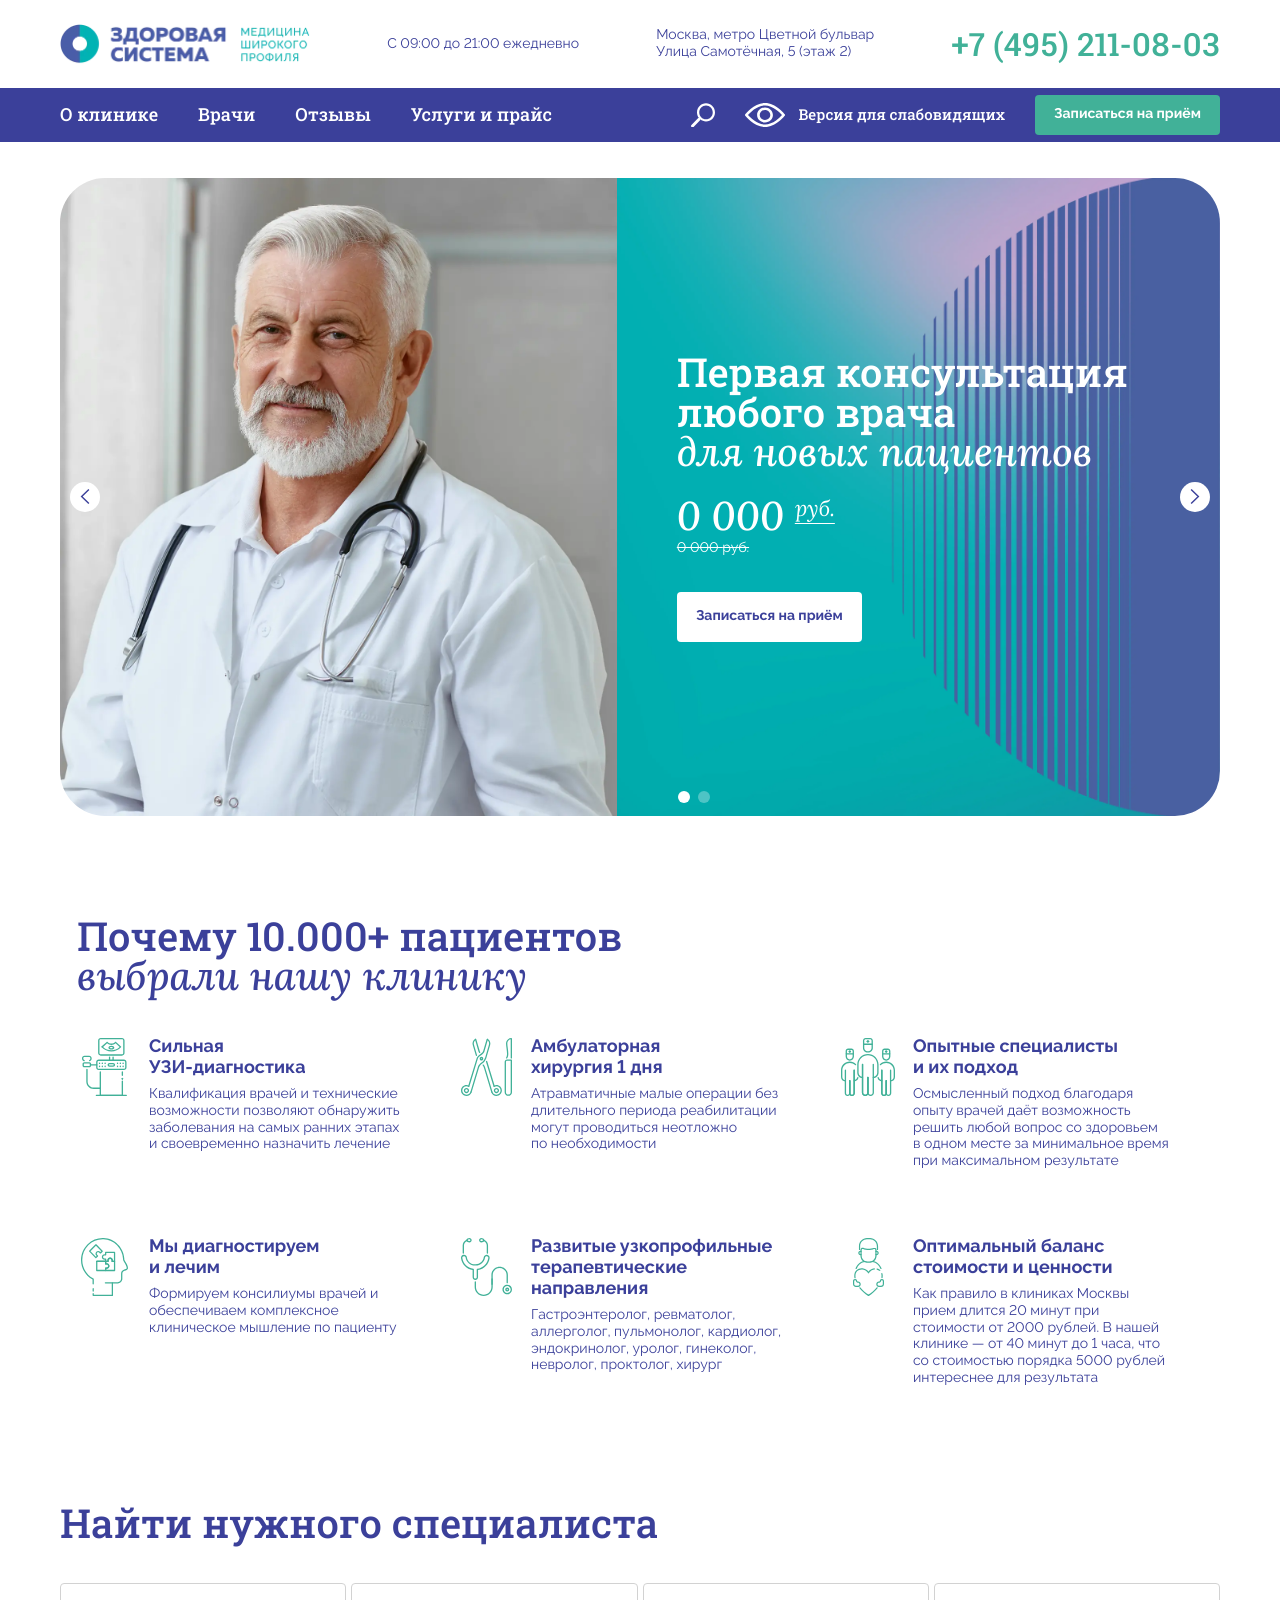
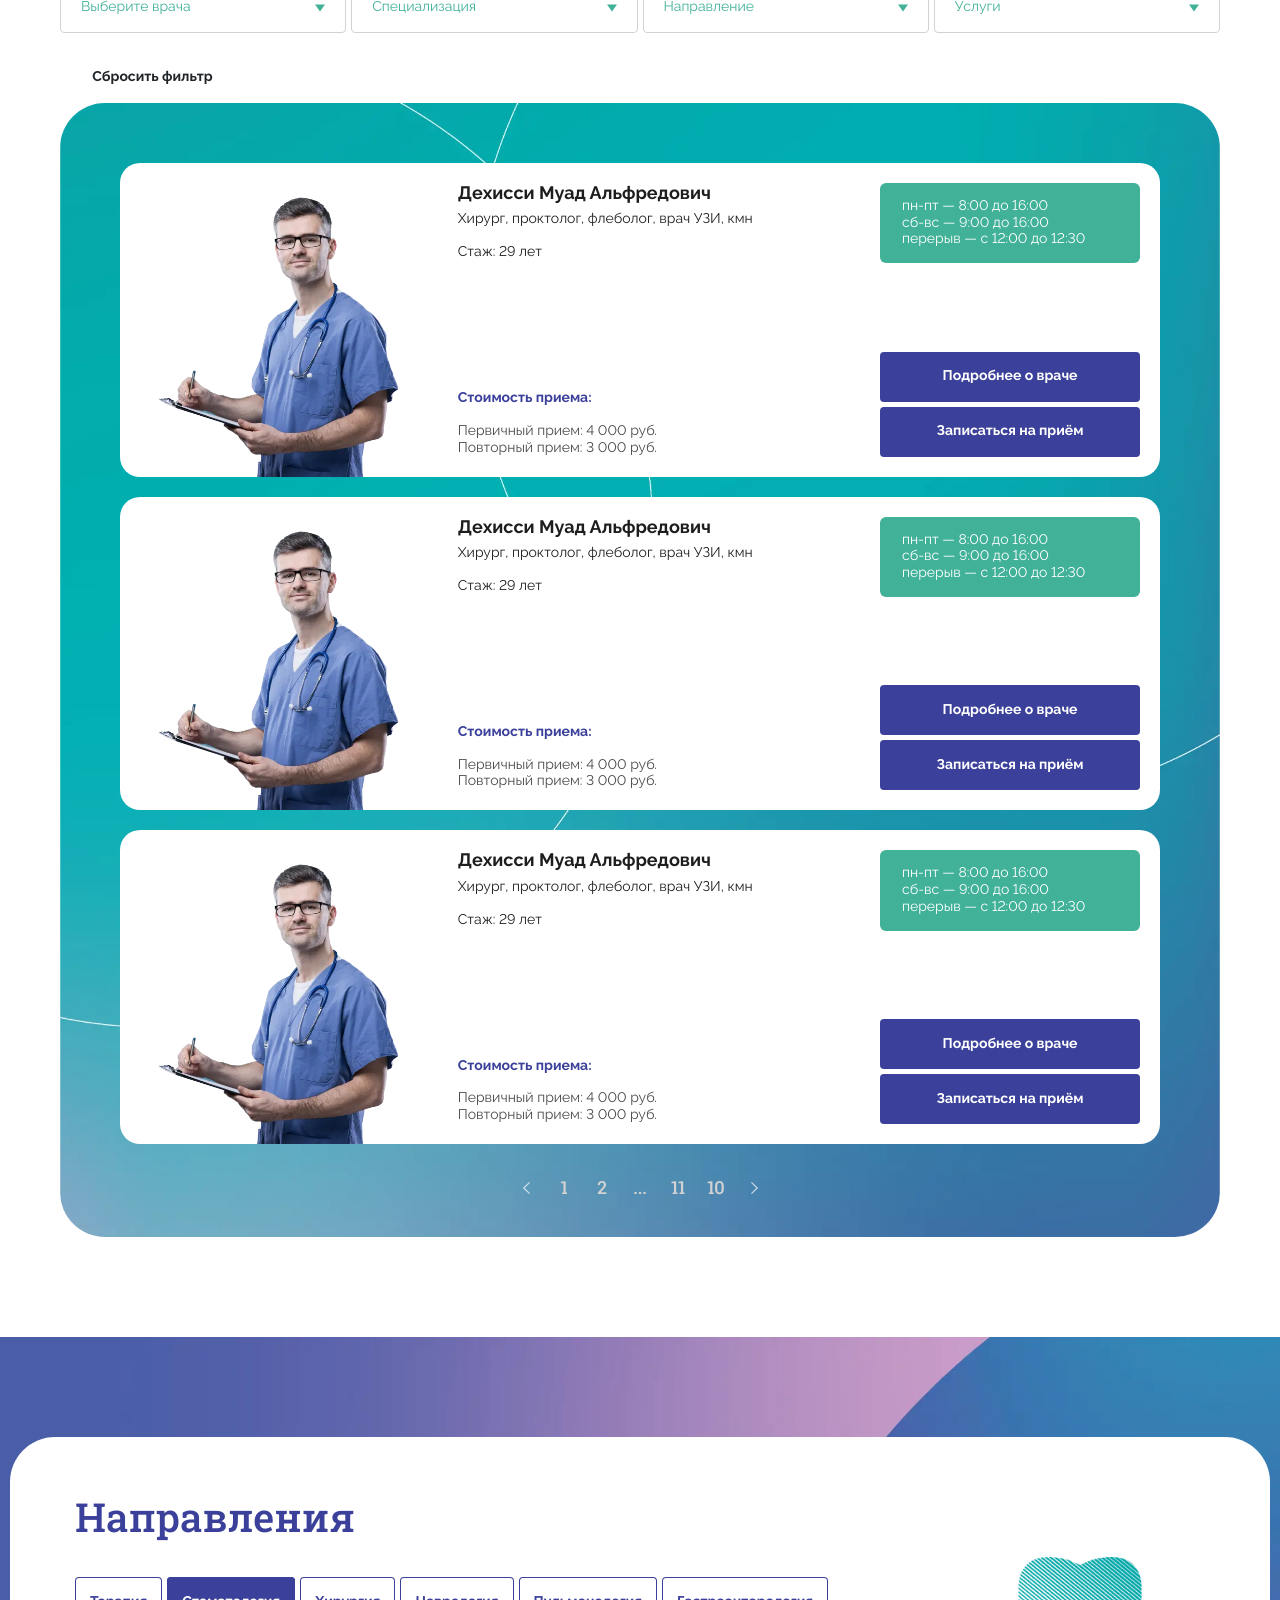
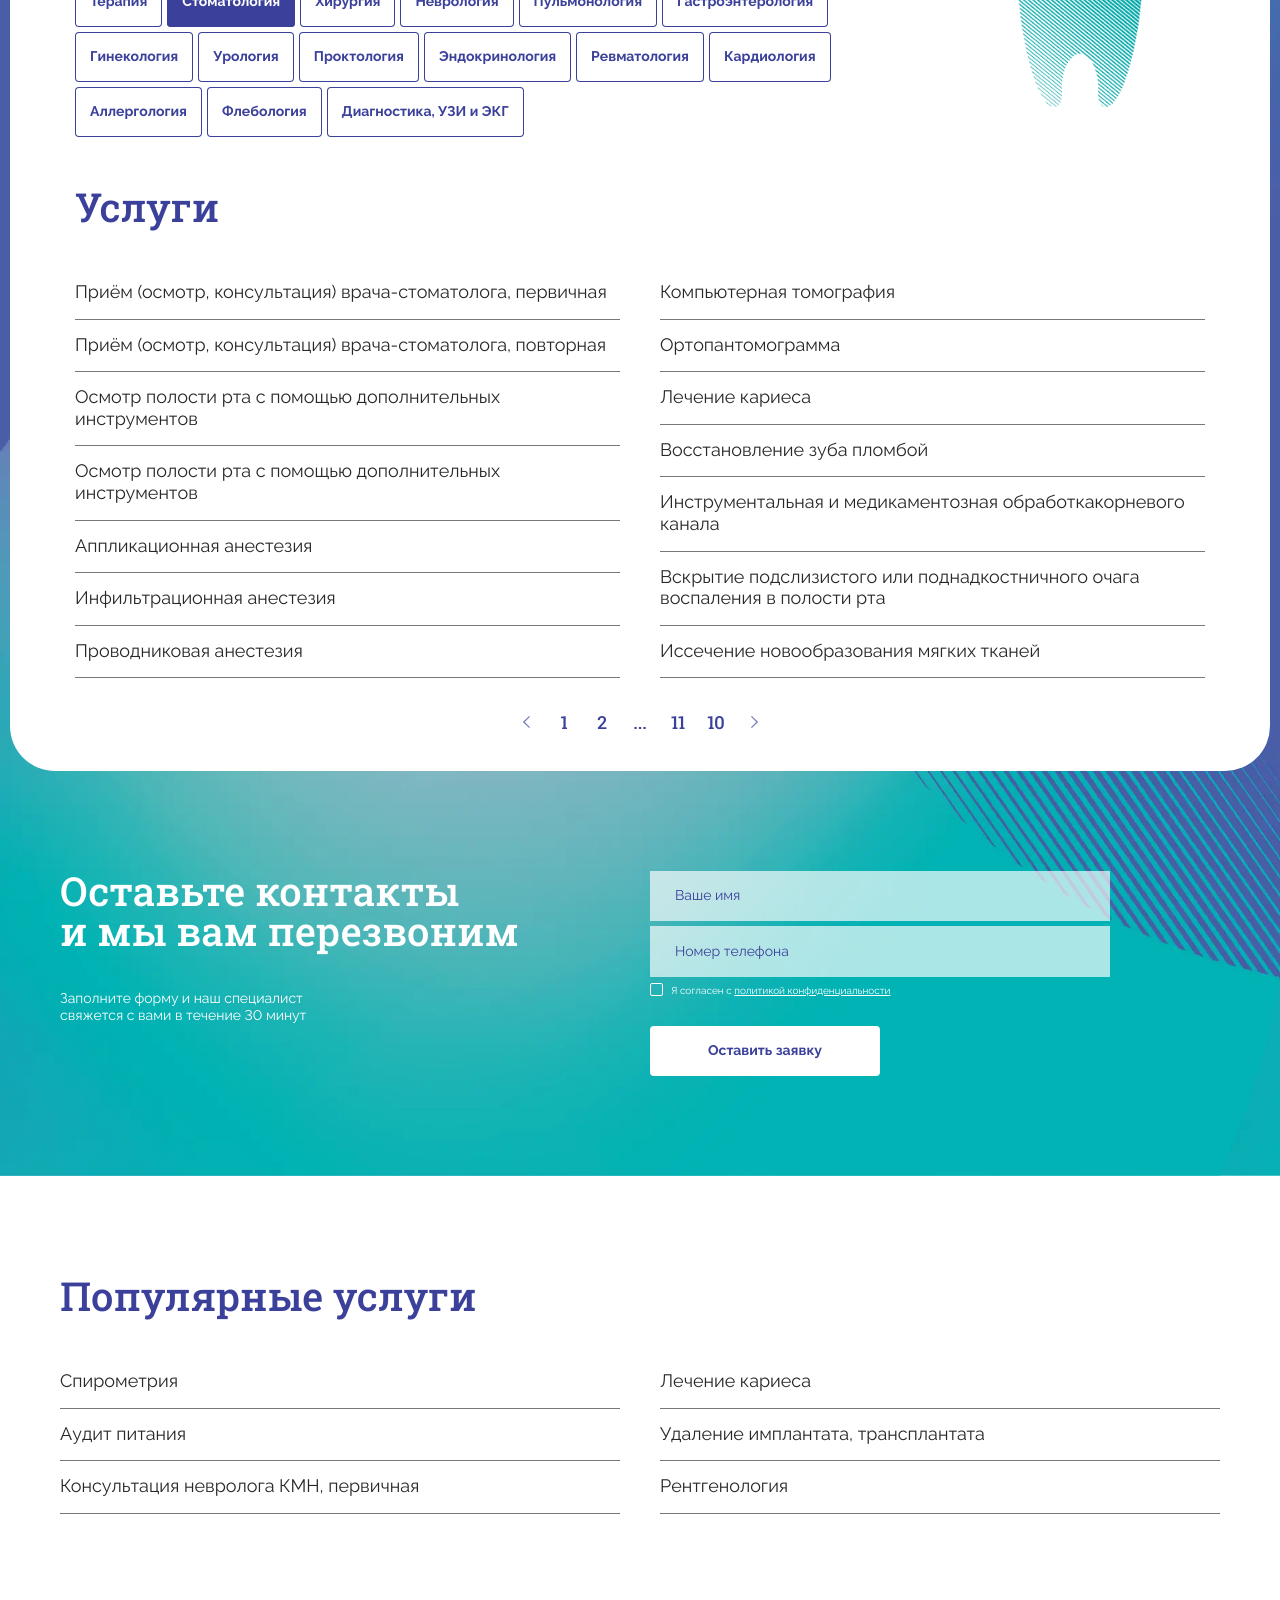
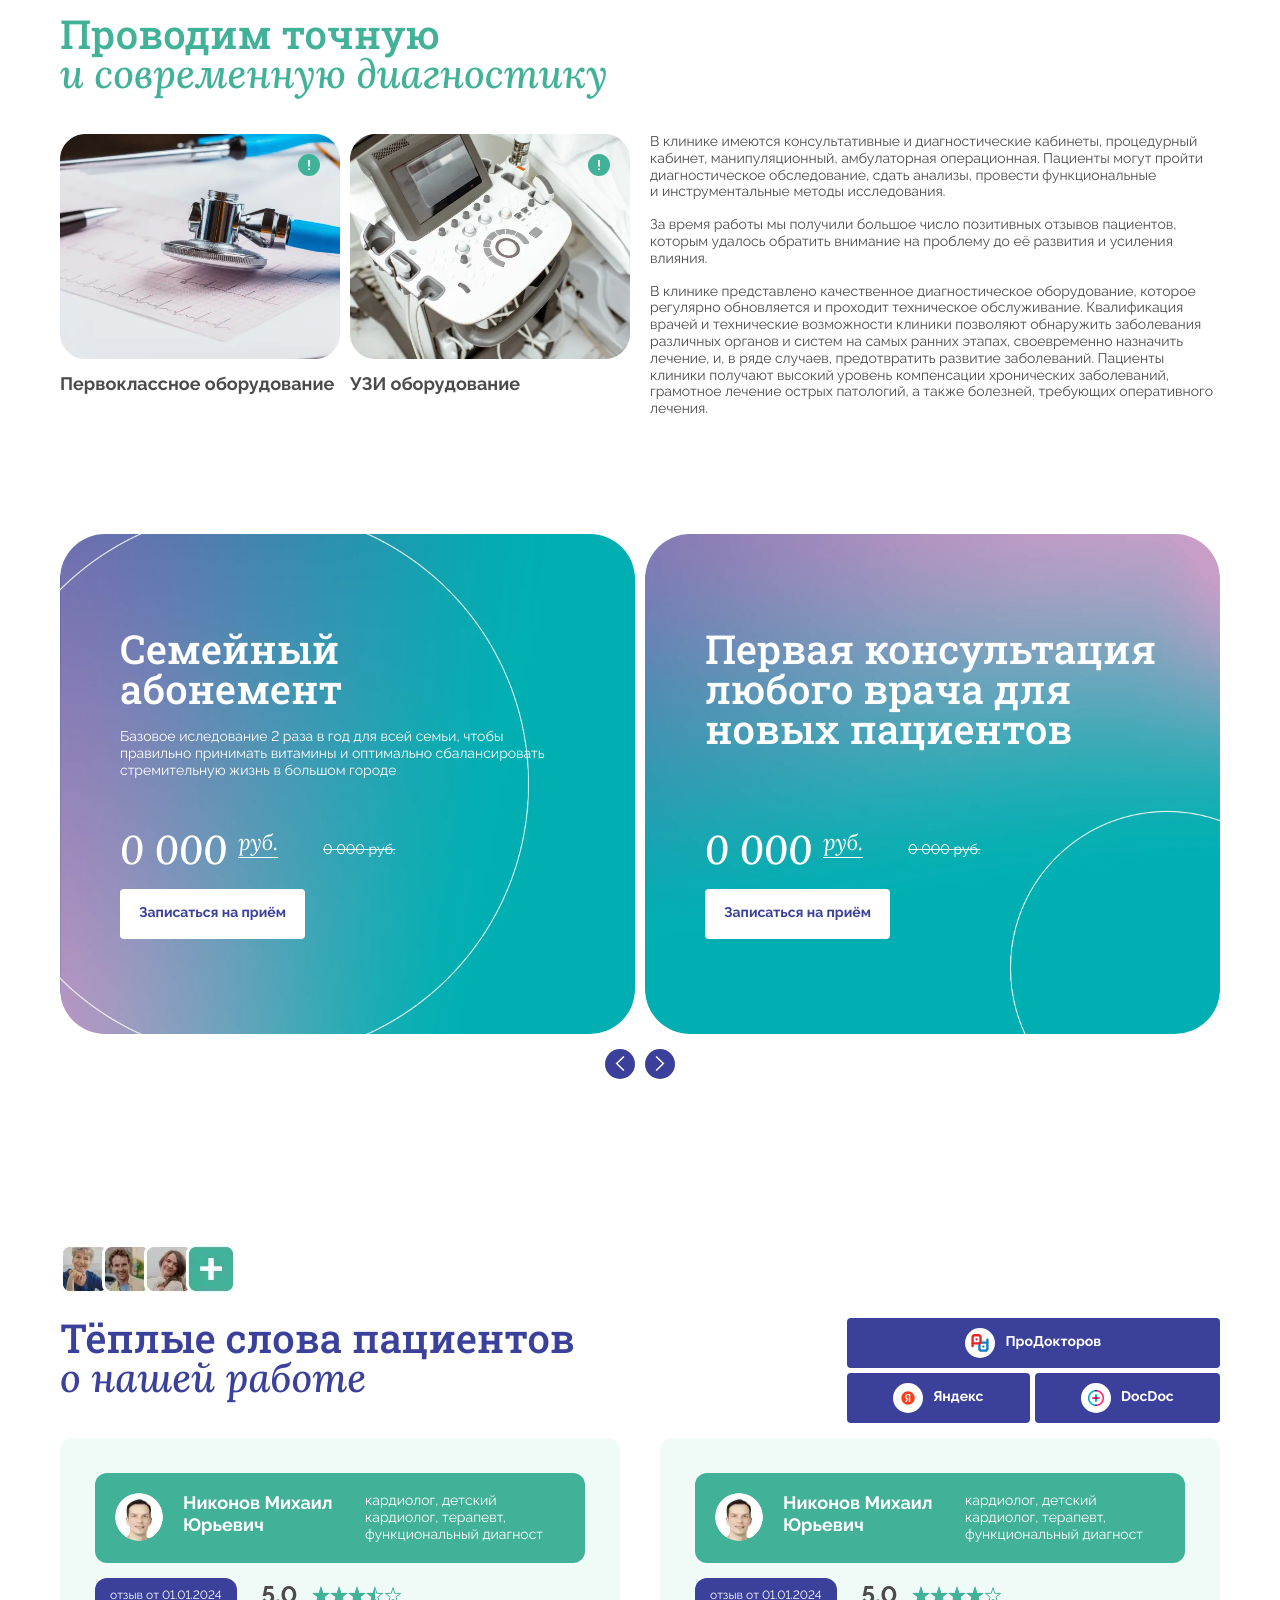
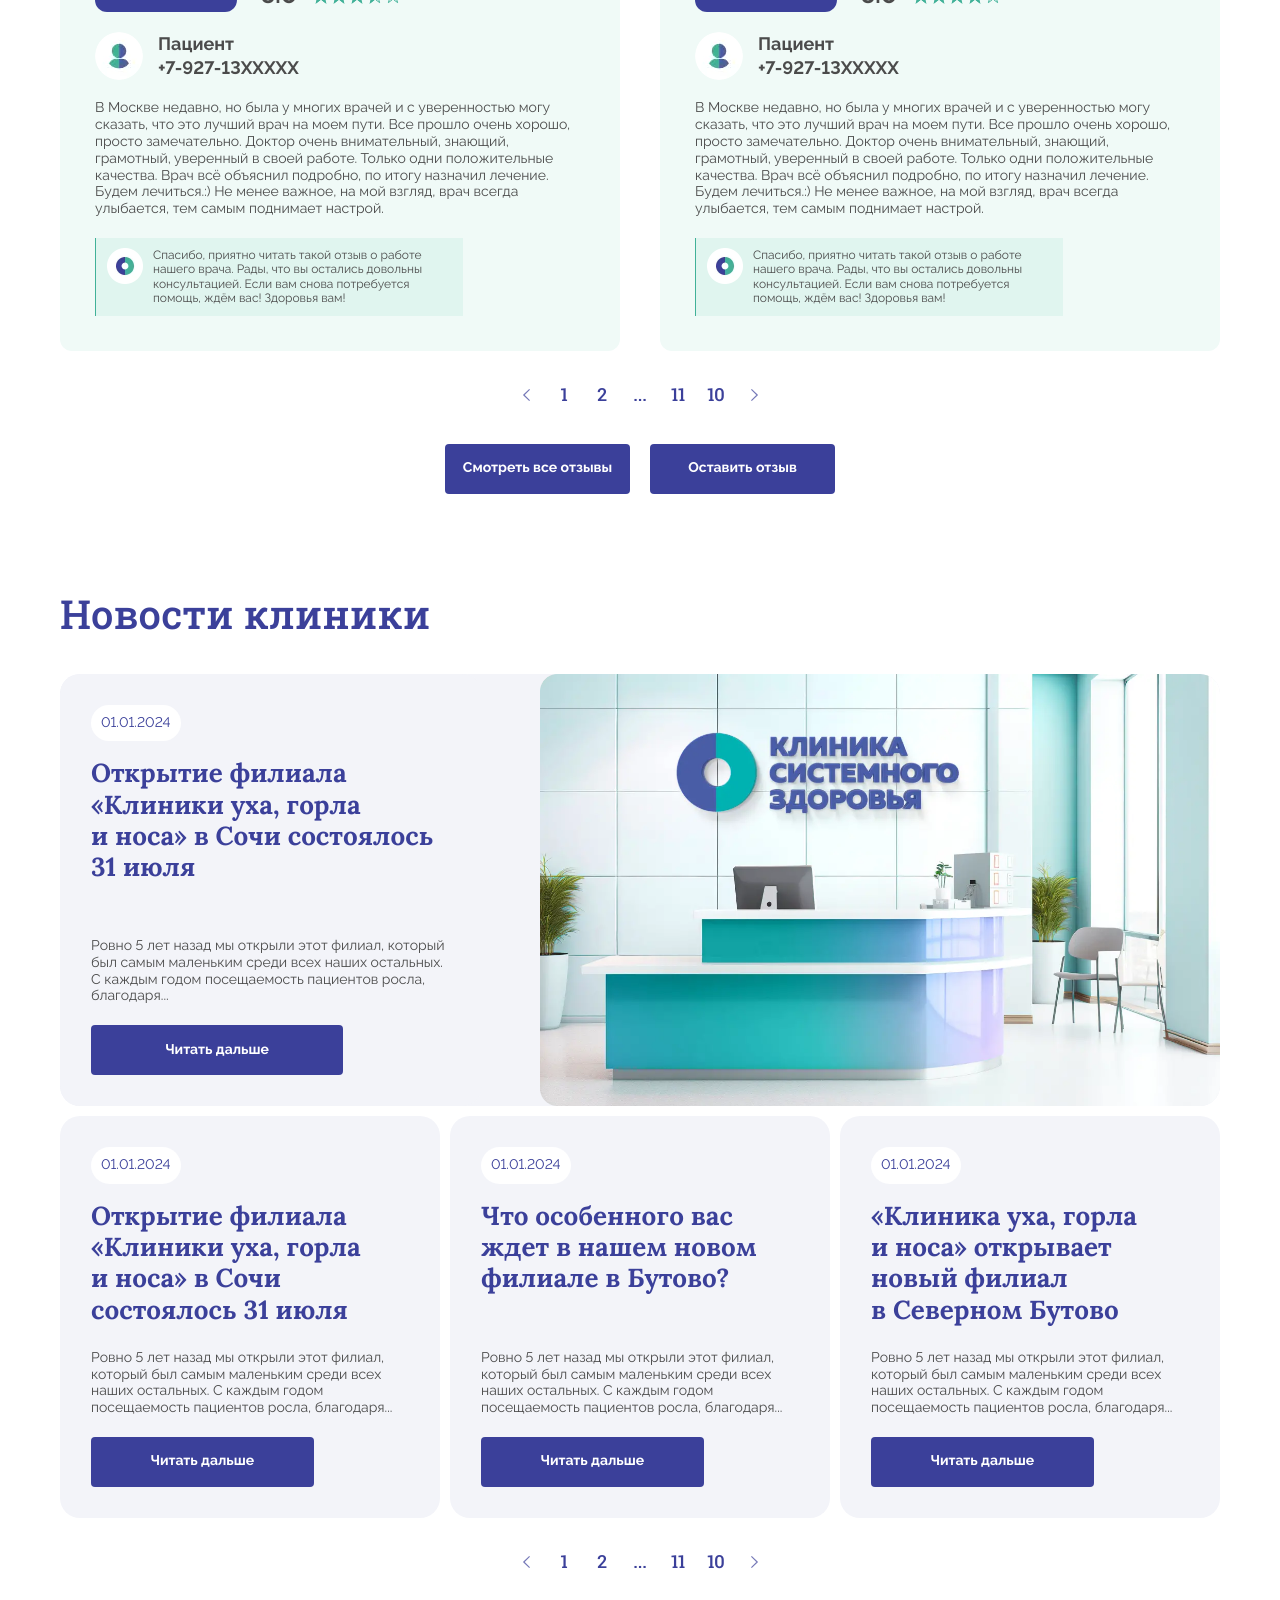
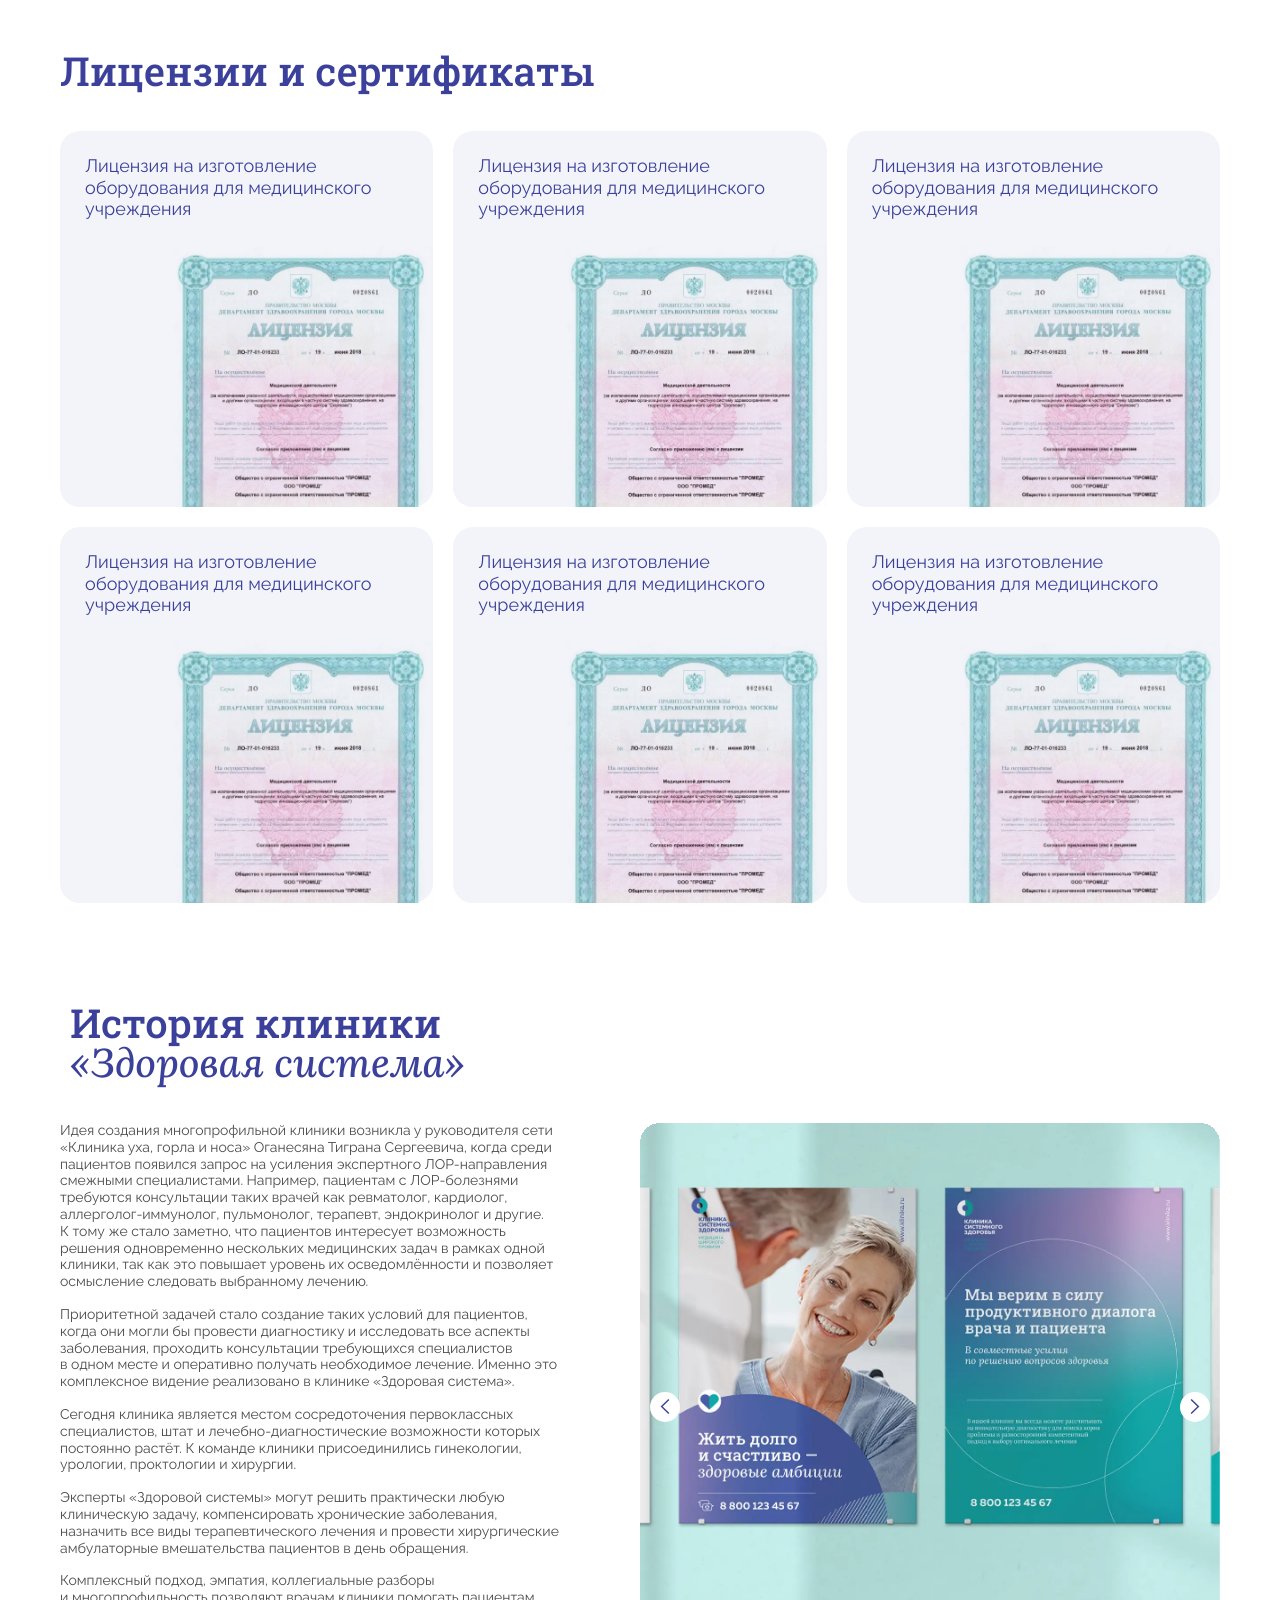
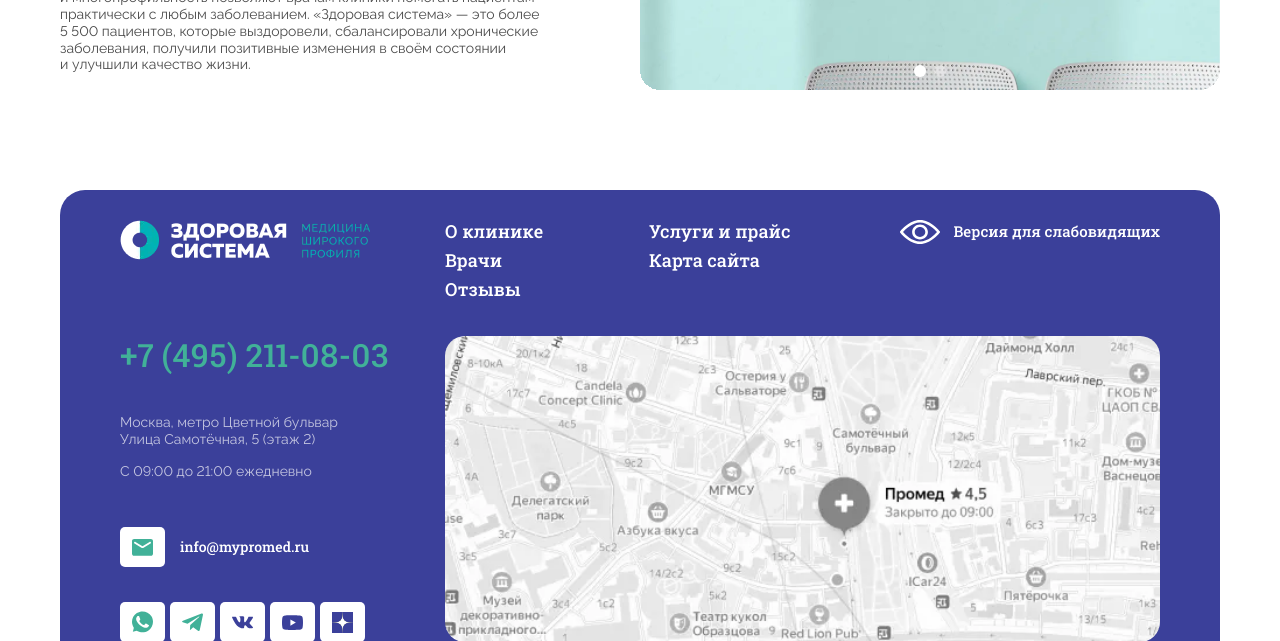
<file: index.html>
<!DOCTYPE html>
<html lang="ru" class="">
<head>
	<meta charset="UTF-8">
	<meta http-equiv="X-UA-Compatible" content="IE=edge">
	<meta name="viewport" content="width=device-width, initial-scale=1.0">
	<meta name="color-scheme" content="only light">
	<title>Здоровая система</title>

	<link rel="stylesheet" href="css/bootstrap523.min.css" />
	<link rel="stylesheet" href="css/custom-select.css" />
	<link rel="stylesheet" href="css/style.css" />
	
</head>
<body>
	<div class="body-inner">
		
		<header class="headerMain" id="headerMain">
	<div class="wrapperDefault">
		<div class="headerMain-inner">
			<div class="headerMain-logo" >
				<span class="logo"><img src="img/logo.webp" alt=""></span>
			</div>
			<div class="headerMain-time">
				С 09:00 до 21:00 ежедневно
			</div>
			<div class="headerMain-address">
				Москва, метро Цветной бульвар <br />
				Улица Самотёчная, 5 (этаж 2)
			</div>
			<div class="headerMain-phone">
				<a href="tel:+74952110803">+7 (495) 211-08-03</a>
			</div>
			<div class="btn headerMain-blind blindVersion-link visibleFor-impaired">
				<div class="headerMain-blind-txt blindVersion-txt">
					Обычная версия
				</div>
			</div>
		</div>
	</div>
	<div class="headerMain-menuLine-intersection visibleFor-normal"></div>
	<div class="headerMain-menuLine-outer">

		<div class="headerMain-menuLine">
			<div class="wrapperDefault">
				<div class="headerMain-menuLine-inner">
					<div class="headerMain-menuMobile">
						<nav class="headerMain-menu">
							<a href="">О клинике</a>
							<a href="">Врачи</a>
							<a href="">Отзывы</a>
							<a href="">Услуги и прайс</a>
						</nav>
					</div>
					<div class="headerMain-blind blindVersion-link visibleFor-normal">
						<div class="headerMain-blind-ico blindVersion-ico impaired-skip"></div>
						<div class="headerMain-blind-txt blindVersion-txt visibleFor-normal">
							Версия для слабовидящих
						</div>
						<div class="headerMain-blind-txt blindVersion-txt visibleFor-impaired">
							Обычная версия
						</div>
					</div>
					<div class="headerMain-search">
						<button type="button" class="headerMain-search-ico impaired-skip" value="Поиск"></button>
						<button type="button" class="headerMain-search-close impaired-skip" value="Закрыть поиск"></button>
						<div class="headerMain-search-cont">
							<div class="headerMain-search-field">
								<input type="text" placeholder="Найти..." />
							</div>
							<ul class="headerMain-search-result">
								<li><a href="" class="headerMain-search-result-link">Консультация врача Константинова Константина Контстантиновича</a>
									<span class="headerMain-search-result-dir">Услуга</span>
								</li>
								<li><a href="" class="headerMain-search-result-link">Консультация врача</a>
									<span class="headerMain-search-result-dir">Врач</span>
								</li>
								<li><a href="" class="headerMain-search-result-link">Консультация врача</a>
									<span class="headerMain-search-result-dir">Врач</span>
								</li>
								<li><a href="" class="headerMain-search-result-link">Консультация врача</a>
									<span class="headerMain-search-result-dir">Врач</span>
								</li>
								<li><a href="" class="headerMain-search-result-link">Консультация врача</a>
									<span class="headerMain-search-result-dir">Врач</span>
								</li>
							</ul>
	
						</div>
					</div>				
					<button type="button" class="btn btn-green headerMain-signup"><span class="btn-txt" data-bs-toggle="modal" data-bs-target="#modal-contact">Записаться на приём</span></button>
					<button type="button" class="headerMain-burger impaired-skip" value="Мобильное меню"></button>
				</div>
			</div>
		</div>
	</div>
	<div class="headerMain-assistPnl-intersection visibleFor-impaired"></div>
	<div class="headerMain-assistPnl-outer visibleFor-impaired">
		<div class="headerMain-assistPnl">
			<div class="wrapperDefault">
				<div class="assistPnl">
					<div class="assistPnl-btnGoto">
						<button type="button" onclick="document.getElementById('headerMain').scrollIntoView({behavior:'smooth'})" type="button" class="btn btn-white btn-onWhite btn-color-black"><span class="btn-txt">К содержанию</span></button>
					</div>
					<div class="assistPnl-font">
						<div class="btn-group-title assistPnl-font-title">Шрифт</div>
						<div class="btn-group select-fontSize">
							<button type="button" class="select-fontSize-normal fs-14 active" data-size="16" data-namesize="normal" data-index="1" title="Размер шрифта нормальный">A</button>
							<button type="button" class="select-fontSize-medium fs-22" data-size="20" data-namesize="medium" data-index="2" title="Размер шрифта увеличенный">A</button>
							<button type="button" class="select-fontSize-large fs-30" data-size="24" data-namesize="large" data-index="3" title="Размер шрифта большой">A</button>
						</div>
					</div>
					<div class="assistPnl-color">				
						<div class="btn-group-title assistPnl-font-title">Цвет</div>
						<div class="btn-group select-colorScheme">
							<button type="button" class="select-color-c1 active" data-index="1" data-scheme="blackOnWhite" title="Цветовая схема №1" style="color:#000 !important">Ц</button>
							<button type="button" class="select-color-c2" data-index="2" data-scheme="whiteOnBlack" title="Цветовая схема №2" style="color:#fff !important">Ц</button>
							<button type="button" class="select-color-c3" data-index="3" data-scheme="blueOnBlue" title="Цветовая схема №3" style="color:#2E6091 !important">Ц</button>
							<button type="button" class="select-color-c4" data-index="4" data-scheme="grayOnSand" title="Цветовая схема №4" style="color:#626261 !important">Ц</button>
							<button type="button" class="select-color-c5" data-index="5" data-scheme="limeOnBrown" title="Цветовая схема №5" style="color:#9CDC4B !important">Ц</button>
						</div>
					</div>
					<div class="assistPnl-player">				
						<div class="btn-group player-mode">
							<button type="button" class="player-mode-all" title="Озвучить всё">Озвучить всё</button>
							<button type="button" class="player-mode-play" title="пуск"></button>
							<button type="button" class="player-mode-pause" title="пауза"></button>
							<button type="button" class="player-mode-stop" title="стоп"></button>
						</div>
					</div>
				</div>
			</div>
		</div>
	</div>
</header>

		<!-- <nav class="breadcrumb">
			<a href="/">Главная</a>
			<a href="">Обратная связь</a>
			<span>Отзывы и предложения</span>
		</nav>		 -->
		
		<section class="section-wrapper section-top">
			<div class="wrapperDefault">
				<div class="bannerText-swiper swiper-oneScreen swiper-container" init="false">
					<div class="swiper-wrapper">
						<div class="swiper-slide">
							<div class="bannerText">
								<div class="bannerText-photo">
									<img src="img/medic-1.webp" alt="" />
								</div>
								<div class="bannerText-content bg-5">
									<div class="getAppointment-item">
										<div class="getAppointment-item-inner">
											<div class="getAppointment-title h1">
												Первая консультация любого врача 
												<div class="subTitle-h1 c-white">для новых пациентов</div>
											</div>
											<div class="getAppointment-intro">
											</div>
											<div class="getAppointment-price flex-column align-items-start">
												<div class="getAppointment-price-curr">0 000 <span class="rub">руб.</span></div>
												<div class="getAppointment-price-old">0 000 <span class="rub">руб.</span></div>
											</div>
											<a href="" class="btn btn-white getAppointment-btn"><span class="lnk-txt">Записаться на приём</span></a>
										</div>
									</div>
								</div>
							</div>
						</div>
						<div class="swiper-slide">
							<div class="bannerText">
								<div class="bannerText-photo">
									<img src="img/medic-2.webp" alt="" />
								</div>
								<div class="bannerText-content bg-5">
									<div class="getAppointment-item">
										<div class="getAppointment-item-inner">
											<div class="getAppointment-title h1">
												Первая консультация любого врача 
												<div class="subTitle-h1 c-white">для новых пациентов</div>
											</div>
											<div class="getAppointment-intro">
											</div>
											<div class="getAppointment-price flex-column align-items-start">
												<div class="getAppointment-price-curr">0 000 <span class="rub">руб.</span></div>
												<div class="getAppointment-price-old">0 000 <span class="rub">руб.</span></div>
											</div>
											<a href="" class="btn btn-white getAppointment-btn"><span class="lnk-txt">Записаться на приём</span></a>
										</div>
									</div>
								</div>
							</div>
						</div>
					</div>
					<div class="swiper-pagination-dots"></div>
					<div class="swiper-button-prev"></div>
					<div class="swiper-button-next"></div>
				</div>
			</div>
		</section>

		<section class="section-wrapper section-whychoose">			
			<div class="wrapperDefault">
				<div class="h1">
					Почему 10.000+ пациентов
					<div class="subTitle-h1">выбрали нашу клинику</div>
				</div>
				<div class="row section-whychoose-inner">
					<div class="col-12 col-md-6 col-lg-4">
						<div class="whychoose-item">
							<div class="whychoose-title h4">
								Сильная <br /> УЗИ-диагностика
							</div>
							<div class="whychoose-intro">
								<p>
									Квалификация врачей и&nbsp;технические возможности позволяют обнаружить заболевания
									на&nbsp;самых ранних этапах и&nbsp;своевременно назначить лечение
								</p>
							</div>
							<div class="whychoose-img">
								<img src="img/why-1.svg" width="45" alt="Сильная УЗИ-диагностика" />
							</div>
						</div>
					</div>
					<div class="col-12 col-md-6 col-lg-4">
						<div class="whychoose-item">
							<div class="whychoose-title h4">
								Амбулаторная <br /> хирургия 1&nbsp;дня
							</div>
							<div class="whychoose-intro">
								<p>
									Атравматичные малые операции без длительного периода реабилитации могут проводиться
									неотложно по&nbsp;необходимости
								</p>
							</div>
							<div class="whychoose-img">
								<img src="img/why-2.svg" width="51" alt="Сильная УЗИ-диагностика" />
							</div>
						</div>
					</div>
					<div class="col-12 col-md-6 col-lg-4">
						<div class="whychoose-item">
							<div class="whychoose-title h4">
								Опытные специалисты и&nbsp;их&nbsp;подход
							</div>
							<div class="whychoose-intro">
								<p>
									Осмысленный подход благодаря опыту врачей даёт возможность решить любой вопрос
									со&nbsp;здоровьем в&nbsp;одном месте за&nbsp;минимальное время при максимальном результате
								</p>
							</div>
							<div class="whychoose-img">
								<img src="img/why-3.svg" width="54" alt="Сильная УЗИ-диагностика" />
							</div>
						</div>
					</div>
		
					<div class="col-12 col-md-6 col-lg-4">
						<div class="whychoose-item">
							<div class="whychoose-title h4">
								Мы&nbsp;диагностируем <br /> и&nbsp;лечим
							</div>
							<div class="whychoose-intro">
								<p>
									Формируем консилиумы врачей и обеспечиваем комплексное клиническое мышление по пациенту
								</p>
							</div>
							<div class="whychoose-img">
								<img src="img/why-4.svg" width="47" alt="Сильная УЗИ-диагностика" />
							</div>
						</div>
					</div>
					<div class="col-12 col-md-6 col-lg-4">
						<div class="whychoose-item">
							<div class="whychoose-title h4">
								Развитые узкопрофильные терапевтические направления
							</div>
							<div class="whychoose-intro">
								<p>
									Гастроэнтеролог, ревматолог, аллерголог, пульмонолог, кардиолог, эндокринолог, уролог,
									гинеколог, невролог, проктолог, хирург
								</p>
							</div>
							<div class="whychoose-img">
								<img src="img/why-5.svg" width="51" alt="Сильная УЗИ-диагностика" />
							</div>
						</div>
					</div>
					<div class="col-12 col-md-6 col-lg-4">
						<div class="whychoose-item">
							<div class="whychoose-title h4">
								Оптимальный баланс стоимости и&nbsp;ценности
							</div>
							<div class="whychoose-intro">
								<p>
									Как правило в&nbsp;клиниках Москвы прием длится 20&nbsp;минут при стоимости
									от&nbsp;2000&nbsp;рублей. В&nbsp;нашей клинике&nbsp;&mdash; от&nbsp;40&nbsp;минут
									до&nbsp;1&nbsp;часа, что со&nbsp;стоимостью порядка 5000 рублей интереснее для результата
								</p>
							</div>
							<div class="whychoose-img">
								<img src="img/why-6.svg" width="31" alt="Сильная УЗИ-диагностика" />
							</div>
						</div>
					</div>
				</div>
		</section>

		<section class="section-wrapper section-findmedic">
			<div class="wrapperDefault filter-wrapper gutters-extend">
				<div class="h1">Найти нужного специалиста</div>				
				<div class="filter">
					<div class="filter-item">
						<select class="custom-select">
							<option value="1" selected>Выберите врача</option>
							<option value="2">Арутюнянц Арсен Гамлетович</option>
							<option value="3">Бабасян Лилит Левоновна</option>
							<option value="4">Биндасова Ольга Ваноевна</option>
							<option value="5">Бобылева Виктория Николаевна</option>
							<option value="6">Буков Павел Александрович</option>
							<option value="7">Булгакова Марина Евгеньевна</option>
							<option value="8">Гилязова Алсу Вильямовна</option>
							<option value="9">Давидов Натан Рашбилович</option>
							<option value="10">Дехисси-Гольбрехт Муад Альфредович</option>
							<option value="11">Никонов Михаил Юрьевич</option>
							<option value="12">Огнева Елена Владимировна</option>
							<option value="13">Севастьянова Наталья Владимировна</option>
							<option value="14">Селиванова Анна Владимировна</option>
							<option value="15">Тардов Михаил Владимирович</option>
							<option value="16">Яковчиц Александр Олегович</option>
						</select>
					</div>
					<div class="filter-item">
						<select class="custom-select">
							<option value="1" selected>Специализация</option>							
							<option value="2">Анестезиолог</option>
							<option value="3">Кардиолог</option>
							<option value="4">Дерматолог</option>
							<option value="5">Эндокринолог</option>
							<option value="6">Семейный врач</option>
							<option value="7">Гастроэнтеролог</option>
							<option value="8">Лор (Отоларинголог)</option>
							<option value="9">Невролог</option>
							<option value="10">Ортопед</option>
							<option value="11">Остеопат</option>
							<option value="12">Патологоанатом</option>
							<option value="13">Рентгенолог</option>
							<option value="14">Хирург</option>
							<option value="15">Уролог</option>
						</select>
					</div>
					<div class="filter-item">
						<select class="custom-select">
							<option value="1" selected>Направление</option>
							<option value="2">Терапия</option>
							<option value="3">Стоматология</option>
							<option value="4">Хирургия</option>
							<option value="5">Неврология</option>
							<option value="6">Пульмонология</option>
							<option value="7">Гастроэнтерология</option>
							<option value="8">Гинекология</option>
							<option value="9">Урология</option>
							<option value="10">Проктология</option>
							<option value="11">Эндокринология</option>
							<option value="12">Ревматология</option>
							<option value="13">Кардиология</option>
							<option value="14">Аллергология</option>
							<option value="15">Флебология</option>
							<option value="16">Диагностика, УЗИ и ЭКГ</option>
						</select>
					</div>
					<div class="filter-item">
						<select class="custom-select">
							<option value="1" selected>Услуги</option>							
							<option value="2">Консультация колопроктолога первичная (консультация+пальцевое исследование+назначение лечения)</option>
							<option value="3">Консультация колопроктолога (повторная)</option>
							<option value="4">Аноскопия</option>
							<option value="5">Склерозирование одного геморроидального узла</option>
							<option value="6">Параанальная блокада</option>
							<option value="7">Вскрытие и дренирование подкожно-подслизистого парапроктита</option>
							<option value="8">Компьютерная томография</option>
							<option value="9">Вскрытие нагноившейся кисты копчика</option>
							<option value="10">Удаление инородных тел из прямой кишки</option>
							<option value="11">Иссечение остроконечных кондилом перианальной области</option>
							<option value="12">Иссечение хронической анальной трещины под местной анестезия</option>
							<option value="13">Иссечение кисты копчика лазером/ сургидроном.</option>
							<option value="14">Перевязка ран промежности</option>
							<option value="15">Консультация хирурга</option>
							<option value="16">Повторная консультация хиругия</option>
							<option value="17">Консультация флеболога первичная</option>
							<option value="18">Консультация флеболога повторная</option>
							<option value="19">Склеротерапия 1 категория</option>
							<option value="20">Склеротерапия 2 категория</option>
							<option value="21">Склеротерапия 3 категория</option>
							<option value="22">Склеротерапия под Узи контролем</option>
							<option value="23">Лазерное удаление геморройдальных узлов с прибыванием в стационаре 1–2 дня (первая категория)</option>
							<option value="24">Лазерное удаление геморройдальных узлов с прибыванием в стационаре 1–2 дня (первая категория)</option>
							<option value="25">Лазерное удаление геморройдальных узлов с прибыванием в стационаре 1–2 дня (вторая категория)</option>
							<option value="26">Лазерное удаление геморройдальных узлов с прибыванием в стационаре 1–2 дня (третья категория)</option>
							<option value="27">Лазерная абляция и иссчение трещины анального канала</option>
							<option value="28">Лазерное удаление параректального свища</option>
							<option value="29">Лазерное удаление свища прямой кишки</option>
							<option value="30">УЗИ брюшной полости</option>
							<option value="41">УЗИ малого таза</option>
							<option value="42">УЗИ почек и мочевого пузыря</option>
							<option value="43">УЗИ молочных желез</option>
							<option value="44">УЗИ щитовидной железы</option>
							<option value="45">УЗИ почек</option>
							<option value="46">УЗИ почек и надпочечников</option>
							<option value="47">УЗИ почек и надпочечников</option>
							<option value="48">УЗИ ОБП (органов брюшной области) – печень, жёлчный пузырь, поджелудочная железа, селезёнка</option>
							<option value="49">УЗДГ артерий нижних конечностей</option>
							<option value="50">УЗДГ артериовенозной фистулы (АВФ)</option>
							<option value="51">УЗДГ вен нижних конечностей</option>
							<option value="52">УЗДГ внутрипочечных артерий</option>
							<option value="53">УЗДГ магистральных сосудов шеи (МАГ,БЦА)</option>
							<option value="54">УЗИ лимфоузлов (одна зона)</option>
							<option value="55">УЗИ забрюшинных лимфоузлов</option>
							<option value="56">УЗИ передней брюшной стенки</option>
							<option value="57">УЗИ сосудов брюшной полости</option>
							<option value="58">УЗИ шейной части пищевода</option>
							<option value="59">УЗИ надпочечников</option>
							<option value="60">УЗИ спинномозгового канала</option>
							<option value="61">Ангиосканирование орбиты (2 глаза)</option>
							<option value="62">УЗИ лёгких (по показаниям, согласовать с врачом УЗД)</option>
							<option value="63">УЗИ плевральной полости</option>
							<option value="64">УЗИ вилочковой железы</option>
							<option value="65">Определение сердцебиения у плода</option>
							<option value="66">УЗИ пахового канала</option>
							<option value="67">УЗИ брюшной полости (печень, жёлчный пузырь, поджелудочная железа, селезёнка) и забрюшинного пространства</option>
							<option value="68">УЗИ брюшной аорты</option>
							<option value="69">УЗДГ вен верхних конечностей</option>
							<option value="70">УЗДГ артерий верхних конечностей</option>
							<option value="71">УЗДГ подвздошных сосудов</option>
						</select>
					</div>
				</div>
				<div class="filter-reset">
					<button type="button" class="btn btn-resetFilter"><span class="btn-txt">Сбросить фильтр</span></button>
				</div>
			</div>
			<div class="wrapperDefault filterResult-wrapper">
				<div class="filterResult">
					<div class="filterResult-item">
						<div class="filterResult-item-img">
							<picture>
								<source media="(min-width:768px)" srcset="img/temp-medic-1.webp 1x">
								<img src="img/temp-medic-2.webp" alt="">
							</picture>
						</div>
						<div class="filterResult-item-details">
							<div class="filterResult-item-details-header">
								<div class="filterResult-item-title">Дехисси Муад Альфредович</div>
								<p>Хирург, проктолог, флеболог, врач УЗИ, кмн</p>
								<p>Стаж: 29 лет</p>
							</div>
							<div class="filterResult-item-details-footer">
								<p class="fw-700 c-blue">Стоимость приема:</p>
								<div>Первичный прием: 4 000 руб.</div>
								<div>Повторный прием: 3 000 руб.</div>
							</div>
						</div>
						<div class="filterResult-item-schedule">
							<div><time>пн-пт&nbsp;&mdash; 8:00 до&nbsp;16:00</time></div>
							<div><time>сб-вс&nbsp;&mdash; 9:00 до&nbsp;16:00</time></div>
							<div>перерыв&nbsp;&mdash; <time>с&nbsp;12:00 до&nbsp;12:30</time></div>
						</div>
						<div class="filterResult-item-btns">
							<a href="" class="btn btn-blue w-100"><span class="btn-txt">Подробнее о враче</span></a>
							<button class="btn btn-blue w-100" type="button"><span class="btn-txt">Записаться на приём</span></button>
						</div>
					</div>
					<div class="filterResult-item d-none d-md-grid">
						<div class="filterResult-item-img">
							<picture>
								<source media="(min-width:768px)" srcset="img/temp-medic-1.webp 1x">
								<img src="img/temp-medic-2.webp" alt="">
							</picture>
						</div>
						<div class="filterResult-item-details">
							<div class="filterResult-item-details-header">
								<div class="filterResult-item-title">Дехисси Муад Альфредович</div>
								<p>Хирург, проктолог, флеболог, врач УЗИ, кмн</p>
								<p>Стаж: 29 лет</p>
							</div>
							<div class="filterResult-item-details-footer">
								<p class="fw-700 c-blue">Стоимость приема:</p>
								<div>Первичный прием: 4 000 руб.</div>
								<div>Повторный прием: 3 000 руб.</div>
							</div>
						</div>
						<div class="filterResult-item-schedule">
							<div><time>пн-пт&nbsp;&mdash; 8:00 до&nbsp;16:00</time></div>
							<div><time>сб-вс&nbsp;&mdash; 9:00 до&nbsp;16:00</time></div>
							<div>перерыв&nbsp;&mdash; <time>с&nbsp;12:00 до&nbsp;12:30</time></div>
						</div>
						<div class="filterResult-item-btns">
							<a href="" class="btn btn-blue w-100"><span class="btn-txt">Подробнее о враче</span></a>
							<button class="btn btn-blue w-100" type="button"><span class="btn-txt">Записаться на приём</span></button>
						</div>
					</div>
					<div class="filterResult-item d-none d-md-grid">
						<div class="filterResult-item-img">
							<picture>
								<source media="(min-width:768px)" srcset="img/temp-medic-1.webp 1x">
								<img src="img/temp-medic-2.webp" alt="">
							</picture>
						</div>
						<div class="filterResult-item-details">
							<div class="filterResult-item-details-header">
								<div class="filterResult-item-title">Дехисси Муад Альфредович</div>
								<p>Хирург, проктолог, флеболог, врач УЗИ, кмн</p>
								<p>Стаж: 29 лет</p>
							</div>
							<div class="filterResult-item-details-footer">
								<p class="fw-700 c-blue">Стоимость приема:</p>
								<div>Первичный прием: 4 000 руб.</div>
								<div>Повторный прием: 3 000 руб.</div>
							</div>
						</div>
						<div class="filterResult-item-schedule">
							<div><time>пн-пт&nbsp;&mdash; 8:00 до&nbsp;16:00</time></div>
							<div><time>сб-вс&nbsp;&mdash; 9:00 до&nbsp;16:00</time></div>
							<div>перерыв&nbsp;&mdash; <time>с&nbsp;12:00 до&nbsp;12:30</time></div>
						</div>
						<div class="filterResult-item-btns">
							<a href="" class="btn btn-blue w-100"><span class="btn-txt">Подробнее о враче</span></a>
							<button class="btn btn-blue w-100" type="button"><span class="btn-txt">Записаться на приём</span></button>
						</div>
					</div>
				</div>
				<div class="paging">
					<nav>
						<a href="" class="paging-page paging-page-prev"></a>
						<a href="" class="paging-page active">1</a>
						<a href="" class="paging-page">2</a>
						<a href="" class="paging-page">...</a>
						<a href="" class="paging-page">11</a>
						<a href="" class="paging-page">10</a>
						<a href="" class="paging-page paging-page-next"></a>
					</nav>
				</div>
			</div>			
		</section>

		<section class="section-wrapper section-directions">
			<div class="wrapperDefault directions-wrapper">
				<div class="directions-img"><img src="img/tooth.webp" alt="Стоматология" /></div>
				<div class="h1">Направления</div>
				<nav class="directions">
					<a href="" class="directions-item btn btn-white" data-value="1"><span class="btn-txt">Терапия</span></a>
					<a href="" class="directions-item btn btn-white active" data-value="2"><span class="btn-txt">Стоматология</span></a>
					<a href="" class="directions-item btn btn-white" data-value="3"><span class="btn-txt">Хирургия</span></a>
					<a href="" class="directions-item btn btn-white" data-value="4"><span class="btn-txt">Неврология</span></a>
					<a href="" class="directions-item btn btn-white" data-value="5"><span class="btn-txt">Пульмонология</span></a>
					<a href="" class="directions-item btn btn-white" data-value="6"><span class="btn-txt">Гастроэнтерология</span></a>
					<a href="" class="directions-item btn btn-white" data-value="7"><span class="btn-txt">Гинекология</span></a>
					<a href="" class="directions-item btn btn-white" data-value="8"><span class="btn-txt">Урология</span></a>
					<a href="" class="directions-item btn btn-white" data-value="9"><span class="btn-txt">Проктология</span></a>
					<a href="" class="directions-item btn btn-white" data-value="10"><span class="btn-txt">Эндокринология</span></a>
					<a href="" class="directions-item btn btn-white" data-value="11"><span class="btn-txt">Ревматология</span></a>
					<a href="" class="directions-item btn btn-white" data-value="12"><span class="btn-txt">Кардиология</span></a>
					<a href="" class="directions-item btn btn-white" data-value="13"><span class="btn-txt">Аллергология</span></a>
					<a href="" class="directions-item btn btn-white" data-value="14"><span class="btn-txt">Флебология</span></a>
					<a href="" class="directions-item btn btn-white" data-value="15"><span class="btn-txt">Диагностика, УЗИ и ЭКГ</span></a>
				</nav>

				<div class="h1">Услуги</div>
				<ul class="services">
					<li class="services-item"><a href=""><span class="lnk-txt">Приём (осмотр, консультация) врача-стоматолога, первичная</span></a></li>
					<li class="services-item"><a href=""><span class="lnk-txt">Приём (осмотр, консультация) врача-стоматолога, повторная</span></a></li>
					<li class="services-item"><a href=""><span class="lnk-txt">Осмотр полости рта с помощью дополнительных инструментов</span></a></li>
					<li class="services-item"><a href=""><span class="lnk-txt">Осмотр полости рта с помощью дополнительных инструментов</span></a></li>
					<li class="services-item"><a href=""><span class="lnk-txt">Аппликационная анестезия</span></a></li>
					<li class="services-item"><a href=""><span class="lnk-txt">Инфильтрационная анестезия</span></a></li>
					<li class="services-item"><a href=""><span class="lnk-txt">Проводниковая анестезия</span></a></li>
					<li class="services-item"><a href=""><span class="lnk-txt">Компьютерная томография</span></a></li>
					<li class="services-item"><a href=""><span class="lnk-txt">Ортопантомограмма</span></a></li>
					<li class="services-item"><a href=""><span class="lnk-txt">Лечение кариеса</span></a></li>
					<li class="services-item"><a href=""><span class="lnk-txt">Восстановление зуба пломбой</span></a></li>
					<li class="services-item"><a href=""><span class="lnk-txt">Инструментальная и медикаментозная обработкакорневого канала</span></a></li>
					<li class="services-item"><a href=""><span class="lnk-txt">Вскрытие подслизистого или поднадкостничного очага воспаления в полости рта</span></a></li>
					<li class="services-item"><a href=""><span class="lnk-txt">Иссечение новообразования мягких тканей</span></a></li>
				</ul>
				<div class="paging paging-blue">
					<nav>
						<a href="" class="paging-page paging-page-prev"></a>
						<a href="" class="paging-page active">1</a>
						<a href="" class="paging-page">2</a>
						<a href="" class="paging-page">...</a>
						<a href="" class="paging-page">11</a>
						<a href="" class="paging-page">10</a>
						<a href="" class="paging-page paging-page-next"></a>
					</nav>
				</div>
			</div>
			<div class="wrapperDefault section-directions-footerForm">
					<div class="row">
						<div class="col-12 col-lg-6">
							<div class="h1 c-white">
								Оставьте контакты и&nbsp;мы&nbsp;вам перезвоним
							</div>
							<p class="p c-white col-lg-6 mb-3">
								Заполните форму и&nbsp;наш специалист свяжется с&nbsp;вами в&nbsp;течение 30&nbsp;минут
							</p>
						</div>
						<div class="col-12 col-lg-6">
							<form class="form">
								<div class="form-item">
									<div class="form-item-inputContainer">
										<input class="form-item-input" type="text" placeholder=" ">
										<div class="form-item-placeholder">Ваше имя</div>
									</div>
								</div>
								<div class="form-item">
									<div class="form-item-inputContainer">
										<input class="form-item-input" type="text" placeholder=" ">
										<div class="form-item-placeholder">Номер телефона</div>
									</div>
								</div>
								<div class="form-item">							
									<div class="form-item-boxContainer">
										<input id="conf" type="checkbox" value="1" name="" class="form-item-inputCheckbox">
										<span class="checkbox"></span>
										<label for="conf" class="checkbox-content">
											<span class="checkbox-txt fs-10 c-white">
												Я согласен с <a href="" class="c-white uline">политикой конфиденциальности</a>
											</span>
										</label>
									</div>	
								</div>
								<button type="button" class="btn btn-white btn-submit"><span class="btn-txt">Оставить заявку</span></button>
							</form>
						</div>
					</div>
			</div>
		</section>

		<section class="section-wrapper section-popularServices">
			<div class="wrapperDefault popularServices-wrapper gutters-extend">				
				<div class="h1">Популярные услуги</div>
				<ul class="services">
					<li class="services-item"><a href=""><span class="lnk-txt">Cпирометрия</span></a></li>
					<li class="services-item"><a href=""><span class="lnk-txt">Aудит питания</span></a></li>
					<li class="services-item"><a href=""><span class="lnk-txt">Консультация невролога КМН, первичная</span></a></li>
					<li class="services-item"><a href=""><span class="lnk-txt">Лечение кариеса</span></a></li>
					<li class="services-item"><a href=""><span class="lnk-txt">Удаление имплантата, трансплантата</span></a></li>
					<li class="services-item"><a href=""><span class="lnk-txt">Рентгенология</span></a></li>
				</ul>				
			</div>
		</section>

		<section class="section-wrapper section-teaser">
			<div class="wrapperDefault gutters-extend">
				<div class="h1 c-green">
					Проводим точную
					<div class="subTitle-h1 c-green">и современную диагностику</div>
				</div>
				<div class="row">
					<div class="col-12 col-md-6 order-1 order-md-0">
						<div class="row gutters-5">
							<div class="col-6">
								<div class="teaser">
									<div class="teaser-img teaser-show-tooltip">
										<img src="img/teaser-1.webp" alt="" />
									</div>
									<div class="teaser-title">
										Первоклассное оборудование
									</div>
									<div class="teaser-info">!</div>
									<div class="teaser-tooltip-content" style="display: none;">
										<div class="teaser-tooltip-content-title h4">Первоклассное оборудование</div>
										<div class="teaser-tooltip-content-text textContainer">
											<p>
												В клинике представлено качественное диагностическое оборудование, которому доверяют наши врачи. В клинике пациенты могут пройти диагностическое обследование, сдать анализы, провести функциональные и инструментальные методы исследования.
												Диагностика заболеваний точная и своевременная. 
											</p>
											<p>Квалификация врачей и диагностические возможности клиники позволяют заподозрить заболевания различных органов и систем на самых ранних их этапах, своевременно назначить лечение, а в ряде случаев — даже предотвратить их. </p>
											<p>Пациенты клиники получают нужный уровень компенсации хронических заболеваний, а также грамотное лечение острых патологий, а также болезней, требующих оперативного лечения. В клинике имеются консультативные и диагностические кабинеты, процедурный кабинет, манипуляционный, амбулаторная операционная.</p>
										</div>
									</div>
								</div>
							</div>
							<div class="col-6">
								<div class="teaser">
									<div class="teaser-img teaser-show-tooltip">
										<img src="img/teaser-2.webp" alt="" />
									</div>
									<div class="teaser-title">
										УЗИ оборудование
									</div>
									<div class="teaser-info">!</div>
									<div class="teaser-tooltip-content" style="display: none;">
										<div class="teaser-tooltip-content-title h4">УЗИ оборудование</div>
										<div class="teaser-tooltip-content-text textContainer">
											<p>
												SonoScape S50Elite УЗИ аппарат экспертного класса c полным набором функциональных возможностей в базе, поддержкой большого количества режимов для автоматизации исследований в различных областях медицины и новым датчиком с улучшенными возможностями визуализации для различных категорий пациентов.
											</p>
										</div>
									</div>
								</div>
							</div>
						</div>
					</div>
					<div class="col-12 col-md-6 fsTextBlock-size10">
						<p>В&nbsp;клинике имеются консультативные и&nbsp;диагностические кабинеты, процедурный кабинет, манипуляционный, амбулаторная операционная. Пациенты могут пройти диагностическое обследование, сдать анализы, провести функциональные и&nbsp;инструментальные методы исследования. </p>

						<p>За&nbsp;время работы мы&nbsp;получили большое число позитивных отзывов пациентов, которым удалось обратить внимание на&nbsp;проблему до&nbsp;её&nbsp;развития и&nbsp;усиления влияния.</p>
						
						<p>В&nbsp;клинике представлено качественное диагностическое оборудование, которое регулярно обновляется и&nbsp;проходит техническое обслуживание. Квалификация врачей и&nbsp;технические возможности клиники позволяют обнаружить заболевания различных органов и&nbsp;систем на&nbsp;самых ранних этапах, своевременно назначить лечение, и, в&nbsp;ряде случаев, предотвратить развитие заболеваний. Пациенты клиники получают высокий уровень компенсации хронических заболеваний, грамотное лечение острых патологий, а&nbsp;также болезней, требующих оперативного лечения.</p>
					</div>
				</div>
			</div>
		</section>

		<section class="section-wrapper section-slider">
			<div class="wrapperDefault">
				<div class="getAppointment-swiper swiper-container">
					<div class="swiper-wrapper">
						<div class="swiper-slide">
							<div class="getAppointment-item">
								<div class="getAppointment-item-inner">
									<div class="getAppointment-title h1 w-50">
										Семейный абонемент
									</div>
									<div class="getAppointment-intro">
										Базовое иследование 2&nbsp;раза в&nbsp;год для всей семьи, чтобы правильно принимать витамины и&nbsp;оптимально сбалансировать стремительную жизнь в&nbsp;большом городе
									</div>
									<div class="getAppointment-price">
										<div class="getAppointment-price-curr">0 000 <span class="rub">руб.</span></div>
										<div class="getAppointment-price-old">0 000 <span class="rub">руб.</span></div>
									</div>
									<a href="" class="btn btn-white getAppointment-btn"><span class="lnk-txt">Записаться на приём</span></a>
								</div>
							</div>
						</div>
						<div class="swiper-slide">
							<div class="getAppointment-item">
								<div class="getAppointment-item-inner">
									<div class="getAppointment-title h1">
										Первая консультация любого врача для новых пациентов
									</div>
									<div class="getAppointment-intro">
									</div>
									<div class="getAppointment-price">
										<div class="getAppointment-price-curr">0 000 <span class="rub">руб.</span></div>
										<div class="getAppointment-price-old">0 000 <span class="rub">руб.</span></div>
									</div>
									<a href="" class="btn btn-white getAppointment-btn"><span class="lnk-txt">Записаться на приём</span></a>
								</div>
							</div>
						</div>
						<div class="swiper-slide">
							<div class="getAppointment-item">
								<div class="getAppointment-item-inner">
									<div class="getAppointment-title h1 w-50">
										Семейный абонемент
									</div>
									<div class="getAppointment-intro">
										Базовое иследование 2&nbsp;раза в&nbsp;год для всей семьи, чтобы правильно принимать витамины и&nbsp;оптимально сбалансировать стремительную жизнь в&nbsp;большом городе
									</div>
									<div class="getAppointment-price">
										<div class="getAppointment-price-curr">0 000 <span class="rub">руб.</span></div>
										<div class="getAppointment-price-old">0 000 <span class="rub">руб.</span></div>
									</div>
									<a href="" class="btn btn-white getAppointment-btn"><span class="lnk-txt">Записаться на приём</span></a>
								</div>
							</div>
						</div>
						<div class="swiper-slide">
							<div class="getAppointment-item">
								<div class="getAppointment-item-inner">
									<div class="getAppointment-title h1">
										Первая консультация любого врача для новых пациентов
									</div>
									<div class="getAppointment-intro">
									</div>
									<div class="getAppointment-price">
										<div class="getAppointment-price-curr">0 000 <span class="rub">руб.</span></div>
										<div class="getAppointment-price-old">0 000 <span class="rub">руб.</span></div>
									</div>
									<a href="" class="btn btn-white getAppointment-btn"><span class="lnk-txt">Записаться на приём</span></a>
								</div>
							</div>
						</div>
					</div>
					<div class="swiper-pagination-dots"></div>
					<div class="swiper-navigation-cotainer">
						<div class="swiper-button-prev blueStyle"></div>
						<div class="swiper-button-next blueStyle"></div>
					</div>
				</div>
			</div>
		</section>

		<section class="section-wrapper section-patientWord">
			<div class="wrapperDefault">
				<div class="patientWord-header gutters-inner">
					<img src="img/temp-2.webp" class="mb-4" alt="" />
					<div class="row">
						<div class="col-12 col-md-8">
							<div class="patientWord-title h1">
								Тёплые слова пациентов
								<div class="subTitle-h1">о нашей работе</div>
							</div>
						</div>
						<div class="col-12 col-md-4">
							<div class="patientWord-tabs">
								<a href="" class="btn btn-blue"><span class="btn-logo"><img src="img/logo-prodoc.svg" alt=""></span><span class="btn-txt">ПроДокторов</span></a>
								<a href="" class="btn btn-blue"><span class="btn-logo"><img src="img/logo-y.svg" alt=""></span><span class="btn-txt">Яндекс</span></a>
								<a href="" class="btn btn-blue"><span class="btn-logo"><img src="img/logo-docdoc.svg" alt=""></span><span class="btn-txt">DocDoc</span></a>
							</div>
						</div>
					</div>
				</div>
					<div class="patientWord-items">
						<div class="patientWord-item d-none d-md-block" >
							<div class="patientWord-item-header">
								<div class="patientWord-medic-photo">
									<img src="img/temp-medic-3.webp" alt="" />
								</div>
								<div class="patientWord-medic-name">Никонов Михаил Юрьевич</div>
								<div class="patientWord-medic-position">кардиолог, детский кардиолог, терапевт, функциональный диагност</div>
							</div>
							<div class="patientWord-info">
								<div class="patientWord-date">отзыв от 01.01.2024</div>
								<div class="patientWord-reit">
									<div class="patientWord-reit-val"><span class="patientWord-reit-val-title visibleFor-impaired">Рейтинг:</span>5.0</div>
									<div class="patientWord-reit-stars reitingStars-static">
										<div style="width: 70%;"></div>
									</div>
								</div>
							</div>
							<div class="patientWord-data">
								<div class="patientWord-data-photo">
									<img src="img/nophoto-patient.webp" alt="">
								</div>
								<div class="patientWord-data-name">Пациент</div>
								<div class="patientWord-data-tel">+7-927-13XXXXX</div>
							</div>
							<div class="patientWord-content">
								<p>В Москве недавно, но была у многих врачей и с уверенностью могу сказать, что это лучший врач на моем пути. Все прошло очень хорошо, просто замечательно. Доктор очень внимательный, знающий, грамотный, уверенный в своей работе. Только одни положительные качества. Врач всё объяснил подробно, по итогу назначил лечение. Будем лечиться.:) Не менее важное, на мой взгляд, врач всегда улыбается, тем самым поднимает настрой.</p>
							</div>
							<div class="patientWord-answer">
								Спасибо, приятно читать такой отзыв о работе нашего врача. Рады, что вы остались довольны консультацией. Если вам снова потребуется помощь, ждём вас! Здоровья вам!
							</div>
						</div>
						<div class="patientWord-item">
							<div class="patientWord-item-header">
								<div class="patientWord-medic-photo">
									<img src="img/temp-medic-3.webp" alt="" />
								</div>
								<div class="patientWord-medic-name">Никонов Михаил Юрьевич</div>
								<div class="patientWord-medic-position">кардиолог, детский кардиолог, терапевт, функциональный диагност</div>
							</div>
							<div class="patientWord-info">
								<div class="patientWord-date">отзыв от 01.01.2024</div>
								<div class="patientWord-reit">
									<div class="patientWord-reit-val"><span class="patientWord-reit-val-title visibleFor-impaired">Рейтинг:</span>5.0</div>
									<div class="patientWord-reit-stars reitingStars-static">
										<div style="width: 80%;"></div>
									</div>
								</div>
							</div>
							<div class="patientWord-data">
								<div class="patientWord-data-photo">
									<img src="img/nophoto-patient.webp" alt="">
								</div>
								<div class="patientWord-data-name">Пациент</div>
								<div class="patientWord-data-tel">+7-927-13XXXXX</div>
							</div>
							<div class="patientWord-content">
								<p>В Москве недавно, но была у многих врачей и с уверенностью могу сказать, что это лучший врач на моем пути. Все прошло очень хорошо, просто замечательно. Доктор очень внимательный, знающий, грамотный, уверенный в своей работе. Только одни положительные качества. Врач всё объяснил подробно, по итогу назначил лечение. Будем лечиться.:) Не менее важное, на мой взгляд, врач всегда улыбается, тем самым поднимает настрой.</p>
							</div>
							<div class="patientWord-answer">
								Спасибо, приятно читать такой отзыв о работе нашего врача. Рады, что вы остались довольны консультацией. Если вам снова потребуется помощь, ждём вас! Здоровья вам!
							</div>
						</div>

					</div>

					<div class="paging paging-blue">
						<nav>
							<a href="" class="paging-page paging-page-prev"></a>
							<a href="" class="paging-page active">1</a>
							<a href="" class="paging-page">2</a>
							<a href="" class="paging-page">...</a>
							<a href="" class="paging-page">11</a>
							<a href="" class="paging-page">10</a>
							<a href="" class="paging-page paging-page-next"></a>
						</nav>
					</div>

					<div class="patientWord-footer gutters-inner">

						<a href="" class="btn btn-blue"><span class="btn-txt">Смотреть все отзывы</span></a>
						<button type="button" class="btn btn-blue"><span class="btn-txt">Оставить отзыв</span></button>
					</div>

			</div>
		</section>		

		<section class="section-wrapper section-news">
			<div class="wrapperDefault">
				<div class="h1">Новости клиники</div>
				<div class="news-item-big d-none d-md-flex">
					<div class="news-item">
						<div class="news-item-date">
							01.01.2024
						</div>
						<div class="news-item-title">
							Открытие филиала «Клиники уха, горла и носа» в Сочи состоялось 31 июля
						</div>
						<div class="news-item-intro">
							Ровно 5 лет назад мы открыли этот филиал, который был самым маленьким среди всех наших остальных. С каждым годом посещаемость пациентов росла, благодаря...
						</div>
						<a href="" class="btn btn-blue"><span class="btn-txt">Читать дальше</span></a>
					</div>
					<figure class="news-item-big-img">
						<img src="img/news.webp" alt="">
					</figure>
				</div>
				<div class="news">
					<div class="news-item">
						<div class="news-item-date">
							01.01.2024
						</div>
						<div class="news-item-title">
							Открытие филиала «Клиники уха, горла и носа» в Сочи состоялось 31 июля
						</div>
						<div class="news-item-intro">
							Ровно 5 лет назад мы открыли этот филиал, который был самым маленьким среди всех наших остальных. С каждым годом посещаемость пациентов росла, благодаря...
						</div>
						<a href="" class="btn btn-blue"><span class="btn-txt">Читать дальше</span></a>
					</div>
					<div class="news-item">
						<div class="news-item-date">
							01.01.2024
						</div>
						<div class="news-item-title">
							Что особенного вас ждет в нашем новом филиале в Бутово?
						</div>
						<div class="news-item-intro">
							Ровно 5 лет назад мы открыли этот филиал, который был самым маленьким среди всех наших остальных. С каждым годом посещаемость пациентов росла, благодаря...
						</div>
						<a href="" class="btn btn-blue"><span class="btn-txt">Читать дальше</span></a>
					</div>
					<div class="news-item">
						<div class="news-item-date">
							01.01.2024
						</div>
						<div class="news-item-title">
							«Клиника уха, горла и носа» открывает новый филиал в Северном Бутово
						</div>
						<div class="news-item-intro">
							Ровно 5 лет назад мы открыли этот филиал, который был самым маленьким среди всех наших остальных. С каждым годом посещаемость пациентов росла, благодаря...
						</div>
						<a href="" class="btn btn-blue"><span class="btn-txt">Читать дальше</span></a>
					</div>
				</div>

				<div class="paging paging-blue d-none d-md-block">
					<nav>
						<a href="" class="paging-page paging-page-prev"></a>
						<a href="" class="paging-page active">1</a>
						<a href="" class="paging-page">2</a>
						<a href="" class="paging-page">...</a>
						<a href="" class="paging-page">11</a>
						<a href="" class="paging-page">10</a>
						<a href="" class="paging-page paging-page-next"></a>
					</nav>
				</div>
			</div>
		</section>

		<section class="section-wrapper section-licenses">
			<div class="wrapperDefault">
				<div class="h1">Лицензии и сертификаты</div>
				<div class="licenses">
					<div class="licenses-item">
						<div class="licenses-item-title">
							Лицензия на изготовление оборудования для медицинского учреждения
						</div>
							<figure class="licenses-item-img">
								<img src="img/license-1.webp" alt="" />
							</figure>
					</div>
					<div class="licenses-item">
						<div class="licenses-item-title">
							Лицензия на изготовление оборудования для медицинского учреждения
						</div>
							<figure class="licenses-item-img">
								<img src="img/license-1.webp" alt="" />
							</figure>
					</div>
					<div class="licenses-item">
						<div class="licenses-item-title">
							Лицензия на изготовление оборудования для медицинского учреждения
						</div>
							<figure class="licenses-item-img">
								<img src="img/license-1.webp" alt="" />
							</figure>
					</div>
					<div class="licenses-item">
						<div class="licenses-item-title">
							Лицензия на изготовление оборудования для медицинского учреждения
						</div>
							<figure class="licenses-item-img">
								<img src="img/license-1.webp" alt="" />
							</figure>
					</div>
					<div class="licenses-item">
						<div class="licenses-item-title">
							Лицензия на изготовление оборудования для медицинского учреждения
						</div>
							<figure class="licenses-item-img">
								<img src="img/license-1.webp" alt="" />
							</figure>
					</div>
					<div class="licenses-item">
						<div class="licenses-item-title">
							Лицензия на изготовление оборудования для медицинского учреждения
						</div>
							<figure class="licenses-item-img">
								<img src="img/license-1.webp" alt="" />
							</figure>
					</div>
				</div>
			</div>
		</section>

		<section class="section-wrapper section-history">
			<div class="wrapperDefault">
				<div class="h1 gutters-inner">
					История клиники
					<div class="subTitle-h1">
						«Здоровая система»
					</div>
				</div>
				<div class="section-history-inner">
					<div class="section-history-text">
							<p>Идея создания многопрофильной клиники возникла у&nbsp;руководителя сети &laquo;Клиника уха, горла и&nbsp;носа&raquo; Оганесяна Тиграна Сергеевича, когда среди пациентов появился запрос на&nbsp;усиления экспертного ЛОР-направления смежными специалистами. Например, пациентам с&nbsp;ЛОР-болезнями требуются консультации таких врачей как ревматолог, кардиолог, аллерголог-иммунолог, пульмонолог, терапевт, эндокринолог и&nbsp;другие. К&nbsp;тому&nbsp;же стало заметно, что пациентов интересует возможность решения одновременно нескольких медицинских задач в&nbsp;рамках одной клиники, так как это повышает уровень их&nbsp;осведомлённости и&nbsp;позволяет осмысление следовать выбранному лечению.</p>
	
							<p>Приоритетной задачей стало создание таких условий для пациентов, когда они могли&nbsp;бы провести диагностику и&nbsp;исследовать все аспекты заболевания, проходить консультации требующихся специалистов в&nbsp;одном месте и&nbsp;оперативно получать необходимое лечение. Именно это комплексное видение реализовано в&nbsp;клинике &laquo;Здоровая система&raquo;.</p>
							
							<p>Сегодня клиника является местом сосредоточения первоклассных специалистов, штат и&nbsp;лечебно-диагностические возможности которых постоянно растёт. К&nbsp;команде клиники присоединились гинекологии, урологии, проктологии и&nbsp;хирургии.</p>
							
							<p>Эксперты &laquo;Здоровой системы&raquo; могут решить практически любую клиническую задачу, компенсировать хронические заболевания, назначить все виды терапевтического лечения и&nbsp;провести хирургические амбулаторные вмешательства пациентов в&nbsp;день обращения.</p>
							
							<p>Комплексный подход, эмпатия, коллегиальные разборы и&nbsp;многопрофильность позволяют врачам клиники помогать пациентам практически с&nbsp;любым заболеванием. &laquo;Здоровая система&raquo;&nbsp;&mdash; это более 5&nbsp;500&nbsp;пациентов, которые выздоровели, сбалансировали хронические заболевания, получили позитивные изменения в&nbsp;своём состоянии и&nbsp;улучшили качество жизни.</p>						
					</div>
					<div class="section-history-swiper history-swiper swiper-oneScreen swiper-container">
						<div class="swiper-wrapper">
							<div class="swiper-slide">
								<img src="img/banner-1.webp" class="objectFit-cover" alt="">
							</div>
							<div class="swiper-slide">
								<img src="img/banner-1.webp" class="objectFit-cover" alt="">
							</div>
						</div>
						<div class="swiper-pagination-dots"></div>
						<div class="swiper-button-prev"></div>
						<div class="swiper-button-next"></div>
					</div>
				</div>				
			</div>
		</section>


		<footer class="footerMain">
	<div class="wrapperDefault">
		<div class="footerMain-inner">
			<div class="footerMain-logo">
				<img src="img/logo-footer.webp" alt="" width="250" />
			</div>
			<div class="footerMain-menu">
				<nav>
					<a href="">О клинике</a>
					<a href="">Врачи</a>
					<a href="">Отзывы</a>
					<a href="">Услуги и прайс</a>
					<a href="">Карта сайта</a>
				</nav>
			</div>
			<div class="footerMain-blind blindVersion-link">
				<div class="footerMain-blind-ico blindVersion-ico impaired-skip"></div>
				<div class="headerMain-blind-txt blindVersion-txt visibleFor-normal">
					Версия для слабовидящих
				</div>
				<div class="headerMain-blind-txt blindVersion-txt visibleFor-impaired">
					Обычная версия
				</div>
			</div>
			<div class="footerMain-phone">
				<a href="tel:+74952110803">+7 (495) 211-08-03</a>
			</div>
			<div class="footerMain-address">
				<p>
					Москва, метро Цветной бульвар <br />
					Улица Самотёчная, 5&nbsp;(этаж&nbsp;2)
				</p>
				<p>С&nbsp;09:00 до&nbsp;21:00 ежедневно</p>
			</div>
			<div class="footerMain-socials visibleFor-impaired">
				<div class="footerMain-socials-inner">
					<p><b>E-mail:</b> <a href="mailto:info@mypromed.ru">info@mypromed.ru</a></p>
					<p><b>Телефон:</b> <a href="tel:+74952110803">+7 (495) 211-08-03</a></p>
					<p><b>Социальные сети:</b> <a href="">ВКонтакте</a>, <a href="">YouTube</a>, <a href="">Дзен</a></p>
					<p><b>Мессенджеры:</b> WhatsApp, Telegram</p>
				</div>
			</div>
			<div class="footerMain-socials visibleFor-normal">
				<a href="mailto:info@mypromed.ru" class="footerMain-socials-item email">
					<div class="footerMain-socials-item-img">
						<img src="img/email.svg" alt="">
					</div>
					<div class="footerMain-socials-item-txt">info@mypromed.ru</div>
				</a>
				<a href="" class="footerMain-socials-item wt">
					<div class="footerMain-socials-item-img">
						<img src="img/wt.svg" alt="">
					</div>
				</a>
				<a href="" class="footerMain-socials-item tg">
					<div class="footerMain-socials-item-img">
						<img src="img/tg.svg" alt="">
					</div>
				</a>
				<a href="" class="footerMain-socials-item vk">
					<div class="footerMain-socials-item-img">
						<img src="img/vk.svg" alt="">
					</div>
				</a>
				<a href="" class="footerMain-socials-item yt">
					<div class="footerMain-socials-item-img">
						<img src="img/yt.svg" alt="">
					</div>
				</a>
				<a href="" class="footerMain-socials-item yd">
					<div class="footerMain-socials-item-img">
						<img src="img/yd.svg" alt="">
					</div>
				</a>
			</div>
			<div class="footerMain-map">
				<img src="img/temp_map.webp" alt="" />
				<a href="" class="btn btn-white w-100 mt-2 d-lg-none"><span class="btn-txt">Смотреть на Яндекс.Картах</span></a>
			</div>
			<div class="footerMain-confident">
				<p><a href="">Политика в&nbsp;отношении обработки персональных данных и&nbsp;сведения о&nbsp;реализуемых требованиях к&nbsp;защите персональных данных</a></p>
				<p><a href="">Сводные данные о&nbsp;результатах проведения СОУТ</a></p>
			</div>
			<div class="footerMain-gerb">
				<img src="img/gerb.webp" alt="">
				<p>Независимая оценка качества оказания услуг медицинским организациям
					<a href="">Участвовать в голосовании</a></p>
			</div>
			<div class="footerMain-pays">
				<div class="footerMain-pays-inner">
					<div class="footerMain-pays-title"><b>Мы принимаем к оплате: </b>
						<span class="footerMain-pays-cards visibleFor-impaired">
							<span>МИР,</span>
							<span>Visa,</span>
							<span>MasterCard,</span>
							<span>UnionPay</span>
						</span>
					</div>
					<div class="footerMain-pays-item mir">
						<img src="img/card-mir.svg" alt="">
					</div>
					<div class="footerMain-pays-item visa">
						<img src="img/card-visa.svg" alt="">
					</div>
					<div class="footerMain-pays-item mc">
						<img src="img/card-mc.svg" alt="">
					</div>
					<div class="footerMain-pays-item up">
						<img src="img/card-up.svg" alt="">
					</div>
				</div>	
			</div>
		</div>
	</div>
	<div class="footerMain-bottom">
		<div class="wrapperDefault">
			<div class="row">
				<div class="col-12 col-lg-4">
					© 2013 - 2024 Клиника “Здоровая система”,  <br />
					Лицензия № 0000-000000-00/00000000 от 00.00.0000 г.
				</div>
				<div class="col-12 col-lg-3">
					Имеются противопоказания необходимо проконсультироваться со специалистом
				</div>
				<div class="col-12 col-lg-4">
					Айдентика и дизайн wearegeek.ru  <br />
					Программирование и продвижение 6-sense.pro
				</div>
			</div>
		</div>
	</div>
</footer>

<!-- popup Вакансия -->
<div class="modal modal-vacancy fade" tabindex="-1" id="modal-vacancy">
	<div class="modal-dialog">
		<div class="modal-content">
			<div class="modal-header">
				<div class="modal-title h1">Оставьте контакты и&nbsp;мы&nbsp;вам перезвоним</div>
				<button type="button" class="btn-close" data-bs-dismiss="modal" aria-label="Закрыть"></button>
			</div>
			<div class="modal-body">
				<p>Заполните форму и наш специалист свяжется с вами в течение 30 минут</p>
				<form class="form form-popup">
					<div class="form-item">
						<div class="form-item-inputContainer">
							<input class="form-item-input" type="text" placeholder=" ">
							<div class="form-item-placeholder">Ваше имя</div>
						</div>
					</div>
					<div class="form-item">
						<div class="form-item-inputContainer">
							<input class="form-item-input" type="text" placeholder=" ">
							<div class="form-item-placeholder">Номер телефона</div>
						</div>
					</div>
					<div class="form-item">
						<div class="form-item-inputContainer">
							<textarea class="form-item-input" placeholder=" "></textarea>
							<div class="form-item-placeholder">Сопроводительное письмо</div>
						</div>
					</div>
					<div class="form-item form-item-attach mt-2 mb-5">
						<label class="form-item-label" for="attachFileInput">Прикрепить резюме</label>	
						<div class="form-item-input-wrap">
							<input id="attachFileInput" class="form-item-input" type="file" accept=".doc,.docx, .pdf" onchange="attachFile.get(this, 5)">
						</div>
						<div class="form-item-attach-error"></div>
					</div>	
					<div class="form-item">							
						<div class="form-item-boxContainer">
							<input id="vacancyCheck" type="checkbox" value="1" name="" class="form-item-inputCheckbox">
							<span class="checkbox"></span>
							<label for="vacancyCheck" class="checkbox-content">
								<span class="checkbox-txt fs-10 c-white">
									Я согласен с <a href="" class="c-white uline">политикой конфиденциальности</a>
								</span>
							</label>
						</div>	
					</div>
					<button type="button" class="btn btn-white btn-submit mt-2"><span class="btn-txt">Отправить заявку</span></button>
				</form>
			</div>			
		</div>
	</div>
</div>

<!-- popup Контакт -->
<div class="modal modal-contact fade" tabindex="-1" id="modal-contact">
	<div class="modal-dialog">
		<div class="modal-content">
			<div class="modal-header">
				<div class="modal-title h1">Оставьте контакты и&nbsp;мы&nbsp;вам перезвоним</div>
				<button type="button" class="btn-close" data-bs-dismiss="modal" aria-label="Закрыть"></button>
			</div>
			<div class="modal-body">
				<p>Заполните форму и наш специалист свяжется с вами в течение 30 минут</p>
				<form class="form form-popup">
					<div class="form-item">
						<div class="form-item-inputContainer">
							<input class="form-item-input" type="text" placeholder=" ">
							<div class="form-item-placeholder">Ваше имя</div>
						</div>
					</div>
					<div class="form-item">
						<div class="form-item-inputContainer">
							<input class="form-item-input" type="text" placeholder=" ">
							<div class="form-item-placeholder">Номер телефона</div>
						</div>
					</div>										
					<div class="form-item">							
						<div class="form-item-boxContainer">
							<input id="contactCheck" type="checkbox" value="1" name="" class="form-item-inputCheckbox">
							<span class="checkbox"></span>
							<label for="contactCheck" class="checkbox-content">
								<span class="checkbox-txt fs-10 c-white">
									Я согласен с <a href="" class="c-white uline">политикой конфиденциальности</a>
								</span>
							</label>
						</div>	
					</div>
					<button type="button" class="btn btn-white btn-submit mt-2"><span class="btn-txt">Отправить заявку</span></button>
				</form>
			</div>			
		</div>
	</div>
</div>

<!-- всплывающая подсказка -->
<div class="modal modal-tooltip fade" tabindex="-1" id="modal-tooltip">
	<div class="modal-dialog">
		<div class="modal-content">
			<div class="modal-header">
				<button type="button" class="btn-close" data-bs-dismiss="modal" aria-label="Закрыть"></button>
			</div>
			<div class="modal-body">
				<!-- tooptip content here  -->
				<!-- content is added from common.js -->
			</div>			
		</div>
	</div>
</div>

<script defer src="js/bootstrap.min.js"></script>
<script defer type="text/javascript" src="js/custom-select.min.js"></script>
<link rel="stylesheet" href="css/swiper.min.css" />
<script defer type="text/javascript" src="js/swiper.min.js"></script>

<script defer type="text/javascript" src="js/common.js"></script>
	</div>
	
</body>
</html>
</file>
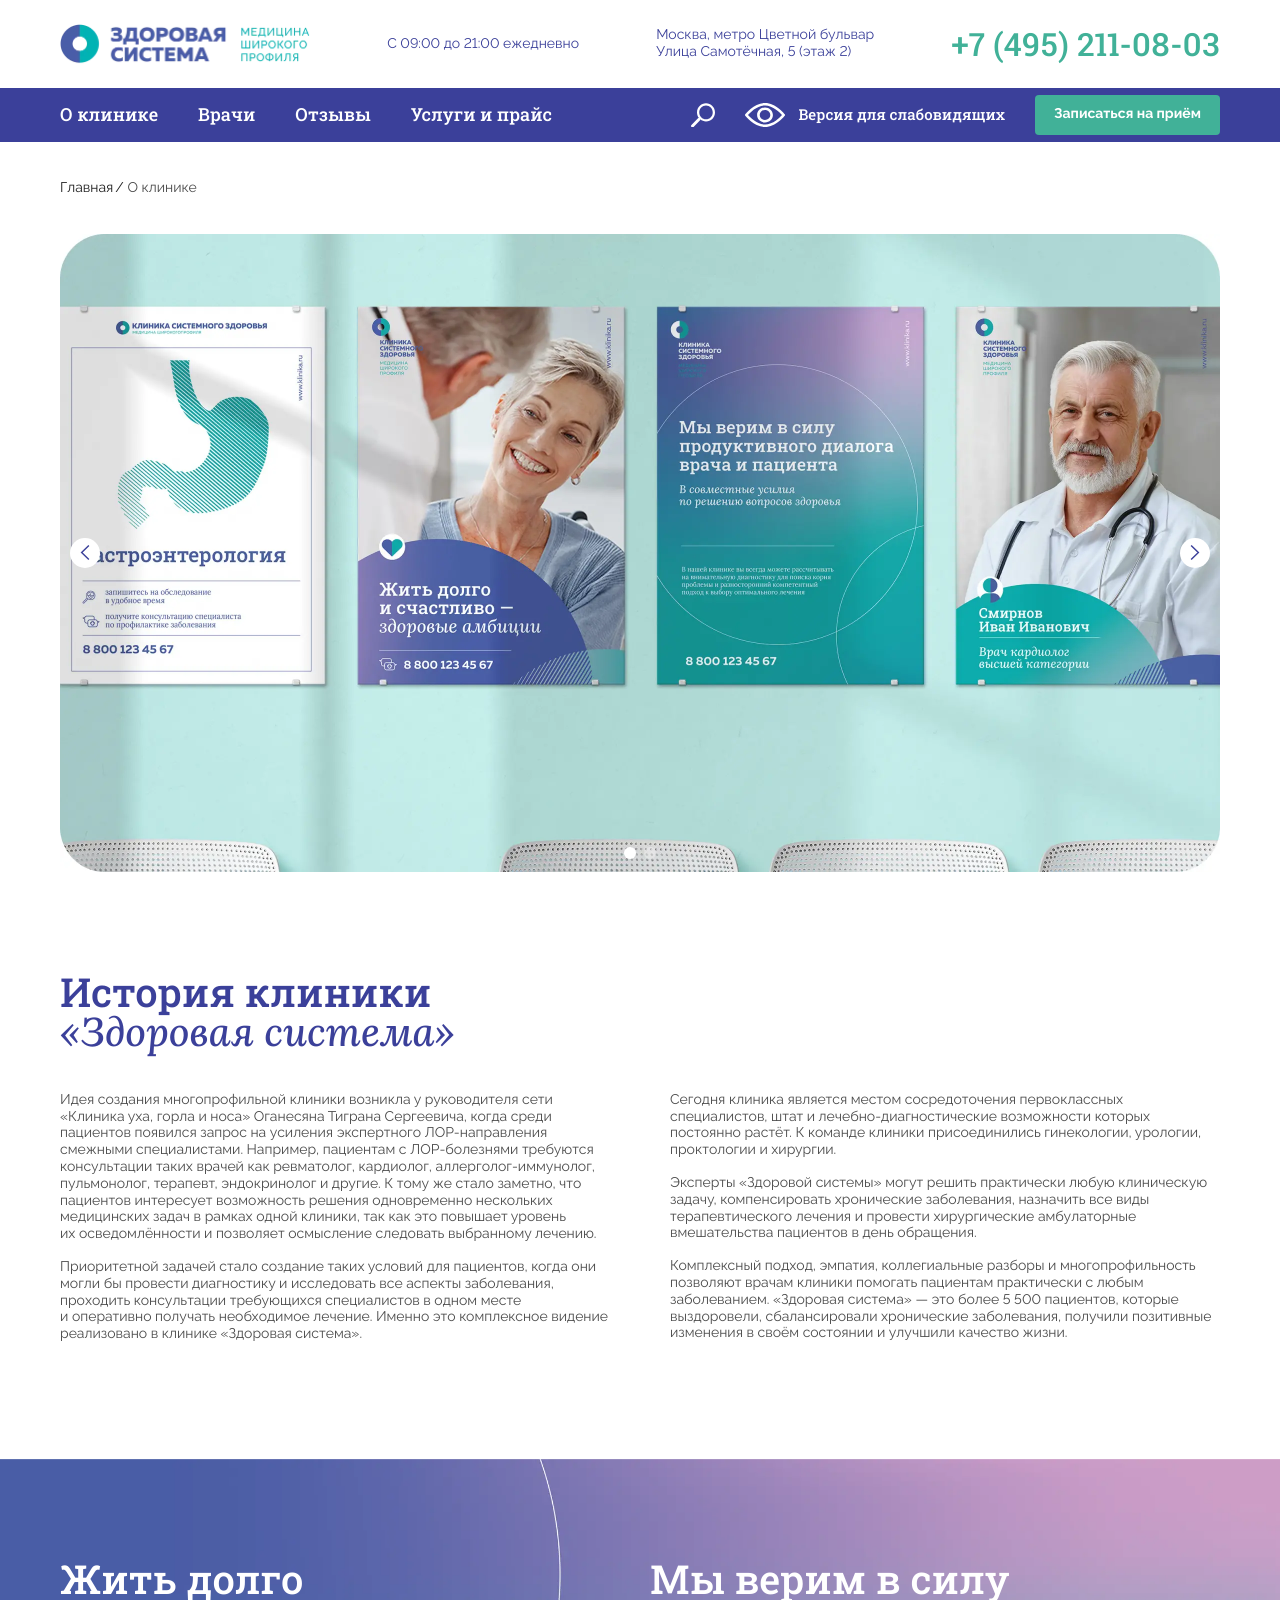
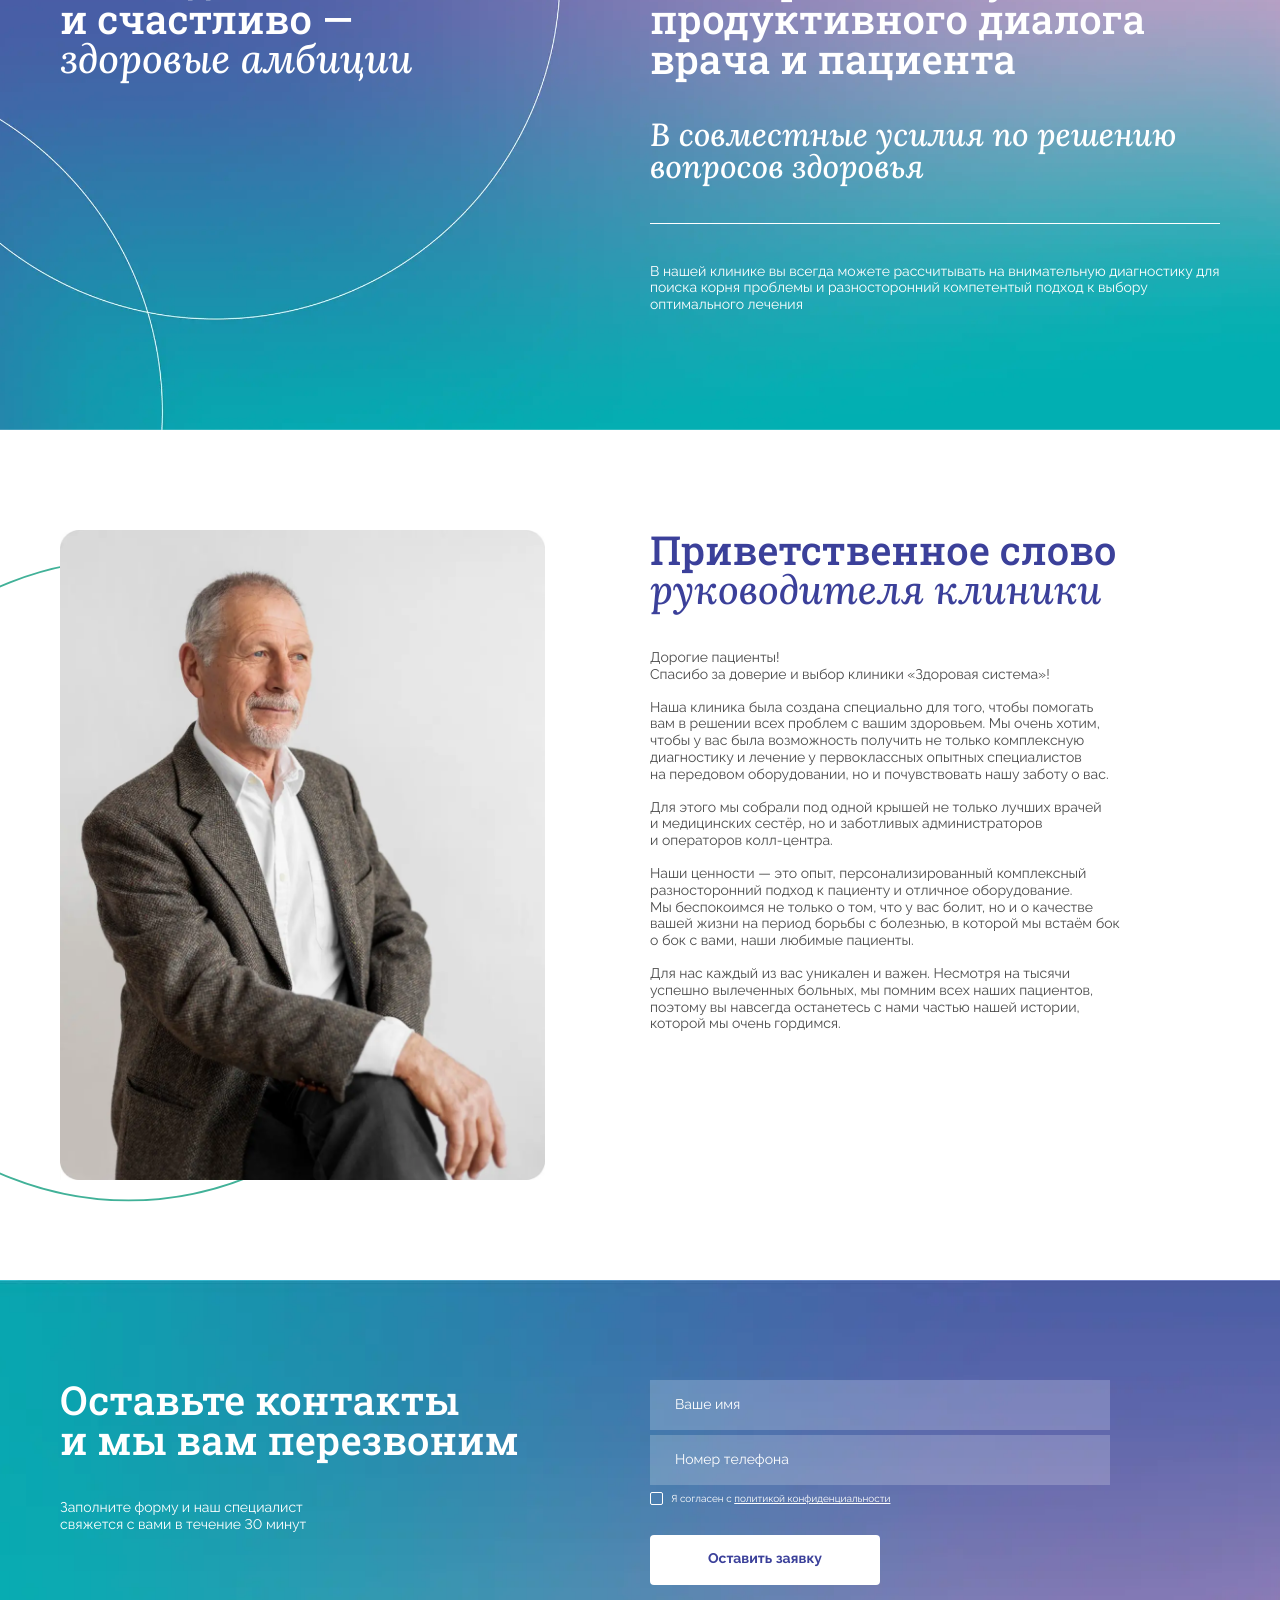
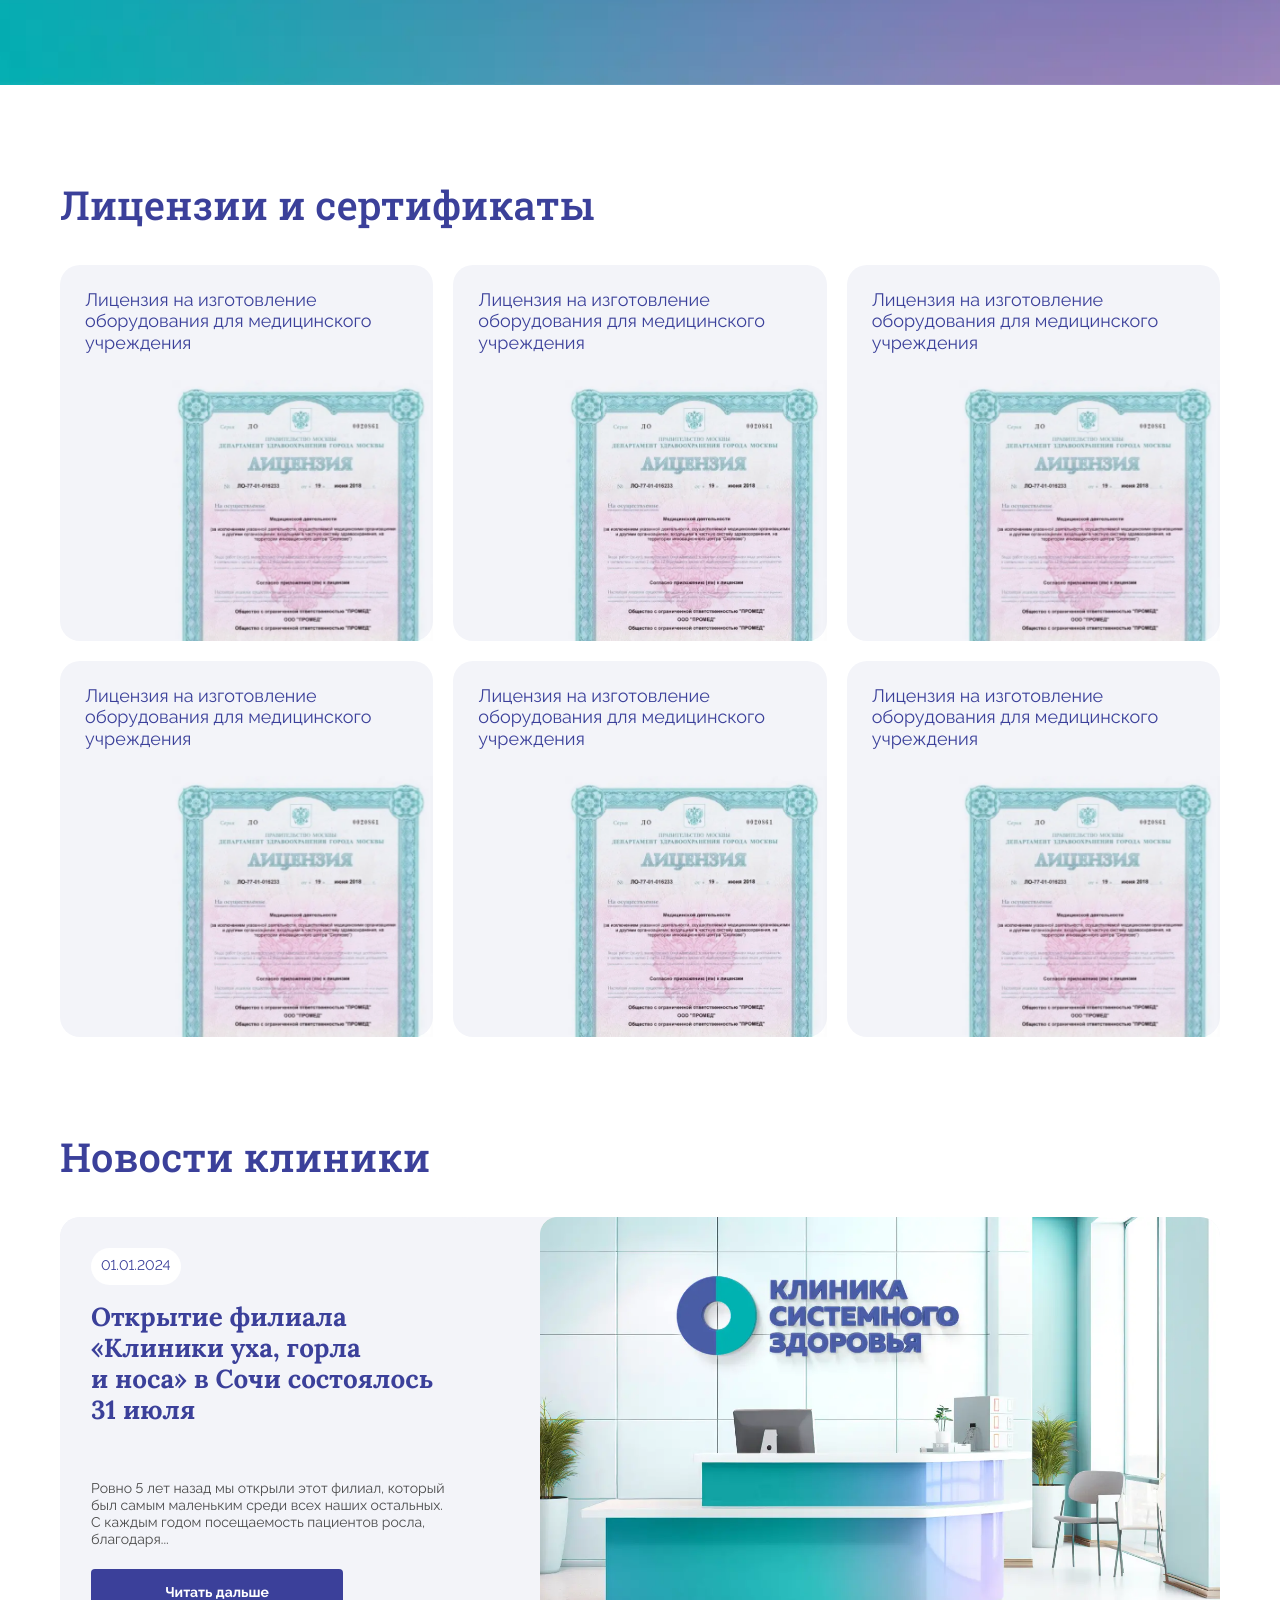
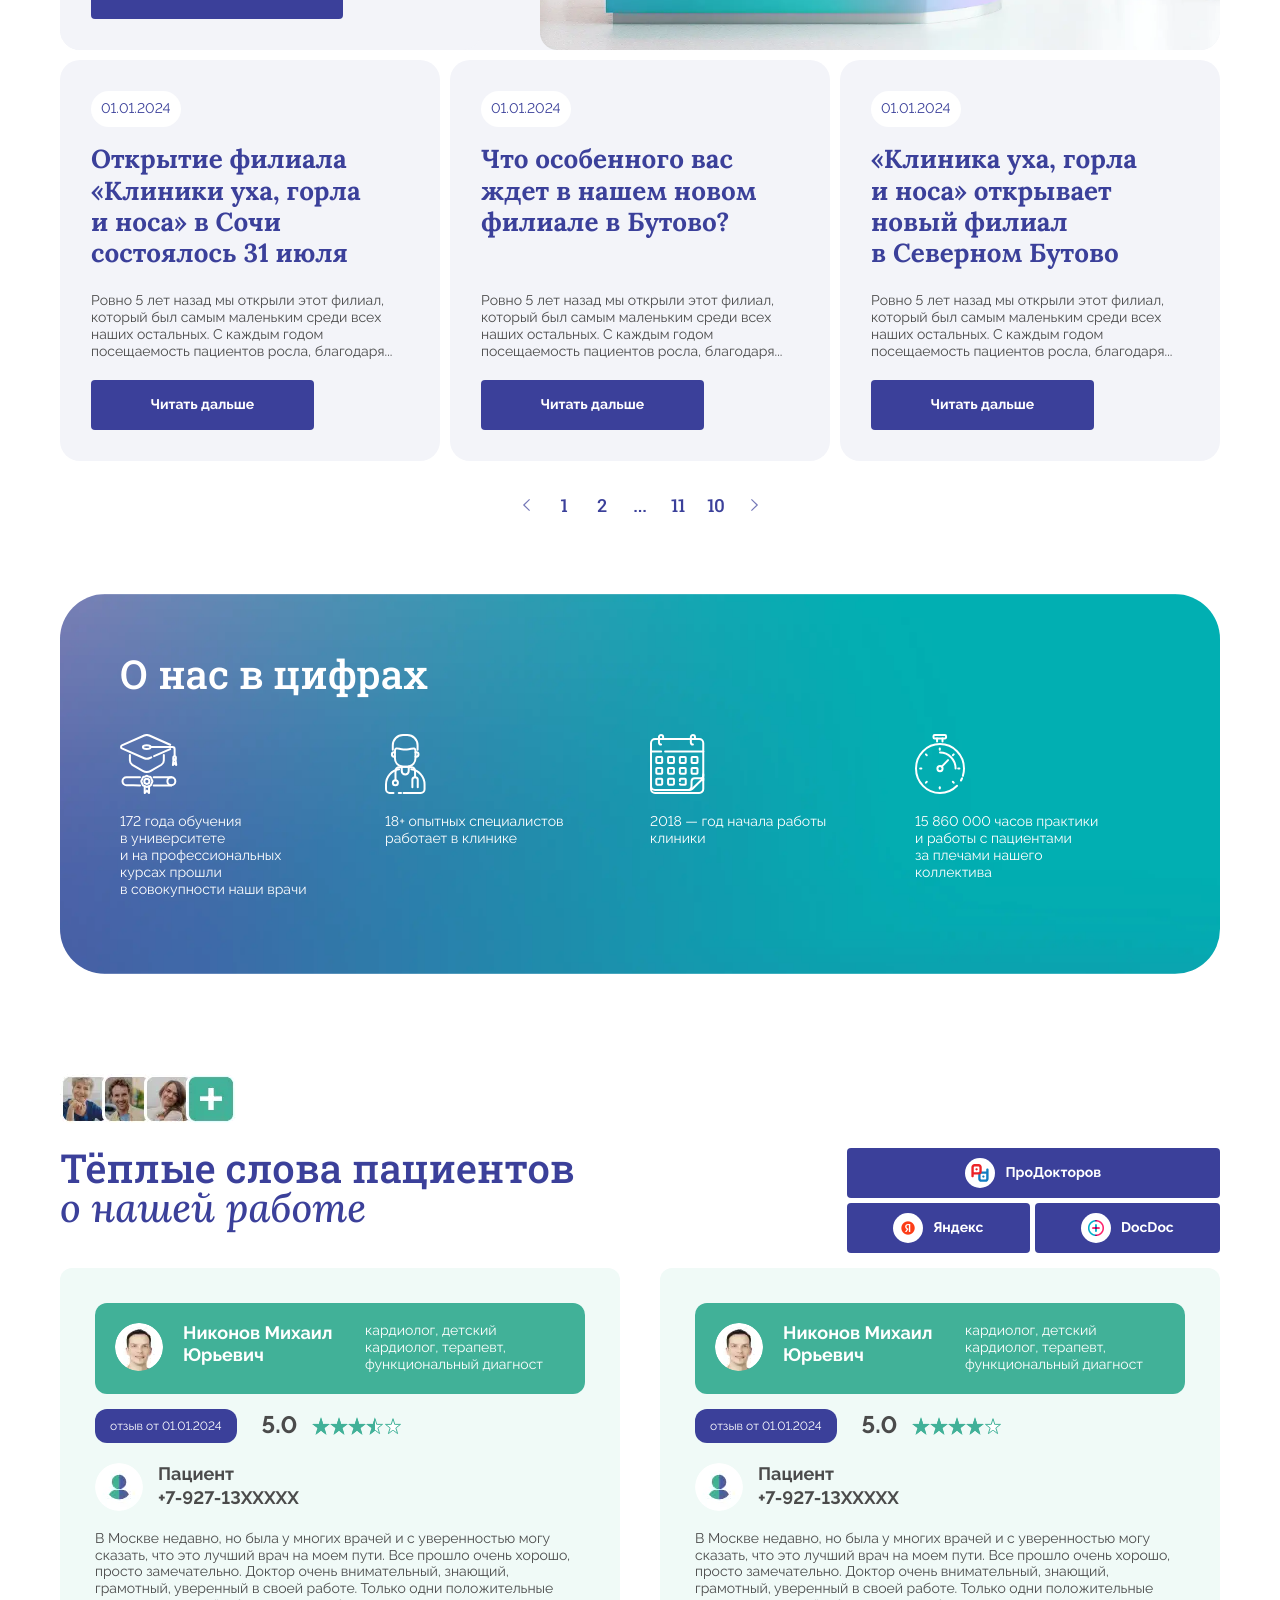
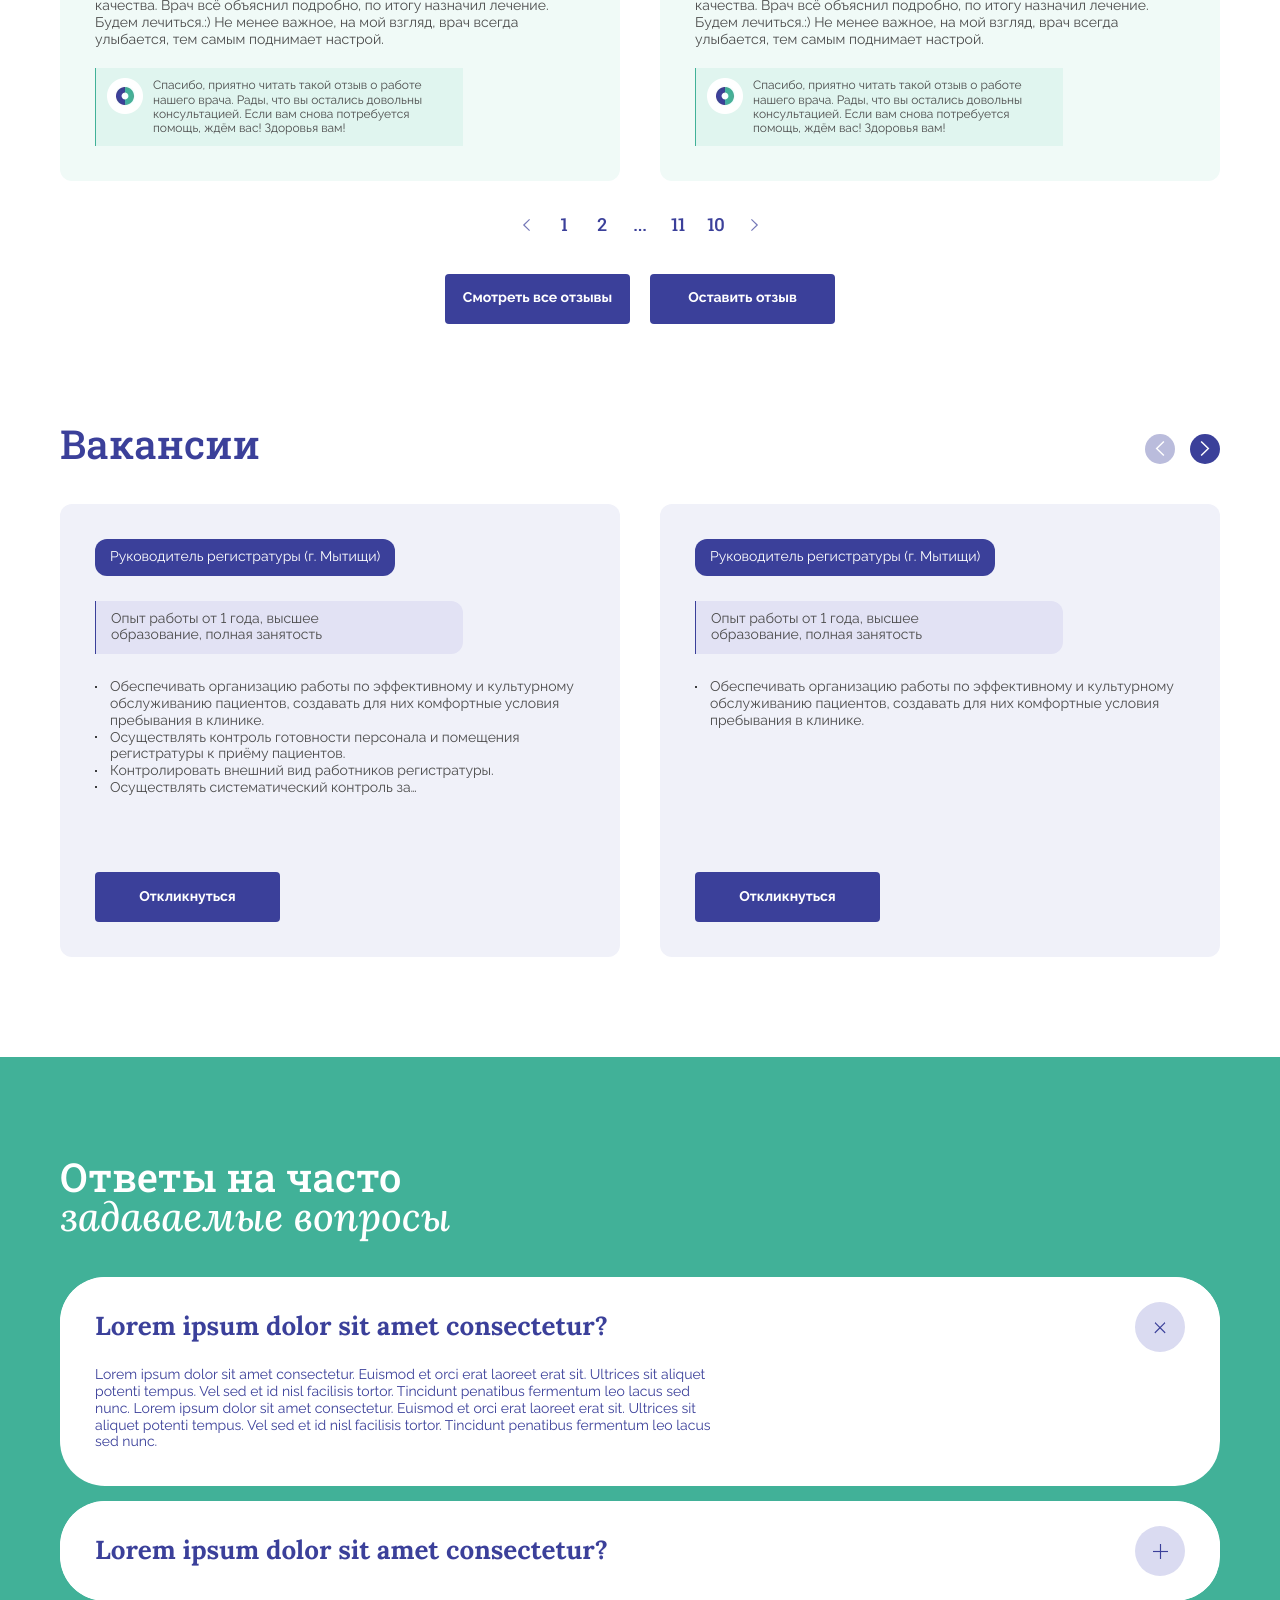
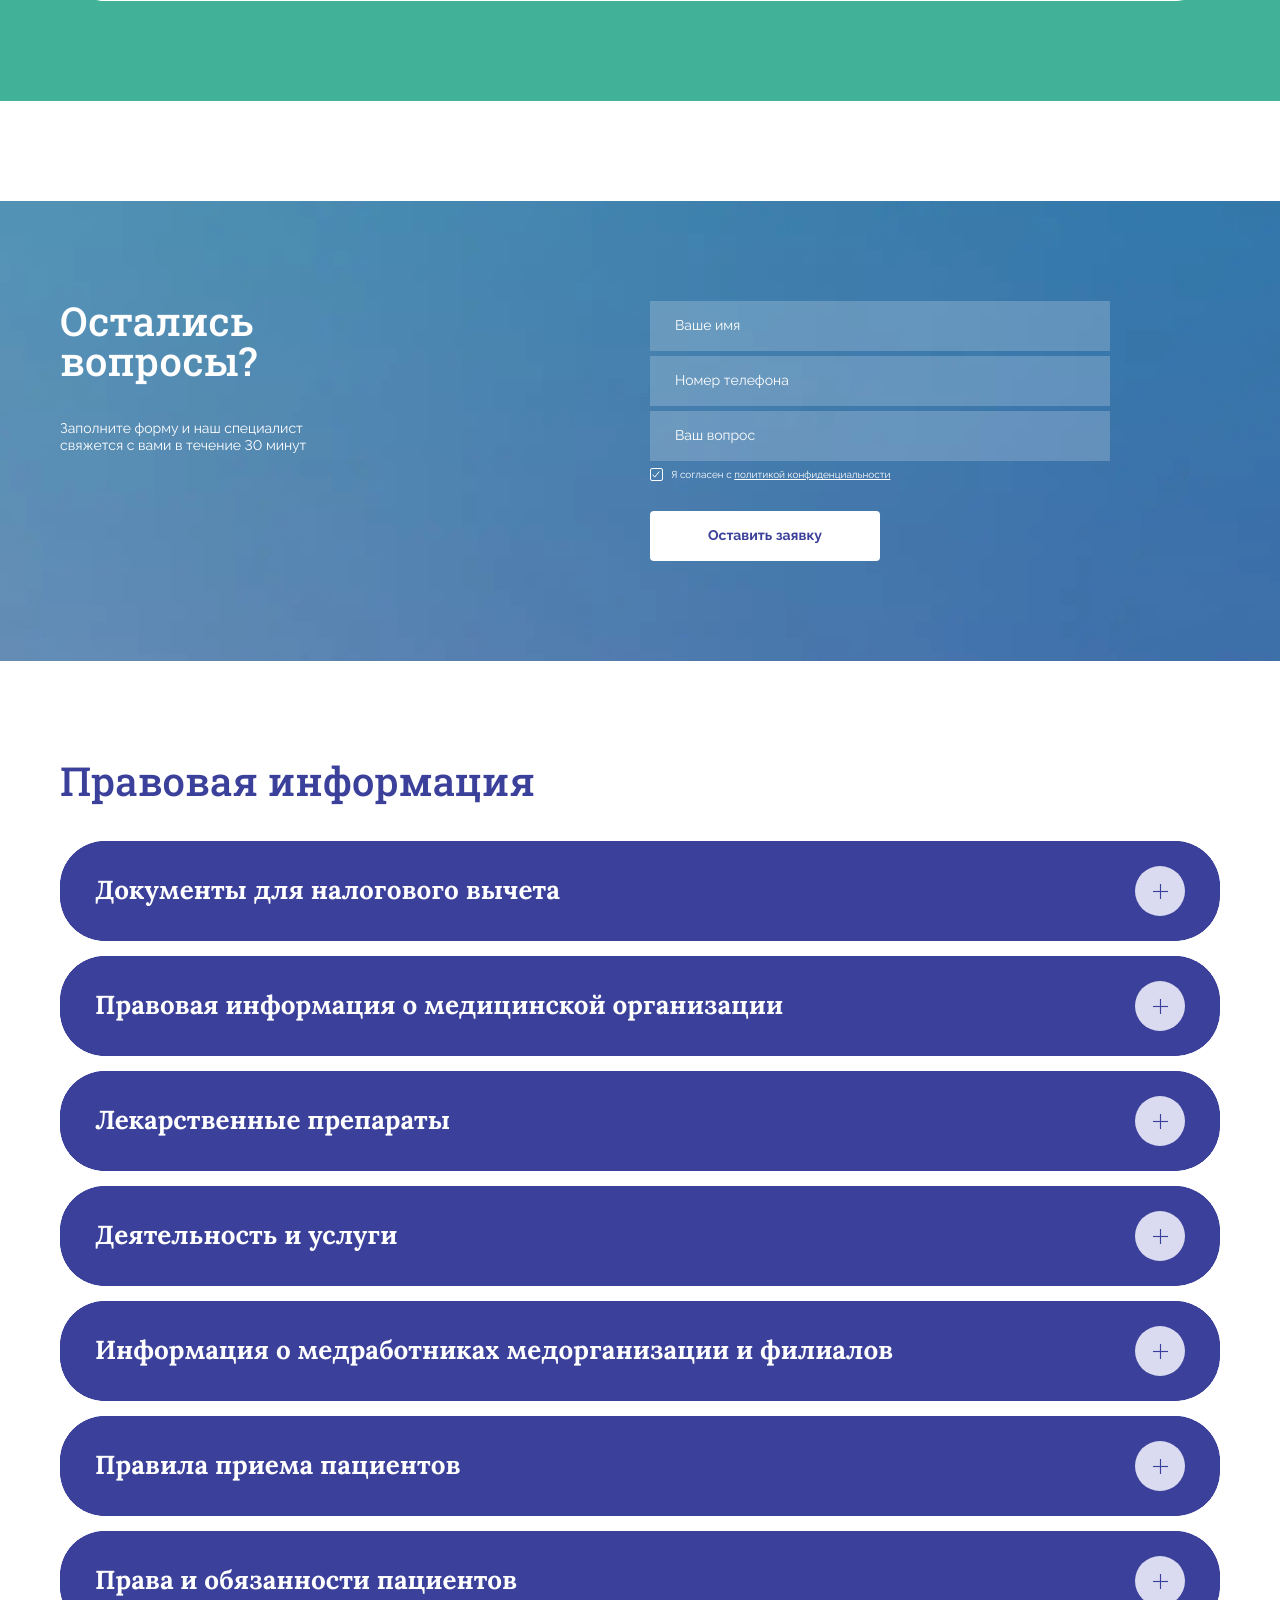
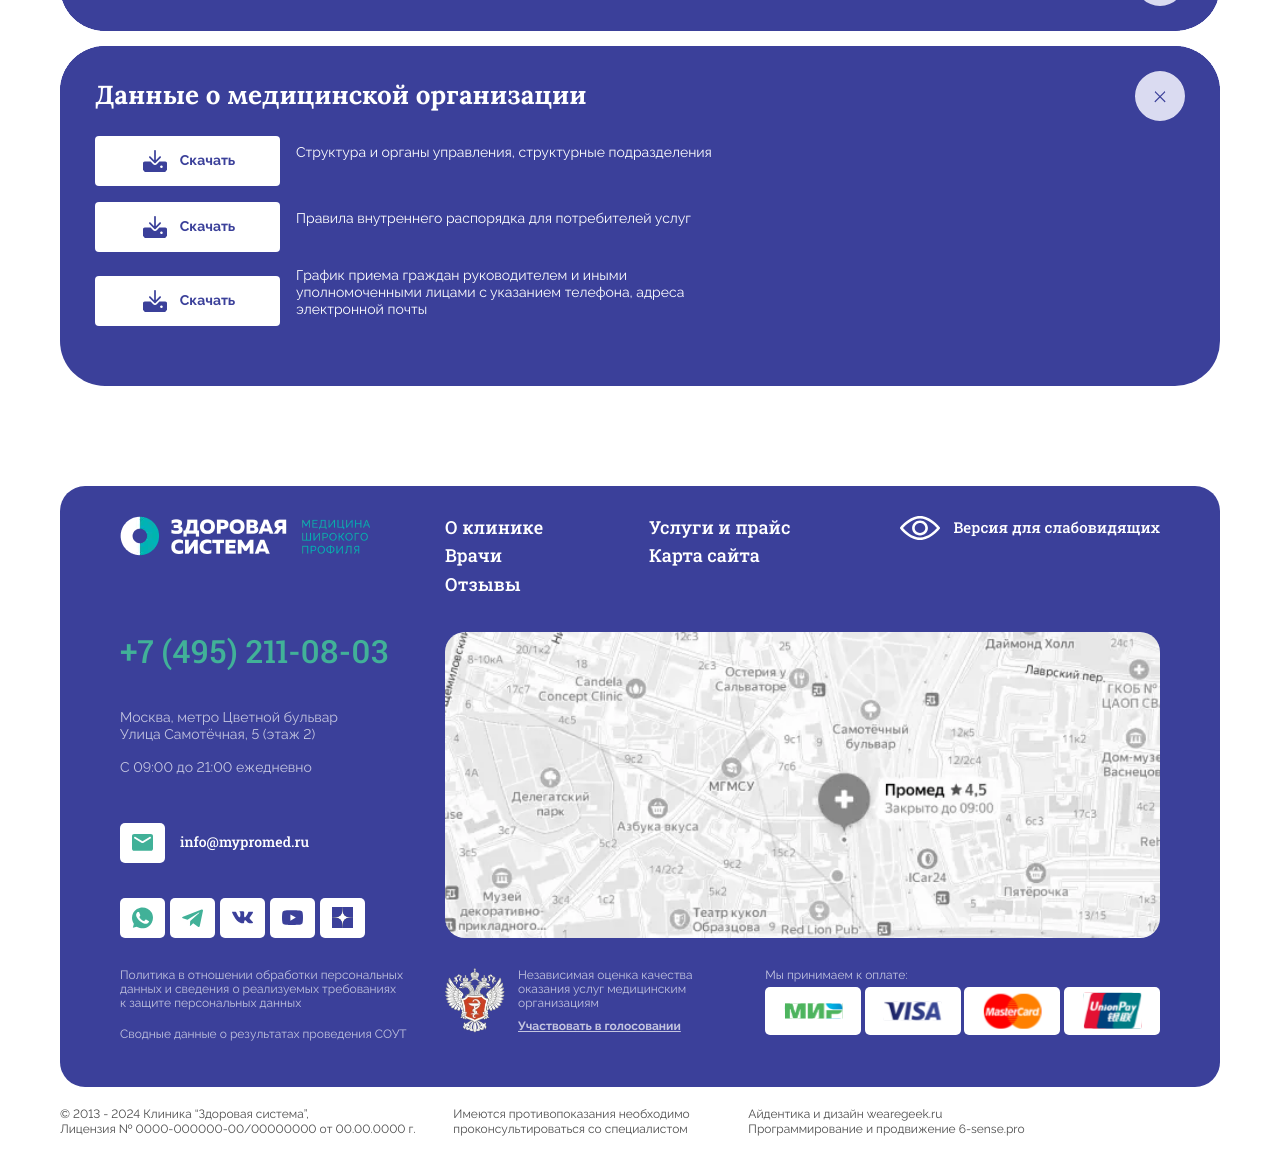
<file: about.html>
<!DOCTYPE html>
<html lang="ru">

<head>
	<meta charset="UTF-8">
	<meta http-equiv="X-UA-Compatible" content="IE=edge">
	<meta name="viewport" content="width=device-width, initial-scale=1.0">
	<meta name="color-scheme" content="only light">
	<title>Здоровая система</title>

	<link rel="stylesheet" href="css/bootstrap523.min.css" />
	<link rel="stylesheet" href="css/custom-select.css" />
	<link rel="stylesheet" href="css/style.css" />

</head>

<body>
	<div class="body-inner">

		<header class="headerMain" id="headerMain">
	<div class="wrapperDefault">
		<div class="headerMain-inner">
			<div class="headerMain-logo" >
				<span class="logo"><img src="img/logo.webp" alt=""></span>
			</div>
			<div class="headerMain-time">
				С 09:00 до 21:00 ежедневно
			</div>
			<div class="headerMain-address">
				Москва, метро Цветной бульвар <br />
				Улица Самотёчная, 5 (этаж 2)
			</div>
			<div class="headerMain-phone">
				<a href="tel:+74952110803">+7 (495) 211-08-03</a>
			</div>
			<div class="btn headerMain-blind blindVersion-link visibleFor-impaired">
				<div class="headerMain-blind-txt blindVersion-txt">
					Обычная версия
				</div>
			</div>
		</div>
	</div>
	<div class="headerMain-menuLine-intersection visibleFor-normal"></div>
	<div class="headerMain-menuLine-outer">

		<div class="headerMain-menuLine">
			<div class="wrapperDefault">
				<div class="headerMain-menuLine-inner">
					<div class="headerMain-menuMobile">
						<nav class="headerMain-menu">
							<a href="">О клинике</a>
							<a href="">Врачи</a>
							<a href="">Отзывы</a>
							<a href="">Услуги и прайс</a>
						</nav>
					</div>
					<div class="headerMain-blind blindVersion-link visibleFor-normal">
						<div class="headerMain-blind-ico blindVersion-ico impaired-skip"></div>
						<div class="headerMain-blind-txt blindVersion-txt visibleFor-normal">
							Версия для слабовидящих
						</div>
						<div class="headerMain-blind-txt blindVersion-txt visibleFor-impaired">
							Обычная версия
						</div>
					</div>
					<div class="headerMain-search">
						<button type="button" class="headerMain-search-ico impaired-skip" value="Поиск"></button>
						<button type="button" class="headerMain-search-close impaired-skip" value="Закрыть поиск"></button>
						<div class="headerMain-search-cont">
							<div class="headerMain-search-field">
								<input type="text" placeholder="Найти..." />
							</div>
							<ul class="headerMain-search-result">
								<li><a href="" class="headerMain-search-result-link">Консультация врача Константинова Константина Контстантиновича</a>
									<span class="headerMain-search-result-dir">Услуга</span>
								</li>
								<li><a href="" class="headerMain-search-result-link">Консультация врача</a>
									<span class="headerMain-search-result-dir">Врач</span>
								</li>
								<li><a href="" class="headerMain-search-result-link">Консультация врача</a>
									<span class="headerMain-search-result-dir">Врач</span>
								</li>
								<li><a href="" class="headerMain-search-result-link">Консультация врача</a>
									<span class="headerMain-search-result-dir">Врач</span>
								</li>
								<li><a href="" class="headerMain-search-result-link">Консультация врача</a>
									<span class="headerMain-search-result-dir">Врач</span>
								</li>
							</ul>
	
						</div>
					</div>				
					<button type="button" class="btn btn-green headerMain-signup"><span class="btn-txt" data-bs-toggle="modal" data-bs-target="#modal-contact">Записаться на приём</span></button>
					<button type="button" class="headerMain-burger impaired-skip" value="Мобильное меню"></button>
				</div>
			</div>
		</div>
	</div>
	<div class="headerMain-assistPnl-intersection visibleFor-impaired"></div>
	<div class="headerMain-assistPnl-outer visibleFor-impaired">
		<div class="headerMain-assistPnl">
			<div class="wrapperDefault">
				<div class="assistPnl">
					<div class="assistPnl-btnGoto">
						<button type="button" onclick="document.getElementById('headerMain').scrollIntoView({behavior:'smooth'})" type="button" class="btn btn-white btn-onWhite btn-color-black"><span class="btn-txt">К содержанию</span></button>
					</div>
					<div class="assistPnl-font">
						<div class="btn-group-title assistPnl-font-title">Шрифт</div>
						<div class="btn-group select-fontSize">
							<button type="button" class="select-fontSize-normal fs-14 active" data-size="16" data-namesize="normal" data-index="1" title="Размер шрифта нормальный">A</button>
							<button type="button" class="select-fontSize-medium fs-22" data-size="20" data-namesize="medium" data-index="2" title="Размер шрифта увеличенный">A</button>
							<button type="button" class="select-fontSize-large fs-30" data-size="24" data-namesize="large" data-index="3" title="Размер шрифта большой">A</button>
						</div>
					</div>
					<div class="assistPnl-color">				
						<div class="btn-group-title assistPnl-font-title">Цвет</div>
						<div class="btn-group select-colorScheme">
							<button type="button" class="select-color-c1 active" data-index="1" data-scheme="blackOnWhite" title="Цветовая схема №1" style="color:#000 !important">Ц</button>
							<button type="button" class="select-color-c2" data-index="2" data-scheme="whiteOnBlack" title="Цветовая схема №2" style="color:#fff !important">Ц</button>
							<button type="button" class="select-color-c3" data-index="3" data-scheme="blueOnBlue" title="Цветовая схема №3" style="color:#2E6091 !important">Ц</button>
							<button type="button" class="select-color-c4" data-index="4" data-scheme="grayOnSand" title="Цветовая схема №4" style="color:#626261 !important">Ц</button>
							<button type="button" class="select-color-c5" data-index="5" data-scheme="limeOnBrown" title="Цветовая схема №5" style="color:#9CDC4B !important">Ц</button>
						</div>
					</div>
					<div class="assistPnl-player">				
						<div class="btn-group player-mode">
							<button type="button" class="player-mode-all" title="Озвучить всё">Озвучить всё</button>
							<button type="button" class="player-mode-play" title="пуск"></button>
							<button type="button" class="player-mode-pause" title="пауза"></button>
							<button type="button" class="player-mode-stop" title="стоп"></button>
						</div>
					</div>
				</div>
			</div>
		</div>
	</div>
</header>

		<nav class="breadcrumb">
			<div class="wrapperDefault">
				<a href="/">Главная</a>
				<span>О клинике</span>
			</div>
		</nav>

		<section class="section-wrapper section-top">
			<div class="wrapperDefault">
				<div class="swiper-oneScreen swiper-container" init="false">
					<div class="swiper-wrapper">
						<div class="swiper-slide">
							<img src="img/banner-1.webp" class="objectFit-cover" alt="">
						</div>
						<div class="swiper-slide">
							<img src="img/banner-1.webp" class="objectFit-cover" alt="">
						</div>
					</div>
					<div class="swiper-pagination-dots"></div>
					<div class="swiper-button-prev"></div>
					<div class="swiper-button-next"></div>
				</div>
			</div>
		</section>

		<section class="section-wrapper">
			<div class="wrapperDefault gutters-extend">
				<h1>
					История клиники 
					<div class="subTitle-h1">
						«Здоровая система»
					</div>
				</h1>
				<div class="fsTextBlock-size10 textCol-2">
					<p>Идея создания многопрофильной клиники возникла у&nbsp;руководителя сети &laquo;Клиника уха, горла и&nbsp;носа&raquo; Оганесяна Тиграна Сергеевича, когда среди пациентов появился запрос на&nbsp;усиления экспертного ЛОР-направления смежными специалистами. Например, пациентам с&nbsp;ЛОР-болезнями требуются консультации таких врачей как ревматолог, кардиолог, аллерголог-иммунолог, пульмонолог, терапевт, эндокринолог и&nbsp;другие. К&nbsp;тому&nbsp;же стало заметно, что пациентов интересует возможность решения одновременно нескольких медицинских задач в&nbsp;рамках одной клиники, так как это повышает уровень их&nbsp;осведомлённости и&nbsp;позволяет осмысление следовать выбранному лечению.</p>
					<p>Приоритетной задачей стало создание таких условий для пациентов, когда они могли&nbsp;бы провести диагностику и&nbsp;исследовать все аспекты заболевания, проходить консультации требующихся специалистов в&nbsp;одном месте и&nbsp;оперативно получать необходимое лечение. Именно это комплексное видение реализовано в&nbsp;клинике &laquo;Здоровая система&raquo;.</p>
					<p>Сегодня клиника является местом сосредоточения первоклассных специалистов, штат и&nbsp;лечебно-диагностические возможности которых постоянно растёт. К&nbsp;команде клиники присоединились гинекологии, урологии, проктологии и&nbsp;хирургии.</p>
					<p>Эксперты &laquo;Здоровой системы&raquo; могут решить практически любую клиническую задачу, компенсировать хронические заболевания, назначить все виды терапевтического лечения и&nbsp;провести хирургические амбулаторные вмешательства пациентов в&nbsp;день обращения.</p>
					<p>Комплексный подход, эмпатия, коллегиальные разборы и&nbsp;многопрофильность позволяют врачам клиники помогать пациентам практически с&nbsp;любым заболеванием. &laquo;Здоровая система&raquo;&nbsp;&mdash; это более 5&nbsp;500&nbsp;пациентов, которые выздоровели, сбалансировали хронические заболевания, получили позитивные изменения в&nbsp;своём состоянии и&nbsp;улучшили качество жизни.</p>
				</div>
			</div>
		</section>

		<section class="section-wrapper section-motto">
			<div class="wrapperDefault motto-wrapper gutters-extend">
				<div class="row">
					<div class="col-12 col-md-6">
						<div class="h1">
							Жить долго <br /> и&nbsp;счастливо&nbsp;&mdash; 
							<div class="subTitle-h1">здоровые амбиции</div>
						</div>
					</div>
					<div class="col-12 col-md-6">
						<div class="h1">
							Мы&nbsp;верим в&nbsp;силу продуктивного диалога	врача и&nbsp;пациента
						</div>
						<div class="h2 ff-lora-medital">
							В&nbsp;совместные усилия по&nbsp;решению вопросов здоровья
						</div>

						<div class="fsTextBlock-size10">
							<p>В&nbsp;нашей клинике вы&nbsp;всегда можете рассчитывать на&nbsp;внимательную диагностику для поиска корня проблемы и&nbsp;разносторонний компетентый подход к&nbsp;выбору оптимального лечения</p>
						</div>
					</div>
				</div>
			</div>
		</section>
		
		<section class="section-wrapper section-boss">
			<div class="wrapperDefault boss-wrapper gutters-extend">
				<div class="row d-flex">
					<div class="section-boss-img col-12 col-md-6 order-1 order-md-0 mt-4 mt-md-0">
						<img src="img/boss.webp" style="max-height: 650px;" alt="">
					</div>
					<div class="section-boss-text col-12 col-md-6 col-lg-5">
						<div class="h1">
							Приветственное слово
							<div class="subTitle-h1">руководителя клиники</div>
						</div>
						<div class="fsTextBlock-size10">
							<p>
								Дорогие пациенты! <br />
								Спасибо за&nbsp;доверие и&nbsp;выбор клиники &laquo;Здоровая система&raquo;!
							</p>
							
							<p>Наша клиника была создана специально для того, чтобы помогать вам в&nbsp;решении всех проблем с&nbsp;вашим здоровьем.
								Мы&nbsp;очень хотим, чтобы у&nbsp;вас была возможность получить не&nbsp;только комплексную диагностику
								и&nbsp;лечение у&nbsp;первоклассных опытных специалистов на&nbsp;передовом оборудовании,
								но&nbsp;и&nbsp;почувствовать нашу заботу о&nbsp;вас. </p>
							
							<p>Для этого мы&nbsp;собрали под одной крышей не&nbsp;только лучших врачей и&nbsp;медицинских сестёр,
								но&nbsp;и&nbsp;заботливых администраторов и&nbsp;операторов колл-центра. </p>
							
							<p>Наши ценности&nbsp;&mdash; это опыт, персонализированный комплексный разносторонний подход к&nbsp;пациенту
								и&nbsp;отличное оборудование. Мы&nbsp;беспокоимся не&nbsp;только о&nbsp;том, что у&nbsp;вас болит,
								но&nbsp;и&nbsp;о&nbsp;качестве вашей жизни на&nbsp;период борьбы с&nbsp;болезнью, в&nbsp;которой мы встаём бок
								о&nbsp;бок с&nbsp;вами, наши любимые пациенты. </p>
							
							<p>Для нас каждый из&nbsp;вас уникален и&nbsp;важен. Несмотря на&nbsp;тысячи успешно вылеченных больных, мы&nbsp;помним всех наших пациентов, поэтому вы&nbsp;навсегда останетесь с&nbsp;нами частью нашей истории, которой мы&nbsp;очень гордимся.</p>
						</div>
					</div>
				</div>
			</div>
		</section>

		<section class="section-wrapper bg-7 paddsY">
			<div class="wrapperDefault gutters-extend">
				<div class="row">
					<div class="col-12 col-lg-6">
						<div class="h1 c-white">
							Оставьте контакты и&nbsp;мы&nbsp;вам перезвоним
						</div>
						<p class="p c-white col-lg-6 mb-3">
							Заполните форму и&nbsp;наш специалист свяжется с&nbsp;вами в&nbsp;течение 30&nbsp;минут
						</p>
					</div>
					<div class="col-12 col-lg-6">
						<form class="form form-style2">
							<div class="form-item">
								<div class="form-item-inputContainer">
									<input class="form-item-input" type="text" placeholder=" ">
									<div class="form-item-placeholder">Ваше имя</div>
								</div>
							</div>
							<div class="form-item">
								<div class="form-item-inputContainer">
									<input class="form-item-input" type="text" placeholder=" ">
									<div class="form-item-placeholder">Номер телефона</div>
								</div>
							</div>
							<div class="form-item">							
								<div class="form-item-boxContainer">
									<input id="conf" type="checkbox" value="1" name="" class="form-item-inputCheckbox">
									<span class="checkbox"></span>
									<label for="conf" class="checkbox-content">
										<span class="checkbox-txt fs-10 c-white">
											Я согласен с <a href="" class="c-white uline">политикой конфиденциальности</a>
										</span>
									</label>
								</div>	
							</div>
							<button type="button" class="btn btn-white btn-submit"><span class="btn-txt">Оставить заявку</span></button>
						</form>
					</div>
				</div>
			</div>
		</section>

		<section class="section-wrapper section-licenses">
			<div class="wrapperDefault">
				<div class="h1">Лицензии и сертификаты</div>
				<div class="licenses">
					<div class="licenses-item">
						<div class="licenses-item-title">
							Лицензия на изготовление оборудования для медицинского учреждения
						</div>
						<figure class="licenses-item-img">
							<img src="img/license-1.webp" alt="" />
						</figure>
					</div>
					<div class="licenses-item">
						<div class="licenses-item-title">
							Лицензия на изготовление оборудования для медицинского учреждения
						</div>
						<figure class="licenses-item-img">
							<img src="img/license-1.webp" alt="" />
						</figure>
					</div>
					<div class="licenses-item">
						<div class="licenses-item-title">
							Лицензия на изготовление оборудования для медицинского учреждения
						</div>
						<figure class="licenses-item-img">
							<img src="img/license-1.webp" alt="" />
						</figure>
					</div>
					<div class="licenses-item">
						<div class="licenses-item-title">
							Лицензия на изготовление оборудования для медицинского учреждения
						</div>
						<figure class="licenses-item-img">
							<img src="img/license-1.webp" alt="" />
						</figure>
					</div>
					<div class="licenses-item">
						<div class="licenses-item-title">
							Лицензия на изготовление оборудования для медицинского учреждения
						</div>
						<figure class="licenses-item-img">
							<img src="img/license-1.webp" alt="" />
						</figure>
					</div>
					<div class="licenses-item">
						<div class="licenses-item-title">
							Лицензия на изготовление оборудования для медицинского учреждения
						</div>
						<figure class="licenses-item-img">
							<img src="img/license-1.webp" alt="" />
						</figure>
					</div>
				</div>
			</div>
		</section>

		<section class="section-wrapper section-news">
			<div class="wrapperDefault">
				<div class="h1">Новости клиники</div>
				<div class="news-item-big d-none d-md-flex">
					<div class="news-item">
						<div class="news-item-date">
							01.01.2024
						</div>
						<div class="news-item-title">
							Открытие филиала «Клиники уха, горла и носа» в Сочи состоялось 31 июля
						</div>
						<div class="news-item-intro">
							Ровно 5 лет назад мы открыли этот филиал, который был самым маленьким среди всех наших
							остальных. С каждым годом посещаемость пациентов росла, благодаря...
						</div>
						<a href="" class="btn btn-blue"><span class="btn-txt">Читать дальше</span></a>
					</div>
					<figure class="news-item-big-img">
						<img src="img/news.webp" alt="">
					</figure>
				</div>
				<div class="news">
					<div class="news-item">
						<div class="news-item-date">
							01.01.2024
						</div>
						<div class="news-item-title">
							Открытие филиала «Клиники уха, горла и носа» в Сочи состоялось 31 июля
						</div>
						<div class="news-item-intro">
							Ровно 5 лет назад мы открыли этот филиал, который был самым маленьким среди всех наших
							остальных. С каждым годом посещаемость пациентов росла, благодаря...
						</div>
						<a href="" class="btn btn-blue"><span class="btn-txt">Читать дальше</span></a>
					</div>
					<div class="news-item">
						<div class="news-item-date">
							01.01.2024
						</div>
						<div class="news-item-title">
							Что особенного вас ждет в нашем новом филиале в Бутово?
						</div>
						<div class="news-item-intro">
							Ровно 5 лет назад мы открыли этот филиал, который был самым маленьким среди всех наших
							остальных. С каждым годом посещаемость пациентов росла, благодаря...
						</div>
						<a href="" class="btn btn-blue"><span class="btn-txt">Читать дальше</span></a>
					</div>
					<div class="news-item">
						<div class="news-item-date">
							01.01.2024
						</div>
						<div class="news-item-title">
							«Клиника уха, горла и носа» открывает новый филиал в Северном Бутово
						</div>
						<div class="news-item-intro">
							Ровно 5 лет назад мы открыли этот филиал, который был самым маленьким среди всех наших
							остальных. С каждым годом посещаемость пациентов росла, благодаря...
						</div>
						<a href="" class="btn btn-blue"><span class="btn-txt">Читать дальше</span></a>
					</div>
				</div>

				<div class="paging paging-blue">
					<nav>
						<a href="" class="paging-page paging-page-prev"></a>
						<a href="" class="paging-page active">1</a>
						<a href="" class="paging-page">2</a>
						<a href="" class="paging-page">...</a>
						<a href="" class="paging-page">11</a>
						<a href="" class="paging-page">10</a>
						<a href="" class="paging-page paging-page-next"></a>
					</nav>
				</div>
			</div>
		</section>

		<section class="section-wrapper section-stata">
			<div class="wrapperDefault stata-wrapper gutters-inner">
				<div class="h1">О нас в цифрах</div>
				<div class="row">
					<div class="col-12 col-md-6 col-lg-3">
						<div class="stata-item">
							<div class="stata-item-ico">
								<img src="img/stata-1.svg" alt="" />
							</div>
							<div class="stata-item-info">
								<p>172 года обучения в&nbsp;университете 
									и&nbsp;на&nbsp;профессиональных курсах прошли в&nbsp;совокупности наши врачи</p>
							</div>
						</div>
					</div>
					<div class="col-12 col-md-6 col-lg-3">
						<div class="stata-item">
							<div class="stata-item-ico">
								<img src="img/stata-2.svg" alt="" />
							</div>
							<div class="stata-item-info">
								<p>18+&nbsp;опытных специалистов работает в&nbsp;клинике</p>
							</div>
						</div>
					</div>
					<div class="col-12 col-md-6 col-lg-3">
						<div class="stata-item">
							<div class="stata-item-ico">
								<img src="img/stata-3.svg" alt="" />
							</div>
							<div class="stata-item-info">
								<p>2018&nbsp;&mdash; год начала работы клиники</p>
							</div>
						</div>
					</div>
					<div class="col-12 col-md-6 col-lg-3">
						<div class="stata-item">
							<div class="stata-item-ico">
								<img src="img/stata-4.svg" alt="" />
							</div>
							<div class="stata-item-info">
								<p>15&nbsp;860&nbsp;000 часов практики и&nbsp;работы с&nbsp;пациентами за&nbsp;плечами нашего коллектива</p>
							</div>
						</div>
					</div>
				</div>
			</div>
		</section>

		<section class="section-wrapper section-patientWord">
			<div class="wrapperDefault">
				<div class="patientWord-header gutters-inner">
					<img src="img/temp-2.webp" class="mb-4" alt="" />
					<div class="row">
						<div class="col-12 col-md-8">
							<div class="patientWord-title h1">
								Тёплые слова пациентов
								<div class="subTitle-h1">о нашей работе</div>
							</div>
						</div>
						<div class="col-12 col-md-4">
							<div class="patientWord-tabs">
								<a href="" class="btn btn-blue"><span class="btn-logo"><img src="img/logo-prodoc.svg"
											alt=""></span><span class="btn-txt">ПроДокторов</span></a>
								<a href="" class="btn btn-blue"><span class="btn-logo"><img src="img/logo-y.svg"
											alt=""></span><span class="btn-txt">Яндекс</span></a>
								<a href="" class="btn btn-blue"><span class="btn-logo"><img src="img/logo-docdoc.svg"
											alt=""></span><span class="btn-txt">DocDoc</span></a>
							</div>
						</div>
					</div>
				</div>
				<div class="patientWord-items">
					<div class="patientWord-item d-none d-md-block">
						<div class="patientWord-item-header">
							<div class="patientWord-medic-photo">
								<img src="img/temp-medic-3.webp" alt="" />
							</div>
							<div class="patientWord-medic-name">Никонов Михаил Юрьевич</div>
							<div class="patientWord-medic-position">кардиолог, детский кардиолог, терапевт,
								функциональный диагност</div>
						</div>
						<div class="patientWord-info">
							<div class="patientWord-date">отзыв от 01.01.2024</div>
							<div class="patientWord-reit">
								<div class="patientWord-reit-val">5.0</div>
								<div class="patientWord-reit-stars reitingStars-static">
									<div style="width: 70%;"></div>
								</div>
							</div>
						</div>
						<div class="patientWord-data">
							<div class="patientWord-data-photo">
								<img src="img/nophoto-patient.webp" alt="">
							</div>
							<div class="patientWord-data-name">Пациент</div>
							<div class="patientWord-data-tel">+7-927-13XXXXX</div>
						</div>
						<div class="patientWord-content">
							<p>В Москве недавно, но была у многих врачей и с уверенностью могу сказать, что это лучший
								врач на моем пути. Все прошло очень хорошо, просто замечательно. Доктор очень
								внимательный, знающий, грамотный, уверенный в своей работе. Только одни положительные
								качества. Врач всё объяснил подробно, по итогу назначил лечение. Будем лечиться.:)
								Не менее важное, на мой взгляд, врач всегда улыбается, тем самым поднимает настрой.</p>
						</div>
						<div class="patientWord-answer">
							Спасибо, приятно читать такой отзыв о работе нашего врача. Рады, что вы остались довольны
							консультацией. Если вам снова потребуется помощь, ждём вас! Здоровья вам!
						</div>
					</div>
					<div class="patientWord-item">
						<div class="patientWord-item-header">
							<div class="patientWord-medic-photo">
								<img src="img/temp-medic-3.webp" alt="" />
							</div>
							<div class="patientWord-medic-name">Никонов Михаил Юрьевич</div>
							<div class="patientWord-medic-position">кардиолог, детский кардиолог, терапевт,
								функциональный диагност</div>
						</div>
						<div class="patientWord-info">
							<div class="patientWord-date">отзыв от 01.01.2024</div>
							<div class="patientWord-reit">
								<div class="patientWord-reit-val">5.0</div>
								<div class="patientWord-reit-stars reitingStars-static">
									<div style="width: 80%;"></div>
								</div>
							</div>
						</div>
						<div class="patientWord-data">
							<div class="patientWord-data-photo">
								<img src="img/nophoto-patient.webp" alt="">
							</div>
							<div class="patientWord-data-name">Пациент</div>
							<div class="patientWord-data-tel">+7-927-13XXXXX</div>
						</div>
						<div class="patientWord-content">
							<p>В Москве недавно, но была у многих врачей и с уверенностью могу сказать, что это лучший
								врач на моем пути. Все прошло очень хорошо, просто замечательно. Доктор очень
								внимательный, знающий, грамотный, уверенный в своей работе. Только одни положительные
								качества. Врач всё объяснил подробно, по итогу назначил лечение. Будем лечиться.:)
								Не менее важное, на мой взгляд, врач всегда улыбается, тем самым поднимает настрой.</p>
						</div>
						<div class="patientWord-answer">
							Спасибо, приятно читать такой отзыв о работе нашего врача. Рады, что вы остались довольны
							консультацией. Если вам снова потребуется помощь, ждём вас! Здоровья вам!
						</div>
					</div>

				</div>

				<div class="paging paging-blue">
					<nav>
						<a href="" class="paging-page paging-page-prev"></a>
						<a href="" class="paging-page active">1</a>
						<a href="" class="paging-page">2</a>
						<a href="" class="paging-page">...</a>
						<a href="" class="paging-page">11</a>
						<a href="" class="paging-page">10</a>
						<a href="" class="paging-page paging-page-next"></a>
					</nav>
				</div>

				<div class="patientWord-footer gutters-inner">

					<a href="" class="btn btn-blue"><span class="btn-txt">Смотреть все отзывы</span></a>
					<button type="button" class="btn btn-blue"><span class="btn-txt">Оставить отзыв</span></button>
				</div>

			</div>
		</section>

		<section class="section-wrapper section-vacancy">
			<div class="wrapperDefault vacancy-wrapper">
				<div class="h1">Вакансии</div>
				<div class="swiper-vacancy swiper-container" init="false">
					<div class="swiper-wrapper">
						<div class="swiper-slide">
							<div class="vacancy-item">
								<div class="vacancy-item-title">
									Руководитель регистратуры (г. Мытищи)
								</div>
								<div class="vacancy-item-requirements">
									Опыт работы от 1 года, высшее образование, полная занятость
								</div>
								<ul class="vacancy-item-conditional">
									<li>Обеспечивать организацию работы по эффективному и культурному обслуживанию пациентов, создавать для них комфортные условия пребывания в клинике.</li>
									<li>Осуществлять контроль готовности персонала и помещения регистратуры к приёму пациентов.</li>
									<li>Контролировать внешний вид работников регистратуры.</li>
									<li>Осуществлять систематический контроль за…</li>
								</ul>
								<button type="button" class="btn btn-blue vacancy-item-btn" data-bs-toggle="modal" data-bs-target="#modal-vacancy"><span class="btn-txt">Откликнуться</span></button>
							</div>
						</div>
						<div class="swiper-slide">
							<div class="vacancy-item">
								<div class="vacancy-item-title">
									Руководитель регистратуры (г. Мытищи)
								</div>
								<div class="vacancy-item-requirements">
									Опыт работы от 1 года, высшее образование, полная занятость
								</div>
								<ul class="vacancy-item-conditional">
									<li>Обеспечивать организацию работы по эффективному и культурному обслуживанию пациентов, создавать для них комфортные условия пребывания в клинике.</li>
								</ul>
								<button type="button" class="btn btn-blue vacancy-item-btn" data-bs-toggle="modal" data-bs-target="#modal-vacancy"><span class="btn-txt">Откликнуться</span></button>
							</div>
						</div>
						<div class="swiper-slide">
							<div class="vacancy-item">
								<div class="vacancy-item-title">
									Руководитель регистратуры (г. Мытищи)
								</div>
								<div class="vacancy-item-requirements">
									Опыт работы от 1 года, высшее образование, полная занятость
								</div>
								<ul class="vacancy-item-conditional">
									<li>Обеспечивать организацию работы по эффективному и культурному обслуживанию пациентов, создавать для них комфортные условия пребывания в клинике.</li>
									<li>Осуществлять контроль готовности персонала и помещения регистратуры к приёму пациентов.</li>
									<li>Контролировать внешний вид работников регистратуры.</li>
									<li>Осуществлять систематический контроль за…</li>
									<li>Обеспечивать организацию работы по эффективному и культурному обслуживанию пациентов, создавать для них комфортные условия пребывания в клинике.</li>
								</ul>
								<button type="button" class="btn btn-blue vacancy-item-btn"><span class="btn-txt">Откликнуться</span></button>
							</div>
						</div>
					</div>
				</div>
				<div class="swiper-navigation-cotainer">
					<div class="vacancy-swiper-button-prev swiper-button-prev blueStyle"></div>
					<div class="vacancy-swiper-button-next swiper-button-next blueStyle"></div>
				</div>
			</div>
		</section>

		<section class="section-wrapper section-faq paddsY bg-green">
			<div class="wrapperDefault">
				<div class="h1 c-white">
					Ответы на часто
					<div class="subTitle-h1">задаваемые вопросы</div>
				</div>
				<div class="accordion" id="accordion-1">
				
					<div class="accordion-item">
						<h3 class="accordion-header">
							<button class="accordion-button" type="button" data-bs-toggle="collapse" data-bs-target="#accitem1"
								aria-expanded="true" aria-controls="accitem1">
								Lorem ipsum dolor sit amet consectetur?
							</button>
						</h3>
						<div id="accitem1" class="accordion-collapse collapse show" data-bs-parent="#accordion-1">
							<div class="accordion-body">
								Lorem ipsum dolor sit amet consectetur. Euismod et orci erat laoreet erat sit. Ultrices sit aliquet potenti tempus. Vel sed et id nisl facilisis tortor. Tincidunt penatibus fermentum leo lacus sed nunc. Lorem ipsum dolor sit amet consectetur. Euismod et orci erat laoreet erat sit. Ultrices sit aliquet potenti tempus. Vel sed et id nisl facilisis tortor. Tincidunt penatibus fermentum leo lacus sed nunc.
							</div>
						</div>
					</div>
					<div class="accordion-item">
						<h3 class="accordion-header">
							<button class="accordion-button collapsed" type="button" data-bs-toggle="collapse" data-bs-target="#accitem2"
								aria-expanded="false" aria-controls="accitem2">
								Lorem ipsum dolor sit amet consectetur?
							</button>
						</h3>
						<div id="accitem2" class="accordion-collapse collapse" data-bs-parent="#accordion-1">
							<div class="accordion-body">
								Lorem ipsum dolor sit amet consectetur. Euismod et orci erat laoreet erat sit. Ultrices sit aliquet potenti tempus. Vel sed et id nisl facilisis tortor. Tincidunt penatibus fermentum leo lacus sed nunc. Lorem ipsum dolor sit amet consectetur. Euismod et orci erat laoreet erat sit. Ultrices sit aliquet potenti tempus. Vel sed et id nisl facilisis tortor. Tincidunt penatibus fermentum leo lacus sed nunc.
							</div>
						</div>
					</div>
				</div>
			</div>
		</section>

		<section class="section-wrapper bg-8 paddsY">
			<div class="wrapperDefault gutters-extend">
				<div class="row">
					<div class="col-12 col-lg-6">
						<div class="h1 c-white">
							Остались <br />вопросы?
						</div>
						<p class="p c-white col-lg-6 mb-3">
							Заполните форму и&nbsp;наш специалист свяжется с&nbsp;вами в&nbsp;течение 30&nbsp;минут
						</p>
					</div>
					<div class="col-12 col-lg-6">
						<form class="form form-style2">
							<div class="form-item">
								<div class="form-item-inputContainer">
									<input class="form-item-input" type="text" placeholder=" ">
									<div class="form-item-placeholder">Ваше имя</div>
								</div>
							</div>
							<div class="form-item">
								<div class="form-item-inputContainer">
									<input class="form-item-input" type="text" placeholder=" ">
									<div class="form-item-placeholder">Номер телефона</div>
								</div>
							</div>
							<div class="form-item">
								<div class="form-item-inputContainer">
									<input class="form-item-input" type="text" placeholder=" ">
									<div class="form-item-placeholder">Ваш вопрос</div>
								</div>
							</div>
							<div class="form-item">							
								<div class="form-item-boxContainer">
									<input checked id="conf" type="checkbox" value="1" name="" class="form-item-inputCheckbox">
									<span class="checkbox"></span>
									<label for="conf" class="checkbox-content">
										<span class="checkbox-txt fs-10 c-white">
											Я согласен с <a href="" class="c-white uline">политикой конфиденциальности</a>
										</span>
									</label>
								</div>	
							</div>
							<button type="button" class="btn btn-white btn-submit"><span class="btn-txt">Оставить заявку</span></button>
						</form>
					</div>
				</div>
			</div>
		</section>

		<section class="section-wrapper section-law">
			<div class="wrapperDefault law-wrapper">
				<div class="h1">
					Правовая информация
				</div>
				<div class="accordion accordion-blueStyle" id="accordionLaw">
				
					<div class="accordion-item">
						<h3 class="accordion-header">
							<button class="accordion-button collapsed" type="button" data-bs-toggle="collapse" data-bs-target="#law1"
								aria-expanded="false" aria-controls="law1">
								Документы для налогового вычета
							</button>
						</h3>
						<div id="law1" class="accordion-collapse collapse" data-bs-parent="#accordionLaw">
							<div class="accordion-body">
									<p>Lorem ipsum dolor sit amet consectetur. Euismod et orci erat laoreet erat sit. Ultrices sit aliquet potenti tempus. Vel sed et id nisl facilisis tortor. Tincidunt penatibus fermentum leo lacus sed nunc. Lorem ipsum dolor sit amet consectetur. Euismod et orci erat laoreet erat sit. Ultrices sit aliquet potenti tempus. Vel sed et id nisl facilisis tortor. Tincidunt penatibus fermentum leo lacus sed nunc.</p>
							</div>
						</div>
					</div>
					<div class="accordion-item">
						<h3 class="accordion-header">
							<button class="accordion-button collapsed" type="button" data-bs-toggle="collapse" data-bs-target="#law2"
								aria-expanded="false" aria-controls="law2">
								Правовая информация о медицинской организации
							</button>
						</h3>
						<div id="law2" class="accordion-collapse collapse" data-bs-parent="#accordionLaw">
							<div class="accordion-body">
									<p>Lorem ipsum dolor sit amet consectetur. Euismod et orci erat laoreet erat sit. Ultrices sit aliquet potenti tempus. Vel sed et id nisl facilisis tortor. Tincidunt penatibus fermentum leo lacus sed nunc. Lorem ipsum dolor sit amet consectetur. Euismod et orci erat laoreet erat sit. Ultrices sit aliquet potenti tempus. Vel sed et id nisl facilisis tortor. Tincidunt penatibus fermentum leo lacus sed nunc.</p>
							</div>
						</div>
					</div>
					<div class="accordion-item">
						<h3 class="accordion-header">
							<button class="accordion-button collapsed" type="button" data-bs-toggle="collapse" data-bs-target="#law3"
								aria-expanded="false" aria-controls="law3">
								Лекарственные препараты
							</button>
						</h3>
						<div id="law3" class="accordion-collapse collapse" data-bs-parent="#accordionLaw">
							<div class="accordion-body">
									<p>Lorem ipsum dolor sit amet consectetur. Euismod et orci erat laoreet erat sit. Ultrices sit aliquet potenti tempus. Vel sed et id nisl facilisis tortor. Tincidunt penatibus fermentum leo lacus sed nunc. Lorem ipsum dolor sit amet consectetur. Euismod et orci erat laoreet erat sit. Ultrices sit aliquet potenti tempus. Vel sed et id nisl facilisis tortor. Tincidunt penatibus fermentum leo lacus sed nunc.</p>
							</div>
						</div>
					</div>
					<div class="accordion-item">
						<h3 class="accordion-header">
							<button class="accordion-button collapsed" type="button" data-bs-toggle="collapse" data-bs-target="#law4"
								aria-expanded="false" aria-controls="law4">
								Деятельность и услуги
							</button>
						</h3>
						<div id="law4" class="accordion-collapse collapse" data-bs-parent="#accordionLaw">
							<div class="accordion-body">
									<p>Lorem ipsum dolor sit amet consectetur. Euismod et orci erat laoreet erat sit. Ultrices sit aliquet potenti tempus. Vel sed et id nisl facilisis tortor. Tincidunt penatibus fermentum leo lacus sed nunc. Lorem ipsum dolor sit amet consectetur. Euismod et orci erat laoreet erat sit. Ultrices sit aliquet potenti tempus. Vel sed et id nisl facilisis tortor. Tincidunt penatibus fermentum leo lacus sed nunc.</p>
							</div>
						</div>
					</div>
					<div class="accordion-item">
						<h3 class="accordion-header">
							<button class="accordion-button collapsed" type="button" data-bs-toggle="collapse" data-bs-target="#law5"
								aria-expanded="false" aria-controls="law5">
								Информация о медработниках медорганизации и филиалов
							</button>
						</h3>
						<div id="law5" class="accordion-collapse collapse" data-bs-parent="#accordionLaw">
							<div class="accordion-body">
									<p>Lorem ipsum dolor sit amet consectetur. Euismod et orci erat laoreet erat sit. Ultrices sit aliquet potenti tempus. Vel sed et id nisl facilisis tortor. Tincidunt penatibus fermentum leo lacus sed nunc. Lorem ipsum dolor sit amet consectetur. Euismod et orci erat laoreet erat sit. Ultrices sit aliquet potenti tempus. Vel sed et id nisl facilisis tortor. Tincidunt penatibus fermentum leo lacus sed nunc.</p>
							</div>
						</div>
					</div>
					<div class="accordion-item">
						<h3 class="accordion-header">
							<button class="accordion-button collapsed" type="button" data-bs-toggle="collapse" data-bs-target="#law6"
								aria-expanded="false" aria-controls="law6">
								Правила приема пациентов
							</button>
						</h3>
						<div id="law6" class="accordion-collapse collapse" data-bs-parent="#accordionLaw">
							<div class="accordion-body">
									<p>Lorem ipsum dolor sit amet consectetur. Euismod et orci erat laoreet erat sit. Ultrices sit aliquet potenti tempus. Vel sed et id nisl facilisis tortor. Tincidunt penatibus fermentum leo lacus sed nunc. Lorem ipsum dolor sit amet consectetur. Euismod et orci erat laoreet erat sit. Ultrices sit aliquet potenti tempus. Vel sed et id nisl facilisis tortor. Tincidunt penatibus fermentum leo lacus sed nunc.</p>
							</div>
						</div>
					</div>
					<div class="accordion-item">
						<h3 class="accordion-header">
							<button class="accordion-button collapsed" type="button" data-bs-toggle="collapse" data-bs-target="#law7"
								aria-expanded="false" aria-controls="law7">
								Права и обязанности пациентов
							</button>
						</h3>
						<div id="law7" class="accordion-collapse collapse" data-bs-parent="#accordionLaw">
							<div class="accordion-body">
									<p>Lorem ipsum dolor sit amet consectetur. Euismod et orci erat laoreet erat sit. Ultrices sit aliquet potenti tempus. Vel sed et id nisl facilisis tortor. Tincidunt penatibus fermentum leo lacus sed nunc. Lorem ipsum dolor sit amet consectetur. Euismod et orci erat laoreet erat sit. Ultrices sit aliquet potenti tempus. Vel sed et id nisl facilisis tortor. Tincidunt penatibus fermentum leo lacus sed nunc.</p>
							</div>
						</div>
					</div>
					<div class="accordion-item">
						<h3 class="accordion-header">
							<button class="accordion-button" type="button" data-bs-toggle="collapse" data-bs-target="#law8"
								aria-expanded="true" aria-controls="law8">
								Данные о медицинской организации
							</button>
						</h3>
						<div id="law8" class="accordion-collapse collapse show" data-bs-parent="#accordionLaw">
							<div class="accordion-body">
								<div class="d-flex align-items-center mb-3">
									<a href="" class="btn btn-white me-3"><span class="btn-icon"><img src="img/load.svg" alt="" /></span><span class="btn-txt">Скачать</span></a>
									<p>Структура и органы управления, структурные подразделения</p>
								</div>
								<div class="d-flex align-items-center mb-3">
									<a href="" class="btn btn-white me-3"><span class="btn-icon"><img src="img/load.svg" alt="" /></span><span class="btn-txt">Скачать</span></a>
									<p>Правила внутреннего распорядка для потребителей услуг</p>
								</div>
								<div class="d-flex align-items-center mb-3">
									<a href="" class="btn btn-white me-3"><span class="btn-icon"><img src="img/load.svg" alt="" /></span><span class="btn-txt">Скачать</span></a>
									<p>График приема граждан руководителем и иными уполномоченными лицами с указанием телефона, адреса электронной почты</p>
								</div>
							</div>
						</div>
					</div>
					
				</div>
			</div>
		</section>

		

		




		<footer class="footerMain">
	<div class="wrapperDefault">
		<div class="footerMain-inner">
			<div class="footerMain-logo">
				<img src="img/logo-footer.webp" alt="" width="250" />
			</div>
			<div class="footerMain-menu">
				<nav>
					<a href="">О клинике</a>
					<a href="">Врачи</a>
					<a href="">Отзывы</a>
					<a href="">Услуги и прайс</a>
					<a href="">Карта сайта</a>
				</nav>
			</div>
			<div class="footerMain-blind blindVersion-link">
				<div class="footerMain-blind-ico blindVersion-ico impaired-skip"></div>
				<div class="headerMain-blind-txt blindVersion-txt visibleFor-normal">
					Версия для слабовидящих
				</div>
				<div class="headerMain-blind-txt blindVersion-txt visibleFor-impaired">
					Обычная версия
				</div>
			</div>
			<div class="footerMain-phone">
				<a href="tel:+74952110803">+7 (495) 211-08-03</a>
			</div>
			<div class="footerMain-address">
				<p>
					Москва, метро Цветной бульвар <br />
					Улица Самотёчная, 5&nbsp;(этаж&nbsp;2)
				</p>
				<p>С&nbsp;09:00 до&nbsp;21:00 ежедневно</p>
			</div>
			<div class="footerMain-socials visibleFor-impaired">
				<div class="footerMain-socials-inner">
					<p><b>E-mail:</b> <a href="mailto:info@mypromed.ru">info@mypromed.ru</a></p>
					<p><b>Телефон:</b> <a href="tel:+74952110803">+7 (495) 211-08-03</a></p>
					<p><b>Социальные сети:</b> <a href="">ВКонтакте</a>, <a href="">YouTube</a>, <a href="">Дзен</a></p>
					<p><b>Мессенджеры:</b> WhatsApp, Telegram</p>
				</div>
			</div>
			<div class="footerMain-socials visibleFor-normal">
				<a href="mailto:info@mypromed.ru" class="footerMain-socials-item email">
					<div class="footerMain-socials-item-img">
						<img src="img/email.svg" alt="">
					</div>
					<div class="footerMain-socials-item-txt">info@mypromed.ru</div>
				</a>
				<a href="" class="footerMain-socials-item wt">
					<div class="footerMain-socials-item-img">
						<img src="img/wt.svg" alt="">
					</div>
				</a>
				<a href="" class="footerMain-socials-item tg">
					<div class="footerMain-socials-item-img">
						<img src="img/tg.svg" alt="">
					</div>
				</a>
				<a href="" class="footerMain-socials-item vk">
					<div class="footerMain-socials-item-img">
						<img src="img/vk.svg" alt="">
					</div>
				</a>
				<a href="" class="footerMain-socials-item yt">
					<div class="footerMain-socials-item-img">
						<img src="img/yt.svg" alt="">
					</div>
				</a>
				<a href="" class="footerMain-socials-item yd">
					<div class="footerMain-socials-item-img">
						<img src="img/yd.svg" alt="">
					</div>
				</a>
			</div>
			<div class="footerMain-map">
				<img src="img/temp_map.webp" alt="" />
				<a href="" class="btn btn-white w-100 mt-2 d-lg-none"><span class="btn-txt">Смотреть на Яндекс.Картах</span></a>
			</div>
			<div class="footerMain-confident">
				<p><a href="">Политика в&nbsp;отношении обработки персональных данных и&nbsp;сведения о&nbsp;реализуемых требованиях к&nbsp;защите персональных данных</a></p>
				<p><a href="">Сводные данные о&nbsp;результатах проведения СОУТ</a></p>
			</div>
			<div class="footerMain-gerb">
				<img src="img/gerb.webp" alt="">
				<p>Независимая оценка качества оказания услуг медицинским организациям
					<a href="">Участвовать в голосовании</a></p>
			</div>
			<div class="footerMain-pays">
				<div class="footerMain-pays-inner">
					<div class="footerMain-pays-title"><b>Мы принимаем к оплате: </b>
						<span class="footerMain-pays-cards visibleFor-impaired">
							<span>МИР,</span>
							<span>Visa,</span>
							<span>MasterCard,</span>
							<span>UnionPay</span>
						</span>
					</div>
					<div class="footerMain-pays-item mir">
						<img src="img/card-mir.svg" alt="">
					</div>
					<div class="footerMain-pays-item visa">
						<img src="img/card-visa.svg" alt="">
					</div>
					<div class="footerMain-pays-item mc">
						<img src="img/card-mc.svg" alt="">
					</div>
					<div class="footerMain-pays-item up">
						<img src="img/card-up.svg" alt="">
					</div>
				</div>	
			</div>
		</div>
	</div>
	<div class="footerMain-bottom">
		<div class="wrapperDefault">
			<div class="row">
				<div class="col-12 col-lg-4">
					© 2013 - 2024 Клиника “Здоровая система”,  <br />
					Лицензия № 0000-000000-00/00000000 от 00.00.0000 г.
				</div>
				<div class="col-12 col-lg-3">
					Имеются противопоказания необходимо проконсультироваться со специалистом
				</div>
				<div class="col-12 col-lg-4">
					Айдентика и дизайн wearegeek.ru  <br />
					Программирование и продвижение 6-sense.pro
				</div>
			</div>
		</div>
	</div>
</footer>

<!-- popup Вакансия -->
<div class="modal modal-vacancy fade" tabindex="-1" id="modal-vacancy">
	<div class="modal-dialog">
		<div class="modal-content">
			<div class="modal-header">
				<div class="modal-title h1">Оставьте контакты и&nbsp;мы&nbsp;вам перезвоним</div>
				<button type="button" class="btn-close" data-bs-dismiss="modal" aria-label="Закрыть"></button>
			</div>
			<div class="modal-body">
				<p>Заполните форму и наш специалист свяжется с вами в течение 30 минут</p>
				<form class="form form-popup">
					<div class="form-item">
						<div class="form-item-inputContainer">
							<input class="form-item-input" type="text" placeholder=" ">
							<div class="form-item-placeholder">Ваше имя</div>
						</div>
					</div>
					<div class="form-item">
						<div class="form-item-inputContainer">
							<input class="form-item-input" type="text" placeholder=" ">
							<div class="form-item-placeholder">Номер телефона</div>
						</div>
					</div>
					<div class="form-item">
						<div class="form-item-inputContainer">
							<textarea class="form-item-input" placeholder=" "></textarea>
							<div class="form-item-placeholder">Сопроводительное письмо</div>
						</div>
					</div>
					<div class="form-item form-item-attach mt-2 mb-5">
						<label class="form-item-label" for="attachFileInput">Прикрепить резюме</label>	
						<div class="form-item-input-wrap">
							<input id="attachFileInput" class="form-item-input" type="file" accept=".doc,.docx, .pdf" onchange="attachFile.get(this, 5)">
						</div>
						<div class="form-item-attach-error"></div>
					</div>	
					<div class="form-item">							
						<div class="form-item-boxContainer">
							<input id="vacancyCheck" type="checkbox" value="1" name="" class="form-item-inputCheckbox">
							<span class="checkbox"></span>
							<label for="vacancyCheck" class="checkbox-content">
								<span class="checkbox-txt fs-10 c-white">
									Я согласен с <a href="" class="c-white uline">политикой конфиденциальности</a>
								</span>
							</label>
						</div>	
					</div>
					<button type="button" class="btn btn-white btn-submit mt-2"><span class="btn-txt">Отправить заявку</span></button>
				</form>
			</div>			
		</div>
	</div>
</div>

<!-- popup Контакт -->
<div class="modal modal-contact fade" tabindex="-1" id="modal-contact">
	<div class="modal-dialog">
		<div class="modal-content">
			<div class="modal-header">
				<div class="modal-title h1">Оставьте контакты и&nbsp;мы&nbsp;вам перезвоним</div>
				<button type="button" class="btn-close" data-bs-dismiss="modal" aria-label="Закрыть"></button>
			</div>
			<div class="modal-body">
				<p>Заполните форму и наш специалист свяжется с вами в течение 30 минут</p>
				<form class="form form-popup">
					<div class="form-item">
						<div class="form-item-inputContainer">
							<input class="form-item-input" type="text" placeholder=" ">
							<div class="form-item-placeholder">Ваше имя</div>
						</div>
					</div>
					<div class="form-item">
						<div class="form-item-inputContainer">
							<input class="form-item-input" type="text" placeholder=" ">
							<div class="form-item-placeholder">Номер телефона</div>
						</div>
					</div>										
					<div class="form-item">							
						<div class="form-item-boxContainer">
							<input id="contactCheck" type="checkbox" value="1" name="" class="form-item-inputCheckbox">
							<span class="checkbox"></span>
							<label for="contactCheck" class="checkbox-content">
								<span class="checkbox-txt fs-10 c-white">
									Я согласен с <a href="" class="c-white uline">политикой конфиденциальности</a>
								</span>
							</label>
						</div>	
					</div>
					<button type="button" class="btn btn-white btn-submit mt-2"><span class="btn-txt">Отправить заявку</span></button>
				</form>
			</div>			
		</div>
	</div>
</div>

<!-- всплывающая подсказка -->
<div class="modal modal-tooltip fade" tabindex="-1" id="modal-tooltip">
	<div class="modal-dialog">
		<div class="modal-content">
			<div class="modal-header">
				<button type="button" class="btn-close" data-bs-dismiss="modal" aria-label="Закрыть"></button>
			</div>
			<div class="modal-body">
				<!-- tooptip content here  -->
				<!-- content is added from common.js -->
			</div>			
		</div>
	</div>
</div>

<script defer src="js/bootstrap.min.js"></script>
<script defer type="text/javascript" src="js/custom-select.min.js"></script>
<link rel="stylesheet" href="css/swiper.min.css" />
<script defer type="text/javascript" src="js/swiper.min.js"></script>

<script defer type="text/javascript" src="js/common.js"></script>
	</div>

</body>

</html>
</file>
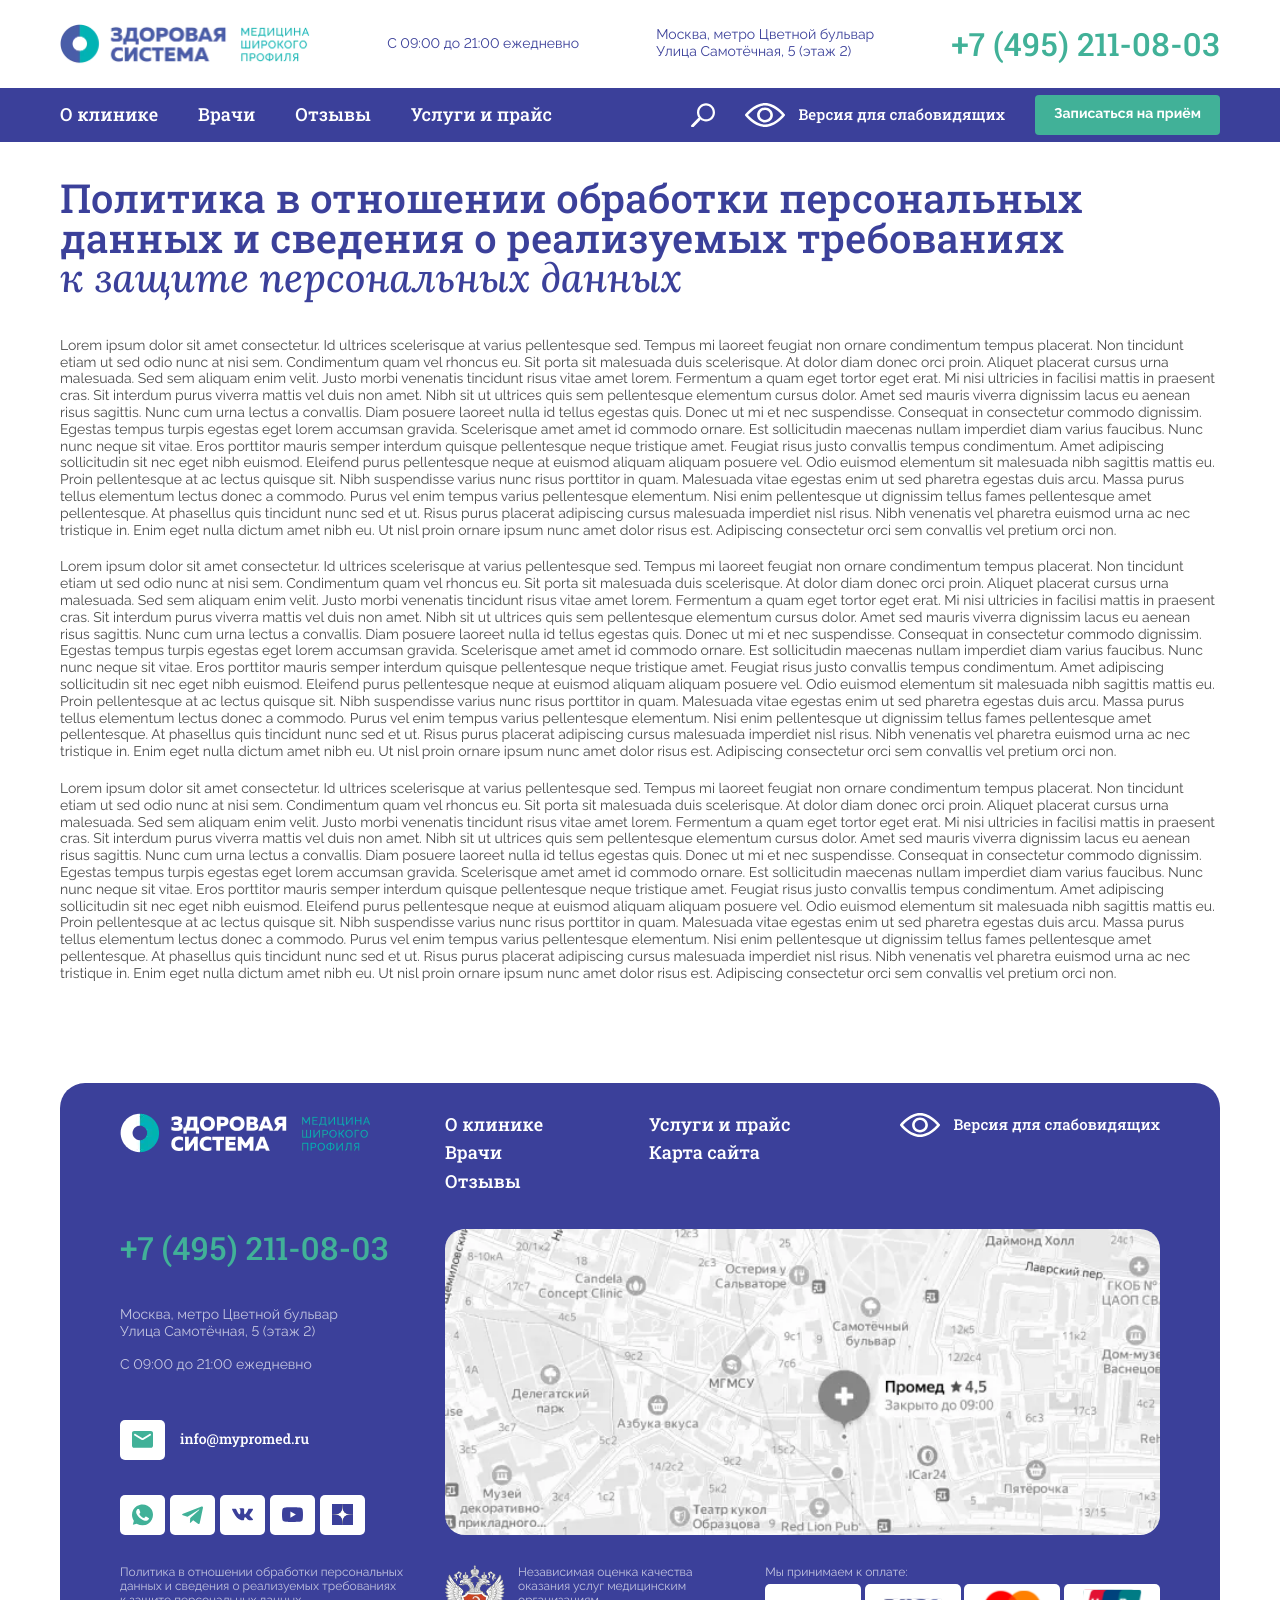
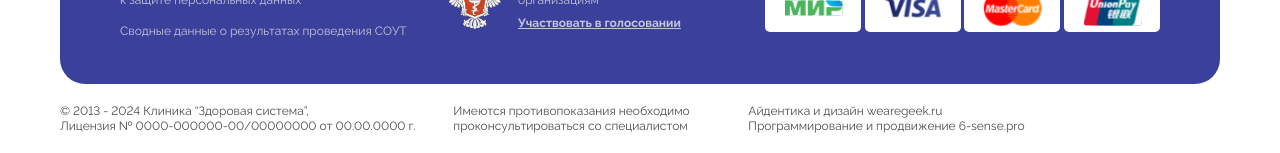
<file: confident.html>
<!DOCTYPE html>
<html lang="ru">

<head>
	<meta charset="UTF-8">
	<meta http-equiv="X-UA-Compatible" content="IE=edge">
	<meta name="viewport" content="width=device-width, initial-scale=1.0">
	<meta name="color-scheme" content="only light">
	<title>Здоровая система</title>

	<link rel="stylesheet" href="css/bootstrap523.min.css" />
	<link rel="stylesheet" href="css/custom-select.css" />
	<link rel="stylesheet" href="css/style.css" />

</head>

<body>
	<div class="body-inner">

		<header class="headerMain" id="headerMain">
	<div class="wrapperDefault">
		<div class="headerMain-inner">
			<div class="headerMain-logo" >
				<span class="logo"><img src="img/logo.webp" alt=""></span>
			</div>
			<div class="headerMain-time">
				С 09:00 до 21:00 ежедневно
			</div>
			<div class="headerMain-address">
				Москва, метро Цветной бульвар <br />
				Улица Самотёчная, 5 (этаж 2)
			</div>
			<div class="headerMain-phone">
				<a href="tel:+74952110803">+7 (495) 211-08-03</a>
			</div>
			<div class="btn headerMain-blind blindVersion-link visibleFor-impaired">
				<div class="headerMain-blind-txt blindVersion-txt">
					Обычная версия
				</div>
			</div>
		</div>
	</div>
	<div class="headerMain-menuLine-intersection visibleFor-normal"></div>
	<div class="headerMain-menuLine-outer">

		<div class="headerMain-menuLine">
			<div class="wrapperDefault">
				<div class="headerMain-menuLine-inner">
					<div class="headerMain-menuMobile">
						<nav class="headerMain-menu">
							<a href="">О клинике</a>
							<a href="">Врачи</a>
							<a href="">Отзывы</a>
							<a href="">Услуги и прайс</a>
						</nav>
					</div>
					<div class="headerMain-blind blindVersion-link visibleFor-normal">
						<div class="headerMain-blind-ico blindVersion-ico impaired-skip"></div>
						<div class="headerMain-blind-txt blindVersion-txt visibleFor-normal">
							Версия для слабовидящих
						</div>
						<div class="headerMain-blind-txt blindVersion-txt visibleFor-impaired">
							Обычная версия
						</div>
					</div>
					<div class="headerMain-search">
						<button type="button" class="headerMain-search-ico impaired-skip" value="Поиск"></button>
						<button type="button" class="headerMain-search-close impaired-skip" value="Закрыть поиск"></button>
						<div class="headerMain-search-cont">
							<div class="headerMain-search-field">
								<input type="text" placeholder="Найти..." />
							</div>
							<ul class="headerMain-search-result">
								<li><a href="" class="headerMain-search-result-link">Консультация врача Константинова Константина Контстантиновича</a>
									<span class="headerMain-search-result-dir">Услуга</span>
								</li>
								<li><a href="" class="headerMain-search-result-link">Консультация врача</a>
									<span class="headerMain-search-result-dir">Врач</span>
								</li>
								<li><a href="" class="headerMain-search-result-link">Консультация врача</a>
									<span class="headerMain-search-result-dir">Врач</span>
								</li>
								<li><a href="" class="headerMain-search-result-link">Консультация врача</a>
									<span class="headerMain-search-result-dir">Врач</span>
								</li>
								<li><a href="" class="headerMain-search-result-link">Консультация врача</a>
									<span class="headerMain-search-result-dir">Врач</span>
								</li>
							</ul>
	
						</div>
					</div>				
					<button type="button" class="btn btn-green headerMain-signup"><span class="btn-txt" data-bs-toggle="modal" data-bs-target="#modal-contact">Записаться на приём</span></button>
					<button type="button" class="headerMain-burger impaired-skip" value="Мобильное меню"></button>
				</div>
			</div>
		</div>
	</div>
	<div class="headerMain-assistPnl-intersection visibleFor-impaired"></div>
	<div class="headerMain-assistPnl-outer visibleFor-impaired">
		<div class="headerMain-assistPnl">
			<div class="wrapperDefault">
				<div class="assistPnl">
					<div class="assistPnl-btnGoto">
						<button type="button" onclick="document.getElementById('headerMain').scrollIntoView({behavior:'smooth'})" type="button" class="btn btn-white btn-onWhite btn-color-black"><span class="btn-txt">К содержанию</span></button>
					</div>
					<div class="assistPnl-font">
						<div class="btn-group-title assistPnl-font-title">Шрифт</div>
						<div class="btn-group select-fontSize">
							<button type="button" class="select-fontSize-normal fs-14 active" data-size="16" data-namesize="normal" data-index="1" title="Размер шрифта нормальный">A</button>
							<button type="button" class="select-fontSize-medium fs-22" data-size="20" data-namesize="medium" data-index="2" title="Размер шрифта увеличенный">A</button>
							<button type="button" class="select-fontSize-large fs-30" data-size="24" data-namesize="large" data-index="3" title="Размер шрифта большой">A</button>
						</div>
					</div>
					<div class="assistPnl-color">				
						<div class="btn-group-title assistPnl-font-title">Цвет</div>
						<div class="btn-group select-colorScheme">
							<button type="button" class="select-color-c1 active" data-index="1" data-scheme="blackOnWhite" title="Цветовая схема №1" style="color:#000 !important">Ц</button>
							<button type="button" class="select-color-c2" data-index="2" data-scheme="whiteOnBlack" title="Цветовая схема №2" style="color:#fff !important">Ц</button>
							<button type="button" class="select-color-c3" data-index="3" data-scheme="blueOnBlue" title="Цветовая схема №3" style="color:#2E6091 !important">Ц</button>
							<button type="button" class="select-color-c4" data-index="4" data-scheme="grayOnSand" title="Цветовая схема №4" style="color:#626261 !important">Ц</button>
							<button type="button" class="select-color-c5" data-index="5" data-scheme="limeOnBrown" title="Цветовая схема №5" style="color:#9CDC4B !important">Ц</button>
						</div>
					</div>
					<div class="assistPnl-player">				
						<div class="btn-group player-mode">
							<button type="button" class="player-mode-all" title="Озвучить всё">Озвучить всё</button>
							<button type="button" class="player-mode-play" title="пуск"></button>
							<button type="button" class="player-mode-pause" title="пауза"></button>
							<button type="button" class="player-mode-stop" title="стоп"></button>
						</div>
					</div>
				</div>
			</div>
		</div>
	</div>
</header>

		<!-- <nav class="breadcrumb">
			<div class="wrapperDefault">
				<a href="/">Главная</a>
				<span>Отзывы</span>
			</div>
		</nav> -->

		<section class="section-wrapper section-top">
			<div class="wrapperDefault gutters-extend">
				<div class="h1">
					Политика в&nbsp;отношении обработки персональных данных и&nbsp;сведения о&nbsp;реализуемых требованиях
					<div class="subTitle-h1">к&nbsp;защите персональных данных</div>
				</div>
				<div class="textContainer">

					<p>Lorem ipsum dolor sit amet consectetur. Id ultrices scelerisque at varius pellentesque sed. Tempus mi laoreet feugiat non ornare condimentum tempus placerat. Non tincidunt etiam ut sed odio nunc at nisi sem. Condimentum quam vel rhoncus eu. Sit porta sit malesuada duis scelerisque. At dolor diam donec orci proin. Aliquet placerat cursus urna malesuada. Sed sem aliquam enim velit. Justo morbi venenatis tincidunt risus vitae amet lorem. Fermentum a quam eget tortor eget erat. Mi nisi ultricies in facilisi mattis in praesent cras. Sit interdum purus viverra mattis vel duis non amet. Nibh sit ut ultrices quis sem pellentesque elementum cursus dolor. Amet sed mauris viverra dignissim lacus eu aenean risus sagittis. Nunc cum urna lectus a convallis. Diam posuere laoreet nulla id tellus egestas quis. Donec ut mi et nec suspendisse. Consequat in consectetur commodo dignissim. Egestas tempus turpis egestas eget lorem accumsan gravida. Scelerisque amet amet id commodo ornare. Est sollicitudin maecenas nullam imperdiet diam varius faucibus. Nunc nunc neque sit vitae. Eros porttitor mauris semper interdum quisque pellentesque neque tristique amet. Feugiat risus justo convallis tempus condimentum. Amet adipiscing sollicitudin sit nec eget nibh euismod. Eleifend purus pellentesque neque at euismod aliquam aliquam posuere vel. Odio euismod elementum sit malesuada nibh sagittis mattis eu. Proin pellentesque at ac lectus quisque sit. Nibh suspendisse varius nunc risus porttitor in quam. Malesuada vitae egestas enim ut sed pharetra egestas duis arcu. Massa purus tellus elementum lectus donec a commodo. Purus vel enim tempus varius pellentesque elementum. Nisi enim pellentesque ut dignissim tellus fames pellentesque amet pellentesque. At phasellus quis tincidunt nunc sed et ut. Risus purus placerat adipiscing cursus malesuada imperdiet nisl risus. Nibh venenatis vel pharetra euismod urna ac nec tristique in. Enim eget nulla dictum amet nibh eu. Ut nisl proin ornare ipsum nunc amet dolor risus est. Adipiscing consectetur orci sem convallis vel pretium orci non.</p>
					<p>Lorem ipsum dolor sit amet consectetur. Id ultrices scelerisque at varius pellentesque sed. Tempus mi laoreet feugiat non ornare condimentum tempus placerat. Non tincidunt etiam ut sed odio nunc at nisi sem. Condimentum quam vel rhoncus eu. Sit porta sit malesuada duis scelerisque. At dolor diam donec orci proin. Aliquet placerat cursus urna malesuada. Sed sem aliquam enim velit. Justo morbi venenatis tincidunt risus vitae amet lorem. Fermentum a quam eget tortor eget erat. Mi nisi ultricies in facilisi mattis in praesent cras. Sit interdum purus viverra mattis vel duis non amet. Nibh sit ut ultrices quis sem pellentesque elementum cursus dolor. Amet sed mauris viverra dignissim lacus eu aenean risus sagittis. Nunc cum urna lectus a convallis. Diam posuere laoreet nulla id tellus egestas quis. Donec ut mi et nec suspendisse. Consequat in consectetur commodo dignissim. Egestas tempus turpis egestas eget lorem accumsan gravida. Scelerisque amet amet id commodo ornare. Est sollicitudin maecenas nullam imperdiet diam varius faucibus. Nunc nunc neque sit vitae. Eros porttitor mauris semper interdum quisque pellentesque neque tristique amet. Feugiat risus justo convallis tempus condimentum. Amet adipiscing sollicitudin sit nec eget nibh euismod. Eleifend purus pellentesque neque at euismod aliquam aliquam posuere vel. Odio euismod elementum sit malesuada nibh sagittis mattis eu. Proin pellentesque at ac lectus quisque sit. Nibh suspendisse varius nunc risus porttitor in quam. Malesuada vitae egestas enim ut sed pharetra egestas duis arcu. Massa purus tellus elementum lectus donec a commodo. Purus vel enim tempus varius pellentesque elementum. Nisi enim pellentesque ut dignissim tellus fames pellentesque amet pellentesque. At phasellus quis tincidunt nunc sed et ut. Risus purus placerat adipiscing cursus malesuada imperdiet nisl risus. Nibh venenatis vel pharetra euismod urna ac nec tristique in. Enim eget nulla dictum amet nibh eu. Ut nisl proin ornare ipsum nunc amet dolor risus est. Adipiscing consectetur orci sem convallis vel pretium orci non.</p>
					<p>Lorem ipsum dolor sit amet consectetur. Id ultrices scelerisque at varius pellentesque sed. Tempus mi laoreet feugiat non ornare condimentum tempus placerat. Non tincidunt etiam ut sed odio nunc at nisi sem. Condimentum quam vel rhoncus eu. Sit porta sit malesuada duis scelerisque. At dolor diam donec orci proin. Aliquet placerat cursus urna malesuada. Sed sem aliquam enim velit. Justo morbi venenatis tincidunt risus vitae amet lorem. Fermentum a quam eget tortor eget erat. Mi nisi ultricies in facilisi mattis in praesent cras. Sit interdum purus viverra mattis vel duis non amet. Nibh sit ut ultrices quis sem pellentesque elementum cursus dolor. Amet sed mauris viverra dignissim lacus eu aenean risus sagittis. Nunc cum urna lectus a convallis. Diam posuere laoreet nulla id tellus egestas quis. Donec ut mi et nec suspendisse. Consequat in consectetur commodo dignissim. Egestas tempus turpis egestas eget lorem accumsan gravida. Scelerisque amet amet id commodo ornare. Est sollicitudin maecenas nullam imperdiet diam varius faucibus. Nunc nunc neque sit vitae. Eros porttitor mauris semper interdum quisque pellentesque neque tristique amet. Feugiat risus justo convallis tempus condimentum. Amet adipiscing sollicitudin sit nec eget nibh euismod. Eleifend purus pellentesque neque at euismod aliquam aliquam posuere vel. Odio euismod elementum sit malesuada nibh sagittis mattis eu. Proin pellentesque at ac lectus quisque sit. Nibh suspendisse varius nunc risus porttitor in quam. Malesuada vitae egestas enim ut sed pharetra egestas duis arcu. Massa purus tellus elementum lectus donec a commodo. Purus vel enim tempus varius pellentesque elementum. Nisi enim pellentesque ut dignissim tellus fames pellentesque amet pellentesque. At phasellus quis tincidunt nunc sed et ut. Risus purus placerat adipiscing cursus malesuada imperdiet nisl risus. Nibh venenatis vel pharetra euismod urna ac nec tristique in. Enim eget nulla dictum amet nibh eu. Ut nisl proin ornare ipsum nunc amet dolor risus est. Adipiscing consectetur orci sem convallis vel pretium orci non.</p>
				</div>
			</div>
		</section>

		<footer class="footerMain">
	<div class="wrapperDefault">
		<div class="footerMain-inner">
			<div class="footerMain-logo">
				<img src="img/logo-footer.webp" alt="" width="250" />
			</div>
			<div class="footerMain-menu">
				<nav>
					<a href="">О клинике</a>
					<a href="">Врачи</a>
					<a href="">Отзывы</a>
					<a href="">Услуги и прайс</a>
					<a href="">Карта сайта</a>
				</nav>
			</div>
			<div class="footerMain-blind blindVersion-link">
				<div class="footerMain-blind-ico blindVersion-ico impaired-skip"></div>
				<div class="headerMain-blind-txt blindVersion-txt visibleFor-normal">
					Версия для слабовидящих
				</div>
				<div class="headerMain-blind-txt blindVersion-txt visibleFor-impaired">
					Обычная версия
				</div>
			</div>
			<div class="footerMain-phone">
				<a href="tel:+74952110803">+7 (495) 211-08-03</a>
			</div>
			<div class="footerMain-address">
				<p>
					Москва, метро Цветной бульвар <br />
					Улица Самотёчная, 5&nbsp;(этаж&nbsp;2)
				</p>
				<p>С&nbsp;09:00 до&nbsp;21:00 ежедневно</p>
			</div>
			<div class="footerMain-socials visibleFor-impaired">
				<div class="footerMain-socials-inner">
					<p><b>E-mail:</b> <a href="mailto:info@mypromed.ru">info@mypromed.ru</a></p>
					<p><b>Телефон:</b> <a href="tel:+74952110803">+7 (495) 211-08-03</a></p>
					<p><b>Социальные сети:</b> <a href="">ВКонтакте</a>, <a href="">YouTube</a>, <a href="">Дзен</a></p>
					<p><b>Мессенджеры:</b> WhatsApp, Telegram</p>
				</div>
			</div>
			<div class="footerMain-socials visibleFor-normal">
				<a href="mailto:info@mypromed.ru" class="footerMain-socials-item email">
					<div class="footerMain-socials-item-img">
						<img src="img/email.svg" alt="">
					</div>
					<div class="footerMain-socials-item-txt">info@mypromed.ru</div>
				</a>
				<a href="" class="footerMain-socials-item wt">
					<div class="footerMain-socials-item-img">
						<img src="img/wt.svg" alt="">
					</div>
				</a>
				<a href="" class="footerMain-socials-item tg">
					<div class="footerMain-socials-item-img">
						<img src="img/tg.svg" alt="">
					</div>
				</a>
				<a href="" class="footerMain-socials-item vk">
					<div class="footerMain-socials-item-img">
						<img src="img/vk.svg" alt="">
					</div>
				</a>
				<a href="" class="footerMain-socials-item yt">
					<div class="footerMain-socials-item-img">
						<img src="img/yt.svg" alt="">
					</div>
				</a>
				<a href="" class="footerMain-socials-item yd">
					<div class="footerMain-socials-item-img">
						<img src="img/yd.svg" alt="">
					</div>
				</a>
			</div>
			<div class="footerMain-map">
				<img src="img/temp_map.webp" alt="" />
				<a href="" class="btn btn-white w-100 mt-2 d-lg-none"><span class="btn-txt">Смотреть на Яндекс.Картах</span></a>
			</div>
			<div class="footerMain-confident">
				<p><a href="">Политика в&nbsp;отношении обработки персональных данных и&nbsp;сведения о&nbsp;реализуемых требованиях к&nbsp;защите персональных данных</a></p>
				<p><a href="">Сводные данные о&nbsp;результатах проведения СОУТ</a></p>
			</div>
			<div class="footerMain-gerb">
				<img src="img/gerb.webp" alt="">
				<p>Независимая оценка качества оказания услуг медицинским организациям
					<a href="">Участвовать в голосовании</a></p>
			</div>
			<div class="footerMain-pays">
				<div class="footerMain-pays-inner">
					<div class="footerMain-pays-title"><b>Мы принимаем к оплате: </b>
						<span class="footerMain-pays-cards visibleFor-impaired">
							<span>МИР,</span>
							<span>Visa,</span>
							<span>MasterCard,</span>
							<span>UnionPay</span>
						</span>
					</div>
					<div class="footerMain-pays-item mir">
						<img src="img/card-mir.svg" alt="">
					</div>
					<div class="footerMain-pays-item visa">
						<img src="img/card-visa.svg" alt="">
					</div>
					<div class="footerMain-pays-item mc">
						<img src="img/card-mc.svg" alt="">
					</div>
					<div class="footerMain-pays-item up">
						<img src="img/card-up.svg" alt="">
					</div>
				</div>	
			</div>
		</div>
	</div>
	<div class="footerMain-bottom">
		<div class="wrapperDefault">
			<div class="row">
				<div class="col-12 col-lg-4">
					© 2013 - 2024 Клиника “Здоровая система”,  <br />
					Лицензия № 0000-000000-00/00000000 от 00.00.0000 г.
				</div>
				<div class="col-12 col-lg-3">
					Имеются противопоказания необходимо проконсультироваться со специалистом
				</div>
				<div class="col-12 col-lg-4">
					Айдентика и дизайн wearegeek.ru  <br />
					Программирование и продвижение 6-sense.pro
				</div>
			</div>
		</div>
	</div>
</footer>

<!-- popup Вакансия -->
<div class="modal modal-vacancy fade" tabindex="-1" id="modal-vacancy">
	<div class="modal-dialog">
		<div class="modal-content">
			<div class="modal-header">
				<div class="modal-title h1">Оставьте контакты и&nbsp;мы&nbsp;вам перезвоним</div>
				<button type="button" class="btn-close" data-bs-dismiss="modal" aria-label="Закрыть"></button>
			</div>
			<div class="modal-body">
				<p>Заполните форму и наш специалист свяжется с вами в течение 30 минут</p>
				<form class="form form-popup">
					<div class="form-item">
						<div class="form-item-inputContainer">
							<input class="form-item-input" type="text" placeholder=" ">
							<div class="form-item-placeholder">Ваше имя</div>
						</div>
					</div>
					<div class="form-item">
						<div class="form-item-inputContainer">
							<input class="form-item-input" type="text" placeholder=" ">
							<div class="form-item-placeholder">Номер телефона</div>
						</div>
					</div>
					<div class="form-item">
						<div class="form-item-inputContainer">
							<textarea class="form-item-input" placeholder=" "></textarea>
							<div class="form-item-placeholder">Сопроводительное письмо</div>
						</div>
					</div>
					<div class="form-item form-item-attach mt-2 mb-5">
						<label class="form-item-label" for="attachFileInput">Прикрепить резюме</label>	
						<div class="form-item-input-wrap">
							<input id="attachFileInput" class="form-item-input" type="file" accept=".doc,.docx, .pdf" onchange="attachFile.get(this, 5)">
						</div>
						<div class="form-item-attach-error"></div>
					</div>	
					<div class="form-item">							
						<div class="form-item-boxContainer">
							<input id="vacancyCheck" type="checkbox" value="1" name="" class="form-item-inputCheckbox">
							<span class="checkbox"></span>
							<label for="vacancyCheck" class="checkbox-content">
								<span class="checkbox-txt fs-10 c-white">
									Я согласен с <a href="" class="c-white uline">политикой конфиденциальности</a>
								</span>
							</label>
						</div>	
					</div>
					<button type="button" class="btn btn-white btn-submit mt-2"><span class="btn-txt">Отправить заявку</span></button>
				</form>
			</div>			
		</div>
	</div>
</div>

<!-- popup Контакт -->
<div class="modal modal-contact fade" tabindex="-1" id="modal-contact">
	<div class="modal-dialog">
		<div class="modal-content">
			<div class="modal-header">
				<div class="modal-title h1">Оставьте контакты и&nbsp;мы&nbsp;вам перезвоним</div>
				<button type="button" class="btn-close" data-bs-dismiss="modal" aria-label="Закрыть"></button>
			</div>
			<div class="modal-body">
				<p>Заполните форму и наш специалист свяжется с вами в течение 30 минут</p>
				<form class="form form-popup">
					<div class="form-item">
						<div class="form-item-inputContainer">
							<input class="form-item-input" type="text" placeholder=" ">
							<div class="form-item-placeholder">Ваше имя</div>
						</div>
					</div>
					<div class="form-item">
						<div class="form-item-inputContainer">
							<input class="form-item-input" type="text" placeholder=" ">
							<div class="form-item-placeholder">Номер телефона</div>
						</div>
					</div>										
					<div class="form-item">							
						<div class="form-item-boxContainer">
							<input id="contactCheck" type="checkbox" value="1" name="" class="form-item-inputCheckbox">
							<span class="checkbox"></span>
							<label for="contactCheck" class="checkbox-content">
								<span class="checkbox-txt fs-10 c-white">
									Я согласен с <a href="" class="c-white uline">политикой конфиденциальности</a>
								</span>
							</label>
						</div>	
					</div>
					<button type="button" class="btn btn-white btn-submit mt-2"><span class="btn-txt">Отправить заявку</span></button>
				</form>
			</div>			
		</div>
	</div>
</div>

<!-- всплывающая подсказка -->
<div class="modal modal-tooltip fade" tabindex="-1" id="modal-tooltip">
	<div class="modal-dialog">
		<div class="modal-content">
			<div class="modal-header">
				<button type="button" class="btn-close" data-bs-dismiss="modal" aria-label="Закрыть"></button>
			</div>
			<div class="modal-body">
				<!-- tooptip content here  -->
				<!-- content is added from common.js -->
			</div>			
		</div>
	</div>
</div>

<script defer src="js/bootstrap.min.js"></script>
<script defer type="text/javascript" src="js/custom-select.min.js"></script>
<link rel="stylesheet" href="css/swiper.min.css" />
<script defer type="text/javascript" src="js/swiper.min.js"></script>

<script defer type="text/javascript" src="js/common.js"></script>
	</div>

</body>

</html>
</file>
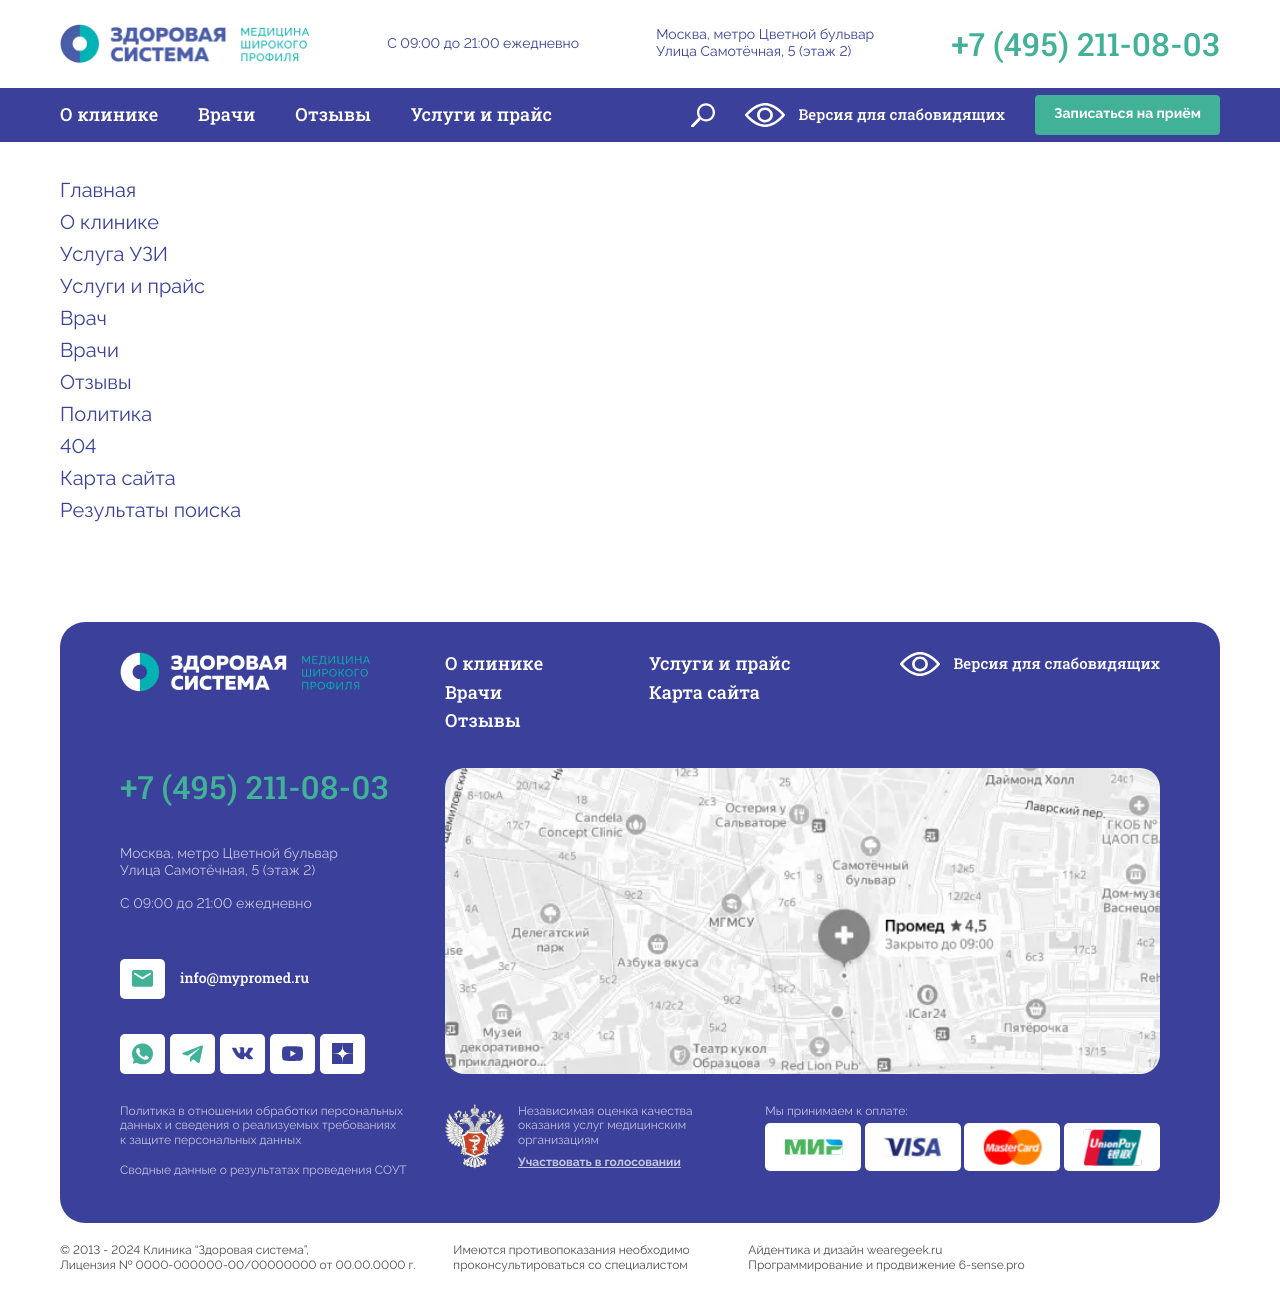
<file: links.html>
<!DOCTYPE html>
<html lang="ru">

<head>
	<meta charset="UTF-8">
	<meta http-equiv="X-UA-Compatible" content="IE=edge">
	<meta name="viewport" content="width=device-width, initial-scale=1.0">
	<meta name="color-scheme" content="only light">
	<title>Здоровая система</title>

	<link rel="stylesheet" href="css/bootstrap523.min.css" />
	<link rel="stylesheet" href="css/custom-select.css" />
	<link rel="stylesheet" href="css/style.css" />

</head>

<body>
	<div class="body-inner">

		<header class="headerMain" id="headerMain">
	<div class="wrapperDefault">
		<div class="headerMain-inner">
			<div class="headerMain-logo" >
				<span class="logo"><img src="img/logo.webp" alt=""></span>
			</div>
			<div class="headerMain-time">
				С 09:00 до 21:00 ежедневно
			</div>
			<div class="headerMain-address">
				Москва, метро Цветной бульвар <br />
				Улица Самотёчная, 5 (этаж 2)
			</div>
			<div class="headerMain-phone">
				<a href="tel:+74952110803">+7 (495) 211-08-03</a>
			</div>
			<div class="btn headerMain-blind blindVersion-link visibleFor-impaired">
				<div class="headerMain-blind-txt blindVersion-txt">
					Обычная версия
				</div>
			</div>
		</div>
	</div>
	<div class="headerMain-menuLine-intersection visibleFor-normal"></div>
	<div class="headerMain-menuLine-outer">

		<div class="headerMain-menuLine">
			<div class="wrapperDefault">
				<div class="headerMain-menuLine-inner">
					<div class="headerMain-menuMobile">
						<nav class="headerMain-menu">
							<a href="">О клинике</a>
							<a href="">Врачи</a>
							<a href="">Отзывы</a>
							<a href="">Услуги и прайс</a>
						</nav>
					</div>
					<div class="headerMain-blind blindVersion-link visibleFor-normal">
						<div class="headerMain-blind-ico blindVersion-ico impaired-skip"></div>
						<div class="headerMain-blind-txt blindVersion-txt visibleFor-normal">
							Версия для слабовидящих
						</div>
						<div class="headerMain-blind-txt blindVersion-txt visibleFor-impaired">
							Обычная версия
						</div>
					</div>
					<div class="headerMain-search">
						<button type="button" class="headerMain-search-ico impaired-skip" value="Поиск"></button>
						<button type="button" class="headerMain-search-close impaired-skip" value="Закрыть поиск"></button>
						<div class="headerMain-search-cont">
							<div class="headerMain-search-field">
								<input type="text" placeholder="Найти..." />
							</div>
							<ul class="headerMain-search-result">
								<li><a href="" class="headerMain-search-result-link">Консультация врача Константинова Константина Контстантиновича</a>
									<span class="headerMain-search-result-dir">Услуга</span>
								</li>
								<li><a href="" class="headerMain-search-result-link">Консультация врача</a>
									<span class="headerMain-search-result-dir">Врач</span>
								</li>
								<li><a href="" class="headerMain-search-result-link">Консультация врача</a>
									<span class="headerMain-search-result-dir">Врач</span>
								</li>
								<li><a href="" class="headerMain-search-result-link">Консультация врача</a>
									<span class="headerMain-search-result-dir">Врач</span>
								</li>
								<li><a href="" class="headerMain-search-result-link">Консультация врача</a>
									<span class="headerMain-search-result-dir">Врач</span>
								</li>
							</ul>
	
						</div>
					</div>				
					<button type="button" class="btn btn-green headerMain-signup"><span class="btn-txt" data-bs-toggle="modal" data-bs-target="#modal-contact">Записаться на приём</span></button>
					<button type="button" class="headerMain-burger impaired-skip" value="Мобильное меню"></button>
				</div>
			</div>
		</div>
	</div>
	<div class="headerMain-assistPnl-intersection visibleFor-impaired"></div>
	<div class="headerMain-assistPnl-outer visibleFor-impaired">
		<div class="headerMain-assistPnl">
			<div class="wrapperDefault">
				<div class="assistPnl">
					<div class="assistPnl-btnGoto">
						<button type="button" onclick="document.getElementById('headerMain').scrollIntoView({behavior:'smooth'})" type="button" class="btn btn-white btn-onWhite btn-color-black"><span class="btn-txt">К содержанию</span></button>
					</div>
					<div class="assistPnl-font">
						<div class="btn-group-title assistPnl-font-title">Шрифт</div>
						<div class="btn-group select-fontSize">
							<button type="button" class="select-fontSize-normal fs-14 active" data-size="16" data-namesize="normal" data-index="1" title="Размер шрифта нормальный">A</button>
							<button type="button" class="select-fontSize-medium fs-22" data-size="20" data-namesize="medium" data-index="2" title="Размер шрифта увеличенный">A</button>
							<button type="button" class="select-fontSize-large fs-30" data-size="24" data-namesize="large" data-index="3" title="Размер шрифта большой">A</button>
						</div>
					</div>
					<div class="assistPnl-color">				
						<div class="btn-group-title assistPnl-font-title">Цвет</div>
						<div class="btn-group select-colorScheme">
							<button type="button" class="select-color-c1 active" data-index="1" data-scheme="blackOnWhite" title="Цветовая схема №1" style="color:#000 !important">Ц</button>
							<button type="button" class="select-color-c2" data-index="2" data-scheme="whiteOnBlack" title="Цветовая схема №2" style="color:#fff !important">Ц</button>
							<button type="button" class="select-color-c3" data-index="3" data-scheme="blueOnBlue" title="Цветовая схема №3" style="color:#2E6091 !important">Ц</button>
							<button type="button" class="select-color-c4" data-index="4" data-scheme="grayOnSand" title="Цветовая схема №4" style="color:#626261 !important">Ц</button>
							<button type="button" class="select-color-c5" data-index="5" data-scheme="limeOnBrown" title="Цветовая схема №5" style="color:#9CDC4B !important">Ц</button>
						</div>
					</div>
					<div class="assistPnl-player">				
						<div class="btn-group player-mode">
							<button type="button" class="player-mode-all" title="Озвучить всё">Озвучить всё</button>
							<button type="button" class="player-mode-play" title="пуск"></button>
							<button type="button" class="player-mode-pause" title="пауза"></button>
							<button type="button" class="player-mode-stop" title="стоп"></button>
						</div>
					</div>
				</div>
			</div>
		</div>
	</div>
</header>

		<section class="section-wrapper section-top">
			<div class="wrapperDefault d-flex flex-column gap-2 fs-20">				
				<a href="index.html" class="d-block"><span class="btn-txt">Главная</span></a>
				<a href="about.html" class="d-block"><span class="btn-txt">О клинике</span></a>
				<a href="service.html" class="d-block"><span class="btn-txt">Услуга УЗИ</span></a>
				<a href="price.html" class="d-block"><span class="btn-txt">Услуги и прайс</span></a>
				<a href="medic.html" class="d-block"><span class="btn-txt">Врач</span></a>
				<a href="medics.html" class="d-block"><span class="btn-txt">Врачи</span></a>
				<a href="reviews.html" class="d-block"><span class="btn-txt">Отзывы</span></a>
				<a href="confident.html" class="d-block"><span class="btn-txt">Политика</span></a>
				<a href="404.html" class="d-block"><span class="btn-txt">404</span></a>
				<a href="map.html" class="d-block"><span class="btn-txt">Карта сайта</span></a>
				<a href="search-result.html" class=""><span class="btn-txt">Результаты поиска</span></a>
			</div>
		</section>

		<footer class="footerMain">
	<div class="wrapperDefault">
		<div class="footerMain-inner">
			<div class="footerMain-logo">
				<img src="img/logo-footer.webp" alt="" width="250" />
			</div>
			<div class="footerMain-menu">
				<nav>
					<a href="">О клинике</a>
					<a href="">Врачи</a>
					<a href="">Отзывы</a>
					<a href="">Услуги и прайс</a>
					<a href="">Карта сайта</a>
				</nav>
			</div>
			<div class="footerMain-blind blindVersion-link">
				<div class="footerMain-blind-ico blindVersion-ico impaired-skip"></div>
				<div class="headerMain-blind-txt blindVersion-txt visibleFor-normal">
					Версия для слабовидящих
				</div>
				<div class="headerMain-blind-txt blindVersion-txt visibleFor-impaired">
					Обычная версия
				</div>
			</div>
			<div class="footerMain-phone">
				<a href="tel:+74952110803">+7 (495) 211-08-03</a>
			</div>
			<div class="footerMain-address">
				<p>
					Москва, метро Цветной бульвар <br />
					Улица Самотёчная, 5&nbsp;(этаж&nbsp;2)
				</p>
				<p>С&nbsp;09:00 до&nbsp;21:00 ежедневно</p>
			</div>
			<div class="footerMain-socials visibleFor-impaired">
				<div class="footerMain-socials-inner">
					<p><b>E-mail:</b> <a href="mailto:info@mypromed.ru">info@mypromed.ru</a></p>
					<p><b>Телефон:</b> <a href="tel:+74952110803">+7 (495) 211-08-03</a></p>
					<p><b>Социальные сети:</b> <a href="">ВКонтакте</a>, <a href="">YouTube</a>, <a href="">Дзен</a></p>
					<p><b>Мессенджеры:</b> WhatsApp, Telegram</p>
				</div>
			</div>
			<div class="footerMain-socials visibleFor-normal">
				<a href="mailto:info@mypromed.ru" class="footerMain-socials-item email">
					<div class="footerMain-socials-item-img">
						<img src="img/email.svg" alt="">
					</div>
					<div class="footerMain-socials-item-txt">info@mypromed.ru</div>
				</a>
				<a href="" class="footerMain-socials-item wt">
					<div class="footerMain-socials-item-img">
						<img src="img/wt.svg" alt="">
					</div>
				</a>
				<a href="" class="footerMain-socials-item tg">
					<div class="footerMain-socials-item-img">
						<img src="img/tg.svg" alt="">
					</div>
				</a>
				<a href="" class="footerMain-socials-item vk">
					<div class="footerMain-socials-item-img">
						<img src="img/vk.svg" alt="">
					</div>
				</a>
				<a href="" class="footerMain-socials-item yt">
					<div class="footerMain-socials-item-img">
						<img src="img/yt.svg" alt="">
					</div>
				</a>
				<a href="" class="footerMain-socials-item yd">
					<div class="footerMain-socials-item-img">
						<img src="img/yd.svg" alt="">
					</div>
				</a>
			</div>
			<div class="footerMain-map">
				<img src="img/temp_map.webp" alt="" />
				<a href="" class="btn btn-white w-100 mt-2 d-lg-none"><span class="btn-txt">Смотреть на Яндекс.Картах</span></a>
			</div>
			<div class="footerMain-confident">
				<p><a href="">Политика в&nbsp;отношении обработки персональных данных и&nbsp;сведения о&nbsp;реализуемых требованиях к&nbsp;защите персональных данных</a></p>
				<p><a href="">Сводные данные о&nbsp;результатах проведения СОУТ</a></p>
			</div>
			<div class="footerMain-gerb">
				<img src="img/gerb.webp" alt="">
				<p>Независимая оценка качества оказания услуг медицинским организациям
					<a href="">Участвовать в голосовании</a></p>
			</div>
			<div class="footerMain-pays">
				<div class="footerMain-pays-inner">
					<div class="footerMain-pays-title"><b>Мы принимаем к оплате: </b>
						<span class="footerMain-pays-cards visibleFor-impaired">
							<span>МИР,</span>
							<span>Visa,</span>
							<span>MasterCard,</span>
							<span>UnionPay</span>
						</span>
					</div>
					<div class="footerMain-pays-item mir">
						<img src="img/card-mir.svg" alt="">
					</div>
					<div class="footerMain-pays-item visa">
						<img src="img/card-visa.svg" alt="">
					</div>
					<div class="footerMain-pays-item mc">
						<img src="img/card-mc.svg" alt="">
					</div>
					<div class="footerMain-pays-item up">
						<img src="img/card-up.svg" alt="">
					</div>
				</div>	
			</div>
		</div>
	</div>
	<div class="footerMain-bottom">
		<div class="wrapperDefault">
			<div class="row">
				<div class="col-12 col-lg-4">
					© 2013 - 2024 Клиника “Здоровая система”,  <br />
					Лицензия № 0000-000000-00/00000000 от 00.00.0000 г.
				</div>
				<div class="col-12 col-lg-3">
					Имеются противопоказания необходимо проконсультироваться со специалистом
				</div>
				<div class="col-12 col-lg-4">
					Айдентика и дизайн wearegeek.ru  <br />
					Программирование и продвижение 6-sense.pro
				</div>
			</div>
		</div>
	</div>
</footer>

<!-- popup Вакансия -->
<div class="modal modal-vacancy fade" tabindex="-1" id="modal-vacancy">
	<div class="modal-dialog">
		<div class="modal-content">
			<div class="modal-header">
				<div class="modal-title h1">Оставьте контакты и&nbsp;мы&nbsp;вам перезвоним</div>
				<button type="button" class="btn-close" data-bs-dismiss="modal" aria-label="Закрыть"></button>
			</div>
			<div class="modal-body">
				<p>Заполните форму и наш специалист свяжется с вами в течение 30 минут</p>
				<form class="form form-popup">
					<div class="form-item">
						<div class="form-item-inputContainer">
							<input class="form-item-input" type="text" placeholder=" ">
							<div class="form-item-placeholder">Ваше имя</div>
						</div>
					</div>
					<div class="form-item">
						<div class="form-item-inputContainer">
							<input class="form-item-input" type="text" placeholder=" ">
							<div class="form-item-placeholder">Номер телефона</div>
						</div>
					</div>
					<div class="form-item">
						<div class="form-item-inputContainer">
							<textarea class="form-item-input" placeholder=" "></textarea>
							<div class="form-item-placeholder">Сопроводительное письмо</div>
						</div>
					</div>
					<div class="form-item form-item-attach mt-2 mb-5">
						<label class="form-item-label" for="attachFileInput">Прикрепить резюме</label>	
						<div class="form-item-input-wrap">
							<input id="attachFileInput" class="form-item-input" type="file" accept=".doc,.docx, .pdf" onchange="attachFile.get(this, 5)">
						</div>
						<div class="form-item-attach-error"></div>
					</div>	
					<div class="form-item">							
						<div class="form-item-boxContainer">
							<input id="vacancyCheck" type="checkbox" value="1" name="" class="form-item-inputCheckbox">
							<span class="checkbox"></span>
							<label for="vacancyCheck" class="checkbox-content">
								<span class="checkbox-txt fs-10 c-white">
									Я согласен с <a href="" class="c-white uline">политикой конфиденциальности</a>
								</span>
							</label>
						</div>	
					</div>
					<button type="button" class="btn btn-white btn-submit mt-2"><span class="btn-txt">Отправить заявку</span></button>
				</form>
			</div>			
		</div>
	</div>
</div>

<!-- popup Контакт -->
<div class="modal modal-contact fade" tabindex="-1" id="modal-contact">
	<div class="modal-dialog">
		<div class="modal-content">
			<div class="modal-header">
				<div class="modal-title h1">Оставьте контакты и&nbsp;мы&nbsp;вам перезвоним</div>
				<button type="button" class="btn-close" data-bs-dismiss="modal" aria-label="Закрыть"></button>
			</div>
			<div class="modal-body">
				<p>Заполните форму и наш специалист свяжется с вами в течение 30 минут</p>
				<form class="form form-popup">
					<div class="form-item">
						<div class="form-item-inputContainer">
							<input class="form-item-input" type="text" placeholder=" ">
							<div class="form-item-placeholder">Ваше имя</div>
						</div>
					</div>
					<div class="form-item">
						<div class="form-item-inputContainer">
							<input class="form-item-input" type="text" placeholder=" ">
							<div class="form-item-placeholder">Номер телефона</div>
						</div>
					</div>										
					<div class="form-item">							
						<div class="form-item-boxContainer">
							<input id="contactCheck" type="checkbox" value="1" name="" class="form-item-inputCheckbox">
							<span class="checkbox"></span>
							<label for="contactCheck" class="checkbox-content">
								<span class="checkbox-txt fs-10 c-white">
									Я согласен с <a href="" class="c-white uline">политикой конфиденциальности</a>
								</span>
							</label>
						</div>	
					</div>
					<button type="button" class="btn btn-white btn-submit mt-2"><span class="btn-txt">Отправить заявку</span></button>
				</form>
			</div>			
		</div>
	</div>
</div>

<!-- всплывающая подсказка -->
<div class="modal modal-tooltip fade" tabindex="-1" id="modal-tooltip">
	<div class="modal-dialog">
		<div class="modal-content">
			<div class="modal-header">
				<button type="button" class="btn-close" data-bs-dismiss="modal" aria-label="Закрыть"></button>
			</div>
			<div class="modal-body">
				<!-- tooptip content here  -->
				<!-- content is added from common.js -->
			</div>			
		</div>
	</div>
</div>

<script defer src="js/bootstrap.min.js"></script>
<script defer type="text/javascript" src="js/custom-select.min.js"></script>
<link rel="stylesheet" href="css/swiper.min.css" />
<script defer type="text/javascript" src="js/swiper.min.js"></script>

<script defer type="text/javascript" src="js/common.js"></script>
	</div>

</body>

</html>
</file>
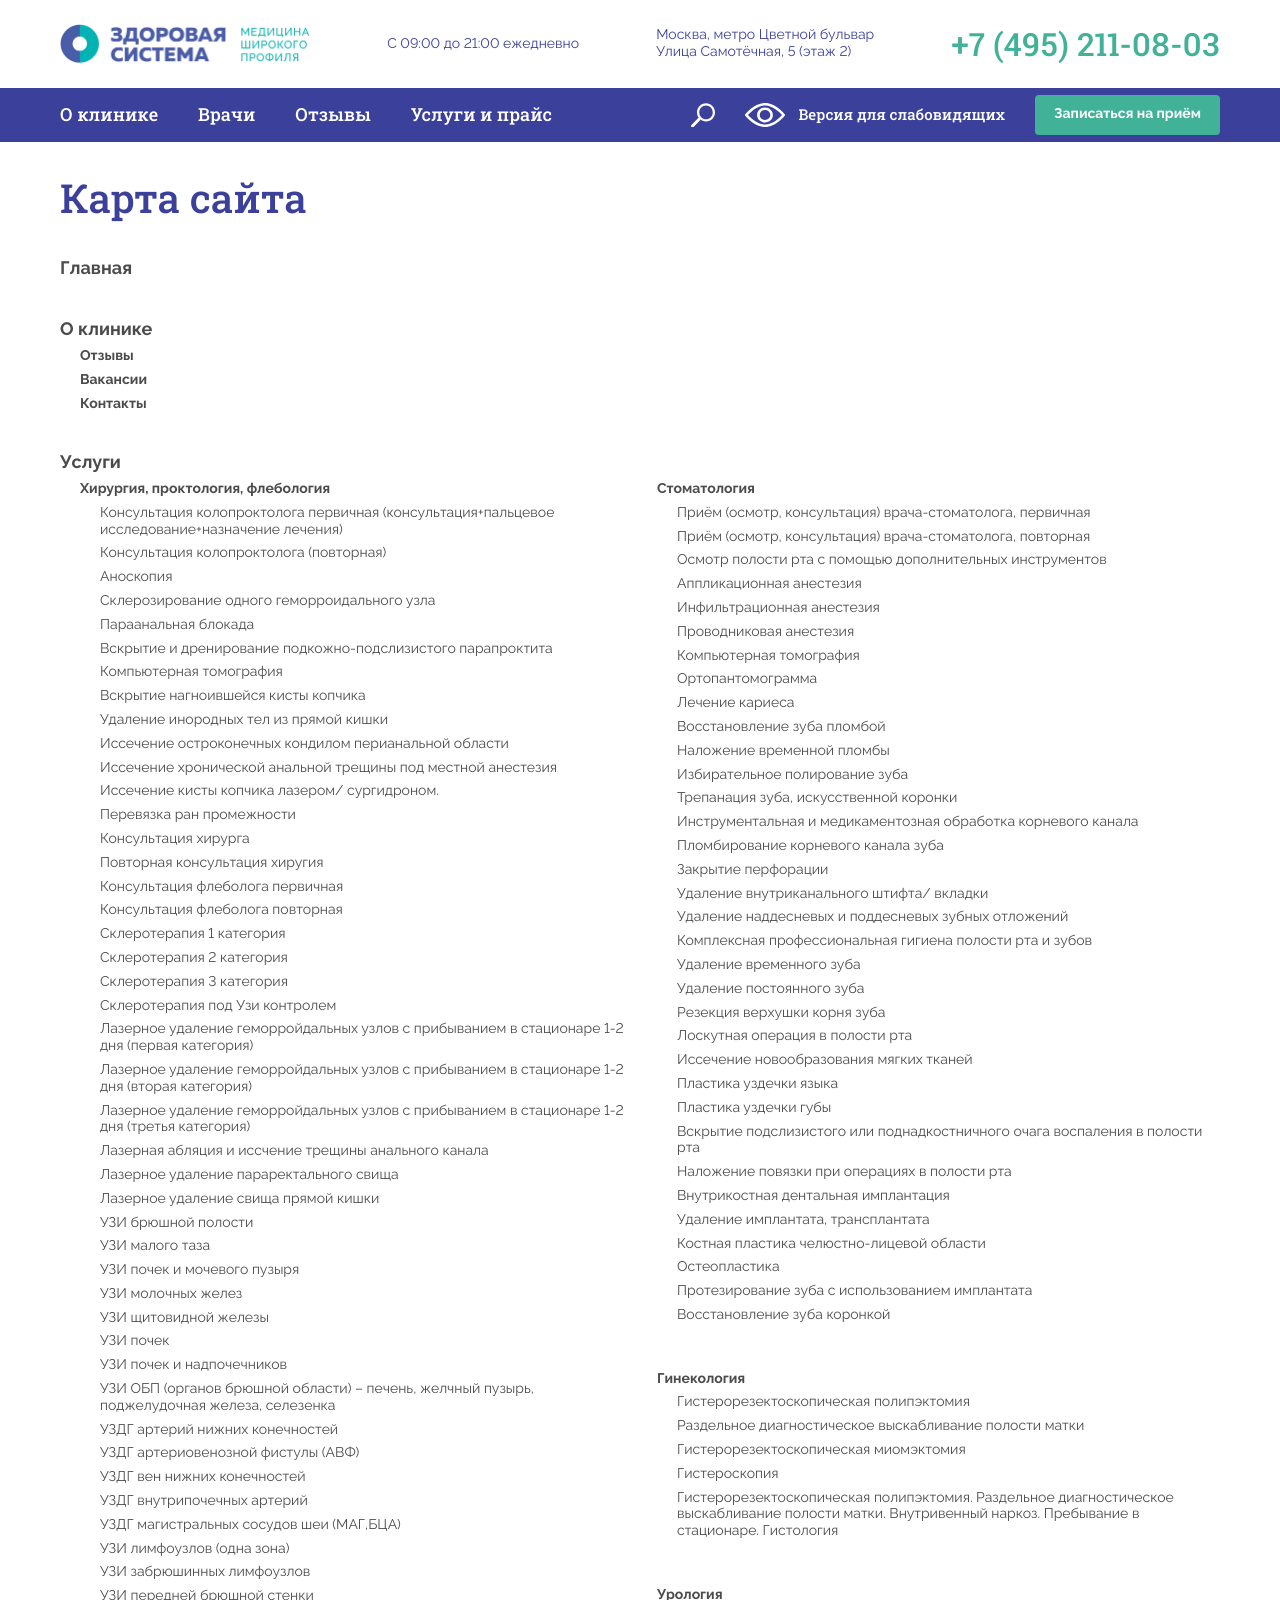
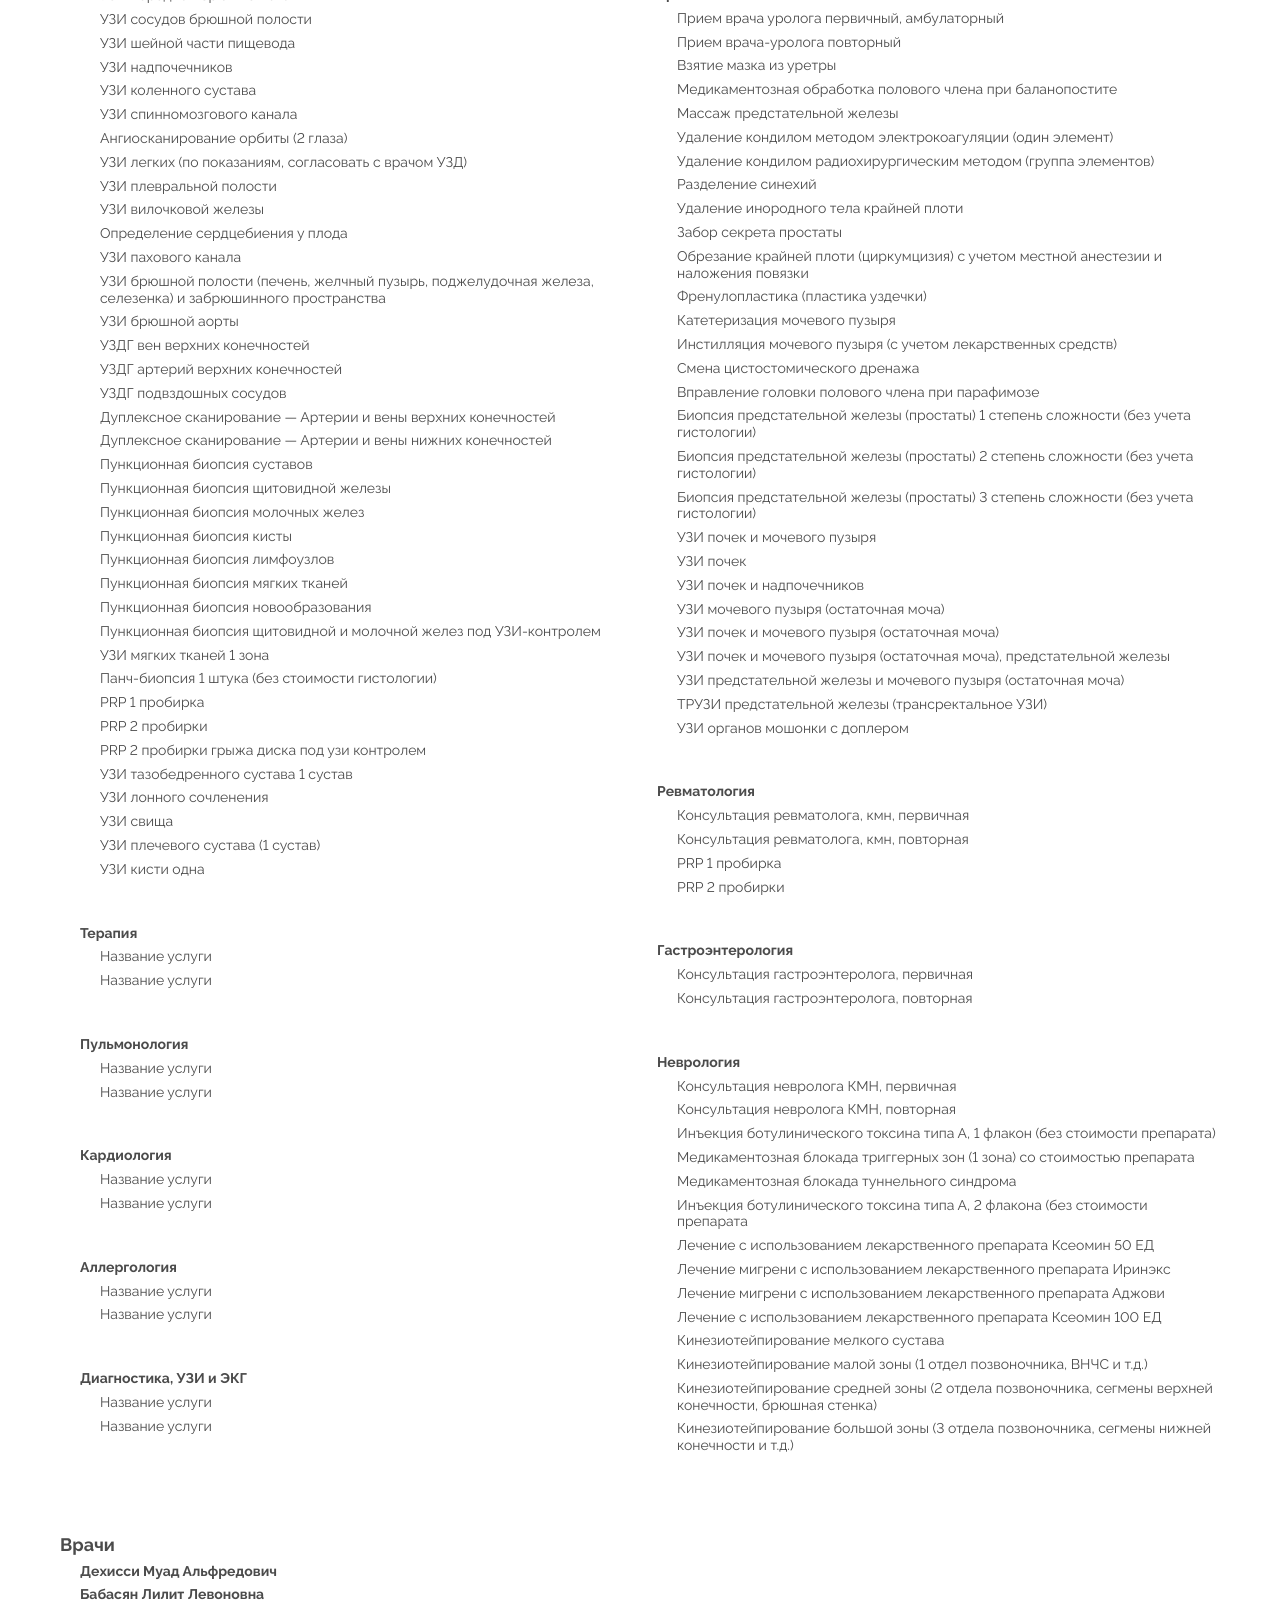
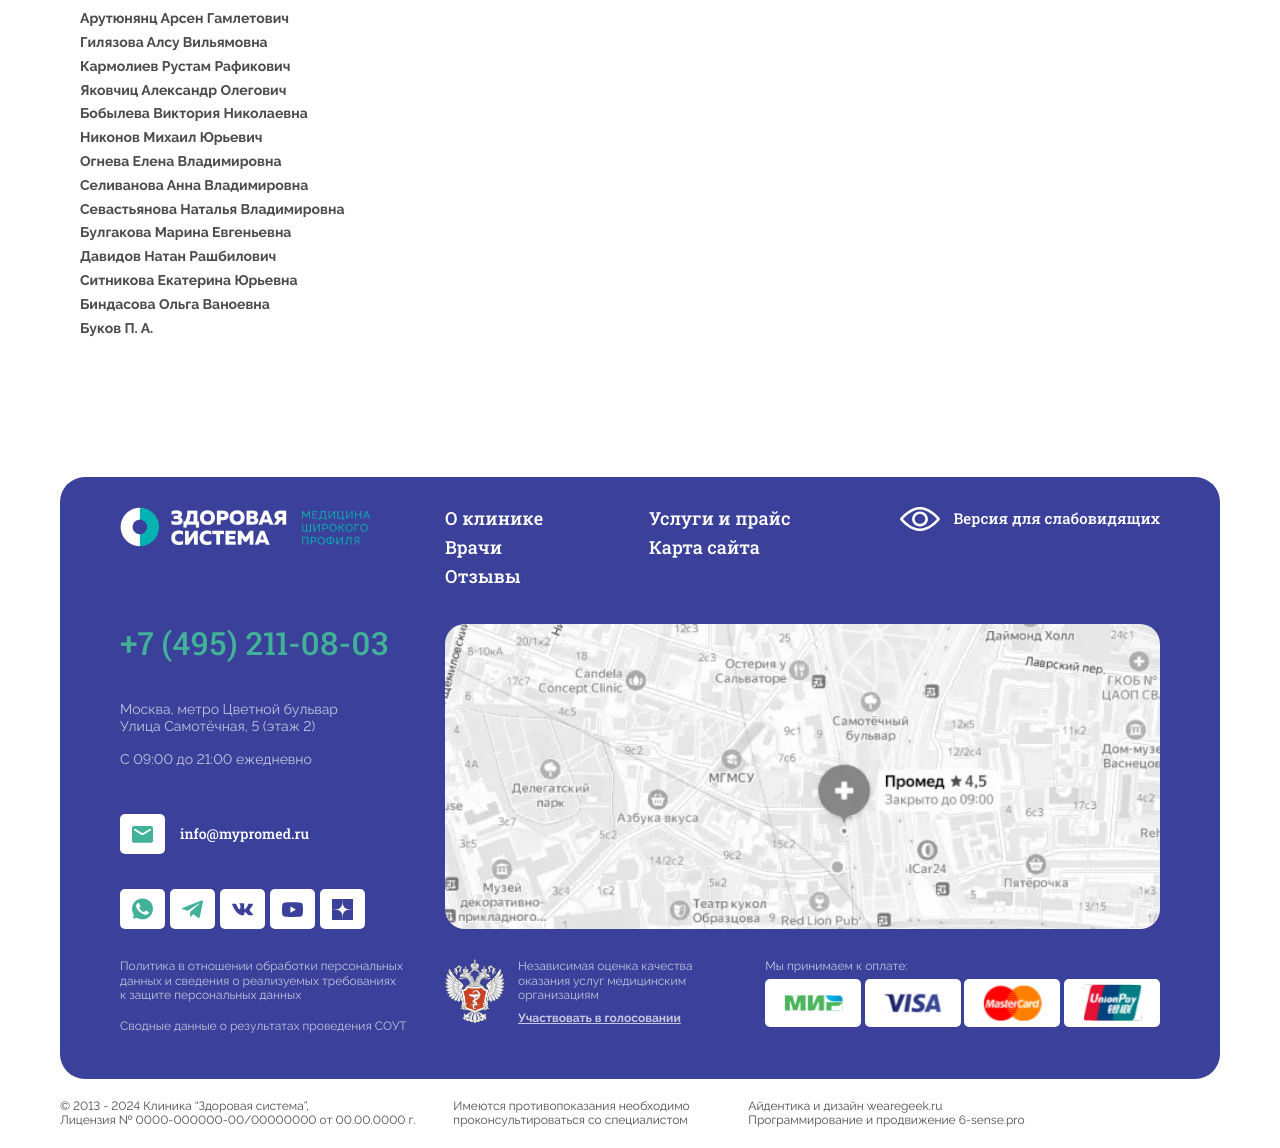
<file: map.html>
<!DOCTYPE html>
<html lang="ru">

<head>
	<meta charset="UTF-8">
	<meta http-equiv="X-UA-Compatible" content="IE=edge">
	<meta name="viewport" content="width=device-width, initial-scale=1.0">
	<meta name="color-scheme" content="only light">
	<title>Здоровая система</title>

	<link rel="stylesheet" href="css/bootstrap523.min.css" />
	<link rel="stylesheet" href="css/custom-select.css" />
	<link rel="stylesheet" href="css/style.css" />

</head>

<body>
	<div class="body-inner">

		<header class="headerMain" id="headerMain">
	<div class="wrapperDefault">
		<div class="headerMain-inner">
			<div class="headerMain-logo" >
				<span class="logo"><img src="img/logo.webp" alt=""></span>
			</div>
			<div class="headerMain-time">
				С 09:00 до 21:00 ежедневно
			</div>
			<div class="headerMain-address">
				Москва, метро Цветной бульвар <br />
				Улица Самотёчная, 5 (этаж 2)
			</div>
			<div class="headerMain-phone">
				<a href="tel:+74952110803">+7 (495) 211-08-03</a>
			</div>
			<div class="btn headerMain-blind blindVersion-link visibleFor-impaired">
				<div class="headerMain-blind-txt blindVersion-txt">
					Обычная версия
				</div>
			</div>
		</div>
	</div>
	<div class="headerMain-menuLine-intersection visibleFor-normal"></div>
	<div class="headerMain-menuLine-outer">

		<div class="headerMain-menuLine">
			<div class="wrapperDefault">
				<div class="headerMain-menuLine-inner">
					<div class="headerMain-menuMobile">
						<nav class="headerMain-menu">
							<a href="">О клинике</a>
							<a href="">Врачи</a>
							<a href="">Отзывы</a>
							<a href="">Услуги и прайс</a>
						</nav>
					</div>
					<div class="headerMain-blind blindVersion-link visibleFor-normal">
						<div class="headerMain-blind-ico blindVersion-ico impaired-skip"></div>
						<div class="headerMain-blind-txt blindVersion-txt visibleFor-normal">
							Версия для слабовидящих
						</div>
						<div class="headerMain-blind-txt blindVersion-txt visibleFor-impaired">
							Обычная версия
						</div>
					</div>
					<div class="headerMain-search">
						<button type="button" class="headerMain-search-ico impaired-skip" value="Поиск"></button>
						<button type="button" class="headerMain-search-close impaired-skip" value="Закрыть поиск"></button>
						<div class="headerMain-search-cont">
							<div class="headerMain-search-field">
								<input type="text" placeholder="Найти..." />
							</div>
							<ul class="headerMain-search-result">
								<li><a href="" class="headerMain-search-result-link">Консультация врача Константинова Константина Контстантиновича</a>
									<span class="headerMain-search-result-dir">Услуга</span>
								</li>
								<li><a href="" class="headerMain-search-result-link">Консультация врача</a>
									<span class="headerMain-search-result-dir">Врач</span>
								</li>
								<li><a href="" class="headerMain-search-result-link">Консультация врача</a>
									<span class="headerMain-search-result-dir">Врач</span>
								</li>
								<li><a href="" class="headerMain-search-result-link">Консультация врача</a>
									<span class="headerMain-search-result-dir">Врач</span>
								</li>
								<li><a href="" class="headerMain-search-result-link">Консультация врача</a>
									<span class="headerMain-search-result-dir">Врач</span>
								</li>
							</ul>
	
						</div>
					</div>				
					<button type="button" class="btn btn-green headerMain-signup"><span class="btn-txt" data-bs-toggle="modal" data-bs-target="#modal-contact">Записаться на приём</span></button>
					<button type="button" class="headerMain-burger impaired-skip" value="Мобильное меню"></button>
				</div>
			</div>
		</div>
	</div>
	<div class="headerMain-assistPnl-intersection visibleFor-impaired"></div>
	<div class="headerMain-assistPnl-outer visibleFor-impaired">
		<div class="headerMain-assistPnl">
			<div class="wrapperDefault">
				<div class="assistPnl">
					<div class="assistPnl-btnGoto">
						<button type="button" onclick="document.getElementById('headerMain').scrollIntoView({behavior:'smooth'})" type="button" class="btn btn-white btn-onWhite btn-color-black"><span class="btn-txt">К содержанию</span></button>
					</div>
					<div class="assistPnl-font">
						<div class="btn-group-title assistPnl-font-title">Шрифт</div>
						<div class="btn-group select-fontSize">
							<button type="button" class="select-fontSize-normal fs-14 active" data-size="16" data-namesize="normal" data-index="1" title="Размер шрифта нормальный">A</button>
							<button type="button" class="select-fontSize-medium fs-22" data-size="20" data-namesize="medium" data-index="2" title="Размер шрифта увеличенный">A</button>
							<button type="button" class="select-fontSize-large fs-30" data-size="24" data-namesize="large" data-index="3" title="Размер шрифта большой">A</button>
						</div>
					</div>
					<div class="assistPnl-color">				
						<div class="btn-group-title assistPnl-font-title">Цвет</div>
						<div class="btn-group select-colorScheme">
							<button type="button" class="select-color-c1 active" data-index="1" data-scheme="blackOnWhite" title="Цветовая схема №1" style="color:#000 !important">Ц</button>
							<button type="button" class="select-color-c2" data-index="2" data-scheme="whiteOnBlack" title="Цветовая схема №2" style="color:#fff !important">Ц</button>
							<button type="button" class="select-color-c3" data-index="3" data-scheme="blueOnBlue" title="Цветовая схема №3" style="color:#2E6091 !important">Ц</button>
							<button type="button" class="select-color-c4" data-index="4" data-scheme="grayOnSand" title="Цветовая схема №4" style="color:#626261 !important">Ц</button>
							<button type="button" class="select-color-c5" data-index="5" data-scheme="limeOnBrown" title="Цветовая схема №5" style="color:#9CDC4B !important">Ц</button>
						</div>
					</div>
					<div class="assistPnl-player">				
						<div class="btn-group player-mode">
							<button type="button" class="player-mode-all" title="Озвучить всё">Озвучить всё</button>
							<button type="button" class="player-mode-play" title="пуск"></button>
							<button type="button" class="player-mode-pause" title="пауза"></button>
							<button type="button" class="player-mode-stop" title="стоп"></button>
						</div>
					</div>
				</div>
			</div>
		</div>
	</div>
</header>

		<section class="section-wrapper section-top">
			<div class="wrapperDefault">
				<h1>Карта сайта</h1>				
				<ul class="map-list">
					<li>
						<a href>Главная</a>
					</li>
					<li><a href="">О клинике</a>
						<ul>
							<li><a href="">Отзывы</a></li>
							<li><a href="">Вакансии</a></li>
							<li><a href="">Контакты</a></li>
						</ul>
					</li>
				</ul>
				<ul class="map-list map-list-2col">
					<li><a href="">Услуги</a>
						<ul>
							<li><a href="">Хирургия, проктология, флебология</a>
								<ul>
									<li><a href="">Консультация колопроктолога первичная (консультация+пальцевое исследование+назначение лечения)</a></li>
									<li><a href="">Консультация колопроктолога (повторная)</a></li>
									<li><a href="">Аноскопия</a></li>
									<li><a href="">Склерозирование одного геморроидального узла</a></li>
									<li><a href="">Параанальная блокада</a></li>
									<li><a href="">Вскрытие и дренирование подкожно-подслизистого парапроктита</a></li>
									<li><a href="">Компьютерная томография</a></li>
									<li><a href="">Вскрытие нагноившейся кисты копчика</a></li>
									<li><a href="">Удаление инородных тел из прямой кишки</a></li>
									<li><a href="">Иссечение остроконечных кондилом перианальной области</a></li>
									<li><a href="">Иссечение хронической анальной трещины под местной анестезия</a></li>
									<li><a href="">Иссечение кисты копчика лазером/ сургидроном.</a></li>
									<li><a href="">Перевязка ран промежности</a></li>
									<li><a href="">Консультация хирурга</a></li>
									<li><a href="">Повторная консультация хиругия</a></li>
									<li><a href="">Консультация флеболога первичная</a></li>
									<li><a href="">Консультация флеболога повторная</a></li>
									<li><a href="">Склеротерапия 1 категория</a></li>
									<li><a href="">Склеротерапия 2 категория</a></li>
									<li><a href="">Склеротерапия 3 категория</a></li>
									<li><a href="">Склеротерапия под Узи контролем</a></li>
									<li><a href="">Лазерное удаление геморройдальных узлов с прибыванием в стационаре 1-2 дня (первая категория)</a></li>
									<li><a href="">Лазерное удаление геморройдальных узлов с прибыванием в стационаре 1-2 дня (вторая категория)</a></li>
									<li><a href="">Лазерное удаление геморройдальных узлов с прибыванием в стационаре 1-2 дня (третья категория)</a></li>
									<li><a href="">Лазерная абляция и иссчение трещины анального канала</a></li>
									<li><a href="">Лазерное удаление параректального свища</a></li>
									<li><a href="">Лазерное удаление свища прямой кишки</a></li>
									<li><a href="">УЗИ брюшной полости</a></li>
									<li><a href="">УЗИ малого таза</a></li>
									<li><a href="">УЗИ почек и мочевого пузыря</a></li>
									<li><a href="">УЗИ молочных желез</a></li>
									<li><a href="">УЗИ щитовидной железы</a></li>
									<li><a href="">УЗИ почек</a></li>
									<li><a href="">УЗИ почек и надпочечников</a></li>
									<li><a href="">УЗИ ОБП (органов брюшной области) – печень, желчный пузырь, поджелудочная железа, селезенка</a></li>
									<li><a href="">УЗДГ артерий нижних конечностей</a></li>
									<li><a href="">УЗДГ артериовенозной фистулы (АВФ)</a></li>
									<li><a href="">УЗДГ вен нижних конечностей</a></li>
									<li><a href="">УЗДГ внутрипочечных артерий</a></li>
									<li><a href="">УЗДГ магистральных сосудов шеи (МАГ,БЦА)</a></li>
									<li><a href="">УЗИ лимфоузлов (одна зона)</a></li>
									<li><a href="">УЗИ забрюшинных лимфоузлов</a></li>
									<li><a href="">УЗИ передней брюшной стенки</a></li>
									<li><a href="">УЗИ сосудов брюшной полости</a></li>
									<li><a href="">УЗИ шейной части пищевода</a></li>
									<li><a href="">УЗИ надпочечников</a></li>
									<li><a href="">УЗИ коленного сустава</a></li>
									<li><a href="">УЗИ спинномозгового канала</a></li>
									<li><a href="">Ангиосканирование орбиты (2 глаза)</a></li>
									<li><a href="">УЗИ легких (по показаниям, согласовать с врачом УЗД)</a></li>
									<li><a href="">УЗИ плевральной полости</a></li>
									<li><a href="">УЗИ вилочковой железы</a></li>
									<li><a href="">Определение сердцебиения у плода</a></li>
									<li><a href="">УЗИ пахового канала</a></li>
									<li><a href="">УЗИ брюшной полости (печень, желчный пузырь, поджелудочная железа, селезенка) и забрюшинного пространства</a></li>
									<li><a href="">УЗИ брюшной аорты</a></li>
									<li><a href="">УЗДГ вен верхних конечностей</a></li>
									<li><a href="">УЗДГ артерий верхних конечностей</a></li>
									<li><a href="">УЗДГ подвздошных сосудов</a></li>
									<li><a href="">Дуплексное сканирование — Артерии и вены верхних конечностей</a></li>
									<li><a href="">Дуплексное сканирование — Артерии и вены нижних конечностей</a></li>
									<li><a href="">Пункционная биопсия суставов</a></li>
									<li><a href="">Пункционная биопсия щитовидной железы</a></li>
									<li><a href="">Пункционная биопсия молочных желез</a></li>
									<li><a href="">Пункционная биопсия кисты</a></li>
									<li><a href="">Пункционная биопсия лимфоузлов</a></li>
									<li><a href="">Пункционная биопсия мягких тканей</a></li>
									<li><a href="">Пункционная биопсия новообразования</a></li>
									<li><a href="">Пункционная биопсия щитовидной и молочной желез под УЗИ-контролем</a></li>
									<li><a href="">УЗИ мягких тканей 1 зона</a></li>
									<li><a href="">Панч-биопсия 1 штука (без стоимости гистологии)</a></li>
									<li><a href="">PRP 1 пробирка</a></li>
									<li><a href="">PRP 2 пробирки</a></li>
									<li><a href="">PRP 2 пробирки грыжа диска под узи контролем</a></li>
									<li><a href="">УЗИ тазобедренного сустава 1 сустав</a></li>
									<li><a href="">УЗИ лонного сочленения</a></li>
									<li><a href="">УЗИ свища</a></li>
									<li><a href="">УЗИ плечевого сустава (1 сустав)</a></li>
									<li><a href="">УЗИ кисти одна									</a></li>
								</ul>
							</li>
							<li><a href="">Терапия</a>
								<ul>
									<li><a href="">Название услуги</a></li>
									<li><a href="">Название услуги</a></li>
								</ul>
							</li>
							<li><a href="">Пульмонология</a>
								<ul>
									<li><a href="">Название услуги</a></li>
									<li><a href="">Название услуги</a></li>
								</ul>
							</li>
							<li><a href="">Кардиология</a>
								<ul>
									<li><a href="">Название услуги</a></li>
									<li><a href="">Название услуги</a></li>
								</ul>
							</li>
							<li><a href="">Аллергология</a>
								<ul>
									<li><a href="">Название услуги</a></li>
									<li><a href="">Название услуги</a></li>
								</ul>
							</li>
							<li><a href="">Диагностика, УЗИ и ЭКГ</a>
								<ul>
									<li><a href="">Название услуги</a></li>
									<li><a href="">Название услуги</a></li>
								</ul>
							</li>					
							<li><a href="">Стоматология</a>
								<ul>
									<li><a href="">Приём (осмотр, консультация) врача-стоматолога, первичная</a></li>
									<li><a href="">Приём (осмотр, консультация) врача-стоматолога, повторная</a></li>
									<li><a href="">Осмотр полости рта с помощью дополнительных инструментов</a></li>
									<li><a href="">Аппликационная анестезия</a></li>
									<li><a href="">Инфильтрационная анестезия</a></li>
									<li><a href="">Проводниковая анестезия</a></li>
									<li><a href="">Компьютерная томография</a></li>
									<li><a href="">Ортопантомограмма</a></li>
									<li><a href="">Лечение кариеса</a></li>
									<li><a href="">Восстановление зуба пломбой</a></li>
									<li><a href="">Наложение временной пломбы</a></li>
									<li><a href="">Избирательное полирование зуба</a></li>
									<li><a href="">Трепанация зуба, искусственной коронки</a></li>
									<li><a href="">Инструментальная и медикаментозная обработка корневого канала</a></li>
									<li><a href="">Пломбирование корневого канала зуба</a></li>
									<li><a href="">Закрытие перфорации</a></li>
									<li><a href="">Удаление внутриканального штифта/ вкладки</a></li>
									<li><a href="">Удаление наддесневых и поддесневых зубных отложений</a></li>
									<li><a href="">Комплексная профессиональная гигиена полости рта и зубов</a></li>
									<li><a href="">Удаление временного зуба</a></li>
									<li><a href="">Удаление постоянного зуба</a></li>
									<li><a href="">Резекция верхушки корня зуба</a></li>
									<li><a href="">Лоскутная операция в полости рта</a></li>
									<li><a href="">Иссечение новообразования мягких тканей</a></li>
									<li><a href="">Пластика уздечки языка</a></li>
									<li><a href="">Пластика уздечки губы</a></li>
									<li><a href="">Вскрытие подслизистого или поднадкостничного очага воспаления в полости рта</a></li>
									<li><a href="">Наложение повязки при операциях в полости рта</a></li>
									<li><a href="">Внутрикостная дентальная имплантация</a></li>
									<li><a href="">Удаление имплантата, трансплантата</a></li>
									<li><a href="">Костная пластика челюстно-лицевой области</a></li>
									<li><a href="">Остеопластика</a></li>
									<li><a href="">Протезирование зуба с использованием имплантата</a></li>
									<li><a href="">Восстановление зуба коронкой							</a></li>
								</ul>
							</li>
							<li><a href="">Гинекология</a>
								<ul>
									<li><a href="">Гистерорезектоскопическая полипэктомия</a></li>
									<li><a href="">Раздельное диагностическое выскабливание полости матки</a></li>
									<li><a href="">Гистерорезектоскопическая миомэктомия</a></li>
									<li><a href="">Гистероскопия</a></li>
									<li><a href="">Гистерорезектоскопическая полипэктомия. Раздельное диагностическое выскабливание полости матки. Внутривенный наркоз. Пребывание в стационаре. Гистология</a></li>
								</ul>
							</li>
							<li><a href="">Урология</a>
								<ul>
									<li><a href="">Прием врача уролога первичный, амбулаторный</a></li>
									<li><a href="">Прием врача-уролога повторный</a></li>
									<li><a href="">Взятие мазка из уретры</a></li>
									<li><a href="">Медикаментозная обработка полового члена при баланопостите</a></li>
									<li><a href="">Массаж предстательной железы</a></li>
									<li><a href="">Удаление кондилом методом электрокоагуляции (один элемент)</a></li>
									<li><a href="">Удаление кондилом радиохирургическим методом (группа элементов)</a></li>
									<li><a href="">Разделение синехий</a></li>
									<li><a href="">Удаление инородного тела крайней плоти</a></li>
									<li><a href="">Забор секрета простаты</a></li>
									<li><a href="">Обрезание крайней плоти (циркумцизия) с учетом местной анестезии и наложения повязки</a></li>
									<li><a href="">Френулопластика (пластика уздечки)</a></li>
									<li><a href="">Катетеризация мочевого пузыря</a></li>
									<li><a href="">Инстилляция мочевого пузыря (с учетом лекарственных средств)</a></li>
									<li><a href="">Смена цистостомического дренажа</a></li>
									<li><a href="">Вправление головки полового члена при парафимозе</a></li>
									<li><a href="">Биопсия предстательной железы (простаты) 1 степень сложности (без учета гистологии)</a></li>
									<li><a href="">Биопсия предстательной железы (простаты) 2 степень сложности (без учета гистологии)</a></li>
									<li><a href="">Биопсия предстательной железы (простаты) 3 степень сложности (без учета гистологии)</a></li>
									<li><a href="">УЗИ почек и мочевого пузыря</a></li>
									<li><a href="">УЗИ почек</a></li>
									<li><a href="">УЗИ почек и надпочечников</a></li>
									<li><a href="">УЗИ мочевого пузыря (остаточная моча)</a></li>
									<li><a href="">УЗИ почек и мочевого пузыря (остаточная моча)</a></li>
									<li><a href="">УЗИ почек и мочевого пузыря (остаточная моча), предстательной железы</a></li>
									<li><a href="">УЗИ предстательной железы и мочевого пузыря (остаточная моча)</a></li>
									<li><a href="">ТРУЗИ предстательной железы (трансректальное УЗИ)</a></li>
									<li><a href="">УЗИ органов мошонки с доплером</a></li>
								</ul>
							</li>
							<li><a href="">Ревматология</a>
								<ul>
									<li><a href="">Консультация ревматолога, кмн, первичная</a></li>
									<li><a href="">Консультация ревматолога, кмн, повторная</a></li>
									<li><a href="">PRP 1 пробирка</a></li>
									<li><a href="">PRP 2 пробирки</a></li>
								</ul>
							</li>
							<li><a href="">Гастроэнтерология</a>
								<ul>
									<li><a href="">Консультация гастроэнтеролога, первичная</a></li>
									<li><a href="">Консультация гастроэнтеролога, повторная</a></li>
								</ul>
							</li>
							<li><a href="">Неврология</a>
								<ul>
									<li><a href="">Консультация невролога КМН, первичная</a></li>
									<li><a href="">Консультация невролога КМН, повторная</a></li>
									<li><a href="">Инъекция ботулинического токсина типа А, 1 флакон (без стоимости препарата)</a></li>
									<li><a href="">Медикаментозная блокада триггерных зон (1 зона) со стоимостью препарата</a></li>
									<li><a href="">Медикаментозная блокада туннельного синдрома</a></li>
									<li><a href="">Инъекция ботулинического токсина типа А, 2 флакона (без стоимости препарата</a></li>
									<li><a href="">Лечение с использованием лекарственного препарата Ксеомин 50 ЕД</a></li>
									<li><a href="">Лечение мигрени с использованием лекарственного препарата Иринэкс</a></li>
									<li><a href="">Лечение мигрени с использованием лекарственного препарата Аджови</a></li>
									<li><a href="">Лечение с использованием лекарственного препарата Ксеомин 100 ЕД</a></li>
									<li><a href="">Кинезиотейпирование мелкого сустава</a></li>
									<li><a href="">Кинезиотейпирование малой зоны (1 отдел позвоночника, ВНЧС и т.д.)</a></li>
									<li><a href="">Кинезиотейпирование средней зоны (2 отдела позвоночника, сегмены верхней конечности, брюшная стенка)</a></li>
									<li><a href="">Кинезиотейпирование большой зоны (3 отдела позвоночника, сегмены нижней конечности и т.д.)</a></li>
								</ul>
							</li>
						</ul>
					</li>
				</ul>	
				<ul class="map-list">
					<li><a href="">Врачи</a>
						<ul>
							<li><a href="">Дехисси Муад Альфредович</a></li>
							<li><a href="">Бабасян Лилит Левоновна</a></li>
							<li><a href="">Арутюнянц Арсен Гамлетович</a></li>
							<li><a href="">Гилязова Алсу Вильямовна</a></li>
							<li><a href="">Кармолиев Рустам Рафикович</a></li>
							<li><a href="">Яковчиц Александр Олегович</a></li>
							<li><a href="">Бобылева Виктория Николаевна</a></li>
							<li><a href="">Никонов Михаил Юрьевич</a></li>
							<li><a href="">Огнева Елена Владимировна</a></li>
							<li><a href="">Селиванова Анна Владимировна</a></li>
							<li><a href="">Севастьянова Наталья Владимировна</a></li>
							<li><a href="">Булгакова Марина Евгеньевна</a></li>
							<li><a href="">Давидов Натан Рашбилович</a></li>
							<li><a href="">Ситникова Екатерина Юрьевна</a></li>
							<li><a href="">Биндасова Ольга Ваноевна</a></li>
							<li><a href="">Буков П. А.</a></li>
						</ul>
					</li>
				</ul>			
			</div>
		</section>

		<footer class="footerMain">
	<div class="wrapperDefault">
		<div class="footerMain-inner">
			<div class="footerMain-logo">
				<img src="img/logo-footer.webp" alt="" width="250" />
			</div>
			<div class="footerMain-menu">
				<nav>
					<a href="">О клинике</a>
					<a href="">Врачи</a>
					<a href="">Отзывы</a>
					<a href="">Услуги и прайс</a>
					<a href="">Карта сайта</a>
				</nav>
			</div>
			<div class="footerMain-blind blindVersion-link">
				<div class="footerMain-blind-ico blindVersion-ico impaired-skip"></div>
				<div class="headerMain-blind-txt blindVersion-txt visibleFor-normal">
					Версия для слабовидящих
				</div>
				<div class="headerMain-blind-txt blindVersion-txt visibleFor-impaired">
					Обычная версия
				</div>
			</div>
			<div class="footerMain-phone">
				<a href="tel:+74952110803">+7 (495) 211-08-03</a>
			</div>
			<div class="footerMain-address">
				<p>
					Москва, метро Цветной бульвар <br />
					Улица Самотёчная, 5&nbsp;(этаж&nbsp;2)
				</p>
				<p>С&nbsp;09:00 до&nbsp;21:00 ежедневно</p>
			</div>
			<div class="footerMain-socials visibleFor-impaired">
				<div class="footerMain-socials-inner">
					<p><b>E-mail:</b> <a href="mailto:info@mypromed.ru">info@mypromed.ru</a></p>
					<p><b>Телефон:</b> <a href="tel:+74952110803">+7 (495) 211-08-03</a></p>
					<p><b>Социальные сети:</b> <a href="">ВКонтакте</a>, <a href="">YouTube</a>, <a href="">Дзен</a></p>
					<p><b>Мессенджеры:</b> WhatsApp, Telegram</p>
				</div>
			</div>
			<div class="footerMain-socials visibleFor-normal">
				<a href="mailto:info@mypromed.ru" class="footerMain-socials-item email">
					<div class="footerMain-socials-item-img">
						<img src="img/email.svg" alt="">
					</div>
					<div class="footerMain-socials-item-txt">info@mypromed.ru</div>
				</a>
				<a href="" class="footerMain-socials-item wt">
					<div class="footerMain-socials-item-img">
						<img src="img/wt.svg" alt="">
					</div>
				</a>
				<a href="" class="footerMain-socials-item tg">
					<div class="footerMain-socials-item-img">
						<img src="img/tg.svg" alt="">
					</div>
				</a>
				<a href="" class="footerMain-socials-item vk">
					<div class="footerMain-socials-item-img">
						<img src="img/vk.svg" alt="">
					</div>
				</a>
				<a href="" class="footerMain-socials-item yt">
					<div class="footerMain-socials-item-img">
						<img src="img/yt.svg" alt="">
					</div>
				</a>
				<a href="" class="footerMain-socials-item yd">
					<div class="footerMain-socials-item-img">
						<img src="img/yd.svg" alt="">
					</div>
				</a>
			</div>
			<div class="footerMain-map">
				<img src="img/temp_map.webp" alt="" />
				<a href="" class="btn btn-white w-100 mt-2 d-lg-none"><span class="btn-txt">Смотреть на Яндекс.Картах</span></a>
			</div>
			<div class="footerMain-confident">
				<p><a href="">Политика в&nbsp;отношении обработки персональных данных и&nbsp;сведения о&nbsp;реализуемых требованиях к&nbsp;защите персональных данных</a></p>
				<p><a href="">Сводные данные о&nbsp;результатах проведения СОУТ</a></p>
			</div>
			<div class="footerMain-gerb">
				<img src="img/gerb.webp" alt="">
				<p>Независимая оценка качества оказания услуг медицинским организациям
					<a href="">Участвовать в голосовании</a></p>
			</div>
			<div class="footerMain-pays">
				<div class="footerMain-pays-inner">
					<div class="footerMain-pays-title"><b>Мы принимаем к оплате: </b>
						<span class="footerMain-pays-cards visibleFor-impaired">
							<span>МИР,</span>
							<span>Visa,</span>
							<span>MasterCard,</span>
							<span>UnionPay</span>
						</span>
					</div>
					<div class="footerMain-pays-item mir">
						<img src="img/card-mir.svg" alt="">
					</div>
					<div class="footerMain-pays-item visa">
						<img src="img/card-visa.svg" alt="">
					</div>
					<div class="footerMain-pays-item mc">
						<img src="img/card-mc.svg" alt="">
					</div>
					<div class="footerMain-pays-item up">
						<img src="img/card-up.svg" alt="">
					</div>
				</div>	
			</div>
		</div>
	</div>
	<div class="footerMain-bottom">
		<div class="wrapperDefault">
			<div class="row">
				<div class="col-12 col-lg-4">
					© 2013 - 2024 Клиника “Здоровая система”,  <br />
					Лицензия № 0000-000000-00/00000000 от 00.00.0000 г.
				</div>
				<div class="col-12 col-lg-3">
					Имеются противопоказания необходимо проконсультироваться со специалистом
				</div>
				<div class="col-12 col-lg-4">
					Айдентика и дизайн wearegeek.ru  <br />
					Программирование и продвижение 6-sense.pro
				</div>
			</div>
		</div>
	</div>
</footer>

<!-- popup Вакансия -->
<div class="modal modal-vacancy fade" tabindex="-1" id="modal-vacancy">
	<div class="modal-dialog">
		<div class="modal-content">
			<div class="modal-header">
				<div class="modal-title h1">Оставьте контакты и&nbsp;мы&nbsp;вам перезвоним</div>
				<button type="button" class="btn-close" data-bs-dismiss="modal" aria-label="Закрыть"></button>
			</div>
			<div class="modal-body">
				<p>Заполните форму и наш специалист свяжется с вами в течение 30 минут</p>
				<form class="form form-popup">
					<div class="form-item">
						<div class="form-item-inputContainer">
							<input class="form-item-input" type="text" placeholder=" ">
							<div class="form-item-placeholder">Ваше имя</div>
						</div>
					</div>
					<div class="form-item">
						<div class="form-item-inputContainer">
							<input class="form-item-input" type="text" placeholder=" ">
							<div class="form-item-placeholder">Номер телефона</div>
						</div>
					</div>
					<div class="form-item">
						<div class="form-item-inputContainer">
							<textarea class="form-item-input" placeholder=" "></textarea>
							<div class="form-item-placeholder">Сопроводительное письмо</div>
						</div>
					</div>
					<div class="form-item form-item-attach mt-2 mb-5">
						<label class="form-item-label" for="attachFileInput">Прикрепить резюме</label>	
						<div class="form-item-input-wrap">
							<input id="attachFileInput" class="form-item-input" type="file" accept=".doc,.docx, .pdf" onchange="attachFile.get(this, 5)">
						</div>
						<div class="form-item-attach-error"></div>
					</div>	
					<div class="form-item">							
						<div class="form-item-boxContainer">
							<input id="vacancyCheck" type="checkbox" value="1" name="" class="form-item-inputCheckbox">
							<span class="checkbox"></span>
							<label for="vacancyCheck" class="checkbox-content">
								<span class="checkbox-txt fs-10 c-white">
									Я согласен с <a href="" class="c-white uline">политикой конфиденциальности</a>
								</span>
							</label>
						</div>	
					</div>
					<button type="button" class="btn btn-white btn-submit mt-2"><span class="btn-txt">Отправить заявку</span></button>
				</form>
			</div>			
		</div>
	</div>
</div>

<!-- popup Контакт -->
<div class="modal modal-contact fade" tabindex="-1" id="modal-contact">
	<div class="modal-dialog">
		<div class="modal-content">
			<div class="modal-header">
				<div class="modal-title h1">Оставьте контакты и&nbsp;мы&nbsp;вам перезвоним</div>
				<button type="button" class="btn-close" data-bs-dismiss="modal" aria-label="Закрыть"></button>
			</div>
			<div class="modal-body">
				<p>Заполните форму и наш специалист свяжется с вами в течение 30 минут</p>
				<form class="form form-popup">
					<div class="form-item">
						<div class="form-item-inputContainer">
							<input class="form-item-input" type="text" placeholder=" ">
							<div class="form-item-placeholder">Ваше имя</div>
						</div>
					</div>
					<div class="form-item">
						<div class="form-item-inputContainer">
							<input class="form-item-input" type="text" placeholder=" ">
							<div class="form-item-placeholder">Номер телефона</div>
						</div>
					</div>										
					<div class="form-item">							
						<div class="form-item-boxContainer">
							<input id="contactCheck" type="checkbox" value="1" name="" class="form-item-inputCheckbox">
							<span class="checkbox"></span>
							<label for="contactCheck" class="checkbox-content">
								<span class="checkbox-txt fs-10 c-white">
									Я согласен с <a href="" class="c-white uline">политикой конфиденциальности</a>
								</span>
							</label>
						</div>	
					</div>
					<button type="button" class="btn btn-white btn-submit mt-2"><span class="btn-txt">Отправить заявку</span></button>
				</form>
			</div>			
		</div>
	</div>
</div>

<!-- всплывающая подсказка -->
<div class="modal modal-tooltip fade" tabindex="-1" id="modal-tooltip">
	<div class="modal-dialog">
		<div class="modal-content">
			<div class="modal-header">
				<button type="button" class="btn-close" data-bs-dismiss="modal" aria-label="Закрыть"></button>
			</div>
			<div class="modal-body">
				<!-- tooptip content here  -->
				<!-- content is added from common.js -->
			</div>			
		</div>
	</div>
</div>

<script defer src="js/bootstrap.min.js"></script>
<script defer type="text/javascript" src="js/custom-select.min.js"></script>
<link rel="stylesheet" href="css/swiper.min.css" />
<script defer type="text/javascript" src="js/swiper.min.js"></script>

<script defer type="text/javascript" src="js/common.js"></script>
	</div>

</body>

</html>
</file>
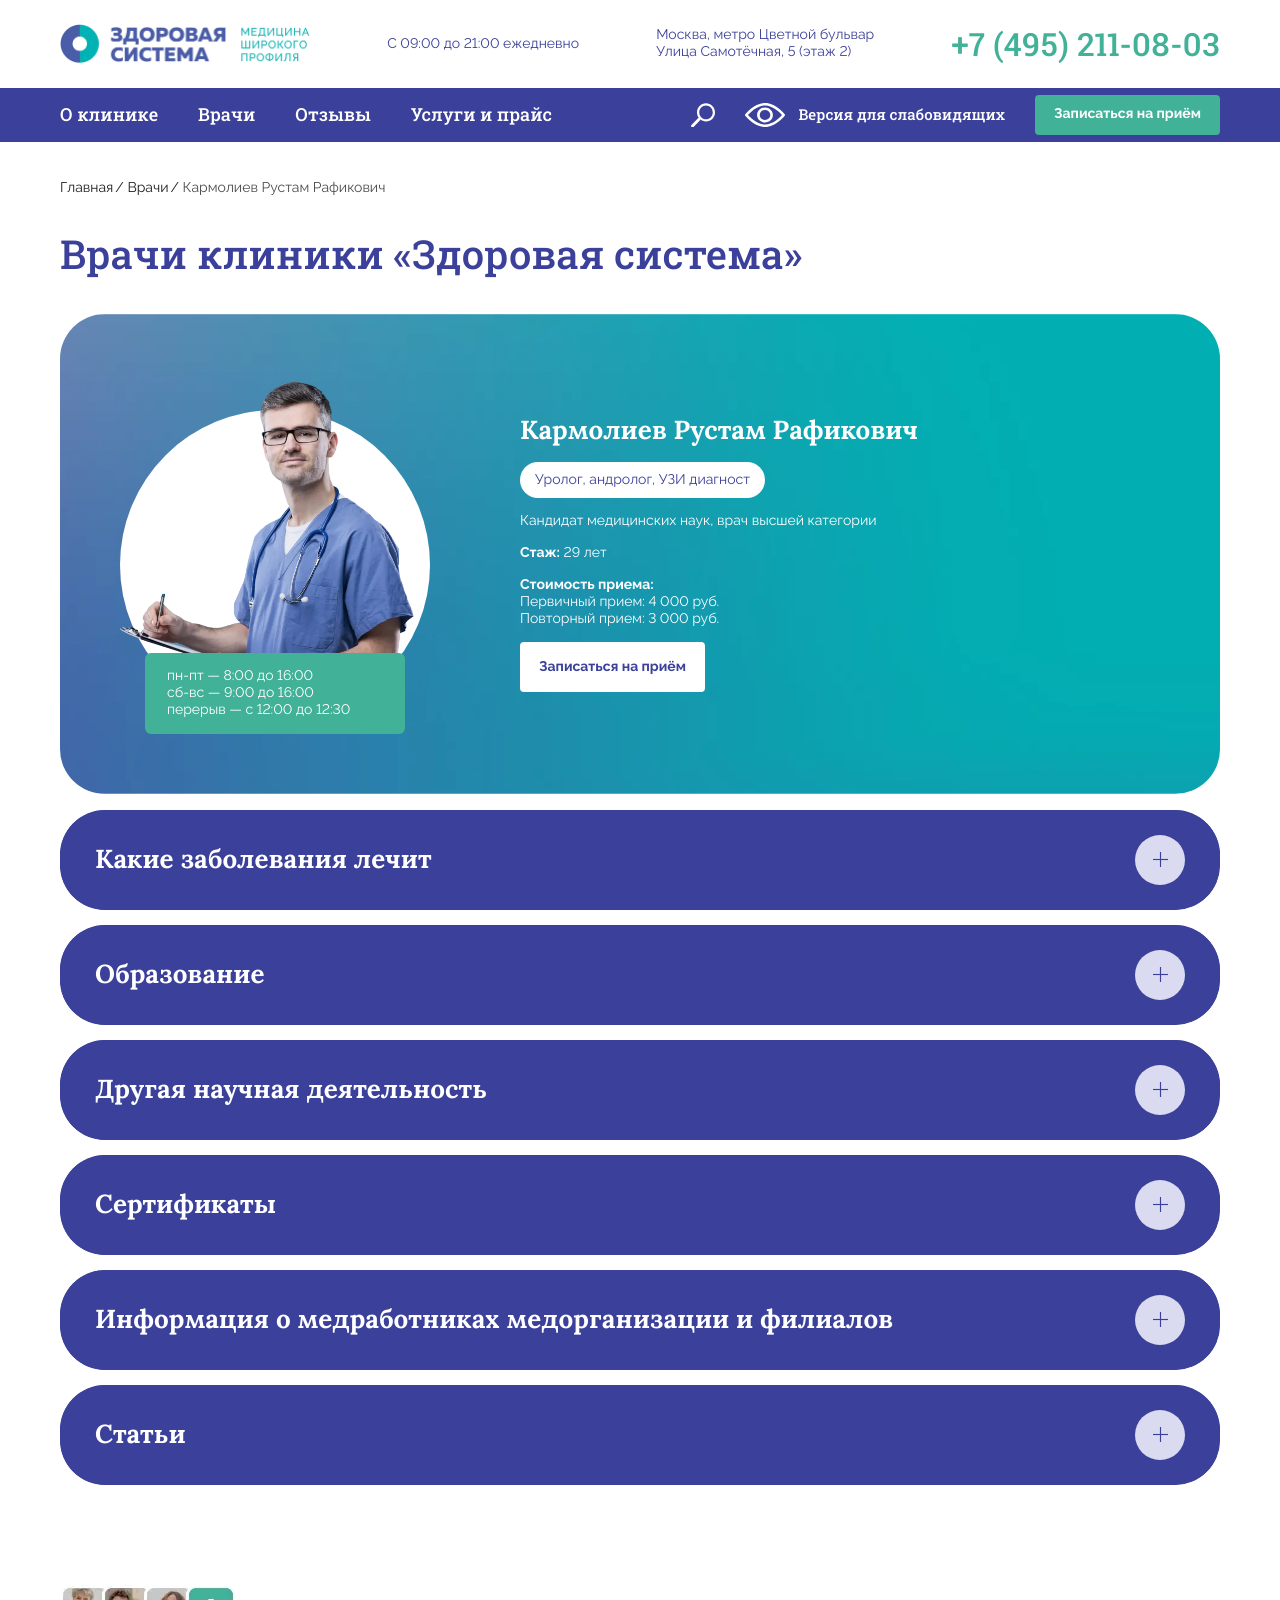
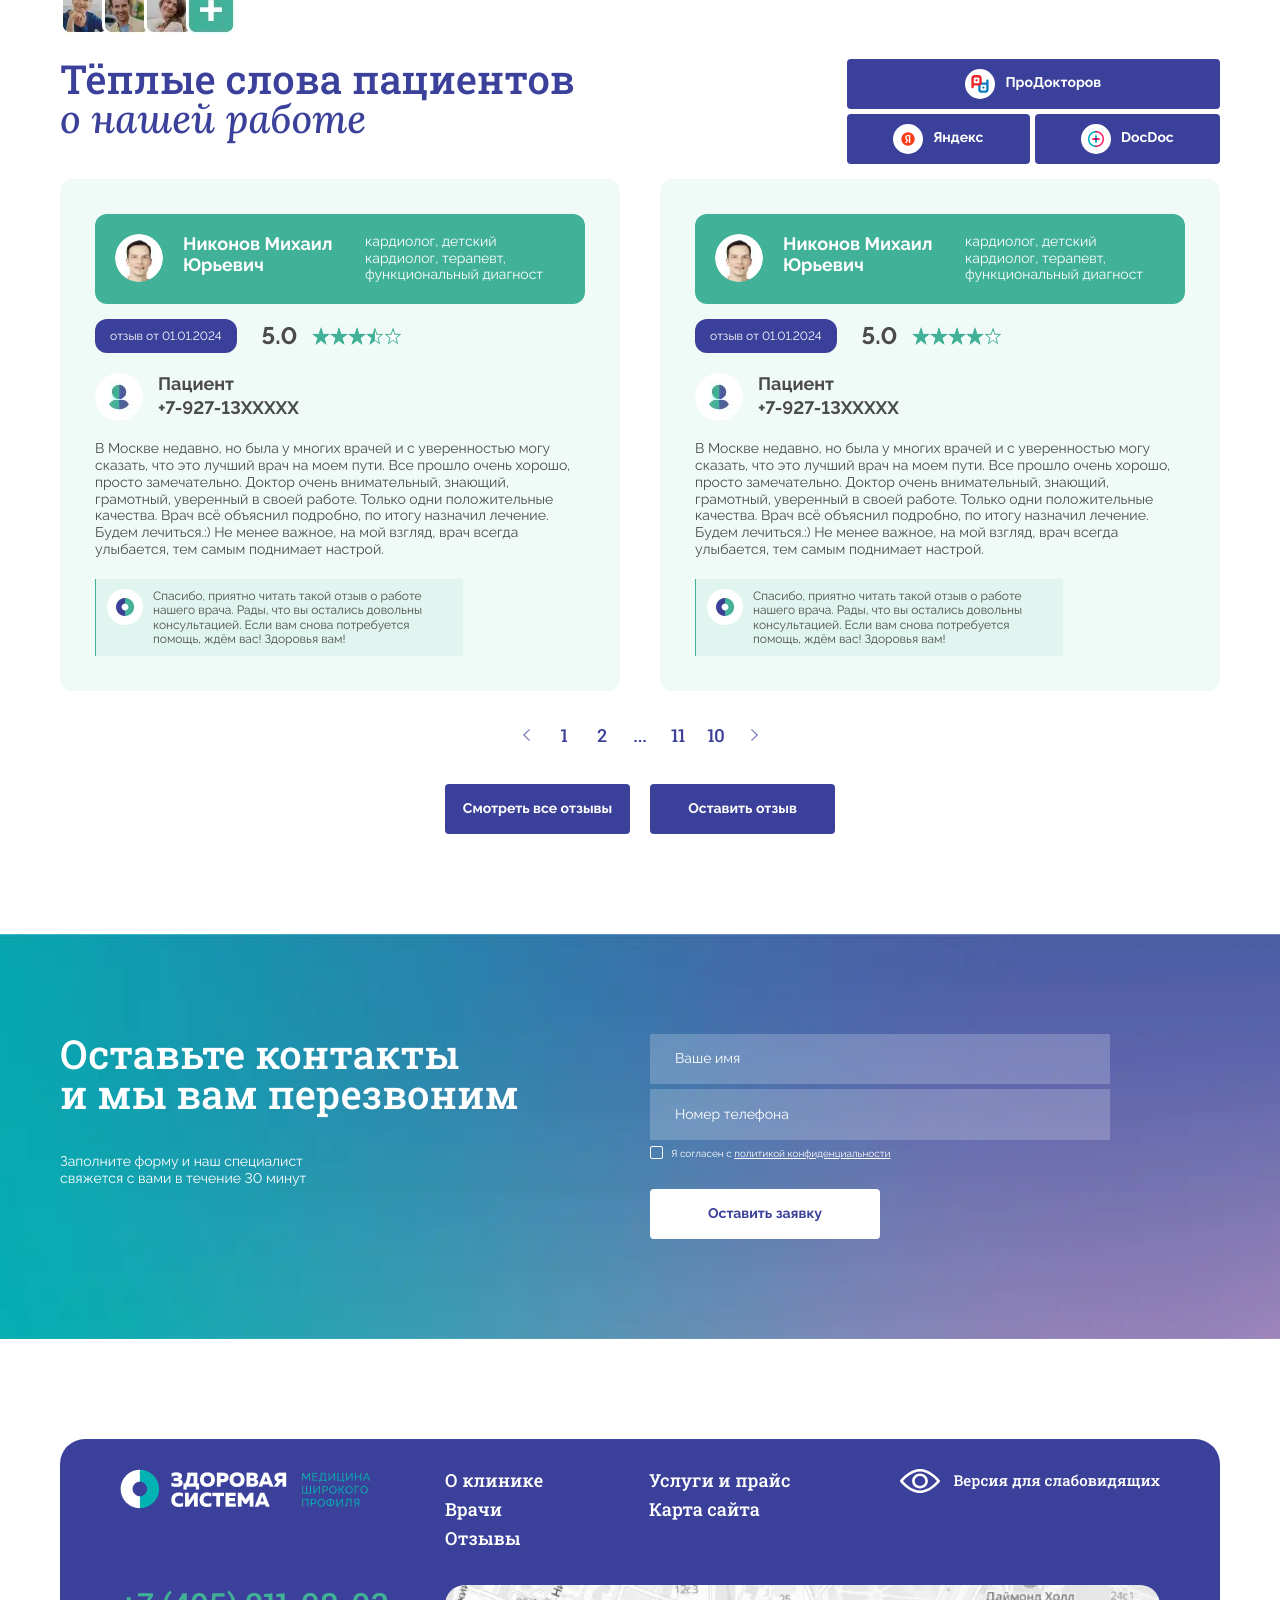
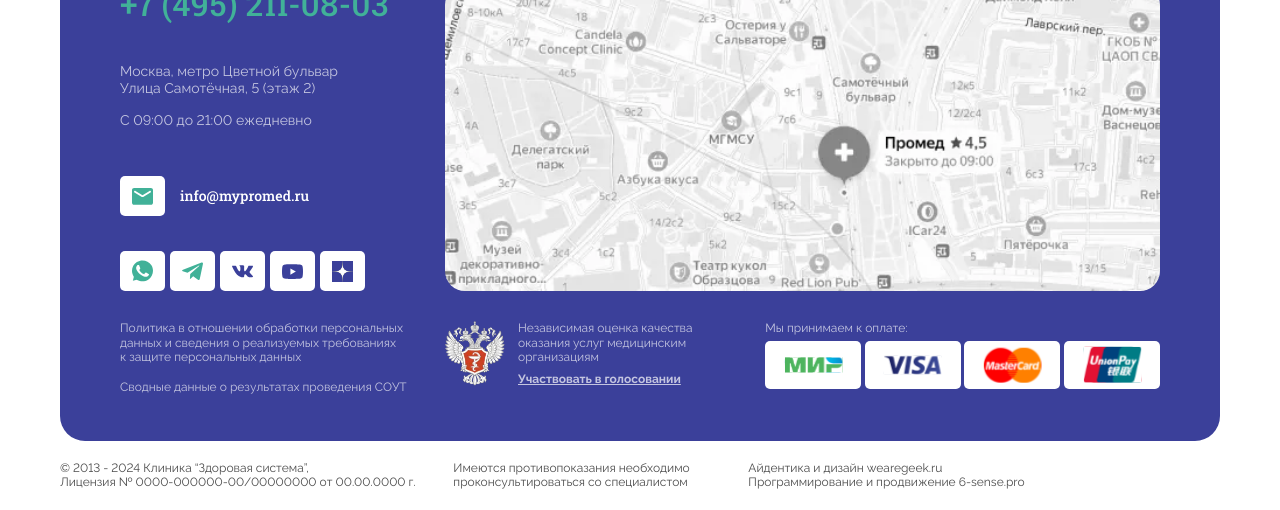
<file: medic.html>
<!DOCTYPE html>
<html lang="ru">

<head>
	<meta charset="UTF-8">
	<meta http-equiv="X-UA-Compatible" content="IE=edge">
	<meta name="viewport" content="width=device-width, initial-scale=1.0">
	<meta name="color-scheme" content="only light">
	<title>Здоровая система</title>

	<link rel="stylesheet" href="css/bootstrap523.min.css" />
	<link rel="stylesheet" href="css/custom-select.css" />
	<link rel="stylesheet" href="css/style.css" />

</head>

<body>
	<div class="body-inner">

		<header class="headerMain" id="headerMain">
	<div class="wrapperDefault">
		<div class="headerMain-inner">
			<div class="headerMain-logo" >
				<span class="logo"><img src="img/logo.webp" alt=""></span>
			</div>
			<div class="headerMain-time">
				С 09:00 до 21:00 ежедневно
			</div>
			<div class="headerMain-address">
				Москва, метро Цветной бульвар <br />
				Улица Самотёчная, 5 (этаж 2)
			</div>
			<div class="headerMain-phone">
				<a href="tel:+74952110803">+7 (495) 211-08-03</a>
			</div>
			<div class="btn headerMain-blind blindVersion-link visibleFor-impaired">
				<div class="headerMain-blind-txt blindVersion-txt">
					Обычная версия
				</div>
			</div>
		</div>
	</div>
	<div class="headerMain-menuLine-intersection visibleFor-normal"></div>
	<div class="headerMain-menuLine-outer">

		<div class="headerMain-menuLine">
			<div class="wrapperDefault">
				<div class="headerMain-menuLine-inner">
					<div class="headerMain-menuMobile">
						<nav class="headerMain-menu">
							<a href="">О клинике</a>
							<a href="">Врачи</a>
							<a href="">Отзывы</a>
							<a href="">Услуги и прайс</a>
						</nav>
					</div>
					<div class="headerMain-blind blindVersion-link visibleFor-normal">
						<div class="headerMain-blind-ico blindVersion-ico impaired-skip"></div>
						<div class="headerMain-blind-txt blindVersion-txt visibleFor-normal">
							Версия для слабовидящих
						</div>
						<div class="headerMain-blind-txt blindVersion-txt visibleFor-impaired">
							Обычная версия
						</div>
					</div>
					<div class="headerMain-search">
						<button type="button" class="headerMain-search-ico impaired-skip" value="Поиск"></button>
						<button type="button" class="headerMain-search-close impaired-skip" value="Закрыть поиск"></button>
						<div class="headerMain-search-cont">
							<div class="headerMain-search-field">
								<input type="text" placeholder="Найти..." />
							</div>
							<ul class="headerMain-search-result">
								<li><a href="" class="headerMain-search-result-link">Консультация врача Константинова Константина Контстантиновича</a>
									<span class="headerMain-search-result-dir">Услуга</span>
								</li>
								<li><a href="" class="headerMain-search-result-link">Консультация врача</a>
									<span class="headerMain-search-result-dir">Врач</span>
								</li>
								<li><a href="" class="headerMain-search-result-link">Консультация врача</a>
									<span class="headerMain-search-result-dir">Врач</span>
								</li>
								<li><a href="" class="headerMain-search-result-link">Консультация врача</a>
									<span class="headerMain-search-result-dir">Врач</span>
								</li>
								<li><a href="" class="headerMain-search-result-link">Консультация врача</a>
									<span class="headerMain-search-result-dir">Врач</span>
								</li>
							</ul>
	
						</div>
					</div>				
					<button type="button" class="btn btn-green headerMain-signup"><span class="btn-txt" data-bs-toggle="modal" data-bs-target="#modal-contact">Записаться на приём</span></button>
					<button type="button" class="headerMain-burger impaired-skip" value="Мобильное меню"></button>
				</div>
			</div>
		</div>
	</div>
	<div class="headerMain-assistPnl-intersection visibleFor-impaired"></div>
	<div class="headerMain-assistPnl-outer visibleFor-impaired">
		<div class="headerMain-assistPnl">
			<div class="wrapperDefault">
				<div class="assistPnl">
					<div class="assistPnl-btnGoto">
						<button type="button" onclick="document.getElementById('headerMain').scrollIntoView({behavior:'smooth'})" type="button" class="btn btn-white btn-onWhite btn-color-black"><span class="btn-txt">К содержанию</span></button>
					</div>
					<div class="assistPnl-font">
						<div class="btn-group-title assistPnl-font-title">Шрифт</div>
						<div class="btn-group select-fontSize">
							<button type="button" class="select-fontSize-normal fs-14 active" data-size="16" data-namesize="normal" data-index="1" title="Размер шрифта нормальный">A</button>
							<button type="button" class="select-fontSize-medium fs-22" data-size="20" data-namesize="medium" data-index="2" title="Размер шрифта увеличенный">A</button>
							<button type="button" class="select-fontSize-large fs-30" data-size="24" data-namesize="large" data-index="3" title="Размер шрифта большой">A</button>
						</div>
					</div>
					<div class="assistPnl-color">				
						<div class="btn-group-title assistPnl-font-title">Цвет</div>
						<div class="btn-group select-colorScheme">
							<button type="button" class="select-color-c1 active" data-index="1" data-scheme="blackOnWhite" title="Цветовая схема №1" style="color:#000 !important">Ц</button>
							<button type="button" class="select-color-c2" data-index="2" data-scheme="whiteOnBlack" title="Цветовая схема №2" style="color:#fff !important">Ц</button>
							<button type="button" class="select-color-c3" data-index="3" data-scheme="blueOnBlue" title="Цветовая схема №3" style="color:#2E6091 !important">Ц</button>
							<button type="button" class="select-color-c4" data-index="4" data-scheme="grayOnSand" title="Цветовая схема №4" style="color:#626261 !important">Ц</button>
							<button type="button" class="select-color-c5" data-index="5" data-scheme="limeOnBrown" title="Цветовая схема №5" style="color:#9CDC4B !important">Ц</button>
						</div>
					</div>
					<div class="assistPnl-player">				
						<div class="btn-group player-mode">
							<button type="button" class="player-mode-all" title="Озвучить всё">Озвучить всё</button>
							<button type="button" class="player-mode-play" title="пуск"></button>
							<button type="button" class="player-mode-pause" title="пауза"></button>
							<button type="button" class="player-mode-stop" title="стоп"></button>
						</div>
					</div>
				</div>
			</div>
		</div>
	</div>
</header>

		<nav class="breadcrumb">
			<div class="wrapperDefault">
				<a href="/">Главная</a>
				<a href="">Врачи</a>
				<span>Кармолиев Рустам Рафикович</span>
			</div>
		</nav>

		<div class="wrapperDefault">
			<h1>Врачи клиники &laquo;Здоровая&nbsp;система&raquo;</h1>
		</div>

		<section class="section-wrapper section-top secton-medic">
			<div class="wrapperDefault medic-wrapper">
				<div class="medic-info gutters-inner">
					<div class="medic-img">
						<img src="img/medic-3.webp" alt="" />
						<div class="medic-schedule">
							<div><time>пн-пт&nbsp;— 8:00 до&nbsp;16:00</time></div>
							<div><time>сб-вс&nbsp;— 9:00 до&nbsp;16:00</time></div>
							<div>перерыв&nbsp;— <time>с&nbsp;12:00 до&nbsp;12:30</time></div>
						</div>
					</div>
					<div class="medic-details">

						<div class="medic-name">
							Кармолиев Рустам Рафикович
						</div>
	
						<div class="medic-position">Уролог, андролог, УЗИ диагност</div>
	
						<div class="medic-status">Кандидат медицинских наук, врач высшей категории</div>

						<div class="medic-age"><b>Стаж:</b> 29 лет</div>
						
						<div class="medic-price">
							<b>Стоимость приема:</b><br />
							Первичный прием: 4 000 руб. <br />
							Повторный прием: 3 000 руб.
						</div>
						
						<button type="button" class="btn btn-white medic-btn"><span class="btn-txt">Записаться на приём</span></button>
					</div>
				</div>
			</div>
		</section>

		<section class="section-wrapper section-medicInfo mt-3">
			<div class="wrapperDefault">
				
				<div class="accordion accordion-blueStyle" id="accordion-1">
				
					<div class="accordion-item">
						<h3 class="accordion-header">
							<button class="accordion-button collapsed" type="button" data-bs-toggle="collapse" data-bs-target="#accitem1"
								aria-expanded="false" aria-controls="accitem1">
								Какие заболевания лечит
							</button>
						</h3>
						<div id="accitem1" class="accordion-collapse collapse" data-bs-parent="#accordion-1">
							<div class="accordion-body">
									<p>Lorem ipsum dolor sit amet consectetur. Euismod et orci erat laoreet erat sit. Ultrices sit aliquet potenti tempus. Vel sed et id nisl facilisis tortor. Tincidunt penatibus fermentum leo lacus sed nunc. Lorem ipsum dolor sit amet consectetur. Euismod et orci erat laoreet erat sit. Ultrices sit aliquet potenti tempus. Vel sed et id nisl facilisis tortor. Tincidunt penatibus fermentum leo lacus sed nunc.</p>
							</div>
						</div>
					</div>
					<div class="accordion-item">
						<h3 class="accordion-header">
							<button class="accordion-button collapsed" type="button" data-bs-toggle="collapse" data-bs-target="#accitem2"
								aria-expanded="false" aria-controls="accitem2">
								Образование
							</button>
						</h3>
						<div id="accitem2" class="accordion-collapse collapse" data-bs-parent="#accordion-1">
							<div class="accordion-body">
									<p>Lorem ipsum dolor sit amet consectetur. Euismod et orci erat laoreet erat sit. Ultrices sit aliquet potenti tempus. Vel sed et id nisl facilisis tortor. Tincidunt penatibus fermentum leo lacus sed nunc. Lorem ipsum dolor sit amet consectetur. Euismod et orci erat laoreet erat sit. Ultrices sit aliquet potenti tempus. Vel sed et id nisl facilisis tortor. Tincidunt penatibus fermentum leo lacus sed nunc.</p>
							</div>
						</div>
					</div>
					<div class="accordion-item">
						<h3 class="accordion-header">
							<button class="accordion-button collapsed" type="button" data-bs-toggle="collapse" data-bs-target="#accitem3"
								aria-expanded="false" aria-controls="accitem3">
								Другая научная деятельность
							</button>
						</h3>
						<div id="accitem3" class="accordion-collapse collapse" data-bs-parent="#accordion-1">
							<div class="accordion-body">
									<p>Lorem ipsum dolor sit amet consectetur. Euismod et orci erat laoreet erat sit. Ultrices sit aliquet potenti tempus. Vel sed et id nisl facilisis tortor. Tincidunt penatibus fermentum leo lacus sed nunc. Lorem ipsum dolor sit amet consectetur. Euismod et orci erat laoreet erat sit. Ultrices sit aliquet potenti tempus. Vel sed et id nisl facilisis tortor. Tincidunt penatibus fermentum leo lacus sed nunc.</p>
							</div>
						</div>
					</div>
					<div class="accordion-item">
						<h3 class="accordion-header">
							<button class="accordion-button collapsed" type="button" data-bs-toggle="collapse" data-bs-target="#accitem4"
								aria-expanded="false" aria-controls="accitem4">
								Сертификаты
							</button>
						</h3>
						<div id="accitem4" class="accordion-collapse collapse" data-bs-parent="#accordion-1">
							<div class="accordion-body">
								Диплом
«Педиатрия»
Номер: ЭВ № 242893
Дата выдачи: 27.06.1995 г.
2 Московский ордена Ленина государственный медицинский институт им. А.И. Пирогова
Сертификат специалиста
«Урология»
Номер: 0177040051028
Дата выдачи: 05.06.2018 г.
ФГАОУ ВО Первый московский государственный медицинский университет им. И.М. Сеченова
«Ультразвуковая диагностика»
Номер: 0338040001489
Дата выдачи: 24.12.2014 г.
ГБОУ ДПО ИГМАПО Минздрава России
							</div>
						</div>
					</div>
					<div class="accordion-item">
						<h3 class="accordion-header">
							<button class="accordion-button collapsed" type="button" data-bs-toggle="collapse" data-bs-target="#accitem5"
								aria-expanded="false" aria-controls="accitem5">
								Информация о медработниках медорганизации и филиалов
							</button>
						</h3>
						<div id="accitem5" class="accordion-collapse collapse" data-bs-parent="#accordion-1">
							<div class="accordion-body">
									<p>Lorem ipsum dolor sit amet consectetur. Euismod et orci erat laoreet erat sit. Ultrices sit aliquet potenti tempus. Vel sed et id nisl facilisis tortor. Tincidunt penatibus fermentum leo lacus sed nunc. Lorem ipsum dolor sit amet consectetur. Euismod et orci erat laoreet erat sit. Ultrices sit aliquet potenti tempus. Vel sed et id nisl facilisis tortor. Tincidunt penatibus fermentum leo lacus sed nunc.</p>
							</div>
						</div>
					</div>
					<div class="accordion-item">
						<h3 class="accordion-header">
							<button class="accordion-button collapsed" type="button" data-bs-toggle="collapse" data-bs-target="#accitem6"
								aria-expanded="false" aria-controls="accitem6">
								Статьи
							</button>
						</h3>
						<div id="accitem6" class="accordion-collapse collapse" data-bs-parent="#accordion-1">
							<div class="accordion-body">
									<p>Lorem ipsum dolor sit amet consectetur. Euismod et orci erat laoreet erat sit. Ultrices sit aliquet potenti tempus. Vel sed et id nisl facilisis tortor. Tincidunt penatibus fermentum leo lacus sed nunc. Lorem ipsum dolor sit amet consectetur. Euismod et orci erat laoreet erat sit. Ultrices sit aliquet potenti tempus. Vel sed et id nisl facilisis tortor. Tincidunt penatibus fermentum leo lacus sed nunc.</p>
							</div>
						</div>
					</div>
				</div>
			</div>
		</section>

		<section class="section-wrapper section-patientWord">
			<div class="wrapperDefault">
				<div class="patientWord-header gutters-inner">
					<img src="img/temp-2.webp" class="mb-4" alt="" />
					<div class="row">
						<div class="col-12 col-md-8">
							<div class="patientWord-title h1">
								Тёплые слова пациентов
								<div class="subTitle-h1">о нашей работе</div>
							</div>
						</div>
						<div class="col-12 col-md-4">
							<div class="patientWord-tabs">
								<a href="" class="btn btn-blue"><span class="btn-logo"><img src="img/logo-prodoc.svg"
											alt=""></span><span class="btn-txt">ПроДокторов</span></a>
								<a href="" class="btn btn-blue"><span class="btn-logo"><img src="img/logo-y.svg"
											alt=""></span><span class="btn-txt">Яндекс</span></a>
								<a href="" class="btn btn-blue"><span class="btn-logo"><img src="img/logo-docdoc.svg"
											alt=""></span><span class="btn-txt">DocDoc</span></a>
							</div>
						</div>
					</div>
				</div>
				<div class="patientWord-items">
					<div class="patientWord-item d-none d-md-block">
						<div class="patientWord-item-header">
							<div class="patientWord-medic-photo">
								<img src="img/temp-medic-3.webp" alt="" />
							</div>
							<div class="patientWord-medic-name">Никонов Михаил Юрьевич</div>
							<div class="patientWord-medic-position">кардиолог, детский кардиолог, терапевт,
								функциональный диагност</div>
						</div>
						<div class="patientWord-info">
							<div class="patientWord-date">отзыв от 01.01.2024</div>
							<div class="patientWord-reit">
								<div class="patientWord-reit-val">5.0</div>
								<div class="patientWord-reit-stars reitingStars-static">
									<div style="width: 70%;"></div>
								</div>
							</div>
						</div>
						<div class="patientWord-data">
							<div class="patientWord-data-photo">
								<img src="img/nophoto-patient.webp" alt="">
							</div>
							<div class="patientWord-data-name">Пациент</div>
							<div class="patientWord-data-tel">+7-927-13XXXXX</div>
						</div>
						<div class="patientWord-content">
							<p>В Москве недавно, но была у многих врачей и с уверенностью могу сказать, что это лучший
								врач на моем пути. Все прошло очень хорошо, просто замечательно. Доктор очень
								внимательный, знающий, грамотный, уверенный в своей работе. Только одни положительные
								качества. Врач всё объяснил подробно, по итогу назначил лечение. Будем лечиться.:)
								Не менее важное, на мой взгляд, врач всегда улыбается, тем самым поднимает настрой.</p>
						</div>
						<div class="patientWord-answer">
							Спасибо, приятно читать такой отзыв о работе нашего врача. Рады, что вы остались довольны
							консультацией. Если вам снова потребуется помощь, ждём вас! Здоровья вам!
						</div>
					</div>
					<div class="patientWord-item">
						<div class="patientWord-item-header">
							<div class="patientWord-medic-photo">
								<img src="img/temp-medic-3.webp" alt="" />
							</div>
							<div class="patientWord-medic-name">Никонов Михаил Юрьевич</div>
							<div class="patientWord-medic-position">кардиолог, детский кардиолог, терапевт,
								функциональный диагност</div>
						</div>
						<div class="patientWord-info">
							<div class="patientWord-date">отзыв от 01.01.2024</div>
							<div class="patientWord-reit">
								<div class="patientWord-reit-val">5.0</div>
								<div class="patientWord-reit-stars reitingStars-static">
									<div style="width: 80%;"></div>
								</div>
							</div>
						</div>
						<div class="patientWord-data">
							<div class="patientWord-data-photo">
								<img src="img/nophoto-patient.webp" alt="">
							</div>
							<div class="patientWord-data-name">Пациент</div>
							<div class="patientWord-data-tel">+7-927-13XXXXX</div>
						</div>
						<div class="patientWord-content">
							<p>В Москве недавно, но была у многих врачей и с уверенностью могу сказать, что это лучший
								врач на моем пути. Все прошло очень хорошо, просто замечательно. Доктор очень
								внимательный, знающий, грамотный, уверенный в своей работе. Только одни положительные
								качества. Врач всё объяснил подробно, по итогу назначил лечение. Будем лечиться.:)
								Не менее важное, на мой взгляд, врач всегда улыбается, тем самым поднимает настрой.</p>
						</div>
						<div class="patientWord-answer">
							Спасибо, приятно читать такой отзыв о работе нашего врача. Рады, что вы остались довольны
							консультацией. Если вам снова потребуется помощь, ждём вас! Здоровья вам!
						</div>
					</div>

				</div>

				<div class="paging paging-blue">
					<nav>
						<a href="" class="paging-page paging-page-prev"></a>
						<a href="" class="paging-page active">1</a>
						<a href="" class="paging-page">2</a>
						<a href="" class="paging-page">...</a>
						<a href="" class="paging-page">11</a>
						<a href="" class="paging-page">10</a>
						<a href="" class="paging-page paging-page-next"></a>
					</nav>
				</div>

				<div class="patientWord-footer gutters-inner">

					<a href="" class="btn btn-blue"><span class="btn-txt">Смотреть все отзывы</span></a>
					<button type="button" class="btn btn-blue"><span class="btn-txt">Оставить отзыв</span></button>
				</div>

			</div>
		</section>

		<section class="section-wrapper bg-7 paddsY">
			<div class="wrapperDefault gutters-extend">
				<div class="row">
					<div class="col-12 col-lg-6">
						<div class="h1 c-white">
							Оставьте контакты и&nbsp;мы&nbsp;вам перезвоним
						</div>
						<p class="p c-white col-lg-6 mb-3">
							Заполните форму и&nbsp;наш специалист свяжется с&nbsp;вами в&nbsp;течение 30&nbsp;минут
						</p>
					</div>
					<div class="col-12 col-lg-6">
						<form class="form form-style2">
							<div class="form-item">
								<div class="form-item-inputContainer">
									<input class="form-item-input" type="text" placeholder=" ">
									<div class="form-item-placeholder">Ваше имя</div>
								</div>
							</div>
							<div class="form-item">
								<div class="form-item-inputContainer">
									<input class="form-item-input" type="text" placeholder=" ">
									<div class="form-item-placeholder">Номер телефона</div>
								</div>
							</div>
							<div class="form-item">							
								<div class="form-item-boxContainer">
									<input id="conf" type="checkbox" value="1" name="" class="form-item-inputCheckbox">
									<span class="checkbox"></span>
									<label for="conf" class="checkbox-content">
										<span class="checkbox-txt fs-10 c-white">
											Я согласен с <a href="" class="c-white uline">политикой конфиденциальности</a>
										</span>
									</label>
								</div>	
							</div>
							<button type="button" class="btn btn-white btn-submit"><span class="btn-txt">Оставить заявку</span></button>
						</form>
					</div>
				</div>
			</div>
		</section>

		<footer class="footerMain">
	<div class="wrapperDefault">
		<div class="footerMain-inner">
			<div class="footerMain-logo">
				<img src="img/logo-footer.webp" alt="" width="250" />
			</div>
			<div class="footerMain-menu">
				<nav>
					<a href="">О клинике</a>
					<a href="">Врачи</a>
					<a href="">Отзывы</a>
					<a href="">Услуги и прайс</a>
					<a href="">Карта сайта</a>
				</nav>
			</div>
			<div class="footerMain-blind blindVersion-link">
				<div class="footerMain-blind-ico blindVersion-ico impaired-skip"></div>
				<div class="headerMain-blind-txt blindVersion-txt visibleFor-normal">
					Версия для слабовидящих
				</div>
				<div class="headerMain-blind-txt blindVersion-txt visibleFor-impaired">
					Обычная версия
				</div>
			</div>
			<div class="footerMain-phone">
				<a href="tel:+74952110803">+7 (495) 211-08-03</a>
			</div>
			<div class="footerMain-address">
				<p>
					Москва, метро Цветной бульвар <br />
					Улица Самотёчная, 5&nbsp;(этаж&nbsp;2)
				</p>
				<p>С&nbsp;09:00 до&nbsp;21:00 ежедневно</p>
			</div>
			<div class="footerMain-socials visibleFor-impaired">
				<div class="footerMain-socials-inner">
					<p><b>E-mail:</b> <a href="mailto:info@mypromed.ru">info@mypromed.ru</a></p>
					<p><b>Телефон:</b> <a href="tel:+74952110803">+7 (495) 211-08-03</a></p>
					<p><b>Социальные сети:</b> <a href="">ВКонтакте</a>, <a href="">YouTube</a>, <a href="">Дзен</a></p>
					<p><b>Мессенджеры:</b> WhatsApp, Telegram</p>
				</div>
			</div>
			<div class="footerMain-socials visibleFor-normal">
				<a href="mailto:info@mypromed.ru" class="footerMain-socials-item email">
					<div class="footerMain-socials-item-img">
						<img src="img/email.svg" alt="">
					</div>
					<div class="footerMain-socials-item-txt">info@mypromed.ru</div>
				</a>
				<a href="" class="footerMain-socials-item wt">
					<div class="footerMain-socials-item-img">
						<img src="img/wt.svg" alt="">
					</div>
				</a>
				<a href="" class="footerMain-socials-item tg">
					<div class="footerMain-socials-item-img">
						<img src="img/tg.svg" alt="">
					</div>
				</a>
				<a href="" class="footerMain-socials-item vk">
					<div class="footerMain-socials-item-img">
						<img src="img/vk.svg" alt="">
					</div>
				</a>
				<a href="" class="footerMain-socials-item yt">
					<div class="footerMain-socials-item-img">
						<img src="img/yt.svg" alt="">
					</div>
				</a>
				<a href="" class="footerMain-socials-item yd">
					<div class="footerMain-socials-item-img">
						<img src="img/yd.svg" alt="">
					</div>
				</a>
			</div>
			<div class="footerMain-map">
				<img src="img/temp_map.webp" alt="" />
				<a href="" class="btn btn-white w-100 mt-2 d-lg-none"><span class="btn-txt">Смотреть на Яндекс.Картах</span></a>
			</div>
			<div class="footerMain-confident">
				<p><a href="">Политика в&nbsp;отношении обработки персональных данных и&nbsp;сведения о&nbsp;реализуемых требованиях к&nbsp;защите персональных данных</a></p>
				<p><a href="">Сводные данные о&nbsp;результатах проведения СОУТ</a></p>
			</div>
			<div class="footerMain-gerb">
				<img src="img/gerb.webp" alt="">
				<p>Независимая оценка качества оказания услуг медицинским организациям
					<a href="">Участвовать в голосовании</a></p>
			</div>
			<div class="footerMain-pays">
				<div class="footerMain-pays-inner">
					<div class="footerMain-pays-title"><b>Мы принимаем к оплате: </b>
						<span class="footerMain-pays-cards visibleFor-impaired">
							<span>МИР,</span>
							<span>Visa,</span>
							<span>MasterCard,</span>
							<span>UnionPay</span>
						</span>
					</div>
					<div class="footerMain-pays-item mir">
						<img src="img/card-mir.svg" alt="">
					</div>
					<div class="footerMain-pays-item visa">
						<img src="img/card-visa.svg" alt="">
					</div>
					<div class="footerMain-pays-item mc">
						<img src="img/card-mc.svg" alt="">
					</div>
					<div class="footerMain-pays-item up">
						<img src="img/card-up.svg" alt="">
					</div>
				</div>	
			</div>
		</div>
	</div>
	<div class="footerMain-bottom">
		<div class="wrapperDefault">
			<div class="row">
				<div class="col-12 col-lg-4">
					© 2013 - 2024 Клиника “Здоровая система”,  <br />
					Лицензия № 0000-000000-00/00000000 от 00.00.0000 г.
				</div>
				<div class="col-12 col-lg-3">
					Имеются противопоказания необходимо проконсультироваться со специалистом
				</div>
				<div class="col-12 col-lg-4">
					Айдентика и дизайн wearegeek.ru  <br />
					Программирование и продвижение 6-sense.pro
				</div>
			</div>
		</div>
	</div>
</footer>

<!-- popup Вакансия -->
<div class="modal modal-vacancy fade" tabindex="-1" id="modal-vacancy">
	<div class="modal-dialog">
		<div class="modal-content">
			<div class="modal-header">
				<div class="modal-title h1">Оставьте контакты и&nbsp;мы&nbsp;вам перезвоним</div>
				<button type="button" class="btn-close" data-bs-dismiss="modal" aria-label="Закрыть"></button>
			</div>
			<div class="modal-body">
				<p>Заполните форму и наш специалист свяжется с вами в течение 30 минут</p>
				<form class="form form-popup">
					<div class="form-item">
						<div class="form-item-inputContainer">
							<input class="form-item-input" type="text" placeholder=" ">
							<div class="form-item-placeholder">Ваше имя</div>
						</div>
					</div>
					<div class="form-item">
						<div class="form-item-inputContainer">
							<input class="form-item-input" type="text" placeholder=" ">
							<div class="form-item-placeholder">Номер телефона</div>
						</div>
					</div>
					<div class="form-item">
						<div class="form-item-inputContainer">
							<textarea class="form-item-input" placeholder=" "></textarea>
							<div class="form-item-placeholder">Сопроводительное письмо</div>
						</div>
					</div>
					<div class="form-item form-item-attach mt-2 mb-5">
						<label class="form-item-label" for="attachFileInput">Прикрепить резюме</label>	
						<div class="form-item-input-wrap">
							<input id="attachFileInput" class="form-item-input" type="file" accept=".doc,.docx, .pdf" onchange="attachFile.get(this, 5)">
						</div>
						<div class="form-item-attach-error"></div>
					</div>	
					<div class="form-item">							
						<div class="form-item-boxContainer">
							<input id="vacancyCheck" type="checkbox" value="1" name="" class="form-item-inputCheckbox">
							<span class="checkbox"></span>
							<label for="vacancyCheck" class="checkbox-content">
								<span class="checkbox-txt fs-10 c-white">
									Я согласен с <a href="" class="c-white uline">политикой конфиденциальности</a>
								</span>
							</label>
						</div>	
					</div>
					<button type="button" class="btn btn-white btn-submit mt-2"><span class="btn-txt">Отправить заявку</span></button>
				</form>
			</div>			
		</div>
	</div>
</div>

<!-- popup Контакт -->
<div class="modal modal-contact fade" tabindex="-1" id="modal-contact">
	<div class="modal-dialog">
		<div class="modal-content">
			<div class="modal-header">
				<div class="modal-title h1">Оставьте контакты и&nbsp;мы&nbsp;вам перезвоним</div>
				<button type="button" class="btn-close" data-bs-dismiss="modal" aria-label="Закрыть"></button>
			</div>
			<div class="modal-body">
				<p>Заполните форму и наш специалист свяжется с вами в течение 30 минут</p>
				<form class="form form-popup">
					<div class="form-item">
						<div class="form-item-inputContainer">
							<input class="form-item-input" type="text" placeholder=" ">
							<div class="form-item-placeholder">Ваше имя</div>
						</div>
					</div>
					<div class="form-item">
						<div class="form-item-inputContainer">
							<input class="form-item-input" type="text" placeholder=" ">
							<div class="form-item-placeholder">Номер телефона</div>
						</div>
					</div>										
					<div class="form-item">							
						<div class="form-item-boxContainer">
							<input id="contactCheck" type="checkbox" value="1" name="" class="form-item-inputCheckbox">
							<span class="checkbox"></span>
							<label for="contactCheck" class="checkbox-content">
								<span class="checkbox-txt fs-10 c-white">
									Я согласен с <a href="" class="c-white uline">политикой конфиденциальности</a>
								</span>
							</label>
						</div>	
					</div>
					<button type="button" class="btn btn-white btn-submit mt-2"><span class="btn-txt">Отправить заявку</span></button>
				</form>
			</div>			
		</div>
	</div>
</div>

<!-- всплывающая подсказка -->
<div class="modal modal-tooltip fade" tabindex="-1" id="modal-tooltip">
	<div class="modal-dialog">
		<div class="modal-content">
			<div class="modal-header">
				<button type="button" class="btn-close" data-bs-dismiss="modal" aria-label="Закрыть"></button>
			</div>
			<div class="modal-body">
				<!-- tooptip content here  -->
				<!-- content is added from common.js -->
			</div>			
		</div>
	</div>
</div>

<script defer src="js/bootstrap.min.js"></script>
<script defer type="text/javascript" src="js/custom-select.min.js"></script>
<link rel="stylesheet" href="css/swiper.min.css" />
<script defer type="text/javascript" src="js/swiper.min.js"></script>

<script defer type="text/javascript" src="js/common.js"></script>
	</div>

</body>

</html>
</file>
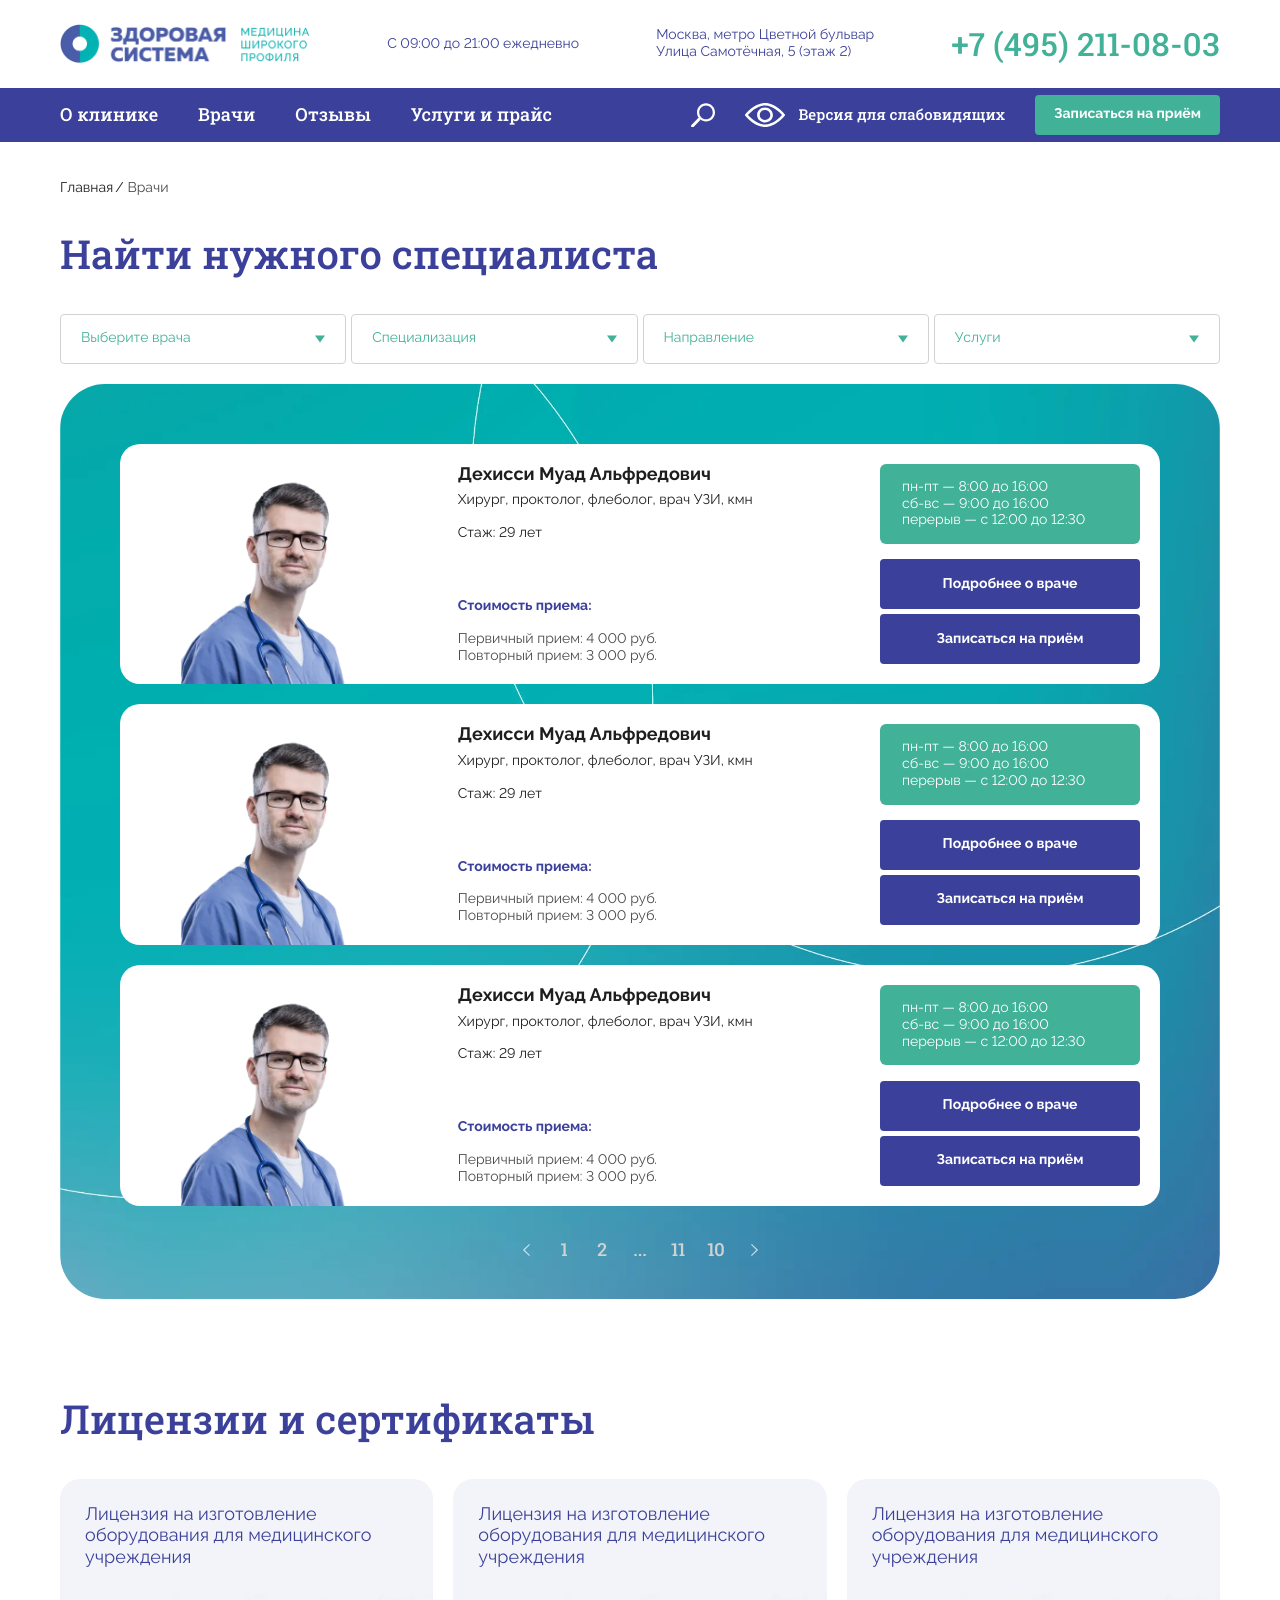
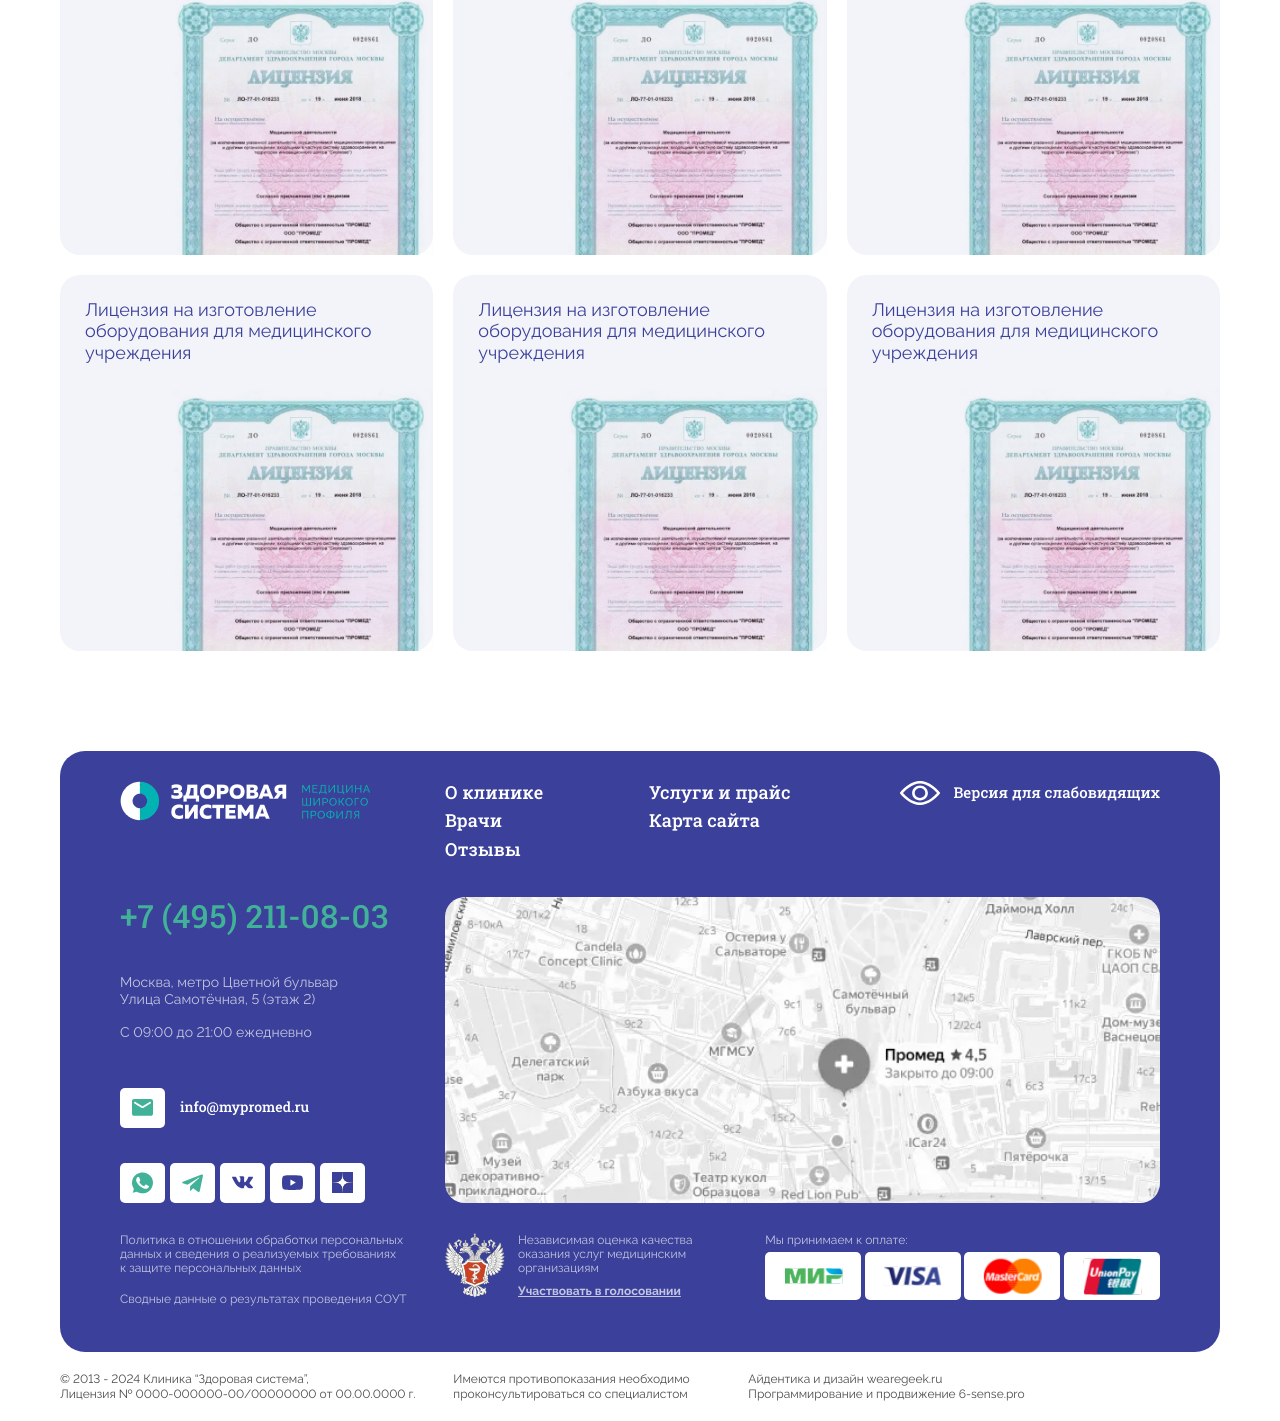
<file: medics.html>
<!DOCTYPE html>
<html lang="ru">

<head>
	<meta charset="UTF-8">
	<meta http-equiv="X-UA-Compatible" content="IE=edge">
	<meta name="viewport" content="width=device-width, initial-scale=1.0">
	<meta name="color-scheme" content="only light">
	<title>Здоровая система</title>

	<link rel="stylesheet" href="css/bootstrap523.min.css" />
	<link rel="stylesheet" href="css/custom-select.css" />
	<link rel="stylesheet" href="css/style.css" />

</head>

<body>
	<div class="body-inner">

		<header class="headerMain" id="headerMain">
	<div class="wrapperDefault">
		<div class="headerMain-inner">
			<div class="headerMain-logo" >
				<span class="logo"><img src="img/logo.webp" alt=""></span>
			</div>
			<div class="headerMain-time">
				С 09:00 до 21:00 ежедневно
			</div>
			<div class="headerMain-address">
				Москва, метро Цветной бульвар <br />
				Улица Самотёчная, 5 (этаж 2)
			</div>
			<div class="headerMain-phone">
				<a href="tel:+74952110803">+7 (495) 211-08-03</a>
			</div>
			<div class="btn headerMain-blind blindVersion-link visibleFor-impaired">
				<div class="headerMain-blind-txt blindVersion-txt">
					Обычная версия
				</div>
			</div>
		</div>
	</div>
	<div class="headerMain-menuLine-intersection visibleFor-normal"></div>
	<div class="headerMain-menuLine-outer">

		<div class="headerMain-menuLine">
			<div class="wrapperDefault">
				<div class="headerMain-menuLine-inner">
					<div class="headerMain-menuMobile">
						<nav class="headerMain-menu">
							<a href="">О клинике</a>
							<a href="">Врачи</a>
							<a href="">Отзывы</a>
							<a href="">Услуги и прайс</a>
						</nav>
					</div>
					<div class="headerMain-blind blindVersion-link visibleFor-normal">
						<div class="headerMain-blind-ico blindVersion-ico impaired-skip"></div>
						<div class="headerMain-blind-txt blindVersion-txt visibleFor-normal">
							Версия для слабовидящих
						</div>
						<div class="headerMain-blind-txt blindVersion-txt visibleFor-impaired">
							Обычная версия
						</div>
					</div>
					<div class="headerMain-search">
						<button type="button" class="headerMain-search-ico impaired-skip" value="Поиск"></button>
						<button type="button" class="headerMain-search-close impaired-skip" value="Закрыть поиск"></button>
						<div class="headerMain-search-cont">
							<div class="headerMain-search-field">
								<input type="text" placeholder="Найти..." />
							</div>
							<ul class="headerMain-search-result">
								<li><a href="" class="headerMain-search-result-link">Консультация врача Константинова Константина Контстантиновича</a>
									<span class="headerMain-search-result-dir">Услуга</span>
								</li>
								<li><a href="" class="headerMain-search-result-link">Консультация врача</a>
									<span class="headerMain-search-result-dir">Врач</span>
								</li>
								<li><a href="" class="headerMain-search-result-link">Консультация врача</a>
									<span class="headerMain-search-result-dir">Врач</span>
								</li>
								<li><a href="" class="headerMain-search-result-link">Консультация врача</a>
									<span class="headerMain-search-result-dir">Врач</span>
								</li>
								<li><a href="" class="headerMain-search-result-link">Консультация врача</a>
									<span class="headerMain-search-result-dir">Врач</span>
								</li>
							</ul>
	
						</div>
					</div>				
					<button type="button" class="btn btn-green headerMain-signup"><span class="btn-txt" data-bs-toggle="modal" data-bs-target="#modal-contact">Записаться на приём</span></button>
					<button type="button" class="headerMain-burger impaired-skip" value="Мобильное меню"></button>
				</div>
			</div>
		</div>
	</div>
	<div class="headerMain-assistPnl-intersection visibleFor-impaired"></div>
	<div class="headerMain-assistPnl-outer visibleFor-impaired">
		<div class="headerMain-assistPnl">
			<div class="wrapperDefault">
				<div class="assistPnl">
					<div class="assistPnl-btnGoto">
						<button type="button" onclick="document.getElementById('headerMain').scrollIntoView({behavior:'smooth'})" type="button" class="btn btn-white btn-onWhite btn-color-black"><span class="btn-txt">К содержанию</span></button>
					</div>
					<div class="assistPnl-font">
						<div class="btn-group-title assistPnl-font-title">Шрифт</div>
						<div class="btn-group select-fontSize">
							<button type="button" class="select-fontSize-normal fs-14 active" data-size="16" data-namesize="normal" data-index="1" title="Размер шрифта нормальный">A</button>
							<button type="button" class="select-fontSize-medium fs-22" data-size="20" data-namesize="medium" data-index="2" title="Размер шрифта увеличенный">A</button>
							<button type="button" class="select-fontSize-large fs-30" data-size="24" data-namesize="large" data-index="3" title="Размер шрифта большой">A</button>
						</div>
					</div>
					<div class="assistPnl-color">				
						<div class="btn-group-title assistPnl-font-title">Цвет</div>
						<div class="btn-group select-colorScheme">
							<button type="button" class="select-color-c1 active" data-index="1" data-scheme="blackOnWhite" title="Цветовая схема №1" style="color:#000 !important">Ц</button>
							<button type="button" class="select-color-c2" data-index="2" data-scheme="whiteOnBlack" title="Цветовая схема №2" style="color:#fff !important">Ц</button>
							<button type="button" class="select-color-c3" data-index="3" data-scheme="blueOnBlue" title="Цветовая схема №3" style="color:#2E6091 !important">Ц</button>
							<button type="button" class="select-color-c4" data-index="4" data-scheme="grayOnSand" title="Цветовая схема №4" style="color:#626261 !important">Ц</button>
							<button type="button" class="select-color-c5" data-index="5" data-scheme="limeOnBrown" title="Цветовая схема №5" style="color:#9CDC4B !important">Ц</button>
						</div>
					</div>
					<div class="assistPnl-player">				
						<div class="btn-group player-mode">
							<button type="button" class="player-mode-all" title="Озвучить всё">Озвучить всё</button>
							<button type="button" class="player-mode-play" title="пуск"></button>
							<button type="button" class="player-mode-pause" title="пауза"></button>
							<button type="button" class="player-mode-stop" title="стоп"></button>
						</div>
					</div>
				</div>
			</div>
		</div>
	</div>
</header>

		<nav class="breadcrumb">
			<div class="wrapperDefault">
				<a href="/">Главная</a>
				<span>Врачи</span>
			</div>
		</nav>

		<section class="section-wrapper section-top section-findmedic">
			<div class="wrapperDefault filter-wrapper gutters-extend">
				<div class="h1">Найти нужного специалиста</div>

				<div class="filter">
					<div class="filter-item">
						<select class="custom-select">
							<option value="1" selected>Выберите врача</option>
							<option value="2">Арутюнянц Арсен Гамлетович</option>
							<option value="3">Бабасян Лилит Левоновна</option>
							<option value="4">Биндасова Ольга Ваноевна</option>
							<option value="5">Бобылева Виктория Николаевна</option>
							<option value="6">Буков Павел Александрович</option>
							<option value="7">Булгакова Марина Евгеньевна</option>
							<option value="8">Гилязова Алсу Вильямовна</option>
							<option value="9">Давидов Натан Рашбилович</option>
							<option value="10">Дехисси-Гольбрехт Муад Альфредович</option>
							<option value="11">Никонов Михаил Юрьевич</option>
							<option value="12">Огнева Елена Владимировна</option>
							<option value="13">Севастьянова Наталья Владимировна</option>
							<option value="14">Селиванова Анна Владимировна</option>
							<option value="15">Тардов Михаил Владимирович</option>
							<option value="16">Яковчиц Александр Олегович</option>
						</select>
					</div>
					<div class="filter-item">
						<select class="custom-select">
							<option value="1" selected>Специализация</option>							
							<option value="2">Анестезиолог</option>
							<option value="3">Кардиолог</option>
							<option value="4">Дерматолог</option>
							<option value="5">Эндокринолог</option>
							<option value="6">Семейный врач</option>
							<option value="7">Гастроэнтеролог</option>
							<option value="8">Лор (Отоларинголог)</option>
							<option value="9">Невролог</option>
							<option value="10">Ортопед</option>
							<option value="11">Остеопат</option>
							<option value="12">Патологоанатом</option>
							<option value="13">Рентгенолог</option>
							<option value="14">Хирург</option>
							<option value="15">Уролог</option>
						</select>
					</div>
					<div class="filter-item">
						<select class="custom-select">
							<option value="1" selected>Направление</option>
							<option value="2">Терапия</option>
							<option value="3">Стоматология</option>
							<option value="4">Хирургия</option>
							<option value="5">Неврология</option>
							<option value="6">Пульмонология</option>
							<option value="7">Гастроэнтерология</option>
							<option value="8">Гинекология</option>
							<option value="9">Урология</option>
							<option value="10">Проктология</option>
							<option value="11">Эндокринология</option>
							<option value="12">Ревматология</option>
							<option value="13">Кардиология</option>
							<option value="14">Аллергология</option>
							<option value="15">Флебология</option>
							<option value="16">Диагностика, УЗИ и ЭКГ</option>
						</select>
					</div>
					<div class="filter-item">
						<select class="custom-select">
							<option value="1" selected>Услуги</option>							
							<option value="2">Консультация колопроктолога первичная (консультация+пальцевое исследование+назначение лечения)</option>
							<option value="3">Консультация колопроктолога (повторная)</option>
							<option value="4">Аноскопия</option>
							<option value="5">Склерозирование одного геморроидального узла</option>
							<option value="6">Параанальная блокада</option>
							<option value="7">Вскрытие и дренирование подкожно-подслизистого парапроктита</option>
							<option value="8">Компьютерная томография</option>
							<option value="9">Вскрытие нагноившейся кисты копчика</option>
							<option value="10">Удаление инородных тел из прямой кишки</option>
							<option value="11">Иссечение остроконечных кондилом перианальной области</option>
							<option value="12">Иссечение хронической анальной трещины под местной анестезия</option>
							<option value="13">Иссечение кисты копчика лазером/ сургидроном.</option>
							<option value="14">Перевязка ран промежности</option>
							<option value="15">Консультация хирурга</option>
							<option value="16">Повторная консультация хиругия</option>
							<option value="17">Консультация флеболога первичная</option>
							<option value="18">Консультация флеболога повторная</option>
							<option value="19">Склеротерапия 1 категория</option>
							<option value="20">Склеротерапия 2 категория</option>
							<option value="21">Склеротерапия 3 категория</option>
							<option value="22">Склеротерапия под Узи контролем</option>
							<option value="23">Лазерное удаление геморройдальных узлов с прибыванием в стационаре 1–2 дня (первая категория)</option>
							<option value="24">Лазерное удаление геморройдальных узлов с прибыванием в стационаре 1–2 дня (первая категория)</option>
							<option value="25">Лазерное удаление геморройдальных узлов с прибыванием в стационаре 1–2 дня (вторая категория)</option>
							<option value="26">Лазерное удаление геморройдальных узлов с прибыванием в стационаре 1–2 дня (третья категория)</option>
							<option value="27">Лазерная абляция и иссчение трещины анального канала</option>
							<option value="28">Лазерное удаление параректального свища</option>
							<option value="29">Лазерное удаление свища прямой кишки</option>
							<option value="30">УЗИ брюшной полости</option>
							<option value="41">УЗИ малого таза</option>
							<option value="42">УЗИ почек и мочевого пузыря</option>
							<option value="43">УЗИ молочных желез</option>
							<option value="44">УЗИ щитовидной железы</option>
							<option value="45">УЗИ почек</option>
							<option value="46">УЗИ почек и надпочечников</option>
							<option value="47">УЗИ почек и надпочечников</option>
							<option value="48">УЗИ ОБП (органов брюшной области) – печень, жёлчный пузырь, поджелудочная железа, селезёнка</option>
							<option value="49">УЗДГ артерий нижних конечностей</option>
							<option value="50">УЗДГ артериовенозной фистулы (АВФ)</option>
							<option value="51">УЗДГ вен нижних конечностей</option>
							<option value="52">УЗДГ внутрипочечных артерий</option>
							<option value="53">УЗДГ магистральных сосудов шеи (МАГ,БЦА)</option>
							<option value="54">УЗИ лимфоузлов (одна зона)</option>
							<option value="55">УЗИ забрюшинных лимфоузлов</option>
							<option value="56">УЗИ передней брюшной стенки</option>
							<option value="57">УЗИ сосудов брюшной полости</option>
							<option value="58">УЗИ шейной части пищевода</option>
							<option value="59">УЗИ надпочечников</option>
							<option value="60">УЗИ спинномозгового канала</option>
							<option value="61">Ангиосканирование орбиты (2 глаза)</option>
							<option value="62">УЗИ лёгких (по показаниям, согласовать с врачом УЗД)</option>
							<option value="63">УЗИ плевральной полости</option>
							<option value="64">УЗИ вилочковой железы</option>
							<option value="65">Определение сердцебиения у плода</option>
							<option value="66">УЗИ пахового канала</option>
							<option value="67">УЗИ брюшной полости (печень, жёлчный пузырь, поджелудочная железа, селезёнка) и забрюшинного пространства</option>
							<option value="68">УЗИ брюшной аорты</option>
							<option value="69">УЗДГ вен верхних конечностей</option>
							<option value="70">УЗДГ артерий верхних конечностей</option>
							<option value="71">УЗДГ подвздошных сосудов</option>
						</select>
					</div>
				</div>
			</div>
			<div class="wrapperDefault filterResult-wrapper">
				<div class="filterResult">
					<div class="filterResult-item">
						<div class="filterResult-item-img">
							<picture>
								<source media="(min-width:768px)" srcset="img/temp-medic-1.webp 1x">
								<img src="img/temp-medic-2.webp" alt="">
							</picture>
						</div>
						<div class="filterResult-item-details">
							<div class="filterResult-item-details-header">
								<div class="filterResult-item-title">Дехисси Муад Альфредович</div>
								<p>Хирург, проктолог, флеболог, врач УЗИ, кмн</p>
								<p>Стаж: 29 лет</p>
							</div>
							<div class="filterResult-item-details-footer">
								<p class="fw-700 c-blue">Стоимость приема:</p>
								<div>Первичный прием: 4 000 руб.</div>
								<div>Повторный прием: 3 000 руб.</div>
							</div>
						</div>
						<div class="filterResult-item-schedule">
							<div><time>пн-пт&nbsp;&mdash; 8:00 до&nbsp;16:00</time></div>
							<div><time>сб-вс&nbsp;&mdash; 9:00 до&nbsp;16:00</time></div>
							<div>перерыв&nbsp;&mdash; <time>с&nbsp;12:00 до&nbsp;12:30</time></div>
						</div>
						<div class="filterResult-item-btns">
							<a href="" class="btn btn-blue w-100"><span class="btn-txt">Подробнее о враче</span></a>
							<button class="btn btn-blue w-100" type="button"><span class="btn-txt">Записаться на приём</span></button>
						</div>
					</div>
					<div class="filterResult-item d-none d-md-grid">
						<div class="filterResult-item-img">
							<picture>
								<source media="(min-width:768px)" srcset="img/temp-medic-1.webp 1x">
								<img src="img/temp-medic-2.webp" alt="">
							</picture>
						</div>
						<div class="filterResult-item-details">
							<div class="filterResult-item-details-header">
								<div class="filterResult-item-title">Дехисси Муад Альфредович</div>
								<p>Хирург, проктолог, флеболог, врач УЗИ, кмн</p>
								<p>Стаж: 29 лет</p>
							</div>
							<div class="filterResult-item-details-footer">
								<p class="fw-700 c-blue">Стоимость приема:</p>
								<div>Первичный прием: 4 000 руб.</div>
								<div>Повторный прием: 3 000 руб.</div>
							</div>
						</div>
						<div class="filterResult-item-schedule">
							<div><time>пн-пт&nbsp;&mdash; 8:00 до&nbsp;16:00</time></div>
							<div><time>сб-вс&nbsp;&mdash; 9:00 до&nbsp;16:00</time></div>
							<div>перерыв&nbsp;&mdash; <time>с&nbsp;12:00 до&nbsp;12:30</time></div>
						</div>
						<div class="filterResult-item-btns">
							<a href="" class="btn btn-blue w-100"><span class="btn-txt">Подробнее о враче</span></a>
							<button class="btn btn-blue w-100" type="button"><span class="btn-txt">Записаться на приём</span></button>
						</div>
					</div>
					<div class="filterResult-item d-none d-md-grid">
						<div class="filterResult-item-img">
							<picture>
								<source media="(min-width:768px)" srcset="img/temp-medic-1.webp 1x">
								<img src="img/temp-medic-2.webp" alt="">
							</picture>
						</div>
						<div class="filterResult-item-details">
							<div class="filterResult-item-details-header">
								<div class="filterResult-item-title">Дехисси Муад Альфредович</div>
								<p>Хирург, проктолог, флеболог, врач УЗИ, кмн</p>
								<p>Стаж: 29 лет</p>
							</div>
							<div class="filterResult-item-details-footer">
								<p class="fw-700 c-blue">Стоимость приема:</p>
								<div>Первичный прием: 4 000 руб.</div>
								<div>Повторный прием: 3 000 руб.</div>
							</div>
						</div>
						<div class="filterResult-item-schedule">
							<div><time>пн-пт&nbsp;&mdash; 8:00 до&nbsp;16:00</time></div>
							<div><time>сб-вс&nbsp;&mdash; 9:00 до&nbsp;16:00</time></div>
							<div>перерыв&nbsp;&mdash; <time>с&nbsp;12:00 до&nbsp;12:30</time></div>
						</div>
						<div class="filterResult-item-btns">
							<a href="" class="btn btn-blue w-100"><span class="btn-txt">Подробнее о враче</span></a>
							<button class="btn btn-blue w-100" type="button"><span class="btn-txt">Записаться на приём</span></button>
						</div>
					</div>
				</div>
				<div class="paging">
					<nav>
						<a href="" class="paging-page paging-page-prev"></a>
						<a href="" class="paging-page active">1</a>
						<a href="" class="paging-page">2</a>
						<a href="" class="paging-page">...</a>
						<a href="" class="paging-page">11</a>
						<a href="" class="paging-page">10</a>
						<a href="" class="paging-page paging-page-next"></a>
					</nav>
				</div>
			</div>
			<!-- =============== -->
			<!-- Ничего не найдено -->
			<!--				
				<div class="wrapperDefault filterResult-wrapper">
					<div class="filterResult filterResult-notfound">
						Ничего не найдено
					</div>
				</div>
			 -->
			 <!-- /Ничего не найдено -->
			 <!-- =============== -->
		</section>

		<section class="section-wrapper section-licenses">
			<div class="wrapperDefault">
				<div class="h1">Лицензии и сертификаты</div>
				<div class="licenses">
					<div class="licenses-item">
						<div class="licenses-item-title">
							Лицензия на изготовление оборудования для медицинского учреждения
						</div>
							<figure class="licenses-item-img">
								<img src="img/license-1.webp" alt="" />
							</figure>
					</div>
					<div class="licenses-item">
						<div class="licenses-item-title">
							Лицензия на изготовление оборудования для медицинского учреждения
						</div>
							<figure class="licenses-item-img">
								<img src="img/license-1.webp" alt="" />
							</figure>
					</div>
					<div class="licenses-item">
						<div class="licenses-item-title">
							Лицензия на изготовление оборудования для медицинского учреждения
						</div>
							<figure class="licenses-item-img">
								<img src="img/license-1.webp" alt="" />
							</figure>
					</div>
					<div class="licenses-item">
						<div class="licenses-item-title">
							Лицензия на изготовление оборудования для медицинского учреждения
						</div>
							<figure class="licenses-item-img">
								<img src="img/license-1.webp" alt="" />
							</figure>
					</div>
					<div class="licenses-item">
						<div class="licenses-item-title">
							Лицензия на изготовление оборудования для медицинского учреждения
						</div>
							<figure class="licenses-item-img">
								<img src="img/license-1.webp" alt="" />
							</figure>
					</div>
					<div class="licenses-item">
						<div class="licenses-item-title">
							Лицензия на изготовление оборудования для медицинского учреждения
						</div>
							<figure class="licenses-item-img">
								<img src="img/license-1.webp" alt="" />
							</figure>
					</div>
				</div>
			</div>
		</section>

		<footer class="footerMain">
	<div class="wrapperDefault">
		<div class="footerMain-inner">
			<div class="footerMain-logo">
				<img src="img/logo-footer.webp" alt="" width="250" />
			</div>
			<div class="footerMain-menu">
				<nav>
					<a href="">О клинике</a>
					<a href="">Врачи</a>
					<a href="">Отзывы</a>
					<a href="">Услуги и прайс</a>
					<a href="">Карта сайта</a>
				</nav>
			</div>
			<div class="footerMain-blind blindVersion-link">
				<div class="footerMain-blind-ico blindVersion-ico impaired-skip"></div>
				<div class="headerMain-blind-txt blindVersion-txt visibleFor-normal">
					Версия для слабовидящих
				</div>
				<div class="headerMain-blind-txt blindVersion-txt visibleFor-impaired">
					Обычная версия
				</div>
			</div>
			<div class="footerMain-phone">
				<a href="tel:+74952110803">+7 (495) 211-08-03</a>
			</div>
			<div class="footerMain-address">
				<p>
					Москва, метро Цветной бульвар <br />
					Улица Самотёчная, 5&nbsp;(этаж&nbsp;2)
				</p>
				<p>С&nbsp;09:00 до&nbsp;21:00 ежедневно</p>
			</div>
			<div class="footerMain-socials visibleFor-impaired">
				<div class="footerMain-socials-inner">
					<p><b>E-mail:</b> <a href="mailto:info@mypromed.ru">info@mypromed.ru</a></p>
					<p><b>Телефон:</b> <a href="tel:+74952110803">+7 (495) 211-08-03</a></p>
					<p><b>Социальные сети:</b> <a href="">ВКонтакте</a>, <a href="">YouTube</a>, <a href="">Дзен</a></p>
					<p><b>Мессенджеры:</b> WhatsApp, Telegram</p>
				</div>
			</div>
			<div class="footerMain-socials visibleFor-normal">
				<a href="mailto:info@mypromed.ru" class="footerMain-socials-item email">
					<div class="footerMain-socials-item-img">
						<img src="img/email.svg" alt="">
					</div>
					<div class="footerMain-socials-item-txt">info@mypromed.ru</div>
				</a>
				<a href="" class="footerMain-socials-item wt">
					<div class="footerMain-socials-item-img">
						<img src="img/wt.svg" alt="">
					</div>
				</a>
				<a href="" class="footerMain-socials-item tg">
					<div class="footerMain-socials-item-img">
						<img src="img/tg.svg" alt="">
					</div>
				</a>
				<a href="" class="footerMain-socials-item vk">
					<div class="footerMain-socials-item-img">
						<img src="img/vk.svg" alt="">
					</div>
				</a>
				<a href="" class="footerMain-socials-item yt">
					<div class="footerMain-socials-item-img">
						<img src="img/yt.svg" alt="">
					</div>
				</a>
				<a href="" class="footerMain-socials-item yd">
					<div class="footerMain-socials-item-img">
						<img src="img/yd.svg" alt="">
					</div>
				</a>
			</div>
			<div class="footerMain-map">
				<img src="img/temp_map.webp" alt="" />
				<a href="" class="btn btn-white w-100 mt-2 d-lg-none"><span class="btn-txt">Смотреть на Яндекс.Картах</span></a>
			</div>
			<div class="footerMain-confident">
				<p><a href="">Политика в&nbsp;отношении обработки персональных данных и&nbsp;сведения о&nbsp;реализуемых требованиях к&nbsp;защите персональных данных</a></p>
				<p><a href="">Сводные данные о&nbsp;результатах проведения СОУТ</a></p>
			</div>
			<div class="footerMain-gerb">
				<img src="img/gerb.webp" alt="">
				<p>Независимая оценка качества оказания услуг медицинским организациям
					<a href="">Участвовать в голосовании</a></p>
			</div>
			<div class="footerMain-pays">
				<div class="footerMain-pays-inner">
					<div class="footerMain-pays-title"><b>Мы принимаем к оплате: </b>
						<span class="footerMain-pays-cards visibleFor-impaired">
							<span>МИР,</span>
							<span>Visa,</span>
							<span>MasterCard,</span>
							<span>UnionPay</span>
						</span>
					</div>
					<div class="footerMain-pays-item mir">
						<img src="img/card-mir.svg" alt="">
					</div>
					<div class="footerMain-pays-item visa">
						<img src="img/card-visa.svg" alt="">
					</div>
					<div class="footerMain-pays-item mc">
						<img src="img/card-mc.svg" alt="">
					</div>
					<div class="footerMain-pays-item up">
						<img src="img/card-up.svg" alt="">
					</div>
				</div>	
			</div>
		</div>
	</div>
	<div class="footerMain-bottom">
		<div class="wrapperDefault">
			<div class="row">
				<div class="col-12 col-lg-4">
					© 2013 - 2024 Клиника “Здоровая система”,  <br />
					Лицензия № 0000-000000-00/00000000 от 00.00.0000 г.
				</div>
				<div class="col-12 col-lg-3">
					Имеются противопоказания необходимо проконсультироваться со специалистом
				</div>
				<div class="col-12 col-lg-4">
					Айдентика и дизайн wearegeek.ru  <br />
					Программирование и продвижение 6-sense.pro
				</div>
			</div>
		</div>
	</div>
</footer>

<!-- popup Вакансия -->
<div class="modal modal-vacancy fade" tabindex="-1" id="modal-vacancy">
	<div class="modal-dialog">
		<div class="modal-content">
			<div class="modal-header">
				<div class="modal-title h1">Оставьте контакты и&nbsp;мы&nbsp;вам перезвоним</div>
				<button type="button" class="btn-close" data-bs-dismiss="modal" aria-label="Закрыть"></button>
			</div>
			<div class="modal-body">
				<p>Заполните форму и наш специалист свяжется с вами в течение 30 минут</p>
				<form class="form form-popup">
					<div class="form-item">
						<div class="form-item-inputContainer">
							<input class="form-item-input" type="text" placeholder=" ">
							<div class="form-item-placeholder">Ваше имя</div>
						</div>
					</div>
					<div class="form-item">
						<div class="form-item-inputContainer">
							<input class="form-item-input" type="text" placeholder=" ">
							<div class="form-item-placeholder">Номер телефона</div>
						</div>
					</div>
					<div class="form-item">
						<div class="form-item-inputContainer">
							<textarea class="form-item-input" placeholder=" "></textarea>
							<div class="form-item-placeholder">Сопроводительное письмо</div>
						</div>
					</div>
					<div class="form-item form-item-attach mt-2 mb-5">
						<label class="form-item-label" for="attachFileInput">Прикрепить резюме</label>	
						<div class="form-item-input-wrap">
							<input id="attachFileInput" class="form-item-input" type="file" accept=".doc,.docx, .pdf" onchange="attachFile.get(this, 5)">
						</div>
						<div class="form-item-attach-error"></div>
					</div>	
					<div class="form-item">							
						<div class="form-item-boxContainer">
							<input id="vacancyCheck" type="checkbox" value="1" name="" class="form-item-inputCheckbox">
							<span class="checkbox"></span>
							<label for="vacancyCheck" class="checkbox-content">
								<span class="checkbox-txt fs-10 c-white">
									Я согласен с <a href="" class="c-white uline">политикой конфиденциальности</a>
								</span>
							</label>
						</div>	
					</div>
					<button type="button" class="btn btn-white btn-submit mt-2"><span class="btn-txt">Отправить заявку</span></button>
				</form>
			</div>			
		</div>
	</div>
</div>

<!-- popup Контакт -->
<div class="modal modal-contact fade" tabindex="-1" id="modal-contact">
	<div class="modal-dialog">
		<div class="modal-content">
			<div class="modal-header">
				<div class="modal-title h1">Оставьте контакты и&nbsp;мы&nbsp;вам перезвоним</div>
				<button type="button" class="btn-close" data-bs-dismiss="modal" aria-label="Закрыть"></button>
			</div>
			<div class="modal-body">
				<p>Заполните форму и наш специалист свяжется с вами в течение 30 минут</p>
				<form class="form form-popup">
					<div class="form-item">
						<div class="form-item-inputContainer">
							<input class="form-item-input" type="text" placeholder=" ">
							<div class="form-item-placeholder">Ваше имя</div>
						</div>
					</div>
					<div class="form-item">
						<div class="form-item-inputContainer">
							<input class="form-item-input" type="text" placeholder=" ">
							<div class="form-item-placeholder">Номер телефона</div>
						</div>
					</div>										
					<div class="form-item">							
						<div class="form-item-boxContainer">
							<input id="contactCheck" type="checkbox" value="1" name="" class="form-item-inputCheckbox">
							<span class="checkbox"></span>
							<label for="contactCheck" class="checkbox-content">
								<span class="checkbox-txt fs-10 c-white">
									Я согласен с <a href="" class="c-white uline">политикой конфиденциальности</a>
								</span>
							</label>
						</div>	
					</div>
					<button type="button" class="btn btn-white btn-submit mt-2"><span class="btn-txt">Отправить заявку</span></button>
				</form>
			</div>			
		</div>
	</div>
</div>

<!-- всплывающая подсказка -->
<div class="modal modal-tooltip fade" tabindex="-1" id="modal-tooltip">
	<div class="modal-dialog">
		<div class="modal-content">
			<div class="modal-header">
				<button type="button" class="btn-close" data-bs-dismiss="modal" aria-label="Закрыть"></button>
			</div>
			<div class="modal-body">
				<!-- tooptip content here  -->
				<!-- content is added from common.js -->
			</div>			
		</div>
	</div>
</div>

<script defer src="js/bootstrap.min.js"></script>
<script defer type="text/javascript" src="js/custom-select.min.js"></script>
<link rel="stylesheet" href="css/swiper.min.css" />
<script defer type="text/javascript" src="js/swiper.min.js"></script>

<script defer type="text/javascript" src="js/common.js"></script>
	</div>

</body>

</html>
</file>
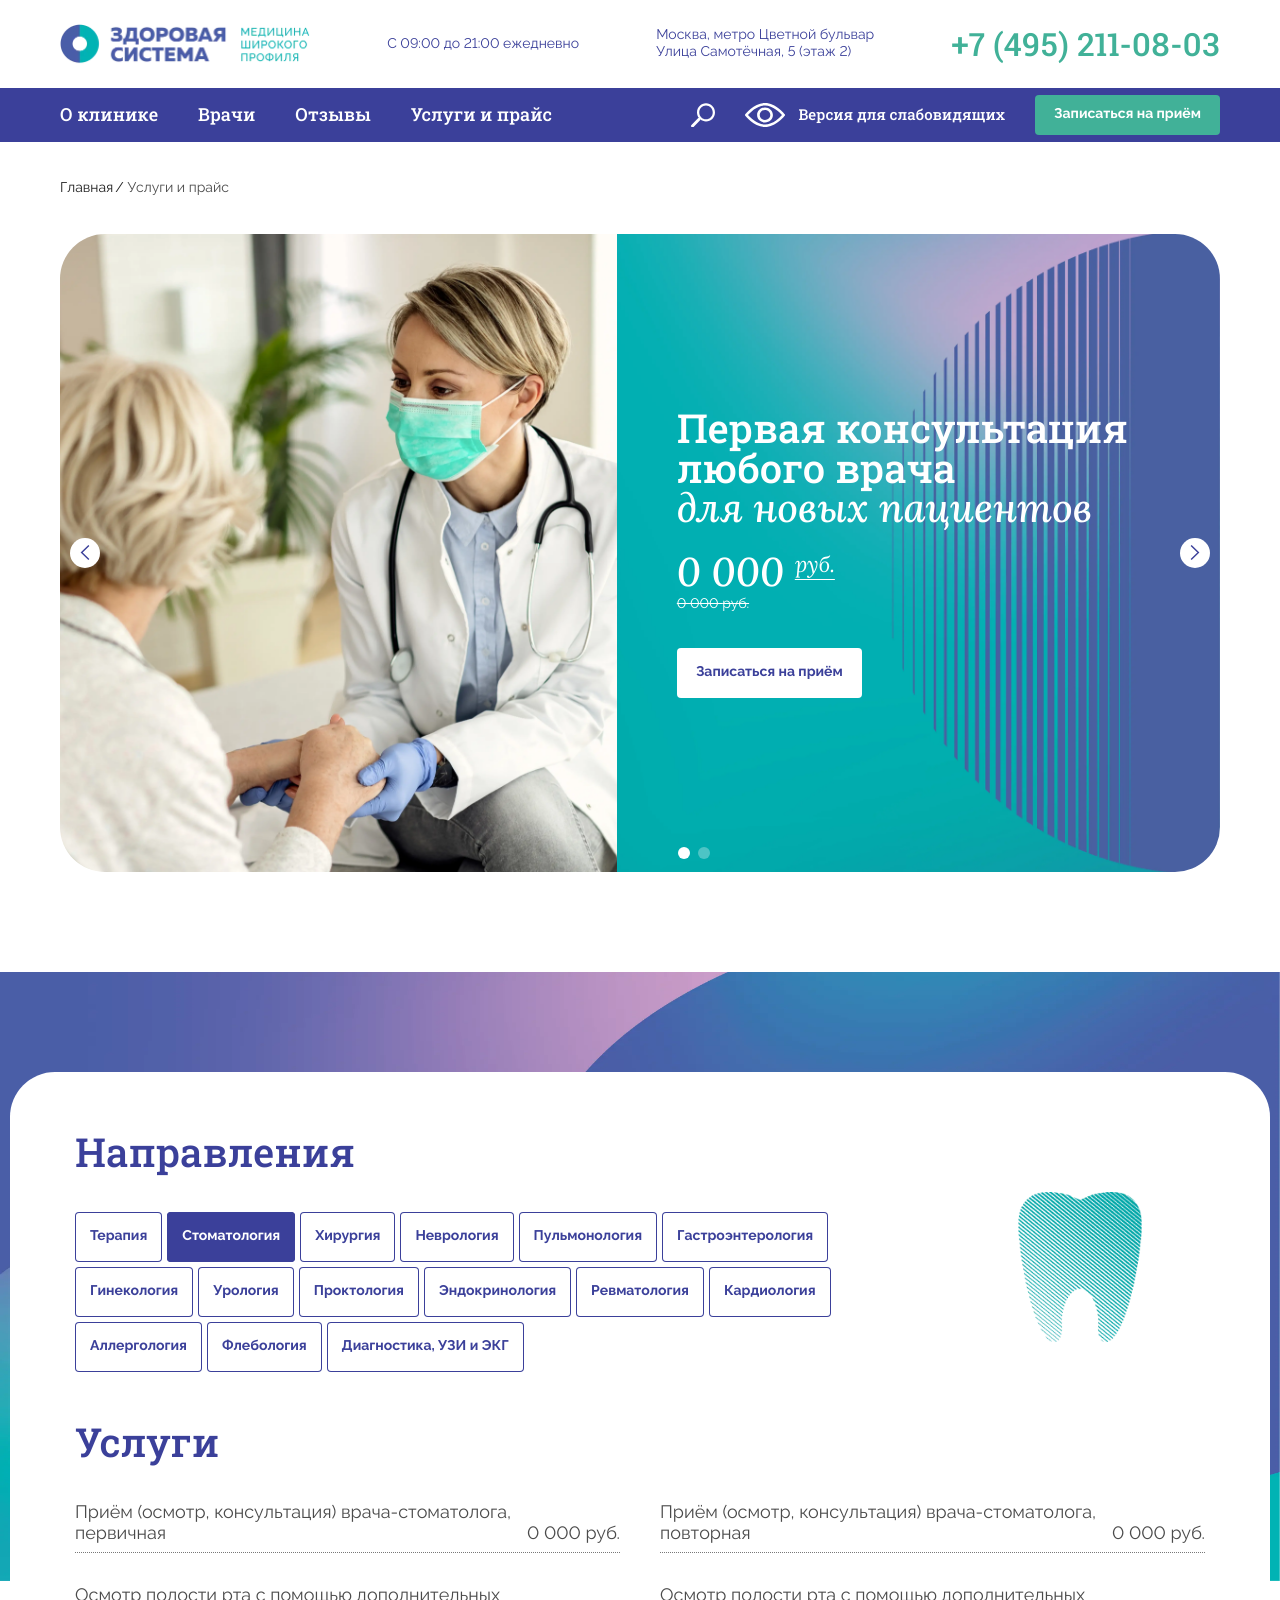
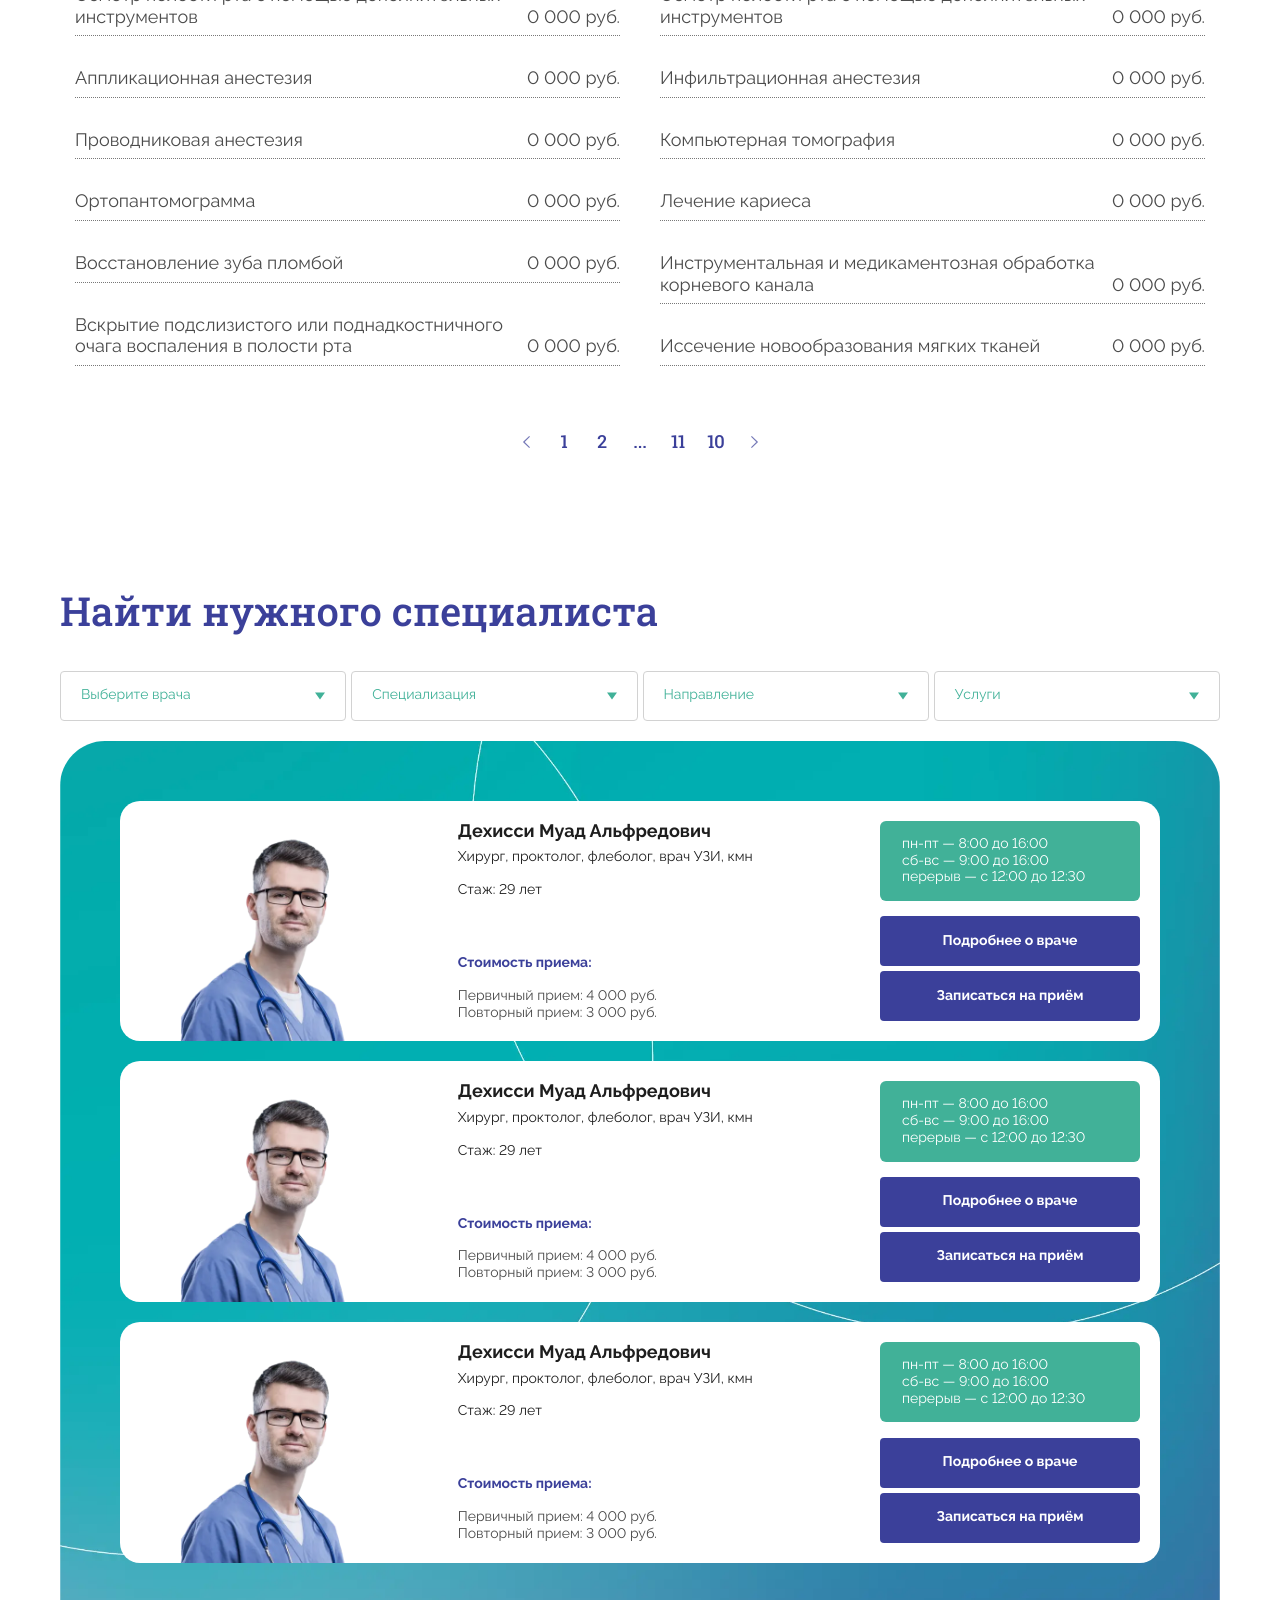
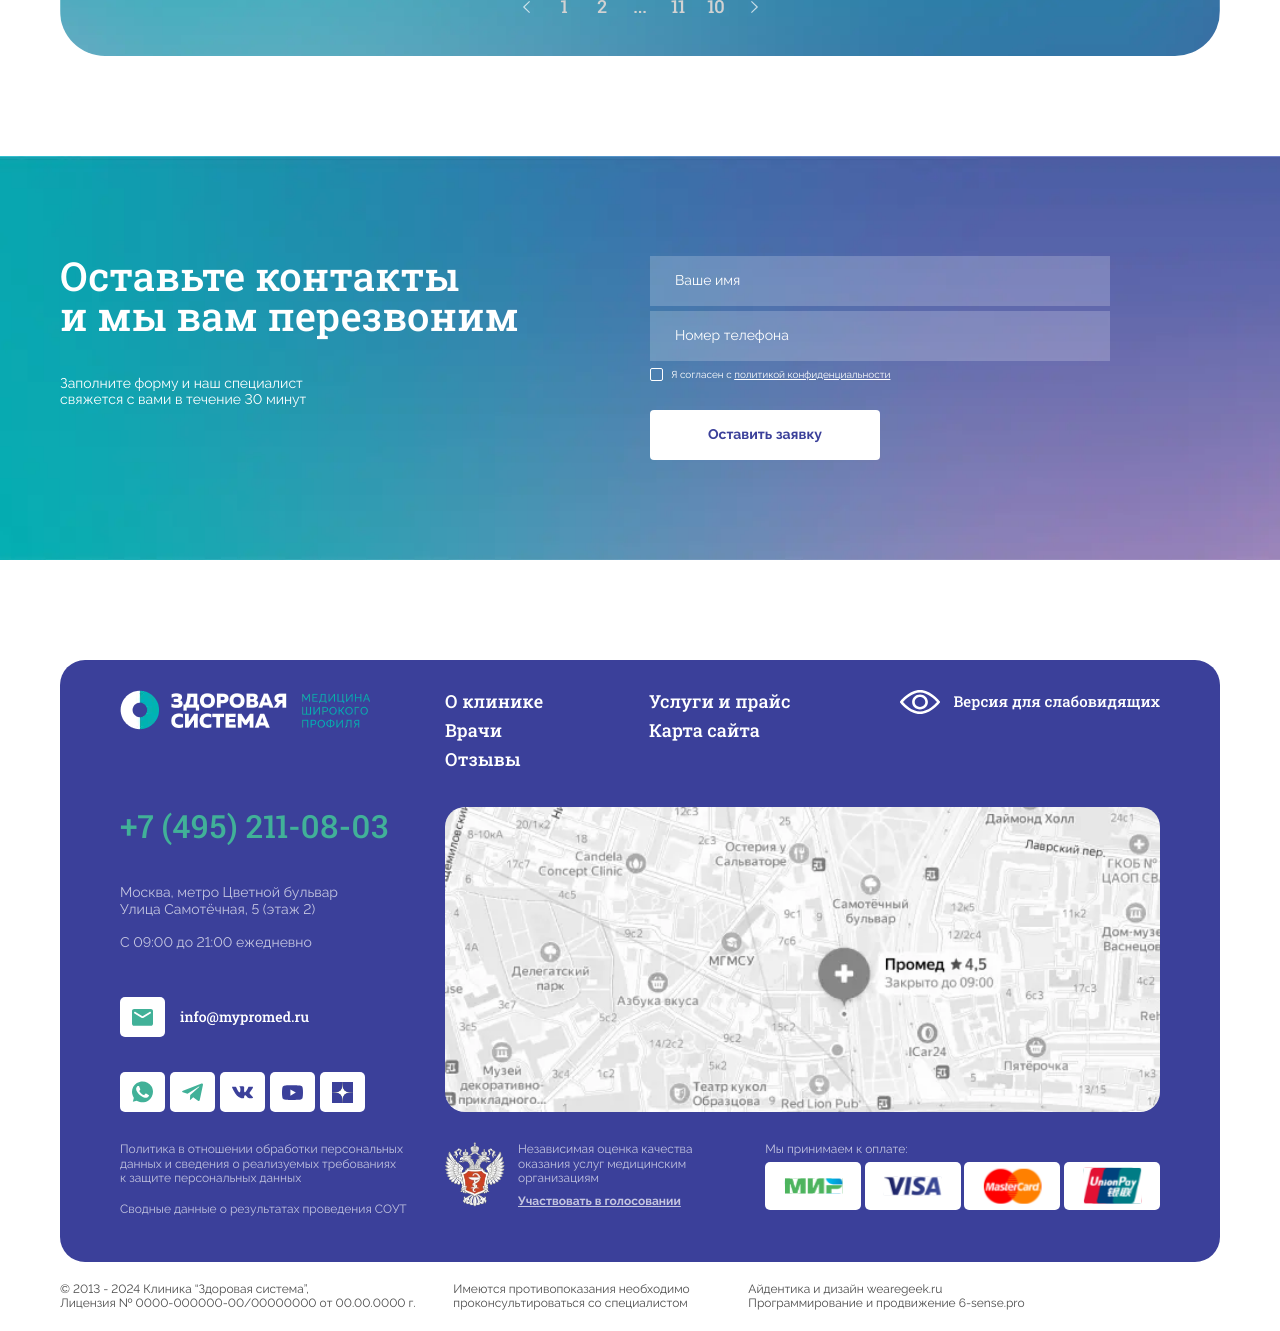
<file: price.html>
<!DOCTYPE html>
<html lang="ru">

<head>
	<meta charset="UTF-8">
	<meta http-equiv="X-UA-Compatible" content="IE=edge">
	<meta name="viewport" content="width=device-width, initial-scale=1.0">
	<meta name="color-scheme" content="only light">
	<title>Здоровая система</title>

	<link rel="stylesheet" href="css/bootstrap523.min.css" />
	<link rel="stylesheet" href="css/custom-select.css" />
	<link rel="stylesheet" href="css/style.css" />

</head>

<body>
	<div class="body-inner">

		<header class="headerMain" id="headerMain">
	<div class="wrapperDefault">
		<div class="headerMain-inner">
			<div class="headerMain-logo" >
				<span class="logo"><img src="img/logo.webp" alt=""></span>
			</div>
			<div class="headerMain-time">
				С 09:00 до 21:00 ежедневно
			</div>
			<div class="headerMain-address">
				Москва, метро Цветной бульвар <br />
				Улица Самотёчная, 5 (этаж 2)
			</div>
			<div class="headerMain-phone">
				<a href="tel:+74952110803">+7 (495) 211-08-03</a>
			</div>
			<div class="btn headerMain-blind blindVersion-link visibleFor-impaired">
				<div class="headerMain-blind-txt blindVersion-txt">
					Обычная версия
				</div>
			</div>
		</div>
	</div>
	<div class="headerMain-menuLine-intersection visibleFor-normal"></div>
	<div class="headerMain-menuLine-outer">

		<div class="headerMain-menuLine">
			<div class="wrapperDefault">
				<div class="headerMain-menuLine-inner">
					<div class="headerMain-menuMobile">
						<nav class="headerMain-menu">
							<a href="">О клинике</a>
							<a href="">Врачи</a>
							<a href="">Отзывы</a>
							<a href="">Услуги и прайс</a>
						</nav>
					</div>
					<div class="headerMain-blind blindVersion-link visibleFor-normal">
						<div class="headerMain-blind-ico blindVersion-ico impaired-skip"></div>
						<div class="headerMain-blind-txt blindVersion-txt visibleFor-normal">
							Версия для слабовидящих
						</div>
						<div class="headerMain-blind-txt blindVersion-txt visibleFor-impaired">
							Обычная версия
						</div>
					</div>
					<div class="headerMain-search">
						<button type="button" class="headerMain-search-ico impaired-skip" value="Поиск"></button>
						<button type="button" class="headerMain-search-close impaired-skip" value="Закрыть поиск"></button>
						<div class="headerMain-search-cont">
							<div class="headerMain-search-field">
								<input type="text" placeholder="Найти..." />
							</div>
							<ul class="headerMain-search-result">
								<li><a href="" class="headerMain-search-result-link">Консультация врача Константинова Константина Контстантиновича</a>
									<span class="headerMain-search-result-dir">Услуга</span>
								</li>
								<li><a href="" class="headerMain-search-result-link">Консультация врача</a>
									<span class="headerMain-search-result-dir">Врач</span>
								</li>
								<li><a href="" class="headerMain-search-result-link">Консультация врача</a>
									<span class="headerMain-search-result-dir">Врач</span>
								</li>
								<li><a href="" class="headerMain-search-result-link">Консультация врача</a>
									<span class="headerMain-search-result-dir">Врач</span>
								</li>
								<li><a href="" class="headerMain-search-result-link">Консультация врача</a>
									<span class="headerMain-search-result-dir">Врач</span>
								</li>
							</ul>
	
						</div>
					</div>				
					<button type="button" class="btn btn-green headerMain-signup"><span class="btn-txt" data-bs-toggle="modal" data-bs-target="#modal-contact">Записаться на приём</span></button>
					<button type="button" class="headerMain-burger impaired-skip" value="Мобильное меню"></button>
				</div>
			</div>
		</div>
	</div>
	<div class="headerMain-assistPnl-intersection visibleFor-impaired"></div>
	<div class="headerMain-assistPnl-outer visibleFor-impaired">
		<div class="headerMain-assistPnl">
			<div class="wrapperDefault">
				<div class="assistPnl">
					<div class="assistPnl-btnGoto">
						<button type="button" onclick="document.getElementById('headerMain').scrollIntoView({behavior:'smooth'})" type="button" class="btn btn-white btn-onWhite btn-color-black"><span class="btn-txt">К содержанию</span></button>
					</div>
					<div class="assistPnl-font">
						<div class="btn-group-title assistPnl-font-title">Шрифт</div>
						<div class="btn-group select-fontSize">
							<button type="button" class="select-fontSize-normal fs-14 active" data-size="16" data-namesize="normal" data-index="1" title="Размер шрифта нормальный">A</button>
							<button type="button" class="select-fontSize-medium fs-22" data-size="20" data-namesize="medium" data-index="2" title="Размер шрифта увеличенный">A</button>
							<button type="button" class="select-fontSize-large fs-30" data-size="24" data-namesize="large" data-index="3" title="Размер шрифта большой">A</button>
						</div>
					</div>
					<div class="assistPnl-color">				
						<div class="btn-group-title assistPnl-font-title">Цвет</div>
						<div class="btn-group select-colorScheme">
							<button type="button" class="select-color-c1 active" data-index="1" data-scheme="blackOnWhite" title="Цветовая схема №1" style="color:#000 !important">Ц</button>
							<button type="button" class="select-color-c2" data-index="2" data-scheme="whiteOnBlack" title="Цветовая схема №2" style="color:#fff !important">Ц</button>
							<button type="button" class="select-color-c3" data-index="3" data-scheme="blueOnBlue" title="Цветовая схема №3" style="color:#2E6091 !important">Ц</button>
							<button type="button" class="select-color-c4" data-index="4" data-scheme="grayOnSand" title="Цветовая схема №4" style="color:#626261 !important">Ц</button>
							<button type="button" class="select-color-c5" data-index="5" data-scheme="limeOnBrown" title="Цветовая схема №5" style="color:#9CDC4B !important">Ц</button>
						</div>
					</div>
					<div class="assistPnl-player">				
						<div class="btn-group player-mode">
							<button type="button" class="player-mode-all" title="Озвучить всё">Озвучить всё</button>
							<button type="button" class="player-mode-play" title="пуск"></button>
							<button type="button" class="player-mode-pause" title="пауза"></button>
							<button type="button" class="player-mode-stop" title="стоп"></button>
						</div>
					</div>
				</div>
			</div>
		</div>
	</div>
</header>

		<nav class="breadcrumb">
			<div class="wrapperDefault">
				<a href="/">Главная</a>
				<span> Услуги и прайс</span>
			</div>
		</nav>

		<section class="section-wrapper section-top">
			<div class="wrapperDefault">
				<div class="bannerText-swiper swiper-oneScreen swiper-container" init="false">
					<div class="swiper-wrapper">
						<div class="swiper-slide">
							<div class="bannerText">
								<div class="bannerText-photo">
									<img src="img/medic-2.webp" alt="" />
								</div>
								<div class="bannerText-content bg-5">
									<div class="getAppointment-item">
										<div class="getAppointment-item-inner">
											<div class="getAppointment-title h1">
												Первая консультация любого врача 
												<div class="subTitle-h1 c-white">для новых пациентов</div>
											</div>
											<div class="getAppointment-intro">
											</div>
											<div class="getAppointment-price flex-column align-items-start">
												<div class="getAppointment-price-curr">0 000 <span class="rub">руб.</span></div>
												<div class="getAppointment-price-old">0 000 <span class="rub">руб.</span></div>
											</div>
											<a href="" class="btn btn-white getAppointment-btn"><span class="lnk-txt">Записаться на приём</span></a>
										</div>
									</div>
								</div>
							</div>
						</div>
						<div class="swiper-slide">
							<div class="bannerText">
								<div class="bannerText-photo">
									<img src="img/medic-1.webp" alt="" />
								</div>
								<div class="bannerText-content bg-5">
									<div class="getAppointment-item">
										<div class="getAppointment-item-inner">
											<div class="getAppointment-title h1">
												Первая консультация любого врача 
												<div class="subTitle-h1 c-white">для новых пациентов</div>
											</div>
											<div class="getAppointment-intro">
											</div>
											<div class="getAppointment-price flex-column align-items-start">
												<div class="getAppointment-price-curr">0 000 <span class="rub">руб.</span></div>
												<div class="getAppointment-price-old">0 000 <span class="rub">руб.</span></div>
											</div>
											<a href="" class="btn btn-white getAppointment-btn"><span class="lnk-txt">Записаться на приём</span></a>
										</div>
									</div>
								</div>
							</div>
						</div>						
					</div>
					<div class="swiper-pagination-dots"></div>
					<div class="swiper-button-prev"></div>
					<div class="swiper-button-next"></div>
				</div>
			</div>
		</section>

		<section class="section-wrapper section-directions section-directionsPrice">
			<div class="wrapperDefault directions-wrapper">
				<div class="directions-img"><img src="img/tooth.webp" alt="Стоматология" /></div>
				<div class="h1">Направления</div>
				<nav class="directions">
					<a href="" class="directions-item btn btn-white" data-value="1"><span class="btn-txt">Терапия</span></a>
					<a href="" class="directions-item btn btn-white active" data-value="2"><span class="btn-txt">Стоматология</span></a>
					<a href="" class="directions-item btn btn-white" data-value="3"><span class="btn-txt">Хирургия</span></a>
					<a href="" class="directions-item btn btn-white" data-value="4"><span class="btn-txt">Неврология</span></a>
					<a href="" class="directions-item btn btn-white" data-value="5"><span class="btn-txt">Пульмонология</span></a>
					<a href="" class="directions-item btn btn-white" data-value="6"><span class="btn-txt">Гастроэнтерология</span></a>
					<a href="" class="directions-item btn btn-white" data-value="7"><span class="btn-txt">Гинекология</span></a>
					<a href="" class="directions-item btn btn-white" data-value="8"><span class="btn-txt">Урология</span></a>
					<a href="" class="directions-item btn btn-white" data-value="9"><span class="btn-txt">Проктология</span></a>
					<a href="" class="directions-item btn btn-white" data-value="10"><span class="btn-txt">Эндокринология</span></a>
					<a href="" class="directions-item btn btn-white" data-value="11"><span class="btn-txt">Ревматология</span></a>
					<a href="" class="directions-item btn btn-white" data-value="12"><span class="btn-txt">Кардиология</span></a>
					<a href="" class="directions-item btn btn-white" data-value="13"><span class="btn-txt">Аллергология</span></a>
					<a href="" class="directions-item btn btn-white" data-value="14"><span class="btn-txt">Флебология</span></a>
					<a href="" class="directions-item btn btn-white" data-value="15"><span class="btn-txt">Диагностика, УЗИ и ЭКГ</span></a>
				</nav>

				<div class="h1">Услуги</div>
				<ul class="priceService">
					<li class="priceService-item">
						<div class="priceService-title">Приём (осмотр, консультация) врача-стоматолога, первичная</div>
						<div class="priceService-price">0 000 руб.	</div>
					</li>
					<li class="priceService-item">
						<div class="priceService-title">Осмотр полости рта с помощью дополнительных инструментов</div>
						<div class="priceService-price">0 000 руб.	</div>
					</li>
					<li class="priceService-item">
						<div class="priceService-title">Аппликационная анестезия</div>
						<div class="priceService-price">0 000 руб.	</div>
					</li>
					<li class="priceService-item">
						<div class="priceService-title">Проводниковая анестезия</div>
						<div class="priceService-price">0 000 руб.	</div>
					</li>
					<li class="priceService-item">
						<div class="priceService-title">Ортопантомограмма</div>
						<div class="priceService-price">0 000 руб.	</div>
					</li>
					<li class="priceService-item">
						<div class="priceService-title">Восстановление зуба пломбой</div>
						<div class="priceService-price">0 000 руб.	</div>
					</li>
					<li class="priceService-item">
						<div class="priceService-title">Вскрытие подслизистого или поднадкостничного очага воспаления в полости рта</div>
						<div class="priceService-price">0 000 руб.	</div>
					</li>
					<li class="priceService-item">
						<div class="priceService-title">Приём (осмотр, консультация) врача-стоматолога, повторная</div>
						<div class="priceService-price">0 000 руб.	</div>
					</li>
					<li class="priceService-item">
						<div class="priceService-title">Осмотр полости рта с помощью дополнительных инструментов</div>
						<div class="priceService-price">0 000 руб.	</div>
					</li>
					<li class="priceService-item">
						<div class="priceService-title">Инфильтрационная анестезия</div>
						<div class="priceService-price">0 000 руб.	</div>
					</li>
					<li class="priceService-item">
						<div class="priceService-title">Компьютерная томография</div>
						<div class="priceService-price">0 000 руб.	</div>
					</li>
					<li class="priceService-item">
						<div class="priceService-title">Лечение кариеса</div>
						<div class="priceService-price">0 000 руб.	</div>
					</li>
					<li class="priceService-item">
						<div class="priceService-title">Инструментальная и медикаментозная обработка корневого канала</div>
						<div class="priceService-price">0 000 руб.	</div>
					</li>
					<li class="priceService-item">
						<div class="priceService-title">Иссечение новообразования мягких тканей</div>
						<div class="priceService-price">0 000 руб.	</div>
					</li>
				</ul>
				<div class="paging paging-blue">
					<nav>
						<a href="" class="paging-page paging-page-prev"></a>
						<a href="" class="paging-page active">1</a>
						<a href="" class="paging-page">2</a>
						<a href="" class="paging-page">...</a>
						<a href="" class="paging-page">11</a>
						<a href="" class="paging-page">10</a>
						<a href="" class="paging-page paging-page-next"></a>
					</nav>
				</div>
			</div>			
		</section>

		<section class="section-wrapper section-findmedic mt-lg-0">
			<div class="wrapperDefault filter-wrapper gutters-extend">
				<div class="h1">Найти нужного специалиста</div>

				<div class="filter">
					<div class="filter-item">
						<select class="custom-select">
							<option value="1" selected>Выберите врача</option>
							<option value="2">Арутюнянц Арсен Гамлетович</option>
							<option value="3">Бабасян Лилит Левоновна</option>
							<option value="4">Биндасова Ольга Ваноевна</option>
							<option value="5">Бобылева Виктория Николаевна</option>
							<option value="6">Буков Павел Александрович</option>
							<option value="7">Булгакова Марина Евгеньевна</option>
							<option value="8">Гилязова Алсу Вильямовна</option>
							<option value="9">Давидов Натан Рашбилович</option>
							<option value="10">Дехисси-Гольбрехт Муад Альфредович</option>
							<option value="11">Никонов Михаил Юрьевич</option>
							<option value="12">Огнева Елена Владимировна</option>
							<option value="13">Севастьянова Наталья Владимировна</option>
							<option value="14">Селиванова Анна Владимировна</option>
							<option value="15">Тардов Михаил Владимирович</option>
							<option value="16">Яковчиц Александр Олегович</option>
						</select>
					</div>
					<div class="filter-item">
						<select class="custom-select">
							<option value="1" selected>Специализация</option>							
							<option value="2">Анестезиолог</option>
							<option value="3">Кардиолог</option>
							<option value="4">Дерматолог</option>
							<option value="5">Эндокринолог</option>
							<option value="6">Семейный врач</option>
							<option value="7">Гастроэнтеролог</option>
							<option value="8">Лор (Отоларинголог)</option>
							<option value="9">Невролог</option>
							<option value="10">Ортопед</option>
							<option value="11">Остеопат</option>
							<option value="12">Патологоанатом</option>
							<option value="13">Рентгенолог</option>
							<option value="14">Хирург</option>
							<option value="15">Уролог</option>
						</select>
					</div>
					<div class="filter-item">
						<select class="custom-select">
							<option value="1" selected>Направление</option>
							<option value="2">Терапия</option>
							<option value="3">Стоматология</option>
							<option value="4">Хирургия</option>
							<option value="5">Неврология</option>
							<option value="6">Пульмонология</option>
							<option value="7">Гастроэнтерология</option>
							<option value="8">Гинекология</option>
							<option value="9">Урология</option>
							<option value="10">Проктология</option>
							<option value="11">Эндокринология</option>
							<option value="12">Ревматология</option>
							<option value="13">Кардиология</option>
							<option value="14">Аллергология</option>
							<option value="15">Флебология</option>
							<option value="16">Диагностика, УЗИ и ЭКГ</option>
						</select>
					</div>
					<div class="filter-item">
						<select class="custom-select">
							<option value="1" selected>Услуги</option>							
							<option value="2">Консультация колопроктолога первичная (консультация+пальцевое исследование+назначение лечения)</option>
							<option value="3">Консультация колопроктолога (повторная)</option>
							<option value="4">Аноскопия</option>
							<option value="5">Склерозирование одного геморроидального узла</option>
							<option value="6">Параанальная блокада</option>
							<option value="7">Вскрытие и дренирование подкожно-подслизистого парапроктита</option>
							<option value="8">Компьютерная томография</option>
							<option value="9">Вскрытие нагноившейся кисты копчика</option>
							<option value="10">Удаление инородных тел из прямой кишки</option>
							<option value="11">Иссечение остроконечных кондилом перианальной области</option>
							<option value="12">Иссечение хронической анальной трещины под местной анестезия</option>
							<option value="13">Иссечение кисты копчика лазером/ сургидроном.</option>
							<option value="14">Перевязка ран промежности</option>
							<option value="15">Консультация хирурга</option>
							<option value="16">Повторная консультация хиругия</option>
							<option value="17">Консультация флеболога первичная</option>
							<option value="18">Консультация флеболога повторная</option>
							<option value="19">Склеротерапия 1 категория</option>
							<option value="20">Склеротерапия 2 категория</option>
							<option value="21">Склеротерапия 3 категория</option>
							<option value="22">Склеротерапия под Узи контролем</option>
							<option value="23">Лазерное удаление геморройдальных узлов с прибыванием в стационаре 1–2 дня (первая категория)</option>
							<option value="24">Лазерное удаление геморройдальных узлов с прибыванием в стационаре 1–2 дня (первая категория)</option>
							<option value="25">Лазерное удаление геморройдальных узлов с прибыванием в стационаре 1–2 дня (вторая категория)</option>
							<option value="26">Лазерное удаление геморройдальных узлов с прибыванием в стационаре 1–2 дня (третья категория)</option>
							<option value="27">Лазерная абляция и иссчение трещины анального канала</option>
							<option value="28">Лазерное удаление параректального свища</option>
							<option value="29">Лазерное удаление свища прямой кишки</option>
							<option value="30">УЗИ брюшной полости</option>
							<option value="41">УЗИ малого таза</option>
							<option value="42">УЗИ почек и мочевого пузыря</option>
							<option value="43">УЗИ молочных желез</option>
							<option value="44">УЗИ щитовидной железы</option>
							<option value="45">УЗИ почек</option>
							<option value="46">УЗИ почек и надпочечников</option>
							<option value="47">УЗИ почек и надпочечников</option>
							<option value="48">УЗИ ОБП (органов брюшной области) – печень, жёлчный пузырь, поджелудочная железа, селезёнка</option>
							<option value="49">УЗДГ артерий нижних конечностей</option>
							<option value="50">УЗДГ артериовенозной фистулы (АВФ)</option>
							<option value="51">УЗДГ вен нижних конечностей</option>
							<option value="52">УЗДГ внутрипочечных артерий</option>
							<option value="53">УЗДГ магистральных сосудов шеи (МАГ,БЦА)</option>
							<option value="54">УЗИ лимфоузлов (одна зона)</option>
							<option value="55">УЗИ забрюшинных лимфоузлов</option>
							<option value="56">УЗИ передней брюшной стенки</option>
							<option value="57">УЗИ сосудов брюшной полости</option>
							<option value="58">УЗИ шейной части пищевода</option>
							<option value="59">УЗИ надпочечников</option>
							<option value="60">УЗИ спинномозгового канала</option>
							<option value="61">Ангиосканирование орбиты (2 глаза)</option>
							<option value="62">УЗИ лёгких (по показаниям, согласовать с врачом УЗД)</option>
							<option value="63">УЗИ плевральной полости</option>
							<option value="64">УЗИ вилочковой железы</option>
							<option value="65">Определение сердцебиения у плода</option>
							<option value="66">УЗИ пахового канала</option>
							<option value="67">УЗИ брюшной полости (печень, жёлчный пузырь, поджелудочная железа, селезёнка) и забрюшинного пространства</option>
							<option value="68">УЗИ брюшной аорты</option>
							<option value="69">УЗДГ вен верхних конечностей</option>
							<option value="70">УЗДГ артерий верхних конечностей</option>
							<option value="71">УЗДГ подвздошных сосудов</option>
						</select>
					</div>
				</div>
			</div>
			<div class="wrapperDefault filterResult-wrapper">
				<div class="filterResult">
					<div class="filterResult-item">
						<div class="filterResult-item-img">
							<picture>
								<source media="(min-width:768px)" srcset="img/temp-medic-1.webp 1x">
								<img src="img/temp-medic-2.webp" alt="">
							</picture>
						</div>
						<div class="filterResult-item-details">
							<div class="filterResult-item-details-header">
								<div class="filterResult-item-title">Дехисси Муад Альфредович</div>
								<p>Хирург, проктолог, флеболог, врач УЗИ, кмн</p>
								<p>Стаж: 29 лет</p>
							</div>
							<div class="filterResult-item-details-footer">
								<p class="fw-700 c-blue">Стоимость приема:</p>
								<div>Первичный прием: 4 000 руб.</div>
								<div>Повторный прием: 3 000 руб.</div>
							</div>
						</div>
						<div class="filterResult-item-schedule">
							<div><time>пн-пт&nbsp;&mdash; 8:00 до&nbsp;16:00</time></div>
							<div><time>сб-вс&nbsp;&mdash; 9:00 до&nbsp;16:00</time></div>
							<div>перерыв&nbsp;&mdash; <time>с&nbsp;12:00 до&nbsp;12:30</time></div>
						</div>
						<div class="filterResult-item-btns">
							<a href="" class="btn btn-blue w-100"><span class="btn-txt">Подробнее о враче</span></a>
							<button class="btn btn-blue w-100" type="button"><span class="btn-txt">Записаться на приём</span></button>
						</div>
					</div>
					<div class="filterResult-item d-none d-md-grid">
						<div class="filterResult-item-img">
							<picture>
								<source media="(min-width:768px)" srcset="img/temp-medic-1.webp 1x">
								<img src="img/temp-medic-2.webp" alt="">
							</picture>
						</div>
						<div class="filterResult-item-details">
							<div class="filterResult-item-details-header">
								<div class="filterResult-item-title">Дехисси Муад Альфредович</div>
								<p>Хирург, проктолог, флеболог, врач УЗИ, кмн</p>
								<p>Стаж: 29 лет</p>
							</div>
							<div class="filterResult-item-details-footer">
								<p class="fw-700 c-blue">Стоимость приема:</p>
								<div>Первичный прием: 4 000 руб.</div>
								<div>Повторный прием: 3 000 руб.</div>
							</div>
						</div>
						<div class="filterResult-item-schedule">
							<div><time>пн-пт&nbsp;&mdash; 8:00 до&nbsp;16:00</time></div>
							<div><time>сб-вс&nbsp;&mdash; 9:00 до&nbsp;16:00</time></div>
							<div>перерыв&nbsp;&mdash; <time>с&nbsp;12:00 до&nbsp;12:30</time></div>
						</div>
						<div class="filterResult-item-btns">
							<a href="" class="btn btn-blue w-100"><span class="btn-txt">Подробнее о враче</span></a>
							<button class="btn btn-blue w-100" type="button"><span class="btn-txt">Записаться на приём</span></button>
						</div>
					</div>
					<div class="filterResult-item d-none d-md-grid">
						<div class="filterResult-item-img">
							<picture>
								<source media="(min-width:768px)" srcset="img/temp-medic-1.webp 1x">
								<img src="img/temp-medic-2.webp" alt="">
							</picture>
						</div>
						<div class="filterResult-item-details">
							<div class="filterResult-item-details-header">
								<div class="filterResult-item-title">Дехисси Муад Альфредович</div>
								<p>Хирург, проктолог, флеболог, врач УЗИ, кмн</p>
								<p>Стаж: 29 лет</p>
							</div>
							<div class="filterResult-item-details-footer">
								<p class="fw-700 c-blue">Стоимость приема:</p>
								<div>Первичный прием: 4 000 руб.</div>
								<div>Повторный прием: 3 000 руб.</div>
							</div>
						</div>
						<div class="filterResult-item-schedule">
							<div><time>пн-пт&nbsp;&mdash; 8:00 до&nbsp;16:00</time></div>
							<div><time>сб-вс&nbsp;&mdash; 9:00 до&nbsp;16:00</time></div>
							<div>перерыв&nbsp;&mdash; <time>с&nbsp;12:00 до&nbsp;12:30</time></div>
						</div>
						<div class="filterResult-item-btns">
							<a href="" class="btn btn-blue w-100"><span class="btn-txt">Подробнее о враче</span></a>
							<button class="btn btn-blue w-100" type="button"><span class="btn-txt">Записаться на приём</span></button>
						</div>
					</div>
				</div>
				<div class="paging">
					<nav>
						<a href="" class="paging-page paging-page-prev"></a>
						<a href="" class="paging-page active">1</a>
						<a href="" class="paging-page">2</a>
						<a href="" class="paging-page">...</a>
						<a href="" class="paging-page">11</a>
						<a href="" class="paging-page">10</a>
						<a href="" class="paging-page paging-page-next"></a>
					</nav>
				</div>
			</div>
			<!-- =============== -->
			<!-- Ничего не найдено -->
			<!--				
				<div class="wrapperDefault filterResult-wrapper">
					<div class="filterResult filterResult-notfound">
						Ничего не найдено
					</div>
				</div>
			 -->
			 <!-- /Ничего не найдено -->
			 <!-- =============== -->
		</section>

		<section class="section-wrapper bg-7 paddsY">
			<div class="wrapperDefault gutters-extend">
				<div class="row">
					<div class="col-12 col-lg-6">
						<div class="h1 c-white">
							Оставьте контакты и&nbsp;мы&nbsp;вам перезвоним
						</div>
						<p class="p c-white col-lg-6 mb-3">
							Заполните форму и&nbsp;наш специалист свяжется с&nbsp;вами в&nbsp;течение 30&nbsp;минут
						</p>
					</div>
					<div class="col-12 col-lg-6">
						<form class="form form-style2">
							<div class="form-item">
								<div class="form-item-inputContainer">
									<input class="form-item-input" type="text" placeholder=" ">
									<div class="form-item-placeholder">Ваше имя</div>
								</div>
							</div>
							<div class="form-item">
								<div class="form-item-inputContainer">
									<input class="form-item-input" type="text" placeholder=" ">
									<div class="form-item-placeholder">Номер телефона</div>
								</div>
							</div>
							<div class="form-item">							
								<div class="form-item-boxContainer">
									<input id="conf" type="checkbox" value="1" name="" class="form-item-inputCheckbox">
									<span class="checkbox"></span>
									<label for="conf" class="checkbox-content">
										<span class="checkbox-txt fs-10 c-white">
											Я согласен с <a href="" class="c-white uline">политикой конфиденциальности</a>
										</span>
									</label>
								</div>	
							</div>
							<button type="button" class="btn btn-white btn-submit"><span class="btn-txt">Оставить заявку</span></button>
						</form>
					</div>
				</div>
			</div>
		</section>

		<footer class="footerMain">
	<div class="wrapperDefault">
		<div class="footerMain-inner">
			<div class="footerMain-logo">
				<img src="img/logo-footer.webp" alt="" width="250" />
			</div>
			<div class="footerMain-menu">
				<nav>
					<a href="">О клинике</a>
					<a href="">Врачи</a>
					<a href="">Отзывы</a>
					<a href="">Услуги и прайс</a>
					<a href="">Карта сайта</a>
				</nav>
			</div>
			<div class="footerMain-blind blindVersion-link">
				<div class="footerMain-blind-ico blindVersion-ico impaired-skip"></div>
				<div class="headerMain-blind-txt blindVersion-txt visibleFor-normal">
					Версия для слабовидящих
				</div>
				<div class="headerMain-blind-txt blindVersion-txt visibleFor-impaired">
					Обычная версия
				</div>
			</div>
			<div class="footerMain-phone">
				<a href="tel:+74952110803">+7 (495) 211-08-03</a>
			</div>
			<div class="footerMain-address">
				<p>
					Москва, метро Цветной бульвар <br />
					Улица Самотёчная, 5&nbsp;(этаж&nbsp;2)
				</p>
				<p>С&nbsp;09:00 до&nbsp;21:00 ежедневно</p>
			</div>
			<div class="footerMain-socials visibleFor-impaired">
				<div class="footerMain-socials-inner">
					<p><b>E-mail:</b> <a href="mailto:info@mypromed.ru">info@mypromed.ru</a></p>
					<p><b>Телефон:</b> <a href="tel:+74952110803">+7 (495) 211-08-03</a></p>
					<p><b>Социальные сети:</b> <a href="">ВКонтакте</a>, <a href="">YouTube</a>, <a href="">Дзен</a></p>
					<p><b>Мессенджеры:</b> WhatsApp, Telegram</p>
				</div>
			</div>
			<div class="footerMain-socials visibleFor-normal">
				<a href="mailto:info@mypromed.ru" class="footerMain-socials-item email">
					<div class="footerMain-socials-item-img">
						<img src="img/email.svg" alt="">
					</div>
					<div class="footerMain-socials-item-txt">info@mypromed.ru</div>
				</a>
				<a href="" class="footerMain-socials-item wt">
					<div class="footerMain-socials-item-img">
						<img src="img/wt.svg" alt="">
					</div>
				</a>
				<a href="" class="footerMain-socials-item tg">
					<div class="footerMain-socials-item-img">
						<img src="img/tg.svg" alt="">
					</div>
				</a>
				<a href="" class="footerMain-socials-item vk">
					<div class="footerMain-socials-item-img">
						<img src="img/vk.svg" alt="">
					</div>
				</a>
				<a href="" class="footerMain-socials-item yt">
					<div class="footerMain-socials-item-img">
						<img src="img/yt.svg" alt="">
					</div>
				</a>
				<a href="" class="footerMain-socials-item yd">
					<div class="footerMain-socials-item-img">
						<img src="img/yd.svg" alt="">
					</div>
				</a>
			</div>
			<div class="footerMain-map">
				<img src="img/temp_map.webp" alt="" />
				<a href="" class="btn btn-white w-100 mt-2 d-lg-none"><span class="btn-txt">Смотреть на Яндекс.Картах</span></a>
			</div>
			<div class="footerMain-confident">
				<p><a href="">Политика в&nbsp;отношении обработки персональных данных и&nbsp;сведения о&nbsp;реализуемых требованиях к&nbsp;защите персональных данных</a></p>
				<p><a href="">Сводные данные о&nbsp;результатах проведения СОУТ</a></p>
			</div>
			<div class="footerMain-gerb">
				<img src="img/gerb.webp" alt="">
				<p>Независимая оценка качества оказания услуг медицинским организациям
					<a href="">Участвовать в голосовании</a></p>
			</div>
			<div class="footerMain-pays">
				<div class="footerMain-pays-inner">
					<div class="footerMain-pays-title"><b>Мы принимаем к оплате: </b>
						<span class="footerMain-pays-cards visibleFor-impaired">
							<span>МИР,</span>
							<span>Visa,</span>
							<span>MasterCard,</span>
							<span>UnionPay</span>
						</span>
					</div>
					<div class="footerMain-pays-item mir">
						<img src="img/card-mir.svg" alt="">
					</div>
					<div class="footerMain-pays-item visa">
						<img src="img/card-visa.svg" alt="">
					</div>
					<div class="footerMain-pays-item mc">
						<img src="img/card-mc.svg" alt="">
					</div>
					<div class="footerMain-pays-item up">
						<img src="img/card-up.svg" alt="">
					</div>
				</div>	
			</div>
		</div>
	</div>
	<div class="footerMain-bottom">
		<div class="wrapperDefault">
			<div class="row">
				<div class="col-12 col-lg-4">
					© 2013 - 2024 Клиника “Здоровая система”,  <br />
					Лицензия № 0000-000000-00/00000000 от 00.00.0000 г.
				</div>
				<div class="col-12 col-lg-3">
					Имеются противопоказания необходимо проконсультироваться со специалистом
				</div>
				<div class="col-12 col-lg-4">
					Айдентика и дизайн wearegeek.ru  <br />
					Программирование и продвижение 6-sense.pro
				</div>
			</div>
		</div>
	</div>
</footer>

<!-- popup Вакансия -->
<div class="modal modal-vacancy fade" tabindex="-1" id="modal-vacancy">
	<div class="modal-dialog">
		<div class="modal-content">
			<div class="modal-header">
				<div class="modal-title h1">Оставьте контакты и&nbsp;мы&nbsp;вам перезвоним</div>
				<button type="button" class="btn-close" data-bs-dismiss="modal" aria-label="Закрыть"></button>
			</div>
			<div class="modal-body">
				<p>Заполните форму и наш специалист свяжется с вами в течение 30 минут</p>
				<form class="form form-popup">
					<div class="form-item">
						<div class="form-item-inputContainer">
							<input class="form-item-input" type="text" placeholder=" ">
							<div class="form-item-placeholder">Ваше имя</div>
						</div>
					</div>
					<div class="form-item">
						<div class="form-item-inputContainer">
							<input class="form-item-input" type="text" placeholder=" ">
							<div class="form-item-placeholder">Номер телефона</div>
						</div>
					</div>
					<div class="form-item">
						<div class="form-item-inputContainer">
							<textarea class="form-item-input" placeholder=" "></textarea>
							<div class="form-item-placeholder">Сопроводительное письмо</div>
						</div>
					</div>
					<div class="form-item form-item-attach mt-2 mb-5">
						<label class="form-item-label" for="attachFileInput">Прикрепить резюме</label>	
						<div class="form-item-input-wrap">
							<input id="attachFileInput" class="form-item-input" type="file" accept=".doc,.docx, .pdf" onchange="attachFile.get(this, 5)">
						</div>
						<div class="form-item-attach-error"></div>
					</div>	
					<div class="form-item">							
						<div class="form-item-boxContainer">
							<input id="vacancyCheck" type="checkbox" value="1" name="" class="form-item-inputCheckbox">
							<span class="checkbox"></span>
							<label for="vacancyCheck" class="checkbox-content">
								<span class="checkbox-txt fs-10 c-white">
									Я согласен с <a href="" class="c-white uline">политикой конфиденциальности</a>
								</span>
							</label>
						</div>	
					</div>
					<button type="button" class="btn btn-white btn-submit mt-2"><span class="btn-txt">Отправить заявку</span></button>
				</form>
			</div>			
		</div>
	</div>
</div>

<!-- popup Контакт -->
<div class="modal modal-contact fade" tabindex="-1" id="modal-contact">
	<div class="modal-dialog">
		<div class="modal-content">
			<div class="modal-header">
				<div class="modal-title h1">Оставьте контакты и&nbsp;мы&nbsp;вам перезвоним</div>
				<button type="button" class="btn-close" data-bs-dismiss="modal" aria-label="Закрыть"></button>
			</div>
			<div class="modal-body">
				<p>Заполните форму и наш специалист свяжется с вами в течение 30 минут</p>
				<form class="form form-popup">
					<div class="form-item">
						<div class="form-item-inputContainer">
							<input class="form-item-input" type="text" placeholder=" ">
							<div class="form-item-placeholder">Ваше имя</div>
						</div>
					</div>
					<div class="form-item">
						<div class="form-item-inputContainer">
							<input class="form-item-input" type="text" placeholder=" ">
							<div class="form-item-placeholder">Номер телефона</div>
						</div>
					</div>										
					<div class="form-item">							
						<div class="form-item-boxContainer">
							<input id="contactCheck" type="checkbox" value="1" name="" class="form-item-inputCheckbox">
							<span class="checkbox"></span>
							<label for="contactCheck" class="checkbox-content">
								<span class="checkbox-txt fs-10 c-white">
									Я согласен с <a href="" class="c-white uline">политикой конфиденциальности</a>
								</span>
							</label>
						</div>	
					</div>
					<button type="button" class="btn btn-white btn-submit mt-2"><span class="btn-txt">Отправить заявку</span></button>
				</form>
			</div>			
		</div>
	</div>
</div>

<!-- всплывающая подсказка -->
<div class="modal modal-tooltip fade" tabindex="-1" id="modal-tooltip">
	<div class="modal-dialog">
		<div class="modal-content">
			<div class="modal-header">
				<button type="button" class="btn-close" data-bs-dismiss="modal" aria-label="Закрыть"></button>
			</div>
			<div class="modal-body">
				<!-- tooptip content here  -->
				<!-- content is added from common.js -->
			</div>			
		</div>
	</div>
</div>

<script defer src="js/bootstrap.min.js"></script>
<script defer type="text/javascript" src="js/custom-select.min.js"></script>
<link rel="stylesheet" href="css/swiper.min.css" />
<script defer type="text/javascript" src="js/swiper.min.js"></script>

<script defer type="text/javascript" src="js/common.js"></script>
	</div>

</body>

</html>
</file>
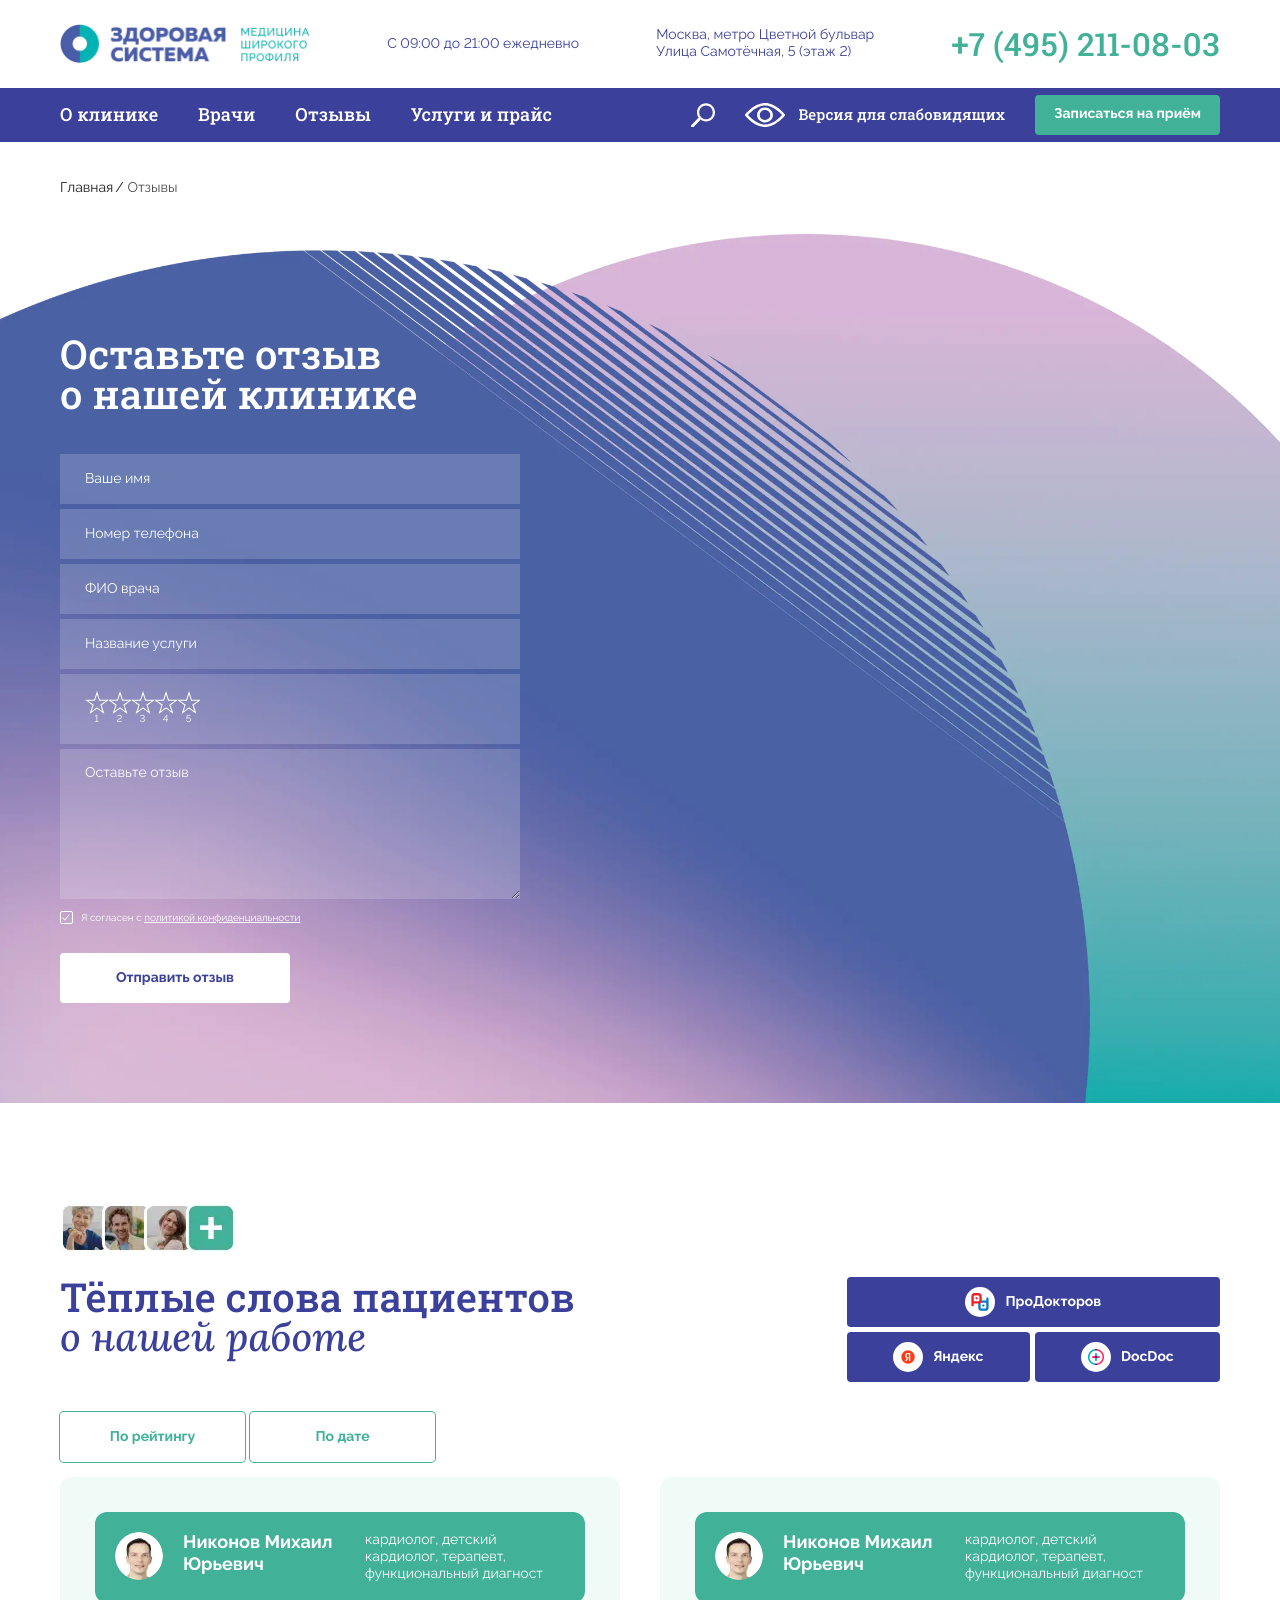
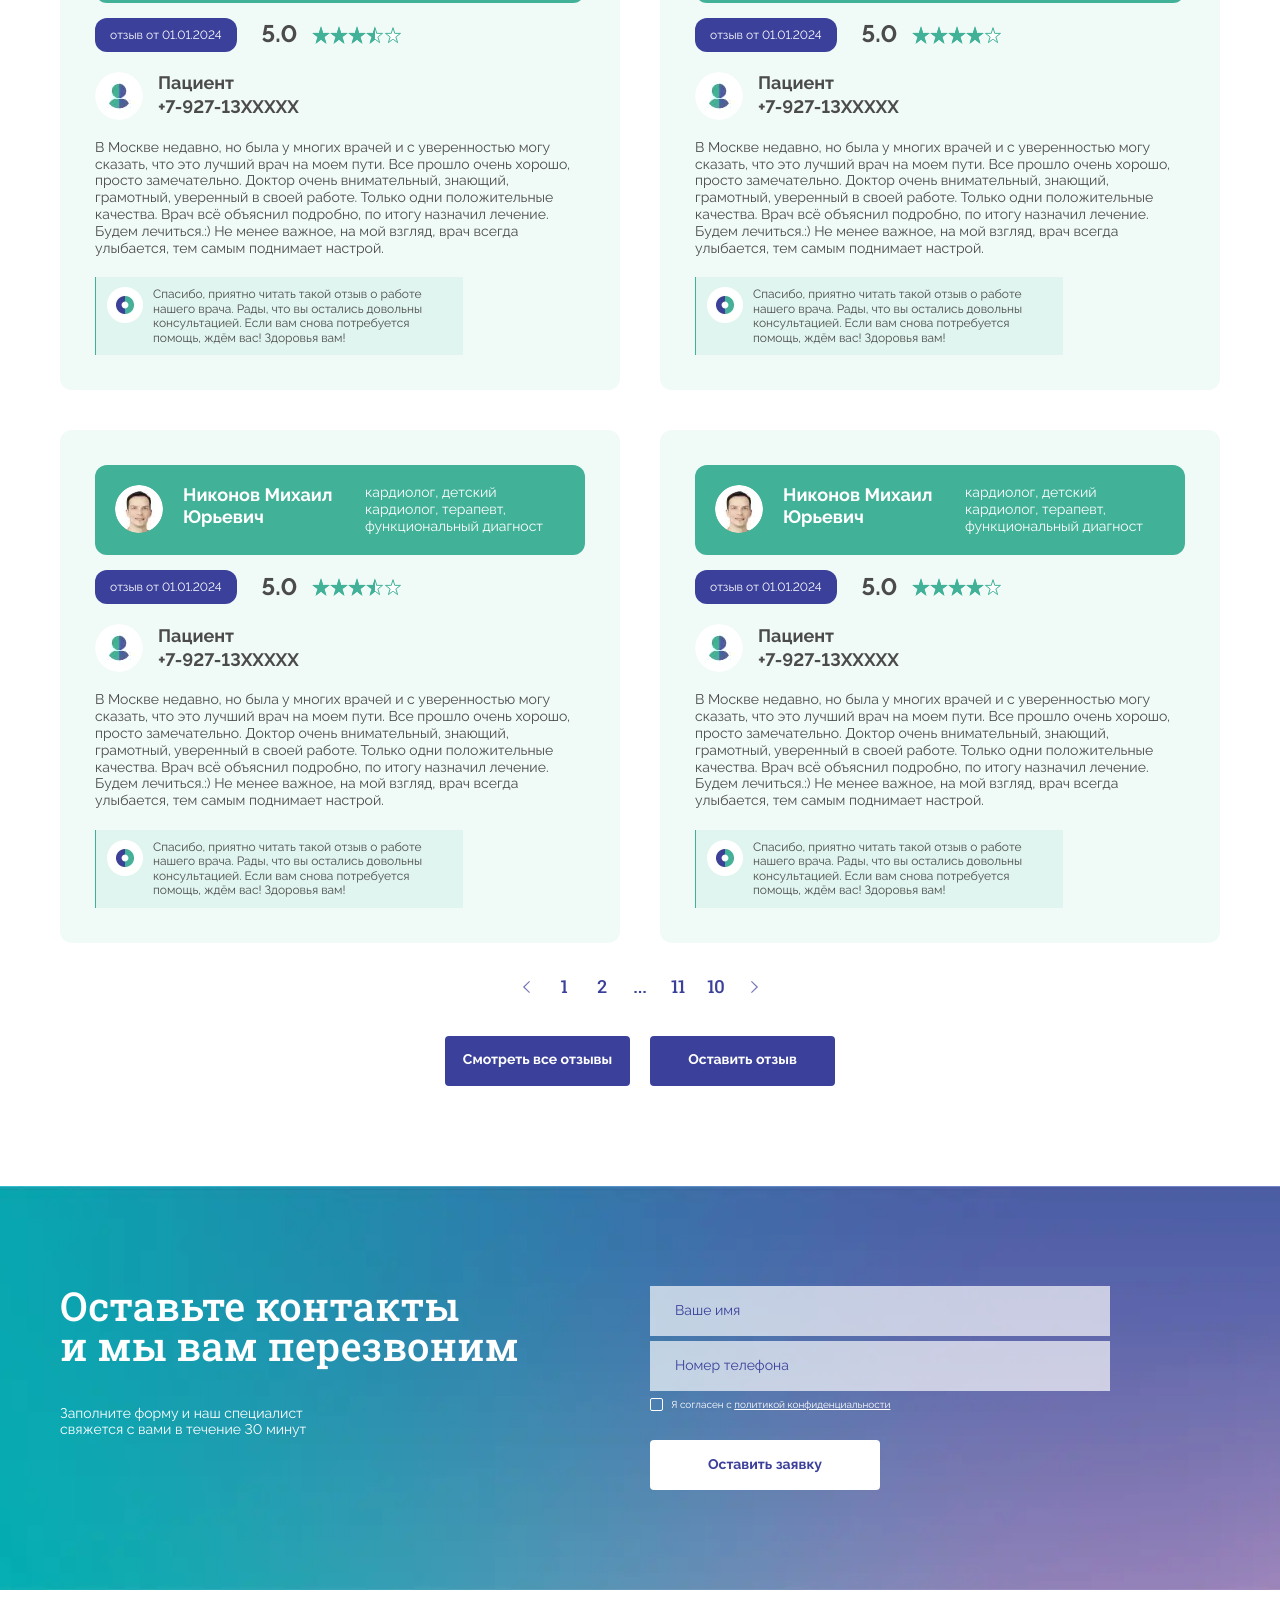
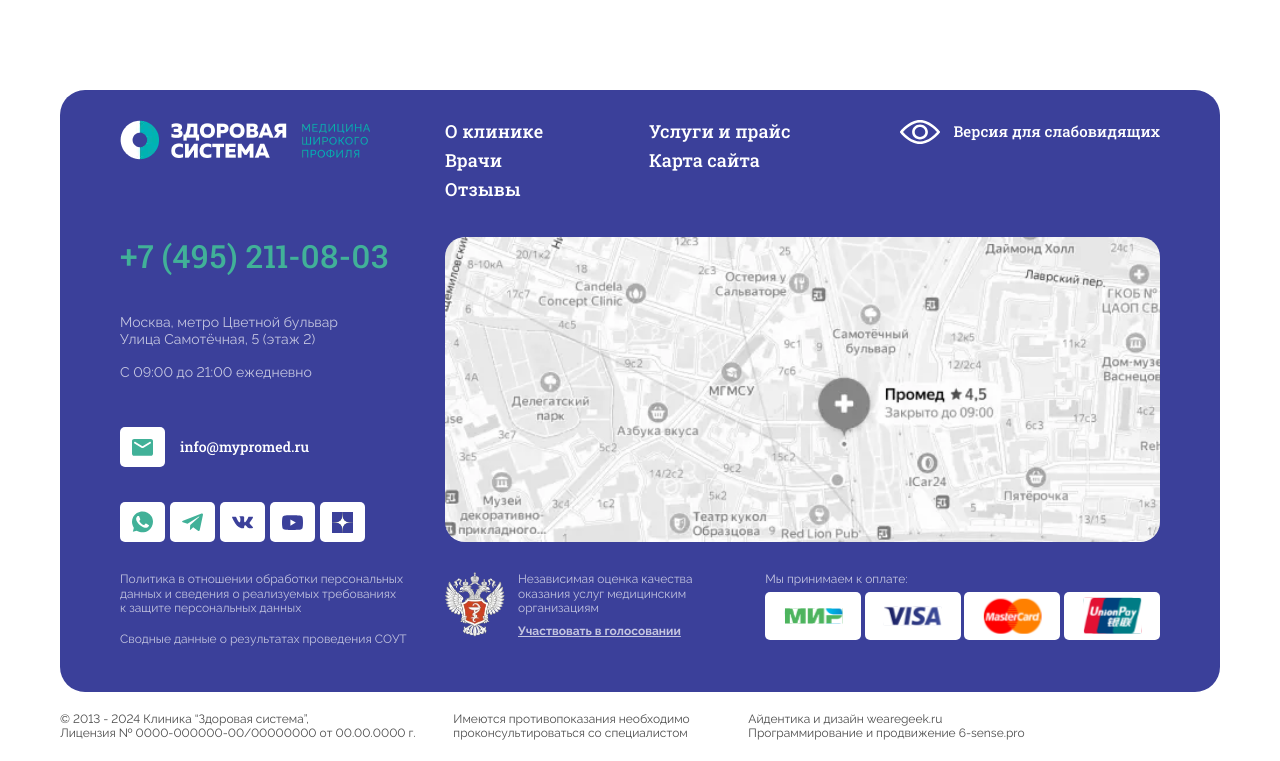
<file: reviews.html>
<!DOCTYPE html>
<html lang="ru">

<head>
	<meta charset="UTF-8">
	<meta http-equiv="X-UA-Compatible" content="IE=edge">
	<meta name="viewport" content="width=device-width, initial-scale=1.0">
	<meta name="color-scheme" content="only light">
	<title>Здоровая система</title>

	<link rel="stylesheet" href="css/bootstrap523.min.css" />
	<link rel="stylesheet" href="css/custom-select.css" />
	<link rel="stylesheet" href="css/style.css" />

</head>

<body>
	<div class="body-inner">

		<header class="headerMain" id="headerMain">
	<div class="wrapperDefault">
		<div class="headerMain-inner">
			<div class="headerMain-logo" >
				<span class="logo"><img src="img/logo.webp" alt=""></span>
			</div>
			<div class="headerMain-time">
				С 09:00 до 21:00 ежедневно
			</div>
			<div class="headerMain-address">
				Москва, метро Цветной бульвар <br />
				Улица Самотёчная, 5 (этаж 2)
			</div>
			<div class="headerMain-phone">
				<a href="tel:+74952110803">+7 (495) 211-08-03</a>
			</div>
			<div class="btn headerMain-blind blindVersion-link visibleFor-impaired">
				<div class="headerMain-blind-txt blindVersion-txt">
					Обычная версия
				</div>
			</div>
		</div>
	</div>
	<div class="headerMain-menuLine-intersection visibleFor-normal"></div>
	<div class="headerMain-menuLine-outer">

		<div class="headerMain-menuLine">
			<div class="wrapperDefault">
				<div class="headerMain-menuLine-inner">
					<div class="headerMain-menuMobile">
						<nav class="headerMain-menu">
							<a href="">О клинике</a>
							<a href="">Врачи</a>
							<a href="">Отзывы</a>
							<a href="">Услуги и прайс</a>
						</nav>
					</div>
					<div class="headerMain-blind blindVersion-link visibleFor-normal">
						<div class="headerMain-blind-ico blindVersion-ico impaired-skip"></div>
						<div class="headerMain-blind-txt blindVersion-txt visibleFor-normal">
							Версия для слабовидящих
						</div>
						<div class="headerMain-blind-txt blindVersion-txt visibleFor-impaired">
							Обычная версия
						</div>
					</div>
					<div class="headerMain-search">
						<button type="button" class="headerMain-search-ico impaired-skip" value="Поиск"></button>
						<button type="button" class="headerMain-search-close impaired-skip" value="Закрыть поиск"></button>
						<div class="headerMain-search-cont">
							<div class="headerMain-search-field">
								<input type="text" placeholder="Найти..." />
							</div>
							<ul class="headerMain-search-result">
								<li><a href="" class="headerMain-search-result-link">Консультация врача Константинова Константина Контстантиновича</a>
									<span class="headerMain-search-result-dir">Услуга</span>
								</li>
								<li><a href="" class="headerMain-search-result-link">Консультация врача</a>
									<span class="headerMain-search-result-dir">Врач</span>
								</li>
								<li><a href="" class="headerMain-search-result-link">Консультация врача</a>
									<span class="headerMain-search-result-dir">Врач</span>
								</li>
								<li><a href="" class="headerMain-search-result-link">Консультация врача</a>
									<span class="headerMain-search-result-dir">Врач</span>
								</li>
								<li><a href="" class="headerMain-search-result-link">Консультация врача</a>
									<span class="headerMain-search-result-dir">Врач</span>
								</li>
							</ul>
	
						</div>
					</div>				
					<button type="button" class="btn btn-green headerMain-signup"><span class="btn-txt" data-bs-toggle="modal" data-bs-target="#modal-contact">Записаться на приём</span></button>
					<button type="button" class="headerMain-burger impaired-skip" value="Мобильное меню"></button>
				</div>
			</div>
		</div>
	</div>
	<div class="headerMain-assistPnl-intersection visibleFor-impaired"></div>
	<div class="headerMain-assistPnl-outer visibleFor-impaired">
		<div class="headerMain-assistPnl">
			<div class="wrapperDefault">
				<div class="assistPnl">
					<div class="assistPnl-btnGoto">
						<button type="button" onclick="document.getElementById('headerMain').scrollIntoView({behavior:'smooth'})" type="button" class="btn btn-white btn-onWhite btn-color-black"><span class="btn-txt">К содержанию</span></button>
					</div>
					<div class="assistPnl-font">
						<div class="btn-group-title assistPnl-font-title">Шрифт</div>
						<div class="btn-group select-fontSize">
							<button type="button" class="select-fontSize-normal fs-14 active" data-size="16" data-namesize="normal" data-index="1" title="Размер шрифта нормальный">A</button>
							<button type="button" class="select-fontSize-medium fs-22" data-size="20" data-namesize="medium" data-index="2" title="Размер шрифта увеличенный">A</button>
							<button type="button" class="select-fontSize-large fs-30" data-size="24" data-namesize="large" data-index="3" title="Размер шрифта большой">A</button>
						</div>
					</div>
					<div class="assistPnl-color">				
						<div class="btn-group-title assistPnl-font-title">Цвет</div>
						<div class="btn-group select-colorScheme">
							<button type="button" class="select-color-c1 active" data-index="1" data-scheme="blackOnWhite" title="Цветовая схема №1" style="color:#000 !important">Ц</button>
							<button type="button" class="select-color-c2" data-index="2" data-scheme="whiteOnBlack" title="Цветовая схема №2" style="color:#fff !important">Ц</button>
							<button type="button" class="select-color-c3" data-index="3" data-scheme="blueOnBlue" title="Цветовая схема №3" style="color:#2E6091 !important">Ц</button>
							<button type="button" class="select-color-c4" data-index="4" data-scheme="grayOnSand" title="Цветовая схема №4" style="color:#626261 !important">Ц</button>
							<button type="button" class="select-color-c5" data-index="5" data-scheme="limeOnBrown" title="Цветовая схема №5" style="color:#9CDC4B !important">Ц</button>
						</div>
					</div>
					<div class="assistPnl-player">				
						<div class="btn-group player-mode">
							<button type="button" class="player-mode-all" title="Озвучить всё">Озвучить всё</button>
							<button type="button" class="player-mode-play" title="пуск"></button>
							<button type="button" class="player-mode-pause" title="пауза"></button>
							<button type="button" class="player-mode-stop" title="стоп"></button>
						</div>
					</div>
				</div>
			</div>
		</div>
	</div>
</header>

		<nav class="breadcrumb">
			<div class="wrapperDefault">
				<a href="/">Главная</a>
				<span>Отзывы</span>
			</div>
		</nav>

		<section class="section-wrapper section-top section-reviewsForm bg-11">
			<div class="wrapperDefault paddsY gutters-extend">
				<div class="row reviewsForm">
					<div class="col-12 col-md-8 col-lg-5">
						<div class="h1 c-white">Оставьте отзыв о&nbsp;нашей клинике</div>
						<form class="form form-writeReview">
							<div class="form-item">
								<div class="form-item-inputContainer">
									<input class="form-item-input" type="text" placeholder=" ">
									<div class="form-item-placeholder">Ваше имя</div>
								</div>
							</div>
							<div class="form-item">
								<div class="form-item-inputContainer">
									<input class="form-item-input" type="text" placeholder=" ">
									<div class="form-item-placeholder">Номер телефона</div>
								</div>
							</div>
							<div class="form-item">
								<div class="form-item-inputContainer">
									<input class="form-item-input" type="text" placeholder=" ">
									<div class="form-item-placeholder">ФИО врача</div>
								</div>
							</div>
							<div class="form-item">
								<div class="form-item-inputContainer">
									<input class="form-item-input" type="text" placeholder=" ">
									<div class="form-item-placeholder">Название услуги</div>
								</div>
							</div>
							<div class="form-item">
								<div class="form-item-inputContainer">
									<div class="reitingStars-dinamic">
										<div class="stars">
											<input type="radio" name="rating" id="rs1"><label for="rs1" class="impaired-skip"></label>
											<input type="radio" name="rating" id="rs2"><label for="rs2" class="impaired-skip"></label>
											<input type="radio" name="rating" id="rs3"><label for="rs3" class="impaired-skip"></label>
											<input type="radio" name="rating" id="rs4"><label for="rs4" class="impaired-skip"></label>
											<input type="radio" name="rating" id="rs5"><label for="rs5" class="impaired-skip"></label>
										  </div>
									</div>
								</div>
							</div>
							<div class="form-item">
								<div class="form-item-inputContainer">
									<textarea class="form-item-input" placeholder=" "></textarea>
									<div class="form-item-placeholder">Оставьте отзыв</div>
								</div>
							</div>
							<div class="form-item">							
								<div class="form-item-boxContainer">
									<input checked="" id="conf" type="checkbox" value="1" name="" class="form-item-inputCheckbox">
									<span class="checkbox"></span>
									<label for="conf" class="checkbox-content">
										<span class="checkbox-txt fs-10 c-white">
											Я согласен с <a href="" class="c-white uline">политикой конфиденциальности</a>
										</span>
									</label>
								</div>	
							</div>
							<button type="button" class="btn btn-white btn-submit"><span class="btn-txt">Отправить отзыв</span></button>
						</form>
					</div>
				</div>
			</div>
		</section>

		<section class="section-wrapper section-patientWord">
			<div class="wrapperDefault">
				<div class="patientWord-header gutters-inner">
					<img src="img/temp-2.webp" class="mb-4" alt="" />
					<div class="row">
						<div class="col-12 col-md-8">
							<div class="patientWord-title h1">
								Тёплые слова пациентов
								<div class="subTitle-h1">о нашей работе</div>
							</div>							
						</div>
						<div class="col-12 col-md-4">
							<div class="patientWord-tabs">
								<a href="" class="btn btn-blue"><span class="btn-logo"><img src="img/logo-prodoc.svg" alt=""></span><span class="btn-txt">ПроДокторов</span></a>
								<a href="" class="btn btn-blue"><span class="btn-logo"><img src="img/logo-y.svg" alt=""></span><span class="btn-txt">Яндекс</span></a>
								<a href="" class="btn btn-blue"><span class="btn-logo"><img src="img/logo-docdoc.svg" alt=""></span><span class="btn-txt">DocDoc</span></a>
							</div>
						</div>
					</div>
				</div>
				<div class="patientWord-filter">
					<a href="" class="btn btn-white btn-onWhite btn-color-green"><span class="btn-txt">По рейтингу</span></a>
					<a href="" class="btn btn-white btn-onWhite btn-color-green"><span class="btn-txt">По дате</span></a>
				</div>
					<div class="patientWord-items">
						<div class="patientWord-item d-none d-md-block" >
							<div class="patientWord-item-header">
								<div class="patientWord-medic-photo">
									<img src="img/temp-medic-3.webp" alt="" />
								</div>
								<div class="patientWord-medic-name">Никонов Михаил Юрьевич</div>
								<div class="patientWord-medic-position">кардиолог, детский кардиолог, терапевт, функциональный диагност</div>
							</div>
							<div class="patientWord-info">
								<div class="patientWord-date">отзыв от 01.01.2024</div>
								<div class="patientWord-reit">
									<div class="patientWord-reit-val">5.0</div>
									<div class="patientWord-reit-stars reitingStars-static">
										<div style="width: 70%;"></div>
									</div>
								</div>
							</div>
							<div class="patientWord-data">
								<div class="patientWord-data-photo">
									<img src="img/nophoto-patient.webp" alt="">
								</div>
								<div class="patientWord-data-name">Пациент</div>
								<div class="patientWord-data-tel">+7-927-13XXXXX</div>
							</div>
							<div class="patientWord-content">
								<p>В Москве недавно, но была у многих врачей и с уверенностью могу сказать, что это лучший врач на моем пути. Все прошло очень хорошо, просто замечательно. Доктор очень внимательный, знающий, грамотный, уверенный в своей работе. Только одни положительные качества. Врач всё объяснил подробно, по итогу назначил лечение. Будем лечиться.:) Не менее важное, на мой взгляд, врач всегда улыбается, тем самым поднимает настрой.</p>
							</div>
							<div class="patientWord-answer">
								Спасибо, приятно читать такой отзыв о работе нашего врача. Рады, что вы остались довольны консультацией. Если вам снова потребуется помощь, ждём вас! Здоровья вам!
							</div>
						</div>
						<div class="patientWord-item">
							<div class="patientWord-item-header">
								<div class="patientWord-medic-photo">
									<img src="img/temp-medic-3.webp" alt="" />
								</div>
								<div class="patientWord-medic-name">Никонов Михаил Юрьевич</div>
								<div class="patientWord-medic-position">кардиолог, детский кардиолог, терапевт, функциональный диагност</div>
							</div>
							<div class="patientWord-info">
								<div class="patientWord-date">отзыв от 01.01.2024</div>
								<div class="patientWord-reit">
									<div class="patientWord-reit-val">5.0</div>
									<div class="patientWord-reit-stars reitingStars-static">
										<div style="width: 80%;"></div>
									</div>
								</div>
							</div>
							<div class="patientWord-data">
								<div class="patientWord-data-photo">
									<img src="img/nophoto-patient.webp" alt="">
								</div>
								<div class="patientWord-data-name">Пациент</div>
								<div class="patientWord-data-tel">+7-927-13XXXXX</div>
							</div>
							<div class="patientWord-content">
								<p>В Москве недавно, но была у многих врачей и с уверенностью могу сказать, что это лучший врач на моем пути. Все прошло очень хорошо, просто замечательно. Доктор очень внимательный, знающий, грамотный, уверенный в своей работе. Только одни положительные качества. Врач всё объяснил подробно, по итогу назначил лечение. Будем лечиться.:) Не менее важное, на мой взгляд, врач всегда улыбается, тем самым поднимает настрой.</p>
							</div>
							<div class="patientWord-answer">
								Спасибо, приятно читать такой отзыв о работе нашего врача. Рады, что вы остались довольны консультацией. Если вам снова потребуется помощь, ждём вас! Здоровья вам!
							</div>
						</div>
						<div class="patientWord-item d-none d-md-block" >
							<div class="patientWord-item-header">
								<div class="patientWord-medic-photo">
									<img src="img/temp-medic-3.webp" alt="" />
								</div>
								<div class="patientWord-medic-name">Никонов Михаил Юрьевич</div>
								<div class="patientWord-medic-position">кардиолог, детский кардиолог, терапевт, функциональный диагност</div>
							</div>
							<div class="patientWord-info">
								<div class="patientWord-date">отзыв от 01.01.2024</div>
								<div class="patientWord-reit">
									<div class="patientWord-reit-val">5.0</div>
									<div class="patientWord-reit-stars reitingStars-static">
										<div style="width: 70%;"></div>
									</div>
								</div>
							</div>
							<div class="patientWord-data">
								<div class="patientWord-data-photo">
									<img src="img/nophoto-patient.webp" alt="">
								</div>
								<div class="patientWord-data-name">Пациент</div>
								<div class="patientWord-data-tel">+7-927-13XXXXX</div>
							</div>
							<div class="patientWord-content">
								<p>В Москве недавно, но была у многих врачей и с уверенностью могу сказать, что это лучший врач на моем пути. Все прошло очень хорошо, просто замечательно. Доктор очень внимательный, знающий, грамотный, уверенный в своей работе. Только одни положительные качества. Врач всё объяснил подробно, по итогу назначил лечение. Будем лечиться.:) Не менее важное, на мой взгляд, врач всегда улыбается, тем самым поднимает настрой.</p>
							</div>
							<div class="patientWord-answer">
								Спасибо, приятно читать такой отзыв о работе нашего врача. Рады, что вы остались довольны консультацией. Если вам снова потребуется помощь, ждём вас! Здоровья вам!
							</div>
						</div>
						<div class="patientWord-item">
							<div class="patientWord-item-header">
								<div class="patientWord-medic-photo">
									<img src="img/temp-medic-3.webp" alt="" />
								</div>
								<div class="patientWord-medic-name">Никонов Михаил Юрьевич</div>
								<div class="patientWord-medic-position">кардиолог, детский кардиолог, терапевт, функциональный диагност</div>
							</div>
							<div class="patientWord-info">
								<div class="patientWord-date">отзыв от 01.01.2024</div>
								<div class="patientWord-reit">
									<div class="patientWord-reit-val">5.0</div>
									<div class="patientWord-reit-stars reitingStars-static">
										<div style="width: 80%;"></div>
									</div>
								</div>
							</div>
							<div class="patientWord-data">
								<div class="patientWord-data-photo">
									<img src="img/nophoto-patient.webp" alt="">
								</div>
								<div class="patientWord-data-name">Пациент</div>
								<div class="patientWord-data-tel">+7-927-13XXXXX</div>
							</div>
							<div class="patientWord-content">
								<p>В Москве недавно, но была у многих врачей и с уверенностью могу сказать, что это лучший врач на моем пути. Все прошло очень хорошо, просто замечательно. Доктор очень внимательный, знающий, грамотный, уверенный в своей работе. Только одни положительные качества. Врач всё объяснил подробно, по итогу назначил лечение. Будем лечиться.:) Не менее важное, на мой взгляд, врач всегда улыбается, тем самым поднимает настрой.</p>
							</div>
							<div class="patientWord-answer">
								Спасибо, приятно читать такой отзыв о работе нашего врача. Рады, что вы остались довольны консультацией. Если вам снова потребуется помощь, ждём вас! Здоровья вам!
							</div>
						</div>

					</div>

					<div class="paging paging-blue">
						<nav>
							<a href="" class="paging-page paging-page-prev"></a>
							<a href="" class="paging-page active">1</a>
							<a href="" class="paging-page">2</a>
							<a href="" class="paging-page">...</a>
							<a href="" class="paging-page">11</a>
							<a href="" class="paging-page">10</a>
							<a href="" class="paging-page paging-page-next"></a>
						</nav>
					</div>

					<div class="patientWord-footer gutters-inner">

						<a href="" class="btn btn-blue"><span class="btn-txt">Смотреть все отзывы</span></a>
						<button type="button" class="btn btn-blue"><span class="btn-txt">Оставить отзыв</span></button>
					</div>

			</div>
		</section>

		<section class="section-wrapper bg-7 paddsY">
			<div class="wrapperDefault gutters-extend">
				<div class="row">
					<div class="col-12 col-lg-6">
						<div class="h1 c-white">
							Оставьте контакты и&nbsp;мы&nbsp;вам перезвоним
						</div>
						<p class="p c-white col-lg-6 mb-3">
							Заполните форму и&nbsp;наш специалист свяжется с&nbsp;вами в&nbsp;течение 30&nbsp;минут
						</p>
					</div>
					<div class="col-12 col-lg-6">
						<form class="form">
							<div class="form-item">
								<div class="form-item-inputContainer">
									<input class="form-item-input" type="text" placeholder=" ">
									<div class="form-item-placeholder">Ваше имя</div>
								</div>
							</div>
							<div class="form-item">
								<div class="form-item-inputContainer">
									<input class="form-item-input" type="text" placeholder=" ">
									<div class="form-item-placeholder">Номер телефона</div>
								</div>
							</div>
							<div class="form-item">							
								<div class="form-item-boxContainer">
									<input id="conf" type="checkbox" value="1" name="" class="form-item-inputCheckbox">
									<span class="checkbox"></span>
									<label for="conf" class="checkbox-content">
										<span class="checkbox-txt fs-10 c-white">
											Я согласен с <a href="" class="c-white uline">политикой конфиденциальности</a>
										</span>
									</label>
								</div>	
							</div>
							<button type="button" class="btn btn-white btn-submit"><span class="btn-txt">Оставить заявку</span></button>
						</form>
					</div>
				</div>
			</div>
		</section>

		<footer class="footerMain">
	<div class="wrapperDefault">
		<div class="footerMain-inner">
			<div class="footerMain-logo">
				<img src="img/logo-footer.webp" alt="" width="250" />
			</div>
			<div class="footerMain-menu">
				<nav>
					<a href="">О клинике</a>
					<a href="">Врачи</a>
					<a href="">Отзывы</a>
					<a href="">Услуги и прайс</a>
					<a href="">Карта сайта</a>
				</nav>
			</div>
			<div class="footerMain-blind blindVersion-link">
				<div class="footerMain-blind-ico blindVersion-ico impaired-skip"></div>
				<div class="headerMain-blind-txt blindVersion-txt visibleFor-normal">
					Версия для слабовидящих
				</div>
				<div class="headerMain-blind-txt blindVersion-txt visibleFor-impaired">
					Обычная версия
				</div>
			</div>
			<div class="footerMain-phone">
				<a href="tel:+74952110803">+7 (495) 211-08-03</a>
			</div>
			<div class="footerMain-address">
				<p>
					Москва, метро Цветной бульвар <br />
					Улица Самотёчная, 5&nbsp;(этаж&nbsp;2)
				</p>
				<p>С&nbsp;09:00 до&nbsp;21:00 ежедневно</p>
			</div>
			<div class="footerMain-socials visibleFor-impaired">
				<div class="footerMain-socials-inner">
					<p><b>E-mail:</b> <a href="mailto:info@mypromed.ru">info@mypromed.ru</a></p>
					<p><b>Телефон:</b> <a href="tel:+74952110803">+7 (495) 211-08-03</a></p>
					<p><b>Социальные сети:</b> <a href="">ВКонтакте</a>, <a href="">YouTube</a>, <a href="">Дзен</a></p>
					<p><b>Мессенджеры:</b> WhatsApp, Telegram</p>
				</div>
			</div>
			<div class="footerMain-socials visibleFor-normal">
				<a href="mailto:info@mypromed.ru" class="footerMain-socials-item email">
					<div class="footerMain-socials-item-img">
						<img src="img/email.svg" alt="">
					</div>
					<div class="footerMain-socials-item-txt">info@mypromed.ru</div>
				</a>
				<a href="" class="footerMain-socials-item wt">
					<div class="footerMain-socials-item-img">
						<img src="img/wt.svg" alt="">
					</div>
				</a>
				<a href="" class="footerMain-socials-item tg">
					<div class="footerMain-socials-item-img">
						<img src="img/tg.svg" alt="">
					</div>
				</a>
				<a href="" class="footerMain-socials-item vk">
					<div class="footerMain-socials-item-img">
						<img src="img/vk.svg" alt="">
					</div>
				</a>
				<a href="" class="footerMain-socials-item yt">
					<div class="footerMain-socials-item-img">
						<img src="img/yt.svg" alt="">
					</div>
				</a>
				<a href="" class="footerMain-socials-item yd">
					<div class="footerMain-socials-item-img">
						<img src="img/yd.svg" alt="">
					</div>
				</a>
			</div>
			<div class="footerMain-map">
				<img src="img/temp_map.webp" alt="" />
				<a href="" class="btn btn-white w-100 mt-2 d-lg-none"><span class="btn-txt">Смотреть на Яндекс.Картах</span></a>
			</div>
			<div class="footerMain-confident">
				<p><a href="">Политика в&nbsp;отношении обработки персональных данных и&nbsp;сведения о&nbsp;реализуемых требованиях к&nbsp;защите персональных данных</a></p>
				<p><a href="">Сводные данные о&nbsp;результатах проведения СОУТ</a></p>
			</div>
			<div class="footerMain-gerb">
				<img src="img/gerb.webp" alt="">
				<p>Независимая оценка качества оказания услуг медицинским организациям
					<a href="">Участвовать в голосовании</a></p>
			</div>
			<div class="footerMain-pays">
				<div class="footerMain-pays-inner">
					<div class="footerMain-pays-title"><b>Мы принимаем к оплате: </b>
						<span class="footerMain-pays-cards visibleFor-impaired">
							<span>МИР,</span>
							<span>Visa,</span>
							<span>MasterCard,</span>
							<span>UnionPay</span>
						</span>
					</div>
					<div class="footerMain-pays-item mir">
						<img src="img/card-mir.svg" alt="">
					</div>
					<div class="footerMain-pays-item visa">
						<img src="img/card-visa.svg" alt="">
					</div>
					<div class="footerMain-pays-item mc">
						<img src="img/card-mc.svg" alt="">
					</div>
					<div class="footerMain-pays-item up">
						<img src="img/card-up.svg" alt="">
					</div>
				</div>	
			</div>
		</div>
	</div>
	<div class="footerMain-bottom">
		<div class="wrapperDefault">
			<div class="row">
				<div class="col-12 col-lg-4">
					© 2013 - 2024 Клиника “Здоровая система”,  <br />
					Лицензия № 0000-000000-00/00000000 от 00.00.0000 г.
				</div>
				<div class="col-12 col-lg-3">
					Имеются противопоказания необходимо проконсультироваться со специалистом
				</div>
				<div class="col-12 col-lg-4">
					Айдентика и дизайн wearegeek.ru  <br />
					Программирование и продвижение 6-sense.pro
				</div>
			</div>
		</div>
	</div>
</footer>

<!-- popup Вакансия -->
<div class="modal modal-vacancy fade" tabindex="-1" id="modal-vacancy">
	<div class="modal-dialog">
		<div class="modal-content">
			<div class="modal-header">
				<div class="modal-title h1">Оставьте контакты и&nbsp;мы&nbsp;вам перезвоним</div>
				<button type="button" class="btn-close" data-bs-dismiss="modal" aria-label="Закрыть"></button>
			</div>
			<div class="modal-body">
				<p>Заполните форму и наш специалист свяжется с вами в течение 30 минут</p>
				<form class="form form-popup">
					<div class="form-item">
						<div class="form-item-inputContainer">
							<input class="form-item-input" type="text" placeholder=" ">
							<div class="form-item-placeholder">Ваше имя</div>
						</div>
					</div>
					<div class="form-item">
						<div class="form-item-inputContainer">
							<input class="form-item-input" type="text" placeholder=" ">
							<div class="form-item-placeholder">Номер телефона</div>
						</div>
					</div>
					<div class="form-item">
						<div class="form-item-inputContainer">
							<textarea class="form-item-input" placeholder=" "></textarea>
							<div class="form-item-placeholder">Сопроводительное письмо</div>
						</div>
					</div>
					<div class="form-item form-item-attach mt-2 mb-5">
						<label class="form-item-label" for="attachFileInput">Прикрепить резюме</label>	
						<div class="form-item-input-wrap">
							<input id="attachFileInput" class="form-item-input" type="file" accept=".doc,.docx, .pdf" onchange="attachFile.get(this, 5)">
						</div>
						<div class="form-item-attach-error"></div>
					</div>	
					<div class="form-item">							
						<div class="form-item-boxContainer">
							<input id="vacancyCheck" type="checkbox" value="1" name="" class="form-item-inputCheckbox">
							<span class="checkbox"></span>
							<label for="vacancyCheck" class="checkbox-content">
								<span class="checkbox-txt fs-10 c-white">
									Я согласен с <a href="" class="c-white uline">политикой конфиденциальности</a>
								</span>
							</label>
						</div>	
					</div>
					<button type="button" class="btn btn-white btn-submit mt-2"><span class="btn-txt">Отправить заявку</span></button>
				</form>
			</div>			
		</div>
	</div>
</div>

<!-- popup Контакт -->
<div class="modal modal-contact fade" tabindex="-1" id="modal-contact">
	<div class="modal-dialog">
		<div class="modal-content">
			<div class="modal-header">
				<div class="modal-title h1">Оставьте контакты и&nbsp;мы&nbsp;вам перезвоним</div>
				<button type="button" class="btn-close" data-bs-dismiss="modal" aria-label="Закрыть"></button>
			</div>
			<div class="modal-body">
				<p>Заполните форму и наш специалист свяжется с вами в течение 30 минут</p>
				<form class="form form-popup">
					<div class="form-item">
						<div class="form-item-inputContainer">
							<input class="form-item-input" type="text" placeholder=" ">
							<div class="form-item-placeholder">Ваше имя</div>
						</div>
					</div>
					<div class="form-item">
						<div class="form-item-inputContainer">
							<input class="form-item-input" type="text" placeholder=" ">
							<div class="form-item-placeholder">Номер телефона</div>
						</div>
					</div>										
					<div class="form-item">							
						<div class="form-item-boxContainer">
							<input id="contactCheck" type="checkbox" value="1" name="" class="form-item-inputCheckbox">
							<span class="checkbox"></span>
							<label for="contactCheck" class="checkbox-content">
								<span class="checkbox-txt fs-10 c-white">
									Я согласен с <a href="" class="c-white uline">политикой конфиденциальности</a>
								</span>
							</label>
						</div>	
					</div>
					<button type="button" class="btn btn-white btn-submit mt-2"><span class="btn-txt">Отправить заявку</span></button>
				</form>
			</div>			
		</div>
	</div>
</div>

<!-- всплывающая подсказка -->
<div class="modal modal-tooltip fade" tabindex="-1" id="modal-tooltip">
	<div class="modal-dialog">
		<div class="modal-content">
			<div class="modal-header">
				<button type="button" class="btn-close" data-bs-dismiss="modal" aria-label="Закрыть"></button>
			</div>
			<div class="modal-body">
				<!-- tooptip content here  -->
				<!-- content is added from common.js -->
			</div>			
		</div>
	</div>
</div>

<script defer src="js/bootstrap.min.js"></script>
<script defer type="text/javascript" src="js/custom-select.min.js"></script>
<link rel="stylesheet" href="css/swiper.min.css" />
<script defer type="text/javascript" src="js/swiper.min.js"></script>

<script defer type="text/javascript" src="js/common.js"></script>
	</div>

</body>

</html>
</file>
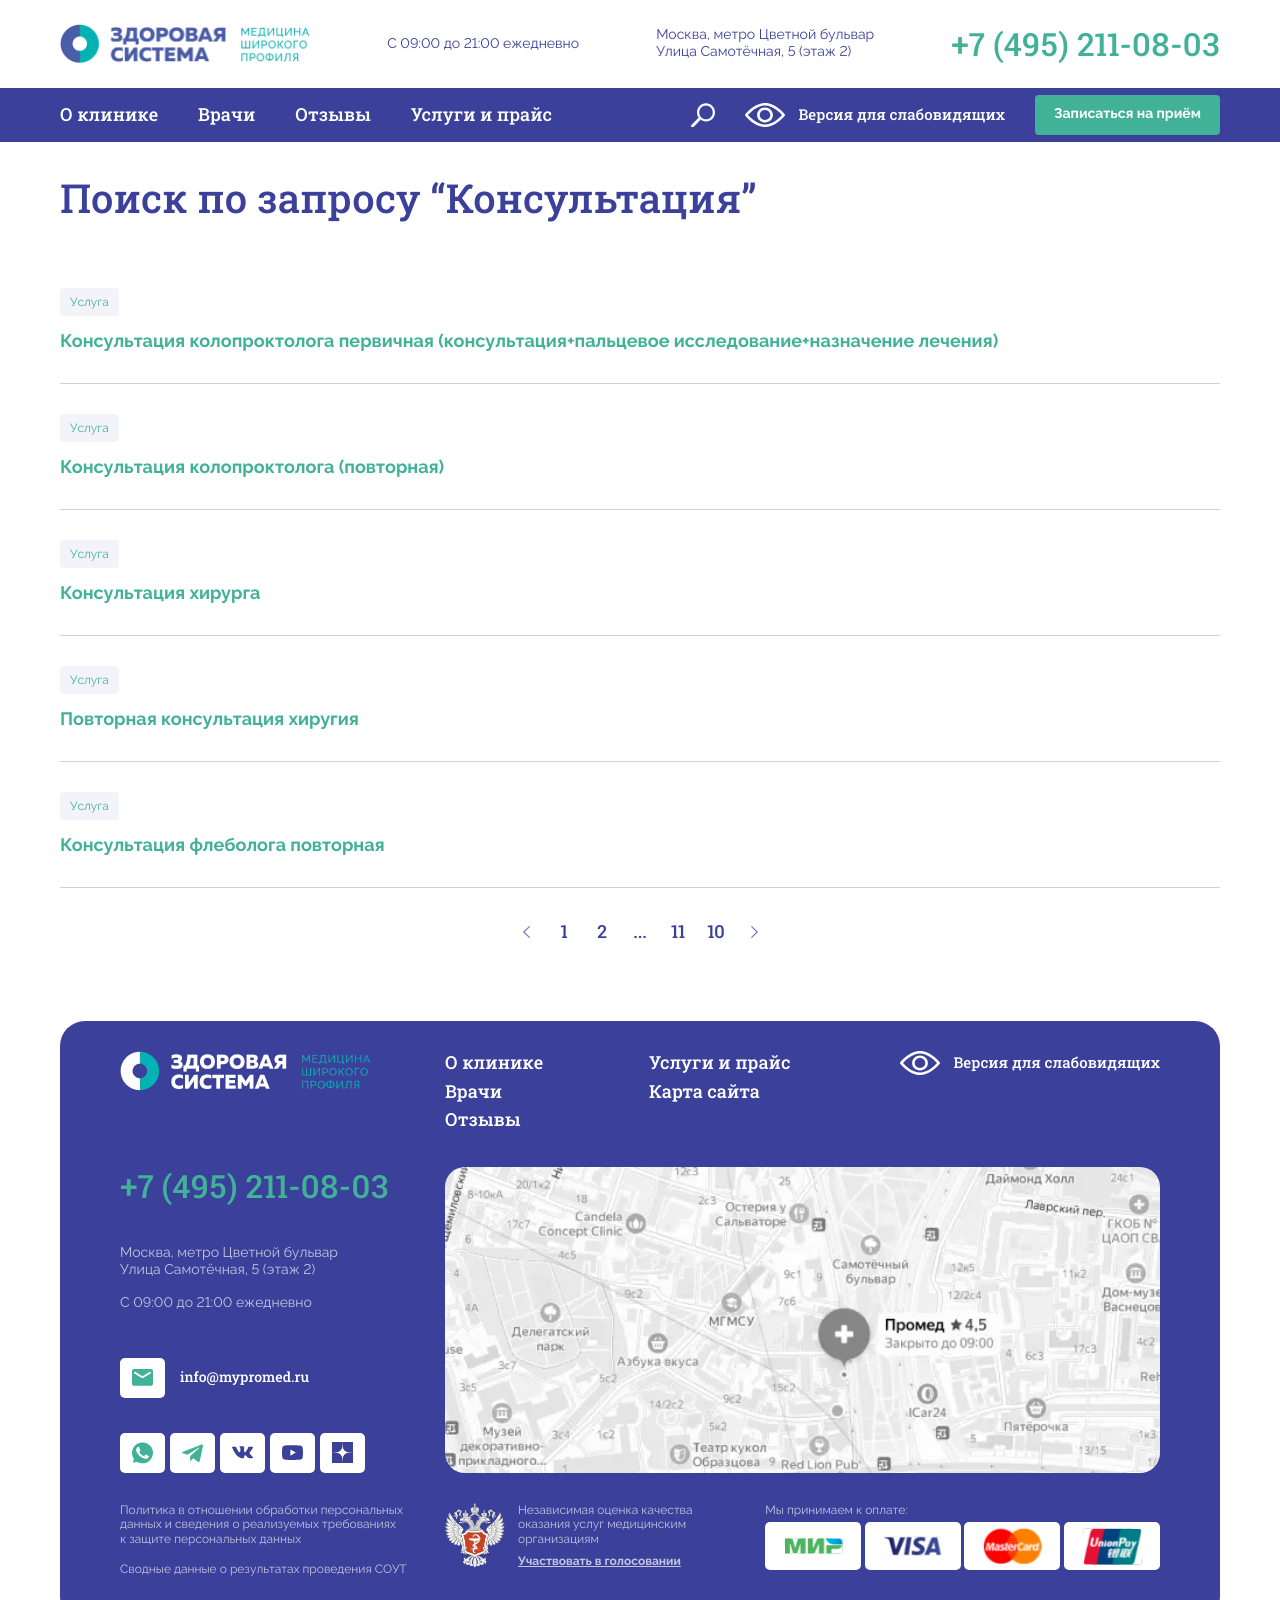
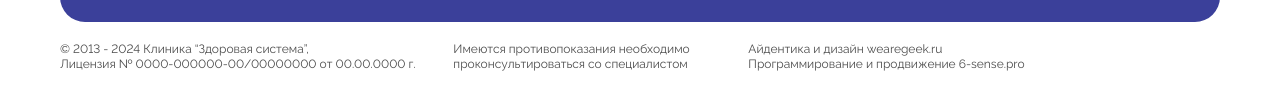
<file: search-result.html>
<!DOCTYPE html>
<html lang="ru">

<head>
	<meta charset="UTF-8">
	<meta http-equiv="X-UA-Compatible" content="IE=edge">
	<meta name="viewport" content="width=device-width, initial-scale=1.0">
	<meta name="color-scheme" content="only light">
	<title>Здоровая система</title>

	<link rel="stylesheet" href="css/bootstrap523.min.css" />
	<link rel="stylesheet" href="css/custom-select.css" />
	<link rel="stylesheet" href="css/style.css" />

</head>

<body>
	<div class="body-inner">

		<header class="headerMain" id="headerMain">
	<div class="wrapperDefault">
		<div class="headerMain-inner">
			<div class="headerMain-logo" >
				<span class="logo"><img src="img/logo.webp" alt=""></span>
			</div>
			<div class="headerMain-time">
				С 09:00 до 21:00 ежедневно
			</div>
			<div class="headerMain-address">
				Москва, метро Цветной бульвар <br />
				Улица Самотёчная, 5 (этаж 2)
			</div>
			<div class="headerMain-phone">
				<a href="tel:+74952110803">+7 (495) 211-08-03</a>
			</div>
			<div class="btn headerMain-blind blindVersion-link visibleFor-impaired">
				<div class="headerMain-blind-txt blindVersion-txt">
					Обычная версия
				</div>
			</div>
		</div>
	</div>
	<div class="headerMain-menuLine-intersection visibleFor-normal"></div>
	<div class="headerMain-menuLine-outer">

		<div class="headerMain-menuLine">
			<div class="wrapperDefault">
				<div class="headerMain-menuLine-inner">
					<div class="headerMain-menuMobile">
						<nav class="headerMain-menu">
							<a href="">О клинике</a>
							<a href="">Врачи</a>
							<a href="">Отзывы</a>
							<a href="">Услуги и прайс</a>
						</nav>
					</div>
					<div class="headerMain-blind blindVersion-link visibleFor-normal">
						<div class="headerMain-blind-ico blindVersion-ico impaired-skip"></div>
						<div class="headerMain-blind-txt blindVersion-txt visibleFor-normal">
							Версия для слабовидящих
						</div>
						<div class="headerMain-blind-txt blindVersion-txt visibleFor-impaired">
							Обычная версия
						</div>
					</div>
					<div class="headerMain-search">
						<button type="button" class="headerMain-search-ico impaired-skip" value="Поиск"></button>
						<button type="button" class="headerMain-search-close impaired-skip" value="Закрыть поиск"></button>
						<div class="headerMain-search-cont">
							<div class="headerMain-search-field">
								<input type="text" placeholder="Найти..." />
							</div>
							<ul class="headerMain-search-result">
								<li><a href="" class="headerMain-search-result-link">Консультация врача Константинова Константина Контстантиновича</a>
									<span class="headerMain-search-result-dir">Услуга</span>
								</li>
								<li><a href="" class="headerMain-search-result-link">Консультация врача</a>
									<span class="headerMain-search-result-dir">Врач</span>
								</li>
								<li><a href="" class="headerMain-search-result-link">Консультация врача</a>
									<span class="headerMain-search-result-dir">Врач</span>
								</li>
								<li><a href="" class="headerMain-search-result-link">Консультация врача</a>
									<span class="headerMain-search-result-dir">Врач</span>
								</li>
								<li><a href="" class="headerMain-search-result-link">Консультация врача</a>
									<span class="headerMain-search-result-dir">Врач</span>
								</li>
							</ul>
	
						</div>
					</div>				
					<button type="button" class="btn btn-green headerMain-signup"><span class="btn-txt" data-bs-toggle="modal" data-bs-target="#modal-contact">Записаться на приём</span></button>
					<button type="button" class="headerMain-burger impaired-skip" value="Мобильное меню"></button>
				</div>
			</div>
		</div>
	</div>
	<div class="headerMain-assistPnl-intersection visibleFor-impaired"></div>
	<div class="headerMain-assistPnl-outer visibleFor-impaired">
		<div class="headerMain-assistPnl">
			<div class="wrapperDefault">
				<div class="assistPnl">
					<div class="assistPnl-btnGoto">
						<button type="button" onclick="document.getElementById('headerMain').scrollIntoView({behavior:'smooth'})" type="button" class="btn btn-white btn-onWhite btn-color-black"><span class="btn-txt">К содержанию</span></button>
					</div>
					<div class="assistPnl-font">
						<div class="btn-group-title assistPnl-font-title">Шрифт</div>
						<div class="btn-group select-fontSize">
							<button type="button" class="select-fontSize-normal fs-14 active" data-size="16" data-namesize="normal" data-index="1" title="Размер шрифта нормальный">A</button>
							<button type="button" class="select-fontSize-medium fs-22" data-size="20" data-namesize="medium" data-index="2" title="Размер шрифта увеличенный">A</button>
							<button type="button" class="select-fontSize-large fs-30" data-size="24" data-namesize="large" data-index="3" title="Размер шрифта большой">A</button>
						</div>
					</div>
					<div class="assistPnl-color">				
						<div class="btn-group-title assistPnl-font-title">Цвет</div>
						<div class="btn-group select-colorScheme">
							<button type="button" class="select-color-c1 active" data-index="1" data-scheme="blackOnWhite" title="Цветовая схема №1" style="color:#000 !important">Ц</button>
							<button type="button" class="select-color-c2" data-index="2" data-scheme="whiteOnBlack" title="Цветовая схема №2" style="color:#fff !important">Ц</button>
							<button type="button" class="select-color-c3" data-index="3" data-scheme="blueOnBlue" title="Цветовая схема №3" style="color:#2E6091 !important">Ц</button>
							<button type="button" class="select-color-c4" data-index="4" data-scheme="grayOnSand" title="Цветовая схема №4" style="color:#626261 !important">Ц</button>
							<button type="button" class="select-color-c5" data-index="5" data-scheme="limeOnBrown" title="Цветовая схема №5" style="color:#9CDC4B !important">Ц</button>
						</div>
					</div>
					<div class="assistPnl-player">				
						<div class="btn-group player-mode">
							<button type="button" class="player-mode-all" title="Озвучить всё">Озвучить всё</button>
							<button type="button" class="player-mode-play" title="пуск"></button>
							<button type="button" class="player-mode-pause" title="пауза"></button>
							<button type="button" class="player-mode-stop" title="стоп"></button>
						</div>
					</div>
				</div>
			</div>
		</div>
	</div>
</header>

		<section class="section-wrapper section-top">
			<div class="wrapperDefault">
				<h1>Поиск по запросу “Консультация”</h1>				
				<ul class="searchResult-list">
					<li class="searchResult-item">
						<div class="searchResult-type">Услуга</div>
						<a class="searchResult-link" href="">Консультация колопроктолога первичная (консультация+пальцевое исследование+назначение лечения)</a>
					</li>
					<li class="searchResult-item">
						<div class="searchResult-type">Услуга</div>
						<a class="searchResult-link" href="">Консультация колопроктолога (повторная)</a>
					</li>
					<li class="searchResult-item">
						<div class="searchResult-type">Услуга</div>
						<a class="searchResult-link" href="">Консультация хирурга</a>
					</li>
					<li class="searchResult-item">
						<div class="searchResult-type">Услуга</div>
						<a class="searchResult-link" href="">Повторная консультация хиругия</a>
					</li>
					<li class="searchResult-item">
						<div class="searchResult-type">Услуга</div>
						<a class="searchResult-link" href="">Консультация флеболога повторная</a>
					</li>
				</ul>
				<div class="paging paging-blue">
					<nav>
						<a href="" class="paging-page paging-page-prev"></a>
						<a href="" class="paging-page active">1</a>
						<a href="" class="paging-page">2</a>
						<a href="" class="paging-page">...</a>
						<a href="" class="paging-page">11</a>
						<a href="" class="paging-page">10</a>
						<a href="" class="paging-page paging-page-next"></a>
					</nav>
				</div>
			</div>
		</section>

		<footer class="footerMain">
	<div class="wrapperDefault">
		<div class="footerMain-inner">
			<div class="footerMain-logo">
				<img src="img/logo-footer.webp" alt="" width="250" />
			</div>
			<div class="footerMain-menu">
				<nav>
					<a href="">О клинике</a>
					<a href="">Врачи</a>
					<a href="">Отзывы</a>
					<a href="">Услуги и прайс</a>
					<a href="">Карта сайта</a>
				</nav>
			</div>
			<div class="footerMain-blind blindVersion-link">
				<div class="footerMain-blind-ico blindVersion-ico impaired-skip"></div>
				<div class="headerMain-blind-txt blindVersion-txt visibleFor-normal">
					Версия для слабовидящих
				</div>
				<div class="headerMain-blind-txt blindVersion-txt visibleFor-impaired">
					Обычная версия
				</div>
			</div>
			<div class="footerMain-phone">
				<a href="tel:+74952110803">+7 (495) 211-08-03</a>
			</div>
			<div class="footerMain-address">
				<p>
					Москва, метро Цветной бульвар <br />
					Улица Самотёчная, 5&nbsp;(этаж&nbsp;2)
				</p>
				<p>С&nbsp;09:00 до&nbsp;21:00 ежедневно</p>
			</div>
			<div class="footerMain-socials visibleFor-impaired">
				<div class="footerMain-socials-inner">
					<p><b>E-mail:</b> <a href="mailto:info@mypromed.ru">info@mypromed.ru</a></p>
					<p><b>Телефон:</b> <a href="tel:+74952110803">+7 (495) 211-08-03</a></p>
					<p><b>Социальные сети:</b> <a href="">ВКонтакте</a>, <a href="">YouTube</a>, <a href="">Дзен</a></p>
					<p><b>Мессенджеры:</b> WhatsApp, Telegram</p>
				</div>
			</div>
			<div class="footerMain-socials visibleFor-normal">
				<a href="mailto:info@mypromed.ru" class="footerMain-socials-item email">
					<div class="footerMain-socials-item-img">
						<img src="img/email.svg" alt="">
					</div>
					<div class="footerMain-socials-item-txt">info@mypromed.ru</div>
				</a>
				<a href="" class="footerMain-socials-item wt">
					<div class="footerMain-socials-item-img">
						<img src="img/wt.svg" alt="">
					</div>
				</a>
				<a href="" class="footerMain-socials-item tg">
					<div class="footerMain-socials-item-img">
						<img src="img/tg.svg" alt="">
					</div>
				</a>
				<a href="" class="footerMain-socials-item vk">
					<div class="footerMain-socials-item-img">
						<img src="img/vk.svg" alt="">
					</div>
				</a>
				<a href="" class="footerMain-socials-item yt">
					<div class="footerMain-socials-item-img">
						<img src="img/yt.svg" alt="">
					</div>
				</a>
				<a href="" class="footerMain-socials-item yd">
					<div class="footerMain-socials-item-img">
						<img src="img/yd.svg" alt="">
					</div>
				</a>
			</div>
			<div class="footerMain-map">
				<img src="img/temp_map.webp" alt="" />
				<a href="" class="btn btn-white w-100 mt-2 d-lg-none"><span class="btn-txt">Смотреть на Яндекс.Картах</span></a>
			</div>
			<div class="footerMain-confident">
				<p><a href="">Политика в&nbsp;отношении обработки персональных данных и&nbsp;сведения о&nbsp;реализуемых требованиях к&nbsp;защите персональных данных</a></p>
				<p><a href="">Сводные данные о&nbsp;результатах проведения СОУТ</a></p>
			</div>
			<div class="footerMain-gerb">
				<img src="img/gerb.webp" alt="">
				<p>Независимая оценка качества оказания услуг медицинским организациям
					<a href="">Участвовать в голосовании</a></p>
			</div>
			<div class="footerMain-pays">
				<div class="footerMain-pays-inner">
					<div class="footerMain-pays-title"><b>Мы принимаем к оплате: </b>
						<span class="footerMain-pays-cards visibleFor-impaired">
							<span>МИР,</span>
							<span>Visa,</span>
							<span>MasterCard,</span>
							<span>UnionPay</span>
						</span>
					</div>
					<div class="footerMain-pays-item mir">
						<img src="img/card-mir.svg" alt="">
					</div>
					<div class="footerMain-pays-item visa">
						<img src="img/card-visa.svg" alt="">
					</div>
					<div class="footerMain-pays-item mc">
						<img src="img/card-mc.svg" alt="">
					</div>
					<div class="footerMain-pays-item up">
						<img src="img/card-up.svg" alt="">
					</div>
				</div>	
			</div>
		</div>
	</div>
	<div class="footerMain-bottom">
		<div class="wrapperDefault">
			<div class="row">
				<div class="col-12 col-lg-4">
					© 2013 - 2024 Клиника “Здоровая система”,  <br />
					Лицензия № 0000-000000-00/00000000 от 00.00.0000 г.
				</div>
				<div class="col-12 col-lg-3">
					Имеются противопоказания необходимо проконсультироваться со специалистом
				</div>
				<div class="col-12 col-lg-4">
					Айдентика и дизайн wearegeek.ru  <br />
					Программирование и продвижение 6-sense.pro
				</div>
			</div>
		</div>
	</div>
</footer>

<!-- popup Вакансия -->
<div class="modal modal-vacancy fade" tabindex="-1" id="modal-vacancy">
	<div class="modal-dialog">
		<div class="modal-content">
			<div class="modal-header">
				<div class="modal-title h1">Оставьте контакты и&nbsp;мы&nbsp;вам перезвоним</div>
				<button type="button" class="btn-close" data-bs-dismiss="modal" aria-label="Закрыть"></button>
			</div>
			<div class="modal-body">
				<p>Заполните форму и наш специалист свяжется с вами в течение 30 минут</p>
				<form class="form form-popup">
					<div class="form-item">
						<div class="form-item-inputContainer">
							<input class="form-item-input" type="text" placeholder=" ">
							<div class="form-item-placeholder">Ваше имя</div>
						</div>
					</div>
					<div class="form-item">
						<div class="form-item-inputContainer">
							<input class="form-item-input" type="text" placeholder=" ">
							<div class="form-item-placeholder">Номер телефона</div>
						</div>
					</div>
					<div class="form-item">
						<div class="form-item-inputContainer">
							<textarea class="form-item-input" placeholder=" "></textarea>
							<div class="form-item-placeholder">Сопроводительное письмо</div>
						</div>
					</div>
					<div class="form-item form-item-attach mt-2 mb-5">
						<label class="form-item-label" for="attachFileInput">Прикрепить резюме</label>	
						<div class="form-item-input-wrap">
							<input id="attachFileInput" class="form-item-input" type="file" accept=".doc,.docx, .pdf" onchange="attachFile.get(this, 5)">
						</div>
						<div class="form-item-attach-error"></div>
					</div>	
					<div class="form-item">							
						<div class="form-item-boxContainer">
							<input id="vacancyCheck" type="checkbox" value="1" name="" class="form-item-inputCheckbox">
							<span class="checkbox"></span>
							<label for="vacancyCheck" class="checkbox-content">
								<span class="checkbox-txt fs-10 c-white">
									Я согласен с <a href="" class="c-white uline">политикой конфиденциальности</a>
								</span>
							</label>
						</div>	
					</div>
					<button type="button" class="btn btn-white btn-submit mt-2"><span class="btn-txt">Отправить заявку</span></button>
				</form>
			</div>			
		</div>
	</div>
</div>

<!-- popup Контакт -->
<div class="modal modal-contact fade" tabindex="-1" id="modal-contact">
	<div class="modal-dialog">
		<div class="modal-content">
			<div class="modal-header">
				<div class="modal-title h1">Оставьте контакты и&nbsp;мы&nbsp;вам перезвоним</div>
				<button type="button" class="btn-close" data-bs-dismiss="modal" aria-label="Закрыть"></button>
			</div>
			<div class="modal-body">
				<p>Заполните форму и наш специалист свяжется с вами в течение 30 минут</p>
				<form class="form form-popup">
					<div class="form-item">
						<div class="form-item-inputContainer">
							<input class="form-item-input" type="text" placeholder=" ">
							<div class="form-item-placeholder">Ваше имя</div>
						</div>
					</div>
					<div class="form-item">
						<div class="form-item-inputContainer">
							<input class="form-item-input" type="text" placeholder=" ">
							<div class="form-item-placeholder">Номер телефона</div>
						</div>
					</div>										
					<div class="form-item">							
						<div class="form-item-boxContainer">
							<input id="contactCheck" type="checkbox" value="1" name="" class="form-item-inputCheckbox">
							<span class="checkbox"></span>
							<label for="contactCheck" class="checkbox-content">
								<span class="checkbox-txt fs-10 c-white">
									Я согласен с <a href="" class="c-white uline">политикой конфиденциальности</a>
								</span>
							</label>
						</div>	
					</div>
					<button type="button" class="btn btn-white btn-submit mt-2"><span class="btn-txt">Отправить заявку</span></button>
				</form>
			</div>			
		</div>
	</div>
</div>

<!-- всплывающая подсказка -->
<div class="modal modal-tooltip fade" tabindex="-1" id="modal-tooltip">
	<div class="modal-dialog">
		<div class="modal-content">
			<div class="modal-header">
				<button type="button" class="btn-close" data-bs-dismiss="modal" aria-label="Закрыть"></button>
			</div>
			<div class="modal-body">
				<!-- tooptip content here  -->
				<!-- content is added from common.js -->
			</div>			
		</div>
	</div>
</div>

<script defer src="js/bootstrap.min.js"></script>
<script defer type="text/javascript" src="js/custom-select.min.js"></script>
<link rel="stylesheet" href="css/swiper.min.css" />
<script defer type="text/javascript" src="js/swiper.min.js"></script>

<script defer type="text/javascript" src="js/common.js"></script>
	</div>

</body>

</html>
</file>
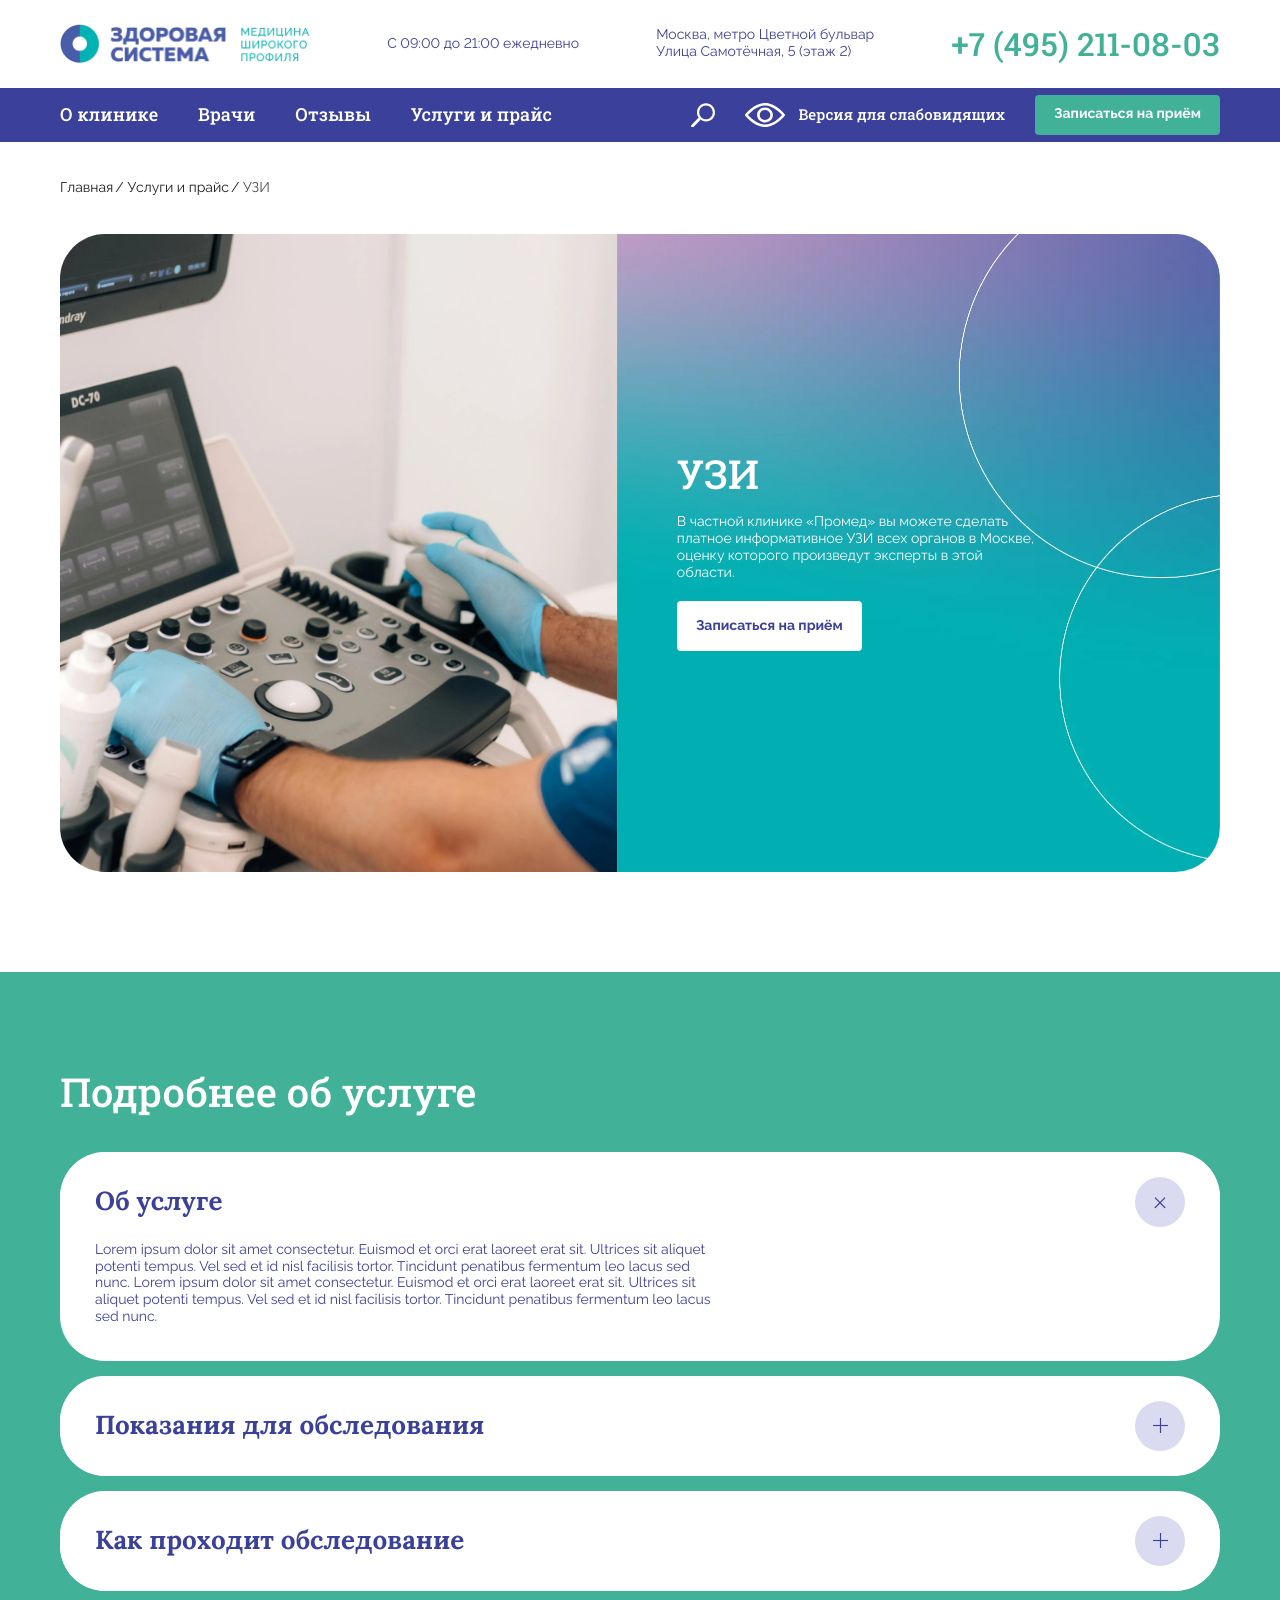
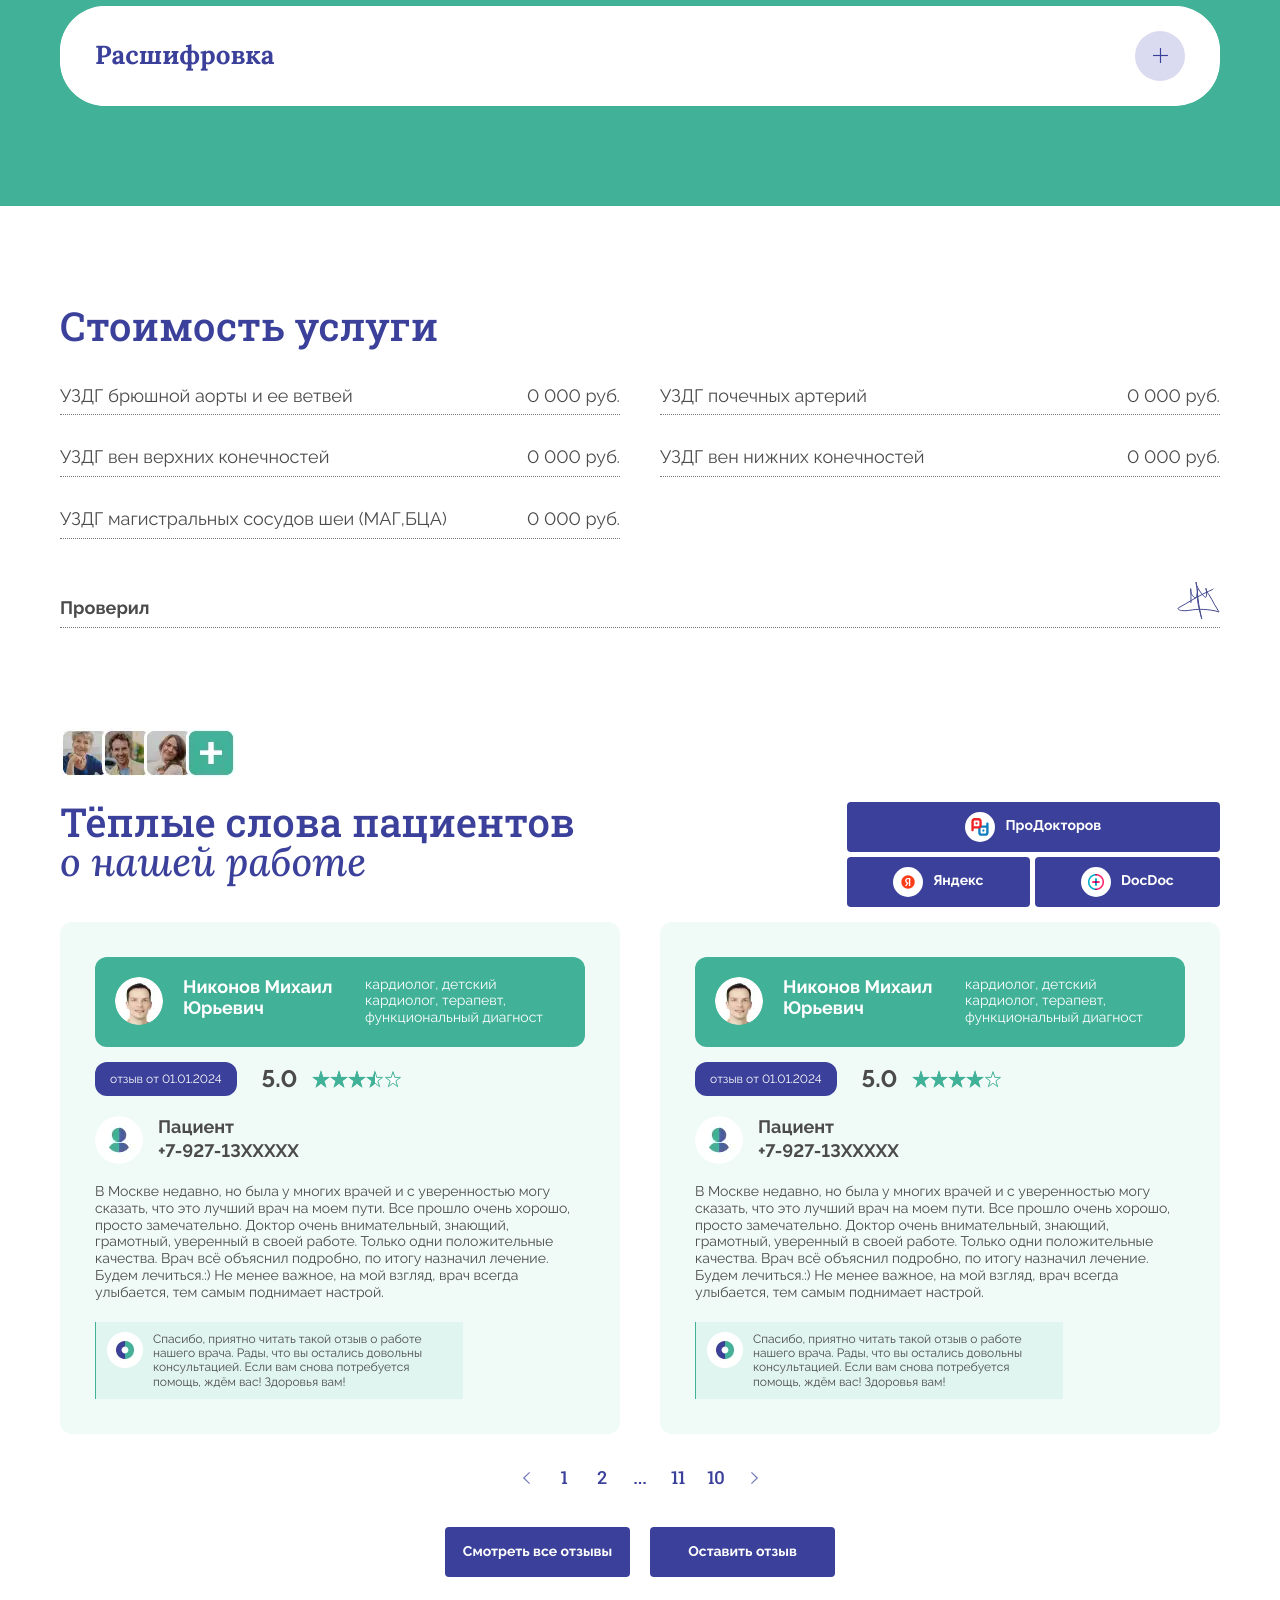
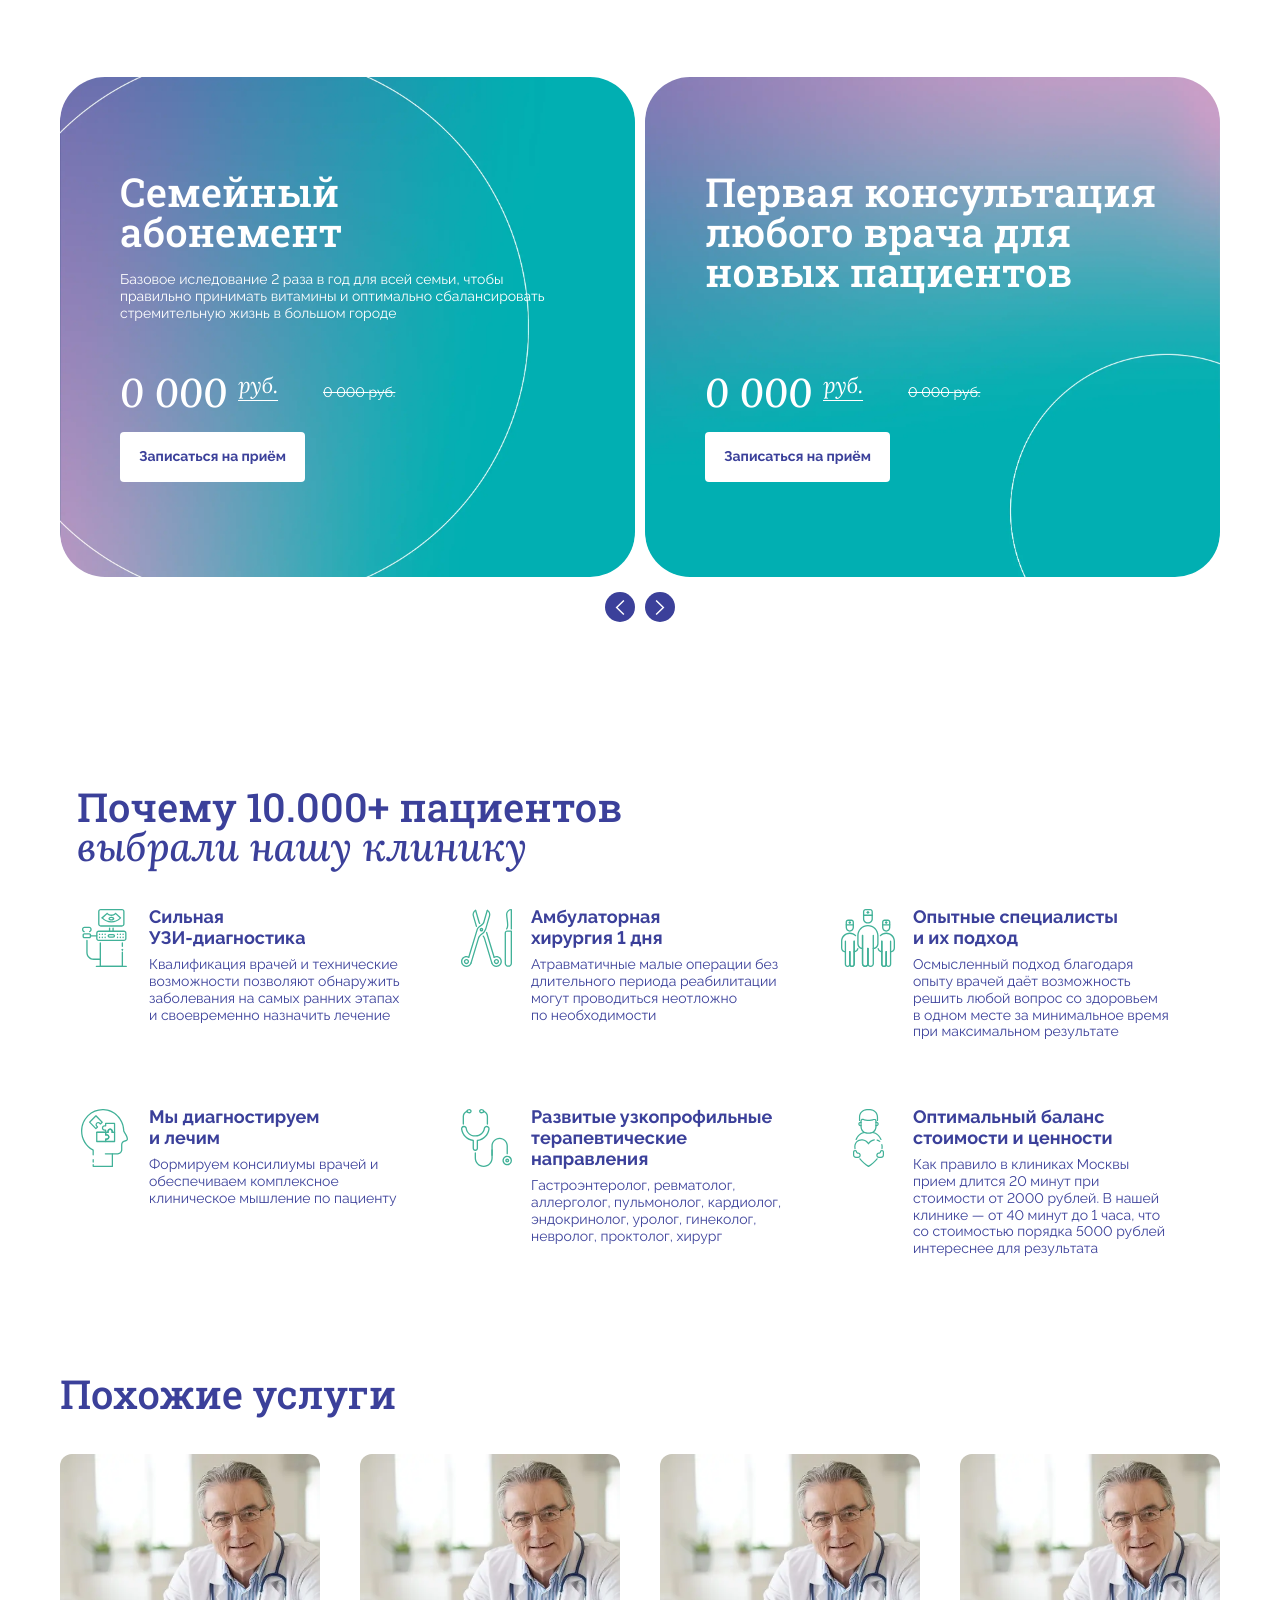
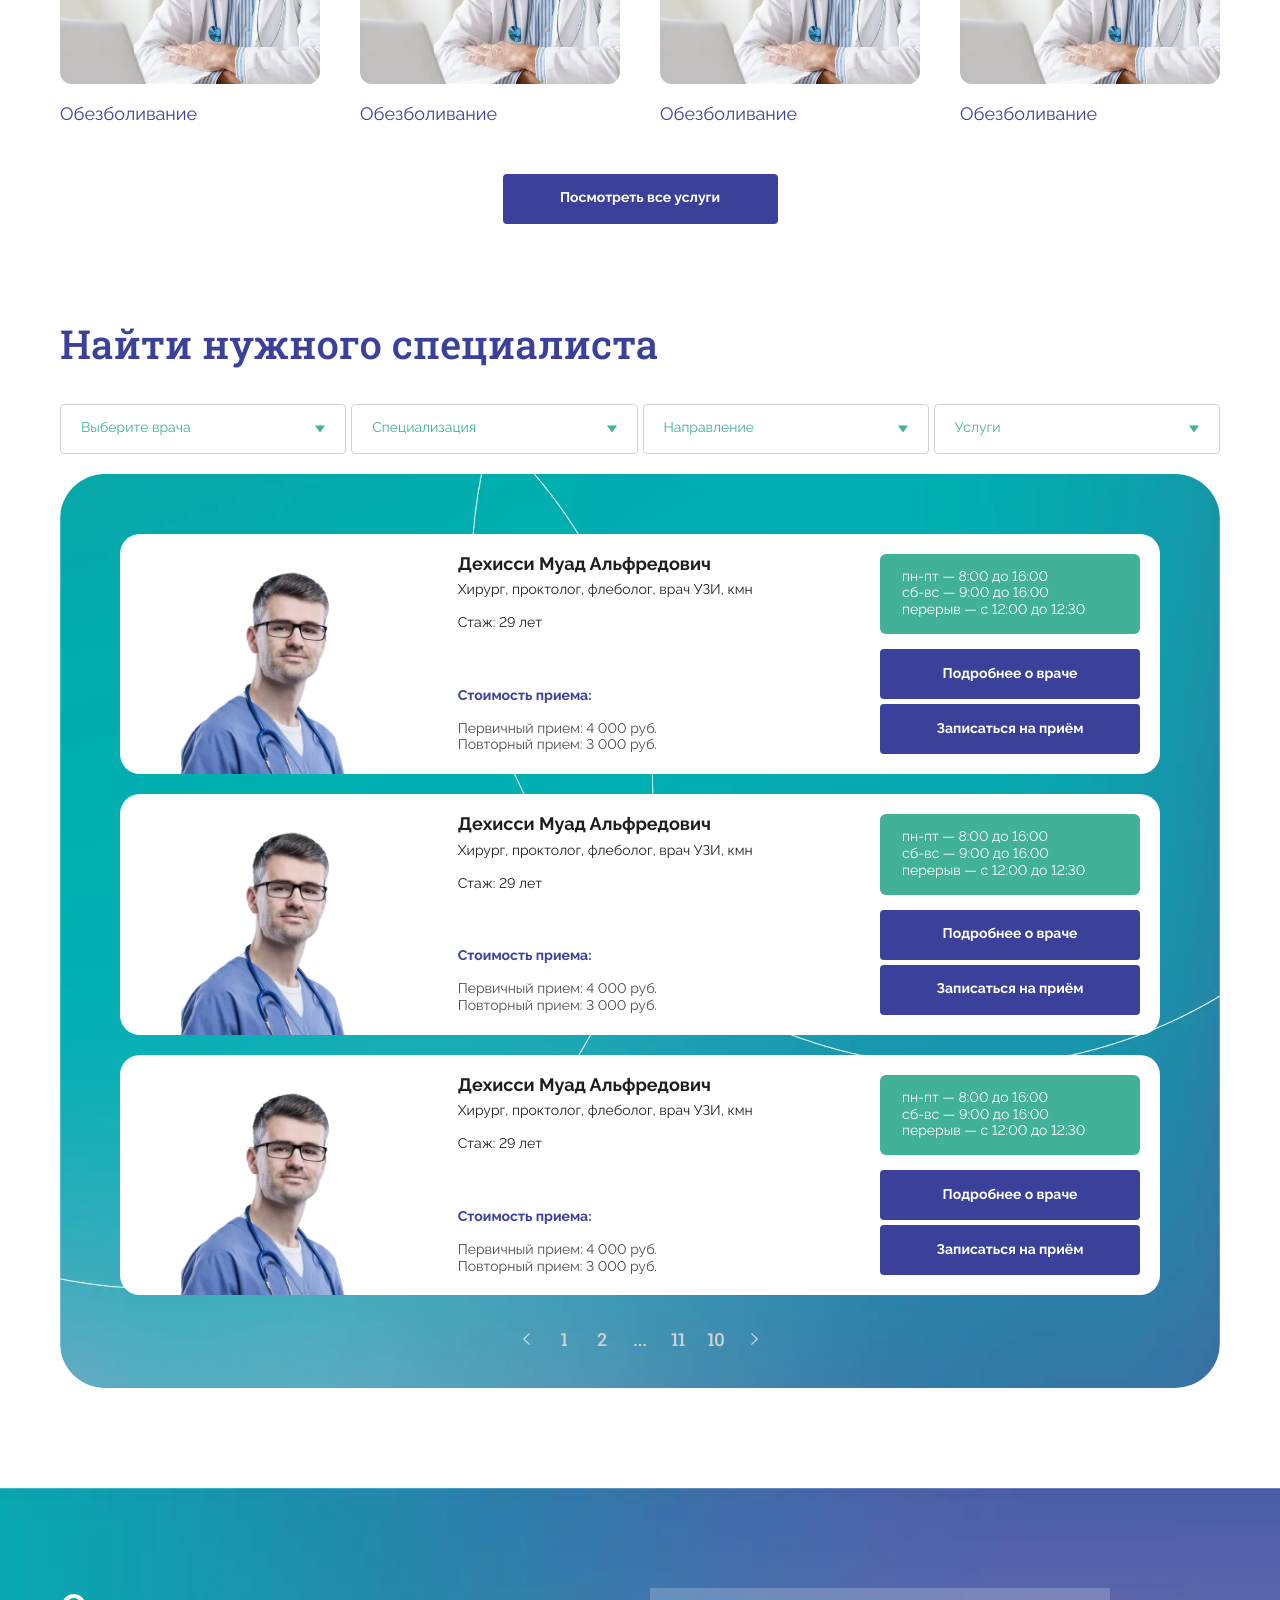
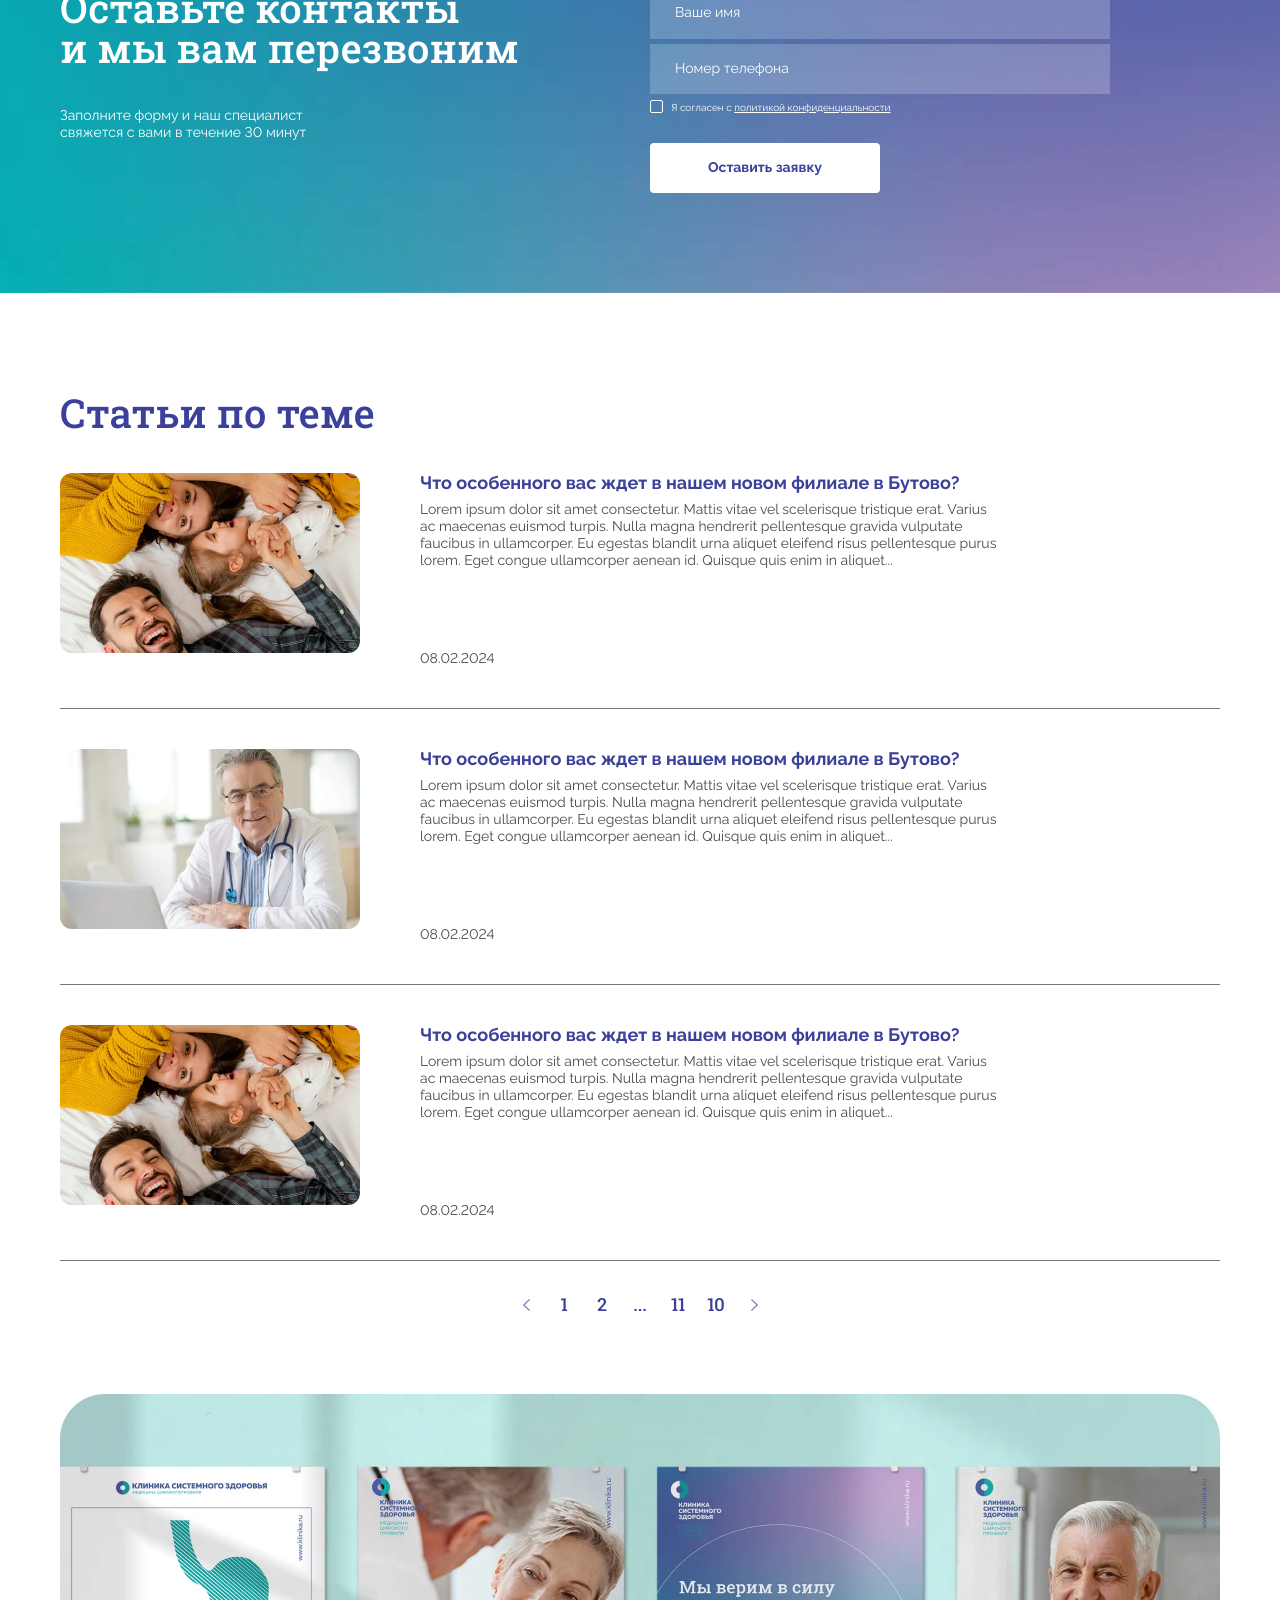
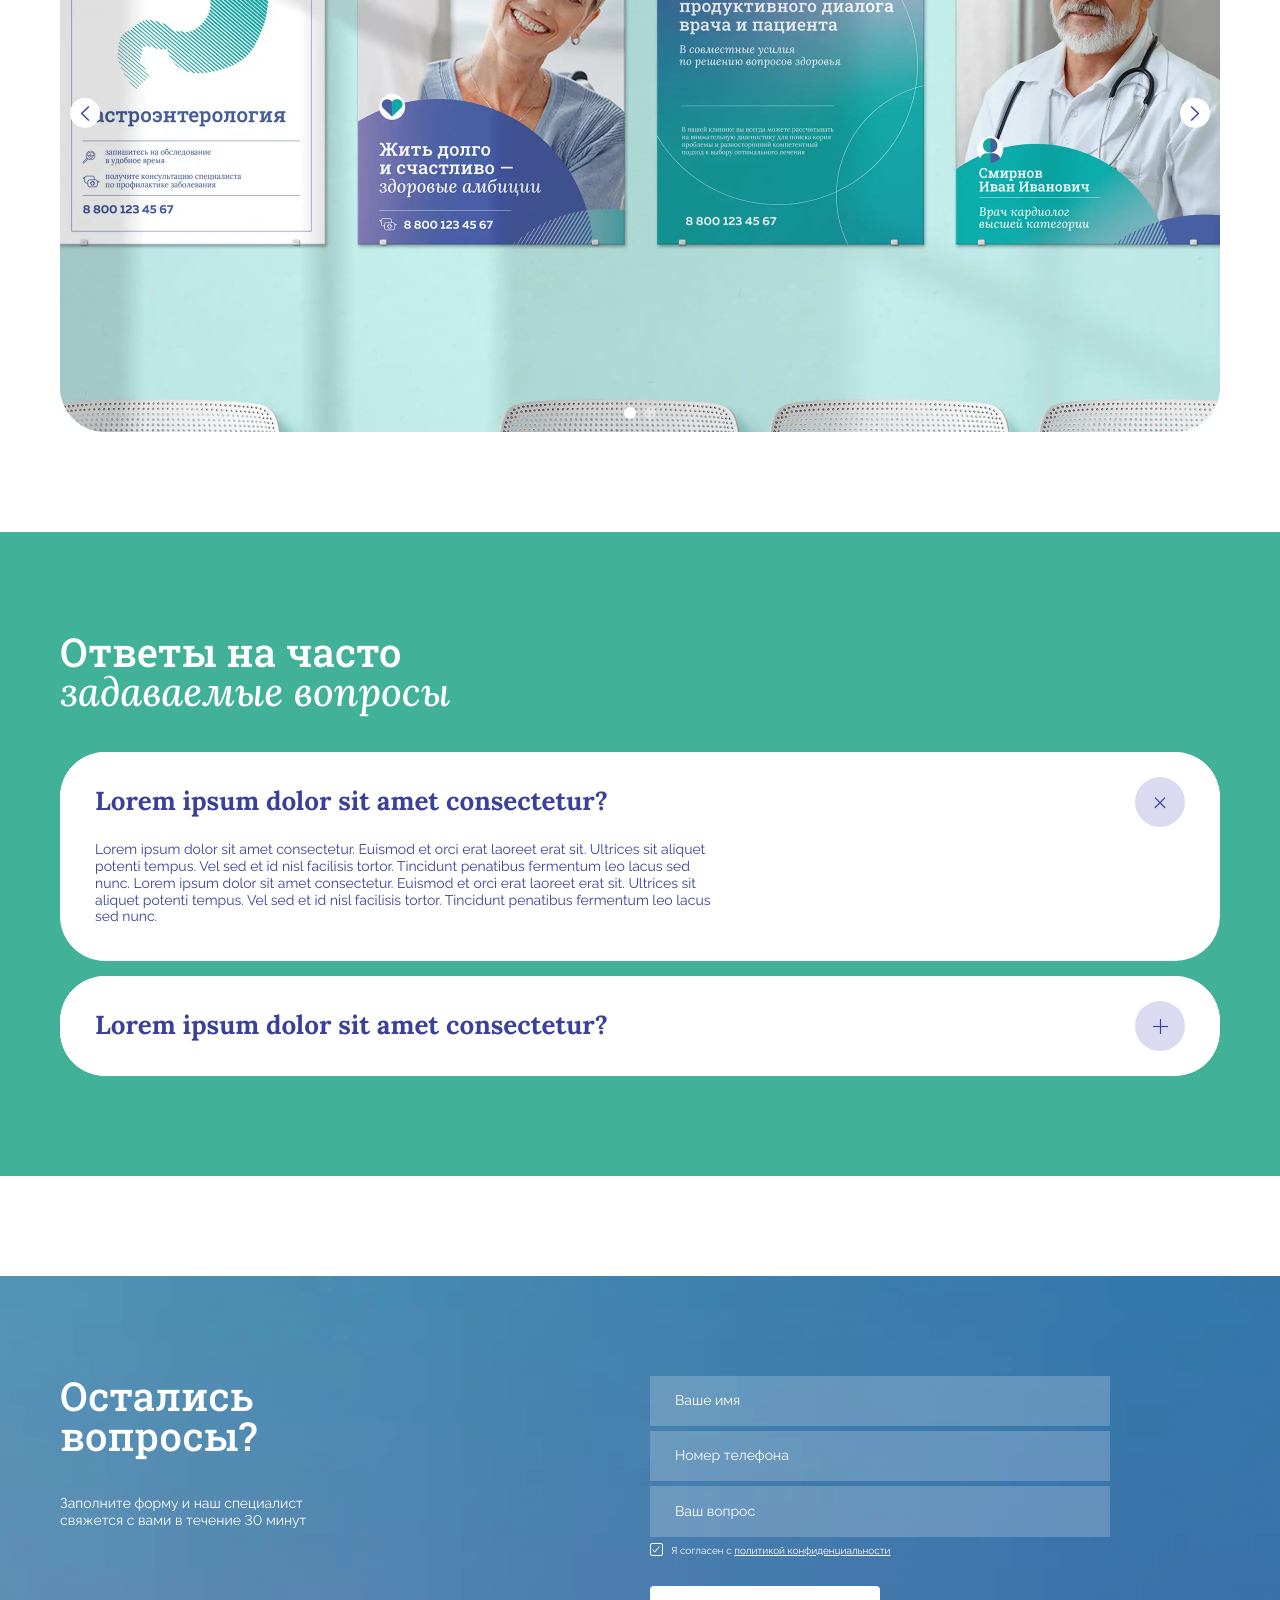
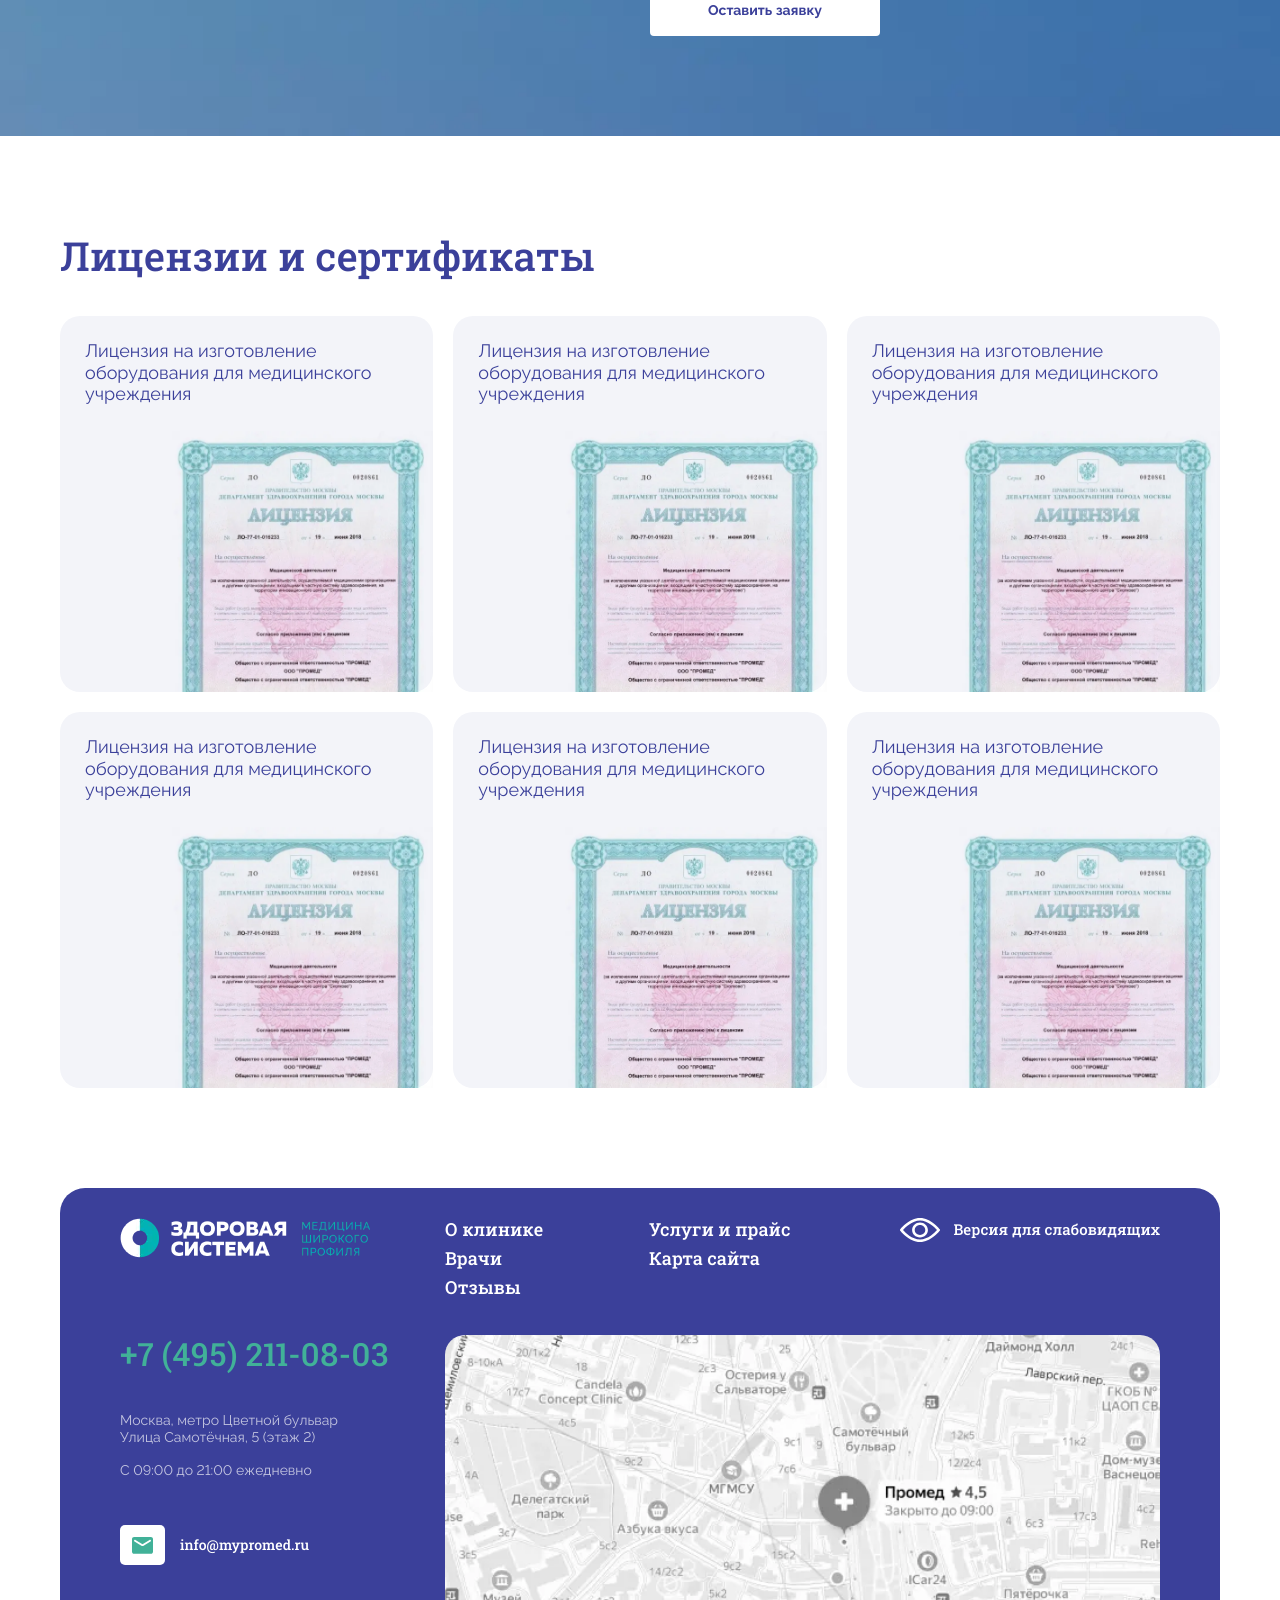
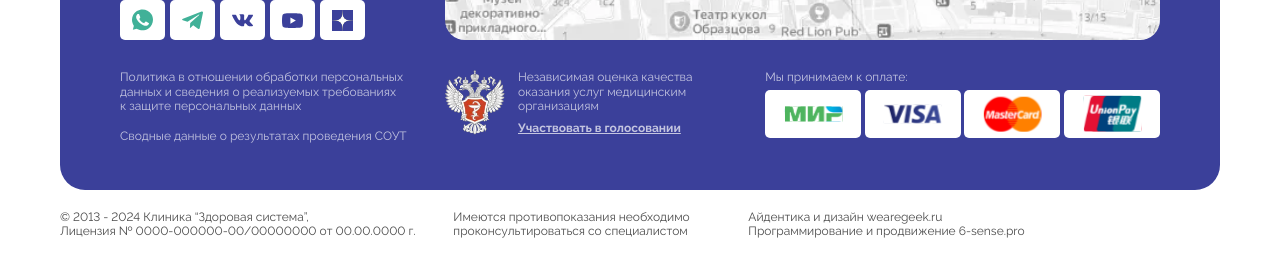
<file: service.html>
<!DOCTYPE html>
<html lang="ru">

<head>
	<meta charset="UTF-8">
	<meta http-equiv="X-UA-Compatible" content="IE=edge">
	<meta name="viewport" content="width=device-width, initial-scale=1.0">
	<meta name="color-scheme" content="only light">
	<title>Здоровая система</title>

	<link rel="stylesheet" href="css/bootstrap523.min.css" />
	<link rel="stylesheet" href="css/custom-select.css" />
	<link rel="stylesheet" href="css/style.css" />

</head>

<body>
	<div class="body-inner">

		<header class="headerMain" id="headerMain">
	<div class="wrapperDefault">
		<div class="headerMain-inner">
			<div class="headerMain-logo" >
				<span class="logo"><img src="img/logo.webp" alt=""></span>
			</div>
			<div class="headerMain-time">
				С 09:00 до 21:00 ежедневно
			</div>
			<div class="headerMain-address">
				Москва, метро Цветной бульвар <br />
				Улица Самотёчная, 5 (этаж 2)
			</div>
			<div class="headerMain-phone">
				<a href="tel:+74952110803">+7 (495) 211-08-03</a>
			</div>
			<div class="btn headerMain-blind blindVersion-link visibleFor-impaired">
				<div class="headerMain-blind-txt blindVersion-txt">
					Обычная версия
				</div>
			</div>
		</div>
	</div>
	<div class="headerMain-menuLine-intersection visibleFor-normal"></div>
	<div class="headerMain-menuLine-outer">

		<div class="headerMain-menuLine">
			<div class="wrapperDefault">
				<div class="headerMain-menuLine-inner">
					<div class="headerMain-menuMobile">
						<nav class="headerMain-menu">
							<a href="">О клинике</a>
							<a href="">Врачи</a>
							<a href="">Отзывы</a>
							<a href="">Услуги и прайс</a>
						</nav>
					</div>
					<div class="headerMain-blind blindVersion-link visibleFor-normal">
						<div class="headerMain-blind-ico blindVersion-ico impaired-skip"></div>
						<div class="headerMain-blind-txt blindVersion-txt visibleFor-normal">
							Версия для слабовидящих
						</div>
						<div class="headerMain-blind-txt blindVersion-txt visibleFor-impaired">
							Обычная версия
						</div>
					</div>
					<div class="headerMain-search">
						<button type="button" class="headerMain-search-ico impaired-skip" value="Поиск"></button>
						<button type="button" class="headerMain-search-close impaired-skip" value="Закрыть поиск"></button>
						<div class="headerMain-search-cont">
							<div class="headerMain-search-field">
								<input type="text" placeholder="Найти..." />
							</div>
							<ul class="headerMain-search-result">
								<li><a href="" class="headerMain-search-result-link">Консультация врача Константинова Константина Контстантиновича</a>
									<span class="headerMain-search-result-dir">Услуга</span>
								</li>
								<li><a href="" class="headerMain-search-result-link">Консультация врача</a>
									<span class="headerMain-search-result-dir">Врач</span>
								</li>
								<li><a href="" class="headerMain-search-result-link">Консультация врача</a>
									<span class="headerMain-search-result-dir">Врач</span>
								</li>
								<li><a href="" class="headerMain-search-result-link">Консультация врача</a>
									<span class="headerMain-search-result-dir">Врач</span>
								</li>
								<li><a href="" class="headerMain-search-result-link">Консультация врача</a>
									<span class="headerMain-search-result-dir">Врач</span>
								</li>
							</ul>
	
						</div>
					</div>				
					<button type="button" class="btn btn-green headerMain-signup"><span class="btn-txt" data-bs-toggle="modal" data-bs-target="#modal-contact">Записаться на приём</span></button>
					<button type="button" class="headerMain-burger impaired-skip" value="Мобильное меню"></button>
				</div>
			</div>
		</div>
	</div>
	<div class="headerMain-assistPnl-intersection visibleFor-impaired"></div>
	<div class="headerMain-assistPnl-outer visibleFor-impaired">
		<div class="headerMain-assistPnl">
			<div class="wrapperDefault">
				<div class="assistPnl">
					<div class="assistPnl-btnGoto">
						<button type="button" onclick="document.getElementById('headerMain').scrollIntoView({behavior:'smooth'})" type="button" class="btn btn-white btn-onWhite btn-color-black"><span class="btn-txt">К содержанию</span></button>
					</div>
					<div class="assistPnl-font">
						<div class="btn-group-title assistPnl-font-title">Шрифт</div>
						<div class="btn-group select-fontSize">
							<button type="button" class="select-fontSize-normal fs-14 active" data-size="16" data-namesize="normal" data-index="1" title="Размер шрифта нормальный">A</button>
							<button type="button" class="select-fontSize-medium fs-22" data-size="20" data-namesize="medium" data-index="2" title="Размер шрифта увеличенный">A</button>
							<button type="button" class="select-fontSize-large fs-30" data-size="24" data-namesize="large" data-index="3" title="Размер шрифта большой">A</button>
						</div>
					</div>
					<div class="assistPnl-color">				
						<div class="btn-group-title assistPnl-font-title">Цвет</div>
						<div class="btn-group select-colorScheme">
							<button type="button" class="select-color-c1 active" data-index="1" data-scheme="blackOnWhite" title="Цветовая схема №1" style="color:#000 !important">Ц</button>
							<button type="button" class="select-color-c2" data-index="2" data-scheme="whiteOnBlack" title="Цветовая схема №2" style="color:#fff !important">Ц</button>
							<button type="button" class="select-color-c3" data-index="3" data-scheme="blueOnBlue" title="Цветовая схема №3" style="color:#2E6091 !important">Ц</button>
							<button type="button" class="select-color-c4" data-index="4" data-scheme="grayOnSand" title="Цветовая схема №4" style="color:#626261 !important">Ц</button>
							<button type="button" class="select-color-c5" data-index="5" data-scheme="limeOnBrown" title="Цветовая схема №5" style="color:#9CDC4B !important">Ц</button>
						</div>
					</div>
					<div class="assistPnl-player">				
						<div class="btn-group player-mode">
							<button type="button" class="player-mode-all" title="Озвучить всё">Озвучить всё</button>
							<button type="button" class="player-mode-play" title="пуск"></button>
							<button type="button" class="player-mode-pause" title="пауза"></button>
							<button type="button" class="player-mode-stop" title="стоп"></button>
						</div>
					</div>
				</div>
			</div>
		</div>
	</div>
</header>

		<nav class="breadcrumb">
			<div class="wrapperDefault">
				<a href="/">Главная</a>
				<a href="">Услуги и прайс</a>
				<span>УЗИ</span>
			</div>
		</nav>

		<section class="section-wrapper section-top">
			<div class="wrapperDefault">
				<div class="bannerText">
					<div class="bannerText-photo">
						<img src="img/uzi.webp" alt="" />
					</div>
					<div class="bannerText-content bg-10">
						<div class="getAppointment-item">
							<div class="getAppointment-item-inner">
								<div class="getAppointment-title h1">
									УЗИ
								</div>
								<div class="getAppointment-intro w-75">
									В частной клинике «Промед» вы можете сделать платное информативное УЗИ всех органов в Москве, оценку которого произведут эксперты в этой области.
								</div>								
								<a href="" class="btn btn-white getAppointment-btn"><span class="lnk-txt">Записаться на приём</span></a>
							</div>
						</div>
					</div>
				</div>					
			</div>
		</section>

		<section class="section-wrapper section-aboutService paddsY bg-green">
			<div class="wrapperDefault">
				<div class="h1 c-white">
					Подробнее об услуге
				</div>
				<div class="accordion" id="accordion-1">
				
					<div class="accordion-item">
						<h3 class="accordion-header">
							<button class="accordion-button" type="button" data-bs-toggle="collapse" data-bs-target="#accitem1"
								aria-expanded="true" aria-controls="accitem1">
								Об услуге
							</button>
						</h3>
						<div id="accitem1" class="accordion-collapse collapse show" data-bs-parent="#accordion-1">
							<div class="accordion-body">
								Lorem ipsum dolor sit amet consectetur. Euismod et orci erat laoreet erat sit. Ultrices sit aliquet potenti tempus. Vel sed et id nisl facilisis tortor. Tincidunt penatibus fermentum leo lacus sed nunc. Lorem ipsum dolor sit amet consectetur. Euismod et orci erat laoreet erat sit. Ultrices sit aliquet potenti tempus. Vel sed et id nisl facilisis tortor. Tincidunt penatibus fermentum leo lacus sed nunc.
							</div>
						</div>
					</div>
					<div class="accordion-item">
						<h3 class="accordion-header">
							<button class="accordion-button collapsed" type="button" data-bs-toggle="collapse" data-bs-target="#accitem2"
								aria-expanded="false" aria-controls="accitem2">
								Показания для обследования
							</button>
						</h3>
						<div id="accitem2" class="accordion-collapse collapse" data-bs-parent="#accordion-1">
							<div class="accordion-body">
								<p>Врач может назначить УЗИ при подозрениях на воспалительный процесс в организме, новообразования, камни в полостных органах, смещение внутренних органов, нарушения кровоснабжения тканей, серьёзные травмы.</p>
								<p>Диагностика показана при подготовке к хирургическим вмешательствам, а также для контроля назначенного лечения. Обследование ультразвуком назначают при функциональных нарушениях для выяснения их причины. УЗИ можно сделать по назначению врача или по собственному желанию. Профилактические обследования позволяют на ранних стадиях диагностировать болезни.</p>
							</div>
						</div>
					</div>
					<div class="accordion-item">
						<h3 class="accordion-header">
							<button class="accordion-button collapsed" type="button" data-bs-toggle="collapse" data-bs-target="#accitem3"
								aria-expanded="false" aria-controls="accitem3">
								Как проходит обследование
							</button>
						</h3>
						<div id="accitem3" class="accordion-collapse collapse" data-bs-parent="#accordion-1">
							<div class="accordion-body">
								<p>УЗИ — безопасная и безболезненная процедура, которая не имеет возрастных ограничений. В большинстве случаев она не требует подготовки. Исследование органов малого таза (трансабдоминальное) проводят при наполненном мочевом пузыре. Перед обследованием органов брюшной полости нельзя употреблять продукты, которые стимулируют газообразование. По назначению врача предварительно применяются препараты от вздутия. Диагностику проводят натощак.</p>

								<p>На процедуру нужно предварительно записаться. При обследовании любого органа порядок процедуры следующий:</p>
								<ul class="ulStyle-1">
									<li>Пациент освобождает от одежды часть тела в зоне диагностического интереса.</li>
									<li>Занимает правильно положение на кушетке.</li>
									<li>Врач наносит на кожу звукопроводящий гель.</li>
									<li>Водит датчиком по коже (при трансректальном исследовании — датчик вводится в прямую кишку, а при трансвагинальном — во влагалище).</li>
									<li>Фиксирует полученные сведения в протоколе.</li>
									<li>Выдаёт заключение пациенту.</li>
								</ul>
							</div>
						</div>
					</div>
					<div class="accordion-item">
						<h3 class="accordion-header">
							<button class="accordion-button collapsed" type="button" data-bs-toggle="collapse" data-bs-target="#accitem4"
								aria-expanded="false" aria-controls="accitem4">
								Расшифровка
							</button>
						</h3>
						<div id="accitem4" class="accordion-collapse collapse" data-bs-parent="#accordion-1">
							<div class="accordion-body">
								Lorem ipsum dolor sit amet consectetur, adipisicing elit. Veritatis excepturi eius perferendis optio nam dolorem aliquid fugiat iste, porro harum voluptatibus rem, blanditiis doloribus quas assumenda corporis, sed molestiae eum.
							</div>
						</div>
					</div>
				</div>
			</div>
		</section>

		<section class="section-wrapper section-priceService">
			<div class="wrapperDefault">
				<div class="h1">
					Стоимость услуги
				</div>
				<ul class="priceService">
					<li class="priceService-item">
						<div class="priceService-title">УЗДГ брюшной аорты и ее ветвей</div>
						<div class="priceService-price">0 000 руб.	</div>
					</li>
					<li class="priceService-item">
						<div class="priceService-title">УЗДГ вен верхних конечностей</div>
						<div class="priceService-price">0 000 руб.	</div>
					</li>
					<li class="priceService-item">
						<div class="priceService-title">УЗДГ магистральных сосудов шеи (МАГ,БЦА)</div>
						<div class="priceService-price">0 000 руб.	</div>
					</li>
					<li class="priceService-item">
						<div class="priceService-title">УЗДГ почечных артерий</div>
						<div class="priceService-price">0 000 руб.	</div>
					</li>
					<li class="priceService-item">
						<div class="priceService-title">УЗДГ вен нижних конечностей</div>
						<div class="priceService-price">0 000 руб.	</div>
					</li>
				</ul>
				<div class="priceService-item priceService-check">
					<div class="priceService-title"><b>Проверил</b></div>
					<div class="priceService-price"><img src="img/signature.svg" alt="" /></div>
				</div>
			</div>
		</section>

		<section class="section-wrapper section-patientWord">
			<div class="wrapperDefault">
				<div class="patientWord-header gutters-inner">
					<img src="img/temp-2.webp" class="mb-4" alt="" />
					<div class="row">
						<div class="col-12 col-md-8">
							<div class="patientWord-title h1">
								Тёплые слова пациентов
								<div class="subTitle-h1">о нашей работе</div>
							</div>
						</div>
						<div class="col-12 col-md-4">
							<div class="patientWord-tabs">
								<a href="" class="btn btn-blue"><span class="btn-logo"><img src="img/logo-prodoc.svg"
											alt=""></span><span class="btn-txt">ПроДокторов</span></a>
								<a href="" class="btn btn-blue"><span class="btn-logo"><img src="img/logo-y.svg"
											alt=""></span><span class="btn-txt">Яндекс</span></a>
								<a href="" class="btn btn-blue"><span class="btn-logo"><img src="img/logo-docdoc.svg"
											alt=""></span><span class="btn-txt">DocDoc</span></a>
							</div>
						</div>
					</div>
				</div>
				<div class="patientWord-items">
					<div class="patientWord-item d-none d-md-block">
						<div class="patientWord-item-header">
							<div class="patientWord-medic-photo">
								<img src="img/temp-medic-3.webp" alt="" />
							</div>
							<div class="patientWord-medic-name">Никонов Михаил Юрьевич</div>
							<div class="patientWord-medic-position">кардиолог, детский кардиолог, терапевт,
								функциональный диагност</div>
						</div>
						<div class="patientWord-info">
							<div class="patientWord-date">отзыв от 01.01.2024</div>
							<div class="patientWord-reit">
								<div class="patientWord-reit-val">5.0</div>
								<div class="patientWord-reit-stars reitingStars-static">
									<div style="width: 70%;"></div>
								</div>
							</div>
						</div>
						<div class="patientWord-data">
							<div class="patientWord-data-photo">
								<img src="img/nophoto-patient.webp" alt="">
							</div>
							<div class="patientWord-data-name">Пациент</div>
							<div class="patientWord-data-tel">+7-927-13XXXXX</div>
						</div>
						<div class="patientWord-content">
							<p>В Москве недавно, но была у многих врачей и с уверенностью могу сказать, что это лучший
								врач на моем пути. Все прошло очень хорошо, просто замечательно. Доктор очень
								внимательный, знающий, грамотный, уверенный в своей работе. Только одни положительные
								качества. Врач всё объяснил подробно, по итогу назначил лечение. Будем лечиться.:)
								Не менее важное, на мой взгляд, врач всегда улыбается, тем самым поднимает настрой.</p>
						</div>
						<div class="patientWord-answer">
							Спасибо, приятно читать такой отзыв о работе нашего врача. Рады, что вы остались довольны
							консультацией. Если вам снова потребуется помощь, ждём вас! Здоровья вам!
						</div>
					</div>
					<div class="patientWord-item">
						<div class="patientWord-item-header">
							<div class="patientWord-medic-photo">
								<img src="img/temp-medic-3.webp" alt="" />
							</div>
							<div class="patientWord-medic-name">Никонов Михаил Юрьевич</div>
							<div class="patientWord-medic-position">кардиолог, детский кардиолог, терапевт,
								функциональный диагност</div>
						</div>
						<div class="patientWord-info">
							<div class="patientWord-date">отзыв от 01.01.2024</div>
							<div class="patientWord-reit">
								<div class="patientWord-reit-val">5.0</div>
								<div class="patientWord-reit-stars reitingStars-static">
									<div style="width: 80%;"></div>
								</div>
							</div>
						</div>
						<div class="patientWord-data">
							<div class="patientWord-data-photo">
								<img src="img/nophoto-patient.webp" alt="">
							</div>
							<div class="patientWord-data-name">Пациент</div>
							<div class="patientWord-data-tel">+7-927-13XXXXX</div>
						</div>
						<div class="patientWord-content">
							<p>В Москве недавно, но была у многих врачей и с уверенностью могу сказать, что это лучший
								врач на моем пути. Все прошло очень хорошо, просто замечательно. Доктор очень
								внимательный, знающий, грамотный, уверенный в своей работе. Только одни положительные
								качества. Врач всё объяснил подробно, по итогу назначил лечение. Будем лечиться.:)
								Не менее важное, на мой взгляд, врач всегда улыбается, тем самым поднимает настрой.</p>
						</div>
						<div class="patientWord-answer">
							Спасибо, приятно читать такой отзыв о работе нашего врача. Рады, что вы остались довольны
							консультацией. Если вам снова потребуется помощь, ждём вас! Здоровья вам!
						</div>
					</div>

				</div>

				<div class="paging paging-blue">
					<nav>
						<a href="" class="paging-page paging-page-prev"></a>
						<a href="" class="paging-page active">1</a>
						<a href="" class="paging-page">2</a>
						<a href="" class="paging-page">...</a>
						<a href="" class="paging-page">11</a>
						<a href="" class="paging-page">10</a>
						<a href="" class="paging-page paging-page-next"></a>
					</nav>
				</div>

				<div class="patientWord-footer gutters-inner">

					<a href="" class="btn btn-blue"><span class="btn-txt">Смотреть все отзывы</span></a>
					<button type="button" class="btn btn-blue"><span class="btn-txt">Оставить отзыв</span></button>
				</div>

			</div>
		</section>

		<section class="section-wrapper section-slider">
			<div class="wrapperDefault">
				<div class="getAppointment-swiper swiper-container">
					<div class="swiper-wrapper">
						<div class="swiper-slide">
							<div class="getAppointment-item">
								<div class="getAppointment-item-inner">
									<div class="getAppointment-title h1 w-50">
										Семейный абонемент
									</div>
									<div class="getAppointment-intro">
										Базовое иследование 2&nbsp;раза в&nbsp;год для всей семьи, чтобы правильно принимать витамины и&nbsp;оптимально сбалансировать стремительную жизнь в&nbsp;большом городе
									</div>
									<div class="getAppointment-price">
										<div class="getAppointment-price-curr">0 000 <span class="rub">руб.</span></div>
										<div class="getAppointment-price-old">0 000 <span class="rub">руб.</span></div>
									</div>
									<a href="" class="btn btn-white getAppointment-btn"><span class="lnk-txt">Записаться на приём</span></a>
								</div>
							</div>
						</div>
						<div class="swiper-slide">
							<div class="getAppointment-item">
								<div class="getAppointment-item-inner">
									<div class="getAppointment-title h1">
										Первая консультация любого врача для новых пациентов
									</div>
									<div class="getAppointment-intro">
									</div>
									<div class="getAppointment-price">
										<div class="getAppointment-price-curr">0 000 <span class="rub">руб.</span></div>
										<div class="getAppointment-price-old">0 000 <span class="rub">руб.</span></div>
									</div>
									<a href="" class="btn btn-white getAppointment-btn"><span class="lnk-txt">Записаться на приём</span></a>
								</div>
							</div>
						</div>
						<div class="swiper-slide">
							<div class="getAppointment-item">
								<div class="getAppointment-item-inner">
									<div class="getAppointment-title h1 w-50">
										Семейный абонемент
									</div>
									<div class="getAppointment-intro">
										Базовое иследование 2&nbsp;раза в&nbsp;год для всей семьи, чтобы правильно принимать витамины и&nbsp;оптимально сбалансировать стремительную жизнь в&nbsp;большом городе
									</div>
									<div class="getAppointment-price">
										<div class="getAppointment-price-curr">0 000 <span class="rub">руб.</span></div>
										<div class="getAppointment-price-old">0 000 <span class="rub">руб.</span></div>
									</div>
									<a href="" class="btn btn-white getAppointment-btn"><span class="lnk-txt">Записаться на приём</span></a>
								</div>
							</div>
						</div>
						<div class="swiper-slide">
							<div class="getAppointment-item">
								<div class="getAppointment-item-inner">
									<div class="getAppointment-title h1">
										Первая консультация любого врача для новых пациентов
									</div>
									<div class="getAppointment-intro">
									</div>
									<div class="getAppointment-price">
										<div class="getAppointment-price-curr">0 000 <span class="rub">руб.</span></div>
										<div class="getAppointment-price-old">0 000 <span class="rub">руб.</span></div>
									</div>
									<a href="" class="btn btn-white getAppointment-btn"><span class="lnk-txt">Записаться на приём</span></a>
								</div>
							</div>
						</div>
					</div>
					<div class="swiper-pagination-dots"></div>
					<div class="swiper-navigation-cotainer">
						<div class="swiper-button-prev blueStyle"></div>
						<div class="swiper-button-next blueStyle"></div>
					</div>
				</div>
			</div>
		</section>

		<section class="section-wrapper section-whychoose">			
			<div class="wrapperDefault">
				<div class="h1">
					Почему 10.000+ пациентов
					<div class="subTitle-h1">выбрали нашу клинику</div>
				</div>
				<div class="row section-whychoose-inner">
					<div class="col-12 col-md-6 col-lg-4">
						<div class="whychoose-item">
							<div class="whychoose-title h4">
								Сильная <br /> УЗИ-диагностика
							</div>
							<div class="whychoose-intro">
								<p>
									Квалификация врачей и&nbsp;технические возможности позволяют обнаружить заболевания
									на&nbsp;самых ранних этапах и&nbsp;своевременно назначить лечение
								</p>
							</div>
							<div class="whychoose-img">
								<img src="img/why-1.svg" width="45" alt="Сильная УЗИ-диагностика" />
							</div>
						</div>
					</div>
					<div class="col-12 col-md-6 col-lg-4">
						<div class="whychoose-item">
							<div class="whychoose-title h4">
								Амбулаторная <br /> хирургия 1&nbsp;дня
							</div>
							<div class="whychoose-intro">
								<p>
									Атравматичные малые операции без длительного периода реабилитации могут проводиться
									неотложно по&nbsp;необходимости
								</p>
							</div>
							<div class="whychoose-img">
								<img src="img/why-2.svg" width="51" alt="Сильная УЗИ-диагностика" />
							</div>
						</div>
					</div>
					<div class="col-12 col-md-6 col-lg-4">
						<div class="whychoose-item">
							<div class="whychoose-title h4">
								Опытные специалисты и&nbsp;их&nbsp;подход
							</div>
							<div class="whychoose-intro">
								<p>
									Осмысленный подход благодаря опыту врачей даёт возможность решить любой вопрос
									со&nbsp;здоровьем в&nbsp;одном месте за&nbsp;минимальное время при максимальном результате
								</p>
							</div>
							<div class="whychoose-img">
								<img src="img/why-3.svg" width="54" alt="Сильная УЗИ-диагностика" />
							</div>
						</div>
					</div>
		
					<div class="col-12 col-md-6 col-lg-4">
						<div class="whychoose-item">
							<div class="whychoose-title h4">
								Мы&nbsp;диагностируем <br /> и&nbsp;лечим
							</div>
							<div class="whychoose-intro">
								<p>
									Формируем консилиумы врачей и обеспечиваем комплексное клиническое мышление по пациенту
								</p>
							</div>
							<div class="whychoose-img">
								<img src="img/why-4.svg" width="47" alt="Сильная УЗИ-диагностика" />
							</div>
						</div>
					</div>
					<div class="col-12 col-md-6 col-lg-4">
						<div class="whychoose-item">
							<div class="whychoose-title h4">
								Развитые узкопрофильные терапевтические направления
							</div>
							<div class="whychoose-intro">
								<p>
									Гастроэнтеролог, ревматолог, аллерголог, пульмонолог, кардиолог, эндокринолог, уролог,
									гинеколог, невролог, проктолог, хирург
								</p>
							</div>
							<div class="whychoose-img">
								<img src="img/why-5.svg" width="51" alt="Сильная УЗИ-диагностика" />
							</div>
						</div>
					</div>
					<div class="col-12 col-md-6 col-lg-4">
						<div class="whychoose-item">
							<div class="whychoose-title h4">
								Оптимальный баланс стоимости и&nbsp;ценности
							</div>
							<div class="whychoose-intro">
								<p>
									Как правило в&nbsp;клиниках Москвы прием длится 20&nbsp;минут при стоимости
									от&nbsp;2000&nbsp;рублей. В&nbsp;нашей клинике&nbsp;&mdash; от&nbsp;40&nbsp;минут
									до&nbsp;1&nbsp;часа, что со&nbsp;стоимостью порядка 5000 рублей интереснее для результата
								</p>
							</div>
							<div class="whychoose-img">
								<img src="img/why-6.svg" width="31" alt="Сильная УЗИ-диагностика" />
							</div>
						</div>
					</div>
				</div>
		</section>

		<section class="section-wrapper section-similarServices">
			<div class="wrapperDefault gutters-extend">
				<div class="h1">Похожие услуги</div>
				<div class="similarServices">
					<a href="" class="similarServices-item">
						<div class="similarServices-item-img"><img src="img/temp-article-thumb-2.webp" alt="" /></div>
						<div class="similarServices-item-title">Обезболивание</div>
					</a>
					<a href="" class="similarServices-item">
						<div class="similarServices-item-img"><img src="img/temp-article-thumb-2.webp" alt="" /></div>
						<div class="similarServices-item-title">Обезболивание</div>
					</a>
					<a href="" class="similarServices-item">
						<div class="similarServices-item-img"><img src="img/temp-article-thumb-2.webp" alt="" /></div>
						<div class="similarServices-item-title">Обезболивание</div>
					</a>
					<a href="" class="similarServices-item">
						<div class="similarServices-item-img"><img src="img/temp-article-thumb-2.webp" alt="" /></div>
						<div class="similarServices-item-title">Обезболивание</div>
					</a>
				</div>
				<div class="row mt-4 mt-md-5">
					<div class="col-12 col-md-4 col-lg-3 mx-auto">
						<a href="" class="btn btn-blue w-100"><span class="btn-txt">Посмотреть все услуги</span></a>
					</div>
				</div>
			</div>
		</section>

		<section class="section-wrapper section-findmedic">
			<div class="wrapperDefault filter-wrapper gutters-extend">
				<div class="h1">Найти нужного специалиста</div>

				<div class="filter">
					<div class="filter-item">
						<select class="custom-select">
							<option value="1" selected>Выберите врача</option>
							<option value="2">Арутюнянц Арсен Гамлетович</option>
							<option value="3">Бабасян Лилит Левоновна</option>
							<option value="4">Биндасова Ольга Ваноевна</option>
							<option value="5">Бобылева Виктория Николаевна</option>
							<option value="6">Буков Павел Александрович</option>
							<option value="7">Булгакова Марина Евгеньевна</option>
							<option value="8">Гилязова Алсу Вильямовна</option>
							<option value="9">Давидов Натан Рашбилович</option>
							<option value="10">Дехисси-Гольбрехт Муад Альфредович</option>
							<option value="11">Никонов Михаил Юрьевич</option>
							<option value="12">Огнева Елена Владимировна</option>
							<option value="13">Севастьянова Наталья Владимировна</option>
							<option value="14">Селиванова Анна Владимировна</option>
							<option value="15">Тардов Михаил Владимирович</option>
							<option value="16">Яковчиц Александр Олегович</option>
						</select>
					</div>
					<div class="filter-item">
						<select class="custom-select">
							<option value="1" selected>Специализация</option>							
							<option value="2">Анестезиолог</option>
							<option value="3">Кардиолог</option>
							<option value="4">Дерматолог</option>
							<option value="5">Эндокринолог</option>
							<option value="6">Семейный врач</option>
							<option value="7">Гастроэнтеролог</option>
							<option value="8">Лор (Отоларинголог)</option>
							<option value="9">Невролог</option>
							<option value="10">Ортопед</option>
							<option value="11">Остеопат</option>
							<option value="12">Патологоанатом</option>
							<option value="13">Рентгенолог</option>
							<option value="14">Хирург</option>
							<option value="15">Уролог</option>
						</select>
					</div>
					<div class="filter-item">
						<select class="custom-select">
							<option value="1" selected>Направление</option>
							<option value="2">Терапия</option>
							<option value="3">Стоматология</option>
							<option value="4">Хирургия</option>
							<option value="5">Неврология</option>
							<option value="6">Пульмонология</option>
							<option value="7">Гастроэнтерология</option>
							<option value="8">Гинекология</option>
							<option value="9">Урология</option>
							<option value="10">Проктология</option>
							<option value="11">Эндокринология</option>
							<option value="12">Ревматология</option>
							<option value="13">Кардиология</option>
							<option value="14">Аллергология</option>
							<option value="15">Флебология</option>
							<option value="16">Диагностика, УЗИ и ЭКГ</option>
						</select>
					</div>
					<div class="filter-item">
						<select class="custom-select">
							<option value="1" selected>Услуги</option>							
							<option value="2">Консультация колопроктолога первичная (консультация+пальцевое исследование+назначение лечения)</option>
							<option value="3">Консультация колопроктолога (повторная)</option>
							<option value="4">Аноскопия</option>
							<option value="5">Склерозирование одного геморроидального узла</option>
							<option value="6">Параанальная блокада</option>
							<option value="7">Вскрытие и дренирование подкожно-подслизистого парапроктита</option>
							<option value="8">Компьютерная томография</option>
							<option value="9">Вскрытие нагноившейся кисты копчика</option>
							<option value="10">Удаление инородных тел из прямой кишки</option>
							<option value="11">Иссечение остроконечных кондилом перианальной области</option>
							<option value="12">Иссечение хронической анальной трещины под местной анестезия</option>
							<option value="13">Иссечение кисты копчика лазером/ сургидроном.</option>
							<option value="14">Перевязка ран промежности</option>
							<option value="15">Консультация хирурга</option>
							<option value="16">Повторная консультация хиругия</option>
							<option value="17">Консультация флеболога первичная</option>
							<option value="18">Консультация флеболога повторная</option>
							<option value="19">Склеротерапия 1 категория</option>
							<option value="20">Склеротерапия 2 категория</option>
							<option value="21">Склеротерапия 3 категория</option>
							<option value="22">Склеротерапия под Узи контролем</option>
							<option value="23">Лазерное удаление геморройдальных узлов с прибыванием в стационаре 1–2 дня (первая категория)</option>
							<option value="24">Лазерное удаление геморройдальных узлов с прибыванием в стационаре 1–2 дня (первая категория)</option>
							<option value="25">Лазерное удаление геморройдальных узлов с прибыванием в стационаре 1–2 дня (вторая категория)</option>
							<option value="26">Лазерное удаление геморройдальных узлов с прибыванием в стационаре 1–2 дня (третья категория)</option>
							<option value="27">Лазерная абляция и иссчение трещины анального канала</option>
							<option value="28">Лазерное удаление параректального свища</option>
							<option value="29">Лазерное удаление свища прямой кишки</option>
							<option value="30">УЗИ брюшной полости</option>
							<option value="41">УЗИ малого таза</option>
							<option value="42">УЗИ почек и мочевого пузыря</option>
							<option value="43">УЗИ молочных желез</option>
							<option value="44">УЗИ щитовидной железы</option>
							<option value="45">УЗИ почек</option>
							<option value="46">УЗИ почек и надпочечников</option>
							<option value="47">УЗИ почек и надпочечников</option>
							<option value="48">УЗИ ОБП (органов брюшной области) – печень, жёлчный пузырь, поджелудочная железа, селезёнка</option>
							<option value="49">УЗДГ артерий нижних конечностей</option>
							<option value="50">УЗДГ артериовенозной фистулы (АВФ)</option>
							<option value="51">УЗДГ вен нижних конечностей</option>
							<option value="52">УЗДГ внутрипочечных артерий</option>
							<option value="53">УЗДГ магистральных сосудов шеи (МАГ,БЦА)</option>
							<option value="54">УЗИ лимфоузлов (одна зона)</option>
							<option value="55">УЗИ забрюшинных лимфоузлов</option>
							<option value="56">УЗИ передней брюшной стенки</option>
							<option value="57">УЗИ сосудов брюшной полости</option>
							<option value="58">УЗИ шейной части пищевода</option>
							<option value="59">УЗИ надпочечников</option>
							<option value="60">УЗИ спинномозгового канала</option>
							<option value="61">Ангиосканирование орбиты (2 глаза)</option>
							<option value="62">УЗИ лёгких (по показаниям, согласовать с врачом УЗД)</option>
							<option value="63">УЗИ плевральной полости</option>
							<option value="64">УЗИ вилочковой железы</option>
							<option value="65">Определение сердцебиения у плода</option>
							<option value="66">УЗИ пахового канала</option>
							<option value="67">УЗИ брюшной полости (печень, жёлчный пузырь, поджелудочная железа, селезёнка) и забрюшинного пространства</option>
							<option value="68">УЗИ брюшной аорты</option>
							<option value="69">УЗДГ вен верхних конечностей</option>
							<option value="70">УЗДГ артерий верхних конечностей</option>
							<option value="71">УЗДГ подвздошных сосудов</option>
						</select>
					</div>
				</div>
			</div>
			<div class="wrapperDefault filterResult-wrapper">
				<div class="filterResult">
					<div class="filterResult-item">
						<div class="filterResult-item-img">
							<picture>
								<source media="(min-width:768px)" srcset="img/temp-medic-1.webp 1x">
								<img src="img/temp-medic-2.webp" alt="">
							</picture>
						</div>
						<div class="filterResult-item-details">
							<div class="filterResult-item-details-header">
								<div class="filterResult-item-title">Дехисси Муад Альфредович</div>
								<p>Хирург, проктолог, флеболог, врач УЗИ, кмн</p>
								<p>Стаж: 29 лет</p>
							</div>
							<div class="filterResult-item-details-footer">
								<p class="fw-700 c-blue">Стоимость приема:</p>
								<div>Первичный прием: 4 000 руб.</div>
								<div>Повторный прием: 3 000 руб.</div>
							</div>
						</div>
						<div class="filterResult-item-schedule">
							<div><time>пн-пт&nbsp;&mdash; 8:00 до&nbsp;16:00</time></div>
							<div><time>сб-вс&nbsp;&mdash; 9:00 до&nbsp;16:00</time></div>
							<div>перерыв&nbsp;&mdash; <time>с&nbsp;12:00 до&nbsp;12:30</time></div>
						</div>
						<div class="filterResult-item-btns">
							<a href="" class="btn btn-blue w-100"><span class="btn-txt">Подробнее о враче</span></a>
							<button class="btn btn-blue w-100" type="button"><span class="btn-txt">Записаться на приём</span></button>
						</div>
					</div>
					<div class="filterResult-item d-none d-md-grid">
						<div class="filterResult-item-img">
							<picture>
								<source media="(min-width:768px)" srcset="img/temp-medic-1.webp 1x">
								<img src="img/temp-medic-2.webp" alt="">
							</picture>
						</div>
						<div class="filterResult-item-details">
							<div class="filterResult-item-details-header">
								<div class="filterResult-item-title">Дехисси Муад Альфредович</div>
								<p>Хирург, проктолог, флеболог, врач УЗИ, кмн</p>
								<p>Стаж: 29 лет</p>
							</div>
							<div class="filterResult-item-details-footer">
								<p class="fw-700 c-blue">Стоимость приема:</p>
								<div>Первичный прием: 4 000 руб.</div>
								<div>Повторный прием: 3 000 руб.</div>
							</div>
						</div>
						<div class="filterResult-item-schedule">
							<div><time>пн-пт&nbsp;&mdash; 8:00 до&nbsp;16:00</time></div>
							<div><time>сб-вс&nbsp;&mdash; 9:00 до&nbsp;16:00</time></div>
							<div>перерыв&nbsp;&mdash; <time>с&nbsp;12:00 до&nbsp;12:30</time></div>
						</div>
						<div class="filterResult-item-btns">
							<a href="" class="btn btn-blue w-100"><span class="btn-txt">Подробнее о враче</span></a>
							<button class="btn btn-blue w-100" type="button"><span class="btn-txt">Записаться на приём</span></button>
						</div>
					</div>
					<div class="filterResult-item d-none d-md-grid">
						<div class="filterResult-item-img">
							<picture>
								<source media="(min-width:768px)" srcset="img/temp-medic-1.webp 1x">
								<img src="img/temp-medic-2.webp" alt="">
							</picture>
						</div>
						<div class="filterResult-item-details">
							<div class="filterResult-item-details-header">
								<div class="filterResult-item-title">Дехисси Муад Альфредович</div>
								<p>Хирург, проктолог, флеболог, врач УЗИ, кмн</p>
								<p>Стаж: 29 лет</p>
							</div>
							<div class="filterResult-item-details-footer">
								<p class="fw-700 c-blue">Стоимость приема:</p>
								<div>Первичный прием: 4 000 руб.</div>
								<div>Повторный прием: 3 000 руб.</div>
							</div>
						</div>
						<div class="filterResult-item-schedule">
							<div><time>пн-пт&nbsp;&mdash; 8:00 до&nbsp;16:00</time></div>
							<div><time>сб-вс&nbsp;&mdash; 9:00 до&nbsp;16:00</time></div>
							<div>перерыв&nbsp;&mdash; <time>с&nbsp;12:00 до&nbsp;12:30</time></div>
						</div>
						<div class="filterResult-item-btns">
							<a href="" class="btn btn-blue w-100"><span class="btn-txt">Подробнее о враче</span></a>
							<button class="btn btn-blue w-100" type="button"><span class="btn-txt">Записаться на приём</span></button>
						</div>
					</div>
				</div>
				<div class="paging">
					<nav>
						<a href="" class="paging-page paging-page-prev"></a>
						<a href="" class="paging-page active">1</a>
						<a href="" class="paging-page">2</a>
						<a href="" class="paging-page">...</a>
						<a href="" class="paging-page">11</a>
						<a href="" class="paging-page">10</a>
						<a href="" class="paging-page paging-page-next"></a>
					</nav>
				</div>
			</div>
			<!-- =============== -->
			<!-- Ничего не найдено -->
			<!--				
				<div class="wrapperDefault filterResult-wrapper">
					<div class="filterResult filterResult-notfound">
						Ничего не найдено
					</div>
				</div>
			 -->
			 <!-- /Ничего не найдено -->
			 <!-- =============== -->
		</section>

		<section class="section-wrapper bg-7 paddsY">
			<div class="wrapperDefault gutters-extend">
				<div class="row">
					<div class="col-12 col-lg-6">
						<div class="h1 c-white">
							Оставьте контакты и&nbsp;мы&nbsp;вам перезвоним
						</div>
						<p class="p c-white col-lg-6 mb-3">
							Заполните форму и&nbsp;наш специалист свяжется с&nbsp;вами в&nbsp;течение 30&nbsp;минут
						</p>
					</div>
					<div class="col-12 col-lg-6">
						<form class="form form-style2">
							<div class="form-item">
								<div class="form-item-inputContainer">
									<input class="form-item-input" type="text" placeholder=" ">
									<div class="form-item-placeholder">Ваше имя</div>
								</div>
							</div>
							<div class="form-item">
								<div class="form-item-inputContainer">
									<input class="form-item-input" type="text" placeholder=" ">
									<div class="form-item-placeholder">Номер телефона</div>
								</div>
							</div>
							<div class="form-item">							
								<div class="form-item-boxContainer">
									<input id="conf" type="checkbox" value="1" name="" class="form-item-inputCheckbox">
									<span class="checkbox"></span>
									<label for="conf" class="checkbox-content">
										<span class="checkbox-txt fs-10 c-white">
											Я согласен с <a href="" class="c-white uline">политикой конфиденциальности</a>
										</span>
									</label>
								</div>	
							</div>
							<button type="button" class="btn btn-white btn-submit"><span class="btn-txt">Оставить заявку</span></button>
						</form>
					</div>
				</div>
			</div>
		</section>

		<section class="section-wrapper section-articles">
			<div class="wrapperDefault">
				<div class="h1">Статьи по теме</div>
				<div class="articles">
					<article class="articlePreview">
						<div class="articlePreview-img">
							<img src="img/temp-article-thumb-1.webp" alt="" />
						</div>
						<div class="articlePreview-cont">
							<h4 class="articlePreview-title"><a href="">Что особенного вас ждет в нашем новом филиале в Бутово?</a></h4>
							<div class="articlePreview-text">								
								<p>Lorem ipsum dolor sit amet consectetur. 
									Mattis vitae vel scelerisque tristique erat. Varius ac maecenas euismod turpis. Nulla magna hendrerit pellentesque gravida vulputate faucibus in ullamcorper. Eu egestas blandit urna aliquet eleifend risus pellentesque purus lorem. Eget congue ullamcorper aenean id. Quisque quis enim in aliquet...</p>
							</div>
							<div class="articlePreview-date">08.02.2024</div>
						</div>
					</article>
					<article class="articlePreview">
						<div class="articlePreview-img">
							<img src="img/temp-article-thumb-2.webp" alt="" />
						</div>
						<div class="articlePreview-cont">
							<h4 class="articlePreview-title"><a href="">Что особенного вас ждет в нашем новом филиале в Бутово?</a></h4>
							<div class="articlePreview-text">								
								<p>Lorem ipsum dolor sit amet consectetur. 
									Mattis vitae vel scelerisque tristique erat. Varius ac maecenas euismod turpis. Nulla magna hendrerit pellentesque gravida vulputate faucibus in ullamcorper. Eu egestas blandit urna aliquet eleifend risus pellentesque purus lorem. Eget congue ullamcorper aenean id. Quisque quis enim in aliquet...</p>
							</div>
							<div class="articlePreview-date">08.02.2024</div>
						</div>
					</article>
					<article class="articlePreview">
						<div class="articlePreview-img">
							<img src="img/temp-article-thumb-1.webp" alt="" />
						</div>
						<div class="articlePreview-cont">
							<h4 class="articlePreview-title"><a href="">Что особенного вас ждет в нашем новом филиале в Бутово?</a></h4>
							<div class="articlePreview-text">								
								<p>Lorem ipsum dolor sit amet consectetur. 
									Mattis vitae vel scelerisque tristique erat. Varius ac maecenas euismod turpis. Nulla magna hendrerit pellentesque gravida vulputate faucibus in ullamcorper. Eu egestas blandit urna aliquet eleifend risus pellentesque purus lorem. Eget congue ullamcorper aenean id. Quisque quis enim in aliquet...</p>
							</div>
							<div class="articlePreview-date">08.02.2024</div>
						</div>
					</article>
				</div>	
				<div class="paging paging-blue">
					<nav>
						<a href="" class="paging-page paging-page-prev"></a>
						<a href="" class="paging-page active">1</a>
						<a href="" class="paging-page">2</a>
						<a href="" class="paging-page">...</a>
						<a href="" class="paging-page">11</a>
						<a href="" class="paging-page">10</a>
						<a href="" class="paging-page paging-page-next"></a>
					</nav>
				</div>
			</div>
		</section>

		<section class="section-wrapper section-swiper">
			<div class="wrapperDefault">
				<div class="swiper-oneScreen swiper-container" init="false">
					<div class="swiper-wrapper">
						<div class="swiper-slide">
							<img src="img/banner-1.webp" class="objectFit-cover" alt="">
						</div>
						<div class="swiper-slide">
							<img src="img/banner-1.webp" class="objectFit-cover" alt="">
						</div>
					</div>
					<div class="swiper-pagination-dots"></div>
					<div class="swiper-button-prev"></div>
					<div class="swiper-button-next"></div>
				</div>
			</div>
		</section>

		<section class="section-wrapper section-faq paddsY bg-green">
			<div class="wrapperDefault">
				<div class="h1 c-white">
					Ответы на часто
					<div class="subTitle-h1">задаваемые вопросы</div>
				</div>
				<div class="accordion" id="accordion-2">
				
					<div class="accordion-item">
						<h3 class="accordion-header">
							<button class="accordion-button" type="button" data-bs-toggle="collapse" data-bs-target="#accitem11"
								aria-expanded="true" aria-controls="accitem11">
								Lorem ipsum dolor sit amet consectetur?
							</button>
						</h3>
						<div id="accitem11" class="accordion-collapse collapse show" data-bs-parent="#accordion-2">
							<div class="accordion-body">
								Lorem ipsum dolor sit amet consectetur. Euismod et orci erat laoreet erat sit. Ultrices sit aliquet potenti tempus. Vel sed et id nisl facilisis tortor. Tincidunt penatibus fermentum leo lacus sed nunc. Lorem ipsum dolor sit amet consectetur. Euismod et orci erat laoreet erat sit. Ultrices sit aliquet potenti tempus. Vel sed et id nisl facilisis tortor. Tincidunt penatibus fermentum leo lacus sed nunc.
							</div>
						</div>
					</div>
					<div class="accordion-item">
						<h3 class="accordion-header">
							<button class="accordion-button collapsed" type="button" data-bs-toggle="collapse" data-bs-target="#accitem12"
								aria-expanded="false" aria-controls="accitem12">
								Lorem ipsum dolor sit amet consectetur?
							</button>
						</h3>
						<div id="accitem12" class="accordion-collapse collapse" data-bs-parent="#accordion-2">
							<div class="accordion-body">
								Lorem ipsum dolor sit amet consectetur. Euismod et orci erat laoreet erat sit. Ultrices sit aliquet potenti tempus. Vel sed et id nisl facilisis tortor. Tincidunt penatibus fermentum leo lacus sed nunc. Lorem ipsum dolor sit amet consectetur. Euismod et orci erat laoreet erat sit. Ultrices sit aliquet potenti tempus. Vel sed et id nisl facilisis tortor. Tincidunt penatibus fermentum leo lacus sed nunc.
							</div>
						</div>
					</div>
				</div>
			</div>
		</section>

		<section class="section-wrapper bg-8 paddsY">
			<div class="wrapperDefault gutters-extend">
				<div class="row">
					<div class="col-12 col-lg-6">
						<div class="h1 c-white">
							Остались <br />вопросы?
						</div>
						<p class="p c-white col-lg-6 mb-3">
							Заполните форму и&nbsp;наш специалист свяжется с&nbsp;вами в&nbsp;течение 30&nbsp;минут
						</p>
					</div>
					<div class="col-12 col-lg-6">
						<form class="form form-style2">
							<div class="form-item">
								<div class="form-item-inputContainer">
									<input class="form-item-input" type="text" placeholder=" ">
									<div class="form-item-placeholder">Ваше имя</div>
								</div>
							</div>
							<div class="form-item">
								<div class="form-item-inputContainer">
									<input class="form-item-input" type="text" placeholder=" ">
									<div class="form-item-placeholder">Номер телефона</div>
								</div>
							</div>
							<div class="form-item">
								<div class="form-item-inputContainer">
									<input class="form-item-input" type="text" placeholder=" ">
									<div class="form-item-placeholder">Ваш вопрос</div>
								</div>
							</div>
							<div class="form-item">							
								<div class="form-item-boxContainer">
									<input checked id="conf" type="checkbox" value="1" name="" class="form-item-inputCheckbox">
									<span class="checkbox"></span>
									<label for="conf" class="checkbox-content">
										<span class="checkbox-txt fs-10 c-white">
											Я согласен с <a href="" class="c-white uline">политикой конфиденциальности</a>
										</span>
									</label>
								</div>	
							</div>
							<button type="button" class="btn btn-white btn-submit"><span class="btn-txt">Оставить заявку</span></button>
						</form>
					</div>
				</div>
			</div>
		</section>

		<section class="section-wrapper section-licenses">
			<div class="wrapperDefault">
				<div class="h1">Лицензии и сертификаты</div>
				<div class="licenses">
					<div class="licenses-item">
						<div class="licenses-item-title">
							Лицензия на изготовление оборудования для медицинского учреждения
						</div>
							<figure class="licenses-item-img">
								<img src="img/license-1.webp" alt="" />
							</figure>
					</div>
					<div class="licenses-item">
						<div class="licenses-item-title">
							Лицензия на изготовление оборудования для медицинского учреждения
						</div>
							<figure class="licenses-item-img">
								<img src="img/license-1.webp" alt="" />
							</figure>
					</div>
					<div class="licenses-item">
						<div class="licenses-item-title">
							Лицензия на изготовление оборудования для медицинского учреждения
						</div>
							<figure class="licenses-item-img">
								<img src="img/license-1.webp" alt="" />
							</figure>
					</div>
					<div class="licenses-item">
						<div class="licenses-item-title">
							Лицензия на изготовление оборудования для медицинского учреждения
						</div>
							<figure class="licenses-item-img">
								<img src="img/license-1.webp" alt="" />
							</figure>
					</div>
					<div class="licenses-item">
						<div class="licenses-item-title">
							Лицензия на изготовление оборудования для медицинского учреждения
						</div>
							<figure class="licenses-item-img">
								<img src="img/license-1.webp" alt="" />
							</figure>
					</div>
					<div class="licenses-item">
						<div class="licenses-item-title">
							Лицензия на изготовление оборудования для медицинского учреждения
						</div>
							<figure class="licenses-item-img">
								<img src="img/license-1.webp" alt="" />
							</figure>
					</div>
				</div>
			</div>
		</section>


		<footer class="footerMain">
	<div class="wrapperDefault">
		<div class="footerMain-inner">
			<div class="footerMain-logo">
				<img src="img/logo-footer.webp" alt="" width="250" />
			</div>
			<div class="footerMain-menu">
				<nav>
					<a href="">О клинике</a>
					<a href="">Врачи</a>
					<a href="">Отзывы</a>
					<a href="">Услуги и прайс</a>
					<a href="">Карта сайта</a>
				</nav>
			</div>
			<div class="footerMain-blind blindVersion-link">
				<div class="footerMain-blind-ico blindVersion-ico impaired-skip"></div>
				<div class="headerMain-blind-txt blindVersion-txt visibleFor-normal">
					Версия для слабовидящих
				</div>
				<div class="headerMain-blind-txt blindVersion-txt visibleFor-impaired">
					Обычная версия
				</div>
			</div>
			<div class="footerMain-phone">
				<a href="tel:+74952110803">+7 (495) 211-08-03</a>
			</div>
			<div class="footerMain-address">
				<p>
					Москва, метро Цветной бульвар <br />
					Улица Самотёчная, 5&nbsp;(этаж&nbsp;2)
				</p>
				<p>С&nbsp;09:00 до&nbsp;21:00 ежедневно</p>
			</div>
			<div class="footerMain-socials visibleFor-impaired">
				<div class="footerMain-socials-inner">
					<p><b>E-mail:</b> <a href="mailto:info@mypromed.ru">info@mypromed.ru</a></p>
					<p><b>Телефон:</b> <a href="tel:+74952110803">+7 (495) 211-08-03</a></p>
					<p><b>Социальные сети:</b> <a href="">ВКонтакте</a>, <a href="">YouTube</a>, <a href="">Дзен</a></p>
					<p><b>Мессенджеры:</b> WhatsApp, Telegram</p>
				</div>
			</div>
			<div class="footerMain-socials visibleFor-normal">
				<a href="mailto:info@mypromed.ru" class="footerMain-socials-item email">
					<div class="footerMain-socials-item-img">
						<img src="img/email.svg" alt="">
					</div>
					<div class="footerMain-socials-item-txt">info@mypromed.ru</div>
				</a>
				<a href="" class="footerMain-socials-item wt">
					<div class="footerMain-socials-item-img">
						<img src="img/wt.svg" alt="">
					</div>
				</a>
				<a href="" class="footerMain-socials-item tg">
					<div class="footerMain-socials-item-img">
						<img src="img/tg.svg" alt="">
					</div>
				</a>
				<a href="" class="footerMain-socials-item vk">
					<div class="footerMain-socials-item-img">
						<img src="img/vk.svg" alt="">
					</div>
				</a>
				<a href="" class="footerMain-socials-item yt">
					<div class="footerMain-socials-item-img">
						<img src="img/yt.svg" alt="">
					</div>
				</a>
				<a href="" class="footerMain-socials-item yd">
					<div class="footerMain-socials-item-img">
						<img src="img/yd.svg" alt="">
					</div>
				</a>
			</div>
			<div class="footerMain-map">
				<img src="img/temp_map.webp" alt="" />
				<a href="" class="btn btn-white w-100 mt-2 d-lg-none"><span class="btn-txt">Смотреть на Яндекс.Картах</span></a>
			</div>
			<div class="footerMain-confident">
				<p><a href="">Политика в&nbsp;отношении обработки персональных данных и&nbsp;сведения о&nbsp;реализуемых требованиях к&nbsp;защите персональных данных</a></p>
				<p><a href="">Сводные данные о&nbsp;результатах проведения СОУТ</a></p>
			</div>
			<div class="footerMain-gerb">
				<img src="img/gerb.webp" alt="">
				<p>Независимая оценка качества оказания услуг медицинским организациям
					<a href="">Участвовать в голосовании</a></p>
			</div>
			<div class="footerMain-pays">
				<div class="footerMain-pays-inner">
					<div class="footerMain-pays-title"><b>Мы принимаем к оплате: </b>
						<span class="footerMain-pays-cards visibleFor-impaired">
							<span>МИР,</span>
							<span>Visa,</span>
							<span>MasterCard,</span>
							<span>UnionPay</span>
						</span>
					</div>
					<div class="footerMain-pays-item mir">
						<img src="img/card-mir.svg" alt="">
					</div>
					<div class="footerMain-pays-item visa">
						<img src="img/card-visa.svg" alt="">
					</div>
					<div class="footerMain-pays-item mc">
						<img src="img/card-mc.svg" alt="">
					</div>
					<div class="footerMain-pays-item up">
						<img src="img/card-up.svg" alt="">
					</div>
				</div>	
			</div>
		</div>
	</div>
	<div class="footerMain-bottom">
		<div class="wrapperDefault">
			<div class="row">
				<div class="col-12 col-lg-4">
					© 2013 - 2024 Клиника “Здоровая система”,  <br />
					Лицензия № 0000-000000-00/00000000 от 00.00.0000 г.
				</div>
				<div class="col-12 col-lg-3">
					Имеются противопоказания необходимо проконсультироваться со специалистом
				</div>
				<div class="col-12 col-lg-4">
					Айдентика и дизайн wearegeek.ru  <br />
					Программирование и продвижение 6-sense.pro
				</div>
			</div>
		</div>
	</div>
</footer>

<!-- popup Вакансия -->
<div class="modal modal-vacancy fade" tabindex="-1" id="modal-vacancy">
	<div class="modal-dialog">
		<div class="modal-content">
			<div class="modal-header">
				<div class="modal-title h1">Оставьте контакты и&nbsp;мы&nbsp;вам перезвоним</div>
				<button type="button" class="btn-close" data-bs-dismiss="modal" aria-label="Закрыть"></button>
			</div>
			<div class="modal-body">
				<p>Заполните форму и наш специалист свяжется с вами в течение 30 минут</p>
				<form class="form form-popup">
					<div class="form-item">
						<div class="form-item-inputContainer">
							<input class="form-item-input" type="text" placeholder=" ">
							<div class="form-item-placeholder">Ваше имя</div>
						</div>
					</div>
					<div class="form-item">
						<div class="form-item-inputContainer">
							<input class="form-item-input" type="text" placeholder=" ">
							<div class="form-item-placeholder">Номер телефона</div>
						</div>
					</div>
					<div class="form-item">
						<div class="form-item-inputContainer">
							<textarea class="form-item-input" placeholder=" "></textarea>
							<div class="form-item-placeholder">Сопроводительное письмо</div>
						</div>
					</div>
					<div class="form-item form-item-attach mt-2 mb-5">
						<label class="form-item-label" for="attachFileInput">Прикрепить резюме</label>	
						<div class="form-item-input-wrap">
							<input id="attachFileInput" class="form-item-input" type="file" accept=".doc,.docx, .pdf" onchange="attachFile.get(this, 5)">
						</div>
						<div class="form-item-attach-error"></div>
					</div>	
					<div class="form-item">							
						<div class="form-item-boxContainer">
							<input id="vacancyCheck" type="checkbox" value="1" name="" class="form-item-inputCheckbox">
							<span class="checkbox"></span>
							<label for="vacancyCheck" class="checkbox-content">
								<span class="checkbox-txt fs-10 c-white">
									Я согласен с <a href="" class="c-white uline">политикой конфиденциальности</a>
								</span>
							</label>
						</div>	
					</div>
					<button type="button" class="btn btn-white btn-submit mt-2"><span class="btn-txt">Отправить заявку</span></button>
				</form>
			</div>			
		</div>
	</div>
</div>

<!-- popup Контакт -->
<div class="modal modal-contact fade" tabindex="-1" id="modal-contact">
	<div class="modal-dialog">
		<div class="modal-content">
			<div class="modal-header">
				<div class="modal-title h1">Оставьте контакты и&nbsp;мы&nbsp;вам перезвоним</div>
				<button type="button" class="btn-close" data-bs-dismiss="modal" aria-label="Закрыть"></button>
			</div>
			<div class="modal-body">
				<p>Заполните форму и наш специалист свяжется с вами в течение 30 минут</p>
				<form class="form form-popup">
					<div class="form-item">
						<div class="form-item-inputContainer">
							<input class="form-item-input" type="text" placeholder=" ">
							<div class="form-item-placeholder">Ваше имя</div>
						</div>
					</div>
					<div class="form-item">
						<div class="form-item-inputContainer">
							<input class="form-item-input" type="text" placeholder=" ">
							<div class="form-item-placeholder">Номер телефона</div>
						</div>
					</div>										
					<div class="form-item">							
						<div class="form-item-boxContainer">
							<input id="contactCheck" type="checkbox" value="1" name="" class="form-item-inputCheckbox">
							<span class="checkbox"></span>
							<label for="contactCheck" class="checkbox-content">
								<span class="checkbox-txt fs-10 c-white">
									Я согласен с <a href="" class="c-white uline">политикой конфиденциальности</a>
								</span>
							</label>
						</div>	
					</div>
					<button type="button" class="btn btn-white btn-submit mt-2"><span class="btn-txt">Отправить заявку</span></button>
				</form>
			</div>			
		</div>
	</div>
</div>

<!-- всплывающая подсказка -->
<div class="modal modal-tooltip fade" tabindex="-1" id="modal-tooltip">
	<div class="modal-dialog">
		<div class="modal-content">
			<div class="modal-header">
				<button type="button" class="btn-close" data-bs-dismiss="modal" aria-label="Закрыть"></button>
			</div>
			<div class="modal-body">
				<!-- tooptip content here  -->
				<!-- content is added from common.js -->
			</div>			
		</div>
	</div>
</div>

<script defer src="js/bootstrap.min.js"></script>
<script defer type="text/javascript" src="js/custom-select.min.js"></script>
<link rel="stylesheet" href="css/swiper.min.css" />
<script defer type="text/javascript" src="js/swiper.min.js"></script>

<script defer type="text/javascript" src="js/common.js"></script>
	</div>

</body>

</html>
</file>
<file: css/custom-select.css>
.custom-select-container {
  position: relative;
  box-sizing: border-box;;
}
.custom-select-container * {
  box-sizing: border-box;
}
.custom-select-container.is-disabled {
  opacity: .333;
}
.custom-select-opener {
  background-color: #ccc;
  padding: 0.5em;
  display: block;
  cursor: pointer;
  width: 100%;
}
.custom-select-container select {
  visibility: hidden;
  position: absolute;
  top: 0;
  left: 0;
}
.custom-select-panel {
  max-height: 0;
  transition: max-height .5s ease-out, overflow-y 0.1s 0.5s;
  overflow: hidden;
  background-color: #e9e9e9;
  position: absolute;
  top: 100%;
  z-index: 1;
  width: 100%;
}
.custom-select-container.is-open .custom-select-panel {
  max-height: 10.7em;
  overflow-y: auto
}
.custom-select-option {
  padding: 0.5em;
}
.custom-select-option.has-focus {
  background-color: LightBlue;
}
.custom-select-option.is-selected::before {
  content: "✔";
  padding-right: 0.5em;
}
.custom-select-optgroup > .custom-select-option {
  padding-left: 2em;
}
.custom-select-optgroup::before {
  content: attr(data-label);
  display: block;
  padding: 0.5em;
  color: #888;
}
</file>
<file: css/style.css>
@font-face {
  font-family: "Lora-Bold";
  src: url("../font/Lora-Bold.woff2") format("woff2"), url("../font/Lora-Bold.woff") format("woff");
  font-weight: 700;
  font-style: normal;
  font-stretch: normal;
  font-display: swap;
}
@font-face {
  font-family: "Lora-MediumItalic";
  src: url("../font/Lora-MediumItalic.woff2") format("woff2"), url("../font/Lora-MediumItalic.woff") format("woff");
  font-weight: 500;
  font-style: italic;
  font-stretch: normal;
  font-display: swap;
}
@font-face {
  font-family: "Lora-Italic";
  src: url("../font/Lora-Italic.woff2") format("woff2"), url("../font/Lora-Italic.woff") format("woff");
  font-weight: 500;
  font-style: italic;
  font-stretch: normal;
  font-display: swap;
}
@font-face {
  font-family: "Raleway-Bold";
  src: url("../font/Raleway-Bold.woff2") format("woff2"), url("../font/Raleway-Bold.woff") format("woff");
  font-weight: 700;
  font-style: normal;
  font-stretch: normal;
  font-display: swap;
}
@font-face {
  font-family: "Raleway-Regular";
  src: url("../font/Raleway-Regular.woff2") format("woff2"), url("../font/Raleway-Regular.woff") format("woff");
  font-weight: 400;
  font-style: normal;
  font-stretch: normal;
  font-display: swap;
}
@font-face {
  font-family: "RobotoSlab-Medium";
  src: url("../font/RobotoSlab-Medium.woff2") format("woff2"), url("../font/RobotoSlab-Medium.woff") format("woff");
  font-weight: 500;
  font-style: normal;
  font-stretch: normal;
  font-display: swap;
}
@font-face {
  font-family: "Inter-Regular";
  src: url("../font/Inter-Regular.woff2") format("woff2"), url("../font/Inter-Regular.woff") format("woff");
  font-weight: 400;
  font-style: normal;
  font-stretch: normal;
  font-display: swap;
}
@font-face {
  font-family: "Inter-Medium";
  src: url("../font/Inter-Medium.woff2") format("woff2"), url("../font/Inter-Medium.woff") format("woff");
  font-weight: 500;
  font-style: normal;
  font-stretch: normal;
  font-display: swap;
}
@font-face {
  font-family: "Inter-Bold";
  src: url("../font/Inter-Bold.woff2") format("woff2"), url("../font/Inter-Bold.woff") format("woff");
  font-weight: 700;
  font-style: normal;
  font-stretch: normal;
  font-display: swap;
}
/*! normalize.css v8.0.1 | MIT License | github.com/necolas/normalize.css */
/* Document
   ========================================================================== */
/**
 * 1. Correct the line height in all browsers.
 * 2. Prevent adjustments of font size after orientation changes in iOS.
 */
html {
  line-height: 1.15; /* 1 */
  -webkit-text-size-adjust: 100%; /* 2 */
}

/* Sections
   ========================================================================== */
/**
 * Remove the margin in all browsers.
 */
body {
  margin: 0;
}

/**
 * Render the `main` element consistently in IE.
 */
main {
  display: block;
}

/**
 * Correct the font size and margin on `h1` elements within `section` and
 * `article` contexts in Chrome, Firefox, and Safari.
 */
h1 {
  font-size: 2em;
  margin: 0.67em 0;
}

/* Grouping content
   ========================================================================== */
/**
 * 1. Add the correct box sizing in Firefox.
 * 2. Show the overflow in Edge and IE.
 */
hr {
  -webkit-box-sizing: content-box;
          box-sizing: content-box; /* 1 */
  height: 0; /* 1 */
  overflow: visible; /* 2 */
}

/**
 * 1. Correct the inheritance and scaling of font size in all browsers.
 * 2. Correct the odd `em` font sizing in all browsers.
 */
pre {
  font-family: monospace, monospace; /* 1 */
  font-size: 1em; /* 2 */
}

/* Text-level semantics
   ========================================================================== */
/**
 * Remove the gray background on active links in IE 10.
 */
a {
  background-color: transparent;
}

/**
 * 1. Remove the bottom border in Chrome 57-
 * 2. Add the correct text decoration in Chrome, Edge, IE, Opera, and Safari.
 */
abbr[title] {
  border-bottom: none; /* 1 */
  text-decoration: underline; /* 2 */
  -webkit-text-decoration: underline dotted;
          text-decoration: underline dotted; /* 2 */
}

/**
 * Add the correct font weight in Chrome, Edge, and Safari.
 */
b,
strong {
  font-weight: bolder;
}

/**
 * 1. Correct the inheritance and scaling of font size in all browsers.
 * 2. Correct the odd `em` font sizing in all browsers.
 */
code,
kbd,
samp {
  font-family: monospace, monospace; /* 1 */
  font-size: 1em; /* 2 */
}

/**
 * Add the correct font size in all browsers.
 */
small {
  font-size: 80%;
}

/**
 * Prevent `sub` and `sup` elements from affecting the line height in
 * all browsers.
 */
sub,
sup {
  font-size: 75%;
  line-height: 0;
  position: relative;
  vertical-align: baseline;
}

sub {
  bottom: -0.25em;
}

sup {
  top: -0.5em;
}

/* Embedded content
   ========================================================================== */
/**
 * Remove the border on images inside links in IE 10.
 */
img {
  border-style: none;
}

/* Forms
   ========================================================================== */
/**
 * 1. Change the font styles in all browsers.
 * 2. Remove the margin in Firefox and Safari.
 */
button,
input,
optgroup,
select,
textarea {
  font-family: inherit; /* 1 */
  font-size: 100%; /* 1 */
  line-height: 1.15; /* 1 */
  margin: 0; /* 2 */
}

/**
 * Show the overflow in IE.
 * 1. Show the overflow in Edge.
 */
button,
input { /* 1 */
  overflow: visible;
}

/**
 * Remove the inheritance of text transform in Edge, Firefox, and IE.
 * 1. Remove the inheritance of text transform in Firefox.
 */
button,
select { /* 1 */
  text-transform: none;
}

/**
 * Correct the inability to style clickable types in iOS and Safari.
 */
button,
[type=button],
[type=reset],
[type=submit] {
  -webkit-appearance: button;
}

/**
 * Remove the inner border and padding in Firefox.
 */
button::-moz-focus-inner,
[type=button]::-moz-focus-inner,
[type=reset]::-moz-focus-inner,
[type=submit]::-moz-focus-inner {
  border-style: none;
  padding: 0;
}

/**
 * Restore the focus styles unset by the previous rule.
 */
button:-moz-focusring,
[type=button]:-moz-focusring,
[type=reset]:-moz-focusring,
[type=submit]:-moz-focusring {
  outline: 1px dotted ButtonText;
}

/**
 * Correct the padding in Firefox.
 */
fieldset {
  padding: 0.35em 0.75em 0.625em;
}

/**
 * 1. Correct the text wrapping in Edge and IE.
 * 2. Correct the color inheritance from `fieldset` elements in IE.
 * 3. Remove the padding so developers are not caught out when they zero out
 *    `fieldset` elements in all browsers.
 */
legend {
  -webkit-box-sizing: border-box;
          box-sizing: border-box; /* 1 */
  color: inherit; /* 2 */
  display: table; /* 1 */
  max-width: 100%; /* 1 */
  padding: 0; /* 3 */
  white-space: normal; /* 1 */
}

/**
 * Add the correct vertical alignment in Chrome, Firefox, and Opera.
 */
progress {
  vertical-align: baseline;
}

/**
 * Remove the default vertical scrollbar in IE 10+.
 */
textarea {
  overflow: auto;
}

/**
 * 1. Add the correct box sizing in IE 10.
 * 2. Remove the padding in IE 10.
 */
[type=checkbox],
[type=radio] {
  -webkit-box-sizing: border-box;
          box-sizing: border-box; /* 1 */
  padding: 0; /* 2 */
}

/**
 * Correct the cursor style of increment and decrement buttons in Chrome.
 */
[type=number]::-webkit-inner-spin-button,
[type=number]::-webkit-outer-spin-button {
  height: auto;
}

/**
 * 1. Correct the odd appearance in Chrome and Safari.
 * 2. Correct the outline style in Safari.
 */
[type=search] {
  -webkit-appearance: textfield; /* 1 */
  outline-offset: -2px; /* 2 */
}

/**
 * Remove the inner padding in Chrome and Safari on macOS.
 */
[type=search]::-webkit-search-decoration {
  -webkit-appearance: none;
}

/**
 * 1. Correct the inability to style clickable types in iOS and Safari.
 * 2. Change font properties to `inherit` in Safari.
 */
::-webkit-file-upload-button {
  -webkit-appearance: button; /* 1 */
  font: inherit; /* 2 */
}

/* Interactive
   ========================================================================== */
/*
 * Add the correct display in Edge, IE 10+, and Firefox.
 */
details {
  display: block;
}

/*
 * Add the correct display in all browsers.
 */
summary {
  display: list-item;
}

/* Misc
   ========================================================================== */
/**
 * Add the correct display in IE 10+.
 */
template {
  display: none;
}

/**
 * Add the correct display in IE 10.
 */
[hidden] {
  display: none;
}

/* 
  xs: 0,
  sm: 576px,
  md: 768px,
  lg: 992px,
  xl: 1200px,
  xxl: 1400px
*/
:root {
  scroll-behavior: auto;
  color-scheme: only light;
  --blue: #3B409A;
  --blue-2: #4B5F9E;
  --blue-3: #F0F1F9;
  --blue-4: #E2E2F4;
  --green: #41B198;
  --green-hover: #61CAB2;
  --green-light: #F0FAF7;
  --gray: #4B4B4B;
  --gray-1: #1E1E1E;
  --gray-2: #272727;
  --gray-3: #787878;
  --gray-5: #D2D2D2;
  --white: #fff;
  --white-2: #F3F4F9;
  --invalid: red;
  --valid: var(--green);
  --c-base: var(--gray);
  --fs-base_lg: 14;
  --fs-base_md: 14;
  --fs-base_xs: 12;
  --fs-base2_lg: 14;
  --fs-base2_md: 14;
  --fs-base2_xs: 10;
  --lh-base: 1.2;
  --fw-400: 400;
  --fw-500: 500;
  --fw-700: 700;
  --contentW: 1160px;
  --siteWmax: 1440px;
  --gutterGlobal: 10px;
  --gutterGlobal-inner_lg: 10px;
  --gutterGlobal-inner_md: 10px;
  --gutterGlobal-inner_xs: 15px;
  --gutterGlobal-extend_lg: 10px;
  --gutterGlobal-extend_md: 10px;
  --gutterGlobal-extend_xs: 25px;
  --headerMainH: 0;
  --headerMainH_tabl: 0;
  --headerMainH_mob: 0;
  --bodyInnerSpace: 0;
  --bodyInnerSpace_tabl: 0;
  --bodyInnerSpace_mob: 0;
  --sectionGap_lg: 100px;
  --sectionGap_md: 75px;
  --sectionGap_xs: 60px;
  --sectionPaddsY_lg: 100px;
  --sectionPaddsY_md: 100px;
  --sectionPaddsY_xs: 60px;
  --textGap_lg: 20px;
  --textGap_xs: 16px;
  --radius_lg: 20px;
  --radius_xs: 10px;
  --base: calc(1vw + 1vh);
}

:root {
  --fs-base: var(--fs-base_xs);
  --fs-base2: var(--fs-base2_xs);
  --fs-base3: 10px; /* 10-12 */
  --sectionPaddsY: var(--sectionPaddsY_xs);
  --sectionGap: var(--sectionGap_xs);
  --fsTextBlock: 10px;
  --textGap: var(--textGap_xs);
  --gutterGlobal-extend: var(--gutterGlobal-extend_xs);
  --gutterGlobal-inner: var(--gutterGlobal-inner_xs);
  --radius: var(--radius_xs);
  --bg-c: #fff;
  --bord-c: #000;
  --font-c: #000;
}

@media (min-width: 768px) {
  :root {
    --fs-base: var(--fs-base_md);
    --fs-base2: var(--fs-base2_md);
    --fs-base3: 12px; /* 10-12 */
    --sectionPaddsY: var(--sectionPaddsY_md);
    --sectionGap: var(--sectionGap_md);
    --fsTextBlock: 14px;
    --gutterGlobal-extend: var(--gutterGlobal-extend_md);
    --gutterGlobal-inner: var(--gutterGlobal-inner_md);
  }
}
@media (min-width: 992px) {
  :root {
    --fs-base: var(--fs-base_lg);
    --fs-base2: var(--fs-base2_lg);
    --sectionPaddsY: var(--sectionPaddsY_lg);
    --sectionGap: var(--sectionGap_lg);
    --textGap: var(--textGap_lg);
    --gutterGlobal-extend: var(--gutterGlobal-extend_lg);
    --gutterGlobal-inner: var(--gutterGlobal-inner_lg);
    --radius: var(--radius_lg);
  }
}
.headerMain-search-result, .map-list li,
.map ul li, .map-list,
.map ul, .searchResult-list, .priceService, .services, .ulStyle-1, .vacancy-item-conditional, .resetList {
  list-style: none;
  margin: 0;
  padding: 0;
}
.headerMain-search-result li::before, .map-list li::before,
.map ul li::before, .searchResult-list li::before, .priceService li::before, .services li::before, .ulStyle-1 li::before, .vacancy-item-conditional li::before, .resetList li::before {
  display: none;
}

.headerMain-search-close, .headerMain-search-ico, .headerMain-burger {
  border: 0;
  padding: 0;
  margin: 0;
  background-color: transparent;
  -webkit-appearance: none;
     -moz-appearance: none;
          appearance: none;
}

*, *::after, *::before {
  -webkit-box-sizing: border-box;
          box-sizing: border-box;
}

* {
  text-rendering: geometricPrecision;
  -webkit-tap-highlight-color: transparent;
}

.row {
  --bs-gutter-x: 10px;
  margin-left: calc(-1 * var(--bs-gutter-x));
  margin-right: calc(-1 * var(--bs-gutter-x));
}
.row > [class*=col] {
  padding-left: var(--bs-gutter-x);
  padding-right: var(--bs-gutter-x);
}

.gutters-30.row {
  margin-left: -30px;
  margin-right: -30px;
}
.gutters-30.row > [class^=col] {
  padding-left: 30px;
  padding-right: 30px;
}
.gutters-15.row {
  margin-left: -15px;
  margin-right: -15px;
}
.gutters-15.row > [class^=col] {
  padding-left: 15px;
  padding-right: 15px;
}
.gutters-10.row {
  margin-left: -10px;
  margin-right: -10px;
}
.gutters-10.row > [class^=col] {
  padding-left: 10px;
  padding-right: 10px;
}
.gutters-5.row {
  margin-left: -5px;
  margin-right: -5px;
}
.gutters-5.row > [class^=col] {
  padding-left: 5px;
  padding-right: 5px;
}
.gutters-0.row {
  margin-left: 0px;
  margin-right: 0px;
}
.gutters-0.row > [class^=col] {
  padding-left: 0px;
  padding-right: 0px;
}
.gutters-06r {
  --gutter: calc(var(--base) * .24);
}
.gutters-06r.row {
  margin-left: calc(var(--gutter) * -1);
  margin-right: calc(var(--gutter) * -1);
}
.gutters-06r.row > [class^=col] {
  padding-left: var(--gutter);
  padding-right: var(--gutter);
}

picture img {
  width: 100%;
  height: 100%;
  -o-object-fit: cover;
     object-fit: cover;
}

html {
  font-size: 16px;
}

body {
  background-color: var(--bg);
  overflow-x: hidden;
  font-family: "Raleway-Regular";
  font-variant-numeric: lining-nums;
  color: var(--c-base);
  line-height: var(--lh-base);
  font-size: calc(0.0625rem * var(--fs-base));
}
body:not(.headerMain-search_active) .headerMain-search-result {
  height: 0;
  overflow: hidden;
  padding: 0;
  opacity: 0;
}
body:not(.headerMain-search_active) .headerMain-search-result li {
  display: none;
}
body:not(.headerMain-search_active) .headerMain-search-cont {
  opacity: 0;
  -webkit-transition: none;
  -o-transition: none;
  transition: none;
}
body:not(.headerMain-search_active) .headerMain-search {
  -webkit-transition: none;
  -o-transition: none;
  transition: none;
}
body.headerMain-menuMobile_active {
  overflow: hidden;
}
body.headerMain-menuMobile_active::after {
  content: "";
  position: fixed;
  width: 100%;
  height: 100%;
  left: 0;
  top: 0;
  z-index: 100;
  background-color: rgba(0, 0, 0, 0.7);
}
body.headerMain-menuMobile_active .headerMain {
  z-index: 101;
}

html:not(.impairedVersion) body:not(.headerMain-search_active) .headerMain-search-result {
  height: 0;
  overflow: hidden;
  padding: 0;
  opacity: 0;
}
html:not(.impairedVersion) body:not(.headerMain-search_active) .headerMain-search-result li {
  display: none;
}
html:not(.impairedVersion) body:not(.headerMain-search_active) .headerMain-search-cont {
  opacity: 0;
  -webkit-transition: none;
  -o-transition: none;
  transition: none;
}
html:not(.impairedVersion) body:not(.headerMain-search_active) .headerMain-search {
  -webkit-transition: none;
  -o-transition: none;
  transition: none;
}
html:not(.impairedVersion) body.headerMain-menuMobile_active::after {
  content: "";
  position: fixed;
  width: 100%;
  height: 100%;
  left: 0;
  top: 0;
  z-index: 100;
  background-color: rgba(0, 0, 0, 0.7);
}
html:not(.impairedVersion) body.headerMain-menuMobile_active .headerMain {
  z-index: 101;
}
html:not(.impairedVersion) .footerMain a:hover,
html:not(.impairedVersion) .headerMain-menu a:hover {
  color: #fff !important;
  text-decoration-color: #fff;
}

/* layout */
.body-inner {
  display: -webkit-box;
  display: -ms-flexbox;
  display: flex;
  -webkit-box-orient: vertical;
  -webkit-box-direction: normal;
      -ms-flex-direction: column;
          flex-direction: column;
  min-height: 100vh;
  z-index: 0;
  padding-top: calc((var(--headerMainH_mob) + var(--bodyInnerSpace_mob)) * 1px);
}
@media (min-width: 992px) {
  .body-inner {
    padding-top: calc((var(--headerMainH_tabl) + var(--bodyInnerSpace_tabl)) * 1px);
  }
}
@media (min-width: 1200px) {
  .body-inner {
    padding-top: calc((var(--headerMainH) + var(--bodyInnerSpace)) * 1px);
  }
}

.wrapperDefault {
  max-width: var(--contentW);
  width: 100%;
  padding-left: var(--gutterGlobal);
  padding-right: var(--gutterGlobal);
  margin-left: auto;
  margin-right: auto;
}
@media (min-width: 1200px) {
  .wrapperDefault {
    padding-left: 0;
    padding-right: 0;
  }
}

.gutters-extend {
  padding-left: var(--gutterGlobal-extend);
  padding-right: var(--gutterGlobal-extend);
}
@media (min-width: 1190px) {
  .gutters-extend:not(.section-wrapper) {
    padding-left: 0;
    padding-right: 0;
  }
}
.gutters-inner {
  padding-left: var(--gutterGlobal-inner);
  padding-right: var(--gutterGlobal-inner);
}

/* /layout */
h1, .h1, h2, .h2, h3, .h3, h4, .h4 {
  margin-top: 0;
}

h1, .h1 {
  font-family: "RobotoSlab-Medium";
  font-size: 1.5rem;
  line-height: 1;
  color: var(--blue);
  margin-bottom: 25px;
}
@media (min-width: 992px) {
  h1, .h1 {
    font-size: 2.5rem;
    margin-bottom: 40px;
  }
}

h2, .h2 {
  font-family: "RobotoSlab-Medium";
  font-size: 1.25rem;
  line-height: 1;
  color: var(--blue);
  margin-bottom: 25px;
}
@media (min-width: 992px) {
  h2, .h2 {
    font-size: 2rem;
    margin-bottom: 40px;
  }
}

h3, .h3 {
  font-family: "RobotoSlab-Medium";
  font-size: 1rem;
  line-height: 1;
  color: var(--blue);
  margin-bottom: 25px;
}
@media (min-width: 992px) {
  h3, .h3 {
    font-size: 1.625rem;
    margin-bottom: 40px;
  }
}

.subTitle-h1 {
  font-family: "Lora-MediumItalic";
  font-size: 1.5rem;
  line-height: 1;
  color: inherit;
}
@media (min-width: 992px) {
  .subTitle-h1 {
    font-size: 2.5rem;
  }
}

h4, .h4 {
  font-family: "Raleway-Bold";
  font-size: 0.875rem;
  line-height: 1.17;
  color: var(--blue);
}
@media (min-width: 992px) {
  h4, .h4 {
    font-size: 1.125rem;
  }
}

.uline {
  cursor: pointer;
  text-decoration: underline;
}
.uline:hover {
  text-decoration: none;
}
.uline-hover:hover {
  text-decoration: underline;
}

.nouline {
  text-decoration: none;
}
.nouline:hover {
  text-decoration: underline;
}
.nouline-hover:hover {
  text-decoration: none;
}

a {
  color: var(--blue);
  text-decoration: none;
}
a:hover {
  color: var(--blue);
  text-decoration: underline;
}

@media (min-width: 1200px) {
  a[href^=tel] {
    pointer-events: none;
  }
}
.mt-10 {
  margin-top: 10px;
}
.mt-20 {
  margin-top: 20px;
}
.mt-30 {
  margin-top: 30px;
}
.mb-10 {
  margin-bottom: 10px;
}
.mb-20 {
  margin-bottom: 20px;
}
.mb-30 {
  margin-bottom: 30px;
}

.ff-base {
  font-family: var("Raleway-Regular");
}
.ff-title {
  font-family: var("RobotoSlab-Medium");
}
.ff-lora-medital {
  font-family: "Lora-MediumItalic";
}

.fw-400 {
  font-family: "Raleway-Regular";
}
.fw-700, b, strong {
  font-family: "Raleway-Bold";
}

.fs-10 {
  font-size: 0.625rem;
}
.fs-14 {
  font-size: 0.875rem;
}
.fs-16 {
  font-size: 1rem;
}
.fs-18 {
  font-size: 1.125rem;
}
.fs-20 {
  font-size: 1.25rem;
}
.fs-22 {
  font-size: 1.375rem;
}
.fs-24 {
  font-size: 1.5rem;
}
.fs-25 {
  font-size: 1.5625rem;
}
.fs-26 {
  font-size: 1.625rem;
}
.fs-30 {
  font-size: 1.875rem;
}

.w-70 {
  width: 70%;
}
.w-100 {
  width: 100%;
}
.w-auto {
  width: auto;
}

.c-blue {
  color: var(--blue);
}
.c-green {
  color: var(--green);
}
.c-gray-1 {
  color: var(--gray-1);
}
.c-white {
  color: #fff;
}

.lh-10 {
  line-height: 1;
}
.lh-11 {
  line-height: 1.1;
}
.lh-12 {
  line-height: 1.2;
}
.lh-13 {
  line-height: 1.3;
}

.z-1 {
  z-index: 1;
}
.z-2 {
  z-index: 2;
}

@media (min-width: 1200px) {
  .limitWidth-80 {
    max-width: 81%;
  }
}
@media (min-width: 1200px) {
  .limitWidth-70 {
    max-width: 77%;
  }
}
@media (min-width: 1200px) {
  .limitWidth-60 {
    max-width: 67%;
  }
}
@media (min-width: 1200px) {
  .limitWidth-50 {
    max-width: 54%;
  }
}

.ulStyle-1, .vacancy-item-conditional {
  font-size: calc(0.0625rem * var(--fs-base));
}
.ulStyle-1 li, .vacancy-item-conditional li {
  position: relative;
  padding: 0 0 0 15px;
}
.ulStyle-1 li::before, .vacancy-item-conditional li::before {
  content: "";
  position: absolute;
  width: 2px;
  height: 2px;
  border-radius: 50%;
  left: 0;
  top: 0.46em;
  background-color: #000;
  display: block;
}

p,
ol,
ul {
  line-height: inherit;
  font-size: inherit;
}

.textContainer p {
  margin-bottom: 0;
}
.textContainer p + p, .textContainer p + ul, .textContainer p + ol {
  margin-top: var(--textGap);
}
.textContainer ul + ul, .textContainer ul + ol, .textContainer ul + p {
  margin-top: var(--textGap);
}
.textContainer ol + ul, .textContainer ol + ol, .textContainer ol + p {
  margin-top: var(--textGap);
}
.textContainer p + h1,
.textContainer p + .h1 {
  margin-top: calc(var(--base) * 2);
}
.textContainer p + h2,
.textContainer p + .h2 {
  margin-top: calc(var(--base) * 2);
}
.textContainer p + h3, .textContainer p + h4, .textContainer p + h5, .textContainer p + h6,
.textContainer p + .h3, .textContainer p + .h4, .textContainer p + .h5, .textContainer p + .h6 {
  margin-top: calc(var(--base) * 1.6);
}

img {
  max-width: 100%;
}

.fsTextBlock-size10 {
  font-size: calc(0.0625rem * var(--fs-base2));
}
.fsTextBlock-size10 p, .fsTextBlock-size10 li {
  font-size: inherit;
}
.fsTextBlock-size12 {
  font-size: calc(0.0625rem * var(--fs-base));
}
.fsTextBlock-size12 p, .fsTextBlock-size12 li {
  font-size: inherit;
}

@media (min-width: 768px) {
  .textCol-2 {
    -webkit-column-count: 2;
       -moz-column-count: 2;
            column-count: 2;
    -webkit-column-gap: 60px;
       -moz-column-gap: 60px;
            column-gap: 60px;
  }
}

.objectFit-contain, .directions-img img, .objectFit-cover, .similarServices-item-img img, .articlePreview-img img, .news-item-big-img img, .medic-img img, .teaser-img img {
  display: block;
  width: 100%;
  height: 100%;
}
.objectFit-contain, .directions-img img {
  -o-object-fit: contain;
     object-fit: contain;
}
.objectFit-cover, .similarServices-item-img img, .articlePreview-img img, .news-item-big-img img, .medic-img img, .teaser-img img {
  -o-object-fit: cover;
     object-fit: cover;
}

.position-relative {
  position: relative;
}

.zoom-hover {
  overflow: hidden;
}
.zoom-hover img {
  -webkit-transition: -webkit-transform 9s;
  transition: -webkit-transform 9s;
  -o-transition: transform 9s;
  transition: transform 9s;
  transition: transform 9s, -webkit-transform 9s;
}
.zoom-hover:hover img {
  -webkit-transform: scale(1.15);
      -ms-transform: scale(1.15);
          transform: scale(1.15);
}

.circle {
  border-radius: 50%;
  overflow: hidden;
}

.btn {
  display: -webkit-inline-box;
  display: -ms-inline-flexbox;
  display: inline-flex;
  height: 42px;
  min-height: 42px;
  -webkit-box-align: center;
      -ms-flex-align: center;
          align-items: center;
  -webkit-box-pack: center;
      -ms-flex-pack: center;
          justify-content: center;
  border-radius: 4px;
  margin: 0;
  padding: 0 15px;
  -webkit-appearance: none;
     -moz-appearance: none;
          appearance: none;
  border: 0;
  font-family: "Raleway-Bold";
  font-size: calc(0.0625rem * var(--fs-base));
}
.btn:not(.w-100), .btn:not(.w-auto) {
  min-width: 185px;
}
.btn:hover {
  text-decoration: none;
}
@media (min-width: 768px) {
  .btn {
    height: 50px;
    min-height: 50px;
  }
}
.btn-green {
  background-color: var(--green);
  color: #fff;
}
.btn-green:hover {
  background-color: var(--green-hover);
  color: #fff;
}
.btn-blue {
  background-color: var(--blue);
  color: #fff;
}
.btn-blue:hover {
  background-color: var(--blue-2);
  color: #fff;
}
.btn-white {
  background-color: #fff;
  color: var(--blue);
}
.btn-white:hover {
  color: var(--blue);
  background-color: var(--white-2);
}
.btn-white.active, .btn-white:active {
  background-color: var(--blue) !important;
  color: #fff !important;
}
.btn-white.btn-onWhite.btn-color-green {
  -webkit-box-shadow: 0 0 0 1px var(--green);
          box-shadow: 0 0 0 1px var(--green);
}
.btn-white.btn-onWhite.btn-color-blue {
  -webkit-box-shadow: 0 0 0 1px var(--blue);
          box-shadow: 0 0 0 1px var(--blue);
}
.btn-white.btn-onWhite.btn-color-black {
  color: var(--font-c);
  -webkit-box-shadow: 0 0 0 1px var(--bord-c);
          box-shadow: 0 0 0 1px var(--bord-c);
}
.btn.disabled, .btn[disabled] {
  pointer-events: none;
  background-color: var(--gray-5);
  color: var(--gray-3);
}
.btn-logo {
  background-color: #fff;
  width: 30px;
  height: 30px;
  min-width: 30px;
  display: -webkit-inline-box;
  display: -ms-inline-flexbox;
  display: inline-flex;
  -webkit-box-align: center;
      -ms-flex-align: center;
          align-items: center;
  -webkit-box-pack: center;
      -ms-flex-pack: center;
          justify-content: center;
  border-radius: 50%;
  overflow: hidden;
  margin-right: 10px;
}
.btn-icon {
  width: 30px;
  height: 30px;
  min-width: 30px;
  display: -webkit-inline-box;
  display: -ms-inline-flexbox;
  display: inline-flex;
  -webkit-box-align: center;
      -ms-flex-align: center;
          align-items: center;
  -webkit-box-pack: center;
      -ms-flex-pack: center;
          justify-content: center;
  border-radius: 50%;
  overflow: hidden;
  margin-right: 10px;
}

.blindVersion-link {
  display: -webkit-box;
  display: -ms-flexbox;
  display: flex;
  -webkit-box-align: center;
      -ms-flex-align: center;
          align-items: center;
  cursor: pointer;
}
.blindVersion-link:hover .blindVersion-txt {
  -webkit-text-decoration: underline 1px solid #fff;
          text-decoration: underline 1px solid #fff;
  text-underline-offset: 2px;
}
.blindVersion-ico {
  width: 40px;
  height: 24px;
  background-image: url("../img/eye.svg");
  background-repeat: no-repeat;
  background-position: center;
  background-size: cover;
  margin-right: 13px;
}
.blindVersion-txt {
  color: #fff;
  font-family: "RobotoSlab-Medium";
  font-size: 0.875rem;
}

.teaser {
  margin-top: 35px;
  position: relative;
}
.teaser-img {
  border-radius: var(--radius);
  overflow: hidden;
}
.teaser-title {
  font-size: 0.75rem;
  font-family: "Raleway-Bold";
  margin-top: 10px;
}
.teaser-info {
  width: 22px;
  height: 22px;
  border-radius: 50%;
  background-color: var(--green);
  color: #fff;
  display: -webkit-box;
  display: -ms-flexbox;
  display: flex;
  -webkit-box-align: center;
      -ms-flex-align: center;
          align-items: center;
  -webkit-box-pack: center;
      -ms-flex-pack: center;
          justify-content: center;
  font-family: "RobotoSlab-Medium";
  position: absolute;
  top: 10px;
  right: 10px;
  cursor: pointer;
}
.teaser-info:hover {
  background-color: #fff;
  color: var(--green);
  outline: 1px solid var(--green);
}
.teaser-tooltip-content {
  display: none;
}
.teaser-show-tooltip {
  cursor: pointer;
}
@media (min-width: 768px) {
  .teaser {
    margin-top: 0;
  }
  .teaser-title {
    font-size: 1.125rem;
    margin-top: 15px;
  }
  .teaser-info {
    top: 20px;
    right: 20px;
  }
}

.breadcrumb {
  padding: 0;
  overflow-x: auto;
  line-height: 1.5;
  margin-bottom: 25px;
  font-size: calc(0.0625rem * var(--fs-base2));
}
.breadcrumb a, .breadcrumb > span {
  white-space: nowrap;
}
.breadcrumb a,
.breadcrumb a:visited {
  color: #1E1E1E;
}
.breadcrumb a:hover,
.breadcrumb a:focus {
  color: #1E1E1E;
}
.breadcrumb a::after {
  content: "/";
  padding: 0 0 0 2px;
}
@media (min-width: 768px) {
  .breadcrumb {
    margin-bottom: 35px;
  }
}

.paddsY {
  padding-top: var(--sectionPaddsY);
  padding-bottom: var(--sectionPaddsY);
}

.loading {
  position: relative;
}
.loading::before {
  content: "";
  position: absolute;
  top: 0;
  left: 0;
  right: 0;
  bottom: 0;
  background-color: rgba(0, 0, 0, 0.7);
  z-index: 101;
}
.loading::after {
  content: "";
  position: absolute;
  top: 50%;
  left: 50%;
  -webkit-transform: translate(-50%, -50%);
      -ms-transform: translate(-50%, -50%);
          transform: translate(-50%, -50%);
  z-index: 102;
  width: 70px;
  height: 70px;
  background-image: url("..../img/loading.gif");
  background-repeat: no-repeat;
  background-position: center;
  background-size: cover;
}
.loading-message::after {
  display: none;
}
.loading-message-txt {
  position: absolute;
  top: 50%;
  left: 50%;
  -webkit-transform: translate(-50%, -50%);
      -ms-transform: translate(-50%, -50%);
          transform: translate(-50%, -50%);
  z-index: 102;
  color: #fff;
  font-size: 1rem;
}
@media (max-width: 575.98px) {
  .loading-message-txt {
    width: 80%;
  }
  .loading-message-txt span.loading-txt {
    font-size: 0.875rem;
  }
}

swiper-container {
  width: 100%;
  height: 100%;
}

.swiper-pagination-dots {
  position: absolute;
  text-align: center;
  -webkit-transition: 0.3s opacity;
  -o-transition: 0.3s opacity;
  transition: 0.3s opacity;
  -webkit-transform: translate3d(0, 0, 0);
          transform: translate3d(0, 0, 0);
  z-index: 10;
}
.swiper-pagination-dots .swiper-pagination-bullet {
  opacity: 1;
  width: 8px;
  height: 8px;
  background-color: rgba(255, 255, 255, 0.3);
}
.swiper-pagination-dots .swiper-pagination-bullet-active {
  background-color: #fff;
}
.swiper-button {
  /* blueStyle */
  /* /blueStyle */
}
.swiper-button-prev, .swiper-button-next {
  width: 30px !important;
  height: 30px !important;
  top: 50%;
  -webkit-transform: translateY(-50%);
      -ms-transform: translateY(-50%);
          transform: translateY(-50%);
  margin: 0 !important;
  border-radius: 50%;
  background-color: #fff;
  display: -webkit-box;
  display: -ms-flexbox;
  display: flex;
  -webkit-box-align: center;
      -ms-flex-align: center;
          align-items: center;
  -webkit-box-pack: center;
      -ms-flex-pack: center;
          justify-content: center;
}
.swiper-button-prev:hover, .swiper-button-next:hover {
  background-color: var(--blue);
}
.swiper-button-prev:hover::after, .swiper-button-next:hover::after {
  -webkit-filter: brightness(100);
          filter: brightness(100);
}
.swiper-button-prev::after, .swiper-button-next::after {
  content: "" !important;
  font-family: none !important;
  display: -webkit-box;
  display: -ms-flexbox;
  display: flex;
  -webkit-box-flex: 1;
      -ms-flex: 1 0 100%;
          flex: 1 0 100%;
  height: 100%;
  font-size: inherit;
  background-repeat: no-repeat;
  background-size: 12px 15px;
  background-position: center;
}
.swiper-button-prev::after {
  background-image: url("../img/prev.svg");
}
.swiper-button-next::after {
  background-image: url("../img/next.svg");
}
.swiper-button-prev.blueStyle, .swiper-button-next.blueStyle {
  background-color: var(--blue);
}
.swiper-button-prev.blueStyle::after, .swiper-button-next.blueStyle::after {
  -webkit-filter: brightness(100);
          filter: brightness(100);
}
.swiper-button-prev.blueStyle:hover, .swiper-button-next.blueStyle:hover {
  background-color: #fff;
}
.swiper-button-prev.blueStyle:hover::after, .swiper-button-next.blueStyle:hover::after {
  -webkit-filter: none;
          filter: none;
}
.swiper-container {
  position: relative;
  overflow: hidden;
  opacity: 1;
  -webkit-transition: opacity 0.4s;
  -o-transition: opacity 0.4s;
  transition: opacity 0.4s;
}
.swiper-container:not(.swiper-initialized) {
  opacity: 0;
}
@media (min-width: 768px) {
  .swiper-pagination-dots .swiper-pagination-bullet {
    width: 12px;
    height: 12px;
  }
}

.accordion {
  display: -webkit-box;
  display: -ms-flexbox;
  display: flex;
  -webkit-box-orient: vertical;
  -webkit-box-direction: normal;
      -ms-flex-direction: column;
          flex-direction: column;
  gap: 5px;
  /* blueStyle */
  /* /blueStyle */
}
.accordion-item {
  background-color: #fff;
  color: inherit;
  border: 0;
  border-radius: 15px !important;
}
.accordion-header {
  margin: 0;
}
.accordion-collapse, .accordion-body {
  border-bottom-left-radius: 15px;
  border-bottom-right-radius: 15px;
  overflow: hidden;
  color: var(--blue);
}
.accordion-button {
  color: var(--blue);
  font-family: "Lora-Bold";
  font-size: inherit !important;
  padding: 15px;
  border-top-left-radius: 15px !important;
  border-top-right-radius: 15px !important;
}
.accordion-button::after {
  width: 32px;
  height: 32px;
  border-radius: 50%;
  background-color: #DADBF1;
  background-image: url("../img/plus.svg");
  background-position: center;
  background-size: 15px;
  background-repeat: no-repeat;
}
.accordion-button:focus {
  outline: none;
  border: 0;
  -webkit-box-shadow: none;
          box-shadow: none;
}
.accordion-button:not(.collapsed) {
  color: inherit !important;
  background-color: #fff;
  -webkit-box-shadow: none;
          box-shadow: none;
}
.accordion-button:not(.collapsed)::after {
  background-image: url("../img/plus.svg");
  -webkit-transform: rotate(45deg);
      -ms-transform: rotate(45deg);
          transform: rotate(45deg);
}
.accordion-button.collapsed {
  border-bottom-right-radius: 15px !important;
  border-bottom-left-radius: 15px !important;
}
.accordion-body {
  padding: 0 15px 15px;
}
.accordion-body p, .accordion-body li {
  font-size: calc(0.0625rem * var(--fs-base));
}
.accordion-blueStyle .accordion-item,
.accordion-blueStyle .accordion-button {
  background-color: var(--blue);
  color: #fff !important;
}
.accordion-blueStyle .accordion-body {
  color: #fff;
}
@media (min-width: 768px) {
  .accordion {
    gap: 15px;
  }
  .accordion-item {
    border-radius: 45px !important;
    overflow: hidden;
  }
  .accordion-collapse .accordion-body {
    border-bottom-left-radius: 45px !important;
    border-bottom-right-radius: 45px !important;
  }
  .accordion-button {
    padding: 25px 35px;
    border-top-left-radius: 45px !important;
    border-top-right-radius: 45px !important;
    -webkit-transition: padding-bottom 0.4s;
    -o-transition: padding-bottom 0.4s;
    transition: padding-bottom 0.4s;
  }
  .accordion-button::after {
    width: 50px;
    height: 50px;
  }
  .accordion-button.collapsed {
    border-bottom-right-radius: 45px !important;
    border-bottom-left-radius: 45px !important;
  }
  .accordion-body {
    padding: 0 35px 35px;
  }
}
@media (min-width: 992px) {
  .accordion-button:not(.collapsed) {
    padding-bottom: 15px;
  }
  .accordion-body {
    max-width: 60%;
  }
}

.medic-schedule, .filterResult-item-schedule {
  background-color: var(--green);
  color: #fff;
  position: relative;
  font-size: calc(0.0625rem * var(--fs-base));
  border-radius: 6px;
  padding: 15px;
}
@media (min-width: 992px) {
  .medic-schedule, .filterResult-item-schedule {
    padding: 15px 22px;
  }
}

.medic-info {
  background-image: url("../img/bg-9.webp");
  background-position: center;
  background-repeat: no-repeat;
  background-size: cover;
  border-radius: 20px;
  display: -webkit-box;
  display: -ms-flexbox;
  display: flex;
  -webkit-box-orient: vertical;
  -webkit-box-direction: normal;
      -ms-flex-direction: column;
          flex-direction: column;
  gap: 15px;
  color: #fff;
  padding-top: 10px;
  padding-bottom: 60px;
}
.medic-info a {
  color: #fff;
}
.medic-info .medic-schedule, .medic-info .filterResult-item-schedule {
  margin-top: -15px;
}
.medic-img {
  position: relative;
  z-index: 0;
}
.medic-img::before {
  content: "";
  position: absolute;
  width: 100%;
  aspect-ratio: 1/1;
  border-radius: 50%;
  background-color: #fff;
  z-index: -1;
  top: 53%;
  left: 0;
  -webkit-transform: translateY(-50%);
      -ms-transform: translateY(-50%);
          transform: translateY(-50%);
}
.medic-details {
  display: -webkit-box;
  display: -ms-flexbox;
  display: flex;
  -webkit-box-orient: vertical;
  -webkit-box-direction: normal;
      -ms-flex-direction: column;
          flex-direction: column;
  gap: 15px;
  font-size: calc(0.0625rem * var(--fs-base));
}
.medic-name {
  font-size: 1rem;
  font-family: "Lora-Bold";
}
.medic-position {
  font-size: calc(0.0625rem * var(--fs-base2));
  padding: 10px 15px;
  border-radius: 25px;
  background-color: #fff;
  color: var(--blue);
  -ms-flex-item-align: start;
      align-self: flex-start;
}
.medic-btn {
  -ms-flex-item-align: start;
      align-self: flex-start;
}
@media (min-width: 992px) {
  .medic-info {
    padding: 60px;
    border-radius: 45px;
    -webkit-box-orient: horizontal;
    -webkit-box-direction: normal;
        -ms-flex-direction: row;
            flex-direction: row;
    -webkit-box-align: center;
        -ms-flex-align: center;
            align-items: center;
    gap: 90px;
  }
  .medic-info .medic-schedule, .medic-info .filterResult-item-schedule {
    position: absolute;
    bottom: 0;
    left: 25px;
    right: 25px;
    margin: 0;
  }
  .medic-img {
    -webkit-box-flex: 0;
        -ms-flex: 0 0 310px;
            flex: 0 0 310px;
    aspect-ratio: 31/36;
  }
  .medic-img img {
    margin-top: -10px;
  }
  .medic-details {
    -webkit-box-flex: 1;
        -ms-flex: 1;
            flex: 1;
  }
  .medic-name {
    font-size: 1.625rem;
  }
}

.reitingStars-static, .reitingStars-static > div {
  height: 12px;
  width: 60px;
  background-image: url("../img/star-green-empty.svg");
  background-repeat: repeat-x;
  background-size: auto 100%;
}
.reitingStars-static > div {
  background-image: url("../img/star-green-filled.svg");
}
.reitingStars-dinamic label {
  cursor: pointer;
  display: block;
  width: 23px;
  height: 23px;
  border: 0;
  padding: 0;
  margin: 0;
  background-color: transparent;
  background-image: url("../img/star-white-empty.svg");
  background-repeat: no-repeat;
  background-size: cover;
  position: relative;
}
.reitingStars-dinamic label::after {
  font-size: 0.625rem;
  color: #fff;
  position: absolute;
  text-align: center;
  width: 100%;
  top: 100%;
}
.reitingStars-dinamic label[for=rs1]::after {
  content: "1";
}
.reitingStars-dinamic label[for=rs2]::after {
  content: "2";
}
.reitingStars-dinamic label[for=rs3]::after {
  content: "3";
}
.reitingStars-dinamic label[for=rs4]::after {
  content: "4";
}
.reitingStars-dinamic label[for=rs5]::after {
  content: "5";
}
.reitingStars-dinamic input[type=radio] {
  display: none;
}
.reitingStars-dinamic input[type=radio]:checked ~ label {
  background-image: url("../img/star-white-filled.svg");
}
.reitingStars-dinamic .stars {
  display: -webkit-inline-box;
  display: -ms-inline-flexbox;
  display: inline-flex;
}
.reitingStars-dinamic .stars:has(input[type=radio]:checked) label {
  background-image: url("../img/star-white-filled.svg");
}
.reitingStars-dinamic .stars:has(input[type=radio]:checked) input[type=radio]:checked + label ~ label {
  background-image: url("../img/star-white-empty.svg");
}
.reitingStars-dinamic .stars:has(input[type=radio]:checked) label:hover ~ label {
  background-image: url("../img/star-white-empty.svg");
}
.reitingStars-dinamic .stars:hover label {
  background-image: url("../img/star-white-filled.svg") !important;
}
.reitingStars-dinamic .stars:hover label:hover ~ label {
  background-image: url("../img/star-white-empty.svg") !important;
}
@media (min-width: 768px) {
  .reitingStars-static, .reitingStars-static > div {
    height: 18px;
    width: 90px;
  }
}

/* form */
input,
textarea,
button,
select {
  font-family: "Raleway-Regular";
  color: var(--blue);
  font-size: calc(0.0625rem * var(--fs-base));
}

textarea {
  resize: vertical;
  height: 150px;
  max-height: 200px;
  min-height: 41px;
}

.form {
  max-width: 460px;
}
.form-item {
  margin: 0 auto 5px;
}
.form-item:has(.form-item-input:focus) .form-item-inputContainer {
  background-color: #fff;
}
.form-item-inputContainer {
  display: inline-block;
  position: relative;
  z-index: 0;
  width: 100%;
  background-color: rgba(255, 255, 255, 0.67);
  -webkit-transition: background-color 0.5s;
  -o-transition: background-color 0.5s;
  transition: background-color 0.5s;
}
.form-item-inputContainer .reitingStars-dinamic {
  margin: 14px 15px 22px;
}
.form-item-input {
  background-color: transparent;
  border-radius: 0;
  border: 0;
  padding: 13px 15px;
  display: block;
  width: 100%;
  max-width: 100%;
  outline: 0;
}
.form-item-input:focus-visible {
  outline: 0;
}
.form-item-placeholder {
  font-size: calc(0.0625rem * var(--fs-base));
  color: var(--blue);
  position: absolute;
  width: 100%;
  height: 100%;
  padding: 13px 15px;
  display: -webkit-box;
  display: -ms-flexbox;
  display: flex;
  -webkit-box-align: center;
      -ms-flex-align: center;
          align-items: center;
  line-height: 1;
  top: 0;
  left: 0;
  z-index: -1;
  background-color: transparent;
  opacity: 1;
  -webkit-transition: opacity 0.5s;
  -o-transition: opacity 0.5s;
  transition: opacity 0.5s;
}
.form-item textarea + .form-item-placeholder {
  height: 100%;
  -webkit-box-align: start;
      -ms-flex-align: start;
          align-items: flex-start;
}
.form-item .form-item-input:not(:-moz-placeholder-shown) + .form-item-placeholder {
  opacity: 0;
}
.form-item .form-item-input:not(:-ms-input-placeholder) + .form-item-placeholder {
  opacity: 0;
}
.form-item .form-item-input:not(:placeholder-shown) + .form-item-placeholder,
.form-item .form-item-input:focus + .form-item-placeholder {
  opacity: 0;
}
.form-item-boxContainer {
  position: relative;
  display: -webkit-inline-box;
  display: -ms-inline-flexbox;
  display: inline-flex;
  -webkit-box-align: center;
      -ms-flex-align: center;
          align-items: center;
}
.form-item-inputCheckbox {
  cursor: pointer;
  position: absolute;
  opacity: 0;
  z-index: 1;
  left: 0;
  top: 0;
  width: 25px;
  height: 15px;
}
.form-item-inputCheckbox:checked ~ .checkbox {
  background-image: url("../img/check.svg");
}
.form-item .checkbox {
  display: -webkit-inline-box;
  display: -ms-inline-flexbox;
  display: inline-flex;
  -webkit-box-pack: center;
      -ms-flex-pack: center;
          justify-content: center;
  -webkit-box-align: center;
      -ms-flex-align: center;
          align-items: center;
  margin-right: 8px;
  width: 13px;
  height: 13px;
  min-width: 13px;
  background-repeat: no-repeat;
  background-position: center;
  background-size: 73%;
  border: 1px solid #fff;
  border-radius: 2px;
}
.form-item .checkbox-txt a {
  position: relative;
  z-index: 1;
}
.form-item .checkbox-content {
  cursor: pointer;
}
.form-item-attach {
  position: relative;
  z-index: 0;
}
.form-item-attach .form-item-input {
  opacity: 0;
  width: 0;
}
.form-item-attach .form-item-label {
  position: absolute;
  left: 0;
  top: 16px;
  display: -webkit-box;
  display: -ms-flexbox;
  display: flex;
  -webkit-box-align: center;
      -ms-flex-align: center;
          align-items: center;
  z-index: 1;
  cursor: pointer;
}
.form-item-attach .form-item-label::after {
  content: "";
  background-image: url("../img/attach.svg");
  background-repeat: no-repeat;
  background-position: right center;
  background-size: 21px;
  display: inline-block;
  width: 25px;
  height: 25px;
  margin-left: 10px;
  -webkit-filter: contrast(0) brightness(100);
          filter: contrast(0) brightness(100);
}
.form-item-attach .form-item-input-wrap {
  background-color: transparent;
}
.form-item-attach.attached {
  position: relative;
}
.form-item-attach.attached .form-item-input-wrap {
  visibility: hidden;
}
.form-item-attach.attached .form-item-label {
  color: transparent !important;
  pointer-events: none;
  opacity: 0;
}
.form-item-attach-error {
  color: var(--invalid);
}
.form .btn-submit {
  margin-top: 20px;
}
.form-popup .form-item-inputContainer {
  background-color: rgba(255, 255, 255, 0.17);
}
.form-popup .form-item-placeholder {
  color: #fff;
}
@media (min-width: 768px) {
  .form-item-input, .form-item-placeholder {
    padding: 17px 25px;
  }
  .form-item-inputContainer .reitingStars-dinamic {
    margin: 17px 25px 25px;
  }
  .form .btn-submit {
    margin-top: 20px;
    min-width: 230px;
  }
}
.form-writeReview .form-item-inputContainer {
  background-color: rgba(255, 255, 255, 0.17);
}
.form-writeReview .form-item-placeholder {
  color: #fff;
}
.form-style2 .form-item-inputContainer {
  background-color: rgba(255, 255, 255, 0.2);
}
.form-style2 .form-item-placeholder {
  color: #fff;
}

.attached-file {
  display: -webkit-box;
  display: -ms-flexbox;
  display: flex;
  -webkit-box-align: center;
      -ms-flex-align: center;
          align-items: center;
  position: absolute;
  height: 100%;
  width: 100%;
  left: 0;
  top: 0;
}
.attached-file-delete {
  margin-left: 20px;
  cursor: pointer;
  width: 24px;
  height: 24px;
  background-image: url("../img/plus.svg");
  background-position: center;
  background-size: 12px;
  background-repeat: no-repeat;
  -webkit-transform: rotate(45deg);
      -ms-transform: rotate(45deg);
          transform: rotate(45deg);
  cursor: pointer;
  -webkit-filter: brightness(100);
          filter: brightness(100);
}

/* /form */
.custom-select-container {
  --radius-panel: 0 0 4px 4px;
  --radius-opener: 4px;
  --size-opener: 42px;
  --padds-opener: 0 15px;
  --padds-option: 10px 15px;
  --pointer-shift: 15px;
  --bg-focus: var(--green-light);
  color: var(--green);
}
@media (min-width: 768px) {
  .custom-select-container {
    --size-opener: 50px;
    --padds-opener: 0 20px;
    --padds-option: 10px 20px;
    --pointer-shift: 20px;
  }
}
.custom-select-container select {
  right: 0;
  width: 100%;
}
.custom-select-container + .custom-select-container {
  margin-top: 15px;
}
.custom-select-container.is-open .custom-select-panel {
  opacity: 1;
  max-height: 20em;
}
.custom-select-container.is-open .custom-select-opener {
  border-radius: var(--radius-opener) var(--radius-opener) 0 0;
}
.custom-select-container.is-open .custom-select-opener::after {
  -webkit-transform: translateY(-50%) rotate(180deg);
      -ms-transform: translateY(-50%) rotate(180deg);
          transform: translateY(-50%) rotate(180deg);
}
.custom-select-opener {
  border-radius: var(--radius-opener);
  background-color: #fff;
  border: 1px solid;
  border-color: var(--gray-5);
  padding: var(--padds-opener);
  height: var(--size-opener);
  font-size: calc(0.0625rem * var(--fs-base));
  display: -webkit-box;
  display: -ms-flexbox;
  display: flex;
  -webkit-box-align: center;
      -ms-flex-align: center;
          align-items: center;
  width: 100%;
  position: relative;
  -webkit-box-orient: horizontal;
  -webkit-box-direction: reverse;
      -ms-flex-direction: row-reverse;
          flex-direction: row-reverse;
  -webkit-box-pack: end;
      -ms-flex-pack: end;
          justify-content: flex-end;
}
.custom-select-opener > span {
  margin-right: 20px;
}
.custom-select-opener::after {
  content: "";
  position: absolute;
  top: 50%;
  -webkit-transform: translateY(-50%) rotate(0deg);
      -ms-transform: translateY(-50%) rotate(0deg);
          transform: translateY(-50%) rotate(0deg);
  right: var(--pointer-shift);
  width: 0px;
  height: 0px;
  border-style: solid;
  border-width: 7px 5px 0 5px;
  border-color: var(--green) transparent transparent transparent;
}
.custom-select-opener .custom-select-imgOption {
  width: 38px;
  height: 38px;
}
.custom-select-panel {
  font-size: calc(0.0625rem * var(--fs-base));
  border: 1px solid;
  border-color: var(--gray-5);
  border-top: 0;
  border-radius: var(--radius-panel);
  margin-top: -1px;
  background-color: #fff;
  opacity: 0;
}
.custom-select-option {
  cursor: pointer;
  padding: var(--padds-option);
  margin-top: 2px;
  display: -webkit-box;
  display: -ms-flexbox;
  display: flex;
  -webkit-box-align: center;
      -ms-flex-align: center;
          align-items: center;
}
.custom-select-option:first-child {
  margin-top: 0;
}
.custom-select-option.has-focus {
  background-color: var(--bg-focus);
  -webkit-transition: background-color 0.4s;
  -o-transition: background-color 0.4s;
  transition: background-color 0.4s;
}
.custom-select-option.is-selected {
  background-color: var(--bg-focus);
}
.custom-select-option.disabled {
  opacity: 0.4;
  pointer-events: none;
  padding: 0;
  margin: 0;
  height: 0;
  overflow: hidden;
}
.custom-select-option::before {
  display: none;
}
.custom-select-option .custom-select-imgOption {
  width: 50px;
  height: 50px;
}
.custom-select-imgOption {
  width: 38px;
  height: 38px;
  display: -webkit-inline-box;
  display: -ms-inline-flexbox;
  display: inline-flex;
  -webkit-box-align: center;
      -ms-flex-align: center;
          align-items: center;
  -webkit-box-pack: center;
      -ms-flex-pack: center;
          justify-content: center;
  margin-right: 19px;
  -webkit-box-flex: 0;
      -ms-flex: 0 0 auto;
          flex: 0 0 auto;
}
.custom-select-imgOption img {
  max-width: 100%;
  max-height: 100%;
}

.custom-select-container:has(.custom-select-blueStyle) {
  color: var(--blue);
}
.custom-select-container:has(.custom-select-blueStyle) .custom-select-opener {
  color: var(--blue);
  border-color: var(--blue);
}
.custom-select-container:has(.custom-select-blueStyle) .custom-select-opener::after {
  border-color: var(--blue) transparent transparent transparent;
}
.custom-select-container:has(.custom-select-blueStyle) .custom-select-panel {
  border-color: var(--blue);
}
.custom-select-container:has(.custom-select-blueStyle) .custom-select-option.has-focus {
  color: #fff;
  background-color: var(--blue);
}
.custom-select-container:has(.custom-select-blueStyle) .custom-select-option.is-selected {
  color: #fff;
  background-color: var(--blue);
}

/* sections */
.section-wrapper {
  margin-top: var(--sectionGap);
}
.section-top {
  margin-top: 0;
}
.section-directions {
  background-image: url("../img/bg-2.webp");
  background-repeat: no-repeat;
  background-size: cover;
  padding-left: var(--gutterGlobal);
  padding-right: var(--gutterGlobal);
  padding-top: var(--sectionPaddsY);
  padding-bottom: var(--sectionPaddsY);
}
.section-directions-footerForm {
  padding-top: var(--sectionPaddsY);
  padding-left: var(--gutterGlobal-inner);
  padding-right: var(--gutterGlobal-inner);
}
.section-motto {
  background-image: url("../img/bg-6.webp");
  background-repeat: no-repeat;
  background-size: cover;
  background-position: center;
  padding-top: var(--sectionPaddsY);
  padding-bottom: var(--sectionPaddsY);
  overflow: hidden;
}
@media (max-width: 767.98px) {
  .section-motto {
    background-position: 60% bottom;
    background-size: auto;
  }
}
@media (min-width: 992px) {
  .section-boss {
    position: relative;
    z-index: 0;
  }
  .section-boss::before {
    content: "";
    height: 700px;
    width: 450px;
    background-image: url("../img/ellipse.svg");
    background-repeat: no-repeat;
    background-position: center;
    background-size: 100% 700px;
    position: absolute;
    left: 0;
    top: 0;
    z-index: -1;
  }
}
.section-stata {
  padding-left: var(--gutterGlobal);
  padding-right: var(--gutterGlobal);
}
@media (max-width: 767.98px) {
  .section-vacancy .swiper-vacancy {
    opacity: 1;
  }
  .section-vacancy .swiper-navigation-cotainer {
    display: none !important;
  }
  .section-vacancy .swiper-wrapper {
    display: -webkit-box;
    display: -ms-flexbox;
    display: flex;
    gap: 10px;
    -webkit-box-orient: vertical;
    -webkit-box-direction: normal;
        -ms-flex-direction: column;
            flex-direction: column;
  }
}
.section-history-swiper {
  border-radius: var(--radius);
}
@media (min-width: 768px) {
  .section-patientWord .gutters-inner {
    padding-left: 0;
    padding-right: 0;
  }
  .section-directions-footerForm {
    padding-left: 0;
    padding-right: 0;
  }
}
@media (min-width: 992px) {
  .section-directionsPrice {
    background-size: 100% 50%;
  }
  .section-history-inner {
    display: grid;
    grid-template-columns: repeat(16, 1fr);
  }
  .section-history-text {
    grid-column: 1/8;
  }
  .section-history-swiper {
    grid-column: 9/17;
  }
}

/* /sections */
/* whychoose */
.section-whychoose .wrapperDefault {
  padding-left: var(--gutterGlobal-extend);
  padding-right: var(--gutterGlobal-extend);
}
.section-whychoose-inner {
  display: -webkit-box;
  display: -ms-flexbox;
  display: flex;
  -ms-flex-wrap: wrap;
      flex-wrap: wrap;
  gap: 25px 0;
}

.whychoose-item {
  display: grid;
  grid-template-columns: auto 1fr;
  grid-gap: 0 18px;
}
.whychoose-title {
  grid-column: 2;
  grid-row: 1;
}
.whychoose-intro {
  color: var(--blue);
  grid-column: 2;
  grid-row: 2;
}
.whychoose-img {
  grid-column: 1;
  grid-row: 1/3;
  width: 30px;
  display: -webkit-box;
  display: -ms-flexbox;
  display: flex;
  -webkit-box-pack: center;
      -ms-flex-pack: center;
          justify-content: center;
  -webkit-box-align: start;
      -ms-flex-align: start;
          align-items: flex-start;
}

@media (min-width: 768px) {
  .whychoose-img {
    width: 54px;
    padding-top: 2px;
  }
}
@media (min-width: 1200px) {
  .section-whychoose .wrapperDefault {
    padding-left: 17px;
    padding-right: 17px;
  }
  .section-whychoose-inner {
    gap: 50px 0;
  }
  .whychoose-item {
    max-width: 92%;
  }
}
/* /whychoose */
/* filter */
.filter {
  display: -webkit-box;
  display: -ms-flexbox;
  display: flex;
  -ms-flex-wrap: wrap;
      flex-wrap: wrap;
  gap: 5px;
  margin-bottom: 20px;
}
.filter-wrapper {
  padding-left: var(--gutterGlobal-extend);
  padding-right: var(--gutterGlobal-extend);
}
.filter-item {
  --itemsInRow: 1;
  --gap: 5;
  min-height: 42px;
  position: relative;
  opacity: 0;
  -webkit-transition: opacity 0.4s;
  -o-transition: opacity 0.4s;
  transition: opacity 0.4s;
  margin: 0;
  padding: 0;
  width: calc(100% / var(--itemsInRow) - (var(--itemsInRow) - 1) * var(--gap) / var(--itemsInRow) * 1px);
}
.filter-item:has(.custom-select-opener) {
  opacity: 1;
}
@media (min-width: 768px) {
  .filter-item {
    --itemsInRow: 2;
    min-height: 50px;
  }
}
@media (min-width: 992px) {
  .filter-item {
    --itemsInRow: 4;
  }
}
.filter-btns {
  display: -webkit-box;
  display: -ms-flexbox;
  display: flex;
  gap: 10px;
}
@media (max-width: 575.98px) {
  .filter-btns .btn {
    width: 100%;
  }
}
.filterResult {
  display: -webkit-box;
  display: -ms-flexbox;
  display: flex;
  -webkit-box-orient: vertical;
  -webkit-box-direction: normal;
      -ms-flex-direction: column;
          flex-direction: column;
  -ms-flex-wrap: wrap;
      flex-wrap: wrap;
  gap: 20px;
}
.filterResult-wrapper {
  background-image: url("../img/bg.webp");
  background-repeat: no-repeat;
  background-size: cover;
  background-position: center;
  padding-top: 58px;
  padding-bottom: 58px;
}
@media (min-width: 992px) {
  .filterResult-wrapper {
    padding: 60px 60px 60px;
  }
}
@media (min-width: 1200px) {
  .filterResult-wrapper {
    border-radius: 45px;
  }
}
.filterResult-item {
  background-color: #fff;
  border-radius: 20px;
  display: grid;
  padding: 15px 15px 35px;
}
.filterResult-item-title {
  margin-bottom: 7px;
  font-family: "Raleway-Bold";
  font-size: 0.875rem;
}
.filterResult-item-details {
  font-size: calc(0.0625rem * var(--fs-base));
  margin-bottom: 15px;
}
.filterResult-item-details-header {
  color: var(--gray-1);
  margin-bottom: 20px;
}
.filterResult-item-details-footer {
  margin-top: 20px;
}
.filterResult-item-btns {
  margin-bottom: 15px;
}
.filterResult-item-btns .btn {
  width: 100%;
}
.filterResult-item-btns .btn + .btn {
  margin-top: 5px;
}
.filterResult-notfound {
  color: #fff;
  font-size: 1.25rem;
  font-family: "Lora-MediumItalic";
}
@media (max-width: 767.98px) {
  .filterResult-item {
    padding-top: 0;
  }
  .filterResult-item-img {
    -webkit-box-ordinal-group: 0;
        -ms-flex-order: -1;
            order: -1;
    margin-top: -50px;
  }
  .filterResult-item-schedule {
    -webkit-box-ordinal-group: 0;
        -ms-flex-order: -1;
            order: -1;
    margin-bottom: 20px;
  }
}
@media (min-width: 768px) {
  .filterResult-item {
    grid-template-columns: 30% auto 260px;
    min-height: 235px;
    padding: 20px;
    padding-bottom: 0;
    padding-left: 0;
    overflow: hidden;
  }
  .filterResult-item-img {
    grid-column: 1;
    grid-row: 1/10;
  }
  .filterResult-item-details {
    grid-column: 2;
    grid-row: 1/10;
  }
  .filterResult-item-schedule {
    grid-column: 3;
    grid-row: 1;
  }
  .filterResult-item-btns {
    grid-column: 3;
    grid-row: 9;
    align-self: end;
  }
  .filterResult-item-title {
    font-size: 1.125rem;
  }
  .filterResult-item-details {
    margin-bottom: 20px;
    display: -webkit-box;
    display: -ms-flexbox;
    display: flex;
    -webkit-box-orient: vertical;
    -webkit-box-direction: normal;
        -ms-flex-direction: column;
            flex-direction: column;
    -webkit-box-pack: justify;
        -ms-flex-pack: justify;
            justify-content: space-between;
    padding-right: 10%;
  }
  .filterResult-item-btns {
    margin-bottom: 20px;
  }
  .filterResult-notfound {
    font-size: 2.5rem;
  }
}
@media (min-width: 992px) {
  .filterResult-item-img img {
    -o-object-position: left;
       object-position: left;
  }
  .filterResult-item-details {
    padding: 0 15% 0 7%;
  }
}

/* /filter */
/* directions */
.directions {
  margin-bottom: 35px;
}
.directions-wrapper {
  background-color: #fff;
  max-width: 1290px;
  padding: 58px 15px;
  border-radius: 10px;
  position: relative;
}
.directions-img {
  position: absolute;
  top: 15px;
  right: 15px;
  width: 50px;
  height: 50px;
  text-align: right;
}
.directions-item.btn {
  display: none;
}
.directions .custom-select-container {
  width: 100%;
}
@media (min-width: 992px) {
  .directions {
    -ms-flex-wrap: wrap;
        flex-wrap: wrap;
    gap: 5px;
    display: -webkit-box;
    display: -ms-flexbox;
    display: flex;
    max-width: 75%;
    margin-bottom: 50px;
  }
  .directions-wrapper {
    padding: 60px 65px;
    border-radius: 45px;
  }
  .directions-item.btn {
    display: -webkit-box;
    display: -ms-flexbox;
    display: flex;
    min-width: auto;
    -webkit-box-shadow: 0 0 0 1px var(--blue) inset;
            box-shadow: 0 0 0 1px var(--blue) inset;
  }
  .directions-img {
    top: 120px;
    right: 115px;
    width: 150px;
    height: 150px;
  }
}

/* /directions */
/* services */
.services {
  border-top: 1px solid var(--gray-3);
}
.services-item {
  font-size: 0.75rem;
  border-bottom: 1px solid var(--gray-3);
}
.services-item a {
  display: block;
  color: var(--gray-2) !important;
  padding: 10px 0;
}
@media (min-width: 992px) {
  .services {
    border-top: 0;
    -webkit-column-count: 2;
       -moz-column-count: 2;
            column-count: 2;
    -webkit-column-gap: 40px;
       -moz-column-gap: 40px;
            column-gap: 40px;
  }
  .services-item {
    display: inline-block;
    font-size: 1.125rem;
    width: 100%;
  }
  .services-item a {
    padding: 15px 0;
  }
}

/* /services */
/* appointment slider */
.getAppointment-swiper .swiper-navigation-cotainer {
  display: none;
}
.getAppointment-swiper .swiper-slide:nth-child(even) .getAppointment-item {
  background-image: url("../img/bg-4.webp");
}
.getAppointment-item {
  background-image: url("../img/bg-3.webp");
  background-position: center;
  background-repeat: no-repeat;
  background-size: cover;
  border-radius: 20px;
  overflow: hidden;
  display: -webkit-box;
  display: -ms-flexbox;
  display: flex;
  -webkit-box-align: center;
      -ms-flex-align: center;
          align-items: center;
  padding: 15px;
  color: #fff;
  min-height: 440px;
}
.getAppointment-item-inner {
  display: -webkit-box;
  display: -ms-flexbox;
  display: flex;
  -webkit-box-orient: vertical;
  -webkit-box-direction: normal;
      -ms-flex-direction: column;
          flex-direction: column;
  height: 310px;
  -webkit-box-pack: space-evenly;
      -ms-flex-pack: space-evenly;
          justify-content: space-evenly;
}
.getAppointment-item:nth-child(even) {
  background-image: url("../img/bg-4.webp");
}
.getAppointment-title {
  color: #fff;
  margin-bottom: 12px;
}
.getAppointment-intro {
  font-size: 0.875rem;
}
.getAppointment-price {
  display: -webkit-box;
  display: -ms-flexbox;
  display: flex;
  margin-bottom: 15px;
  margin-top: 15px;
  -webkit-box-orient: vertical;
  -webkit-box-direction: normal;
      -ms-flex-direction: column;
          flex-direction: column;
}
.getAppointment-price-curr {
  white-space: nowrap;
  font-size: 1.5rem;
  font-family: "Lora-MediumItalic";
}
.getAppointment-price-curr .rub {
  -webkit-text-decoration: underline 1px solid #fff;
          text-decoration: underline 1px solid #fff;
  text-underline-offset: 4px;
  vertical-align: super;
  font-family: "Lora-Italic";
  font-size: 0.75rem;
}
.getAppointment-price-old {
  margin-top: 10px;
  text-decoration: line-through;
  font-size: 0.5rem;
}
.getAppointment-btn {
  -ms-flex-item-align: start;
      align-self: flex-start;
}
@media (min-width: 768px) {
  .getAppointment-swiper {
    padding-bottom: 50px;
  }
  .getAppointment-swiper .swiper-pagination-dots {
    display: none;
  }
  .getAppointment-swiper .swiper-navigation-cotainer {
    display: -webkit-box;
    display: -ms-flexbox;
    display: flex;
    -webkit-box-pack: center;
        -ms-flex-pack: center;
            justify-content: center;
    gap: 10px;
    margin-top: 30px;
    position: relative;
  }
  .getAppointment-swiper .swiper-navigation-cotainer > div {
    position: static;
  }
  .getAppointment-item {
    aspect-ratio: 23/20;
    min-height: auto;
  }
  .getAppointment-item-inner {
    height: 100%;
  }
  .getAppointment-title {
    margin-bottom: 20px;
  }
  .getAppointment-price {
    margin-top: auto;
    -webkit-box-align: center;
        -ms-flex-align: center;
            align-items: center;
    -webkit-box-orient: horizontal;
    -webkit-box-direction: normal;
        -ms-flex-direction: row;
            flex-direction: row;
  }
  .getAppointment-price-curr {
    font-size: 2.5rem;
    margin-right: 45px;
  }
  .getAppointment-price-curr .rub {
    font-size: 1.375rem;
    text-underline-offset: 7px;
  }
  .getAppointment-price-old {
    font-size: 0.875rem;
    margin-top: 0;
  }
}
@media (min-width: 992px) {
  .getAppointment-item {
    border-radius: 45px;
    padding: 60px 60px;
  }
  .getAppointment-item-inner {
    height: 310px;
  }
}

/* /appointment slider */
/* patientWord */
.patientWord-tabs {
  display: grid;
  gap: 5px;
}
.patientWord-tabs .btn {
  width: 100%;
  min-width: auto;
}
.patientWord-tabs .btn:nth-child(1) {
  grid-column: 1/3;
  grid-row: 1;
}
.patientWord-tabs .btn:nth-child(2) {
  grid-column: 1;
  grid-row: 2;
}
.patientWord-tabs .btn:nth-child(3) {
  grid-column: 2;
  grid-row: 2;
}
.patientWord-filter {
  display: -webkit-box;
  display: -ms-flexbox;
  display: flex;
  gap: 5px;
  margin: 15px 0;
}
.patientWord-filter .btn {
  min-width: auto;
  width: calc(50% - 5px);
}
.patientWord-filter .btn:not(:active) {
  color: var(--green);
}
.patientWord-items {
  display: -webkit-box;
  display: -ms-flexbox;
  display: flex;
  -webkit-box-pack: justify;
      -ms-flex-pack: justify;
          justify-content: space-between;
  -ms-flex-wrap: wrap;
      flex-wrap: wrap;
  gap: 10px;
}
.patientWord-item {
  background-color: var(--green-light);
  border-radius: 10px;
  padding: 25px 15px;
}
.patientWord-item-header {
  background-color: var(--green);
  border-radius: 10px;
  margin-bottom: 15px;
  padding: 15px;
  display: grid;
  color: #fff;
}
.patientWord-medic-photo {
  grid-column: 1;
  grid-row: 1/3;
  width: 48px;
  height: 48px;
  min-width: 48px;
  border-radius: 50%;
  overflow: hidden;
  margin-right: 15px;
}
.patientWord-medic-name {
  grid-column: 2/6;
  grid-row: 1;
  margin-bottom: 5px;
  font-family: "Raleway-Bold";
  font-size: 0.875rem;
}
.patientWord-medic-position {
  grid-column: 2/6;
  grid-row: 2;
  font-size: calc(0.0625rem * var(--fs-base));
}
.patientWord-info {
  display: -webkit-box;
  display: -ms-flexbox;
  display: flex;
  -webkit-box-align: center;
      -ms-flex-align: center;
          align-items: center;
  margin-bottom: 15px;
}
.patientWord-date {
  font-size: 0.625rem;
  color: #fff;
  background-color: var(--blue);
  border-radius: 12px;
  height: 32px;
  display: -webkit-inline-box;
  display: -ms-inline-flexbox;
  display: inline-flex;
  -webkit-box-align: center;
      -ms-flex-align: center;
          align-items: center;
  padding: 0 15px;
  margin-right: 25px;
}
.patientWord-data {
  display: grid;
  grid-template-columns: 48px auto;
  margin-bottom: 15px;
}
.patientWord-data-photo {
  grid-column: 1;
  grid-row: 1/3;
  width: 48px;
  height: 48px;
  min-width: 48px;
  border-radius: 50%;
  overflow: hidden;
}
.patientWord-data-name, .patientWord-data-tel {
  -ms-flex-item-align: center;
      align-self: center;
  padding-left: 15px;
  font-family: "Raleway-Bold";
  font-size: 0.875rem;
}
.patientWord-data-name {
  grid-column: 2;
  grid-row: 1;
}
.patientWord-data-tel {
  grid-column: 2;
  grid-row: 2;
}
.patientWord-reit {
  display: -webkit-box;
  display: -ms-flexbox;
  display: flex;
  -webkit-box-align: center;
      -ms-flex-align: center;
          align-items: center;
  gap: 6px;
}
.patientWord-reit-val {
  font-family: "Raleway-Bold";
  font-size: 1.125rem;
}
.patientWord-answer {
  background-image: url("../img/logo-small.webp");
  background-repeat: no-repeat;
  background-size: 30px auto;
  background-position: 11px 10px;
  background-color: #E0F5EF;
  padding: 10px;
  padding-left: 51px;
  border-left: 1px solid var(--green);
  margin-top: 20px;
  font-size: 0.625rem;
}
.patientWord-footer .btn {
  width: 100%;
}
.patientWord-footer .btn + .btn {
  margin-top: 5px;
}
@media (min-width: 768px) {
  .patientWord-filter .btn {
    width: 185px;
  }
  .patientWord-items {
    gap: 10px;
  }
  .patientWord-item {
    width: calc(50% - 5px);
    border-radius: 12px;
  }
  .patientWord-item-header {
    border-radius: 12px;
    display: -webkit-box;
    display: -ms-flexbox;
    display: flex;
    gap: 10px;
  }
  .patientWord-medic-photo {
    grid-column: 1;
    grid-row: 1/3;
    margin-right: 0;
  }
  .patientWord-medic-name {
    grid-column: 2/6;
    grid-row: 1;
    -webkit-box-flex: 1;
        -ms-flex: 1 0 36%;
            flex: 1 0 36%;
    font-size: 1.125rem;
  }
  .patientWord-medic-position {
    grid-column: 2/6;
    grid-row: 2;
  }
  .patientWord-info {
    margin-bottom: 20px;
  }
  .patientWord-date {
    font-size: 0.75rem;
    height: 34px;
  }
  .patientWord-reit {
    gap: 15px;
  }
  .patientWord-reit-val {
    font-size: 1.5rem;
  }
  .patientWord-data {
    margin-bottom: 20px;
  }
  .patientWord-data-name, .patientWord-data-tel {
    font-size: 1.125rem;
  }
  .patientWord-answer {
    background-size: 36px auto;
    background-position: 11px 10px;
    background-color: #E0F5EF;
    padding-left: 57px;
    font-size: 0.75rem;
    max-width: 75%;
  }
  .patientWord-footer {
    padding-top: 60px;
    display: -webkit-box;
    display: -ms-flexbox;
    display: flex;
    -webkit-box-pack: center;
        -ms-flex-pack: center;
            justify-content: center;
    gap: 20px;
  }
  .patientWord-footer .btn {
    width: auto;
  }
  .patientWord-footer .btn + .btn {
    margin-top: 0;
  }
}
@media (min-width: 992px) {
  .patientWord-items {
    gap: 40px 20px;
  }
  .patientWord-item {
    width: calc(50% - 20px);
    padding: 35px;
  }
  .patientWord-item-header {
    border-radius: 12px;
    padding: 20px;
    display: -webkit-box;
    display: -ms-flexbox;
    display: flex;
    gap: 20px;
  }
}

/* /patientWord */
/* licenses */
.licenses {
  display: -webkit-box;
  display: -ms-flexbox;
  display: flex;
  gap: 10px;
  overflow: hidden;
  overflow-x: auto;
}
.licenses-item {
  background-color: var(--white-2);
  border-radius: var(--radius);
  padding: 15px 0 0 15px;
  -webkit-box-flex: 1;
      -ms-flex: 1 0 75%;
          flex: 1 0 75%;
  display: -webkit-box;
  display: -ms-flexbox;
  display: flex;
  -webkit-box-orient: vertical;
  -webkit-box-direction: normal;
      -ms-flex-direction: column;
          flex-direction: column;
}
.licenses-item-title {
  font-size: 0.875rem;
  color: var(--blue);
  margin-bottom: 20px;
  margin-right: 15px;
}
.licenses-item-img {
  overflow: hidden;
  width: 75%;
  margin: 0;
  margin-left: auto;
  aspect-ratio: 1/1;
  margin-top: auto;
}
.licenses-item-img img {
  mix-blend-mode: multiply;
}
@media (min-width: 768px) {
  .licenses {
    -ms-flex-wrap: wrap;
        flex-wrap: wrap;
    gap: 10px;
  }
  .licenses-item {
    --itemsInRow: 3;
    --gap: 10;
    -webkit-box-flex: 1;
        -ms-flex: 1 0 auto;
            flex: 1 0 auto;
    width: calc(100% / var(--itemsInRow) - (var(--itemsInRow) - 1) * var(--gap) / var(--itemsInRow) * 1px);
    padding: 15px 0 0 15px;
  }
  .licenses-item-title {
    font-size: 1.125rem;
    margin-right: 15px;
    margin-bottom: 15px;
  }
}
@media (min-width: 992px) {
  .licenses {
    gap: 20px;
  }
  .licenses-item {
    --itemsInRow: 3;
    --gap: 20;
    width: calc(100% / var(--itemsInRow) - (var(--itemsInRow) - 1) * var(--gap) / var(--itemsInRow) * 1px);
    padding: 25px 0 0 25px;
  }
  .licenses-item-title {
    margin-right: 25px;
    margin-bottom: 25px;
  }
}

/* /licenses */
/* news */
.news {
  display: -webkit-box;
  display: -ms-flexbox;
  display: flex;
  gap: 10px;
  -webkit-box-orient: vertical;
  -webkit-box-direction: normal;
      -ms-flex-direction: column;
          flex-direction: column;
  overflow: hidden;
  overflow-x: auto;
}
.news-item {
  -webkit-box-flex: 1;
      -ms-flex: 1 0 75%;
          flex: 1 0 75%;
  display: -webkit-box;
  display: -ms-flexbox;
  display: flex;
  -webkit-box-orient: vertical;
  -webkit-box-direction: normal;
      -ms-flex-direction: column;
          flex-direction: column;
  padding: 20px;
  border-radius: var(--radius);
  background-color: var(--white-2);
}
.news-item-date {
  background-color: #fff;
  font-size: calc(0.0625rem * var(--fs-base2));
  color: var(--blue);
  padding: 10px;
  border-radius: 20px;
  margin-bottom: 10px;
  -ms-flex-item-align: start;
      align-self: flex-start;
}
.news-item-title {
  color: var(--blue);
  margin-bottom: 15px;
  overflow: hidden;
  -o-text-overflow: ellipsis;
     text-overflow: ellipsis;
  display: -webkit-box;
  display: -moz-box;
  -webkit-box-orient: vertical;
  -webkit-line-clamp: 4;
  line-clamp: 4;
  display: box;
  font-family: "Lora-Bold";
  font-size: 1rem;
}
.news-item-intro {
  font-size: calc(0.0625rem * var(--fs-base));
  margin-top: auto;
  margin-bottom: 20px;
  overflow: hidden;
  -o-text-overflow: ellipsis;
     text-overflow: ellipsis;
  display: -webkit-box;
  display: -moz-box;
  -webkit-box-orient: vertical;
  -webkit-line-clamp: 4;
  line-clamp: 4;
  display: box;
}
.news-item .btn {
  width: auto;
  min-width: auto;
  -ms-flex-item-align: start;
      align-self: flex-start;
  min-width: 70%;
}
.news-item-big {
  background-color: var(--white-2);
  width: 100%;
  -webkit-box-flex: 1;
      -ms-flex: 1 0 100%;
          flex: 1 0 100%;
  display: -webkit-box;
  display: -ms-flexbox;
  display: flex;
  margin-bottom: 10px;
  border-radius: 20px;
}
.news-item-big-img {
  -webkit-box-flex: 1;
      -ms-flex: 1 0 60%;
          flex: 1 0 60%;
  padding-left: 5%;
  border-radius: 20px;
  overflow: hidden;
  margin: 0;
}
@media (min-width: 768px) {
  .news {
    -webkit-box-orient: horizontal;
    -webkit-box-direction: normal;
        -ms-flex-direction: row;
            flex-direction: row;
  }
  .news-item {
    --itemsInRow: 3;
    --gap: 10;
    -webkit-box-flex: 1;
        -ms-flex: 1 0 auto;
            flex: 1 0 auto;
    width: calc(100% / var(--itemsInRow) - (var(--itemsInRow) - 1) * var(--gap) / var(--itemsInRow) * 1px);
  }
}
@media (min-width: 992px) {
  .news-item {
    padding: 31px;
  }
  .news-item-date {
    margin-bottom: 17px;
  }
  .news-item-title {
    font-size: 1.625rem;
    margin-bottom: 24px;
  }
}

/* /news */
/* bannerText */
.bannerText {
  display: -webkit-box;
  display: -ms-flexbox;
  display: flex;
  overflow: hidden;
  border-radius: 10px;
  aspect-ratio: 3/4;
}
.bannerText-swiper {
  aspect-ratio: 3/4;
}
.bannerText-photo {
  display: none;
}
.bannerText-content {
  -webkit-box-flex: 1;
      -ms-flex: 1;
          flex: 1;
  display: -webkit-box;
  display: -ms-flexbox;
  display: flex;
  -webkit-box-align: center;
      -ms-flex-align: center;
          align-items: center;
}
.bannerText-content .getAppointment-item {
  background-image: none;
  border-radius: 0;
  width: 100%;
}
.bannerText-content .getAppointment-item-inner {
  -webkit-box-pack: center;
      -ms-flex-pack: center;
          justify-content: center;
}
.bannerText-content .getAppointment-price {
  margin-top: 0;
}
.bannerText-content .getAppointment-btn {
  margin-top: 20px;
}
@media (max-width: 767.98px) {
  .bannerText-swiper .swiper-button-prev,
  .bannerText-swiper .swiper-button-next {
    display: none;
  }
}
@media (min-width: 768px) {
  .bannerText {
    aspect-ratio: 20/11;
    border-radius: 45px;
  }
  .bannerText-swiper {
    aspect-ratio: 20/11;
  }
  .bannerText-photo {
    display: block;
    width: 48%;
  }
  .bannerText-photo img {
    display: block;
    width: 100%;
    height: 100%;
    -o-object-fit: cover;
       object-fit: cover;
    aspect-ratio: 7/8;
  }
}
@media (min-width: 992px) {
  .bannerText-swiper .swiper-pagination-dots {
    right: 0;
    left: auto !important;
    width: 52% !important;
    text-align: left;
    padding-left: 57px;
  }
}

/* /bannerText */
/* motto */
.motto-wrapper {
  color: #fff;
}
.motto-wrapper * {
  color: inherit;
}
.motto-wrapper .h2 {
  border-bottom: 1px solid #fff;
  padding-bottom: 30px;
}
.motto-wrapper .fsTextBlock {
  padding-top: 15px;
  position: relative;
}
.motto-wrapper .fsTextBlock::before {
  content: "";
  height: 0.8px;
  position: absolute;
  top: 0;
  left: 0;
  right: -2000px;
  background-color: #fff;
}
@media (min-width: 768px) {
  .motto-wrapper .fsTextBlock {
    padding-top: 30px;
  }
  .motto-wrapper .h2 {
    padding-bottom: 40px;
  }
}

/* /motto */
/* stata */
.stata-wrapper {
  background-image: url("../img/bg-9.webp");
  background-repeat: no-repeat;
  background-size: cover;
  background-position: center;
  padding-top: 60px;
  padding-bottom: 60px;
  border-radius: 10px;
  color: #fff;
}
.stata-wrapper * {
  color: inherit;
}
.stata-item {
  max-width: 70%;
}
.stata-item-ico {
  margin-bottom: 10px;
}
.stata-item-info {
  font-size: calc(0.0625rem * var(--fs-base));
}
@media (max-width: 991.98px) {
  .stata-wrapper .row {
    gap: 25px 0;
  }
  .stata-item-ico img {
    max-width: 35px;
    max-height: 35px;
  }
}
@media (min-width: 992px) {
  .stata-wrapper {
    padding-left: 60px;
    padding-right: 60px;
    border-radius: 45px;
  }
  .stata-item {
    max-width: 77%;
  }
  .stata-item-ico {
    margin-bottom: 20px;
  }
}

/* /stata */
/* vacancy */
.vacancy-wrapper {
  position: relative;
}
.vacancy-wrapper .swiper-navigation-cotainer {
  position: absolute;
  top: 25px;
  right: 0;
  display: -webkit-box;
  display: -ms-flexbox;
  display: flex;
  gap: 15px;
}
.vacancy-wrapper .swiper-navigation-cotainer > div {
  position: static;
}
.vacancy-wrapper .swiper-slide {
  height: auto;
  display: -webkit-box;
  display: -ms-flexbox;
  display: flex;
}
.vacancy-item {
  background-color: var(--blue-3);
  border-radius: 10px;
  padding: 20px;
  display: -webkit-box;
  display: -ms-flexbox;
  display: flex;
  -webkit-box-orient: vertical;
  -webkit-box-direction: normal;
      -ms-flex-direction: column;
          flex-direction: column;
  gap: 15px;
}
.vacancy-item-title {
  background-color: var(--blue);
  color: #fff;
  padding: 10px 15px;
  border-radius: 10px;
  -ms-flex-item-align: start;
      align-self: flex-start;
  font-size: calc(0.0625rem * var(--fs-base3));
}
.vacancy-item-requirements {
  background-color: var(--blue-4);
  border-left: 1px solid var(--blue);
  font-size: calc(0.0625rem * var(--fs-base3));
  border-radius: 0 10px 10px 0;
  padding: 10px 15px;
}
.vacancy-item-btn {
  margin-top: auto;
  -ms-flex-item-align: start;
      align-self: flex-start;
}
@media (max-width: 767.98px) {
  .vacancy-wrapper .swiper-wrapper {
    -webkit-transform: none !important;
        -ms-transform: none !important;
            transform: none !important;
  }
  .vacancy-wrapper .swiper-slide {
    width: auto !important;
    margin-right: 0 !important;
  }
}
@media (min-width: 768px) {
  .vacancy-item {
    border-radius: 12px;
    padding: 35px;
    gap: 25px;
  }
  .vacancy-item-title {
    border-radius: 12px;
  }
  .vacancy-item-requirements {
    max-width: 75%;
    border-radius: 0 12px 12px 0;
  }
}

/* /vacancy */
/* article previews */
.articles {
  display: -webkit-box;
  display: -ms-flexbox;
  display: flex;
  -webkit-box-orient: vertical;
  -webkit-box-direction: normal;
      -ms-flex-direction: column;
          flex-direction: column;
  gap: 25px;
}
@media (min-width: 992px) {
  .articles {
    gap: 40px;
  }
}

.articlePreview {
  display: -webkit-box;
  display: -ms-flexbox;
  display: flex;
  -webkit-box-orient: vertical;
  -webkit-box-direction: normal;
      -ms-flex-direction: column;
          flex-direction: column;
  gap: 8px;
  padding-bottom: 25px;
  border-bottom: 1px solid var(--gray-3);
}
.articlePreview-img {
  margin-bottom: 15px;
  width: 150px;
  aspect-ratio: 5/3;
}
.articlePreview-img img {
  border-radius: 10px;
}
.articlePreview-img-text {
  font-size: calc(0.0625rem * var(--fs-base2));
}
@media (min-width: 992px) {
  .articlePreview {
    display: -webkit-box;
    display: -ms-flexbox;
    display: flex;
    -webkit-box-orient: horizontal;
    -webkit-box-direction: normal;
        -ms-flex-direction: row;
            flex-direction: row;
    gap: 60px;
    padding-bottom: 40px;
  }
  .articlePreview-img {
    -webkit-box-flex: 0;
        -ms-flex: 0 0 300px;
            flex: 0 0 300px;
  }
  .articlePreview-img img {
    border-radius: 12px;
  }
  .articlePreview-cont {
    display: -webkit-box;
    display: -ms-flexbox;
    display: flex;
    -webkit-box-orient: vertical;
    -webkit-box-direction: normal;
        -ms-flex-direction: column;
            flex-direction: column;
    max-width: 50%;
  }
  .articlePreview-date {
    margin-top: auto;
  }
}

/* /article previews */
/* similarServices */
.similarServices {
  display: -webkit-box;
  display: -ms-flexbox;
  display: flex;
  -ms-flex-wrap: wrap;
      flex-wrap: wrap;
  gap: 25px;
}
.similarServices-item {
  font-size: 0.75rem;
}
.similarServices-item-title {
  margin-top: 10px;
}
.similarServices-item-img {
  aspect-ratio: 27/16;
}
.similarServices-item-img img {
  border-radius: 10px;
}
@media (min-width: 992px) {
  .similarServices {
    -webkit-box-orient: horizontal;
    -webkit-box-direction: normal;
        -ms-flex-direction: row;
            flex-direction: row;
    gap: 40px;
  }
  .similarServices-item {
    --itemsInRow: 4;
    --gap: 40;
    font-size: 1.125rem;
    width: calc(100% / var(--itemsInRow) - (var(--itemsInRow) - 1) * var(--gap) / var(--itemsInRow) * 1px);
  }
  .similarServices-item-title {
    margin-top: 20px;
  }
  .similarServices-item-img {
    aspect-ratio: 26/23;
  }
  .similarServices-item-img img {
    border-radius: 12px;
  }
}

/* /similarServices */
/* priceService */
.priceService-item {
  font-size: 0.75rem;
  display: -webkit-box;
  display: -ms-flexbox;
  display: flex;
  -webkit-box-align: end;
      -ms-flex-align: end;
          align-items: flex-end;
  -webkit-box-pack: justify;
      -ms-flex-pack: justify;
          justify-content: space-between;
  margin-bottom: 15px;
  border-bottom: 1px dotted var(--gray-3);
  padding-bottom: 7px;
}
.priceService-title {
  -webkit-box-flex: 1;
      -ms-flex: 1;
          flex: 1;
}
@media (min-width: 992px) {
  .priceService {
    -webkit-column-count: 2;
       -moz-column-count: 2;
            column-count: 2;
    -webkit-column-gap: 40px;
       -moz-column-gap: 40px;
            column-gap: 40px;
  }
  .priceService-item {
    font-size: 1.125rem;
    margin-bottom: 32px;
  }
  .priceService > .priceService-item {
    display: -webkit-inline-box;
    display: -ms-inline-flexbox;
    display: inline-flex;
    width: 100%;
  }
  .priceService-check {
    margin-top: 10px;
    margin-bottom: 0;
  }
}

/* /priceService */
/* searchResult */
.searchResult-list {
  color: var(--green);
}
.searchResult-item {
  padding: 25px 0;
  border-bottom: 1px solid #D2D2D2;
}
.searchResult-link {
  color: inherit;
  font-size: 0.875rem;
  font-family: "Raleway-Bold";
  display: block;
}
.searchResult-type {
  color: inherit;
  font-size: 0.75rem;
  background-color: var(--white-2);
  border-radius: 4px;
  padding: 7px 10px;
  display: inline-block;
  margin-bottom: 15px;
}
@media (min-width: 768px) {
  .searchResult-item {
    padding: 30px 0;
  }
  .searchResult-link {
    font-size: 1.125rem;
  }
}

/* /searchResult */
/* paging */
.paging {
  margin-top: 30px;
  margin-bottom: -25px;
}
.paging nav {
  display: -webkit-box;
  display: -ms-flexbox;
  display: flex;
  gap: 10px;
  -webkit-box-pack: center;
      -ms-flex-pack: center;
          justify-content: center;
}
.paging-page {
  display: -webkit-box;
  display: -ms-flexbox;
  display: flex;
  -webkit-box-flex: 0;
      -ms-flex: 0 0 28px;
          flex: 0 0 28px;
  aspect-ratio: 1/1;
  -webkit-box-align: center;
      -ms-flex-align: center;
          align-items: center;
  -webkit-box-pack: center;
      -ms-flex-pack: center;
          justify-content: center;
  color: var(--gray-5);
  font-family: "RobotoSlab-Medium";
  font-size: 1.125rem;
}
.paging-page.active {
  color: #fff;
}
.paging-page:visited {
  color: var(--gray-5);
}
.paging-page:hover {
  color: #fff;
  opacity: 1;
}
.paging-page-prev, .paging-page-next {
  background-position: center;
  background-repeat: no-repeat;
  background-size: 7px 12px;
  opacity: 0.7;
  -webkit-filter: brightness(10);
          filter: brightness(10);
}
.paging-page-prev {
  background-image: url("../img/prev.svg");
}
.paging-page-next {
  background-image: url("../img/next.svg");
}
.paging.paging-blue .paging-page.active {
  color: var(--blue);
}
.paging.paging-blue .paging-page:visited {
  color: var(--blue);
}
.paging.paging-blue .paging-page:hover {
  color: var(--blue);
  opacity: 1;
}
.paging.paging-blue .paging-page-prev, .paging.paging-blue .paging-page-next {
  -webkit-filter: none;
          filter: none;
}

/* /paging */
/* modals */
.modal-dialog {
  max-width: 650px;
}
.modal-content {
  background: #2986AC;
  background: -webkit-gradient(linear, left top, left bottom, from(#2986AC), to(#9B85BA));
  background: -o-linear-gradient(top, #2986AC, #9B85BA);
  background: linear-gradient(180deg, #2986AC, #9B85BA);
  border-radius: 12px;
  padding-left: 15px;
  padding-right: 15px;
  padding-top: 30px;
  padding-bottom: 30px;
}
.modal-body {
  color: #fff;
}
.modal-title {
  color: #fff;
}
.modal-body, .modal-header {
  padding: 0;
  max-width: 460px;
  margin: auto;
  position: static;
  border-radius: 0;
  display: block;
  border: 0;
}
.modal .btn-close {
  background-size: 10px auto;
  background-color: #fff;
  height: 24px;
  min-width: 24px;
  padding: 0;
  position: absolute;
  right: 25px;
  top: 25px;
  border-radius: 50%;
}
.modal-vacancy .modal-dialog {
  max-width: 650px;
}
.modal-tooltip .modal-dialog {
  max-width: 540px;
}
.modal-tooltip .modal-content {
  background-color: #fff;
  background-image: url("../img/icon-arrow.svg");
  background-repeat: no-repeat;
  background-position: 15px 35px;
  background-size: 43px;
  padding: 35px 50px 35px 70px;
}
.modal-tooltip .modal-body {
  max-width: none;
  color: var(--c-base);
  font-size: calc(0.0625rem * var(--fs-base));
}
.modal-tooltip .teaser-tooltip-content-title {
  color: var(--c-base);
}
@media (min-width: 992px) {
  .modal-tooltip .modal-content {
    padding: 35px 50px 35px 110px;
    background-size: 65px;
    background-position: 25px 35px;
  }
}
@media (max-width: 767.98px) {
  .modal.show {
    display: -webkit-box !important;
    display: -ms-flexbox !important;
    display: flex !important;
    -webkit-box-align: center;
        -ms-flex-align: center;
            align-items: center;
  }
}
@media (min-width: 768px) {
  .modal-content {
    padding-top: 60px;
    padding-bottom: 60px;
  }
}

/* /modals */
/* map */
.map-list li,
.map ul li {
  margin-top: 7px;
}
.map-list > li:not(:last-child) {
  margin-bottom: 40px;
}
.map-list ul {
  padding-left: 20px;
}
.map-list {
  font-size: 0.875rem;
  font-family: "Raleway-Bold";
  margin-bottom: 40px;
}
.map-list > li > ul > li ul {
  margin-bottom: 40px;
}
.map-list > li > ul {
  font-size: 0.75rem;
  font-family: "Raleway-Bold";
}
.map-list > li > ul ul {
  font-family: "Raleway-Regular";
}
.map-list a {
  display: block;
  color: #4B4B4B !important;
}
@media (min-width: 992px) {
  .map-list {
    font-size: 1.125rem;
  }
  .map-list > li > ul {
    font-size: 0.875rem;
  }
  .map-list-2col > li > ul {
    -webkit-column-count: 2;
       -moz-column-count: 2;
            column-count: 2;
    -webkit-column-gap: 40;
       -moz-column-gap: 40;
            column-gap: 40;
  }
  .map-list-2col > li > ul > li {
    display: inline-block;
    width: 100%;
  }
}

/* /map */
.cookieAlert {
  background-color: var(--blue);
  border: 1px solid #fff;
  display: -webkit-box;
  display: -ms-flexbox;
  display: flex;
  gap: 15px;
  -webkit-box-orient: vertical;
  -webkit-box-direction: normal;
      -ms-flex-direction: column;
          flex-direction: column;
  -webkit-box-align: center;
      -ms-flex-align: center;
          align-items: center;
  position: fixed;
  left: 10px;
  right: 10px;
  bottom: 0;
  -webkit-transform: translateY(100%);
      -ms-transform: translateY(100%);
          transform: translateY(100%);
  top: auto;
  padding: 10px;
  z-index: 1001;
  border-radius: 10px;
  -webkit-transition: -webkit-transform 0.3s;
  transition: -webkit-transform 0.3s;
  -o-transition: transform 0.3s;
  transition: transform 0.3s;
  transition: transform 0.3s, -webkit-transform 0.3s;
}
.cookieAlert.active {
  -webkit-transform: translateY(-10px);
      -ms-transform: translateY(-10px);
          transform: translateY(-10px);
}
.cookieAlert p {
  margin: 0;
  -webkit-box-flex: 1;
      -ms-flex: 1;
          flex: 1;
}
.cookieAlert a, .cookieAlert a:visited, .cookieAlert p {
  color: #fff;
}
.cookieAlert .btn {
  background-color: #555BBE;
  min-height: 34px;
  height: 34px;
}
@media (min-width: 992px) {
  .cookieAlert {
    -webkit-box-orient: horizontal;
    -webkit-box-direction: normal;
        -ms-flex-direction: row;
            flex-direction: row;
    width: 545px;
    bottom: 40px !important;
    -webkit-transform: translateX(-100%);
        -ms-transform: translateX(-100%);
            transform: translateX(-100%);
    top: auto;
    left: 0;
    -webkit-transition: -webkit-transform 0.5s;
    transition: -webkit-transform 0.5s;
    -o-transition: transform 0.5s;
    transition: transform 0.5s;
    transition: transform 0.5s, -webkit-transform 0.5s;
  }
  .cookieAlert.active {
    -webkit-transform: translateX(40px);
        -ms-transform: translateX(40px);
            transform: translateX(40px);
  }
}

html:not(.impairedVersion) .bg-green {
  background-color: var(--green);
}
html:not(.impairedVersion) .bg-5, html:not(.impairedVersion) .bg-7, html:not(.impairedVersion) .bg-8, html:not(.impairedVersion) .bg-10, html:not(.impairedVersion) .bg-11 {
  background-repeat: no-repeat;
  background-position: center;
  background-size: cover;
}
html:not(.impairedVersion) .bg-5 {
  background-image: url("../img/bg-5.webp");
}
html:not(.impairedVersion) .bg-7 {
  background-image: url("../img/bg-7.webp");
}
html:not(.impairedVersion) .bg-8 {
  background-image: url("../img/bg-8.webp");
}
html:not(.impairedVersion) .bg-10 {
  background-image: url("../img/bg-10.webp");
}
html:not(.impairedVersion) .bg-11 {
  background-image: url("../img/bg-11.webp");
  background-position: center top;
}
@media (max-width: 991.98px) {
  html:not(.impairedVersion) .bg-11 {
    background-position: 10% 0;
    background-size: 260% 100%;
  }
}

html.impairedVersion .visibleFor-normal {
  display: none;
}

html:not(.impairedVersion) .visibleFor-impaired {
  display: none;
}

html:not(.impairedVersion) .footerMain {
  color: #fff;
}
html:not(.impairedVersion) .headerMain-fixed .headerMain-menuLine {
  border-bottom: 1px solid #fff;
}

.headerMain {
  background-color: #fff;
  top: 0;
  left: 0;
  width: 100%;
  margin: 0 auto;
  margin-bottom: 25px;
}
.headerMain > .wrapperDefault {
  padding-top: 15px;
  padding-bottom: 15px;
}
.headerMain-inner {
  color: var(--blue);
  display: -webkit-box;
  display: -ms-flexbox;
  display: flex;
  -webkit-box-pack: justify;
      -ms-flex-pack: justify;
          justify-content: space-between;
  -webkit-box-align: center;
      -ms-flex-align: center;
          align-items: center;
}
.headerMain-logo img {
  width: 135px;
  aspect-ratio: 251/40;
}
.headerMain-time {
  display: none;
}
.headerMain-address {
  display: none;
}
.headerMain-phone {
  color: var(--green);
  font-size: 0.875rem;
  font-family: "RobotoSlab-Medium";
  white-space: nowrap;
  line-height: 1;
}
.headerMain-phone a {
  color: var(--green) !important;
}
.headerMain-menuLine {
  background-color: var(--blue);
}
.headerMain-menuLine-inner {
  height: 60px;
  display: -webkit-box;
  display: -ms-flexbox;
  display: flex;
  -webkit-box-align: center;
      -ms-flex-align: center;
          align-items: center;
  -webkit-box-pack: justify;
      -ms-flex-pack: justify;
          justify-content: space-between;
  gap: 20px;
}
.headerMain-menuLine-outer {
  height: 55px;
}
.headerMain-menu {
  display: -webkit-box;
  display: -ms-flexbox;
  display: flex;
  font-size: 0.875rem;
  font-family: "RobotoSlab-Medium";
  -webkit-box-orient: vertical;
  -webkit-box-direction: normal;
      -ms-flex-direction: column;
          flex-direction: column;
  gap: 15px;
}
.headerMain-menu a {
  color: #fff !important;
}
.headerMain-menu a:hover {
  -webkit-text-decoration: underline 1px solid var(--font-c);
          text-decoration: underline 1px solid var(--font-c);
  text-underline-offset: 2px;
}
.headerMain-blind {
  display: none;
}
.headerMain-blind:hover .headerMain-blind-ico {
  opacity: 0.8;
}
.headerMain-signup {
  -webkit-box-ordinal-group: 0;
      -ms-flex-order: -1;
          order: -1;
  height: 39.9px;
  min-height: auto;
}
.headerMain-burger {
  display: block;
  width: 30px;
  height: 30px;
  background-image: url("../img/burger.svg");
  background-repeat: no-repeat;
  background-position: 100% center;
  background-size: 24px auto;
  cursor: pointer;
}
.headerMain-search {
  position: relative;
  margin-left: auto;
  -webkit-box-flex: 0;
      -ms-flex: 0;
          flex: 0;
  height: 39.9px;
  z-index: 2;
  -webkit-transition: -webkit-box-flex 0.4s;
  transition: -webkit-box-flex 0.4s;
  -o-transition: flex 0.4s;
  transition: flex 0.4s;
  transition: flex 0.4s, -webkit-box-flex 0.4s, -ms-flex 0.4s;
}
.headerMain-search-ico {
  width: 24px;
  height: 24px;
  background-image: url("../img/search-green.svg");
  background-repeat: no-repeat;
  background-position: center;
  background-size: cover;
  cursor: pointer;
  position: relative;
  top: 50%;
  -webkit-transform: translateY(-50%);
      -ms-transform: translateY(-50%);
          transform: translateY(-50%);
  -webkit-filter: brightness(100);
          filter: brightness(100);
}
.headerMain-search-ico:hover {
  opacity: 0.8;
}
.headerMain-search-close {
  display: none;
  opacity: 0.4;
  position: absolute;
  right: 10px;
  width: 24px;
  height: 24px;
  top: 50%;
  -webkit-transform: translateY(-50%);
      -ms-transform: translateY(-50%);
          transform: translateY(-50%);
  background-image: url("../img/close.svg");
  background-repeat: no-repeat;
  background-position: center;
  background-size: 12px auto;
  cursor: pointer;
}
.headerMain-search-close:hover {
  opacity: 1;
}
.headerMain-search-cont {
  position: absolute;
  opacity: 0;
  top: 0;
  left: 0;
  right: 0;
  bottom: 0;
  z-index: -1;
  -webkit-transition: opacity 0.4s;
  -o-transition: opacity 0.4s;
  transition: opacity 0.4s;
}
.headerMain-search-field {
  height: 100%;
  background-color: #fff;
  border-radius: 90px;
  overflow: hidden;
  padding-left: 54px;
}
.headerMain-search-field input[type=text] {
  margin: 0;
  padding: 0;
  width: 100%;
  height: 100%;
  border: 0;
  color: var(--green);
  font-family: "Raleway-Regular";
  font-size: calc(0.0625rem * var(--fs-base));
}
.headerMain-search-field input[type=text]:focus-visible {
  outline: none;
}
.headerMain-search-field input[type=text]::-webkit-input-placeholder {
  color: var(--green);
}
.headerMain-search-field input[type=text]::-moz-placeholder {
  color: var(--green);
}
.headerMain-search-field input[type=text]:-ms-input-placeholder {
  color: var(--green);
}
.headerMain-search-field input[type=text]::-ms-input-placeholder {
  color: var(--green);
}
.headerMain-search-field input[type=text]::placeholder {
  color: var(--green);
}
.headerMain-search-result {
  background-color: #fff;
  border-radius: 0 0 20px 20px;
  margin-top: -17px;
  padding: 13px 13px 17px;
  position: relative;
  z-index: -1;
  max-height: 450px;
  overflow: auto;
}
.headerMain-search-result li {
  min-height: 50px;
  padding: 15px 0;
  border-top: 1px solid var(--gray-2);
  display: -webkit-box;
  display: -ms-flexbox;
  display: flex;
  -webkit-box-orient: vertical;
  -webkit-box-direction: normal;
      -ms-flex-direction: column;
          flex-direction: column;
  -webkit-columns: var(--green);
     -moz-columns: var(--green);
          columns: var(--green);
}
.headerMain-search-result li:first-child {
  border-top: 0;
}
.headerMain-search-result-link {
  color: var(--green);
  font-family: "Raleway-Bold";
}
.headerMain-search-result-dir {
  color: var(--green);
  font-size: 0.625rem;
  background-color: var(--white-2);
  padding: 7px 8px;
  border-radius: 4px;
  margin-bottom: 8px;
  -webkit-box-ordinal-group: 0;
      -ms-flex-order: -1;
          order: -1;
  -ms-flex-item-align: start;
      align-self: flex-start;
}
.headerMain-search_active .headerMain-menu {
  display: none;
}
.headerMain-search_active .headerMain-search {
  -webkit-box-flex: 1;
      -ms-flex: 1;
          flex: 1;
}
.headerMain-search_active .headerMain-search-ico {
  -webkit-filter: none;
          filter: none;
  left: 15px;
}
.headerMain-search_active .headerMain-search-cont {
  opacity: 1;
}
.headerMain-search_active .headerMain-search-result {
  -webkit-transition: opacity 0.2s 0.45s;
  -o-transition: opacity 0.2s 0.45s;
  transition: opacity 0.2s 0.45s;
}
.headerMain-search_active .headerMain-search-close {
  display: block;
}

.assistPnl {
  display: -webkit-box;
  display: -ms-flexbox;
  display: flex;
  -ms-flex-wrap: wrap;
      flex-wrap: wrap;
  background-color: var(--bg-c);
  border: 1px solid var(--bord-c);
  color: var(--font-c);
  padding: 5px;
  -webkit-box-align: center;
      -ms-flex-align: center;
          align-items: center;
  margin: 0 0 0;
  font-size: 0.875rem;
  gap: 20px 15px;
}
.assistPnl .btn,
.assistPnl .btn-group button {
  min-height: 34px !important;
  height: auto !important;
  min-width: auto;
}
.assistPnl .btn-group {
  display: -webkit-box;
  display: -ms-flexbox;
  display: flex;
}
.assistPnl .btn-group button {
  cursor: pointer;
  min-width: auto;
  aspect-ratio: 1/1;
  display: -webkit-inline-box;
  display: -ms-inline-flexbox;
  display: inline-flex;
  -webkit-box-align: center;
      -ms-flex-align: center;
          align-items: center;
  -webkit-box-pack: center;
      -ms-flex-pack: center;
          justify-content: center;
  border: 1px solid var(--bord-c);
  position: relative;
}
.assistPnl .btn-group button.active {
  pointer-events: none;
}
.assistPnl .btn-group button.active::after {
  content: "";
  position: absolute;
  width: 100%;
  height: 3px;
  left: 0;
  top: 100%;
  margin-top: 5px;
  background-color: var(--bord-c);
}
.assistPnl button:not([class^=player-mode]):not(:first-child) {
  border-left: 0;
}
.assistPnl > [class^=assistPnl-] {
  display: -webkit-box;
  display: -ms-flexbox;
  display: flex;
  -webkit-box-align: center;
      -ms-flex-align: center;
          align-items: center;
  gap: 5px 15px;
}
.assistPnl-btnGoto button {
  padding: 0 10px !important;
}
.assistPnl .select-color-c1[data-scheme] {
  background-color: #fff;
  color: #000;
}
.assistPnl .select-color-c2[data-scheme] {
  background-color: #000;
  color: #fff;
}
.assistPnl .select-color-c3[data-scheme] {
  background-color: #9DD1FF;
  color: #2E6091;
}
.assistPnl .select-color-c4[data-scheme] {
  background-color: #F7F3D6;
  color: #626261;
}
.assistPnl .select-color-c5[data-scheme] {
  background-color: #3B2716;
  color: #9CDC4B;
}
.assistPnl .player-mode {
  gap: 5px;
  -webkit-box-align: center;
      -ms-flex-align: center;
          align-items: center;
}
.assistPnl .player-mode button {
  background-color: transparent;
  background-repeat: no-repeat;
  background-position: center;
  background-size: 15px;
}
.assistPnl .player-mode button img {
  display: none;
}
.assistPnl .player-mode button:not([class=player-mode-all]) {
  font-size: 0px !important;
}
.assistPnl .player-mode-all {
  aspect-ratio: 0 !important;
  padding: 0 10px;
  white-space: nowrap;
  min-width: 114px;
}
.assistPnl .player-mode-play {
  background-image: url("../img/play_b.svg") !important;
}
.assistPnl .player-mode-pause {
  background-image: url("../img/pause_b.svg") !important;
}
.assistPnl .player-mode-stop {
  background-image: url("../img/stop_b.svg") !important;
}
.assistPnl-player {
  margin-left: auto;
}
@media (min-width: 992px) {
  .assistPnl {
    padding: 30px;
    margin: 0px 0 0;
    font-size: 1rem;
    gap: 50px;
  }
}

html:not(.impairedVersion) .headerMain-fixed .headerMain-menuLine {
  position: fixed;
  top: 0;
  left: 0;
  width: 100%;
  z-index: 101;
}

html.impairedVersion .headerMain-fixed .headerMain-assistPnl {
  position: fixed;
  top: 0;
  left: 0;
  width: 100%;
  z-index: 101;
}
html.impairedVersion .headerMain-assistPnl-outer {
  min-height: 121px;
}
@media (min-width: 992px) {
  html.impairedVersion .headerMain-assistPnl-outer {
    height: 96px;
  }
}

@media (max-width: 991.98px) {
  html:not(.impairedVersion) .headerMain-fixed .headerMain-menuMobile {
    top: 61px;
  }
  .headerMain-menuMobile {
    display: none;
    background-color: var(--blue);
    position: absolute;
    top: 112px;
    left: 0;
    width: 100%;
    padding: 15px 15px 25px;
    color: #fff;
    z-index: 1;
  }
  .headerMain-menuMobile .headerMain-address,
  .headerMain-menuMobile .headerMain-time {
    font-size: 0.75rem;
    display: block;
    opacity: 0.7;
  }
  .headerMain-menuMobile .headerMain-address {
    padding-top: 30px;
  }
  .headerMain-menuMobile .headerMain-time {
    padding-top: 15px;
  }
  .headerMain-menuMobile .headerMain-blind {
    padding-top: 30px;
    display: -webkit-box !important;
    display: -ms-flexbox !important;
    display: flex !important;
  }
  .headerMain-menuMobile_active .headerMain-menuMobile {
    display: block;
  }
  .headerMain-menuMobile_active .headerMain-burger {
    background-image: url("../img/close.svg");
    background-size: 16px 16px;
    -webkit-filter: brightness(100);
            filter: brightness(100);
  }
  .headerMain-phone {
    font-size: clamp(0.875rem, 5vw, 30px);
  }
  .headerMain-menuLine-outer {
    height: 61px;
  }
  .headerMain-logo img {
    display: block !important;
  }
}
@media (max-width: 767.98px) {
  .headerMain-signup {
    -webkit-box-flex: 1;
        -ms-flex: 1;
            flex: 1;
  }
  .headerMain-search_active .headerMain-signup {
    display: none;
  }
}
@media (min-width: 992px) {
  .headerMain {
    margin-bottom: 35px;
  }
  .headerMain > .wrapperDefault {
    padding-top: 24px;
    padding-bottom: 24px;
  }
  .headerMain-time, .headerMain-address {
    display: block;
    font-size: 0.875rem;
  }
  .headerMain-phone {
    font-size: 1.5625rem;
  }
  .headerMain-logo img {
    width: 250px;
  }
  .headerMain-menuLine-inner {
    height: 54px;
    gap: 30px;
  }
  .headerMain-menu {
    -webkit-box-align: center;
        -ms-flex-align: center;
            align-items: center;
    height: 100%;
    font-size: 0.9375rem;
    -webkit-box-orient: horizontal;
    -webkit-box-direction: normal;
        -ms-flex-direction: row;
            flex-direction: row;
    gap: 30px;
  }
  .headerMain-menuMobile .headerMain-address,
  .headerMain-menuMobile .headerMain-time,
  .headerMain-menuMobile .headerMain-blind {
    display: none;
  }
  .headerMain-search-result {
    border-radius: 0 0 20px 20px;
    margin-top: -17px;
    padding: 20px 20px 10px 54px;
  }
  .headerMain-search-result li {
    padding: 15px 0;
    -webkit-box-orient: horizontal;
    -webkit-box-direction: normal;
        -ms-flex-direction: row;
            flex-direction: row;
    -webkit-box-align: center;
        -ms-flex-align: center;
            align-items: center;
    -webkit-box-pack: justify;
        -ms-flex-pack: justify;
            justify-content: space-between;
  }
  .headerMain-search-result-link {
    -webkit-box-flex: 1;
        -ms-flex: 1;
            flex: 1;
  }
  .headerMain-search-result-dir {
    margin-left: 15px;
    margin-bottom: 0;
    -webkit-box-ordinal-group: 1;
        -ms-flex-order: 0;
            order: 0;
  }
  .headerMain-search-close {
    right: 17px;
  }
  .headerMain-blind {
    display: -webkit-box;
    display: -ms-flexbox;
    display: flex;
    -webkit-box-ordinal-group: 2;
        -ms-flex-order: 1;
            order: 1;
  }
  .headerMain-signup {
    -webkit-box-ordinal-group: 2;
        -ms-flex-order: 1;
            order: 1;
  }
  .headerMain-burger {
    display: none;
  }
}
@media (min-width: 1200px) {
  .headerMain-phone {
    font-size: 2rem;
  }
  .headerMain-logo img {
    width: 250px;
  }
  .headerMain-blind-txt {
    font-size: 0.9375rem;
  }
  .headerMain-menu {
    font-size: 1.125rem;
    gap: 40px;
  }
}
.footerMain {
  margin-top: auto;
  color: var(--font-c);
  padding-top: var(--sectionGap);
}
.footerMain-inner {
  background-color: var(--blue);
  border-radius: 25px;
  padding: 25px 15px;
  display: grid;
  grid-template-columns: repeat(2, 1fr);
  grid-template-rows: repeat(8, auto);
}
.footerMain-logo {
  grid-row: 1/2;
  grid-column: 1/2;
}
.footerMain-phone {
  grid-row: 1/2;
  grid-column: 2/3;
}
.footerMain-socials {
  grid-row: 2/3;
  grid-column: 1/3;
}
.footerMain-blind {
  grid-row: 3/4;
  grid-column: 1/3;
}
.footerMain-menu {
  grid-row: 4/5;
  grid-column: 1/3;
}
.footerMain-map {
  grid-row: 5/6;
  grid-column: 1/3;
}
.footerMain-address {
  grid-row: 6/7;
  grid-column: 1/3;
}
.footerMain-pays {
  grid-row: 7/8;
  grid-column: 1/3;
}
.footerMain-gerb {
  grid-row: 8/9;
  grid-column: 1/3;
}
.footerMain-confident {
  display: none;
}
.footerMain-bottom .wrapperDefault {
  color: var(--c-base);
  min-height: 50px;
  padding-top: 20px;
  padding-bottom: 20px;
  font-size: 0.75rem;
}
.footerMain-menu {
  font-family: "RobotoSlab-Medium";
  padding-top: 30px;
}
.footerMain-menu a {
  color: inherit !important;
  display: inline-block;
  margin-bottom: 5px;
  width: 100%;
}
.footerMain-menu a:hover {
  -webkit-text-decoration: underline 1px solid var(--font-c);
          text-decoration: underline 1px solid var(--font-c);
  text-underline-offset: 2px;
}
.footerMain-menu nav {
  -webkit-column-count: 2;
     -moz-column-count: 2;
          column-count: 2;
  line-height: 1.32;
}
.footerMain-phone {
  display: -webkit-box;
  display: -ms-flexbox;
  display: flex;
  -webkit-box-align: center;
      -ms-flex-align: center;
          align-items: center;
  -webkit-box-pack: end;
      -ms-flex-pack: end;
          justify-content: flex-end;
  font-family: "RobotoSlab-Medium";
  color: var(--green);
}
.footerMain-phone a {
  color: var(--green) !important;
}
.footerMain-address, .footerMain-confident, .footerMain-gerb {
  padding-top: 30px;
}
.footerMain-address p, .footerMain-confident p, .footerMain-gerb p {
  color: #c4c5e0;
}
.footerMain-address a, .footerMain-confident a, .footerMain-gerb a {
  color: inherit;
}
.footerMain-socials {
  display: -webkit-box;
  display: -ms-flexbox;
  display: flex;
  gap: 5px;
  -ms-flex-wrap: wrap;
      flex-wrap: wrap;
  padding-top: 30px;
}
.footerMain-socials-item {
  display: -webkit-inline-box;
  display: -ms-inline-flexbox;
  display: inline-flex;
  -webkit-box-align: center;
      -ms-flex-align: center;
          align-items: center;
  color: inherit;
  gap: 15px;
}
.footerMain-socials-item-img {
  display: -webkit-inline-box;
  display: -ms-inline-flexbox;
  display: inline-flex;
  width: 45px;
  height: 40px;
  -webkit-box-align: center;
      -ms-flex-align: center;
          align-items: center;
  -webkit-box-pack: center;
      -ms-flex-pack: center;
          justify-content: center;
  background-color: #fff;
  border-radius: 5px;
}
.footerMain-socials-item.email {
  -webkit-box-flex: 1;
      -ms-flex: 1 0 100%;
          flex: 1 0 100%;
  font-family: "RobotoSlab-Medium";
  -webkit-box-ordinal-group: 2;
      -ms-flex-order: 1;
          order: 1;
}
.footerMain-socials-item.email .footerMain-socials-item-img {
  --itemsInRow: 5;
  width: calc(100% / var(--itemsInRow) - (var(--itemsInRow) - 1) * 5 / var(--itemsInRow) * 1px);
}
.footerMain-socials-item {
  --itemsInRow: 5;
  width: calc(100% / var(--itemsInRow) - (var(--itemsInRow) - 1) * 5 / var(--itemsInRow) * 1px);
}
.footerMain-socials-item .footerMain-socials-item-img {
  width: 100%;
}
.footerMain-blind {
  padding-top: 30px;
}
.footerMain-blind-txt {
  font-size: 0.75rem;
}
.footerMain-map {
  padding-top: 30px;
  margin-bottom: 50px;
}
.footerMain-map img,
.footerMain-map iframe {
  border-radius: 20px;
  width: 100%;
  height: 100%;
  display: block;
}
.footerMain-map img {
  -o-object-fit: cover;
     object-fit: cover;
}
.footerMain-confident {
  display: none;
  font-size: 0.75rem;
}
.footerMain-confident p + p {
  margin-top: 8px;
}
.footerMain-gerb {
  display: -webkit-box;
  display: -ms-flexbox;
  display: flex;
  -webkit-box-align: center;
      -ms-flex-align: center;
          align-items: center;
  gap: 13px;
  font-size: 0.75rem;
}
.footerMain-gerb p {
  -webkit-box-flex: 1;
      -ms-flex: 1;
          flex: 1;
}
.footerMain-gerb img {
  max-width: 60px;
  width: 100%;
  aspect-ratio: 12/13;
  margin-top: 0;
  margin-bottom: auto;
}
.footerMain-gerb a {
  display: block;
  margin-top: 8px;
  font-family: "Raleway-Bold";
  color: inherit !important;
  text-decoration: underline;
}
.footerMain-pays {
  padding-top: 30px;
}
.footerMain-pays-inner {
  display: -webkit-box;
  display: -ms-flexbox;
  display: flex;
  gap: 5px;
  -ms-flex-wrap: wrap;
      flex-wrap: wrap;
}
.footerMain-pays-title {
  opacity: 0.7;
  font-size: 0.75rem;
  -webkit-box-flex: 1;
      -ms-flex: 1 0 100%;
          flex: 1 0 100%;
}
.footerMain-pays-title b {
  font-family: inherit;
  font-weight: normal;
}
.footerMain-pays-item {
  display: -webkit-inline-box;
  display: -ms-inline-flexbox;
  display: inline-flex;
  -webkit-box-align: center;
      -ms-flex-align: center;
          align-items: center;
  -webkit-box-pack: center;
      -ms-flex-pack: center;
          justify-content: center;
  height: 48px;
  border-radius: 5px;
  background-color: #fff;
  --itemsInRow: 4;
  width: calc(100% / var(--itemsInRow) - (var(--itemsInRow) - 1) * 5 / var(--itemsInRow) * 1px);
}

@media (max-width: 991.98px) {
  .footerMain-bottom .wrapperDefault > .row {
    display: -webkit-box;
    display: -ms-flexbox;
    display: flex;
    -webkit-box-orient: vertical;
    -webkit-box-direction: normal;
        -ms-flex-direction: column;
            flex-direction: column;
    gap: 12px;
  }
  .footerMain-phone {
    font-size: clamp(0.875rem, 4.5vw, 32px);
  }
  .footerMain-menu {
    font-size: clamp(0.875rem, 4vw, 22px);
  }
}
@media (min-width: 992px) {
  .footerMain-inner {
    grid-template-columns: repeat(16, 1fr);
    grid-template-rows: repeat(7, auto);
  }
  .footerMain-logo {
    grid-row: 1/2;
    grid-column: 1/6;
  }
  .footerMain-menu {
    grid-row: 1/2;
    grid-column: 6/12;
    font-size: 1.125rem;
    padding-top: 0;
  }
  .footerMain-blind {
    grid-row: 1/2;
    grid-column: 12/17;
    margin-bottom: auto;
    margin-left: auto;
    padding-top: 0;
  }
  .footerMain-blind-txt {
    font-size: 0.9375rem;
  }
  .footerMain-phone {
    grid-row: 2/3;
    grid-column: 1/6;
    padding-top: 30px;
    padding-bottom: 10px;
    font-size: 2rem;
    display: block;
  }
  .footerMain-address {
    grid-row: 3/4;
    grid-column: 1/6;
  }
  .footerMain-socials {
    grid-row: 4/6;
    grid-column: 1/6;
  }
  .footerMain-socials-item {
    width: 45px;
  }
  .footerMain-socials-item.email {
    margin-bottom: 30px;
    -webkit-box-ordinal-group: 1;
        -ms-flex-order: 0;
            order: 0;
  }
  .footerMain-socials-item.email .footerMain-socials-item-img {
    width: 45px;
  }
  .footerMain-map {
    grid-row: 2/6;
    grid-column: 6/17;
    margin-bottom: 0;
  }
  .footerMain-confident {
    grid-row: 6/7;
    grid-column: 1/6;
    display: block;
  }
  .footerMain-gerb {
    grid-row: 6/7;
    grid-column: 6/10;
    padding-top: 30px;
    margin-bottom: auto;
    -webkit-box-align: start;
        -ms-flex-align: start;
            align-items: flex-start;
  }
  .footerMain-pays {
    grid-row: 6/7;
    grid-column: 10/17;
    text-align: right;
  }
  .footerMain-pays-inner {
    display: inline-block;
  }
  .footerMain-pays-title {
    text-align: left;
    margin-bottom: 5px;
  }
  .footerMain-pays-item {
    vertical-align: top;
    width: 96px;
  }
}
@media (min-width: 1200px) {
  .footerMain-inner {
    padding: 30px 60px;
  }
}
</file>
<file: css/bootstrap523.min.css>
@charset "UTF-8";/*!
 * Bootstrap  v5.2.3 (https://getbootstrap.com/)
 * Copyright 2011-2022 The Bootstrap Authors
 * Copyright 2011-2022 Twitter, Inc.
 * Licensed under MIT (https://github.com/twbs/bootstrap/blob/main/LICENSE)
 */:root{--bs-blue:#0d6efd;--bs-indigo:#6610f2;--bs-purple:#6f42c1;--bs-pink:#d63384;--bs-red:#dc3545;--bs-orange:#fd7e14;--bs-yellow:#ffc107;--bs-green:#198754;--bs-teal:#20c997;--bs-cyan:#0dcaf0;--bs-black:#000;--bs-white:#fff;--bs-gray:#6c757d;--bs-gray-dark:#343a40;--bs-gray-100:#f8f9fa;--bs-gray-200:#e9ecef;--bs-gray-300:#dee2e6;--bs-gray-400:#ced4da;--bs-gray-500:#adb5bd;--bs-gray-600:#6c757d;--bs-gray-700:#495057;--bs-gray-800:#343a40;--bs-gray-900:#212529;--bs-primary:#0d6efd;--bs-secondary:#6c757d;--bs-success:#198754;--bs-info:#0dcaf0;--bs-warning:#ffc107;--bs-danger:#dc3545;--bs-light:#f8f9fa;--bs-dark:#212529;--bs-primary-rgb:13,110,253;--bs-secondary-rgb:108,117,125;--bs-success-rgb:25,135,84;--bs-info-rgb:13,202,240;--bs-warning-rgb:255,193,7;--bs-danger-rgb:220,53,69;--bs-light-rgb:248,249,250;--bs-dark-rgb:33,37,41;--bs-white-rgb:255,255,255;--bs-black-rgb:0,0,0;--bs-body-color-rgb:33,37,41;--bs-body-bg-rgb:255,255,255;--bs-font-sans-serif:system-ui,-apple-system,"Segoe UI",Roboto,"Helvetica Neue","Noto Sans","Liberation Sans",Arial,sans-serif,"Apple Color Emoji","Segoe UI Emoji","Segoe UI Symbol","Noto Color Emoji";--bs-font-monospace:SFMono-Regular,Menlo,Monaco,Consolas,"Liberation Mono","Courier New",monospace;--bs-gradient:linear-gradient(180deg, rgba(255, 255, 255, 0.15), rgba(255, 255, 255, 0));--bs-body-font-family:var(--bs-font-sans-serif);--bs-body-font-size:1rem;--bs-body-font-weight:400;--bs-body-line-height:1.5;--bs-body-color:#212529;--bs-body-bg:#fff;--bs-border-width:1px;--bs-border-style:solid;--bs-border-color:#dee2e6;--bs-border-color-translucent:rgba(0, 0, 0, 0.175);--bs-border-radius:0.375rem;--bs-border-radius-sm:0.25rem;--bs-border-radius-lg:0.5rem;--bs-border-radius-xl:1rem;--bs-border-radius-2xl:2rem;--bs-border-radius-pill:50rem;--bs-link-color:#0d6efd;--bs-link-hover-color:#0a58ca;--bs-code-color:#d63384;--bs-highlight-bg:#fff3cd}*,::after,::before{box-sizing:border-box}@media (prefers-reduced-motion:no-preference){:root{scroll-behavior:smooth}}body{margin:0;font-family:var(--bs-body-font-family);font-size:var(--bs-body-font-size);font-weight:var(--bs-body-font-weight);line-height:var(--bs-body-line-height);color:var(--bs-body-color);text-align:var(--bs-body-text-align);background-color:var(--bs-body-bg);-webkit-text-size-adjust:100%;-webkit-tap-highlight-color:transparent}hr{margin:1rem 0;color:inherit;border:0;border-top:1px solid;opacity:.25}.h1,.h2,.h3,.h4,.h5,.h6,h1,h2,h3,h4,h5,h6{margin-top:0;margin-bottom:.5rem;font-weight:500;line-height:1.2}.h1,h1{font-size:calc(1.375rem + 1.5vw)}@media (min-width:1200px){.h1,h1{font-size:2.5rem}}.h2,h2{font-size:calc(1.325rem + .9vw)}@media (min-width:1200px){.h2,h2{font-size:2rem}}.h3,h3{font-size:calc(1.3rem + .6vw)}@media (min-width:1200px){.h3,h3{font-size:1.75rem}}.h4,h4{font-size:calc(1.275rem + .3vw)}@media (min-width:1200px){.h4,h4{font-size:1.5rem}}.h5,h5{font-size:1.25rem}.h6,h6{font-size:1rem}p{margin-top:0;margin-bottom:1rem}abbr[title]{-webkit-text-decoration:underline dotted;text-decoration:underline dotted;cursor:help;-webkit-text-decoration-skip-ink:none;text-decoration-skip-ink:none}address{margin-bottom:1rem;font-style:normal;line-height:inherit}ol,ul{padding-left:2rem}dl,ol,ul{margin-top:0;margin-bottom:1rem}ol ol,ol ul,ul ol,ul ul{margin-bottom:0}dt{font-weight:700}dd{margin-bottom:.5rem;margin-left:0}blockquote{margin:0 0 1rem}b,strong{font-weight:bolder}.small,small{font-size:.875em}.mark,mark{padding:.1875em;background-color:var(--bs-highlight-bg)}sub,sup{position:relative;font-size:.75em;line-height:0;vertical-align:baseline}sub{bottom:-.25em}sup{top:-.5em}a{color:var(--bs-link-color);text-decoration:underline}a:hover{color:var(--bs-link-hover-color)}a:not([href]):not([class]),a:not([href]):not([class]):hover{color:inherit;text-decoration:none}code,kbd,pre,samp{font-family:var(--bs-font-monospace);font-size:1em}pre{display:block;margin-top:0;margin-bottom:1rem;overflow:auto;font-size:.875em}pre code{font-size:inherit;color:inherit;word-break:normal}code{font-size:.875em;color:var(--bs-code-color);word-wrap:break-word}a>code{color:inherit}kbd{padding:.1875rem .375rem;font-size:.875em;color:var(--bs-body-bg);background-color:var(--bs-body-color);border-radius:.25rem}kbd kbd{padding:0;font-size:1em}figure{margin:0 0 1rem}img,svg{vertical-align:middle}table{caption-side:bottom;border-collapse:collapse}caption{padding-top:.5rem;padding-bottom:.5rem;color:#6c757d;text-align:left}th{text-align:inherit;text-align:-webkit-match-parent}tbody,td,tfoot,th,thead,tr{border-color:inherit;border-style:solid;border-width:0}label{display:inline-block}button{border-radius:0}button:focus:not(:focus-visible){outline:0}button,input,optgroup,select,textarea{margin:0;font-family:inherit;font-size:inherit;line-height:inherit}button,select{text-transform:none}[role=button]{cursor:pointer}select{word-wrap:normal}select:disabled{opacity:1}[list]:not([type=date]):not([type=datetime-local]):not([type=month]):not([type=week]):not([type=time])::-webkit-calendar-picker-indicator{display:none!important}[type=button],[type=reset],[type=submit],button{-webkit-appearance:button}[type=button]:not(:disabled),[type=reset]:not(:disabled),[type=submit]:not(:disabled),button:not(:disabled){cursor:pointer}::-moz-focus-inner{padding:0;border-style:none}textarea{resize:vertical}fieldset{min-width:0;padding:0;margin:0;border:0}legend{float:left;width:100%;padding:0;margin-bottom:.5rem;font-size:calc(1.275rem + .3vw);line-height:inherit}@media (min-width:1200px){legend{font-size:1.5rem}}legend+*{clear:left}::-webkit-datetime-edit-day-field,::-webkit-datetime-edit-fields-wrapper,::-webkit-datetime-edit-hour-field,::-webkit-datetime-edit-minute,::-webkit-datetime-edit-month-field,::-webkit-datetime-edit-text,::-webkit-datetime-edit-year-field{padding:0}::-webkit-inner-spin-button{height:auto}[type=search]{outline-offset:-2px;-webkit-appearance:textfield}::-webkit-search-decoration{-webkit-appearance:none}::-webkit-color-swatch-wrapper{padding:0}::-webkit-file-upload-button{font:inherit;-webkit-appearance:button}::file-selector-button{font:inherit;-webkit-appearance:button}output{display:inline-block}iframe{border:0}summary{display:list-item;cursor:pointer}progress{vertical-align:baseline}[hidden]{display:none!important}.lead{font-size:1.25rem;font-weight:300}.display-1{font-size:calc(1.625rem + 4.5vw);font-weight:300;line-height:1.2}@media (min-width:1200px){.display-1{font-size:5rem}}.display-2{font-size:calc(1.575rem + 3.9vw);font-weight:300;line-height:1.2}@media (min-width:1200px){.display-2{font-size:4.5rem}}.display-3{font-size:calc(1.525rem + 3.3vw);font-weight:300;line-height:1.2}@media (min-width:1200px){.display-3{font-size:4rem}}.display-4{font-size:calc(1.475rem + 2.7vw);font-weight:300;line-height:1.2}@media (min-width:1200px){.display-4{font-size:3.5rem}}.display-5{font-size:calc(1.425rem + 2.1vw);font-weight:300;line-height:1.2}@media (min-width:1200px){.display-5{font-size:3rem}}.display-6{font-size:calc(1.375rem + 1.5vw);font-weight:300;line-height:1.2}@media (min-width:1200px){.display-6{font-size:2.5rem}}.list-unstyled{padding-left:0;list-style:none}.list-inline{padding-left:0;list-style:none}.list-inline-item{display:inline-block}.list-inline-item:not(:last-child){margin-right:.5rem}.initialism{font-size:.875em;text-transform:uppercase}.blockquote{margin-bottom:1rem;font-size:1.25rem}.blockquote>:last-child{margin-bottom:0}.blockquote-footer{margin-top:-1rem;margin-bottom:1rem;font-size:.875em;color:#6c757d}.blockquote-footer::before{content:"— "}.img-fluid{max-width:100%;height:auto}.img-thumbnail{padding:.25rem;background-color:#fff;border:1px solid var(--bs-border-color);border-radius:.375rem;max-width:100%;height:auto}.figure{display:inline-block}.figure-img{margin-bottom:.5rem;line-height:1}.figure-caption{font-size:.875em;color:#6c757d}.container,.container-fluid,.container-lg,.container-md,.container-sm,.container-xl,.container-xxl{--bs-gutter-x:1.5rem;--bs-gutter-y:0;width:100%;padding-right:calc(var(--bs-gutter-x) * .5);padding-left:calc(var(--bs-gutter-x) * .5);margin-right:auto;margin-left:auto}@media (min-width:576px){.container,.container-sm{max-width:540px}}@media (min-width:768px){.container,.container-md,.container-sm{max-width:720px}}@media (min-width:992px){.container,.container-lg,.container-md,.container-sm{max-width:960px}}@media (min-width:1200px){.container,.container-lg,.container-md,.container-sm,.container-xl{max-width:1140px}}@media (min-width:1400px){.container,.container-lg,.container-md,.container-sm,.container-xl,.container-xxl{max-width:1320px}}.row{--bs-gutter-x:1.5rem;--bs-gutter-y:0;display:flex;flex-wrap:wrap;margin-top:calc(-1 * var(--bs-gutter-y));margin-right:calc(-.5 * var(--bs-gutter-x));margin-left:calc(-.5 * var(--bs-gutter-x))}.row>*{flex-shrink:0;width:100%;max-width:100%;padding-right:calc(var(--bs-gutter-x) * .5);padding-left:calc(var(--bs-gutter-x) * .5);margin-top:var(--bs-gutter-y)}.col{flex:1 0 0%}.row-cols-auto>*{flex:0 0 auto;width:auto}.row-cols-1>*{flex:0 0 auto;width:100%}.row-cols-2>*{flex:0 0 auto;width:50%}.row-cols-3>*{flex:0 0 auto;width:33.3333333333%}.row-cols-4>*{flex:0 0 auto;width:25%}.row-cols-5>*{flex:0 0 auto;width:20%}.row-cols-6>*{flex:0 0 auto;width:16.6666666667%}.col-auto{flex:0 0 auto;width:auto}.col-1{flex:0 0 auto;width:8.33333333%}.col-2{flex:0 0 auto;width:16.66666667%}.col-3{flex:0 0 auto;width:25%}.col-4{flex:0 0 auto;width:33.33333333%}.col-5{flex:0 0 auto;width:41.66666667%}.col-6{flex:0 0 auto;width:50%}.col-7{flex:0 0 auto;width:58.33333333%}.col-8{flex:0 0 auto;width:66.66666667%}.col-9{flex:0 0 auto;width:75%}.col-10{flex:0 0 auto;width:83.33333333%}.col-11{flex:0 0 auto;width:91.66666667%}.col-12{flex:0 0 auto;width:100%}.offset-1{margin-left:8.33333333%}.offset-2{margin-left:16.66666667%}.offset-3{margin-left:25%}.offset-4{margin-left:33.33333333%}.offset-5{margin-left:41.66666667%}.offset-6{margin-left:50%}.offset-7{margin-left:58.33333333%}.offset-8{margin-left:66.66666667%}.offset-9{margin-left:75%}.offset-10{margin-left:83.33333333%}.offset-11{margin-left:91.66666667%}.g-0,.gx-0{--bs-gutter-x:0}.g-0,.gy-0{--bs-gutter-y:0}.g-1,.gx-1{--bs-gutter-x:0.25rem}.g-1,.gy-1{--bs-gutter-y:0.25rem}.g-2,.gx-2{--bs-gutter-x:0.5rem}.g-2,.gy-2{--bs-gutter-y:0.5rem}.g-3,.gx-3{--bs-gutter-x:1rem}.g-3,.gy-3{--bs-gutter-y:1rem}.g-4,.gx-4{--bs-gutter-x:1.5rem}.g-4,.gy-4{--bs-gutter-y:1.5rem}.g-5,.gx-5{--bs-gutter-x:3rem}.g-5,.gy-5{--bs-gutter-y:3rem}@media (min-width:576px){.col-sm{flex:1 0 0%}.row-cols-sm-auto>*{flex:0 0 auto;width:auto}.row-cols-sm-1>*{flex:0 0 auto;width:100%}.row-cols-sm-2>*{flex:0 0 auto;width:50%}.row-cols-sm-3>*{flex:0 0 auto;width:33.3333333333%}.row-cols-sm-4>*{flex:0 0 auto;width:25%}.row-cols-sm-5>*{flex:0 0 auto;width:20%}.row-cols-sm-6>*{flex:0 0 auto;width:16.6666666667%}.col-sm-auto{flex:0 0 auto;width:auto}.col-sm-1{flex:0 0 auto;width:8.33333333%}.col-sm-2{flex:0 0 auto;width:16.66666667%}.col-sm-3{flex:0 0 auto;width:25%}.col-sm-4{flex:0 0 auto;width:33.33333333%}.col-sm-5{flex:0 0 auto;width:41.66666667%}.col-sm-6{flex:0 0 auto;width:50%}.col-sm-7{flex:0 0 auto;width:58.33333333%}.col-sm-8{flex:0 0 auto;width:66.66666667%}.col-sm-9{flex:0 0 auto;width:75%}.col-sm-10{flex:0 0 auto;width:83.33333333%}.col-sm-11{flex:0 0 auto;width:91.66666667%}.col-sm-12{flex:0 0 auto;width:100%}.offset-sm-0{margin-left:0}.offset-sm-1{margin-left:8.33333333%}.offset-sm-2{margin-left:16.66666667%}.offset-sm-3{margin-left:25%}.offset-sm-4{margin-left:33.33333333%}.offset-sm-5{margin-left:41.66666667%}.offset-sm-6{margin-left:50%}.offset-sm-7{margin-left:58.33333333%}.offset-sm-8{margin-left:66.66666667%}.offset-sm-9{margin-left:75%}.offset-sm-10{margin-left:83.33333333%}.offset-sm-11{margin-left:91.66666667%}.g-sm-0,.gx-sm-0{--bs-gutter-x:0}.g-sm-0,.gy-sm-0{--bs-gutter-y:0}.g-sm-1,.gx-sm-1{--bs-gutter-x:0.25rem}.g-sm-1,.gy-sm-1{--bs-gutter-y:0.25rem}.g-sm-2,.gx-sm-2{--bs-gutter-x:0.5rem}.g-sm-2,.gy-sm-2{--bs-gutter-y:0.5rem}.g-sm-3,.gx-sm-3{--bs-gutter-x:1rem}.g-sm-3,.gy-sm-3{--bs-gutter-y:1rem}.g-sm-4,.gx-sm-4{--bs-gutter-x:1.5rem}.g-sm-4,.gy-sm-4{--bs-gutter-y:1.5rem}.g-sm-5,.gx-sm-5{--bs-gutter-x:3rem}.g-sm-5,.gy-sm-5{--bs-gutter-y:3rem}}@media (min-width:768px){.col-md{flex:1 0 0%}.row-cols-md-auto>*{flex:0 0 auto;width:auto}.row-cols-md-1>*{flex:0 0 auto;width:100%}.row-cols-md-2>*{flex:0 0 auto;width:50%}.row-cols-md-3>*{flex:0 0 auto;width:33.3333333333%}.row-cols-md-4>*{flex:0 0 auto;width:25%}.row-cols-md-5>*{flex:0 0 auto;width:20%}.row-cols-md-6>*{flex:0 0 auto;width:16.6666666667%}.col-md-auto{flex:0 0 auto;width:auto}.col-md-1{flex:0 0 auto;width:8.33333333%}.col-md-2{flex:0 0 auto;width:16.66666667%}.col-md-3{flex:0 0 auto;width:25%}.col-md-4{flex:0 0 auto;width:33.33333333%}.col-md-5{flex:0 0 auto;width:41.66666667%}.col-md-6{flex:0 0 auto;width:50%}.col-md-7{flex:0 0 auto;width:58.33333333%}.col-md-8{flex:0 0 auto;width:66.66666667%}.col-md-9{flex:0 0 auto;width:75%}.col-md-10{flex:0 0 auto;width:83.33333333%}.col-md-11{flex:0 0 auto;width:91.66666667%}.col-md-12{flex:0 0 auto;width:100%}.offset-md-0{margin-left:0}.offset-md-1{margin-left:8.33333333%}.offset-md-2{margin-left:16.66666667%}.offset-md-3{margin-left:25%}.offset-md-4{margin-left:33.33333333%}.offset-md-5{margin-left:41.66666667%}.offset-md-6{margin-left:50%}.offset-md-7{margin-left:58.33333333%}.offset-md-8{margin-left:66.66666667%}.offset-md-9{margin-left:75%}.offset-md-10{margin-left:83.33333333%}.offset-md-11{margin-left:91.66666667%}.g-md-0,.gx-md-0{--bs-gutter-x:0}.g-md-0,.gy-md-0{--bs-gutter-y:0}.g-md-1,.gx-md-1{--bs-gutter-x:0.25rem}.g-md-1,.gy-md-1{--bs-gutter-y:0.25rem}.g-md-2,.gx-md-2{--bs-gutter-x:0.5rem}.g-md-2,.gy-md-2{--bs-gutter-y:0.5rem}.g-md-3,.gx-md-3{--bs-gutter-x:1rem}.g-md-3,.gy-md-3{--bs-gutter-y:1rem}.g-md-4,.gx-md-4{--bs-gutter-x:1.5rem}.g-md-4,.gy-md-4{--bs-gutter-y:1.5rem}.g-md-5,.gx-md-5{--bs-gutter-x:3rem}.g-md-5,.gy-md-5{--bs-gutter-y:3rem}}@media (min-width:992px){.col-lg{flex:1 0 0%}.row-cols-lg-auto>*{flex:0 0 auto;width:auto}.row-cols-lg-1>*{flex:0 0 auto;width:100%}.row-cols-lg-2>*{flex:0 0 auto;width:50%}.row-cols-lg-3>*{flex:0 0 auto;width:33.3333333333%}.row-cols-lg-4>*{flex:0 0 auto;width:25%}.row-cols-lg-5>*{flex:0 0 auto;width:20%}.row-cols-lg-6>*{flex:0 0 auto;width:16.6666666667%}.col-lg-auto{flex:0 0 auto;width:auto}.col-lg-1{flex:0 0 auto;width:8.33333333%}.col-lg-2{flex:0 0 auto;width:16.66666667%}.col-lg-3{flex:0 0 auto;width:25%}.col-lg-4{flex:0 0 auto;width:33.33333333%}.col-lg-5{flex:0 0 auto;width:41.66666667%}.col-lg-6{flex:0 0 auto;width:50%}.col-lg-7{flex:0 0 auto;width:58.33333333%}.col-lg-8{flex:0 0 auto;width:66.66666667%}.col-lg-9{flex:0 0 auto;width:75%}.col-lg-10{flex:0 0 auto;width:83.33333333%}.col-lg-11{flex:0 0 auto;width:91.66666667%}.col-lg-12{flex:0 0 auto;width:100%}.offset-lg-0{margin-left:0}.offset-lg-1{margin-left:8.33333333%}.offset-lg-2{margin-left:16.66666667%}.offset-lg-3{margin-left:25%}.offset-lg-4{margin-left:33.33333333%}.offset-lg-5{margin-left:41.66666667%}.offset-lg-6{margin-left:50%}.offset-lg-7{margin-left:58.33333333%}.offset-lg-8{margin-left:66.66666667%}.offset-lg-9{margin-left:75%}.offset-lg-10{margin-left:83.33333333%}.offset-lg-11{margin-left:91.66666667%}.g-lg-0,.gx-lg-0{--bs-gutter-x:0}.g-lg-0,.gy-lg-0{--bs-gutter-y:0}.g-lg-1,.gx-lg-1{--bs-gutter-x:0.25rem}.g-lg-1,.gy-lg-1{--bs-gutter-y:0.25rem}.g-lg-2,.gx-lg-2{--bs-gutter-x:0.5rem}.g-lg-2,.gy-lg-2{--bs-gutter-y:0.5rem}.g-lg-3,.gx-lg-3{--bs-gutter-x:1rem}.g-lg-3,.gy-lg-3{--bs-gutter-y:1rem}.g-lg-4,.gx-lg-4{--bs-gutter-x:1.5rem}.g-lg-4,.gy-lg-4{--bs-gutter-y:1.5rem}.g-lg-5,.gx-lg-5{--bs-gutter-x:3rem}.g-lg-5,.gy-lg-5{--bs-gutter-y:3rem}}@media (min-width:1200px){.col-xl{flex:1 0 0%}.row-cols-xl-auto>*{flex:0 0 auto;width:auto}.row-cols-xl-1>*{flex:0 0 auto;width:100%}.row-cols-xl-2>*{flex:0 0 auto;width:50%}.row-cols-xl-3>*{flex:0 0 auto;width:33.3333333333%}.row-cols-xl-4>*{flex:0 0 auto;width:25%}.row-cols-xl-5>*{flex:0 0 auto;width:20%}.row-cols-xl-6>*{flex:0 0 auto;width:16.6666666667%}.col-xl-auto{flex:0 0 auto;width:auto}.col-xl-1{flex:0 0 auto;width:8.33333333%}.col-xl-2{flex:0 0 auto;width:16.66666667%}.col-xl-3{flex:0 0 auto;width:25%}.col-xl-4{flex:0 0 auto;width:33.33333333%}.col-xl-5{flex:0 0 auto;width:41.66666667%}.col-xl-6{flex:0 0 auto;width:50%}.col-xl-7{flex:0 0 auto;width:58.33333333%}.col-xl-8{flex:0 0 auto;width:66.66666667%}.col-xl-9{flex:0 0 auto;width:75%}.col-xl-10{flex:0 0 auto;width:83.33333333%}.col-xl-11{flex:0 0 auto;width:91.66666667%}.col-xl-12{flex:0 0 auto;width:100%}.offset-xl-0{margin-left:0}.offset-xl-1{margin-left:8.33333333%}.offset-xl-2{margin-left:16.66666667%}.offset-xl-3{margin-left:25%}.offset-xl-4{margin-left:33.33333333%}.offset-xl-5{margin-left:41.66666667%}.offset-xl-6{margin-left:50%}.offset-xl-7{margin-left:58.33333333%}.offset-xl-8{margin-left:66.66666667%}.offset-xl-9{margin-left:75%}.offset-xl-10{margin-left:83.33333333%}.offset-xl-11{margin-left:91.66666667%}.g-xl-0,.gx-xl-0{--bs-gutter-x:0}.g-xl-0,.gy-xl-0{--bs-gutter-y:0}.g-xl-1,.gx-xl-1{--bs-gutter-x:0.25rem}.g-xl-1,.gy-xl-1{--bs-gutter-y:0.25rem}.g-xl-2,.gx-xl-2{--bs-gutter-x:0.5rem}.g-xl-2,.gy-xl-2{--bs-gutter-y:0.5rem}.g-xl-3,.gx-xl-3{--bs-gutter-x:1rem}.g-xl-3,.gy-xl-3{--bs-gutter-y:1rem}.g-xl-4,.gx-xl-4{--bs-gutter-x:1.5rem}.g-xl-4,.gy-xl-4{--bs-gutter-y:1.5rem}.g-xl-5,.gx-xl-5{--bs-gutter-x:3rem}.g-xl-5,.gy-xl-5{--bs-gutter-y:3rem}}@media (min-width:1400px){.col-xxl{flex:1 0 0%}.row-cols-xxl-auto>*{flex:0 0 auto;width:auto}.row-cols-xxl-1>*{flex:0 0 auto;width:100%}.row-cols-xxl-2>*{flex:0 0 auto;width:50%}.row-cols-xxl-3>*{flex:0 0 auto;width:33.3333333333%}.row-cols-xxl-4>*{flex:0 0 auto;width:25%}.row-cols-xxl-5>*{flex:0 0 auto;width:20%}.row-cols-xxl-6>*{flex:0 0 auto;width:16.6666666667%}.col-xxl-auto{flex:0 0 auto;width:auto}.col-xxl-1{flex:0 0 auto;width:8.33333333%}.col-xxl-2{flex:0 0 auto;width:16.66666667%}.col-xxl-3{flex:0 0 auto;width:25%}.col-xxl-4{flex:0 0 auto;width:33.33333333%}.col-xxl-5{flex:0 0 auto;width:41.66666667%}.col-xxl-6{flex:0 0 auto;width:50%}.col-xxl-7{flex:0 0 auto;width:58.33333333%}.col-xxl-8{flex:0 0 auto;width:66.66666667%}.col-xxl-9{flex:0 0 auto;width:75%}.col-xxl-10{flex:0 0 auto;width:83.33333333%}.col-xxl-11{flex:0 0 auto;width:91.66666667%}.col-xxl-12{flex:0 0 auto;width:100%}.offset-xxl-0{margin-left:0}.offset-xxl-1{margin-left:8.33333333%}.offset-xxl-2{margin-left:16.66666667%}.offset-xxl-3{margin-left:25%}.offset-xxl-4{margin-left:33.33333333%}.offset-xxl-5{margin-left:41.66666667%}.offset-xxl-6{margin-left:50%}.offset-xxl-7{margin-left:58.33333333%}.offset-xxl-8{margin-left:66.66666667%}.offset-xxl-9{margin-left:75%}.offset-xxl-10{margin-left:83.33333333%}.offset-xxl-11{margin-left:91.66666667%}.g-xxl-0,.gx-xxl-0{--bs-gutter-x:0}.g-xxl-0,.gy-xxl-0{--bs-gutter-y:0}.g-xxl-1,.gx-xxl-1{--bs-gutter-x:0.25rem}.g-xxl-1,.gy-xxl-1{--bs-gutter-y:0.25rem}.g-xxl-2,.gx-xxl-2{--bs-gutter-x:0.5rem}.g-xxl-2,.gy-xxl-2{--bs-gutter-y:0.5rem}.g-xxl-3,.gx-xxl-3{--bs-gutter-x:1rem}.g-xxl-3,.gy-xxl-3{--bs-gutter-y:1rem}.g-xxl-4,.gx-xxl-4{--bs-gutter-x:1.5rem}.g-xxl-4,.gy-xxl-4{--bs-gutter-y:1.5rem}.g-xxl-5,.gx-xxl-5{--bs-gutter-x:3rem}.g-xxl-5,.gy-xxl-5{--bs-gutter-y:3rem}}.table{--bs-table-color:var(--bs-body-color);--bs-table-bg:transparent;--bs-table-border-color:var(--bs-border-color);--bs-table-accent-bg:transparent;--bs-table-striped-color:var(--bs-body-color);--bs-table-striped-bg:rgba(0, 0, 0, 0.05);--bs-table-active-color:var(--bs-body-color);--bs-table-active-bg:rgba(0, 0, 0, 0.1);--bs-table-hover-color:var(--bs-body-color);--bs-table-hover-bg:rgba(0, 0, 0, 0.075);width:100%;margin-bottom:1rem;color:var(--bs-table-color);vertical-align:top;border-color:var(--bs-table-border-color)}.table>:not(caption)>*>*{padding:.5rem .5rem;background-color:var(--bs-table-bg);border-bottom-width:1px;box-shadow:inset 0 0 0 9999px var(--bs-table-accent-bg)}.table>tbody{vertical-align:inherit}.table>thead{vertical-align:bottom}.table-group-divider{border-top:2px solid currentcolor}.caption-top{caption-side:top}.table-sm>:not(caption)>*>*{padding:.25rem .25rem}.table-bordered>:not(caption)>*{border-width:1px 0}.table-bordered>:not(caption)>*>*{border-width:0 1px}.table-borderless>:not(caption)>*>*{border-bottom-width:0}.table-borderless>:not(:first-child){border-top-width:0}.table-striped>tbody>tr:nth-of-type(odd)>*{--bs-table-accent-bg:var(--bs-table-striped-bg);color:var(--bs-table-striped-color)}.table-striped-columns>:not(caption)>tr>:nth-child(2n){--bs-table-accent-bg:var(--bs-table-striped-bg);color:var(--bs-table-striped-color)}.table-active{--bs-table-accent-bg:var(--bs-table-active-bg);color:var(--bs-table-active-color)}.table-hover>tbody>tr:hover>*{--bs-table-accent-bg:var(--bs-table-hover-bg);color:var(--bs-table-hover-color)}.table-primary{--bs-table-color:#000;--bs-table-bg:#cfe2ff;--bs-table-border-color:#bacbe6;--bs-table-striped-bg:#c5d7f2;--bs-table-striped-color:#000;--bs-table-active-bg:#bacbe6;--bs-table-active-color:#000;--bs-table-hover-bg:#bfd1ec;--bs-table-hover-color:#000;color:var(--bs-table-color);border-color:var(--bs-table-border-color)}.table-secondary{--bs-table-color:#000;--bs-table-bg:#e2e3e5;--bs-table-border-color:#cbccce;--bs-table-striped-bg:#d7d8da;--bs-table-striped-color:#000;--bs-table-active-bg:#cbccce;--bs-table-active-color:#000;--bs-table-hover-bg:#d1d2d4;--bs-table-hover-color:#000;color:var(--bs-table-color);border-color:var(--bs-table-border-color)}.table-success{--bs-table-color:#000;--bs-table-bg:#d1e7dd;--bs-table-border-color:#bcd0c7;--bs-table-striped-bg:#c7dbd2;--bs-table-striped-color:#000;--bs-table-active-bg:#bcd0c7;--bs-table-active-color:#000;--bs-table-hover-bg:#c1d6cc;--bs-table-hover-color:#000;color:var(--bs-table-color);border-color:var(--bs-table-border-color)}.table-info{--bs-table-color:#000;--bs-table-bg:#cff4fc;--bs-table-border-color:#badce3;--bs-table-striped-bg:#c5e8ef;--bs-table-striped-color:#000;--bs-table-active-bg:#badce3;--bs-table-active-color:#000;--bs-table-hover-bg:#bfe2e9;--bs-table-hover-color:#000;color:var(--bs-table-color);border-color:var(--bs-table-border-color)}.table-warning{--bs-table-color:#000;--bs-table-bg:#fff3cd;--bs-table-border-color:#e6dbb9;--bs-table-striped-bg:#f2e7c3;--bs-table-striped-color:#000;--bs-table-active-bg:#e6dbb9;--bs-table-active-color:#000;--bs-table-hover-bg:#ece1be;--bs-table-hover-color:#000;color:var(--bs-table-color);border-color:var(--bs-table-border-color)}.table-danger{--bs-table-color:#000;--bs-table-bg:#f8d7da;--bs-table-border-color:#dfc2c4;--bs-table-striped-bg:#eccccf;--bs-table-striped-color:#000;--bs-table-active-bg:#dfc2c4;--bs-table-active-color:#000;--bs-table-hover-bg:#e5c7ca;--bs-table-hover-color:#000;color:var(--bs-table-color);border-color:var(--bs-table-border-color)}.table-light{--bs-table-color:#000;--bs-table-bg:#f8f9fa;--bs-table-border-color:#dfe0e1;--bs-table-striped-bg:#ecedee;--bs-table-striped-color:#000;--bs-table-active-bg:#dfe0e1;--bs-table-active-color:#000;--bs-table-hover-bg:#e5e6e7;--bs-table-hover-color:#000;color:var(--bs-table-color);border-color:var(--bs-table-border-color)}.table-dark{--bs-table-color:#fff;--bs-table-bg:#212529;--bs-table-border-color:#373b3e;--bs-table-striped-bg:#2c3034;--bs-table-striped-color:#fff;--bs-table-active-bg:#373b3e;--bs-table-active-color:#fff;--bs-table-hover-bg:#323539;--bs-table-hover-color:#fff;color:var(--bs-table-color);border-color:var(--bs-table-border-color)}.table-responsive{overflow-x:auto;-webkit-overflow-scrolling:touch}@media (max-width:575.98px){.table-responsive-sm{overflow-x:auto;-webkit-overflow-scrolling:touch}}@media (max-width:767.98px){.table-responsive-md{overflow-x:auto;-webkit-overflow-scrolling:touch}}@media (max-width:991.98px){.table-responsive-lg{overflow-x:auto;-webkit-overflow-scrolling:touch}}@media (max-width:1199.98px){.table-responsive-xl{overflow-x:auto;-webkit-overflow-scrolling:touch}}@media (max-width:1399.98px){.table-responsive-xxl{overflow-x:auto;-webkit-overflow-scrolling:touch}}.form-label{margin-bottom:.5rem}.col-form-label{padding-top:calc(.375rem + 1px);padding-bottom:calc(.375rem + 1px);margin-bottom:0;font-size:inherit;line-height:1.5}.col-form-label-lg{padding-top:calc(.5rem + 1px);padding-bottom:calc(.5rem + 1px);font-size:1.25rem}.col-form-label-sm{padding-top:calc(.25rem + 1px);padding-bottom:calc(.25rem + 1px);font-size:.875rem}.form-text{margin-top:.25rem;font-size:.875em;color:#6c757d}.form-control{display:block;width:100%;padding:.375rem .75rem;font-size:1rem;font-weight:400;line-height:1.5;color:#212529;background-color:#fff;background-clip:padding-box;border:1px solid #ced4da;-webkit-appearance:none;-moz-appearance:none;appearance:none;border-radius:.375rem;transition:border-color .15s ease-in-out,box-shadow .15s ease-in-out}@media (prefers-reduced-motion:reduce){.form-control{transition:none}}.form-control[type=file]{overflow:hidden}.form-control[type=file]:not(:disabled):not([readonly]){cursor:pointer}.form-control:focus{color:#212529;background-color:#fff;border-color:#86b7fe;outline:0;box-shadow:0 0 0 .25rem rgba(13,110,253,.25)}.form-control::-webkit-date-and-time-value{height:1.5em}.form-control::-moz-placeholder{color:#6c757d;opacity:1}.form-control::placeholder{color:#6c757d;opacity:1}.form-control:disabled{background-color:#e9ecef;opacity:1}.form-control::-webkit-file-upload-button{padding:.375rem .75rem;margin:-.375rem -.75rem;-webkit-margin-end:.75rem;margin-inline-end:.75rem;color:#212529;background-color:#e9ecef;pointer-events:none;border-color:inherit;border-style:solid;border-width:0;border-inline-end-width:1px;border-radius:0;-webkit-transition:color .15s ease-in-out,background-color .15s ease-in-out,border-color .15s ease-in-out,box-shadow .15s ease-in-out;transition:color .15s ease-in-out,background-color .15s ease-in-out,border-color .15s ease-in-out,box-shadow .15s ease-in-out}.form-control::file-selector-button{padding:.375rem .75rem;margin:-.375rem -.75rem;-webkit-margin-end:.75rem;margin-inline-end:.75rem;color:#212529;background-color:#e9ecef;pointer-events:none;border-color:inherit;border-style:solid;border-width:0;border-inline-end-width:1px;border-radius:0;transition:color .15s ease-in-out,background-color .15s ease-in-out,border-color .15s ease-in-out,box-shadow .15s ease-in-out}@media (prefers-reduced-motion:reduce){.form-control::-webkit-file-upload-button{-webkit-transition:none;transition:none}.form-control::file-selector-button{transition:none}}.form-control:hover:not(:disabled):not([readonly])::-webkit-file-upload-button{background-color:#dde0e3}.form-control:hover:not(:disabled):not([readonly])::file-selector-button{background-color:#dde0e3}.form-control-plaintext{display:block;width:100%;padding:.375rem 0;margin-bottom:0;line-height:1.5;color:#212529;background-color:transparent;border:solid transparent;border-width:1px 0}.form-control-plaintext:focus{outline:0}.form-control-plaintext.form-control-lg,.form-control-plaintext.form-control-sm{padding-right:0;padding-left:0}.form-control-sm{min-height:calc(1.5em + .5rem + 2px);padding:.25rem .5rem;font-size:.875rem;border-radius:.25rem}.form-control-sm::-webkit-file-upload-button{padding:.25rem .5rem;margin:-.25rem -.5rem;-webkit-margin-end:.5rem;margin-inline-end:.5rem}.form-control-sm::file-selector-button{padding:.25rem .5rem;margin:-.25rem -.5rem;-webkit-margin-end:.5rem;margin-inline-end:.5rem}.form-control-lg{min-height:calc(1.5em + 1rem + 2px);padding:.5rem 1rem;font-size:1.25rem;border-radius:.5rem}.form-control-lg::-webkit-file-upload-button{padding:.5rem 1rem;margin:-.5rem -1rem;-webkit-margin-end:1rem;margin-inline-end:1rem}.form-control-lg::file-selector-button{padding:.5rem 1rem;margin:-.5rem -1rem;-webkit-margin-end:1rem;margin-inline-end:1rem}textarea.form-control{min-height:calc(1.5em + .75rem + 2px)}textarea.form-control-sm{min-height:calc(1.5em + .5rem + 2px)}textarea.form-control-lg{min-height:calc(1.5em + 1rem + 2px)}.form-control-color{width:3rem;height:calc(1.5em + .75rem + 2px);padding:.375rem}.form-control-color:not(:disabled):not([readonly]){cursor:pointer}.form-control-color::-moz-color-swatch{border:0!important;border-radius:.375rem}.form-control-color::-webkit-color-swatch{border-radius:.375rem}.form-control-color.form-control-sm{height:calc(1.5em + .5rem + 2px)}.form-control-color.form-control-lg{height:calc(1.5em + 1rem + 2px)}.form-select{display:block;width:100%;padding:.375rem 2.25rem .375rem .75rem;-moz-padding-start:calc(0.75rem - 3px);font-size:1rem;font-weight:400;line-height:1.5;color:#212529;background-color:#fff;background-image:url("data:image/svg+xml,%3csvg xmlns='http://www.w3.org/2000/svg' viewBox='0 0 16 16'%3e%3cpath fill='none' stroke='%23343a40' stroke-linecap='round' stroke-linejoin='round' stroke-width='2' d='m2 5 6 6 6-6'/%3e%3c/svg%3e");background-repeat:no-repeat;background-position:right .75rem center;background-size:16px 12px;border:1px solid #ced4da;border-radius:.375rem;transition:border-color .15s ease-in-out,box-shadow .15s ease-in-out;-webkit-appearance:none;-moz-appearance:none;appearance:none}@media (prefers-reduced-motion:reduce){.form-select{transition:none}}.form-select:focus{border-color:#86b7fe;outline:0;box-shadow:0 0 0 .25rem rgba(13,110,253,.25)}.form-select[multiple],.form-select[size]:not([size="1"]){padding-right:.75rem;background-image:none}.form-select:disabled{background-color:#e9ecef}.form-select:-moz-focusring{color:transparent;text-shadow:0 0 0 #212529}.form-select-sm{padding-top:.25rem;padding-bottom:.25rem;padding-left:.5rem;font-size:.875rem;border-radius:.25rem}.form-select-lg{padding-top:.5rem;padding-bottom:.5rem;padding-left:1rem;font-size:1.25rem;border-radius:.5rem}.form-check{display:block;min-height:1.5rem;padding-left:1.5em;margin-bottom:.125rem}.form-check .form-check-input{float:left;margin-left:-1.5em}.form-check-reverse{padding-right:1.5em;padding-left:0;text-align:right}.form-check-reverse .form-check-input{float:right;margin-right:-1.5em;margin-left:0}.form-check-input{width:1em;height:1em;margin-top:.25em;vertical-align:top;background-color:#fff;background-repeat:no-repeat;background-position:center;background-size:contain;border:1px solid rgba(0,0,0,.25);-webkit-appearance:none;-moz-appearance:none;appearance:none;-webkit-print-color-adjust:exact;color-adjust:exact;print-color-adjust:exact}.form-check-input[type=checkbox]{border-radius:.25em}.form-check-input[type=radio]{border-radius:50%}.form-check-input:active{filter:brightness(90%)}.form-check-input:focus{border-color:#86b7fe;outline:0;box-shadow:0 0 0 .25rem rgba(13,110,253,.25)}.form-check-input:checked{background-color:#0d6efd;border-color:#0d6efd}.form-check-input:checked[type=checkbox]{background-image:url("data:image/svg+xml,%3csvg xmlns='http://www.w3.org/2000/svg' viewBox='0 0 20 20'%3e%3cpath fill='none' stroke='%23fff' stroke-linecap='round' stroke-linejoin='round' stroke-width='3' d='m6 10 3 3 6-6'/%3e%3c/svg%3e")}.form-check-input:checked[type=radio]{background-image:url("data:image/svg+xml,%3csvg xmlns='http://www.w3.org/2000/svg' viewBox='-4 -4 8 8'%3e%3ccircle r='2' fill='%23fff'/%3e%3c/svg%3e")}.form-check-input[type=checkbox]:indeterminate{background-color:#0d6efd;border-color:#0d6efd;background-image:url("data:image/svg+xml,%3csvg xmlns='http://www.w3.org/2000/svg' viewBox='0 0 20 20'%3e%3cpath fill='none' stroke='%23fff' stroke-linecap='round' stroke-linejoin='round' stroke-width='3' d='M6 10h8'/%3e%3c/svg%3e")}.form-check-input:disabled{pointer-events:none;filter:none;opacity:.5}.form-check-input:disabled~.form-check-label,.form-check-input[disabled]~.form-check-label{cursor:default;opacity:.5}.form-switch{padding-left:2.5em}.form-switch .form-check-input{width:2em;margin-left:-2.5em;background-image:url("data:image/svg+xml,%3csvg xmlns='http://www.w3.org/2000/svg' viewBox='-4 -4 8 8'%3e%3ccircle r='3' fill='rgba%280, 0, 0, 0.25%29'/%3e%3c/svg%3e");background-position:left center;border-radius:2em;transition:background-position .15s ease-in-out}@media (prefers-reduced-motion:reduce){.form-switch .form-check-input{transition:none}}.form-switch .form-check-input:focus{background-image:url("data:image/svg+xml,%3csvg xmlns='http://www.w3.org/2000/svg' viewBox='-4 -4 8 8'%3e%3ccircle r='3' fill='%2386b7fe'/%3e%3c/svg%3e")}.form-switch .form-check-input:checked{background-position:right center;background-image:url("data:image/svg+xml,%3csvg xmlns='http://www.w3.org/2000/svg' viewBox='-4 -4 8 8'%3e%3ccircle r='3' fill='%23fff'/%3e%3c/svg%3e")}.form-switch.form-check-reverse{padding-right:2.5em;padding-left:0}.form-switch.form-check-reverse .form-check-input{margin-right:-2.5em;margin-left:0}.form-check-inline{display:inline-block;margin-right:1rem}.btn-check{position:absolute;clip:rect(0,0,0,0);pointer-events:none}.btn-check:disabled+.btn,.btn-check[disabled]+.btn{pointer-events:none;filter:none;opacity:.65}.form-range{width:100%;height:1.5rem;padding:0;background-color:transparent;-webkit-appearance:none;-moz-appearance:none;appearance:none}.form-range:focus{outline:0}.form-range:focus::-webkit-slider-thumb{box-shadow:0 0 0 1px #fff,0 0 0 .25rem rgba(13,110,253,.25)}.form-range:focus::-moz-range-thumb{box-shadow:0 0 0 1px #fff,0 0 0 .25rem rgba(13,110,253,.25)}.form-range::-moz-focus-outer{border:0}.form-range::-webkit-slider-thumb{width:1rem;height:1rem;margin-top:-.25rem;background-color:#0d6efd;border:0;border-radius:1rem;-webkit-transition:background-color .15s ease-in-out,border-color .15s ease-in-out,box-shadow .15s ease-in-out;transition:background-color .15s ease-in-out,border-color .15s ease-in-out,box-shadow .15s ease-in-out;-webkit-appearance:none;appearance:none}@media (prefers-reduced-motion:reduce){.form-range::-webkit-slider-thumb{-webkit-transition:none;transition:none}}.form-range::-webkit-slider-thumb:active{background-color:#b6d4fe}.form-range::-webkit-slider-runnable-track{width:100%;height:.5rem;color:transparent;cursor:pointer;background-color:#dee2e6;border-color:transparent;border-radius:1rem}.form-range::-moz-range-thumb{width:1rem;height:1rem;background-color:#0d6efd;border:0;border-radius:1rem;-moz-transition:background-color .15s ease-in-out,border-color .15s ease-in-out,box-shadow .15s ease-in-out;transition:background-color .15s ease-in-out,border-color .15s ease-in-out,box-shadow .15s ease-in-out;-moz-appearance:none;appearance:none}@media (prefers-reduced-motion:reduce){.form-range::-moz-range-thumb{-moz-transition:none;transition:none}}.form-range::-moz-range-thumb:active{background-color:#b6d4fe}.form-range::-moz-range-track{width:100%;height:.5rem;color:transparent;cursor:pointer;background-color:#dee2e6;border-color:transparent;border-radius:1rem}.form-range:disabled{pointer-events:none}.form-range:disabled::-webkit-slider-thumb{background-color:#adb5bd}.form-range:disabled::-moz-range-thumb{background-color:#adb5bd}.form-floating{position:relative}.form-floating>.form-control,.form-floating>.form-control-plaintext,.form-floating>.form-select{height:calc(3.5rem + 2px);line-height:1.25}.form-floating>label{position:absolute;top:0;left:0;width:100%;height:100%;padding:1rem .75rem;overflow:hidden;text-align:start;text-overflow:ellipsis;white-space:nowrap;pointer-events:none;border:1px solid transparent;transform-origin:0 0;transition:opacity .1s ease-in-out,transform .1s ease-in-out}@media (prefers-reduced-motion:reduce){.form-floating>label{transition:none}}.form-floating>.form-control,.form-floating>.form-control-plaintext{padding:1rem .75rem}.form-floating>.form-control-plaintext::-moz-placeholder,.form-floating>.form-control::-moz-placeholder{color:transparent}.form-floating>.form-control-plaintext::placeholder,.form-floating>.form-control::placeholder{color:transparent}.form-floating>.form-control-plaintext:not(:-moz-placeholder-shown),.form-floating>.form-control:not(:-moz-placeholder-shown){padding-top:1.625rem;padding-bottom:.625rem}.form-floating>.form-control-plaintext:focus,.form-floating>.form-control-plaintext:not(:placeholder-shown),.form-floating>.form-control:focus,.form-floating>.form-control:not(:placeholder-shown){padding-top:1.625rem;padding-bottom:.625rem}.form-floating>.form-control-plaintext:-webkit-autofill,.form-floating>.form-control:-webkit-autofill{padding-top:1.625rem;padding-bottom:.625rem}.form-floating>.form-select{padding-top:1.625rem;padding-bottom:.625rem}.form-floating>.form-control:not(:-moz-placeholder-shown)~label{opacity:.65;transform:scale(.85) translateY(-.5rem) translateX(.15rem)}.form-floating>.form-control-plaintext~label,.form-floating>.form-control:focus~label,.form-floating>.form-control:not(:placeholder-shown)~label,.form-floating>.form-select~label{opacity:.65;transform:scale(.85) translateY(-.5rem) translateX(.15rem)}.form-floating>.form-control:-webkit-autofill~label{opacity:.65;transform:scale(.85) translateY(-.5rem) translateX(.15rem)}.form-floating>.form-control-plaintext~label{border-width:1px 0}.input-group{position:relative;display:flex;flex-wrap:wrap;align-items:stretch;width:100%}.input-group>.form-control,.input-group>.form-floating,.input-group>.form-select{position:relative;flex:1 1 auto;width:1%;min-width:0}.input-group>.form-control:focus,.input-group>.form-floating:focus-within,.input-group>.form-select:focus{z-index:5}.input-group .btn{position:relative;z-index:2}.input-group .btn:focus{z-index:5}.input-group-text{display:flex;align-items:center;padding:.375rem .75rem;font-size:1rem;font-weight:400;line-height:1.5;color:#212529;text-align:center;white-space:nowrap;background-color:#e9ecef;border:1px solid #ced4da;border-radius:.375rem}.input-group-lg>.btn,.input-group-lg>.form-control,.input-group-lg>.form-select,.input-group-lg>.input-group-text{padding:.5rem 1rem;font-size:1.25rem;border-radius:.5rem}.input-group-sm>.btn,.input-group-sm>.form-control,.input-group-sm>.form-select,.input-group-sm>.input-group-text{padding:.25rem .5rem;font-size:.875rem;border-radius:.25rem}.input-group-lg>.form-select,.input-group-sm>.form-select{padding-right:3rem}.input-group:not(.has-validation)>.dropdown-toggle:nth-last-child(n+3),.input-group:not(.has-validation)>.form-floating:not(:last-child)>.form-control,.input-group:not(.has-validation)>.form-floating:not(:last-child)>.form-select,.input-group:not(.has-validation)>:not(:last-child):not(.dropdown-toggle):not(.dropdown-menu):not(.form-floating){border-top-right-radius:0;border-bottom-right-radius:0}.input-group.has-validation>.dropdown-toggle:nth-last-child(n+4),.input-group.has-validation>.form-floating:nth-last-child(n+3)>.form-control,.input-group.has-validation>.form-floating:nth-last-child(n+3)>.form-select,.input-group.has-validation>:nth-last-child(n+3):not(.dropdown-toggle):not(.dropdown-menu):not(.form-floating){border-top-right-radius:0;border-bottom-right-radius:0}.input-group>:not(:first-child):not(.dropdown-menu):not(.valid-tooltip):not(.valid-feedback):not(.invalid-tooltip):not(.invalid-feedback){margin-left:-1px;border-top-left-radius:0;border-bottom-left-radius:0}.input-group>.form-floating:not(:first-child)>.form-control,.input-group>.form-floating:not(:first-child)>.form-select{border-top-left-radius:0;border-bottom-left-radius:0}.valid-feedback{display:none;width:100%;margin-top:.25rem;font-size:.875em;color:#198754}.valid-tooltip{position:absolute;top:100%;z-index:5;display:none;max-width:100%;padding:.25rem .5rem;margin-top:.1rem;font-size:.875rem;color:#fff;background-color:rgba(25,135,84,.9);border-radius:.375rem}.is-valid~.valid-feedback,.is-valid~.valid-tooltip,.was-validated :valid~.valid-feedback,.was-validated :valid~.valid-tooltip{display:block}.form-control.is-valid,.was-validated .form-control:valid{border-color:#198754;padding-right:calc(1.5em + .75rem);background-image:url("data:image/svg+xml,%3csvg xmlns='http://www.w3.org/2000/svg' viewBox='0 0 8 8'%3e%3cpath fill='%23198754' d='M2.3 6.73.6 4.53c-.4-1.04.46-1.4 1.1-.8l1.1 1.4 3.4-3.8c.6-.63 1.6-.27 1.2.7l-4 4.6c-.43.5-.8.4-1.1.1z'/%3e%3c/svg%3e");background-repeat:no-repeat;background-position:right calc(.375em + .1875rem) center;background-size:calc(.75em + .375rem) calc(.75em + .375rem)}.form-control.is-valid:focus,.was-validated .form-control:valid:focus{border-color:#198754;box-shadow:0 0 0 .25rem rgba(25,135,84,.25)}.was-validated textarea.form-control:valid,textarea.form-control.is-valid{padding-right:calc(1.5em + .75rem);background-position:top calc(.375em + .1875rem) right calc(.375em + .1875rem)}.form-select.is-valid,.was-validated .form-select:valid{border-color:#198754}.form-select.is-valid:not([multiple]):not([size]),.form-select.is-valid:not([multiple])[size="1"],.was-validated .form-select:valid:not([multiple]):not([size]),.was-validated .form-select:valid:not([multiple])[size="1"]{padding-right:4.125rem;background-image:url("data:image/svg+xml,%3csvg xmlns='http://www.w3.org/2000/svg' viewBox='0 0 16 16'%3e%3cpath fill='none' stroke='%23343a40' stroke-linecap='round' stroke-linejoin='round' stroke-width='2' d='m2 5 6 6 6-6'/%3e%3c/svg%3e"),url("data:image/svg+xml,%3csvg xmlns='http://www.w3.org/2000/svg' viewBox='0 0 8 8'%3e%3cpath fill='%23198754' d='M2.3 6.73.6 4.53c-.4-1.04.46-1.4 1.1-.8l1.1 1.4 3.4-3.8c.6-.63 1.6-.27 1.2.7l-4 4.6c-.43.5-.8.4-1.1.1z'/%3e%3c/svg%3e");background-position:right .75rem center,center right 2.25rem;background-size:16px 12px,calc(.75em + .375rem) calc(.75em + .375rem)}.form-select.is-valid:focus,.was-validated .form-select:valid:focus{border-color:#198754;box-shadow:0 0 0 .25rem rgba(25,135,84,.25)}.form-control-color.is-valid,.was-validated .form-control-color:valid{width:calc(3rem + calc(1.5em + .75rem))}.form-check-input.is-valid,.was-validated .form-check-input:valid{border-color:#198754}.form-check-input.is-valid:checked,.was-validated .form-check-input:valid:checked{background-color:#198754}.form-check-input.is-valid:focus,.was-validated .form-check-input:valid:focus{box-shadow:0 0 0 .25rem rgba(25,135,84,.25)}.form-check-input.is-valid~.form-check-label,.was-validated .form-check-input:valid~.form-check-label{color:#198754}.form-check-inline .form-check-input~.valid-feedback{margin-left:.5em}.input-group>.form-control:not(:focus).is-valid,.input-group>.form-floating:not(:focus-within).is-valid,.input-group>.form-select:not(:focus).is-valid,.was-validated .input-group>.form-control:not(:focus):valid,.was-validated .input-group>.form-floating:not(:focus-within):valid,.was-validated .input-group>.form-select:not(:focus):valid{z-index:3}.invalid-feedback{display:none;width:100%;margin-top:.25rem;font-size:.875em;color:#dc3545}.invalid-tooltip{position:absolute;top:100%;z-index:5;display:none;max-width:100%;padding:.25rem .5rem;margin-top:.1rem;font-size:.875rem;color:#fff;background-color:rgba(220,53,69,.9);border-radius:.375rem}.is-invalid~.invalid-feedback,.is-invalid~.invalid-tooltip,.was-validated :invalid~.invalid-feedback,.was-validated :invalid~.invalid-tooltip{display:block}.form-control.is-invalid,.was-validated .form-control:invalid{border-color:#dc3545;padding-right:calc(1.5em + .75rem);background-image:url("data:image/svg+xml,%3csvg xmlns='http://www.w3.org/2000/svg' viewBox='0 0 12 12' width='12' height='12' fill='none' stroke='%23dc3545'%3e%3ccircle cx='6' cy='6' r='4.5'/%3e%3cpath stroke-linejoin='round' d='M5.8 3.6h.4L6 6.5z'/%3e%3ccircle cx='6' cy='8.2' r='.6' fill='%23dc3545' stroke='none'/%3e%3c/svg%3e");background-repeat:no-repeat;background-position:right calc(.375em + .1875rem) center;background-size:calc(.75em + .375rem) calc(.75em + .375rem)}.form-control.is-invalid:focus,.was-validated .form-control:invalid:focus{border-color:#dc3545;box-shadow:0 0 0 .25rem rgba(220,53,69,.25)}.was-validated textarea.form-control:invalid,textarea.form-control.is-invalid{padding-right:calc(1.5em + .75rem);background-position:top calc(.375em + .1875rem) right calc(.375em + .1875rem)}.form-select.is-invalid,.was-validated .form-select:invalid{border-color:#dc3545}.form-select.is-invalid:not([multiple]):not([size]),.form-select.is-invalid:not([multiple])[size="1"],.was-validated .form-select:invalid:not([multiple]):not([size]),.was-validated .form-select:invalid:not([multiple])[size="1"]{padding-right:4.125rem;background-image:url("data:image/svg+xml,%3csvg xmlns='http://www.w3.org/2000/svg' viewBox='0 0 16 16'%3e%3cpath fill='none' stroke='%23343a40' stroke-linecap='round' stroke-linejoin='round' stroke-width='2' d='m2 5 6 6 6-6'/%3e%3c/svg%3e"),url("data:image/svg+xml,%3csvg xmlns='http://www.w3.org/2000/svg' viewBox='0 0 12 12' width='12' height='12' fill='none' stroke='%23dc3545'%3e%3ccircle cx='6' cy='6' r='4.5'/%3e%3cpath stroke-linejoin='round' d='M5.8 3.6h.4L6 6.5z'/%3e%3ccircle cx='6' cy='8.2' r='.6' fill='%23dc3545' stroke='none'/%3e%3c/svg%3e");background-position:right .75rem center,center right 2.25rem;background-size:16px 12px,calc(.75em + .375rem) calc(.75em + .375rem)}.form-select.is-invalid:focus,.was-validated .form-select:invalid:focus{border-color:#dc3545;box-shadow:0 0 0 .25rem rgba(220,53,69,.25)}.form-control-color.is-invalid,.was-validated .form-control-color:invalid{width:calc(3rem + calc(1.5em + .75rem))}.form-check-input.is-invalid,.was-validated .form-check-input:invalid{border-color:#dc3545}.form-check-input.is-invalid:checked,.was-validated .form-check-input:invalid:checked{background-color:#dc3545}.form-check-input.is-invalid:focus,.was-validated .form-check-input:invalid:focus{box-shadow:0 0 0 .25rem rgba(220,53,69,.25)}.form-check-input.is-invalid~.form-check-label,.was-validated .form-check-input:invalid~.form-check-label{color:#dc3545}.form-check-inline .form-check-input~.invalid-feedback{margin-left:.5em}.input-group>.form-control:not(:focus).is-invalid,.input-group>.form-floating:not(:focus-within).is-invalid,.input-group>.form-select:not(:focus).is-invalid,.was-validated .input-group>.form-control:not(:focus):invalid,.was-validated .input-group>.form-floating:not(:focus-within):invalid,.was-validated .input-group>.form-select:not(:focus):invalid{z-index:4}.btn{--bs-btn-padding-x:0.75rem;--bs-btn-padding-y:0.375rem;--bs-btn-font-family: ;--bs-btn-font-size:1rem;--bs-btn-font-weight:400;--bs-btn-line-height:1.5;--bs-btn-color:#212529;--bs-btn-bg:transparent;--bs-btn-border-width:1px;--bs-btn-border-color:transparent;--bs-btn-border-radius:0.375rem;--bs-btn-hover-border-color:transparent;--bs-btn-box-shadow:inset 0 1px 0 rgba(255, 255, 255, 0.15),0 1px 1px rgba(0, 0, 0, 0.075);--bs-btn-disabled-opacity:0.65;--bs-btn-focus-box-shadow:0 0 0 0.25rem rgba(var(--bs-btn-focus-shadow-rgb), .5);display:inline-block;padding:var(--bs-btn-padding-y) var(--bs-btn-padding-x);font-family:var(--bs-btn-font-family);font-size:var(--bs-btn-font-size);font-weight:var(--bs-btn-font-weight);line-height:var(--bs-btn-line-height);color:var(--bs-btn-color);text-align:center;text-decoration:none;vertical-align:middle;cursor:pointer;-webkit-user-select:none;-moz-user-select:none;user-select:none;border:var(--bs-btn-border-width) solid var(--bs-btn-border-color);border-radius:var(--bs-btn-border-radius);background-color:var(--bs-btn-bg);transition:color .15s ease-in-out,background-color .15s ease-in-out,border-color .15s ease-in-out,box-shadow .15s ease-in-out}@media (prefers-reduced-motion:reduce){.btn{transition:none}}.btn:hover{color:var(--bs-btn-hover-color);background-color:var(--bs-btn-hover-bg);border-color:var(--bs-btn-hover-border-color)}.btn-check+.btn:hover{color:var(--bs-btn-color);background-color:var(--bs-btn-bg);border-color:var(--bs-btn-border-color)}.btn:focus-visible{color:var(--bs-btn-hover-color);background-color:var(--bs-btn-hover-bg);border-color:var(--bs-btn-hover-border-color);outline:0;box-shadow:var(--bs-btn-focus-box-shadow)}.btn-check:focus-visible+.btn{border-color:var(--bs-btn-hover-border-color);outline:0;box-shadow:var(--bs-btn-focus-box-shadow)}.btn-check:checked+.btn,.btn.active,.btn.show,.btn:first-child:active,:not(.btn-check)+.btn:active{color:var(--bs-btn-active-color);background-color:var(--bs-btn-active-bg);border-color:var(--bs-btn-active-border-color)}.btn-check:checked+.btn:focus-visible,.btn.active:focus-visible,.btn.show:focus-visible,.btn:first-child:active:focus-visible,:not(.btn-check)+.btn:active:focus-visible{box-shadow:var(--bs-btn-focus-box-shadow)}.btn.disabled,.btn:disabled,fieldset:disabled .btn{color:var(--bs-btn-disabled-color);pointer-events:none;background-color:var(--bs-btn-disabled-bg);border-color:var(--bs-btn-disabled-border-color);opacity:var(--bs-btn-disabled-opacity)}.btn-primary{--bs-btn-color:#fff;--bs-btn-bg:#0d6efd;--bs-btn-border-color:#0d6efd;--bs-btn-hover-color:#fff;--bs-btn-hover-bg:#0b5ed7;--bs-btn-hover-border-color:#0a58ca;--bs-btn-focus-shadow-rgb:49,132,253;--bs-btn-active-color:#fff;--bs-btn-active-bg:#0a58ca;--bs-btn-active-border-color:#0a53be;--bs-btn-active-shadow:inset 0 3px 5px rgba(0, 0, 0, 0.125);--bs-btn-disabled-color:#fff;--bs-btn-disabled-bg:#0d6efd;--bs-btn-disabled-border-color:#0d6efd}.btn-secondary{--bs-btn-color:#fff;--bs-btn-bg:#6c757d;--bs-btn-border-color:#6c757d;--bs-btn-hover-color:#fff;--bs-btn-hover-bg:#5c636a;--bs-btn-hover-border-color:#565e64;--bs-btn-focus-shadow-rgb:130,138,145;--bs-btn-active-color:#fff;--bs-btn-active-bg:#565e64;--bs-btn-active-border-color:#51585e;--bs-btn-active-shadow:inset 0 3px 5px rgba(0, 0, 0, 0.125);--bs-btn-disabled-color:#fff;--bs-btn-disabled-bg:#6c757d;--bs-btn-disabled-border-color:#6c757d}.btn-success{--bs-btn-color:#fff;--bs-btn-bg:#198754;--bs-btn-border-color:#198754;--bs-btn-hover-color:#fff;--bs-btn-hover-bg:#157347;--bs-btn-hover-border-color:#146c43;--bs-btn-focus-shadow-rgb:60,153,110;--bs-btn-active-color:#fff;--bs-btn-active-bg:#146c43;--bs-btn-active-border-color:#13653f;--bs-btn-active-shadow:inset 0 3px 5px rgba(0, 0, 0, 0.125);--bs-btn-disabled-color:#fff;--bs-btn-disabled-bg:#198754;--bs-btn-disabled-border-color:#198754}.btn-info{--bs-btn-color:#000;--bs-btn-bg:#0dcaf0;--bs-btn-border-color:#0dcaf0;--bs-btn-hover-color:#000;--bs-btn-hover-bg:#31d2f2;--bs-btn-hover-border-color:#25cff2;--bs-btn-focus-shadow-rgb:11,172,204;--bs-btn-active-color:#000;--bs-btn-active-bg:#3dd5f3;--bs-btn-active-border-color:#25cff2;--bs-btn-active-shadow:inset 0 3px 5px rgba(0, 0, 0, 0.125);--bs-btn-disabled-color:#000;--bs-btn-disabled-bg:#0dcaf0;--bs-btn-disabled-border-color:#0dcaf0}.btn-warning{--bs-btn-color:#000;--bs-btn-bg:#ffc107;--bs-btn-border-color:#ffc107;--bs-btn-hover-color:#000;--bs-btn-hover-bg:#ffca2c;--bs-btn-hover-border-color:#ffc720;--bs-btn-focus-shadow-rgb:217,164,6;--bs-btn-active-color:#000;--bs-btn-active-bg:#ffcd39;--bs-btn-active-border-color:#ffc720;--bs-btn-active-shadow:inset 0 3px 5px rgba(0, 0, 0, 0.125);--bs-btn-disabled-color:#000;--bs-btn-disabled-bg:#ffc107;--bs-btn-disabled-border-color:#ffc107}.btn-danger{--bs-btn-color:#fff;--bs-btn-bg:#dc3545;--bs-btn-border-color:#dc3545;--bs-btn-hover-color:#fff;--bs-btn-hover-bg:#bb2d3b;--bs-btn-hover-border-color:#b02a37;--bs-btn-focus-shadow-rgb:225,83,97;--bs-btn-active-color:#fff;--bs-btn-active-bg:#b02a37;--bs-btn-active-border-color:#a52834;--bs-btn-active-shadow:inset 0 3px 5px rgba(0, 0, 0, 0.125);--bs-btn-disabled-color:#fff;--bs-btn-disabled-bg:#dc3545;--bs-btn-disabled-border-color:#dc3545}.btn-light{--bs-btn-color:#000;--bs-btn-bg:#f8f9fa;--bs-btn-border-color:#f8f9fa;--bs-btn-hover-color:#000;--bs-btn-hover-bg:#d3d4d5;--bs-btn-hover-border-color:#c6c7c8;--bs-btn-focus-shadow-rgb:211,212,213;--bs-btn-active-color:#000;--bs-btn-active-bg:#c6c7c8;--bs-btn-active-border-color:#babbbc;--bs-btn-active-shadow:inset 0 3px 5px rgba(0, 0, 0, 0.125);--bs-btn-disabled-color:#000;--bs-btn-disabled-bg:#f8f9fa;--bs-btn-disabled-border-color:#f8f9fa}.btn-dark{--bs-btn-color:#fff;--bs-btn-bg:#212529;--bs-btn-border-color:#212529;--bs-btn-hover-color:#fff;--bs-btn-hover-bg:#424649;--bs-btn-hover-border-color:#373b3e;--bs-btn-focus-shadow-rgb:66,70,73;--bs-btn-active-color:#fff;--bs-btn-active-bg:#4d5154;--bs-btn-active-border-color:#373b3e;--bs-btn-active-shadow:inset 0 3px 5px rgba(0, 0, 0, 0.125);--bs-btn-disabled-color:#fff;--bs-btn-disabled-bg:#212529;--bs-btn-disabled-border-color:#212529}.btn-outline-primary{--bs-btn-color:#0d6efd;--bs-btn-border-color:#0d6efd;--bs-btn-hover-color:#fff;--bs-btn-hover-bg:#0d6efd;--bs-btn-hover-border-color:#0d6efd;--bs-btn-focus-shadow-rgb:13,110,253;--bs-btn-active-color:#fff;--bs-btn-active-bg:#0d6efd;--bs-btn-active-border-color:#0d6efd;--bs-btn-active-shadow:inset 0 3px 5px rgba(0, 0, 0, 0.125);--bs-btn-disabled-color:#0d6efd;--bs-btn-disabled-bg:transparent;--bs-btn-disabled-border-color:#0d6efd;--bs-gradient:none}.btn-outline-secondary{--bs-btn-color:#6c757d;--bs-btn-border-color:#6c757d;--bs-btn-hover-color:#fff;--bs-btn-hover-bg:#6c757d;--bs-btn-hover-border-color:#6c757d;--bs-btn-focus-shadow-rgb:108,117,125;--bs-btn-active-color:#fff;--bs-btn-active-bg:#6c757d;--bs-btn-active-border-color:#6c757d;--bs-btn-active-shadow:inset 0 3px 5px rgba(0, 0, 0, 0.125);--bs-btn-disabled-color:#6c757d;--bs-btn-disabled-bg:transparent;--bs-btn-disabled-border-color:#6c757d;--bs-gradient:none}.btn-outline-success{--bs-btn-color:#198754;--bs-btn-border-color:#198754;--bs-btn-hover-color:#fff;--bs-btn-hover-bg:#198754;--bs-btn-hover-border-color:#198754;--bs-btn-focus-shadow-rgb:25,135,84;--bs-btn-active-color:#fff;--bs-btn-active-bg:#198754;--bs-btn-active-border-color:#198754;--bs-btn-active-shadow:inset 0 3px 5px rgba(0, 0, 0, 0.125);--bs-btn-disabled-color:#198754;--bs-btn-disabled-bg:transparent;--bs-btn-disabled-border-color:#198754;--bs-gradient:none}.btn-outline-info{--bs-btn-color:#0dcaf0;--bs-btn-border-color:#0dcaf0;--bs-btn-hover-color:#000;--bs-btn-hover-bg:#0dcaf0;--bs-btn-hover-border-color:#0dcaf0;--bs-btn-focus-shadow-rgb:13,202,240;--bs-btn-active-color:#000;--bs-btn-active-bg:#0dcaf0;--bs-btn-active-border-color:#0dcaf0;--bs-btn-active-shadow:inset 0 3px 5px rgba(0, 0, 0, 0.125);--bs-btn-disabled-color:#0dcaf0;--bs-btn-disabled-bg:transparent;--bs-btn-disabled-border-color:#0dcaf0;--bs-gradient:none}.btn-outline-warning{--bs-btn-color:#ffc107;--bs-btn-border-color:#ffc107;--bs-btn-hover-color:#000;--bs-btn-hover-bg:#ffc107;--bs-btn-hover-border-color:#ffc107;--bs-btn-focus-shadow-rgb:255,193,7;--bs-btn-active-color:#000;--bs-btn-active-bg:#ffc107;--bs-btn-active-border-color:#ffc107;--bs-btn-active-shadow:inset 0 3px 5px rgba(0, 0, 0, 0.125);--bs-btn-disabled-color:#ffc107;--bs-btn-disabled-bg:transparent;--bs-btn-disabled-border-color:#ffc107;--bs-gradient:none}.btn-outline-danger{--bs-btn-color:#dc3545;--bs-btn-border-color:#dc3545;--bs-btn-hover-color:#fff;--bs-btn-hover-bg:#dc3545;--bs-btn-hover-border-color:#dc3545;--bs-btn-focus-shadow-rgb:220,53,69;--bs-btn-active-color:#fff;--bs-btn-active-bg:#dc3545;--bs-btn-active-border-color:#dc3545;--bs-btn-active-shadow:inset 0 3px 5px rgba(0, 0, 0, 0.125);--bs-btn-disabled-color:#dc3545;--bs-btn-disabled-bg:transparent;--bs-btn-disabled-border-color:#dc3545;--bs-gradient:none}.btn-outline-light{--bs-btn-color:#f8f9fa;--bs-btn-border-color:#f8f9fa;--bs-btn-hover-color:#000;--bs-btn-hover-bg:#f8f9fa;--bs-btn-hover-border-color:#f8f9fa;--bs-btn-focus-shadow-rgb:248,249,250;--bs-btn-active-color:#000;--bs-btn-active-bg:#f8f9fa;--bs-btn-active-border-color:#f8f9fa;--bs-btn-active-shadow:inset 0 3px 5px rgba(0, 0, 0, 0.125);--bs-btn-disabled-color:#f8f9fa;--bs-btn-disabled-bg:transparent;--bs-btn-disabled-border-color:#f8f9fa;--bs-gradient:none}.btn-outline-dark{--bs-btn-color:#212529;--bs-btn-border-color:#212529;--bs-btn-hover-color:#fff;--bs-btn-hover-bg:#212529;--bs-btn-hover-border-color:#212529;--bs-btn-focus-shadow-rgb:33,37,41;--bs-btn-active-color:#fff;--bs-btn-active-bg:#212529;--bs-btn-active-border-color:#212529;--bs-btn-active-shadow:inset 0 3px 5px rgba(0, 0, 0, 0.125);--bs-btn-disabled-color:#212529;--bs-btn-disabled-bg:transparent;--bs-btn-disabled-border-color:#212529;--bs-gradient:none}.btn-link{--bs-btn-font-weight:400;--bs-btn-color:var(--bs-link-color);--bs-btn-bg:transparent;--bs-btn-border-color:transparent;--bs-btn-hover-color:var(--bs-link-hover-color);--bs-btn-hover-border-color:transparent;--bs-btn-active-color:var(--bs-link-hover-color);--bs-btn-active-border-color:transparent;--bs-btn-disabled-color:#6c757d;--bs-btn-disabled-border-color:transparent;--bs-btn-box-shadow:none;--bs-btn-focus-shadow-rgb:49,132,253;text-decoration:underline}.btn-link:focus-visible{color:var(--bs-btn-color)}.btn-link:hover{color:var(--bs-btn-hover-color)}.btn-group-lg>.btn,.btn-lg{--bs-btn-padding-y:0.5rem;--bs-btn-padding-x:1rem;--bs-btn-font-size:1.25rem;--bs-btn-border-radius:0.5rem}.btn-group-sm>.btn,.btn-sm{--bs-btn-padding-y:0.25rem;--bs-btn-padding-x:0.5rem;--bs-btn-font-size:0.875rem;--bs-btn-border-radius:0.25rem}.fade{transition:opacity .15s linear}@media (prefers-reduced-motion:reduce){.fade{transition:none}}.fade:not(.show){opacity:0}.collapse:not(.show){display:none}.collapsing{height:0;overflow:hidden;transition:height .35s ease}@media (prefers-reduced-motion:reduce){.collapsing{transition:none}}.collapsing.collapse-horizontal{width:0;height:auto;transition:width .35s ease}@media (prefers-reduced-motion:reduce){.collapsing.collapse-horizontal{transition:none}}.dropdown,.dropdown-center,.dropend,.dropstart,.dropup,.dropup-center{position:relative}.dropdown-toggle{white-space:nowrap}.dropdown-toggle::after{display:inline-block;margin-left:.255em;vertical-align:.255em;content:"";border-top:.3em solid;border-right:.3em solid transparent;border-bottom:0;border-left:.3em solid transparent}.dropdown-toggle:empty::after{margin-left:0}.dropdown-menu{--bs-dropdown-zindex:1000;--bs-dropdown-min-width:10rem;--bs-dropdown-padding-x:0;--bs-dropdown-padding-y:0.5rem;--bs-dropdown-spacer:0.125rem;--bs-dropdown-font-size:1rem;--bs-dropdown-color:#212529;--bs-dropdown-bg:#fff;--bs-dropdown-border-color:var(--bs-border-color-translucent);--bs-dropdown-border-radius:0.375rem;--bs-dropdown-border-width:1px;--bs-dropdown-inner-border-radius:calc(0.375rem - 1px);--bs-dropdown-divider-bg:var(--bs-border-color-translucent);--bs-dropdown-divider-margin-y:0.5rem;--bs-dropdown-box-shadow:0 0.5rem 1rem rgba(0, 0, 0, 0.15);--bs-dropdown-link-color:#212529;--bs-dropdown-link-hover-color:#1e2125;--bs-dropdown-link-hover-bg:#e9ecef;--bs-dropdown-link-active-color:#fff;--bs-dropdown-link-active-bg:#0d6efd;--bs-dropdown-link-disabled-color:#adb5bd;--bs-dropdown-item-padding-x:1rem;--bs-dropdown-item-padding-y:0.25rem;--bs-dropdown-header-color:#6c757d;--bs-dropdown-header-padding-x:1rem;--bs-dropdown-header-padding-y:0.5rem;position:absolute;z-index:var(--bs-dropdown-zindex);display:none;min-width:var(--bs-dropdown-min-width);padding:var(--bs-dropdown-padding-y) var(--bs-dropdown-padding-x);margin:0;font-size:var(--bs-dropdown-font-size);color:var(--bs-dropdown-color);text-align:left;list-style:none;background-color:var(--bs-dropdown-bg);background-clip:padding-box;border:var(--bs-dropdown-border-width) solid var(--bs-dropdown-border-color);border-radius:var(--bs-dropdown-border-radius)}.dropdown-menu[data-bs-popper]{top:100%;left:0;margin-top:var(--bs-dropdown-spacer)}.dropdown-menu-start{--bs-position:start}.dropdown-menu-start[data-bs-popper]{right:auto;left:0}.dropdown-menu-end{--bs-position:end}.dropdown-menu-end[data-bs-popper]{right:0;left:auto}@media (min-width:576px){.dropdown-menu-sm-start{--bs-position:start}.dropdown-menu-sm-start[data-bs-popper]{right:auto;left:0}.dropdown-menu-sm-end{--bs-position:end}.dropdown-menu-sm-end[data-bs-popper]{right:0;left:auto}}@media (min-width:768px){.dropdown-menu-md-start{--bs-position:start}.dropdown-menu-md-start[data-bs-popper]{right:auto;left:0}.dropdown-menu-md-end{--bs-position:end}.dropdown-menu-md-end[data-bs-popper]{right:0;left:auto}}@media (min-width:992px){.dropdown-menu-lg-start{--bs-position:start}.dropdown-menu-lg-start[data-bs-popper]{right:auto;left:0}.dropdown-menu-lg-end{--bs-position:end}.dropdown-menu-lg-end[data-bs-popper]{right:0;left:auto}}@media (min-width:1200px){.dropdown-menu-xl-start{--bs-position:start}.dropdown-menu-xl-start[data-bs-popper]{right:auto;left:0}.dropdown-menu-xl-end{--bs-position:end}.dropdown-menu-xl-end[data-bs-popper]{right:0;left:auto}}@media (min-width:1400px){.dropdown-menu-xxl-start{--bs-position:start}.dropdown-menu-xxl-start[data-bs-popper]{right:auto;left:0}.dropdown-menu-xxl-end{--bs-position:end}.dropdown-menu-xxl-end[data-bs-popper]{right:0;left:auto}}.dropup .dropdown-menu[data-bs-popper]{top:auto;bottom:100%;margin-top:0;margin-bottom:var(--bs-dropdown-spacer)}.dropup .dropdown-toggle::after{display:inline-block;margin-left:.255em;vertical-align:.255em;content:"";border-top:0;border-right:.3em solid transparent;border-bottom:.3em solid;border-left:.3em solid transparent}.dropup .dropdown-toggle:empty::after{margin-left:0}.dropend .dropdown-menu[data-bs-popper]{top:0;right:auto;left:100%;margin-top:0;margin-left:var(--bs-dropdown-spacer)}.dropend .dropdown-toggle::after{display:inline-block;margin-left:.255em;vertical-align:.255em;content:"";border-top:.3em solid transparent;border-right:0;border-bottom:.3em solid transparent;border-left:.3em solid}.dropend .dropdown-toggle:empty::after{margin-left:0}.dropend .dropdown-toggle::after{vertical-align:0}.dropstart .dropdown-menu[data-bs-popper]{top:0;right:100%;left:auto;margin-top:0;margin-right:var(--bs-dropdown-spacer)}.dropstart .dropdown-toggle::after{display:inline-block;margin-left:.255em;vertical-align:.255em;content:""}.dropstart .dropdown-toggle::after{display:none}.dropstart .dropdown-toggle::before{display:inline-block;margin-right:.255em;vertical-align:.255em;content:"";border-top:.3em solid transparent;border-right:.3em solid;border-bottom:.3em solid transparent}.dropstart .dropdown-toggle:empty::after{margin-left:0}.dropstart .dropdown-toggle::before{vertical-align:0}.dropdown-divider{height:0;margin:var(--bs-dropdown-divider-margin-y) 0;overflow:hidden;border-top:1px solid var(--bs-dropdown-divider-bg);opacity:1}.dropdown-item{display:block;width:100%;padding:var(--bs-dropdown-item-padding-y) var(--bs-dropdown-item-padding-x);clear:both;font-weight:400;color:var(--bs-dropdown-link-color);text-align:inherit;text-decoration:none;white-space:nowrap;background-color:transparent;border:0}.dropdown-item:focus,.dropdown-item:hover{color:var(--bs-dropdown-link-hover-color);background-color:var(--bs-dropdown-link-hover-bg)}.dropdown-item.active,.dropdown-item:active{color:var(--bs-dropdown-link-active-color);text-decoration:none;background-color:var(--bs-dropdown-link-active-bg)}.dropdown-item.disabled,.dropdown-item:disabled{color:var(--bs-dropdown-link-disabled-color);pointer-events:none;background-color:transparent}.dropdown-menu.show{display:block}.dropdown-header{display:block;padding:var(--bs-dropdown-header-padding-y) var(--bs-dropdown-header-padding-x);margin-bottom:0;font-size:.875rem;color:var(--bs-dropdown-header-color);white-space:nowrap}.dropdown-item-text{display:block;padding:var(--bs-dropdown-item-padding-y) var(--bs-dropdown-item-padding-x);color:var(--bs-dropdown-link-color)}.dropdown-menu-dark{--bs-dropdown-color:#dee2e6;--bs-dropdown-bg:#343a40;--bs-dropdown-border-color:var(--bs-border-color-translucent);--bs-dropdown-box-shadow: ;--bs-dropdown-link-color:#dee2e6;--bs-dropdown-link-hover-color:#fff;--bs-dropdown-divider-bg:var(--bs-border-color-translucent);--bs-dropdown-link-hover-bg:rgba(255, 255, 255, 0.15);--bs-dropdown-link-active-color:#fff;--bs-dropdown-link-active-bg:#0d6efd;--bs-dropdown-link-disabled-color:#adb5bd;--bs-dropdown-header-color:#adb5bd}.btn-group,.btn-group-vertical{position:relative;display:inline-flex;vertical-align:middle}.btn-group-vertical>.btn,.btn-group>.btn{position:relative;flex:1 1 auto}.btn-group-vertical>.btn-check:checked+.btn,.btn-group-vertical>.btn-check:focus+.btn,.btn-group-vertical>.btn.active,.btn-group-vertical>.btn:active,.btn-group-vertical>.btn:focus,.btn-group-vertical>.btn:hover,.btn-group>.btn-check:checked+.btn,.btn-group>.btn-check:focus+.btn,.btn-group>.btn.active,.btn-group>.btn:active,.btn-group>.btn:focus,.btn-group>.btn:hover{z-index:1}.btn-toolbar{display:flex;flex-wrap:wrap;justify-content:flex-start}.btn-toolbar .input-group{width:auto}.btn-group{border-radius:.375rem}.btn-group>.btn-group:not(:first-child),.btn-group>:not(.btn-check:first-child)+.btn{margin-left:-1px}.btn-group>.btn-group:not(:last-child)>.btn,.btn-group>.btn.dropdown-toggle-split:first-child,.btn-group>.btn:not(:last-child):not(.dropdown-toggle){border-top-right-radius:0;border-bottom-right-radius:0}.btn-group>.btn-group:not(:first-child)>.btn,.btn-group>.btn:nth-child(n+3),.btn-group>:not(.btn-check)+.btn{border-top-left-radius:0;border-bottom-left-radius:0}.dropdown-toggle-split{padding-right:.5625rem;padding-left:.5625rem}.dropdown-toggle-split::after,.dropend .dropdown-toggle-split::after,.dropup .dropdown-toggle-split::after{margin-left:0}.dropstart .dropdown-toggle-split::before{margin-right:0}.btn-group-sm>.btn+.dropdown-toggle-split,.btn-sm+.dropdown-toggle-split{padding-right:.375rem;padding-left:.375rem}.btn-group-lg>.btn+.dropdown-toggle-split,.btn-lg+.dropdown-toggle-split{padding-right:.75rem;padding-left:.75rem}.btn-group-vertical{flex-direction:column;align-items:flex-start;justify-content:center}.btn-group-vertical>.btn,.btn-group-vertical>.btn-group{width:100%}.btn-group-vertical>.btn-group:not(:first-child),.btn-group-vertical>.btn:not(:first-child){margin-top:-1px}.btn-group-vertical>.btn-group:not(:last-child)>.btn,.btn-group-vertical>.btn:not(:last-child):not(.dropdown-toggle){border-bottom-right-radius:0;border-bottom-left-radius:0}.btn-group-vertical>.btn-group:not(:first-child)>.btn,.btn-group-vertical>.btn~.btn{border-top-left-radius:0;border-top-right-radius:0}.nav{--bs-nav-link-padding-x:1rem;--bs-nav-link-padding-y:0.5rem;--bs-nav-link-font-weight: ;--bs-nav-link-color:var(--bs-link-color);--bs-nav-link-hover-color:var(--bs-link-hover-color);--bs-nav-link-disabled-color:#6c757d;display:flex;flex-wrap:wrap;padding-left:0;margin-bottom:0;list-style:none}.nav-link{display:block;padding:var(--bs-nav-link-padding-y) var(--bs-nav-link-padding-x);font-size:var(--bs-nav-link-font-size);font-weight:var(--bs-nav-link-font-weight);color:var(--bs-nav-link-color);text-decoration:none;transition:color .15s ease-in-out,background-color .15s ease-in-out,border-color .15s ease-in-out}@media (prefers-reduced-motion:reduce){.nav-link{transition:none}}.nav-link:focus,.nav-link:hover{color:var(--bs-nav-link-hover-color)}.nav-link.disabled{color:var(--bs-nav-link-disabled-color);pointer-events:none;cursor:default}.nav-tabs{--bs-nav-tabs-border-width:1px;--bs-nav-tabs-border-color:#dee2e6;--bs-nav-tabs-border-radius:0.375rem;--bs-nav-tabs-link-hover-border-color:#e9ecef #e9ecef #dee2e6;--bs-nav-tabs-link-active-color:#495057;--bs-nav-tabs-link-active-bg:#fff;--bs-nav-tabs-link-active-border-color:#dee2e6 #dee2e6 #fff;border-bottom:var(--bs-nav-tabs-border-width) solid var(--bs-nav-tabs-border-color)}.nav-tabs .nav-link{margin-bottom:calc(-1 * var(--bs-nav-tabs-border-width));background:0 0;border:var(--bs-nav-tabs-border-width) solid transparent;border-top-left-radius:var(--bs-nav-tabs-border-radius);border-top-right-radius:var(--bs-nav-tabs-border-radius)}.nav-tabs .nav-link:focus,.nav-tabs .nav-link:hover{isolation:isolate;border-color:var(--bs-nav-tabs-link-hover-border-color)}.nav-tabs .nav-link.disabled,.nav-tabs .nav-link:disabled{color:var(--bs-nav-link-disabled-color);background-color:transparent;border-color:transparent}.nav-tabs .nav-item.show .nav-link,.nav-tabs .nav-link.active{color:var(--bs-nav-tabs-link-active-color);background-color:var(--bs-nav-tabs-link-active-bg);border-color:var(--bs-nav-tabs-link-active-border-color)}.nav-tabs .dropdown-menu{margin-top:calc(-1 * var(--bs-nav-tabs-border-width));border-top-left-radius:0;border-top-right-radius:0}.nav-pills{--bs-nav-pills-border-radius:0.375rem;--bs-nav-pills-link-active-color:#fff;--bs-nav-pills-link-active-bg:#0d6efd}.nav-pills .nav-link{background:0 0;border:0;border-radius:var(--bs-nav-pills-border-radius)}.nav-pills .nav-link:disabled{color:var(--bs-nav-link-disabled-color);background-color:transparent;border-color:transparent}.nav-pills .nav-link.active,.nav-pills .show>.nav-link{color:var(--bs-nav-pills-link-active-color);background-color:var(--bs-nav-pills-link-active-bg)}.nav-fill .nav-item,.nav-fill>.nav-link{flex:1 1 auto;text-align:center}.nav-justified .nav-item,.nav-justified>.nav-link{flex-basis:0;flex-grow:1;text-align:center}.nav-fill .nav-item .nav-link,.nav-justified .nav-item .nav-link{width:100%}.tab-content>.tab-pane{display:none}.tab-content>.active{display:block}.navbar{--bs-navbar-padding-x:0;--bs-navbar-padding-y:0.5rem;--bs-navbar-color:rgba(0, 0, 0, 0.55);--bs-navbar-hover-color:rgba(0, 0, 0, 0.7);--bs-navbar-disabled-color:rgba(0, 0, 0, 0.3);--bs-navbar-active-color:rgba(0, 0, 0, 0.9);--bs-navbar-brand-padding-y:0.3125rem;--bs-navbar-brand-margin-end:1rem;--bs-navbar-brand-font-size:1.25rem;--bs-navbar-brand-color:rgba(0, 0, 0, 0.9);--bs-navbar-brand-hover-color:rgba(0, 0, 0, 0.9);--bs-navbar-nav-link-padding-x:0.5rem;--bs-navbar-toggler-padding-y:0.25rem;--bs-navbar-toggler-padding-x:0.75rem;--bs-navbar-toggler-font-size:1.25rem;--bs-navbar-toggler-icon-bg:url("data:image/svg+xml,%3csvg xmlns='http://www.w3.org/2000/svg' viewBox='0 0 30 30'%3e%3cpath stroke='rgba%280, 0, 0, 0.55%29' stroke-linecap='round' stroke-miterlimit='10' stroke-width='2' d='M4 7h22M4 15h22M4 23h22'/%3e%3c/svg%3e");--bs-navbar-toggler-border-color:rgba(0, 0, 0, 0.1);--bs-navbar-toggler-border-radius:0.375rem;--bs-navbar-toggler-focus-width:0.25rem;--bs-navbar-toggler-transition:box-shadow 0.15s ease-in-out;position:relative;display:flex;flex-wrap:wrap;align-items:center;justify-content:space-between;padding:var(--bs-navbar-padding-y) var(--bs-navbar-padding-x)}.navbar>.container,.navbar>.container-fluid,.navbar>.container-lg,.navbar>.container-md,.navbar>.container-sm,.navbar>.container-xl,.navbar>.container-xxl{display:flex;flex-wrap:inherit;align-items:center;justify-content:space-between}.navbar-brand{padding-top:var(--bs-navbar-brand-padding-y);padding-bottom:var(--bs-navbar-brand-padding-y);margin-right:var(--bs-navbar-brand-margin-end);font-size:var(--bs-navbar-brand-font-size);color:var(--bs-navbar-brand-color);text-decoration:none;white-space:nowrap}.navbar-brand:focus,.navbar-brand:hover{color:var(--bs-navbar-brand-hover-color)}.navbar-nav{--bs-nav-link-padding-x:0;--bs-nav-link-padding-y:0.5rem;--bs-nav-link-font-weight: ;--bs-nav-link-color:var(--bs-navbar-color);--bs-nav-link-hover-color:var(--bs-navbar-hover-color);--bs-nav-link-disabled-color:var(--bs-navbar-disabled-color);display:flex;flex-direction:column;padding-left:0;margin-bottom:0;list-style:none}.navbar-nav .nav-link.active,.navbar-nav .show>.nav-link{color:var(--bs-navbar-active-color)}.navbar-nav .dropdown-menu{position:static}.navbar-text{padding-top:.5rem;padding-bottom:.5rem;color:var(--bs-navbar-color)}.navbar-text a,.navbar-text a:focus,.navbar-text a:hover{color:var(--bs-navbar-active-color)}.navbar-collapse{flex-basis:100%;flex-grow:1;align-items:center}.navbar-toggler{padding:var(--bs-navbar-toggler-padding-y) var(--bs-navbar-toggler-padding-x);font-size:var(--bs-navbar-toggler-font-size);line-height:1;color:var(--bs-navbar-color);background-color:transparent;border:var(--bs-border-width) solid var(--bs-navbar-toggler-border-color);border-radius:var(--bs-navbar-toggler-border-radius);transition:var(--bs-navbar-toggler-transition)}@media (prefers-reduced-motion:reduce){.navbar-toggler{transition:none}}.navbar-toggler:hover{text-decoration:none}.navbar-toggler:focus{text-decoration:none;outline:0;box-shadow:0 0 0 var(--bs-navbar-toggler-focus-width)}.navbar-toggler-icon{display:inline-block;width:1.5em;height:1.5em;vertical-align:middle;background-image:var(--bs-navbar-toggler-icon-bg);background-repeat:no-repeat;background-position:center;background-size:100%}.navbar-nav-scroll{max-height:var(--bs-scroll-height,75vh);overflow-y:auto}@media (min-width:576px){.navbar-expand-sm{flex-wrap:nowrap;justify-content:flex-start}.navbar-expand-sm .navbar-nav{flex-direction:row}.navbar-expand-sm .navbar-nav .dropdown-menu{position:absolute}.navbar-expand-sm .navbar-nav .nav-link{padding-right:var(--bs-navbar-nav-link-padding-x);padding-left:var(--bs-navbar-nav-link-padding-x)}.navbar-expand-sm .navbar-nav-scroll{overflow:visible}.navbar-expand-sm .navbar-collapse{display:flex!important;flex-basis:auto}.navbar-expand-sm .navbar-toggler{display:none}.navbar-expand-sm .offcanvas{position:static;z-index:auto;flex-grow:1;width:auto!important;height:auto!important;visibility:visible!important;background-color:transparent!important;border:0!important;transform:none!important;transition:none}.navbar-expand-sm .offcanvas .offcanvas-header{display:none}.navbar-expand-sm .offcanvas .offcanvas-body{display:flex;flex-grow:0;padding:0;overflow-y:visible}}@media (min-width:768px){.navbar-expand-md{flex-wrap:nowrap;justify-content:flex-start}.navbar-expand-md .navbar-nav{flex-direction:row}.navbar-expand-md .navbar-nav .dropdown-menu{position:absolute}.navbar-expand-md .navbar-nav .nav-link{padding-right:var(--bs-navbar-nav-link-padding-x);padding-left:var(--bs-navbar-nav-link-padding-x)}.navbar-expand-md .navbar-nav-scroll{overflow:visible}.navbar-expand-md .navbar-collapse{display:flex!important;flex-basis:auto}.navbar-expand-md .navbar-toggler{display:none}.navbar-expand-md .offcanvas{position:static;z-index:auto;flex-grow:1;width:auto!important;height:auto!important;visibility:visible!important;background-color:transparent!important;border:0!important;transform:none!important;transition:none}.navbar-expand-md .offcanvas .offcanvas-header{display:none}.navbar-expand-md .offcanvas .offcanvas-body{display:flex;flex-grow:0;padding:0;overflow-y:visible}}@media (min-width:992px){.navbar-expand-lg{flex-wrap:nowrap;justify-content:flex-start}.navbar-expand-lg .navbar-nav{flex-direction:row}.navbar-expand-lg .navbar-nav .dropdown-menu{position:absolute}.navbar-expand-lg .navbar-nav .nav-link{padding-right:var(--bs-navbar-nav-link-padding-x);padding-left:var(--bs-navbar-nav-link-padding-x)}.navbar-expand-lg .navbar-nav-scroll{overflow:visible}.navbar-expand-lg .navbar-collapse{display:flex!important;flex-basis:auto}.navbar-expand-lg .navbar-toggler{display:none}.navbar-expand-lg .offcanvas{position:static;z-index:auto;flex-grow:1;width:auto!important;height:auto!important;visibility:visible!important;background-color:transparent!important;border:0!important;transform:none!important;transition:none}.navbar-expand-lg .offcanvas .offcanvas-header{display:none}.navbar-expand-lg .offcanvas .offcanvas-body{display:flex;flex-grow:0;padding:0;overflow-y:visible}}@media (min-width:1200px){.navbar-expand-xl{flex-wrap:nowrap;justify-content:flex-start}.navbar-expand-xl .navbar-nav{flex-direction:row}.navbar-expand-xl .navbar-nav .dropdown-menu{position:absolute}.navbar-expand-xl .navbar-nav .nav-link{padding-right:var(--bs-navbar-nav-link-padding-x);padding-left:var(--bs-navbar-nav-link-padding-x)}.navbar-expand-xl .navbar-nav-scroll{overflow:visible}.navbar-expand-xl .navbar-collapse{display:flex!important;flex-basis:auto}.navbar-expand-xl .navbar-toggler{display:none}.navbar-expand-xl .offcanvas{position:static;z-index:auto;flex-grow:1;width:auto!important;height:auto!important;visibility:visible!important;background-color:transparent!important;border:0!important;transform:none!important;transition:none}.navbar-expand-xl .offcanvas .offcanvas-header{display:none}.navbar-expand-xl .offcanvas .offcanvas-body{display:flex;flex-grow:0;padding:0;overflow-y:visible}}@media (min-width:1400px){.navbar-expand-xxl{flex-wrap:nowrap;justify-content:flex-start}.navbar-expand-xxl .navbar-nav{flex-direction:row}.navbar-expand-xxl .navbar-nav .dropdown-menu{position:absolute}.navbar-expand-xxl .navbar-nav .nav-link{padding-right:var(--bs-navbar-nav-link-padding-x);padding-left:var(--bs-navbar-nav-link-padding-x)}.navbar-expand-xxl .navbar-nav-scroll{overflow:visible}.navbar-expand-xxl .navbar-collapse{display:flex!important;flex-basis:auto}.navbar-expand-xxl .navbar-toggler{display:none}.navbar-expand-xxl .offcanvas{position:static;z-index:auto;flex-grow:1;width:auto!important;height:auto!important;visibility:visible!important;background-color:transparent!important;border:0!important;transform:none!important;transition:none}.navbar-expand-xxl .offcanvas .offcanvas-header{display:none}.navbar-expand-xxl .offcanvas .offcanvas-body{display:flex;flex-grow:0;padding:0;overflow-y:visible}}.navbar-expand{flex-wrap:nowrap;justify-content:flex-start}.navbar-expand .navbar-nav{flex-direction:row}.navbar-expand .navbar-nav .dropdown-menu{position:absolute}.navbar-expand .navbar-nav .nav-link{padding-right:var(--bs-navbar-nav-link-padding-x);padding-left:var(--bs-navbar-nav-link-padding-x)}.navbar-expand .navbar-nav-scroll{overflow:visible}.navbar-expand .navbar-collapse{display:flex!important;flex-basis:auto}.navbar-expand .navbar-toggler{display:none}.navbar-expand .offcanvas{position:static;z-index:auto;flex-grow:1;width:auto!important;height:auto!important;visibility:visible!important;background-color:transparent!important;border:0!important;transform:none!important;transition:none}.navbar-expand .offcanvas .offcanvas-header{display:none}.navbar-expand .offcanvas .offcanvas-body{display:flex;flex-grow:0;padding:0;overflow-y:visible}.navbar-dark{--bs-navbar-color:rgba(255, 255, 255, 0.55);--bs-navbar-hover-color:rgba(255, 255, 255, 0.75);--bs-navbar-disabled-color:rgba(255, 255, 255, 0.25);--bs-navbar-active-color:#fff;--bs-navbar-brand-color:#fff;--bs-navbar-brand-hover-color:#fff;--bs-navbar-toggler-border-color:rgba(255, 255, 255, 0.1);--bs-navbar-toggler-icon-bg:url("data:image/svg+xml,%3csvg xmlns='http://www.w3.org/2000/svg' viewBox='0 0 30 30'%3e%3cpath stroke='rgba%28255, 255, 255, 0.55%29' stroke-linecap='round' stroke-miterlimit='10' stroke-width='2' d='M4 7h22M4 15h22M4 23h22'/%3e%3c/svg%3e")}.card{--bs-card-spacer-y:1rem;--bs-card-spacer-x:1rem;--bs-card-title-spacer-y:0.5rem;--bs-card-border-width:1px;--bs-card-border-color:var(--bs-border-color-translucent);--bs-card-border-radius:0.375rem;--bs-card-box-shadow: ;--bs-card-inner-border-radius:calc(0.375rem - 1px);--bs-card-cap-padding-y:0.5rem;--bs-card-cap-padding-x:1rem;--bs-card-cap-bg:rgba(0, 0, 0, 0.03);--bs-card-cap-color: ;--bs-card-height: ;--bs-card-color: ;--bs-card-bg:#fff;--bs-card-img-overlay-padding:1rem;--bs-card-group-margin:0.75rem;position:relative;display:flex;flex-direction:column;min-width:0;height:var(--bs-card-height);word-wrap:break-word;background-color:var(--bs-card-bg);background-clip:border-box;border:var(--bs-card-border-width) solid var(--bs-card-border-color);border-radius:var(--bs-card-border-radius)}.card>hr{margin-right:0;margin-left:0}.card>.list-group{border-top:inherit;border-bottom:inherit}.card>.list-group:first-child{border-top-width:0;border-top-left-radius:var(--bs-card-inner-border-radius);border-top-right-radius:var(--bs-card-inner-border-radius)}.card>.list-group:last-child{border-bottom-width:0;border-bottom-right-radius:var(--bs-card-inner-border-radius);border-bottom-left-radius:var(--bs-card-inner-border-radius)}.card>.card-header+.list-group,.card>.list-group+.card-footer{border-top:0}.card-body{flex:1 1 auto;padding:var(--bs-card-spacer-y) var(--bs-card-spacer-x);color:var(--bs-card-color)}.card-title{margin-bottom:var(--bs-card-title-spacer-y)}.card-subtitle{margin-top:calc(-.5 * var(--bs-card-title-spacer-y));margin-bottom:0}.card-text:last-child{margin-bottom:0}.card-link+.card-link{margin-left:var(--bs-card-spacer-x)}.card-header{padding:var(--bs-card-cap-padding-y) var(--bs-card-cap-padding-x);margin-bottom:0;color:var(--bs-card-cap-color);background-color:var(--bs-card-cap-bg);border-bottom:var(--bs-card-border-width) solid var(--bs-card-border-color)}.card-header:first-child{border-radius:var(--bs-card-inner-border-radius) var(--bs-card-inner-border-radius) 0 0}.card-footer{padding:var(--bs-card-cap-padding-y) var(--bs-card-cap-padding-x);color:var(--bs-card-cap-color);background-color:var(--bs-card-cap-bg);border-top:var(--bs-card-border-width) solid var(--bs-card-border-color)}.card-footer:last-child{border-radius:0 0 var(--bs-card-inner-border-radius) var(--bs-card-inner-border-radius)}.card-header-tabs{margin-right:calc(-.5 * var(--bs-card-cap-padding-x));margin-bottom:calc(-1 * var(--bs-card-cap-padding-y));margin-left:calc(-.5 * var(--bs-card-cap-padding-x));border-bottom:0}.card-header-tabs .nav-link.active{background-color:var(--bs-card-bg);border-bottom-color:var(--bs-card-bg)}.card-header-pills{margin-right:calc(-.5 * var(--bs-card-cap-padding-x));margin-left:calc(-.5 * var(--bs-card-cap-padding-x))}.card-img-overlay{position:absolute;top:0;right:0;bottom:0;left:0;padding:var(--bs-card-img-overlay-padding);border-radius:var(--bs-card-inner-border-radius)}.card-img,.card-img-bottom,.card-img-top{width:100%}.card-img,.card-img-top{border-top-left-radius:var(--bs-card-inner-border-radius);border-top-right-radius:var(--bs-card-inner-border-radius)}.card-img,.card-img-bottom{border-bottom-right-radius:var(--bs-card-inner-border-radius);border-bottom-left-radius:var(--bs-card-inner-border-radius)}.card-group>.card{margin-bottom:var(--bs-card-group-margin)}@media (min-width:576px){.card-group{display:flex;flex-flow:row wrap}.card-group>.card{flex:1 0 0%;margin-bottom:0}.card-group>.card+.card{margin-left:0;border-left:0}.card-group>.card:not(:last-child){border-top-right-radius:0;border-bottom-right-radius:0}.card-group>.card:not(:last-child) .card-header,.card-group>.card:not(:last-child) .card-img-top{border-top-right-radius:0}.card-group>.card:not(:last-child) .card-footer,.card-group>.card:not(:last-child) .card-img-bottom{border-bottom-right-radius:0}.card-group>.card:not(:first-child){border-top-left-radius:0;border-bottom-left-radius:0}.card-group>.card:not(:first-child) .card-header,.card-group>.card:not(:first-child) .card-img-top{border-top-left-radius:0}.card-group>.card:not(:first-child) .card-footer,.card-group>.card:not(:first-child) .card-img-bottom{border-bottom-left-radius:0}}.accordion{--bs-accordion-color:#212529;--bs-accordion-bg:#fff;--bs-accordion-transition:color 0.15s ease-in-out,background-color 0.15s ease-in-out,border-color 0.15s ease-in-out,box-shadow 0.15s ease-in-out,border-radius 0.15s ease;--bs-accordion-border-color:var(--bs-border-color);--bs-accordion-border-width:1px;--bs-accordion-border-radius:0.375rem;--bs-accordion-inner-border-radius:calc(0.375rem - 1px);--bs-accordion-btn-padding-x:1.25rem;--bs-accordion-btn-padding-y:1rem;--bs-accordion-btn-color:#212529;--bs-accordion-btn-bg:var(--bs-accordion-bg);--bs-accordion-btn-icon:url("data:image/svg+xml,%3csvg xmlns='http://www.w3.org/2000/svg' viewBox='0 0 16 16' fill='%23212529'%3e%3cpath fill-rule='evenodd' d='M1.646 4.646a.5.5 0 0 1 .708 0L8 10.293l5.646-5.647a.5.5 0 0 1 .708.708l-6 6a.5.5 0 0 1-.708 0l-6-6a.5.5 0 0 1 0-.708z'/%3e%3c/svg%3e");--bs-accordion-btn-icon-width:1.25rem;--bs-accordion-btn-icon-transform:rotate(-180deg);--bs-accordion-btn-icon-transition:transform 0.2s ease-in-out;--bs-accordion-btn-active-icon:url("data:image/svg+xml,%3csvg xmlns='http://www.w3.org/2000/svg' viewBox='0 0 16 16' fill='%230c63e4'%3e%3cpath fill-rule='evenodd' d='M1.646 4.646a.5.5 0 0 1 .708 0L8 10.293l5.646-5.647a.5.5 0 0 1 .708.708l-6 6a.5.5 0 0 1-.708 0l-6-6a.5.5 0 0 1 0-.708z'/%3e%3c/svg%3e");--bs-accordion-btn-focus-border-color:#86b7fe;--bs-accordion-btn-focus-box-shadow:0 0 0 0.25rem rgba(13, 110, 253, 0.25);--bs-accordion-body-padding-x:1.25rem;--bs-accordion-body-padding-y:1rem;--bs-accordion-active-color:#0c63e4;--bs-accordion-active-bg:#e7f1ff}.accordion-button{position:relative;display:flex;align-items:center;width:100%;padding:var(--bs-accordion-btn-padding-y) var(--bs-accordion-btn-padding-x);font-size:1rem;color:var(--bs-accordion-btn-color);text-align:left;background-color:var(--bs-accordion-btn-bg);border:0;border-radius:0;overflow-anchor:none;transition:var(--bs-accordion-transition)}@media (prefers-reduced-motion:reduce){.accordion-button{transition:none}}.accordion-button:not(.collapsed){color:var(--bs-accordion-active-color);background-color:var(--bs-accordion-active-bg);box-shadow:inset 0 calc(-1 * var(--bs-accordion-border-width)) 0 var(--bs-accordion-border-color)}.accordion-button:not(.collapsed)::after{background-image:var(--bs-accordion-btn-active-icon);transform:var(--bs-accordion-btn-icon-transform)}.accordion-button::after{flex-shrink:0;width:var(--bs-accordion-btn-icon-width);height:var(--bs-accordion-btn-icon-width);margin-left:auto;content:"";background-image:var(--bs-accordion-btn-icon);background-repeat:no-repeat;background-size:var(--bs-accordion-btn-icon-width);transition:var(--bs-accordion-btn-icon-transition)}@media (prefers-reduced-motion:reduce){.accordion-button::after{transition:none}}.accordion-button:hover{z-index:2}.accordion-button:focus{z-index:3;border-color:var(--bs-accordion-btn-focus-border-color);outline:0;box-shadow:var(--bs-accordion-btn-focus-box-shadow)}.accordion-header{margin-bottom:0}.accordion-item{color:var(--bs-accordion-color);background-color:var(--bs-accordion-bg);border:var(--bs-accordion-border-width) solid var(--bs-accordion-border-color)}.accordion-item:first-of-type{border-top-left-radius:var(--bs-accordion-border-radius);border-top-right-radius:var(--bs-accordion-border-radius)}.accordion-item:first-of-type .accordion-button{border-top-left-radius:var(--bs-accordion-inner-border-radius);border-top-right-radius:var(--bs-accordion-inner-border-radius)}.accordion-item:not(:first-of-type){border-top:0}.accordion-item:last-of-type{border-bottom-right-radius:var(--bs-accordion-border-radius);border-bottom-left-radius:var(--bs-accordion-border-radius)}.accordion-item:last-of-type .accordion-button.collapsed{border-bottom-right-radius:var(--bs-accordion-inner-border-radius);border-bottom-left-radius:var(--bs-accordion-inner-border-radius)}.accordion-item:last-of-type .accordion-collapse{border-bottom-right-radius:var(--bs-accordion-border-radius);border-bottom-left-radius:var(--bs-accordion-border-radius)}.accordion-body{padding:var(--bs-accordion-body-padding-y) var(--bs-accordion-body-padding-x)}.accordion-flush .accordion-collapse{border-width:0}.accordion-flush .accordion-item{border-right:0;border-left:0;border-radius:0}.accordion-flush .accordion-item:first-child{border-top:0}.accordion-flush .accordion-item:last-child{border-bottom:0}.accordion-flush .accordion-item .accordion-button,.accordion-flush .accordion-item .accordion-button.collapsed{border-radius:0}.breadcrumb{--bs-breadcrumb-padding-x:0;--bs-breadcrumb-padding-y:0;--bs-breadcrumb-margin-bottom:1rem;--bs-breadcrumb-bg: ;--bs-breadcrumb-border-radius: ;--bs-breadcrumb-divider-color:#6c757d;--bs-breadcrumb-item-padding-x:0.5rem;--bs-breadcrumb-item-active-color:#6c757d;display:flex;flex-wrap:wrap;padding:var(--bs-breadcrumb-padding-y) var(--bs-breadcrumb-padding-x);margin-bottom:var(--bs-breadcrumb-margin-bottom);font-size:var(--bs-breadcrumb-font-size);list-style:none;background-color:var(--bs-breadcrumb-bg);border-radius:var(--bs-breadcrumb-border-radius)}.breadcrumb-item+.breadcrumb-item{padding-left:var(--bs-breadcrumb-item-padding-x)}.breadcrumb-item+.breadcrumb-item::before{float:left;padding-right:var(--bs-breadcrumb-item-padding-x);color:var(--bs-breadcrumb-divider-color);content:var(--bs-breadcrumb-divider, "/")}.breadcrumb-item.active{color:var(--bs-breadcrumb-item-active-color)}.pagination{--bs-pagination-padding-x:0.75rem;--bs-pagination-padding-y:0.375rem;--bs-pagination-font-size:1rem;--bs-pagination-color:var(--bs-link-color);--bs-pagination-bg:#fff;--bs-pagination-border-width:1px;--bs-pagination-border-color:#dee2e6;--bs-pagination-border-radius:0.375rem;--bs-pagination-hover-color:var(--bs-link-hover-color);--bs-pagination-hover-bg:#e9ecef;--bs-pagination-hover-border-color:#dee2e6;--bs-pagination-focus-color:var(--bs-link-hover-color);--bs-pagination-focus-bg:#e9ecef;--bs-pagination-focus-box-shadow:0 0 0 0.25rem rgba(13, 110, 253, 0.25);--bs-pagination-active-color:#fff;--bs-pagination-active-bg:#0d6efd;--bs-pagination-active-border-color:#0d6efd;--bs-pagination-disabled-color:#6c757d;--bs-pagination-disabled-bg:#fff;--bs-pagination-disabled-border-color:#dee2e6;display:flex;padding-left:0;list-style:none}.page-link{position:relative;display:block;padding:var(--bs-pagination-padding-y) var(--bs-pagination-padding-x);font-size:var(--bs-pagination-font-size);color:var(--bs-pagination-color);text-decoration:none;background-color:var(--bs-pagination-bg);border:var(--bs-pagination-border-width) solid var(--bs-pagination-border-color);transition:color .15s ease-in-out,background-color .15s ease-in-out,border-color .15s ease-in-out,box-shadow .15s ease-in-out}@media (prefers-reduced-motion:reduce){.page-link{transition:none}}.page-link:hover{z-index:2;color:var(--bs-pagination-hover-color);background-color:var(--bs-pagination-hover-bg);border-color:var(--bs-pagination-hover-border-color)}.page-link:focus{z-index:3;color:var(--bs-pagination-focus-color);background-color:var(--bs-pagination-focus-bg);outline:0;box-shadow:var(--bs-pagination-focus-box-shadow)}.active>.page-link,.page-link.active{z-index:3;color:var(--bs-pagination-active-color);background-color:var(--bs-pagination-active-bg);border-color:var(--bs-pagination-active-border-color)}.disabled>.page-link,.page-link.disabled{color:var(--bs-pagination-disabled-color);pointer-events:none;background-color:var(--bs-pagination-disabled-bg);border-color:var(--bs-pagination-disabled-border-color)}.page-item:not(:first-child) .page-link{margin-left:-1px}.page-item:first-child .page-link{border-top-left-radius:var(--bs-pagination-border-radius);border-bottom-left-radius:var(--bs-pagination-border-radius)}.page-item:last-child .page-link{border-top-right-radius:var(--bs-pagination-border-radius);border-bottom-right-radius:var(--bs-pagination-border-radius)}.pagination-lg{--bs-pagination-padding-x:1.5rem;--bs-pagination-padding-y:0.75rem;--bs-pagination-font-size:1.25rem;--bs-pagination-border-radius:0.5rem}.pagination-sm{--bs-pagination-padding-x:0.5rem;--bs-pagination-padding-y:0.25rem;--bs-pagination-font-size:0.875rem;--bs-pagination-border-radius:0.25rem}.badge{--bs-badge-padding-x:0.65em;--bs-badge-padding-y:0.35em;--bs-badge-font-size:0.75em;--bs-badge-font-weight:700;--bs-badge-color:#fff;--bs-badge-border-radius:0.375rem;display:inline-block;padding:var(--bs-badge-padding-y) var(--bs-badge-padding-x);font-size:var(--bs-badge-font-size);font-weight:var(--bs-badge-font-weight);line-height:1;color:var(--bs-badge-color);text-align:center;white-space:nowrap;vertical-align:baseline;border-radius:var(--bs-badge-border-radius)}.badge:empty{display:none}.btn .badge{position:relative;top:-1px}.alert{--bs-alert-bg:transparent;--bs-alert-padding-x:1rem;--bs-alert-padding-y:1rem;--bs-alert-margin-bottom:1rem;--bs-alert-color:inherit;--bs-alert-border-color:transparent;--bs-alert-border:1px solid var(--bs-alert-border-color);--bs-alert-border-radius:0.375rem;position:relative;padding:var(--bs-alert-padding-y) var(--bs-alert-padding-x);margin-bottom:var(--bs-alert-margin-bottom);color:var(--bs-alert-color);background-color:var(--bs-alert-bg);border:var(--bs-alert-border);border-radius:var(--bs-alert-border-radius)}.alert-heading{color:inherit}.alert-link{font-weight:700}.alert-dismissible{padding-right:3rem}.alert-dismissible .btn-close{position:absolute;top:0;right:0;z-index:2;padding:1.25rem 1rem}.alert-primary{--bs-alert-color:#084298;--bs-alert-bg:#cfe2ff;--bs-alert-border-color:#b6d4fe}.alert-primary .alert-link{color:#06357a}.alert-secondary{--bs-alert-color:#41464b;--bs-alert-bg:#e2e3e5;--bs-alert-border-color:#d3d6d8}.alert-secondary .alert-link{color:#34383c}.alert-success{--bs-alert-color:#0f5132;--bs-alert-bg:#d1e7dd;--bs-alert-border-color:#badbcc}.alert-success .alert-link{color:#0c4128}.alert-info{--bs-alert-color:#055160;--bs-alert-bg:#cff4fc;--bs-alert-border-color:#b6effb}.alert-info .alert-link{color:#04414d}.alert-warning{--bs-alert-color:#664d03;--bs-alert-bg:#fff3cd;--bs-alert-border-color:#ffecb5}.alert-warning .alert-link{color:#523e02}.alert-danger{--bs-alert-color:#842029;--bs-alert-bg:#f8d7da;--bs-alert-border-color:#f5c2c7}.alert-danger .alert-link{color:#6a1a21}.alert-light{--bs-alert-color:#636464;--bs-alert-bg:#fefefe;--bs-alert-border-color:#fdfdfe}.alert-light .alert-link{color:#4f5050}.alert-dark{--bs-alert-color:#141619;--bs-alert-bg:#d3d3d4;--bs-alert-border-color:#bcbebf}.alert-dark .alert-link{color:#101214}@keyframes progress-bar-stripes{0%{background-position-x:1rem}}.progress{--bs-progress-height:1rem;--bs-progress-font-size:0.75rem;--bs-progress-bg:#e9ecef;--bs-progress-border-radius:0.375rem;--bs-progress-box-shadow:inset 0 1px 2px rgba(0, 0, 0, 0.075);--bs-progress-bar-color:#fff;--bs-progress-bar-bg:#0d6efd;--bs-progress-bar-transition:width 0.6s ease;display:flex;height:var(--bs-progress-height);overflow:hidden;font-size:var(--bs-progress-font-size);background-color:var(--bs-progress-bg);border-radius:var(--bs-progress-border-radius)}.progress-bar{display:flex;flex-direction:column;justify-content:center;overflow:hidden;color:var(--bs-progress-bar-color);text-align:center;white-space:nowrap;background-color:var(--bs-progress-bar-bg);transition:var(--bs-progress-bar-transition)}@media (prefers-reduced-motion:reduce){.progress-bar{transition:none}}.progress-bar-striped{background-image:linear-gradient(45deg,rgba(255,255,255,.15) 25%,transparent 25%,transparent 50%,rgba(255,255,255,.15) 50%,rgba(255,255,255,.15) 75%,transparent 75%,transparent);background-size:var(--bs-progress-height) var(--bs-progress-height)}.progress-bar-animated{animation:1s linear infinite progress-bar-stripes}@media (prefers-reduced-motion:reduce){.progress-bar-animated{animation:none}}.list-group{--bs-list-group-color:#212529;--bs-list-group-bg:#fff;--bs-list-group-border-color:rgba(0, 0, 0, 0.125);--bs-list-group-border-width:1px;--bs-list-group-border-radius:0.375rem;--bs-list-group-item-padding-x:1rem;--bs-list-group-item-padding-y:0.5rem;--bs-list-group-action-color:#495057;--bs-list-group-action-hover-color:#495057;--bs-list-group-action-hover-bg:#f8f9fa;--bs-list-group-action-active-color:#212529;--bs-list-group-action-active-bg:#e9ecef;--bs-list-group-disabled-color:#6c757d;--bs-list-group-disabled-bg:#fff;--bs-list-group-active-color:#fff;--bs-list-group-active-bg:#0d6efd;--bs-list-group-active-border-color:#0d6efd;display:flex;flex-direction:column;padding-left:0;margin-bottom:0;border-radius:var(--bs-list-group-border-radius)}.list-group-numbered{list-style-type:none;counter-reset:section}.list-group-numbered>.list-group-item::before{content:counters(section, ".") ". ";counter-increment:section}.list-group-item-action{width:100%;color:var(--bs-list-group-action-color);text-align:inherit}.list-group-item-action:focus,.list-group-item-action:hover{z-index:1;color:var(--bs-list-group-action-hover-color);text-decoration:none;background-color:var(--bs-list-group-action-hover-bg)}.list-group-item-action:active{color:var(--bs-list-group-action-active-color);background-color:var(--bs-list-group-action-active-bg)}.list-group-item{position:relative;display:block;padding:var(--bs-list-group-item-padding-y) var(--bs-list-group-item-padding-x);color:var(--bs-list-group-color);text-decoration:none;background-color:var(--bs-list-group-bg);border:var(--bs-list-group-border-width) solid var(--bs-list-group-border-color)}.list-group-item:first-child{border-top-left-radius:inherit;border-top-right-radius:inherit}.list-group-item:last-child{border-bottom-right-radius:inherit;border-bottom-left-radius:inherit}.list-group-item.disabled,.list-group-item:disabled{color:var(--bs-list-group-disabled-color);pointer-events:none;background-color:var(--bs-list-group-disabled-bg)}.list-group-item.active{z-index:2;color:var(--bs-list-group-active-color);background-color:var(--bs-list-group-active-bg);border-color:var(--bs-list-group-active-border-color)}.list-group-item+.list-group-item{border-top-width:0}.list-group-item+.list-group-item.active{margin-top:calc(-1 * var(--bs-list-group-border-width));border-top-width:var(--bs-list-group-border-width)}.list-group-horizontal{flex-direction:row}.list-group-horizontal>.list-group-item:first-child:not(:last-child){border-bottom-left-radius:var(--bs-list-group-border-radius);border-top-right-radius:0}.list-group-horizontal>.list-group-item:last-child:not(:first-child){border-top-right-radius:var(--bs-list-group-border-radius);border-bottom-left-radius:0}.list-group-horizontal>.list-group-item.active{margin-top:0}.list-group-horizontal>.list-group-item+.list-group-item{border-top-width:var(--bs-list-group-border-width);border-left-width:0}.list-group-horizontal>.list-group-item+.list-group-item.active{margin-left:calc(-1 * var(--bs-list-group-border-width));border-left-width:var(--bs-list-group-border-width)}@media (min-width:576px){.list-group-horizontal-sm{flex-direction:row}.list-group-horizontal-sm>.list-group-item:first-child:not(:last-child){border-bottom-left-radius:var(--bs-list-group-border-radius);border-top-right-radius:0}.list-group-horizontal-sm>.list-group-item:last-child:not(:first-child){border-top-right-radius:var(--bs-list-group-border-radius);border-bottom-left-radius:0}.list-group-horizontal-sm>.list-group-item.active{margin-top:0}.list-group-horizontal-sm>.list-group-item+.list-group-item{border-top-width:var(--bs-list-group-border-width);border-left-width:0}.list-group-horizontal-sm>.list-group-item+.list-group-item.active{margin-left:calc(-1 * var(--bs-list-group-border-width));border-left-width:var(--bs-list-group-border-width)}}@media (min-width:768px){.list-group-horizontal-md{flex-direction:row}.list-group-horizontal-md>.list-group-item:first-child:not(:last-child){border-bottom-left-radius:var(--bs-list-group-border-radius);border-top-right-radius:0}.list-group-horizontal-md>.list-group-item:last-child:not(:first-child){border-top-right-radius:var(--bs-list-group-border-radius);border-bottom-left-radius:0}.list-group-horizontal-md>.list-group-item.active{margin-top:0}.list-group-horizontal-md>.list-group-item+.list-group-item{border-top-width:var(--bs-list-group-border-width);border-left-width:0}.list-group-horizontal-md>.list-group-item+.list-group-item.active{margin-left:calc(-1 * var(--bs-list-group-border-width));border-left-width:var(--bs-list-group-border-width)}}@media (min-width:992px){.list-group-horizontal-lg{flex-direction:row}.list-group-horizontal-lg>.list-group-item:first-child:not(:last-child){border-bottom-left-radius:var(--bs-list-group-border-radius);border-top-right-radius:0}.list-group-horizontal-lg>.list-group-item:last-child:not(:first-child){border-top-right-radius:var(--bs-list-group-border-radius);border-bottom-left-radius:0}.list-group-horizontal-lg>.list-group-item.active{margin-top:0}.list-group-horizontal-lg>.list-group-item+.list-group-item{border-top-width:var(--bs-list-group-border-width);border-left-width:0}.list-group-horizontal-lg>.list-group-item+.list-group-item.active{margin-left:calc(-1 * var(--bs-list-group-border-width));border-left-width:var(--bs-list-group-border-width)}}@media (min-width:1200px){.list-group-horizontal-xl{flex-direction:row}.list-group-horizontal-xl>.list-group-item:first-child:not(:last-child){border-bottom-left-radius:var(--bs-list-group-border-radius);border-top-right-radius:0}.list-group-horizontal-xl>.list-group-item:last-child:not(:first-child){border-top-right-radius:var(--bs-list-group-border-radius);border-bottom-left-radius:0}.list-group-horizontal-xl>.list-group-item.active{margin-top:0}.list-group-horizontal-xl>.list-group-item+.list-group-item{border-top-width:var(--bs-list-group-border-width);border-left-width:0}.list-group-horizontal-xl>.list-group-item+.list-group-item.active{margin-left:calc(-1 * var(--bs-list-group-border-width));border-left-width:var(--bs-list-group-border-width)}}@media (min-width:1400px){.list-group-horizontal-xxl{flex-direction:row}.list-group-horizontal-xxl>.list-group-item:first-child:not(:last-child){border-bottom-left-radius:var(--bs-list-group-border-radius);border-top-right-radius:0}.list-group-horizontal-xxl>.list-group-item:last-child:not(:first-child){border-top-right-radius:var(--bs-list-group-border-radius);border-bottom-left-radius:0}.list-group-horizontal-xxl>.list-group-item.active{margin-top:0}.list-group-horizontal-xxl>.list-group-item+.list-group-item{border-top-width:var(--bs-list-group-border-width);border-left-width:0}.list-group-horizontal-xxl>.list-group-item+.list-group-item.active{margin-left:calc(-1 * var(--bs-list-group-border-width));border-left-width:var(--bs-list-group-border-width)}}.list-group-flush{border-radius:0}.list-group-flush>.list-group-item{border-width:0 0 var(--bs-list-group-border-width)}.list-group-flush>.list-group-item:last-child{border-bottom-width:0}.list-group-item-primary{color:#084298;background-color:#cfe2ff}.list-group-item-primary.list-group-item-action:focus,.list-group-item-primary.list-group-item-action:hover{color:#084298;background-color:#bacbe6}.list-group-item-primary.list-group-item-action.active{color:#fff;background-color:#084298;border-color:#084298}.list-group-item-secondary{color:#41464b;background-color:#e2e3e5}.list-group-item-secondary.list-group-item-action:focus,.list-group-item-secondary.list-group-item-action:hover{color:#41464b;background-color:#cbccce}.list-group-item-secondary.list-group-item-action.active{color:#fff;background-color:#41464b;border-color:#41464b}.list-group-item-success{color:#0f5132;background-color:#d1e7dd}.list-group-item-success.list-group-item-action:focus,.list-group-item-success.list-group-item-action:hover{color:#0f5132;background-color:#bcd0c7}.list-group-item-success.list-group-item-action.active{color:#fff;background-color:#0f5132;border-color:#0f5132}.list-group-item-info{color:#055160;background-color:#cff4fc}.list-group-item-info.list-group-item-action:focus,.list-group-item-info.list-group-item-action:hover{color:#055160;background-color:#badce3}.list-group-item-info.list-group-item-action.active{color:#fff;background-color:#055160;border-color:#055160}.list-group-item-warning{color:#664d03;background-color:#fff3cd}.list-group-item-warning.list-group-item-action:focus,.list-group-item-warning.list-group-item-action:hover{color:#664d03;background-color:#e6dbb9}.list-group-item-warning.list-group-item-action.active{color:#fff;background-color:#664d03;border-color:#664d03}.list-group-item-danger{color:#842029;background-color:#f8d7da}.list-group-item-danger.list-group-item-action:focus,.list-group-item-danger.list-group-item-action:hover{color:#842029;background-color:#dfc2c4}.list-group-item-danger.list-group-item-action.active{color:#fff;background-color:#842029;border-color:#842029}.list-group-item-light{color:#636464;background-color:#fefefe}.list-group-item-light.list-group-item-action:focus,.list-group-item-light.list-group-item-action:hover{color:#636464;background-color:#e5e5e5}.list-group-item-light.list-group-item-action.active{color:#fff;background-color:#636464;border-color:#636464}.list-group-item-dark{color:#141619;background-color:#d3d3d4}.list-group-item-dark.list-group-item-action:focus,.list-group-item-dark.list-group-item-action:hover{color:#141619;background-color:#bebebf}.list-group-item-dark.list-group-item-action.active{color:#fff;background-color:#141619;border-color:#141619}.btn-close{box-sizing:content-box;width:1em;height:1em;padding:.25em .25em;color:#000;background:transparent url("data:image/svg+xml,%3csvg xmlns='http://www.w3.org/2000/svg' viewBox='0 0 16 16' fill='%23000'%3e%3cpath d='M.293.293a1 1 0 0 1 1.414 0L8 6.586 14.293.293a1 1 0 1 1 1.414 1.414L9.414 8l6.293 6.293a1 1 0 0 1-1.414 1.414L8 9.414l-6.293 6.293a1 1 0 0 1-1.414-1.414L6.586 8 .293 1.707a1 1 0 0 1 0-1.414z'/%3e%3c/svg%3e") center/1em auto no-repeat;border:0;border-radius:.375rem;opacity:.5}.btn-close:hover{color:#000;text-decoration:none;opacity:.75}.btn-close:focus{outline:0;box-shadow:0 0 0 .25rem rgba(13,110,253,.25);opacity:1}.btn-close.disabled,.btn-close:disabled{pointer-events:none;-webkit-user-select:none;-moz-user-select:none;user-select:none;opacity:.25}.btn-close-white{filter:invert(1) grayscale(100%) brightness(200%)}.toast{--bs-toast-zindex:1090;--bs-toast-padding-x:0.75rem;--bs-toast-padding-y:0.5rem;--bs-toast-spacing:1.5rem;--bs-toast-max-width:350px;--bs-toast-font-size:0.875rem;--bs-toast-color: ;--bs-toast-bg:rgba(255, 255, 255, 0.85);--bs-toast-border-width:1px;--bs-toast-border-color:var(--bs-border-color-translucent);--bs-toast-border-radius:0.375rem;--bs-toast-box-shadow:0 0.5rem 1rem rgba(0, 0, 0, 0.15);--bs-toast-header-color:#6c757d;--bs-toast-header-bg:rgba(255, 255, 255, 0.85);--bs-toast-header-border-color:rgba(0, 0, 0, 0.05);width:var(--bs-toast-max-width);max-width:100%;font-size:var(--bs-toast-font-size);color:var(--bs-toast-color);pointer-events:auto;background-color:var(--bs-toast-bg);background-clip:padding-box;border:var(--bs-toast-border-width) solid var(--bs-toast-border-color);box-shadow:var(--bs-toast-box-shadow);border-radius:var(--bs-toast-border-radius)}.toast.showing{opacity:0}.toast:not(.show){display:none}.toast-container{--bs-toast-zindex:1090;position:absolute;z-index:var(--bs-toast-zindex);width:-webkit-max-content;width:-moz-max-content;width:max-content;max-width:100%;pointer-events:none}.toast-container>:not(:last-child){margin-bottom:var(--bs-toast-spacing)}.toast-header{display:flex;align-items:center;padding:var(--bs-toast-padding-y) var(--bs-toast-padding-x);color:var(--bs-toast-header-color);background-color:var(--bs-toast-header-bg);background-clip:padding-box;border-bottom:var(--bs-toast-border-width) solid var(--bs-toast-header-border-color);border-top-left-radius:calc(var(--bs-toast-border-radius) - var(--bs-toast-border-width));border-top-right-radius:calc(var(--bs-toast-border-radius) - var(--bs-toast-border-width))}.toast-header .btn-close{margin-right:calc(-.5 * var(--bs-toast-padding-x));margin-left:var(--bs-toast-padding-x)}.toast-body{padding:var(--bs-toast-padding-x);word-wrap:break-word}.modal{--bs-modal-zindex:1055;--bs-modal-width:500px;--bs-modal-padding:1rem;--bs-modal-margin:0.5rem;--bs-modal-color: ;--bs-modal-bg:#fff;--bs-modal-border-color:var(--bs-border-color-translucent);--bs-modal-border-width:1px;--bs-modal-border-radius:0.5rem;--bs-modal-box-shadow:0 0.125rem 0.25rem rgba(0, 0, 0, 0.075);--bs-modal-inner-border-radius:calc(0.5rem - 1px);--bs-modal-header-padding-x:1rem;--bs-modal-header-padding-y:1rem;--bs-modal-header-padding:1rem 1rem;--bs-modal-header-border-color:var(--bs-border-color);--bs-modal-header-border-width:1px;--bs-modal-title-line-height:1.5;--bs-modal-footer-gap:0.5rem;--bs-modal-footer-bg: ;--bs-modal-footer-border-color:var(--bs-border-color);--bs-modal-footer-border-width:1px;position:fixed;top:0;left:0;z-index:var(--bs-modal-zindex);display:none;width:100%;height:100%;overflow-x:hidden;overflow-y:auto;outline:0}.modal-dialog{position:relative;width:auto;margin:var(--bs-modal-margin);pointer-events:none}.modal.fade .modal-dialog{transition:transform .3s ease-out;transform:translate(0,-50px)}@media (prefers-reduced-motion:reduce){.modal.fade .modal-dialog{transition:none}}.modal.show .modal-dialog{transform:none}.modal.modal-static .modal-dialog{transform:scale(1.02)}.modal-dialog-scrollable{height:calc(100% - var(--bs-modal-margin) * 2)}.modal-dialog-scrollable .modal-content{max-height:100%;overflow:hidden}.modal-dialog-scrollable .modal-body{overflow-y:auto}.modal-dialog-centered{display:flex;align-items:center;min-height:calc(100% - var(--bs-modal-margin) * 2)}.modal-content{position:relative;display:flex;flex-direction:column;width:100%;color:var(--bs-modal-color);pointer-events:auto;background-color:var(--bs-modal-bg);background-clip:padding-box;border:var(--bs-modal-border-width) solid var(--bs-modal-border-color);border-radius:var(--bs-modal-border-radius);outline:0}.modal-backdrop{--bs-backdrop-zindex:1050;--bs-backdrop-bg:#000;--bs-backdrop-opacity:0.5;position:fixed;top:0;left:0;z-index:var(--bs-backdrop-zindex);width:100vw;height:100vh;background-color:var(--bs-backdrop-bg)}.modal-backdrop.fade{opacity:0}.modal-backdrop.show{opacity:var(--bs-backdrop-opacity)}.modal-header{display:flex;flex-shrink:0;align-items:center;justify-content:space-between;padding:var(--bs-modal-header-padding);border-bottom:var(--bs-modal-header-border-width) solid var(--bs-modal-header-border-color);border-top-left-radius:var(--bs-modal-inner-border-radius);border-top-right-radius:var(--bs-modal-inner-border-radius)}.modal-header .btn-close{padding:calc(var(--bs-modal-header-padding-y) * .5) calc(var(--bs-modal-header-padding-x) * .5);margin:calc(-.5 * var(--bs-modal-header-padding-y)) calc(-.5 * var(--bs-modal-header-padding-x)) calc(-.5 * var(--bs-modal-header-padding-y)) auto}.modal-title{margin-bottom:0;line-height:var(--bs-modal-title-line-height)}.modal-body{position:relative;flex:1 1 auto;padding:var(--bs-modal-padding)}.modal-footer{display:flex;flex-shrink:0;flex-wrap:wrap;align-items:center;justify-content:flex-end;padding:calc(var(--bs-modal-padding) - var(--bs-modal-footer-gap) * .5);background-color:var(--bs-modal-footer-bg);border-top:var(--bs-modal-footer-border-width) solid var(--bs-modal-footer-border-color);border-bottom-right-radius:var(--bs-modal-inner-border-radius);border-bottom-left-radius:var(--bs-modal-inner-border-radius)}.modal-footer>*{margin:calc(var(--bs-modal-footer-gap) * .5)}@media (min-width:576px){.modal{--bs-modal-margin:1.75rem;--bs-modal-box-shadow:0 0.5rem 1rem rgba(0, 0, 0, 0.15)}.modal-dialog{max-width:var(--bs-modal-width);margin-right:auto;margin-left:auto}.modal-sm{--bs-modal-width:300px}}@media (min-width:992px){.modal-lg,.modal-xl{--bs-modal-width:800px}}@media (min-width:1200px){.modal-xl{--bs-modal-width:1140px}}.modal-fullscreen{width:100vw;max-width:none;height:100%;margin:0}.modal-fullscreen .modal-content{height:100%;border:0;border-radius:0}.modal-fullscreen .modal-footer,.modal-fullscreen .modal-header{border-radius:0}.modal-fullscreen .modal-body{overflow-y:auto}@media (max-width:575.98px){.modal-fullscreen-sm-down{width:100vw;max-width:none;height:100%;margin:0}.modal-fullscreen-sm-down .modal-content{height:100%;border:0;border-radius:0}.modal-fullscreen-sm-down .modal-footer,.modal-fullscreen-sm-down .modal-header{border-radius:0}.modal-fullscreen-sm-down .modal-body{overflow-y:auto}}@media (max-width:767.98px){.modal-fullscreen-md-down{width:100vw;max-width:none;height:100%;margin:0}.modal-fullscreen-md-down .modal-content{height:100%;border:0;border-radius:0}.modal-fullscreen-md-down .modal-footer,.modal-fullscreen-md-down .modal-header{border-radius:0}.modal-fullscreen-md-down .modal-body{overflow-y:auto}}@media (max-width:991.98px){.modal-fullscreen-lg-down{width:100vw;max-width:none;height:100%;margin:0}.modal-fullscreen-lg-down .modal-content{height:100%;border:0;border-radius:0}.modal-fullscreen-lg-down .modal-footer,.modal-fullscreen-lg-down .modal-header{border-radius:0}.modal-fullscreen-lg-down .modal-body{overflow-y:auto}}@media (max-width:1199.98px){.modal-fullscreen-xl-down{width:100vw;max-width:none;height:100%;margin:0}.modal-fullscreen-xl-down .modal-content{height:100%;border:0;border-radius:0}.modal-fullscreen-xl-down .modal-footer,.modal-fullscreen-xl-down .modal-header{border-radius:0}.modal-fullscreen-xl-down .modal-body{overflow-y:auto}}@media (max-width:1399.98px){.modal-fullscreen-xxl-down{width:100vw;max-width:none;height:100%;margin:0}.modal-fullscreen-xxl-down .modal-content{height:100%;border:0;border-radius:0}.modal-fullscreen-xxl-down .modal-footer,.modal-fullscreen-xxl-down .modal-header{border-radius:0}.modal-fullscreen-xxl-down .modal-body{overflow-y:auto}}.tooltip{--bs-tooltip-zindex:1080;--bs-tooltip-max-width:200px;--bs-tooltip-padding-x:0.5rem;--bs-tooltip-padding-y:0.25rem;--bs-tooltip-margin: ;--bs-tooltip-font-size:0.875rem;--bs-tooltip-color:#fff;--bs-tooltip-bg:#000;--bs-tooltip-border-radius:0.375rem;--bs-tooltip-opacity:0.9;--bs-tooltip-arrow-width:0.8rem;--bs-tooltip-arrow-height:0.4rem;z-index:var(--bs-tooltip-zindex);display:block;padding:var(--bs-tooltip-arrow-height);margin:var(--bs-tooltip-margin);font-family:var(--bs-font-sans-serif);font-style:normal;font-weight:400;line-height:1.5;text-align:left;text-align:start;text-decoration:none;text-shadow:none;text-transform:none;letter-spacing:normal;word-break:normal;white-space:normal;word-spacing:normal;line-break:auto;font-size:var(--bs-tooltip-font-size);word-wrap:break-word;opacity:0}.tooltip.show{opacity:var(--bs-tooltip-opacity)}.tooltip .tooltip-arrow{display:block;width:var(--bs-tooltip-arrow-width);height:var(--bs-tooltip-arrow-height)}.tooltip .tooltip-arrow::before{position:absolute;content:"";border-color:transparent;border-style:solid}.bs-tooltip-auto[data-popper-placement^=top] .tooltip-arrow,.bs-tooltip-top .tooltip-arrow{bottom:0}.bs-tooltip-auto[data-popper-placement^=top] .tooltip-arrow::before,.bs-tooltip-top .tooltip-arrow::before{top:-1px;border-width:var(--bs-tooltip-arrow-height) calc(var(--bs-tooltip-arrow-width) * .5) 0;border-top-color:var(--bs-tooltip-bg)}.bs-tooltip-auto[data-popper-placement^=right] .tooltip-arrow,.bs-tooltip-end .tooltip-arrow{left:0;width:var(--bs-tooltip-arrow-height);height:var(--bs-tooltip-arrow-width)}.bs-tooltip-auto[data-popper-placement^=right] .tooltip-arrow::before,.bs-tooltip-end .tooltip-arrow::before{right:-1px;border-width:calc(var(--bs-tooltip-arrow-width) * .5) var(--bs-tooltip-arrow-height) calc(var(--bs-tooltip-arrow-width) * .5) 0;border-right-color:var(--bs-tooltip-bg)}.bs-tooltip-auto[data-popper-placement^=bottom] .tooltip-arrow,.bs-tooltip-bottom .tooltip-arrow{top:0}.bs-tooltip-auto[data-popper-placement^=bottom] .tooltip-arrow::before,.bs-tooltip-bottom .tooltip-arrow::before{bottom:-1px;border-width:0 calc(var(--bs-tooltip-arrow-width) * .5) var(--bs-tooltip-arrow-height);border-bottom-color:var(--bs-tooltip-bg)}.bs-tooltip-auto[data-popper-placement^=left] .tooltip-arrow,.bs-tooltip-start .tooltip-arrow{right:0;width:var(--bs-tooltip-arrow-height);height:var(--bs-tooltip-arrow-width)}.bs-tooltip-auto[data-popper-placement^=left] .tooltip-arrow::before,.bs-tooltip-start .tooltip-arrow::before{left:-1px;border-width:calc(var(--bs-tooltip-arrow-width) * .5) 0 calc(var(--bs-tooltip-arrow-width) * .5) var(--bs-tooltip-arrow-height);border-left-color:var(--bs-tooltip-bg)}.tooltip-inner{max-width:var(--bs-tooltip-max-width);padding:var(--bs-tooltip-padding-y) var(--bs-tooltip-padding-x);color:var(--bs-tooltip-color);text-align:center;background-color:var(--bs-tooltip-bg);border-radius:var(--bs-tooltip-border-radius)}.popover{--bs-popover-zindex:1070;--bs-popover-max-width:276px;--bs-popover-font-size:0.875rem;--bs-popover-bg:#fff;--bs-popover-border-width:1px;--bs-popover-border-color:var(--bs-border-color-translucent);--bs-popover-border-radius:0.5rem;--bs-popover-inner-border-radius:calc(0.5rem - 1px);--bs-popover-box-shadow:0 0.5rem 1rem rgba(0, 0, 0, 0.15);--bs-popover-header-padding-x:1rem;--bs-popover-header-padding-y:0.5rem;--bs-popover-header-font-size:1rem;--bs-popover-header-color: ;--bs-popover-header-bg:#f0f0f0;--bs-popover-body-padding-x:1rem;--bs-popover-body-padding-y:1rem;--bs-popover-body-color:#212529;--bs-popover-arrow-width:1rem;--bs-popover-arrow-height:0.5rem;--bs-popover-arrow-border:var(--bs-popover-border-color);z-index:var(--bs-popover-zindex);display:block;max-width:var(--bs-popover-max-width);font-family:var(--bs-font-sans-serif);font-style:normal;font-weight:400;line-height:1.5;text-align:left;text-align:start;text-decoration:none;text-shadow:none;text-transform:none;letter-spacing:normal;word-break:normal;white-space:normal;word-spacing:normal;line-break:auto;font-size:var(--bs-popover-font-size);word-wrap:break-word;background-color:var(--bs-popover-bg);background-clip:padding-box;border:var(--bs-popover-border-width) solid var(--bs-popover-border-color);border-radius:var(--bs-popover-border-radius)}.popover .popover-arrow{display:block;width:var(--bs-popover-arrow-width);height:var(--bs-popover-arrow-height)}.popover .popover-arrow::after,.popover .popover-arrow::before{position:absolute;display:block;content:"";border-color:transparent;border-style:solid;border-width:0}.bs-popover-auto[data-popper-placement^=top]>.popover-arrow,.bs-popover-top>.popover-arrow{bottom:calc(-1 * (var(--bs-popover-arrow-height)) - var(--bs-popover-border-width))}.bs-popover-auto[data-popper-placement^=top]>.popover-arrow::after,.bs-popover-auto[data-popper-placement^=top]>.popover-arrow::before,.bs-popover-top>.popover-arrow::after,.bs-popover-top>.popover-arrow::before{border-width:var(--bs-popover-arrow-height) calc(var(--bs-popover-arrow-width) * .5) 0}.bs-popover-auto[data-popper-placement^=top]>.popover-arrow::before,.bs-popover-top>.popover-arrow::before{bottom:0;border-top-color:var(--bs-popover-arrow-border)}.bs-popover-auto[data-popper-placement^=top]>.popover-arrow::after,.bs-popover-top>.popover-arrow::after{bottom:var(--bs-popover-border-width);border-top-color:var(--bs-popover-bg)}.bs-popover-auto[data-popper-placement^=right]>.popover-arrow,.bs-popover-end>.popover-arrow{left:calc(-1 * (var(--bs-popover-arrow-height)) - var(--bs-popover-border-width));width:var(--bs-popover-arrow-height);height:var(--bs-popover-arrow-width)}.bs-popover-auto[data-popper-placement^=right]>.popover-arrow::after,.bs-popover-auto[data-popper-placement^=right]>.popover-arrow::before,.bs-popover-end>.popover-arrow::after,.bs-popover-end>.popover-arrow::before{border-width:calc(var(--bs-popover-arrow-width) * .5) var(--bs-popover-arrow-height) calc(var(--bs-popover-arrow-width) * .5) 0}.bs-popover-auto[data-popper-placement^=right]>.popover-arrow::before,.bs-popover-end>.popover-arrow::before{left:0;border-right-color:var(--bs-popover-arrow-border)}.bs-popover-auto[data-popper-placement^=right]>.popover-arrow::after,.bs-popover-end>.popover-arrow::after{left:var(--bs-popover-border-width);border-right-color:var(--bs-popover-bg)}.bs-popover-auto[data-popper-placement^=bottom]>.popover-arrow,.bs-popover-bottom>.popover-arrow{top:calc(-1 * (var(--bs-popover-arrow-height)) - var(--bs-popover-border-width))}.bs-popover-auto[data-popper-placement^=bottom]>.popover-arrow::after,.bs-popover-auto[data-popper-placement^=bottom]>.popover-arrow::before,.bs-popover-bottom>.popover-arrow::after,.bs-popover-bottom>.popover-arrow::before{border-width:0 calc(var(--bs-popover-arrow-width) * .5) var(--bs-popover-arrow-height)}.bs-popover-auto[data-popper-placement^=bottom]>.popover-arrow::before,.bs-popover-bottom>.popover-arrow::before{top:0;border-bottom-color:var(--bs-popover-arrow-border)}.bs-popover-auto[data-popper-placement^=bottom]>.popover-arrow::after,.bs-popover-bottom>.popover-arrow::after{top:var(--bs-popover-border-width);border-bottom-color:var(--bs-popover-bg)}.bs-popover-auto[data-popper-placement^=bottom] .popover-header::before,.bs-popover-bottom .popover-header::before{position:absolute;top:0;left:50%;display:block;width:var(--bs-popover-arrow-width);margin-left:calc(-.5 * var(--bs-popover-arrow-width));content:"";border-bottom:var(--bs-popover-border-width) solid var(--bs-popover-header-bg)}.bs-popover-auto[data-popper-placement^=left]>.popover-arrow,.bs-popover-start>.popover-arrow{right:calc(-1 * (var(--bs-popover-arrow-height)) - var(--bs-popover-border-width));width:var(--bs-popover-arrow-height);height:var(--bs-popover-arrow-width)}.bs-popover-auto[data-popper-placement^=left]>.popover-arrow::after,.bs-popover-auto[data-popper-placement^=left]>.popover-arrow::before,.bs-popover-start>.popover-arrow::after,.bs-popover-start>.popover-arrow::before{border-width:calc(var(--bs-popover-arrow-width) * .5) 0 calc(var(--bs-popover-arrow-width) * .5) var(--bs-popover-arrow-height)}.bs-popover-auto[data-popper-placement^=left]>.popover-arrow::before,.bs-popover-start>.popover-arrow::before{right:0;border-left-color:var(--bs-popover-arrow-border)}.bs-popover-auto[data-popper-placement^=left]>.popover-arrow::after,.bs-popover-start>.popover-arrow::after{right:var(--bs-popover-border-width);border-left-color:var(--bs-popover-bg)}.popover-header{padding:var(--bs-popover-header-padding-y) var(--bs-popover-header-padding-x);margin-bottom:0;font-size:var(--bs-popover-header-font-size);color:var(--bs-popover-header-color);background-color:var(--bs-popover-header-bg);border-bottom:var(--bs-popover-border-width) solid var(--bs-popover-border-color);border-top-left-radius:var(--bs-popover-inner-border-radius);border-top-right-radius:var(--bs-popover-inner-border-radius)}.popover-header:empty{display:none}.popover-body{padding:var(--bs-popover-body-padding-y) var(--bs-popover-body-padding-x);color:var(--bs-popover-body-color)}.carousel{position:relative}.carousel.pointer-event{touch-action:pan-y}.carousel-inner{position:relative;width:100%;overflow:hidden}.carousel-inner::after{display:block;clear:both;content:""}.carousel-item{position:relative;display:none;float:left;width:100%;margin-right:-100%;-webkit-backface-visibility:hidden;backface-visibility:hidden;transition:transform .6s ease-in-out}@media (prefers-reduced-motion:reduce){.carousel-item{transition:none}}.carousel-item-next,.carousel-item-prev,.carousel-item.active{display:block}.active.carousel-item-end,.carousel-item-next:not(.carousel-item-start){transform:translateX(100%)}.active.carousel-item-start,.carousel-item-prev:not(.carousel-item-end){transform:translateX(-100%)}.carousel-fade .carousel-item{opacity:0;transition-property:opacity;transform:none}.carousel-fade .carousel-item-next.carousel-item-start,.carousel-fade .carousel-item-prev.carousel-item-end,.carousel-fade .carousel-item.active{z-index:1;opacity:1}.carousel-fade .active.carousel-item-end,.carousel-fade .active.carousel-item-start{z-index:0;opacity:0;transition:opacity 0s .6s}@media (prefers-reduced-motion:reduce){.carousel-fade .active.carousel-item-end,.carousel-fade .active.carousel-item-start{transition:none}}.carousel-control-next,.carousel-control-prev{position:absolute;top:0;bottom:0;z-index:1;display:flex;align-items:center;justify-content:center;width:15%;padding:0;color:#fff;text-align:center;background:0 0;border:0;opacity:.5;transition:opacity .15s ease}@media (prefers-reduced-motion:reduce){.carousel-control-next,.carousel-control-prev{transition:none}}.carousel-control-next:focus,.carousel-control-next:hover,.carousel-control-prev:focus,.carousel-control-prev:hover{color:#fff;text-decoration:none;outline:0;opacity:.9}.carousel-control-prev{left:0}.carousel-control-next{right:0}.carousel-control-next-icon,.carousel-control-prev-icon{display:inline-block;width:2rem;height:2rem;background-repeat:no-repeat;background-position:50%;background-size:100% 100%}.carousel-control-prev-icon{background-image:url("data:image/svg+xml,%3csvg xmlns='http://www.w3.org/2000/svg' viewBox='0 0 16 16' fill='%23fff'%3e%3cpath d='M11.354 1.646a.5.5 0 0 1 0 .708L5.707 8l5.647 5.646a.5.5 0 0 1-.708.708l-6-6a.5.5 0 0 1 0-.708l6-6a.5.5 0 0 1 .708 0z'/%3e%3c/svg%3e")}.carousel-control-next-icon{background-image:url("data:image/svg+xml,%3csvg xmlns='http://www.w3.org/2000/svg' viewBox='0 0 16 16' fill='%23fff'%3e%3cpath d='M4.646 1.646a.5.5 0 0 1 .708 0l6 6a.5.5 0 0 1 0 .708l-6 6a.5.5 0 0 1-.708-.708L10.293 8 4.646 2.354a.5.5 0 0 1 0-.708z'/%3e%3c/svg%3e")}.carousel-indicators{position:absolute;right:0;bottom:0;left:0;z-index:2;display:flex;justify-content:center;padding:0;margin-right:15%;margin-bottom:1rem;margin-left:15%;list-style:none}.carousel-indicators [data-bs-target]{box-sizing:content-box;flex:0 1 auto;width:30px;height:3px;padding:0;margin-right:3px;margin-left:3px;text-indent:-999px;cursor:pointer;background-color:#fff;background-clip:padding-box;border:0;border-top:10px solid transparent;border-bottom:10px solid transparent;opacity:.5;transition:opacity .6s ease}@media (prefers-reduced-motion:reduce){.carousel-indicators [data-bs-target]{transition:none}}.carousel-indicators .active{opacity:1}.carousel-caption{position:absolute;right:15%;bottom:1.25rem;left:15%;padding-top:1.25rem;padding-bottom:1.25rem;color:#fff;text-align:center}.carousel-dark .carousel-control-next-icon,.carousel-dark .carousel-control-prev-icon{filter:invert(1) grayscale(100)}.carousel-dark .carousel-indicators [data-bs-target]{background-color:#000}.carousel-dark .carousel-caption{color:#000}.spinner-border,.spinner-grow{display:inline-block;width:var(--bs-spinner-width);height:var(--bs-spinner-height);vertical-align:var(--bs-spinner-vertical-align);border-radius:50%;animation:var(--bs-spinner-animation-speed) linear infinite var(--bs-spinner-animation-name)}@keyframes spinner-border{to{transform:rotate(360deg)}}.spinner-border{--bs-spinner-width:2rem;--bs-spinner-height:2rem;--bs-spinner-vertical-align:-0.125em;--bs-spinner-border-width:0.25em;--bs-spinner-animation-speed:0.75s;--bs-spinner-animation-name:spinner-border;border:var(--bs-spinner-border-width) solid currentcolor;border-right-color:transparent}.spinner-border-sm{--bs-spinner-width:1rem;--bs-spinner-height:1rem;--bs-spinner-border-width:0.2em}@keyframes spinner-grow{0%{transform:scale(0)}50%{opacity:1;transform:none}}.spinner-grow{--bs-spinner-width:2rem;--bs-spinner-height:2rem;--bs-spinner-vertical-align:-0.125em;--bs-spinner-animation-speed:0.75s;--bs-spinner-animation-name:spinner-grow;background-color:currentcolor;opacity:0}.spinner-grow-sm{--bs-spinner-width:1rem;--bs-spinner-height:1rem}@media (prefers-reduced-motion:reduce){.spinner-border,.spinner-grow{--bs-spinner-animation-speed:1.5s}}.offcanvas,.offcanvas-lg,.offcanvas-md,.offcanvas-sm,.offcanvas-xl,.offcanvas-xxl{--bs-offcanvas-zindex:1045;--bs-offcanvas-width:400px;--bs-offcanvas-height:30vh;--bs-offcanvas-padding-x:1rem;--bs-offcanvas-padding-y:1rem;--bs-offcanvas-color: ;--bs-offcanvas-bg:#fff;--bs-offcanvas-border-width:1px;--bs-offcanvas-border-color:var(--bs-border-color-translucent);--bs-offcanvas-box-shadow:0 0.125rem 0.25rem rgba(0, 0, 0, 0.075)}@media (max-width:575.98px){.offcanvas-sm{position:fixed;bottom:0;z-index:var(--bs-offcanvas-zindex);display:flex;flex-direction:column;max-width:100%;color:var(--bs-offcanvas-color);visibility:hidden;background-color:var(--bs-offcanvas-bg);background-clip:padding-box;outline:0;transition:transform .3s ease-in-out}}@media (max-width:575.98px) and (prefers-reduced-motion:reduce){.offcanvas-sm{transition:none}}@media (max-width:575.98px){.offcanvas-sm.offcanvas-start{top:0;left:0;width:var(--bs-offcanvas-width);border-right:var(--bs-offcanvas-border-width) solid var(--bs-offcanvas-border-color);transform:translateX(-100%)}}@media (max-width:575.98px){.offcanvas-sm.offcanvas-end{top:0;right:0;width:var(--bs-offcanvas-width);border-left:var(--bs-offcanvas-border-width) solid var(--bs-offcanvas-border-color);transform:translateX(100%)}}@media (max-width:575.98px){.offcanvas-sm.offcanvas-top{top:0;right:0;left:0;height:var(--bs-offcanvas-height);max-height:100%;border-bottom:var(--bs-offcanvas-border-width) solid var(--bs-offcanvas-border-color);transform:translateY(-100%)}}@media (max-width:575.98px){.offcanvas-sm.offcanvas-bottom{right:0;left:0;height:var(--bs-offcanvas-height);max-height:100%;border-top:var(--bs-offcanvas-border-width) solid var(--bs-offcanvas-border-color);transform:translateY(100%)}}@media (max-width:575.98px){.offcanvas-sm.show:not(.hiding),.offcanvas-sm.showing{transform:none}}@media (max-width:575.98px){.offcanvas-sm.hiding,.offcanvas-sm.show,.offcanvas-sm.showing{visibility:visible}}@media (min-width:576px){.offcanvas-sm{--bs-offcanvas-height:auto;--bs-offcanvas-border-width:0;background-color:transparent!important}.offcanvas-sm .offcanvas-header{display:none}.offcanvas-sm .offcanvas-body{display:flex;flex-grow:0;padding:0;overflow-y:visible;background-color:transparent!important}}@media (max-width:767.98px){.offcanvas-md{position:fixed;bottom:0;z-index:var(--bs-offcanvas-zindex);display:flex;flex-direction:column;max-width:100%;color:var(--bs-offcanvas-color);visibility:hidden;background-color:var(--bs-offcanvas-bg);background-clip:padding-box;outline:0;transition:transform .3s ease-in-out}}@media (max-width:767.98px) and (prefers-reduced-motion:reduce){.offcanvas-md{transition:none}}@media (max-width:767.98px){.offcanvas-md.offcanvas-start{top:0;left:0;width:var(--bs-offcanvas-width);border-right:var(--bs-offcanvas-border-width) solid var(--bs-offcanvas-border-color);transform:translateX(-100%)}}@media (max-width:767.98px){.offcanvas-md.offcanvas-end{top:0;right:0;width:var(--bs-offcanvas-width);border-left:var(--bs-offcanvas-border-width) solid var(--bs-offcanvas-border-color);transform:translateX(100%)}}@media (max-width:767.98px){.offcanvas-md.offcanvas-top{top:0;right:0;left:0;height:var(--bs-offcanvas-height);max-height:100%;border-bottom:var(--bs-offcanvas-border-width) solid var(--bs-offcanvas-border-color);transform:translateY(-100%)}}@media (max-width:767.98px){.offcanvas-md.offcanvas-bottom{right:0;left:0;height:var(--bs-offcanvas-height);max-height:100%;border-top:var(--bs-offcanvas-border-width) solid var(--bs-offcanvas-border-color);transform:translateY(100%)}}@media (max-width:767.98px){.offcanvas-md.show:not(.hiding),.offcanvas-md.showing{transform:none}}@media (max-width:767.98px){.offcanvas-md.hiding,.offcanvas-md.show,.offcanvas-md.showing{visibility:visible}}@media (min-width:768px){.offcanvas-md{--bs-offcanvas-height:auto;--bs-offcanvas-border-width:0;background-color:transparent!important}.offcanvas-md .offcanvas-header{display:none}.offcanvas-md .offcanvas-body{display:flex;flex-grow:0;padding:0;overflow-y:visible;background-color:transparent!important}}@media (max-width:991.98px){.offcanvas-lg{position:fixed;bottom:0;z-index:var(--bs-offcanvas-zindex);display:flex;flex-direction:column;max-width:100%;color:var(--bs-offcanvas-color);visibility:hidden;background-color:var(--bs-offcanvas-bg);background-clip:padding-box;outline:0;transition:transform .3s ease-in-out}}@media (max-width:991.98px) and (prefers-reduced-motion:reduce){.offcanvas-lg{transition:none}}@media (max-width:991.98px){.offcanvas-lg.offcanvas-start{top:0;left:0;width:var(--bs-offcanvas-width);border-right:var(--bs-offcanvas-border-width) solid var(--bs-offcanvas-border-color);transform:translateX(-100%)}}@media (max-width:991.98px){.offcanvas-lg.offcanvas-end{top:0;right:0;width:var(--bs-offcanvas-width);border-left:var(--bs-offcanvas-border-width) solid var(--bs-offcanvas-border-color);transform:translateX(100%)}}@media (max-width:991.98px){.offcanvas-lg.offcanvas-top{top:0;right:0;left:0;height:var(--bs-offcanvas-height);max-height:100%;border-bottom:var(--bs-offcanvas-border-width) solid var(--bs-offcanvas-border-color);transform:translateY(-100%)}}@media (max-width:991.98px){.offcanvas-lg.offcanvas-bottom{right:0;left:0;height:var(--bs-offcanvas-height);max-height:100%;border-top:var(--bs-offcanvas-border-width) solid var(--bs-offcanvas-border-color);transform:translateY(100%)}}@media (max-width:991.98px){.offcanvas-lg.show:not(.hiding),.offcanvas-lg.showing{transform:none}}@media (max-width:991.98px){.offcanvas-lg.hiding,.offcanvas-lg.show,.offcanvas-lg.showing{visibility:visible}}@media (min-width:992px){.offcanvas-lg{--bs-offcanvas-height:auto;--bs-offcanvas-border-width:0;background-color:transparent!important}.offcanvas-lg .offcanvas-header{display:none}.offcanvas-lg .offcanvas-body{display:flex;flex-grow:0;padding:0;overflow-y:visible;background-color:transparent!important}}@media (max-width:1199.98px){.offcanvas-xl{position:fixed;bottom:0;z-index:var(--bs-offcanvas-zindex);display:flex;flex-direction:column;max-width:100%;color:var(--bs-offcanvas-color);visibility:hidden;background-color:var(--bs-offcanvas-bg);background-clip:padding-box;outline:0;transition:transform .3s ease-in-out}}@media (max-width:1199.98px) and (prefers-reduced-motion:reduce){.offcanvas-xl{transition:none}}@media (max-width:1199.98px){.offcanvas-xl.offcanvas-start{top:0;left:0;width:var(--bs-offcanvas-width);border-right:var(--bs-offcanvas-border-width) solid var(--bs-offcanvas-border-color);transform:translateX(-100%)}}@media (max-width:1199.98px){.offcanvas-xl.offcanvas-end{top:0;right:0;width:var(--bs-offcanvas-width);border-left:var(--bs-offcanvas-border-width) solid var(--bs-offcanvas-border-color);transform:translateX(100%)}}@media (max-width:1199.98px){.offcanvas-xl.offcanvas-top{top:0;right:0;left:0;height:var(--bs-offcanvas-height);max-height:100%;border-bottom:var(--bs-offcanvas-border-width) solid var(--bs-offcanvas-border-color);transform:translateY(-100%)}}@media (max-width:1199.98px){.offcanvas-xl.offcanvas-bottom{right:0;left:0;height:var(--bs-offcanvas-height);max-height:100%;border-top:var(--bs-offcanvas-border-width) solid var(--bs-offcanvas-border-color);transform:translateY(100%)}}@media (max-width:1199.98px){.offcanvas-xl.show:not(.hiding),.offcanvas-xl.showing{transform:none}}@media (max-width:1199.98px){.offcanvas-xl.hiding,.offcanvas-xl.show,.offcanvas-xl.showing{visibility:visible}}@media (min-width:1200px){.offcanvas-xl{--bs-offcanvas-height:auto;--bs-offcanvas-border-width:0;background-color:transparent!important}.offcanvas-xl .offcanvas-header{display:none}.offcanvas-xl .offcanvas-body{display:flex;flex-grow:0;padding:0;overflow-y:visible;background-color:transparent!important}}@media (max-width:1399.98px){.offcanvas-xxl{position:fixed;bottom:0;z-index:var(--bs-offcanvas-zindex);display:flex;flex-direction:column;max-width:100%;color:var(--bs-offcanvas-color);visibility:hidden;background-color:var(--bs-offcanvas-bg);background-clip:padding-box;outline:0;transition:transform .3s ease-in-out}}@media (max-width:1399.98px) and (prefers-reduced-motion:reduce){.offcanvas-xxl{transition:none}}@media (max-width:1399.98px){.offcanvas-xxl.offcanvas-start{top:0;left:0;width:var(--bs-offcanvas-width);border-right:var(--bs-offcanvas-border-width) solid var(--bs-offcanvas-border-color);transform:translateX(-100%)}}@media (max-width:1399.98px){.offcanvas-xxl.offcanvas-end{top:0;right:0;width:var(--bs-offcanvas-width);border-left:var(--bs-offcanvas-border-width) solid var(--bs-offcanvas-border-color);transform:translateX(100%)}}@media (max-width:1399.98px){.offcanvas-xxl.offcanvas-top{top:0;right:0;left:0;height:var(--bs-offcanvas-height);max-height:100%;border-bottom:var(--bs-offcanvas-border-width) solid var(--bs-offcanvas-border-color);transform:translateY(-100%)}}@media (max-width:1399.98px){.offcanvas-xxl.offcanvas-bottom{right:0;left:0;height:var(--bs-offcanvas-height);max-height:100%;border-top:var(--bs-offcanvas-border-width) solid var(--bs-offcanvas-border-color);transform:translateY(100%)}}@media (max-width:1399.98px){.offcanvas-xxl.show:not(.hiding),.offcanvas-xxl.showing{transform:none}}@media (max-width:1399.98px){.offcanvas-xxl.hiding,.offcanvas-xxl.show,.offcanvas-xxl.showing{visibility:visible}}@media (min-width:1400px){.offcanvas-xxl{--bs-offcanvas-height:auto;--bs-offcanvas-border-width:0;background-color:transparent!important}.offcanvas-xxl .offcanvas-header{display:none}.offcanvas-xxl .offcanvas-body{display:flex;flex-grow:0;padding:0;overflow-y:visible;background-color:transparent!important}}.offcanvas{position:fixed;bottom:0;z-index:var(--bs-offcanvas-zindex);display:flex;flex-direction:column;max-width:100%;color:var(--bs-offcanvas-color);visibility:hidden;background-color:var(--bs-offcanvas-bg);background-clip:padding-box;outline:0;transition:transform .3s ease-in-out}@media (prefers-reduced-motion:reduce){.offcanvas{transition:none}}.offcanvas.offcanvas-start{top:0;left:0;width:var(--bs-offcanvas-width);border-right:var(--bs-offcanvas-border-width) solid var(--bs-offcanvas-border-color);transform:translateX(-100%)}.offcanvas.offcanvas-end{top:0;right:0;width:var(--bs-offcanvas-width);border-left:var(--bs-offcanvas-border-width) solid var(--bs-offcanvas-border-color);transform:translateX(100%)}.offcanvas.offcanvas-top{top:0;right:0;left:0;height:var(--bs-offcanvas-height);max-height:100%;border-bottom:var(--bs-offcanvas-border-width) solid var(--bs-offcanvas-border-color);transform:translateY(-100%)}.offcanvas.offcanvas-bottom{right:0;left:0;height:var(--bs-offcanvas-height);max-height:100%;border-top:var(--bs-offcanvas-border-width) solid var(--bs-offcanvas-border-color);transform:translateY(100%)}.offcanvas.show:not(.hiding),.offcanvas.showing{transform:none}.offcanvas.hiding,.offcanvas.show,.offcanvas.showing{visibility:visible}.offcanvas-backdrop{position:fixed;top:0;left:0;z-index:1040;width:100vw;height:100vh;background-color:#000}.offcanvas-backdrop.fade{opacity:0}.offcanvas-backdrop.show{opacity:.5}.offcanvas-header{display:flex;align-items:center;justify-content:space-between;padding:var(--bs-offcanvas-padding-y) var(--bs-offcanvas-padding-x)}.offcanvas-header .btn-close{padding:calc(var(--bs-offcanvas-padding-y) * .5) calc(var(--bs-offcanvas-padding-x) * .5);margin-top:calc(-.5 * var(--bs-offcanvas-padding-y));margin-right:calc(-.5 * var(--bs-offcanvas-padding-x));margin-bottom:calc(-.5 * var(--bs-offcanvas-padding-y))}.offcanvas-title{margin-bottom:0;line-height:1.5}.offcanvas-body{flex-grow:1;padding:var(--bs-offcanvas-padding-y) var(--bs-offcanvas-padding-x);overflow-y:auto}.placeholder{display:inline-block;min-height:1em;vertical-align:middle;cursor:wait;background-color:currentcolor;opacity:.5}.placeholder.btn::before{display:inline-block;content:""}.placeholder-xs{min-height:.6em}.placeholder-sm{min-height:.8em}.placeholder-lg{min-height:1.2em}.placeholder-glow .placeholder{animation:placeholder-glow 2s ease-in-out infinite}@keyframes placeholder-glow{50%{opacity:.2}}.placeholder-wave{-webkit-mask-image:linear-gradient(130deg,#000 55%,rgba(0,0,0,0.8) 75%,#000 95%);mask-image:linear-gradient(130deg,#000 55%,rgba(0,0,0,0.8) 75%,#000 95%);-webkit-mask-size:200% 100%;mask-size:200% 100%;animation:placeholder-wave 2s linear infinite}@keyframes placeholder-wave{100%{-webkit-mask-position:-200% 0%;mask-position:-200% 0%}}.clearfix::after{display:block;clear:both;content:""}.text-bg-primary{color:#fff!important;background-color:RGBA(13,110,253,var(--bs-bg-opacity,1))!important}.text-bg-secondary{color:#fff!important;background-color:RGBA(108,117,125,var(--bs-bg-opacity,1))!important}.text-bg-success{color:#fff!important;background-color:RGBA(25,135,84,var(--bs-bg-opacity,1))!important}.text-bg-info{color:#000!important;background-color:RGBA(13,202,240,var(--bs-bg-opacity,1))!important}.text-bg-warning{color:#000!important;background-color:RGBA(255,193,7,var(--bs-bg-opacity,1))!important}.text-bg-danger{color:#fff!important;background-color:RGBA(220,53,69,var(--bs-bg-opacity,1))!important}.text-bg-light{color:#000!important;background-color:RGBA(248,249,250,var(--bs-bg-opacity,1))!important}.text-bg-dark{color:#fff!important;background-color:RGBA(33,37,41,var(--bs-bg-opacity,1))!important}.link-primary{color:#0d6efd!important}.link-primary:focus,.link-primary:hover{color:#0a58ca!important}.link-secondary{color:#6c757d!important}.link-secondary:focus,.link-secondary:hover{color:#565e64!important}.link-success{color:#198754!important}.link-success:focus,.link-success:hover{color:#146c43!important}.link-info{color:#0dcaf0!important}.link-info:focus,.link-info:hover{color:#3dd5f3!important}.link-warning{color:#ffc107!important}.link-warning:focus,.link-warning:hover{color:#ffcd39!important}.link-danger{color:#dc3545!important}.link-danger:focus,.link-danger:hover{color:#b02a37!important}.link-light{color:#f8f9fa!important}.link-light:focus,.link-light:hover{color:#f9fafb!important}.link-dark{color:#212529!important}.link-dark:focus,.link-dark:hover{color:#1a1e21!important}.ratio{position:relative;width:100%}.ratio::before{display:block;padding-top:var(--bs-aspect-ratio);content:""}.ratio>*{position:absolute;top:0;left:0;width:100%;height:100%}.ratio-1x1{--bs-aspect-ratio:100%}.ratio-4x3{--bs-aspect-ratio:75%}.ratio-16x9{--bs-aspect-ratio:56.25%}.ratio-21x9{--bs-aspect-ratio:42.8571428571%}.fixed-top{position:fixed;top:0;right:0;left:0;z-index:1030}.fixed-bottom{position:fixed;right:0;bottom:0;left:0;z-index:1030}.sticky-top{position:-webkit-sticky;position:sticky;top:0;z-index:1020}.sticky-bottom{position:-webkit-sticky;position:sticky;bottom:0;z-index:1020}@media (min-width:576px){.sticky-sm-top{position:-webkit-sticky;position:sticky;top:0;z-index:1020}.sticky-sm-bottom{position:-webkit-sticky;position:sticky;bottom:0;z-index:1020}}@media (min-width:768px){.sticky-md-top{position:-webkit-sticky;position:sticky;top:0;z-index:1020}.sticky-md-bottom{position:-webkit-sticky;position:sticky;bottom:0;z-index:1020}}@media (min-width:992px){.sticky-lg-top{position:-webkit-sticky;position:sticky;top:0;z-index:1020}.sticky-lg-bottom{position:-webkit-sticky;position:sticky;bottom:0;z-index:1020}}@media (min-width:1200px){.sticky-xl-top{position:-webkit-sticky;position:sticky;top:0;z-index:1020}.sticky-xl-bottom{position:-webkit-sticky;position:sticky;bottom:0;z-index:1020}}@media (min-width:1400px){.sticky-xxl-top{position:-webkit-sticky;position:sticky;top:0;z-index:1020}.sticky-xxl-bottom{position:-webkit-sticky;position:sticky;bottom:0;z-index:1020}}.hstack{display:flex;flex-direction:row;align-items:center;align-self:stretch}.vstack{display:flex;flex:1 1 auto;flex-direction:column;align-self:stretch}.visually-hidden,.visually-hidden-focusable:not(:focus):not(:focus-within){position:absolute!important;width:1px!important;height:1px!important;padding:0!important;margin:-1px!important;overflow:hidden!important;clip:rect(0,0,0,0)!important;white-space:nowrap!important;border:0!important}.stretched-link::after{position:absolute;top:0;right:0;bottom:0;left:0;z-index:1;content:""}.text-truncate{overflow:hidden;text-overflow:ellipsis;white-space:nowrap}.vr{display:inline-block;align-self:stretch;width:1px;min-height:1em;background-color:currentcolor;opacity:.25}.align-baseline{vertical-align:baseline!important}.align-top{vertical-align:top!important}.align-middle{vertical-align:middle!important}.align-bottom{vertical-align:bottom!important}.align-text-bottom{vertical-align:text-bottom!important}.align-text-top{vertical-align:text-top!important}.float-start{float:left!important}.float-end{float:right!important}.float-none{float:none!important}.opacity-0{opacity:0!important}.opacity-25{opacity:.25!important}.opacity-50{opacity:.5!important}.opacity-75{opacity:.75!important}.opacity-100{opacity:1!important}.overflow-auto{overflow:auto!important}.overflow-hidden{overflow:hidden!important}.overflow-visible{overflow:visible!important}.overflow-scroll{overflow:scroll!important}.d-inline{display:inline!important}.d-inline-block{display:inline-block!important}.d-block{display:block!important}.d-grid{display:grid!important}.d-table{display:table!important}.d-table-row{display:table-row!important}.d-table-cell{display:table-cell!important}.d-flex{display:flex!important}.d-inline-flex{display:inline-flex!important}.d-none{display:none!important}.shadow{box-shadow:0 .5rem 1rem rgba(0,0,0,.15)!important}.shadow-sm{box-shadow:0 .125rem .25rem rgba(0,0,0,.075)!important}.shadow-lg{box-shadow:0 1rem 3rem rgba(0,0,0,.175)!important}.shadow-none{box-shadow:none!important}.position-static{position:static!important}.position-relative{position:relative!important}.position-absolute{position:absolute!important}.position-fixed{position:fixed!important}.position-sticky{position:-webkit-sticky!important;position:sticky!important}.top-0{top:0!important}.top-50{top:50%!important}.top-100{top:100%!important}.bottom-0{bottom:0!important}.bottom-50{bottom:50%!important}.bottom-100{bottom:100%!important}.start-0{left:0!important}.start-50{left:50%!important}.start-100{left:100%!important}.end-0{right:0!important}.end-50{right:50%!important}.end-100{right:100%!important}.translate-middle{transform:translate(-50%,-50%)!important}.translate-middle-x{transform:translateX(-50%)!important}.translate-middle-y{transform:translateY(-50%)!important}.border{border:var(--bs-border-width) var(--bs-border-style) var(--bs-border-color)!important}.border-0{border:0!important}.border-top{border-top:var(--bs-border-width) var(--bs-border-style) var(--bs-border-color)!important}.border-top-0{border-top:0!important}.border-end{border-right:var(--bs-border-width) var(--bs-border-style) var(--bs-border-color)!important}.border-end-0{border-right:0!important}.border-bottom{border-bottom:var(--bs-border-width) var(--bs-border-style) var(--bs-border-color)!important}.border-bottom-0{border-bottom:0!important}.border-start{border-left:var(--bs-border-width) var(--bs-border-style) var(--bs-border-color)!important}.border-start-0{border-left:0!important}.border-primary{--bs-border-opacity:1;border-color:rgba(var(--bs-primary-rgb),var(--bs-border-opacity))!important}.border-secondary{--bs-border-opacity:1;border-color:rgba(var(--bs-secondary-rgb),var(--bs-border-opacity))!important}.border-success{--bs-border-opacity:1;border-color:rgba(var(--bs-success-rgb),var(--bs-border-opacity))!important}.border-info{--bs-border-opacity:1;border-color:rgba(var(--bs-info-rgb),var(--bs-border-opacity))!important}.border-warning{--bs-border-opacity:1;border-color:rgba(var(--bs-warning-rgb),var(--bs-border-opacity))!important}.border-danger{--bs-border-opacity:1;border-color:rgba(var(--bs-danger-rgb),var(--bs-border-opacity))!important}.border-light{--bs-border-opacity:1;border-color:rgba(var(--bs-light-rgb),var(--bs-border-opacity))!important}.border-dark{--bs-border-opacity:1;border-color:rgba(var(--bs-dark-rgb),var(--bs-border-opacity))!important}.border-white{--bs-border-opacity:1;border-color:rgba(var(--bs-white-rgb),var(--bs-border-opacity))!important}.border-1{--bs-border-width:1px}.border-2{--bs-border-width:2px}.border-3{--bs-border-width:3px}.border-4{--bs-border-width:4px}.border-5{--bs-border-width:5px}.border-opacity-10{--bs-border-opacity:0.1}.border-opacity-25{--bs-border-opacity:0.25}.border-opacity-50{--bs-border-opacity:0.5}.border-opacity-75{--bs-border-opacity:0.75}.border-opacity-100{--bs-border-opacity:1}.w-25{width:25%!important}.w-50{width:50%!important}.w-75{width:75%!important}.w-100{width:100%!important}.w-auto{width:auto!important}.mw-100{max-width:100%!important}.vw-100{width:100vw!important}.min-vw-100{min-width:100vw!important}.h-25{height:25%!important}.h-50{height:50%!important}.h-75{height:75%!important}.h-100{height:100%!important}.h-auto{height:auto!important}.mh-100{max-height:100%!important}.vh-100{height:100vh!important}.min-vh-100{min-height:100vh!important}.flex-fill{flex:1 1 auto!important}.flex-row{flex-direction:row!important}.flex-column{flex-direction:column!important}.flex-row-reverse{flex-direction:row-reverse!important}.flex-column-reverse{flex-direction:column-reverse!important}.flex-grow-0{flex-grow:0!important}.flex-grow-1{flex-grow:1!important}.flex-shrink-0{flex-shrink:0!important}.flex-shrink-1{flex-shrink:1!important}.flex-wrap{flex-wrap:wrap!important}.flex-nowrap{flex-wrap:nowrap!important}.flex-wrap-reverse{flex-wrap:wrap-reverse!important}.justify-content-start{justify-content:flex-start!important}.justify-content-end{justify-content:flex-end!important}.justify-content-center{justify-content:center!important}.justify-content-between{justify-content:space-between!important}.justify-content-around{justify-content:space-around!important}.justify-content-evenly{justify-content:space-evenly!important}.align-items-start{align-items:flex-start!important}.align-items-end{align-items:flex-end!important}.align-items-center{align-items:center!important}.align-items-baseline{align-items:baseline!important}.align-items-stretch{align-items:stretch!important}.align-content-start{align-content:flex-start!important}.align-content-end{align-content:flex-end!important}.align-content-center{align-content:center!important}.align-content-between{align-content:space-between!important}.align-content-around{align-content:space-around!important}.align-content-stretch{align-content:stretch!important}.align-self-auto{align-self:auto!important}.align-self-start{align-self:flex-start!important}.align-self-end{align-self:flex-end!important}.align-self-center{align-self:center!important}.align-self-baseline{align-self:baseline!important}.align-self-stretch{align-self:stretch!important}.order-first{order:-1!important}.order-0{order:0!important}.order-1{order:1!important}.order-2{order:2!important}.order-3{order:3!important}.order-4{order:4!important}.order-5{order:5!important}.order-last{order:6!important}.m-0{margin:0!important}.m-1{margin:.25rem!important}.m-2{margin:.5rem!important}.m-3{margin:1rem!important}.m-4{margin:1.5rem!important}.m-5{margin:3rem!important}.m-auto{margin:auto!important}.mx-0{margin-right:0!important;margin-left:0!important}.mx-1{margin-right:.25rem!important;margin-left:.25rem!important}.mx-2{margin-right:.5rem!important;margin-left:.5rem!important}.mx-3{margin-right:1rem!important;margin-left:1rem!important}.mx-4{margin-right:1.5rem!important;margin-left:1.5rem!important}.mx-5{margin-right:3rem!important;margin-left:3rem!important}.mx-auto{margin-right:auto!important;margin-left:auto!important}.my-0{margin-top:0!important;margin-bottom:0!important}.my-1{margin-top:.25rem!important;margin-bottom:.25rem!important}.my-2{margin-top:.5rem!important;margin-bottom:.5rem!important}.my-3{margin-top:1rem!important;margin-bottom:1rem!important}.my-4{margin-top:1.5rem!important;margin-bottom:1.5rem!important}.my-5{margin-top:3rem!important;margin-bottom:3rem!important}.my-auto{margin-top:auto!important;margin-bottom:auto!important}.mt-0{margin-top:0!important}.mt-1{margin-top:.25rem!important}.mt-2{margin-top:.5rem!important}.mt-3{margin-top:1rem!important}.mt-4{margin-top:1.5rem!important}.mt-5{margin-top:3rem!important}.mt-auto{margin-top:auto!important}.me-0{margin-right:0!important}.me-1{margin-right:.25rem!important}.me-2{margin-right:.5rem!important}.me-3{margin-right:1rem!important}.me-4{margin-right:1.5rem!important}.me-5{margin-right:3rem!important}.me-auto{margin-right:auto!important}.mb-0{margin-bottom:0!important}.mb-1{margin-bottom:.25rem!important}.mb-2{margin-bottom:.5rem!important}.mb-3{margin-bottom:1rem!important}.mb-4{margin-bottom:1.5rem!important}.mb-5{margin-bottom:3rem!important}.mb-auto{margin-bottom:auto!important}.ms-0{margin-left:0!important}.ms-1{margin-left:.25rem!important}.ms-2{margin-left:.5rem!important}.ms-3{margin-left:1rem!important}.ms-4{margin-left:1.5rem!important}.ms-5{margin-left:3rem!important}.ms-auto{margin-left:auto!important}.p-0{padding:0!important}.p-1{padding:.25rem!important}.p-2{padding:.5rem!important}.p-3{padding:1rem!important}.p-4{padding:1.5rem!important}.p-5{padding:3rem!important}.px-0{padding-right:0!important;padding-left:0!important}.px-1{padding-right:.25rem!important;padding-left:.25rem!important}.px-2{padding-right:.5rem!important;padding-left:.5rem!important}.px-3{padding-right:1rem!important;padding-left:1rem!important}.px-4{padding-right:1.5rem!important;padding-left:1.5rem!important}.px-5{padding-right:3rem!important;padding-left:3rem!important}.py-0{padding-top:0!important;padding-bottom:0!important}.py-1{padding-top:.25rem!important;padding-bottom:.25rem!important}.py-2{padding-top:.5rem!important;padding-bottom:.5rem!important}.py-3{padding-top:1rem!important;padding-bottom:1rem!important}.py-4{padding-top:1.5rem!important;padding-bottom:1.5rem!important}.py-5{padding-top:3rem!important;padding-bottom:3rem!important}.pt-0{padding-top:0!important}.pt-1{padding-top:.25rem!important}.pt-2{padding-top:.5rem!important}.pt-3{padding-top:1rem!important}.pt-4{padding-top:1.5rem!important}.pt-5{padding-top:3rem!important}.pe-0{padding-right:0!important}.pe-1{padding-right:.25rem!important}.pe-2{padding-right:.5rem!important}.pe-3{padding-right:1rem!important}.pe-4{padding-right:1.5rem!important}.pe-5{padding-right:3rem!important}.pb-0{padding-bottom:0!important}.pb-1{padding-bottom:.25rem!important}.pb-2{padding-bottom:.5rem!important}.pb-3{padding-bottom:1rem!important}.pb-4{padding-bottom:1.5rem!important}.pb-5{padding-bottom:3rem!important}.ps-0{padding-left:0!important}.ps-1{padding-left:.25rem!important}.ps-2{padding-left:.5rem!important}.ps-3{padding-left:1rem!important}.ps-4{padding-left:1.5rem!important}.ps-5{padding-left:3rem!important}.gap-0{gap:0!important}.gap-1{gap:.25rem!important}.gap-2{gap:.5rem!important}.gap-3{gap:1rem!important}.gap-4{gap:1.5rem!important}.gap-5{gap:3rem!important}.font-monospace{font-family:var(--bs-font-monospace)!important}.fs-1{font-size:calc(1.375rem + 1.5vw)!important}.fs-2{font-size:calc(1.325rem + .9vw)!important}.fs-3{font-size:calc(1.3rem + .6vw)!important}.fs-4{font-size:calc(1.275rem + .3vw)!important}.fs-5{font-size:1.25rem!important}.fs-6{font-size:1rem!important}.fst-italic{font-style:italic!important}.fst-normal{font-style:normal!important}.fw-light{font-weight:300!important}.fw-lighter{font-weight:lighter!important}.fw-normal{font-weight:400!important}.fw-bold{font-weight:700!important}.fw-semibold{font-weight:600!important}.fw-bolder{font-weight:bolder!important}.lh-1{line-height:1!important}.lh-sm{line-height:1.25!important}.lh-base{line-height:1.5!important}.lh-lg{line-height:2!important}.text-start{text-align:left!important}.text-end{text-align:right!important}.text-center{text-align:center!important}.text-decoration-none{text-decoration:none!important}.text-decoration-underline{text-decoration:underline!important}.text-decoration-line-through{text-decoration:line-through!important}.text-lowercase{text-transform:lowercase!important}.text-uppercase{text-transform:uppercase!important}.text-capitalize{text-transform:capitalize!important}.text-wrap{white-space:normal!important}.text-nowrap{white-space:nowrap!important}.text-break{word-wrap:break-word!important;word-break:break-word!important}.text-primary{--bs-text-opacity:1;color:rgba(var(--bs-primary-rgb),var(--bs-text-opacity))!important}.text-secondary{--bs-text-opacity:1;color:rgba(var(--bs-secondary-rgb),var(--bs-text-opacity))!important}.text-success{--bs-text-opacity:1;color:rgba(var(--bs-success-rgb),var(--bs-text-opacity))!important}.text-info{--bs-text-opacity:1;color:rgba(var(--bs-info-rgb),var(--bs-text-opacity))!important}.text-warning{--bs-text-opacity:1;color:rgba(var(--bs-warning-rgb),var(--bs-text-opacity))!important}.text-danger{--bs-text-opacity:1;color:rgba(var(--bs-danger-rgb),var(--bs-text-opacity))!important}.text-light{--bs-text-opacity:1;color:rgba(var(--bs-light-rgb),var(--bs-text-opacity))!important}.text-dark{--bs-text-opacity:1;color:rgba(var(--bs-dark-rgb),var(--bs-text-opacity))!important}.text-black{--bs-text-opacity:1;color:rgba(var(--bs-black-rgb),var(--bs-text-opacity))!important}.text-white{--bs-text-opacity:1;color:rgba(var(--bs-white-rgb),var(--bs-text-opacity))!important}.text-body{--bs-text-opacity:1;color:rgba(var(--bs-body-color-rgb),var(--bs-text-opacity))!important}.text-muted{--bs-text-opacity:1;color:#6c757d!important}.text-black-50{--bs-text-opacity:1;color:rgba(0,0,0,.5)!important}.text-white-50{--bs-text-opacity:1;color:rgba(255,255,255,.5)!important}.text-reset{--bs-text-opacity:1;color:inherit!important}.text-opacity-25{--bs-text-opacity:0.25}.text-opacity-50{--bs-text-opacity:0.5}.text-opacity-75{--bs-text-opacity:0.75}.text-opacity-100{--bs-text-opacity:1}.bg-primary{--bs-bg-opacity:1;background-color:rgba(var(--bs-primary-rgb),var(--bs-bg-opacity))!important}.bg-secondary{--bs-bg-opacity:1;background-color:rgba(var(--bs-secondary-rgb),var(--bs-bg-opacity))!important}.bg-success{--bs-bg-opacity:1;background-color:rgba(var(--bs-success-rgb),var(--bs-bg-opacity))!important}.bg-info{--bs-bg-opacity:1;background-color:rgba(var(--bs-info-rgb),var(--bs-bg-opacity))!important}.bg-warning{--bs-bg-opacity:1;background-color:rgba(var(--bs-warning-rgb),var(--bs-bg-opacity))!important}.bg-danger{--bs-bg-opacity:1;background-color:rgba(var(--bs-danger-rgb),var(--bs-bg-opacity))!important}.bg-light{--bs-bg-opacity:1;background-color:rgba(var(--bs-light-rgb),var(--bs-bg-opacity))!important}.bg-dark{--bs-bg-opacity:1;background-color:rgba(var(--bs-dark-rgb),var(--bs-bg-opacity))!important}.bg-black{--bs-bg-opacity:1;background-color:rgba(var(--bs-black-rgb),var(--bs-bg-opacity))!important}.bg-white{--bs-bg-opacity:1;background-color:rgba(var(--bs-white-rgb),var(--bs-bg-opacity))!important}.bg-body{--bs-bg-opacity:1;background-color:rgba(var(--bs-body-bg-rgb),var(--bs-bg-opacity))!important}.bg-transparent{--bs-bg-opacity:1;background-color:transparent!important}.bg-opacity-10{--bs-bg-opacity:0.1}.bg-opacity-25{--bs-bg-opacity:0.25}.bg-opacity-50{--bs-bg-opacity:0.5}.bg-opacity-75{--bs-bg-opacity:0.75}.bg-opacity-100{--bs-bg-opacity:1}.bg-gradient{background-image:var(--bs-gradient)!important}.user-select-all{-webkit-user-select:all!important;-moz-user-select:all!important;user-select:all!important}.user-select-auto{-webkit-user-select:auto!important;-moz-user-select:auto!important;user-select:auto!important}.user-select-none{-webkit-user-select:none!important;-moz-user-select:none!important;user-select:none!important}.pe-none{pointer-events:none!important}.pe-auto{pointer-events:auto!important}.rounded{border-radius:var(--bs-border-radius)!important}.rounded-0{border-radius:0!important}.rounded-1{border-radius:var(--bs-border-radius-sm)!important}.rounded-2{border-radius:var(--bs-border-radius)!important}.rounded-3{border-radius:var(--bs-border-radius-lg)!important}.rounded-4{border-radius:var(--bs-border-radius-xl)!important}.rounded-5{border-radius:var(--bs-border-radius-2xl)!important}.rounded-circle{border-radius:50%!important}.rounded-pill{border-radius:var(--bs-border-radius-pill)!important}.rounded-top{border-top-left-radius:var(--bs-border-radius)!important;border-top-right-radius:var(--bs-border-radius)!important}.rounded-end{border-top-right-radius:var(--bs-border-radius)!important;border-bottom-right-radius:var(--bs-border-radius)!important}.rounded-bottom{border-bottom-right-radius:var(--bs-border-radius)!important;border-bottom-left-radius:var(--bs-border-radius)!important}.rounded-start{border-bottom-left-radius:var(--bs-border-radius)!important;border-top-left-radius:var(--bs-border-radius)!important}.visible{visibility:visible!important}.invisible{visibility:hidden!important}@media (min-width:576px){.float-sm-start{float:left!important}.float-sm-end{float:right!important}.float-sm-none{float:none!important}.d-sm-inline{display:inline!important}.d-sm-inline-block{display:inline-block!important}.d-sm-block{display:block!important}.d-sm-grid{display:grid!important}.d-sm-table{display:table!important}.d-sm-table-row{display:table-row!important}.d-sm-table-cell{display:table-cell!important}.d-sm-flex{display:flex!important}.d-sm-inline-flex{display:inline-flex!important}.d-sm-none{display:none!important}.flex-sm-fill{flex:1 1 auto!important}.flex-sm-row{flex-direction:row!important}.flex-sm-column{flex-direction:column!important}.flex-sm-row-reverse{flex-direction:row-reverse!important}.flex-sm-column-reverse{flex-direction:column-reverse!important}.flex-sm-grow-0{flex-grow:0!important}.flex-sm-grow-1{flex-grow:1!important}.flex-sm-shrink-0{flex-shrink:0!important}.flex-sm-shrink-1{flex-shrink:1!important}.flex-sm-wrap{flex-wrap:wrap!important}.flex-sm-nowrap{flex-wrap:nowrap!important}.flex-sm-wrap-reverse{flex-wrap:wrap-reverse!important}.justify-content-sm-start{justify-content:flex-start!important}.justify-content-sm-end{justify-content:flex-end!important}.justify-content-sm-center{justify-content:center!important}.justify-content-sm-between{justify-content:space-between!important}.justify-content-sm-around{justify-content:space-around!important}.justify-content-sm-evenly{justify-content:space-evenly!important}.align-items-sm-start{align-items:flex-start!important}.align-items-sm-end{align-items:flex-end!important}.align-items-sm-center{align-items:center!important}.align-items-sm-baseline{align-items:baseline!important}.align-items-sm-stretch{align-items:stretch!important}.align-content-sm-start{align-content:flex-start!important}.align-content-sm-end{align-content:flex-end!important}.align-content-sm-center{align-content:center!important}.align-content-sm-between{align-content:space-between!important}.align-content-sm-around{align-content:space-around!important}.align-content-sm-stretch{align-content:stretch!important}.align-self-sm-auto{align-self:auto!important}.align-self-sm-start{align-self:flex-start!important}.align-self-sm-end{align-self:flex-end!important}.align-self-sm-center{align-self:center!important}.align-self-sm-baseline{align-self:baseline!important}.align-self-sm-stretch{align-self:stretch!important}.order-sm-first{order:-1!important}.order-sm-0{order:0!important}.order-sm-1{order:1!important}.order-sm-2{order:2!important}.order-sm-3{order:3!important}.order-sm-4{order:4!important}.order-sm-5{order:5!important}.order-sm-last{order:6!important}.m-sm-0{margin:0!important}.m-sm-1{margin:.25rem!important}.m-sm-2{margin:.5rem!important}.m-sm-3{margin:1rem!important}.m-sm-4{margin:1.5rem!important}.m-sm-5{margin:3rem!important}.m-sm-auto{margin:auto!important}.mx-sm-0{margin-right:0!important;margin-left:0!important}.mx-sm-1{margin-right:.25rem!important;margin-left:.25rem!important}.mx-sm-2{margin-right:.5rem!important;margin-left:.5rem!important}.mx-sm-3{margin-right:1rem!important;margin-left:1rem!important}.mx-sm-4{margin-right:1.5rem!important;margin-left:1.5rem!important}.mx-sm-5{margin-right:3rem!important;margin-left:3rem!important}.mx-sm-auto{margin-right:auto!important;margin-left:auto!important}.my-sm-0{margin-top:0!important;margin-bottom:0!important}.my-sm-1{margin-top:.25rem!important;margin-bottom:.25rem!important}.my-sm-2{margin-top:.5rem!important;margin-bottom:.5rem!important}.my-sm-3{margin-top:1rem!important;margin-bottom:1rem!important}.my-sm-4{margin-top:1.5rem!important;margin-bottom:1.5rem!important}.my-sm-5{margin-top:3rem!important;margin-bottom:3rem!important}.my-sm-auto{margin-top:auto!important;margin-bottom:auto!important}.mt-sm-0{margin-top:0!important}.mt-sm-1{margin-top:.25rem!important}.mt-sm-2{margin-top:.5rem!important}.mt-sm-3{margin-top:1rem!important}.mt-sm-4{margin-top:1.5rem!important}.mt-sm-5{margin-top:3rem!important}.mt-sm-auto{margin-top:auto!important}.me-sm-0{margin-right:0!important}.me-sm-1{margin-right:.25rem!important}.me-sm-2{margin-right:.5rem!important}.me-sm-3{margin-right:1rem!important}.me-sm-4{margin-right:1.5rem!important}.me-sm-5{margin-right:3rem!important}.me-sm-auto{margin-right:auto!important}.mb-sm-0{margin-bottom:0!important}.mb-sm-1{margin-bottom:.25rem!important}.mb-sm-2{margin-bottom:.5rem!important}.mb-sm-3{margin-bottom:1rem!important}.mb-sm-4{margin-bottom:1.5rem!important}.mb-sm-5{margin-bottom:3rem!important}.mb-sm-auto{margin-bottom:auto!important}.ms-sm-0{margin-left:0!important}.ms-sm-1{margin-left:.25rem!important}.ms-sm-2{margin-left:.5rem!important}.ms-sm-3{margin-left:1rem!important}.ms-sm-4{margin-left:1.5rem!important}.ms-sm-5{margin-left:3rem!important}.ms-sm-auto{margin-left:auto!important}.p-sm-0{padding:0!important}.p-sm-1{padding:.25rem!important}.p-sm-2{padding:.5rem!important}.p-sm-3{padding:1rem!important}.p-sm-4{padding:1.5rem!important}.p-sm-5{padding:3rem!important}.px-sm-0{padding-right:0!important;padding-left:0!important}.px-sm-1{padding-right:.25rem!important;padding-left:.25rem!important}.px-sm-2{padding-right:.5rem!important;padding-left:.5rem!important}.px-sm-3{padding-right:1rem!important;padding-left:1rem!important}.px-sm-4{padding-right:1.5rem!important;padding-left:1.5rem!important}.px-sm-5{padding-right:3rem!important;padding-left:3rem!important}.py-sm-0{padding-top:0!important;padding-bottom:0!important}.py-sm-1{padding-top:.25rem!important;padding-bottom:.25rem!important}.py-sm-2{padding-top:.5rem!important;padding-bottom:.5rem!important}.py-sm-3{padding-top:1rem!important;padding-bottom:1rem!important}.py-sm-4{padding-top:1.5rem!important;padding-bottom:1.5rem!important}.py-sm-5{padding-top:3rem!important;padding-bottom:3rem!important}.pt-sm-0{padding-top:0!important}.pt-sm-1{padding-top:.25rem!important}.pt-sm-2{padding-top:.5rem!important}.pt-sm-3{padding-top:1rem!important}.pt-sm-4{padding-top:1.5rem!important}.pt-sm-5{padding-top:3rem!important}.pe-sm-0{padding-right:0!important}.pe-sm-1{padding-right:.25rem!important}.pe-sm-2{padding-right:.5rem!important}.pe-sm-3{padding-right:1rem!important}.pe-sm-4{padding-right:1.5rem!important}.pe-sm-5{padding-right:3rem!important}.pb-sm-0{padding-bottom:0!important}.pb-sm-1{padding-bottom:.25rem!important}.pb-sm-2{padding-bottom:.5rem!important}.pb-sm-3{padding-bottom:1rem!important}.pb-sm-4{padding-bottom:1.5rem!important}.pb-sm-5{padding-bottom:3rem!important}.ps-sm-0{padding-left:0!important}.ps-sm-1{padding-left:.25rem!important}.ps-sm-2{padding-left:.5rem!important}.ps-sm-3{padding-left:1rem!important}.ps-sm-4{padding-left:1.5rem!important}.ps-sm-5{padding-left:3rem!important}.gap-sm-0{gap:0!important}.gap-sm-1{gap:.25rem!important}.gap-sm-2{gap:.5rem!important}.gap-sm-3{gap:1rem!important}.gap-sm-4{gap:1.5rem!important}.gap-sm-5{gap:3rem!important}.text-sm-start{text-align:left!important}.text-sm-end{text-align:right!important}.text-sm-center{text-align:center!important}}@media (min-width:768px){.float-md-start{float:left!important}.float-md-end{float:right!important}.float-md-none{float:none!important}.d-md-inline{display:inline!important}.d-md-inline-block{display:inline-block!important}.d-md-block{display:block!important}.d-md-grid{display:grid!important}.d-md-table{display:table!important}.d-md-table-row{display:table-row!important}.d-md-table-cell{display:table-cell!important}.d-md-flex{display:flex!important}.d-md-inline-flex{display:inline-flex!important}.d-md-none{display:none!important}.flex-md-fill{flex:1 1 auto!important}.flex-md-row{flex-direction:row!important}.flex-md-column{flex-direction:column!important}.flex-md-row-reverse{flex-direction:row-reverse!important}.flex-md-column-reverse{flex-direction:column-reverse!important}.flex-md-grow-0{flex-grow:0!important}.flex-md-grow-1{flex-grow:1!important}.flex-md-shrink-0{flex-shrink:0!important}.flex-md-shrink-1{flex-shrink:1!important}.flex-md-wrap{flex-wrap:wrap!important}.flex-md-nowrap{flex-wrap:nowrap!important}.flex-md-wrap-reverse{flex-wrap:wrap-reverse!important}.justify-content-md-start{justify-content:flex-start!important}.justify-content-md-end{justify-content:flex-end!important}.justify-content-md-center{justify-content:center!important}.justify-content-md-between{justify-content:space-between!important}.justify-content-md-around{justify-content:space-around!important}.justify-content-md-evenly{justify-content:space-evenly!important}.align-items-md-start{align-items:flex-start!important}.align-items-md-end{align-items:flex-end!important}.align-items-md-center{align-items:center!important}.align-items-md-baseline{align-items:baseline!important}.align-items-md-stretch{align-items:stretch!important}.align-content-md-start{align-content:flex-start!important}.align-content-md-end{align-content:flex-end!important}.align-content-md-center{align-content:center!important}.align-content-md-between{align-content:space-between!important}.align-content-md-around{align-content:space-around!important}.align-content-md-stretch{align-content:stretch!important}.align-self-md-auto{align-self:auto!important}.align-self-md-start{align-self:flex-start!important}.align-self-md-end{align-self:flex-end!important}.align-self-md-center{align-self:center!important}.align-self-md-baseline{align-self:baseline!important}.align-self-md-stretch{align-self:stretch!important}.order-md-first{order:-1!important}.order-md-0{order:0!important}.order-md-1{order:1!important}.order-md-2{order:2!important}.order-md-3{order:3!important}.order-md-4{order:4!important}.order-md-5{order:5!important}.order-md-last{order:6!important}.m-md-0{margin:0!important}.m-md-1{margin:.25rem!important}.m-md-2{margin:.5rem!important}.m-md-3{margin:1rem!important}.m-md-4{margin:1.5rem!important}.m-md-5{margin:3rem!important}.m-md-auto{margin:auto!important}.mx-md-0{margin-right:0!important;margin-left:0!important}.mx-md-1{margin-right:.25rem!important;margin-left:.25rem!important}.mx-md-2{margin-right:.5rem!important;margin-left:.5rem!important}.mx-md-3{margin-right:1rem!important;margin-left:1rem!important}.mx-md-4{margin-right:1.5rem!important;margin-left:1.5rem!important}.mx-md-5{margin-right:3rem!important;margin-left:3rem!important}.mx-md-auto{margin-right:auto!important;margin-left:auto!important}.my-md-0{margin-top:0!important;margin-bottom:0!important}.my-md-1{margin-top:.25rem!important;margin-bottom:.25rem!important}.my-md-2{margin-top:.5rem!important;margin-bottom:.5rem!important}.my-md-3{margin-top:1rem!important;margin-bottom:1rem!important}.my-md-4{margin-top:1.5rem!important;margin-bottom:1.5rem!important}.my-md-5{margin-top:3rem!important;margin-bottom:3rem!important}.my-md-auto{margin-top:auto!important;margin-bottom:auto!important}.mt-md-0{margin-top:0!important}.mt-md-1{margin-top:.25rem!important}.mt-md-2{margin-top:.5rem!important}.mt-md-3{margin-top:1rem!important}.mt-md-4{margin-top:1.5rem!important}.mt-md-5{margin-top:3rem!important}.mt-md-auto{margin-top:auto!important}.me-md-0{margin-right:0!important}.me-md-1{margin-right:.25rem!important}.me-md-2{margin-right:.5rem!important}.me-md-3{margin-right:1rem!important}.me-md-4{margin-right:1.5rem!important}.me-md-5{margin-right:3rem!important}.me-md-auto{margin-right:auto!important}.mb-md-0{margin-bottom:0!important}.mb-md-1{margin-bottom:.25rem!important}.mb-md-2{margin-bottom:.5rem!important}.mb-md-3{margin-bottom:1rem!important}.mb-md-4{margin-bottom:1.5rem!important}.mb-md-5{margin-bottom:3rem!important}.mb-md-auto{margin-bottom:auto!important}.ms-md-0{margin-left:0!important}.ms-md-1{margin-left:.25rem!important}.ms-md-2{margin-left:.5rem!important}.ms-md-3{margin-left:1rem!important}.ms-md-4{margin-left:1.5rem!important}.ms-md-5{margin-left:3rem!important}.ms-md-auto{margin-left:auto!important}.p-md-0{padding:0!important}.p-md-1{padding:.25rem!important}.p-md-2{padding:.5rem!important}.p-md-3{padding:1rem!important}.p-md-4{padding:1.5rem!important}.p-md-5{padding:3rem!important}.px-md-0{padding-right:0!important;padding-left:0!important}.px-md-1{padding-right:.25rem!important;padding-left:.25rem!important}.px-md-2{padding-right:.5rem!important;padding-left:.5rem!important}.px-md-3{padding-right:1rem!important;padding-left:1rem!important}.px-md-4{padding-right:1.5rem!important;padding-left:1.5rem!important}.px-md-5{padding-right:3rem!important;padding-left:3rem!important}.py-md-0{padding-top:0!important;padding-bottom:0!important}.py-md-1{padding-top:.25rem!important;padding-bottom:.25rem!important}.py-md-2{padding-top:.5rem!important;padding-bottom:.5rem!important}.py-md-3{padding-top:1rem!important;padding-bottom:1rem!important}.py-md-4{padding-top:1.5rem!important;padding-bottom:1.5rem!important}.py-md-5{padding-top:3rem!important;padding-bottom:3rem!important}.pt-md-0{padding-top:0!important}.pt-md-1{padding-top:.25rem!important}.pt-md-2{padding-top:.5rem!important}.pt-md-3{padding-top:1rem!important}.pt-md-4{padding-top:1.5rem!important}.pt-md-5{padding-top:3rem!important}.pe-md-0{padding-right:0!important}.pe-md-1{padding-right:.25rem!important}.pe-md-2{padding-right:.5rem!important}.pe-md-3{padding-right:1rem!important}.pe-md-4{padding-right:1.5rem!important}.pe-md-5{padding-right:3rem!important}.pb-md-0{padding-bottom:0!important}.pb-md-1{padding-bottom:.25rem!important}.pb-md-2{padding-bottom:.5rem!important}.pb-md-3{padding-bottom:1rem!important}.pb-md-4{padding-bottom:1.5rem!important}.pb-md-5{padding-bottom:3rem!important}.ps-md-0{padding-left:0!important}.ps-md-1{padding-left:.25rem!important}.ps-md-2{padding-left:.5rem!important}.ps-md-3{padding-left:1rem!important}.ps-md-4{padding-left:1.5rem!important}.ps-md-5{padding-left:3rem!important}.gap-md-0{gap:0!important}.gap-md-1{gap:.25rem!important}.gap-md-2{gap:.5rem!important}.gap-md-3{gap:1rem!important}.gap-md-4{gap:1.5rem!important}.gap-md-5{gap:3rem!important}.text-md-start{text-align:left!important}.text-md-end{text-align:right!important}.text-md-center{text-align:center!important}}@media (min-width:992px){.float-lg-start{float:left!important}.float-lg-end{float:right!important}.float-lg-none{float:none!important}.d-lg-inline{display:inline!important}.d-lg-inline-block{display:inline-block!important}.d-lg-block{display:block!important}.d-lg-grid{display:grid!important}.d-lg-table{display:table!important}.d-lg-table-row{display:table-row!important}.d-lg-table-cell{display:table-cell!important}.d-lg-flex{display:flex!important}.d-lg-inline-flex{display:inline-flex!important}.d-lg-none{display:none!important}.flex-lg-fill{flex:1 1 auto!important}.flex-lg-row{flex-direction:row!important}.flex-lg-column{flex-direction:column!important}.flex-lg-row-reverse{flex-direction:row-reverse!important}.flex-lg-column-reverse{flex-direction:column-reverse!important}.flex-lg-grow-0{flex-grow:0!important}.flex-lg-grow-1{flex-grow:1!important}.flex-lg-shrink-0{flex-shrink:0!important}.flex-lg-shrink-1{flex-shrink:1!important}.flex-lg-wrap{flex-wrap:wrap!important}.flex-lg-nowrap{flex-wrap:nowrap!important}.flex-lg-wrap-reverse{flex-wrap:wrap-reverse!important}.justify-content-lg-start{justify-content:flex-start!important}.justify-content-lg-end{justify-content:flex-end!important}.justify-content-lg-center{justify-content:center!important}.justify-content-lg-between{justify-content:space-between!important}.justify-content-lg-around{justify-content:space-around!important}.justify-content-lg-evenly{justify-content:space-evenly!important}.align-items-lg-start{align-items:flex-start!important}.align-items-lg-end{align-items:flex-end!important}.align-items-lg-center{align-items:center!important}.align-items-lg-baseline{align-items:baseline!important}.align-items-lg-stretch{align-items:stretch!important}.align-content-lg-start{align-content:flex-start!important}.align-content-lg-end{align-content:flex-end!important}.align-content-lg-center{align-content:center!important}.align-content-lg-between{align-content:space-between!important}.align-content-lg-around{align-content:space-around!important}.align-content-lg-stretch{align-content:stretch!important}.align-self-lg-auto{align-self:auto!important}.align-self-lg-start{align-self:flex-start!important}.align-self-lg-end{align-self:flex-end!important}.align-self-lg-center{align-self:center!important}.align-self-lg-baseline{align-self:baseline!important}.align-self-lg-stretch{align-self:stretch!important}.order-lg-first{order:-1!important}.order-lg-0{order:0!important}.order-lg-1{order:1!important}.order-lg-2{order:2!important}.order-lg-3{order:3!important}.order-lg-4{order:4!important}.order-lg-5{order:5!important}.order-lg-last{order:6!important}.m-lg-0{margin:0!important}.m-lg-1{margin:.25rem!important}.m-lg-2{margin:.5rem!important}.m-lg-3{margin:1rem!important}.m-lg-4{margin:1.5rem!important}.m-lg-5{margin:3rem!important}.m-lg-auto{margin:auto!important}.mx-lg-0{margin-right:0!important;margin-left:0!important}.mx-lg-1{margin-right:.25rem!important;margin-left:.25rem!important}.mx-lg-2{margin-right:.5rem!important;margin-left:.5rem!important}.mx-lg-3{margin-right:1rem!important;margin-left:1rem!important}.mx-lg-4{margin-right:1.5rem!important;margin-left:1.5rem!important}.mx-lg-5{margin-right:3rem!important;margin-left:3rem!important}.mx-lg-auto{margin-right:auto!important;margin-left:auto!important}.my-lg-0{margin-top:0!important;margin-bottom:0!important}.my-lg-1{margin-top:.25rem!important;margin-bottom:.25rem!important}.my-lg-2{margin-top:.5rem!important;margin-bottom:.5rem!important}.my-lg-3{margin-top:1rem!important;margin-bottom:1rem!important}.my-lg-4{margin-top:1.5rem!important;margin-bottom:1.5rem!important}.my-lg-5{margin-top:3rem!important;margin-bottom:3rem!important}.my-lg-auto{margin-top:auto!important;margin-bottom:auto!important}.mt-lg-0{margin-top:0!important}.mt-lg-1{margin-top:.25rem!important}.mt-lg-2{margin-top:.5rem!important}.mt-lg-3{margin-top:1rem!important}.mt-lg-4{margin-top:1.5rem!important}.mt-lg-5{margin-top:3rem!important}.mt-lg-auto{margin-top:auto!important}.me-lg-0{margin-right:0!important}.me-lg-1{margin-right:.25rem!important}.me-lg-2{margin-right:.5rem!important}.me-lg-3{margin-right:1rem!important}.me-lg-4{margin-right:1.5rem!important}.me-lg-5{margin-right:3rem!important}.me-lg-auto{margin-right:auto!important}.mb-lg-0{margin-bottom:0!important}.mb-lg-1{margin-bottom:.25rem!important}.mb-lg-2{margin-bottom:.5rem!important}.mb-lg-3{margin-bottom:1rem!important}.mb-lg-4{margin-bottom:1.5rem!important}.mb-lg-5{margin-bottom:3rem!important}.mb-lg-auto{margin-bottom:auto!important}.ms-lg-0{margin-left:0!important}.ms-lg-1{margin-left:.25rem!important}.ms-lg-2{margin-left:.5rem!important}.ms-lg-3{margin-left:1rem!important}.ms-lg-4{margin-left:1.5rem!important}.ms-lg-5{margin-left:3rem!important}.ms-lg-auto{margin-left:auto!important}.p-lg-0{padding:0!important}.p-lg-1{padding:.25rem!important}.p-lg-2{padding:.5rem!important}.p-lg-3{padding:1rem!important}.p-lg-4{padding:1.5rem!important}.p-lg-5{padding:3rem!important}.px-lg-0{padding-right:0!important;padding-left:0!important}.px-lg-1{padding-right:.25rem!important;padding-left:.25rem!important}.px-lg-2{padding-right:.5rem!important;padding-left:.5rem!important}.px-lg-3{padding-right:1rem!important;padding-left:1rem!important}.px-lg-4{padding-right:1.5rem!important;padding-left:1.5rem!important}.px-lg-5{padding-right:3rem!important;padding-left:3rem!important}.py-lg-0{padding-top:0!important;padding-bottom:0!important}.py-lg-1{padding-top:.25rem!important;padding-bottom:.25rem!important}.py-lg-2{padding-top:.5rem!important;padding-bottom:.5rem!important}.py-lg-3{padding-top:1rem!important;padding-bottom:1rem!important}.py-lg-4{padding-top:1.5rem!important;padding-bottom:1.5rem!important}.py-lg-5{padding-top:3rem!important;padding-bottom:3rem!important}.pt-lg-0{padding-top:0!important}.pt-lg-1{padding-top:.25rem!important}.pt-lg-2{padding-top:.5rem!important}.pt-lg-3{padding-top:1rem!important}.pt-lg-4{padding-top:1.5rem!important}.pt-lg-5{padding-top:3rem!important}.pe-lg-0{padding-right:0!important}.pe-lg-1{padding-right:.25rem!important}.pe-lg-2{padding-right:.5rem!important}.pe-lg-3{padding-right:1rem!important}.pe-lg-4{padding-right:1.5rem!important}.pe-lg-5{padding-right:3rem!important}.pb-lg-0{padding-bottom:0!important}.pb-lg-1{padding-bottom:.25rem!important}.pb-lg-2{padding-bottom:.5rem!important}.pb-lg-3{padding-bottom:1rem!important}.pb-lg-4{padding-bottom:1.5rem!important}.pb-lg-5{padding-bottom:3rem!important}.ps-lg-0{padding-left:0!important}.ps-lg-1{padding-left:.25rem!important}.ps-lg-2{padding-left:.5rem!important}.ps-lg-3{padding-left:1rem!important}.ps-lg-4{padding-left:1.5rem!important}.ps-lg-5{padding-left:3rem!important}.gap-lg-0{gap:0!important}.gap-lg-1{gap:.25rem!important}.gap-lg-2{gap:.5rem!important}.gap-lg-3{gap:1rem!important}.gap-lg-4{gap:1.5rem!important}.gap-lg-5{gap:3rem!important}.text-lg-start{text-align:left!important}.text-lg-end{text-align:right!important}.text-lg-center{text-align:center!important}}@media (min-width:1200px){.float-xl-start{float:left!important}.float-xl-end{float:right!important}.float-xl-none{float:none!important}.d-xl-inline{display:inline!important}.d-xl-inline-block{display:inline-block!important}.d-xl-block{display:block!important}.d-xl-grid{display:grid!important}.d-xl-table{display:table!important}.d-xl-table-row{display:table-row!important}.d-xl-table-cell{display:table-cell!important}.d-xl-flex{display:flex!important}.d-xl-inline-flex{display:inline-flex!important}.d-xl-none{display:none!important}.flex-xl-fill{flex:1 1 auto!important}.flex-xl-row{flex-direction:row!important}.flex-xl-column{flex-direction:column!important}.flex-xl-row-reverse{flex-direction:row-reverse!important}.flex-xl-column-reverse{flex-direction:column-reverse!important}.flex-xl-grow-0{flex-grow:0!important}.flex-xl-grow-1{flex-grow:1!important}.flex-xl-shrink-0{flex-shrink:0!important}.flex-xl-shrink-1{flex-shrink:1!important}.flex-xl-wrap{flex-wrap:wrap!important}.flex-xl-nowrap{flex-wrap:nowrap!important}.flex-xl-wrap-reverse{flex-wrap:wrap-reverse!important}.justify-content-xl-start{justify-content:flex-start!important}.justify-content-xl-end{justify-content:flex-end!important}.justify-content-xl-center{justify-content:center!important}.justify-content-xl-between{justify-content:space-between!important}.justify-content-xl-around{justify-content:space-around!important}.justify-content-xl-evenly{justify-content:space-evenly!important}.align-items-xl-start{align-items:flex-start!important}.align-items-xl-end{align-items:flex-end!important}.align-items-xl-center{align-items:center!important}.align-items-xl-baseline{align-items:baseline!important}.align-items-xl-stretch{align-items:stretch!important}.align-content-xl-start{align-content:flex-start!important}.align-content-xl-end{align-content:flex-end!important}.align-content-xl-center{align-content:center!important}.align-content-xl-between{align-content:space-between!important}.align-content-xl-around{align-content:space-around!important}.align-content-xl-stretch{align-content:stretch!important}.align-self-xl-auto{align-self:auto!important}.align-self-xl-start{align-self:flex-start!important}.align-self-xl-end{align-self:flex-end!important}.align-self-xl-center{align-self:center!important}.align-self-xl-baseline{align-self:baseline!important}.align-self-xl-stretch{align-self:stretch!important}.order-xl-first{order:-1!important}.order-xl-0{order:0!important}.order-xl-1{order:1!important}.order-xl-2{order:2!important}.order-xl-3{order:3!important}.order-xl-4{order:4!important}.order-xl-5{order:5!important}.order-xl-last{order:6!important}.m-xl-0{margin:0!important}.m-xl-1{margin:.25rem!important}.m-xl-2{margin:.5rem!important}.m-xl-3{margin:1rem!important}.m-xl-4{margin:1.5rem!important}.m-xl-5{margin:3rem!important}.m-xl-auto{margin:auto!important}.mx-xl-0{margin-right:0!important;margin-left:0!important}.mx-xl-1{margin-right:.25rem!important;margin-left:.25rem!important}.mx-xl-2{margin-right:.5rem!important;margin-left:.5rem!important}.mx-xl-3{margin-right:1rem!important;margin-left:1rem!important}.mx-xl-4{margin-right:1.5rem!important;margin-left:1.5rem!important}.mx-xl-5{margin-right:3rem!important;margin-left:3rem!important}.mx-xl-auto{margin-right:auto!important;margin-left:auto!important}.my-xl-0{margin-top:0!important;margin-bottom:0!important}.my-xl-1{margin-top:.25rem!important;margin-bottom:.25rem!important}.my-xl-2{margin-top:.5rem!important;margin-bottom:.5rem!important}.my-xl-3{margin-top:1rem!important;margin-bottom:1rem!important}.my-xl-4{margin-top:1.5rem!important;margin-bottom:1.5rem!important}.my-xl-5{margin-top:3rem!important;margin-bottom:3rem!important}.my-xl-auto{margin-top:auto!important;margin-bottom:auto!important}.mt-xl-0{margin-top:0!important}.mt-xl-1{margin-top:.25rem!important}.mt-xl-2{margin-top:.5rem!important}.mt-xl-3{margin-top:1rem!important}.mt-xl-4{margin-top:1.5rem!important}.mt-xl-5{margin-top:3rem!important}.mt-xl-auto{margin-top:auto!important}.me-xl-0{margin-right:0!important}.me-xl-1{margin-right:.25rem!important}.me-xl-2{margin-right:.5rem!important}.me-xl-3{margin-right:1rem!important}.me-xl-4{margin-right:1.5rem!important}.me-xl-5{margin-right:3rem!important}.me-xl-auto{margin-right:auto!important}.mb-xl-0{margin-bottom:0!important}.mb-xl-1{margin-bottom:.25rem!important}.mb-xl-2{margin-bottom:.5rem!important}.mb-xl-3{margin-bottom:1rem!important}.mb-xl-4{margin-bottom:1.5rem!important}.mb-xl-5{margin-bottom:3rem!important}.mb-xl-auto{margin-bottom:auto!important}.ms-xl-0{margin-left:0!important}.ms-xl-1{margin-left:.25rem!important}.ms-xl-2{margin-left:.5rem!important}.ms-xl-3{margin-left:1rem!important}.ms-xl-4{margin-left:1.5rem!important}.ms-xl-5{margin-left:3rem!important}.ms-xl-auto{margin-left:auto!important}.p-xl-0{padding:0!important}.p-xl-1{padding:.25rem!important}.p-xl-2{padding:.5rem!important}.p-xl-3{padding:1rem!important}.p-xl-4{padding:1.5rem!important}.p-xl-5{padding:3rem!important}.px-xl-0{padding-right:0!important;padding-left:0!important}.px-xl-1{padding-right:.25rem!important;padding-left:.25rem!important}.px-xl-2{padding-right:.5rem!important;padding-left:.5rem!important}.px-xl-3{padding-right:1rem!important;padding-left:1rem!important}.px-xl-4{padding-right:1.5rem!important;padding-left:1.5rem!important}.px-xl-5{padding-right:3rem!important;padding-left:3rem!important}.py-xl-0{padding-top:0!important;padding-bottom:0!important}.py-xl-1{padding-top:.25rem!important;padding-bottom:.25rem!important}.py-xl-2{padding-top:.5rem!important;padding-bottom:.5rem!important}.py-xl-3{padding-top:1rem!important;padding-bottom:1rem!important}.py-xl-4{padding-top:1.5rem!important;padding-bottom:1.5rem!important}.py-xl-5{padding-top:3rem!important;padding-bottom:3rem!important}.pt-xl-0{padding-top:0!important}.pt-xl-1{padding-top:.25rem!important}.pt-xl-2{padding-top:.5rem!important}.pt-xl-3{padding-top:1rem!important}.pt-xl-4{padding-top:1.5rem!important}.pt-xl-5{padding-top:3rem!important}.pe-xl-0{padding-right:0!important}.pe-xl-1{padding-right:.25rem!important}.pe-xl-2{padding-right:.5rem!important}.pe-xl-3{padding-right:1rem!important}.pe-xl-4{padding-right:1.5rem!important}.pe-xl-5{padding-right:3rem!important}.pb-xl-0{padding-bottom:0!important}.pb-xl-1{padding-bottom:.25rem!important}.pb-xl-2{padding-bottom:.5rem!important}.pb-xl-3{padding-bottom:1rem!important}.pb-xl-4{padding-bottom:1.5rem!important}.pb-xl-5{padding-bottom:3rem!important}.ps-xl-0{padding-left:0!important}.ps-xl-1{padding-left:.25rem!important}.ps-xl-2{padding-left:.5rem!important}.ps-xl-3{padding-left:1rem!important}.ps-xl-4{padding-left:1.5rem!important}.ps-xl-5{padding-left:3rem!important}.gap-xl-0{gap:0!important}.gap-xl-1{gap:.25rem!important}.gap-xl-2{gap:.5rem!important}.gap-xl-3{gap:1rem!important}.gap-xl-4{gap:1.5rem!important}.gap-xl-5{gap:3rem!important}.text-xl-start{text-align:left!important}.text-xl-end{text-align:right!important}.text-xl-center{text-align:center!important}}@media (min-width:1400px){.float-xxl-start{float:left!important}.float-xxl-end{float:right!important}.float-xxl-none{float:none!important}.d-xxl-inline{display:inline!important}.d-xxl-inline-block{display:inline-block!important}.d-xxl-block{display:block!important}.d-xxl-grid{display:grid!important}.d-xxl-table{display:table!important}.d-xxl-table-row{display:table-row!important}.d-xxl-table-cell{display:table-cell!important}.d-xxl-flex{display:flex!important}.d-xxl-inline-flex{display:inline-flex!important}.d-xxl-none{display:none!important}.flex-xxl-fill{flex:1 1 auto!important}.flex-xxl-row{flex-direction:row!important}.flex-xxl-column{flex-direction:column!important}.flex-xxl-row-reverse{flex-direction:row-reverse!important}.flex-xxl-column-reverse{flex-direction:column-reverse!important}.flex-xxl-grow-0{flex-grow:0!important}.flex-xxl-grow-1{flex-grow:1!important}.flex-xxl-shrink-0{flex-shrink:0!important}.flex-xxl-shrink-1{flex-shrink:1!important}.flex-xxl-wrap{flex-wrap:wrap!important}.flex-xxl-nowrap{flex-wrap:nowrap!important}.flex-xxl-wrap-reverse{flex-wrap:wrap-reverse!important}.justify-content-xxl-start{justify-content:flex-start!important}.justify-content-xxl-end{justify-content:flex-end!important}.justify-content-xxl-center{justify-content:center!important}.justify-content-xxl-between{justify-content:space-between!important}.justify-content-xxl-around{justify-content:space-around!important}.justify-content-xxl-evenly{justify-content:space-evenly!important}.align-items-xxl-start{align-items:flex-start!important}.align-items-xxl-end{align-items:flex-end!important}.align-items-xxl-center{align-items:center!important}.align-items-xxl-baseline{align-items:baseline!important}.align-items-xxl-stretch{align-items:stretch!important}.align-content-xxl-start{align-content:flex-start!important}.align-content-xxl-end{align-content:flex-end!important}.align-content-xxl-center{align-content:center!important}.align-content-xxl-between{align-content:space-between!important}.align-content-xxl-around{align-content:space-around!important}.align-content-xxl-stretch{align-content:stretch!important}.align-self-xxl-auto{align-self:auto!important}.align-self-xxl-start{align-self:flex-start!important}.align-self-xxl-end{align-self:flex-end!important}.align-self-xxl-center{align-self:center!important}.align-self-xxl-baseline{align-self:baseline!important}.align-self-xxl-stretch{align-self:stretch!important}.order-xxl-first{order:-1!important}.order-xxl-0{order:0!important}.order-xxl-1{order:1!important}.order-xxl-2{order:2!important}.order-xxl-3{order:3!important}.order-xxl-4{order:4!important}.order-xxl-5{order:5!important}.order-xxl-last{order:6!important}.m-xxl-0{margin:0!important}.m-xxl-1{margin:.25rem!important}.m-xxl-2{margin:.5rem!important}.m-xxl-3{margin:1rem!important}.m-xxl-4{margin:1.5rem!important}.m-xxl-5{margin:3rem!important}.m-xxl-auto{margin:auto!important}.mx-xxl-0{margin-right:0!important;margin-left:0!important}.mx-xxl-1{margin-right:.25rem!important;margin-left:.25rem!important}.mx-xxl-2{margin-right:.5rem!important;margin-left:.5rem!important}.mx-xxl-3{margin-right:1rem!important;margin-left:1rem!important}.mx-xxl-4{margin-right:1.5rem!important;margin-left:1.5rem!important}.mx-xxl-5{margin-right:3rem!important;margin-left:3rem!important}.mx-xxl-auto{margin-right:auto!important;margin-left:auto!important}.my-xxl-0{margin-top:0!important;margin-bottom:0!important}.my-xxl-1{margin-top:.25rem!important;margin-bottom:.25rem!important}.my-xxl-2{margin-top:.5rem!important;margin-bottom:.5rem!important}.my-xxl-3{margin-top:1rem!important;margin-bottom:1rem!important}.my-xxl-4{margin-top:1.5rem!important;margin-bottom:1.5rem!important}.my-xxl-5{margin-top:3rem!important;margin-bottom:3rem!important}.my-xxl-auto{margin-top:auto!important;margin-bottom:auto!important}.mt-xxl-0{margin-top:0!important}.mt-xxl-1{margin-top:.25rem!important}.mt-xxl-2{margin-top:.5rem!important}.mt-xxl-3{margin-top:1rem!important}.mt-xxl-4{margin-top:1.5rem!important}.mt-xxl-5{margin-top:3rem!important}.mt-xxl-auto{margin-top:auto!important}.me-xxl-0{margin-right:0!important}.me-xxl-1{margin-right:.25rem!important}.me-xxl-2{margin-right:.5rem!important}.me-xxl-3{margin-right:1rem!important}.me-xxl-4{margin-right:1.5rem!important}.me-xxl-5{margin-right:3rem!important}.me-xxl-auto{margin-right:auto!important}.mb-xxl-0{margin-bottom:0!important}.mb-xxl-1{margin-bottom:.25rem!important}.mb-xxl-2{margin-bottom:.5rem!important}.mb-xxl-3{margin-bottom:1rem!important}.mb-xxl-4{margin-bottom:1.5rem!important}.mb-xxl-5{margin-bottom:3rem!important}.mb-xxl-auto{margin-bottom:auto!important}.ms-xxl-0{margin-left:0!important}.ms-xxl-1{margin-left:.25rem!important}.ms-xxl-2{margin-left:.5rem!important}.ms-xxl-3{margin-left:1rem!important}.ms-xxl-4{margin-left:1.5rem!important}.ms-xxl-5{margin-left:3rem!important}.ms-xxl-auto{margin-left:auto!important}.p-xxl-0{padding:0!important}.p-xxl-1{padding:.25rem!important}.p-xxl-2{padding:.5rem!important}.p-xxl-3{padding:1rem!important}.p-xxl-4{padding:1.5rem!important}.p-xxl-5{padding:3rem!important}.px-xxl-0{padding-right:0!important;padding-left:0!important}.px-xxl-1{padding-right:.25rem!important;padding-left:.25rem!important}.px-xxl-2{padding-right:.5rem!important;padding-left:.5rem!important}.px-xxl-3{padding-right:1rem!important;padding-left:1rem!important}.px-xxl-4{padding-right:1.5rem!important;padding-left:1.5rem!important}.px-xxl-5{padding-right:3rem!important;padding-left:3rem!important}.py-xxl-0{padding-top:0!important;padding-bottom:0!important}.py-xxl-1{padding-top:.25rem!important;padding-bottom:.25rem!important}.py-xxl-2{padding-top:.5rem!important;padding-bottom:.5rem!important}.py-xxl-3{padding-top:1rem!important;padding-bottom:1rem!important}.py-xxl-4{padding-top:1.5rem!important;padding-bottom:1.5rem!important}.py-xxl-5{padding-top:3rem!important;padding-bottom:3rem!important}.pt-xxl-0{padding-top:0!important}.pt-xxl-1{padding-top:.25rem!important}.pt-xxl-2{padding-top:.5rem!important}.pt-xxl-3{padding-top:1rem!important}.pt-xxl-4{padding-top:1.5rem!important}.pt-xxl-5{padding-top:3rem!important}.pe-xxl-0{padding-right:0!important}.pe-xxl-1{padding-right:.25rem!important}.pe-xxl-2{padding-right:.5rem!important}.pe-xxl-3{padding-right:1rem!important}.pe-xxl-4{padding-right:1.5rem!important}.pe-xxl-5{padding-right:3rem!important}.pb-xxl-0{padding-bottom:0!important}.pb-xxl-1{padding-bottom:.25rem!important}.pb-xxl-2{padding-bottom:.5rem!important}.pb-xxl-3{padding-bottom:1rem!important}.pb-xxl-4{padding-bottom:1.5rem!important}.pb-xxl-5{padding-bottom:3rem!important}.ps-xxl-0{padding-left:0!important}.ps-xxl-1{padding-left:.25rem!important}.ps-xxl-2{padding-left:.5rem!important}.ps-xxl-3{padding-left:1rem!important}.ps-xxl-4{padding-left:1.5rem!important}.ps-xxl-5{padding-left:3rem!important}.gap-xxl-0{gap:0!important}.gap-xxl-1{gap:.25rem!important}.gap-xxl-2{gap:.5rem!important}.gap-xxl-3{gap:1rem!important}.gap-xxl-4{gap:1.5rem!important}.gap-xxl-5{gap:3rem!important}.text-xxl-start{text-align:left!important}.text-xxl-end{text-align:right!important}.text-xxl-center{text-align:center!important}}@media (min-width:1200px){.fs-1{font-size:2.5rem!important}.fs-2{font-size:2rem!important}.fs-3{font-size:1.75rem!important}.fs-4{font-size:1.5rem!important}}@media print{.d-print-inline{display:inline!important}.d-print-inline-block{display:inline-block!important}.d-print-block{display:block!important}.d-print-grid{display:grid!important}.d-print-table{display:table!important}.d-print-table-row{display:table-row!important}.d-print-table-cell{display:table-cell!important}.d-print-flex{display:flex!important}.d-print-inline-flex{display:inline-flex!important}.d-print-none{display:none!important}}
/*# sourceMappingURL=bootstrap.min.css.map */
</file>
